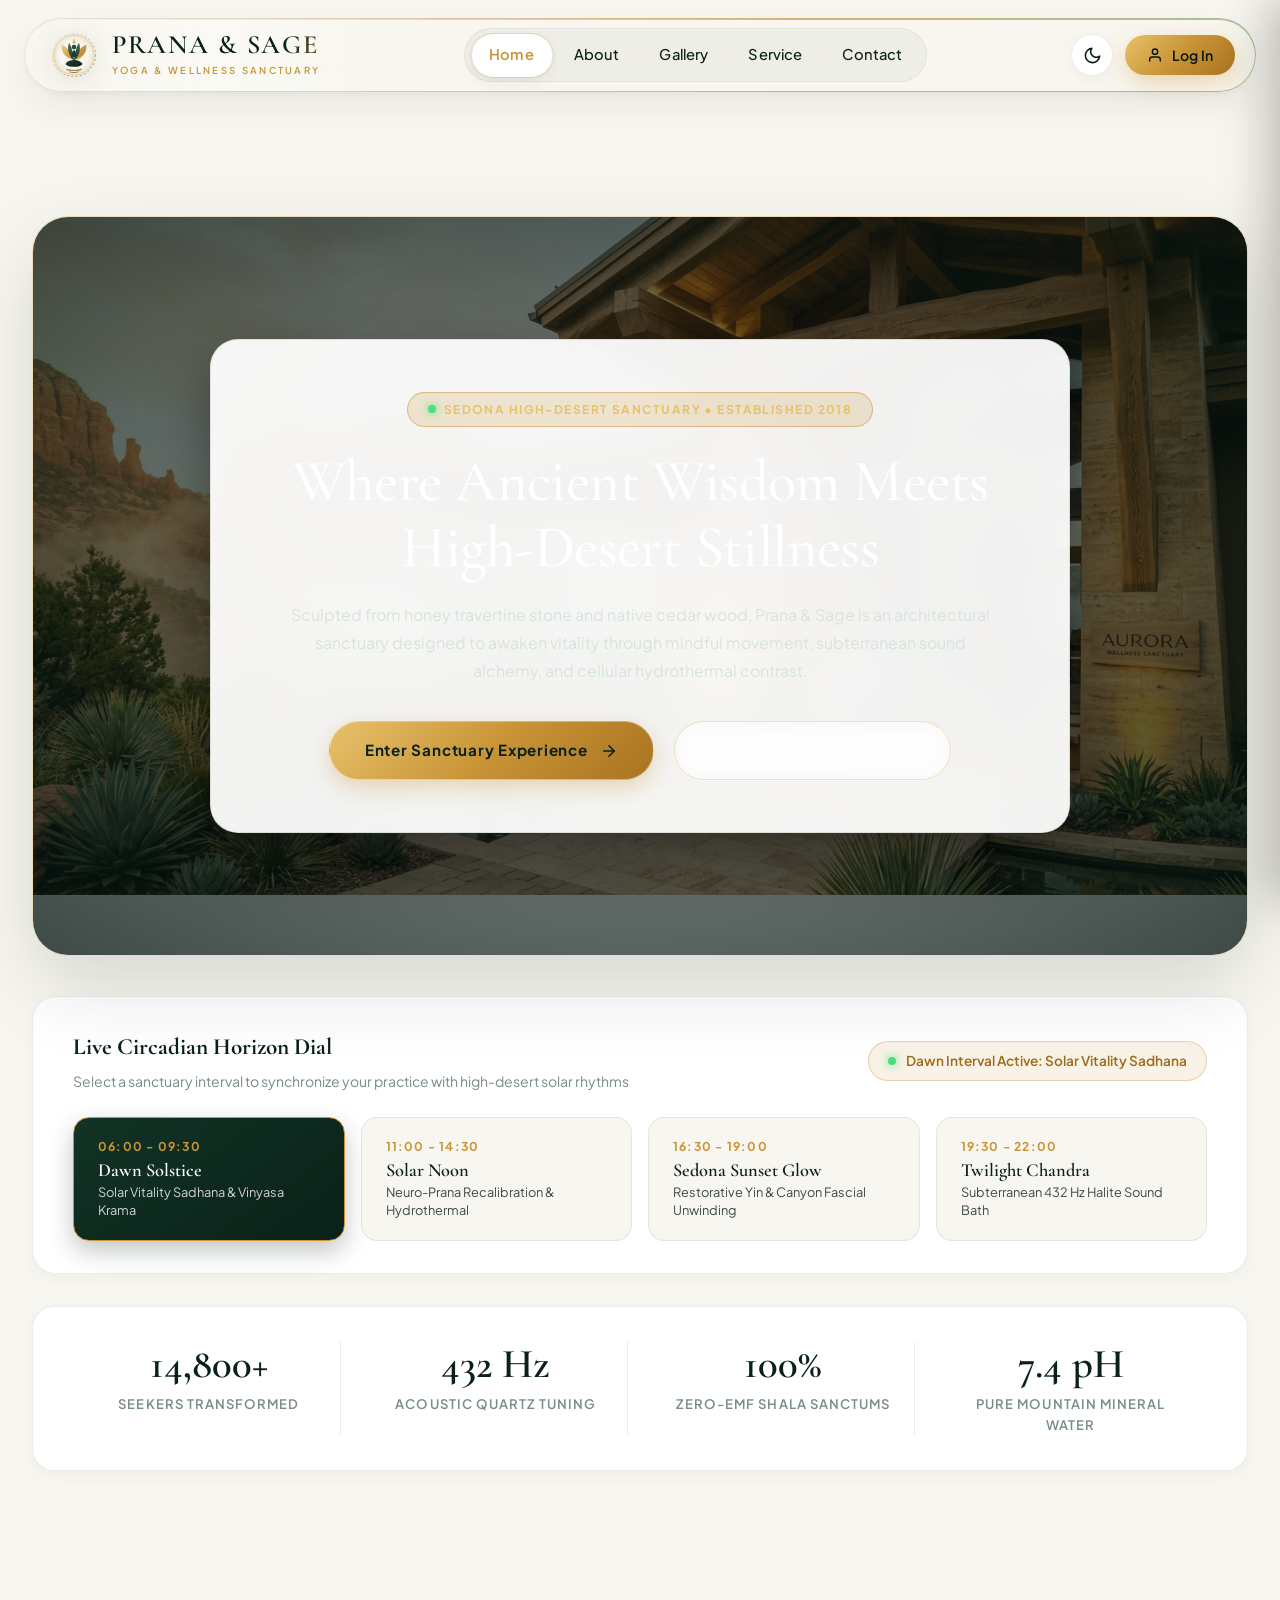
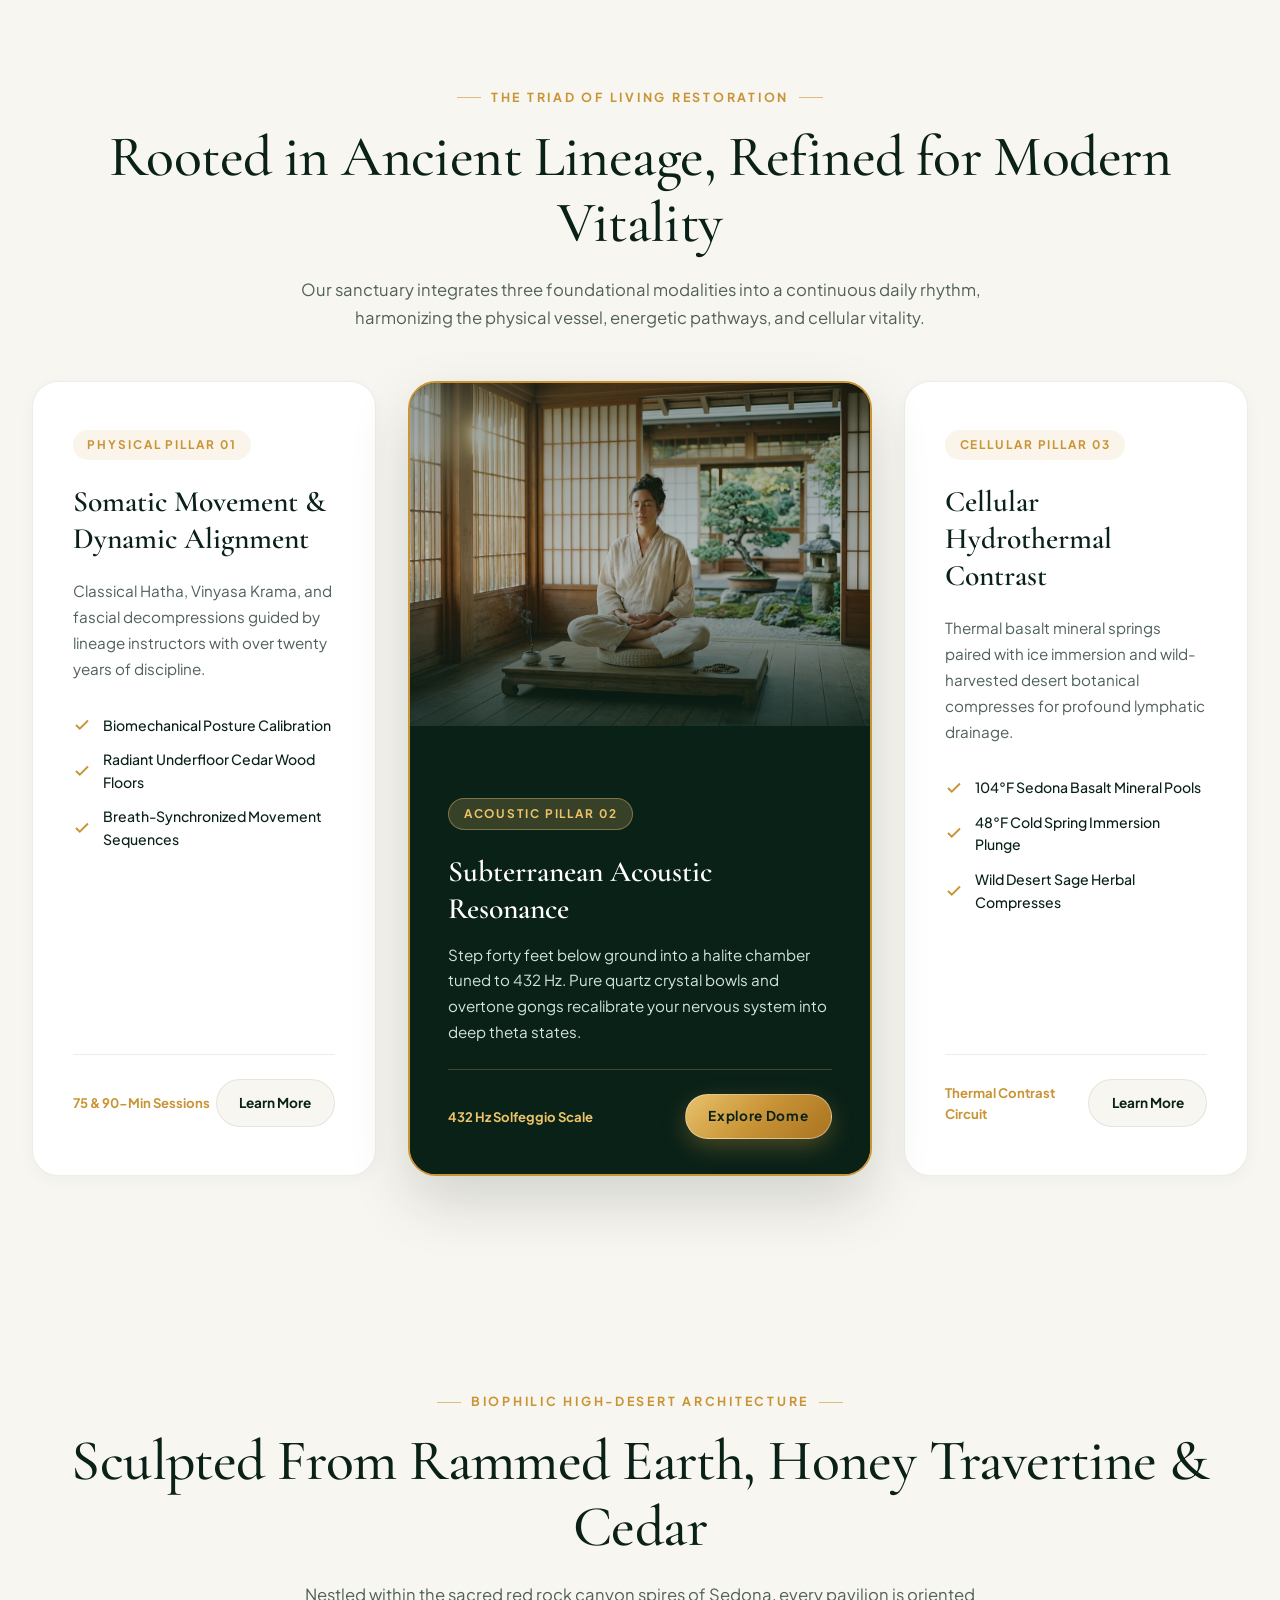
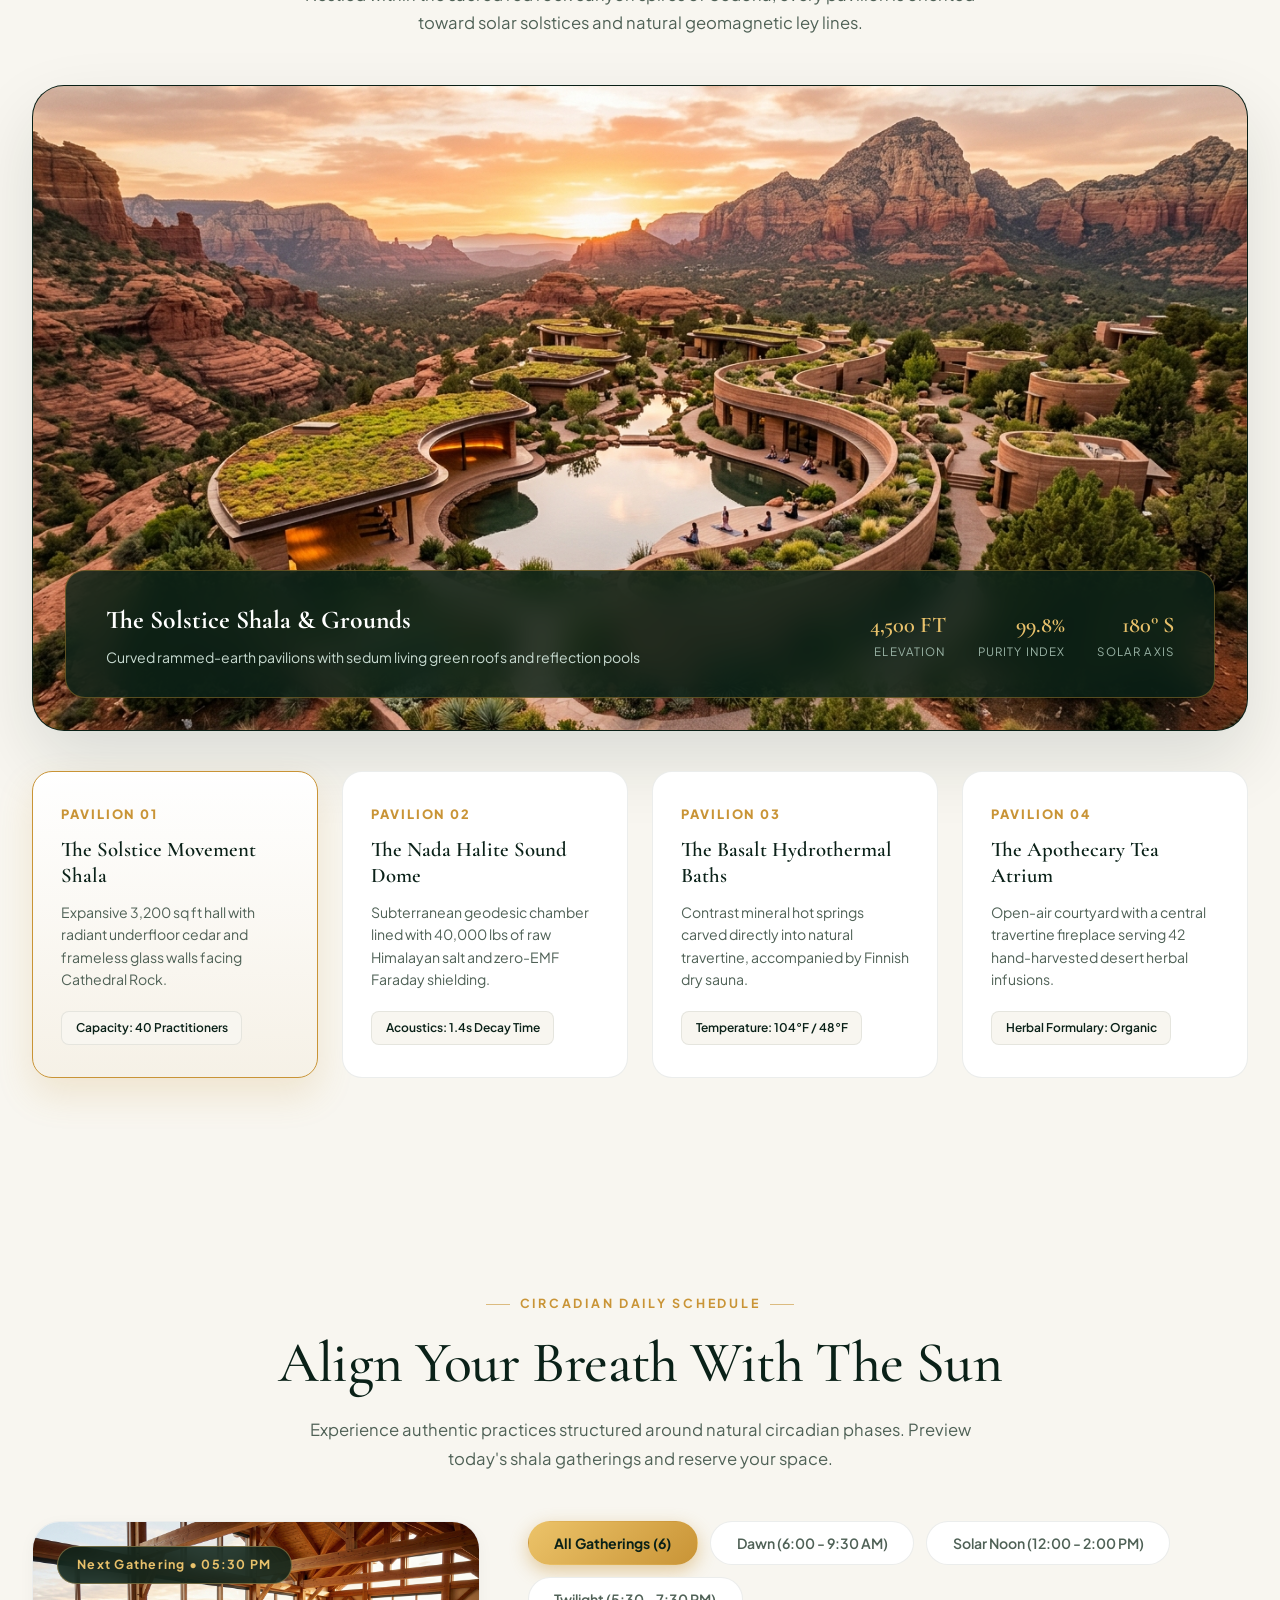
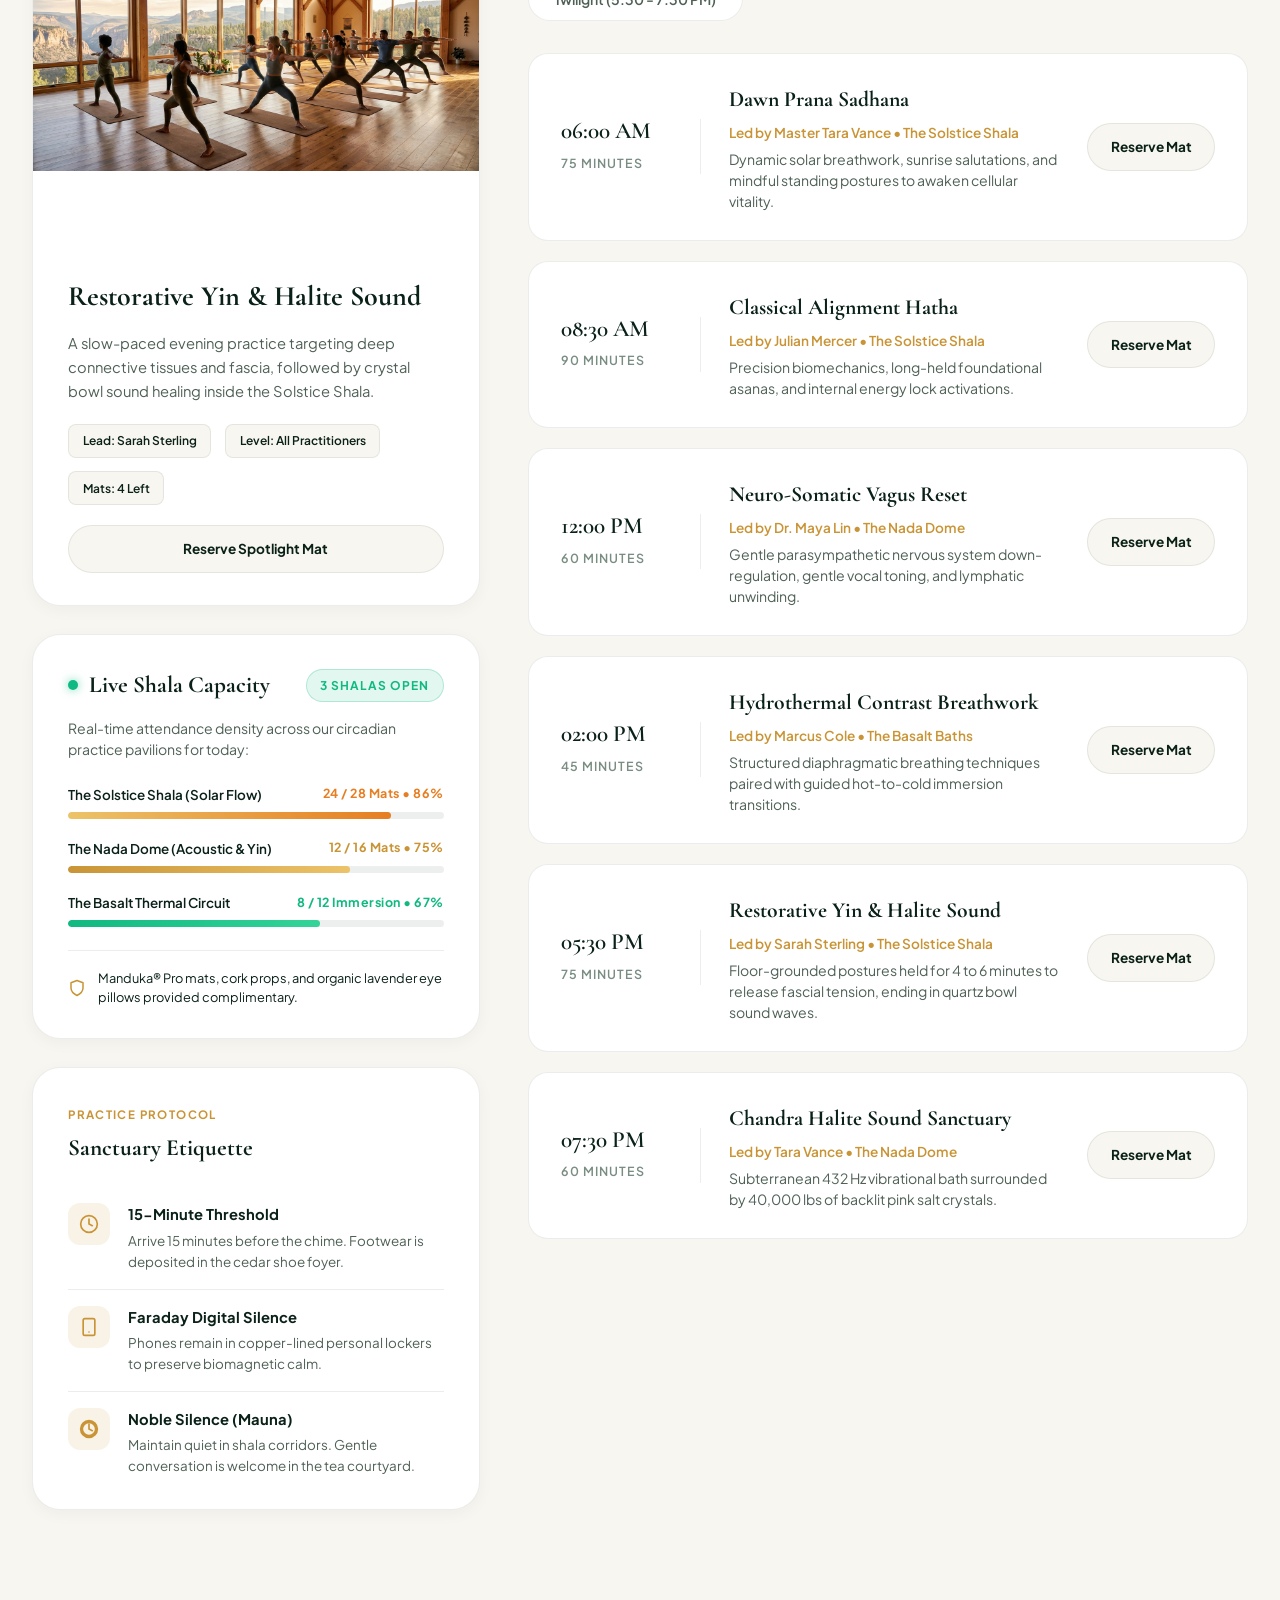
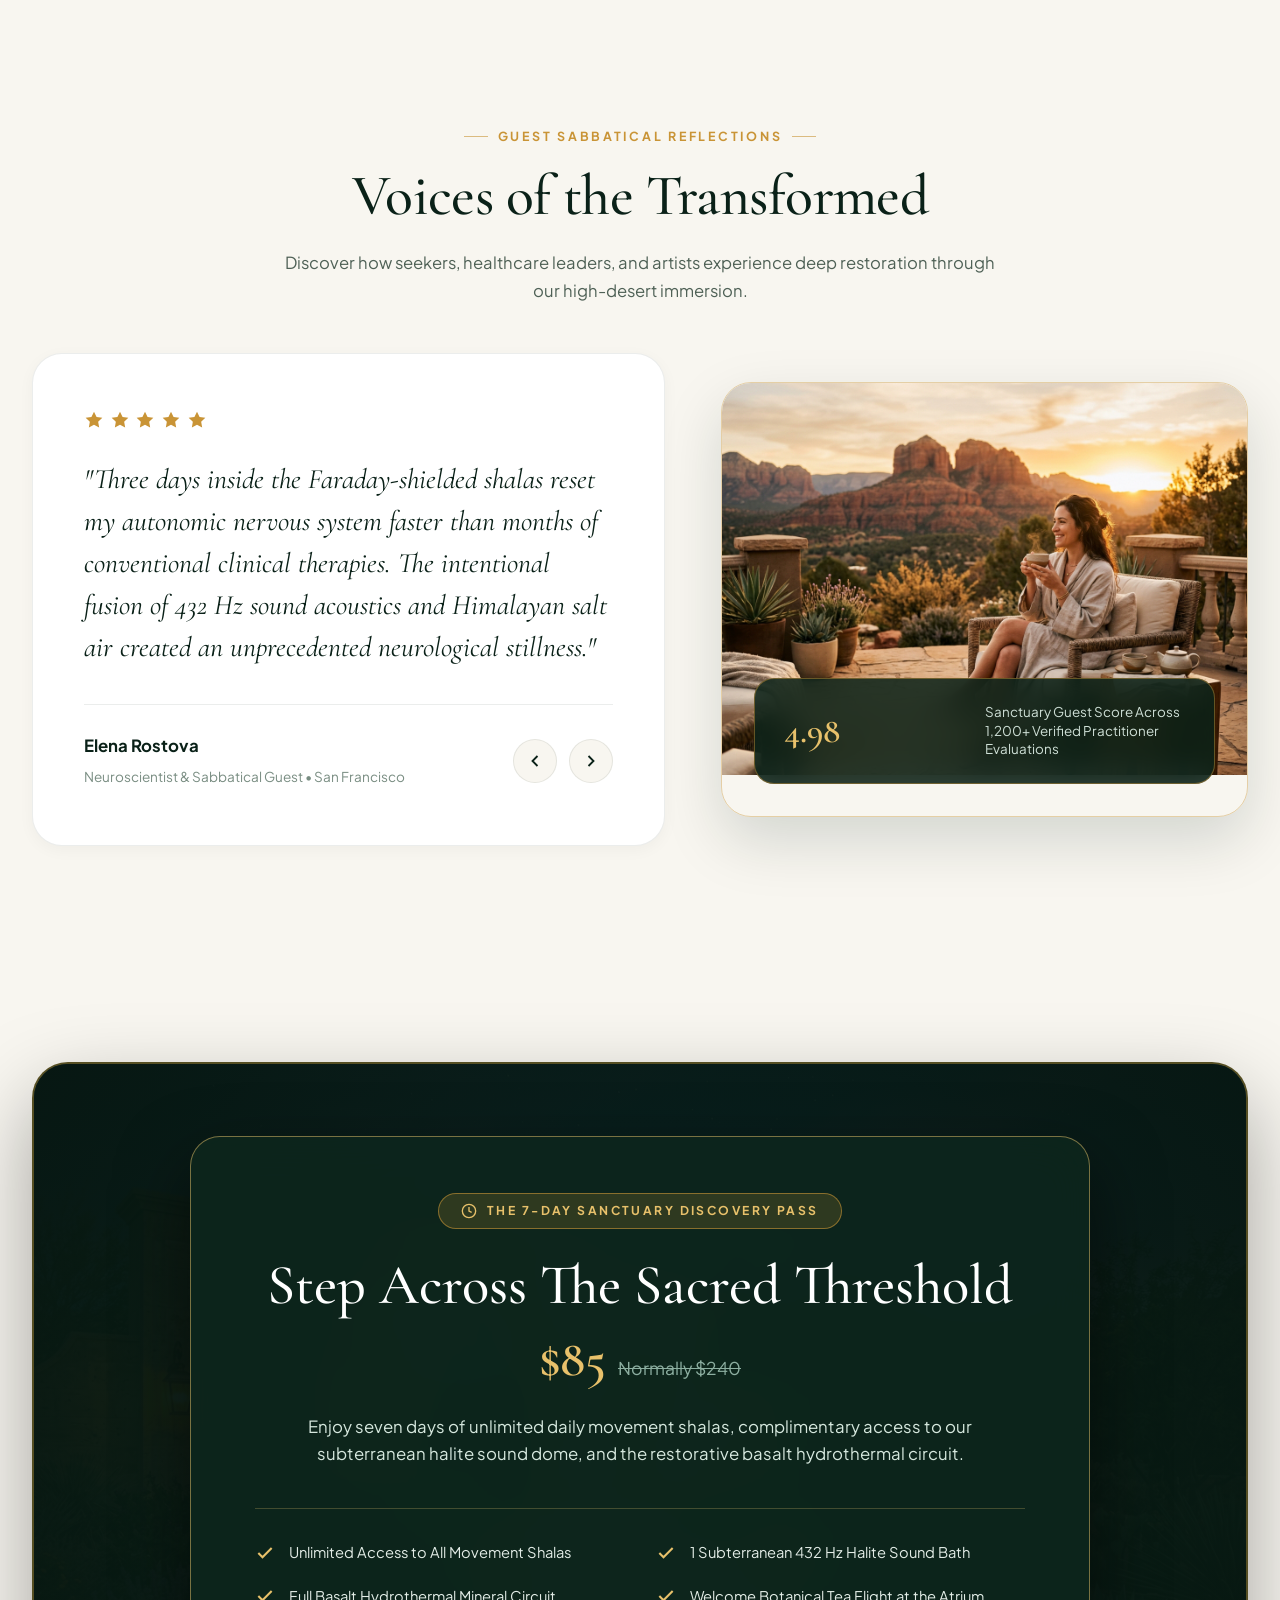
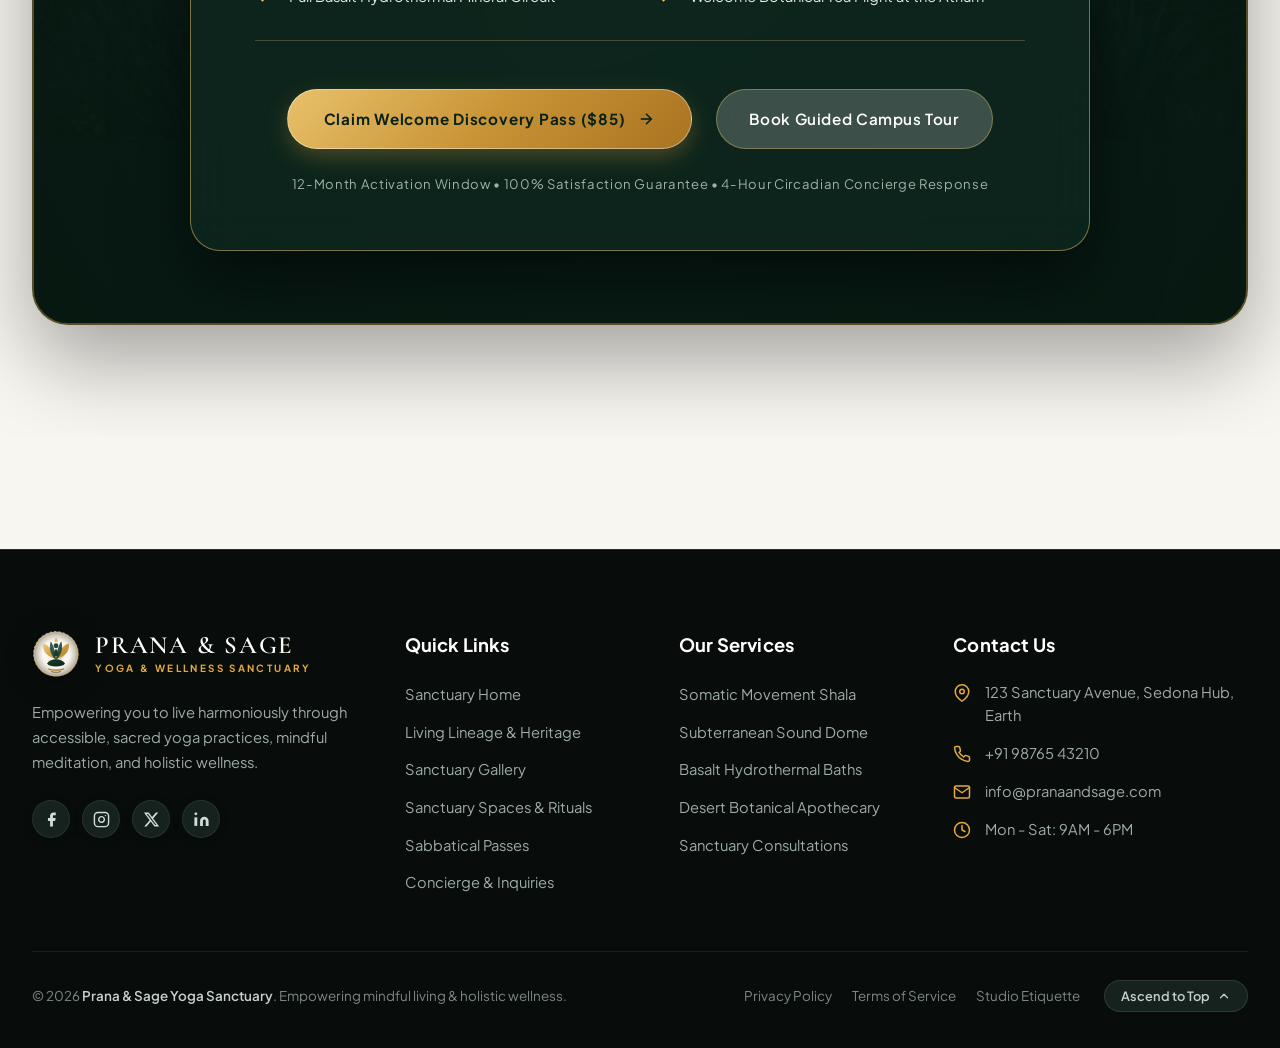
<file: index.html>
<!DOCTYPE html>
<html lang="en">
<head>
  <meta charset="UTF-8">
  <meta name="viewport" content="width=device-width, initial-scale=1.0">
  <meta name="description" content="Prana & Sage Luxury Yoga Studio & Wellness Center in Sedona. Awaken vitality through mindful movement, subterranean sound alchemy, and cellular hydrothermal restoration.">
  <title>Prana & Sage | Luxury Yoga Studio & Wellness Center</title>
  
  <!-- Favicon & Brand Icons -->
  <link rel="icon" type="image/svg+xml" href="favicon.svg">
  <link rel="icon" type="image/png" sizes="32x32" href="favicon.png">
  <link rel="shortcut icon" href="favicon.ico">
  <link rel="apple-touch-icon" sizes="180x180" href="apple-touch-icon.png">
  <link rel="manifest" href="site.webmanifest">
  <meta name="theme-color" content="#0F281E">
  
  <!-- Google Fonts: Cormorant Garamond (Luxury Serif) & Plus Jakarta Sans (Clean Modern Sans) -->
  <link rel="preconnect" href="https://fonts.googleapis.com">
  <link rel="preconnect" href="https://fonts.gstatic.com" crossorigin>
  <link href="https://fonts.googleapis.com/css2?family=Cormorant+Garamond:ital,wght@0,400;0,500;0,600;0,700;1,400&family=Plus+Jakarta+Sans:wght@300;400;500;600;700&display=swap" rel="stylesheet">

  <!-- ==========================================================================
       COMPLETE EMBEDDED STYLESHEET (Floating Zen Capsule Design & Creative Animations)
       ========================================================================== -->
  <style>
    /* ==========================================================================
       1. COLOR PALETTE & DESIGN SYSTEM TOKENS
       ========================================================================== */
    :root {
      /* Canvas & Backgrounds */
      --color-silk: #F8F6F0;
      --color-silk-translucent: rgba(248, 246, 240, 0.88);
      --color-surface: #FFFFFF;
      --color-surface-hover: #F2EFE8;
      --color-surface-translucent: rgba(255, 255, 255, 0.82);
      
      /* Borders & Dividers */
      --color-border: rgba(10, 33, 24, 0.08);
      --color-border-light: rgba(10, 33, 24, 0.04);
      --color-border-focus: rgba(201, 148, 54, 0.45);

      /* Deep Emerald Palette */
      --color-emerald-deep: #0A2118;
      --color-emerald-dark: #071711;
      --color-emerald-medium: #1C4434;
      --color-emerald-soft: #4A7A66;
      --color-emerald-mist: #EAF2EE;

      /* Champagne Gold & Sun Amber */
      --color-gold-primary: #C99436;
      --color-gold-hover: #B38029;
      --color-gold-light: #F7ECD2;
      --color-gold-dark: #9A6C1C;
      --color-gold-gradient: linear-gradient(135deg, #E8C16B 0%, #C99436 50%, #A97321 100%);
      --color-gold-gradient-hover: linear-gradient(135deg, #F0CC79 0%, #D8A243 50%, #B88028 100%);
      --color-gold-glow: 0 8px 24px -2px rgba(201, 148, 54, 0.38);

      /* Typography */
      --color-text-main: #0A2118;
      --color-text-body: #4F6156;
      --color-text-muted: #798D82;
      --color-white: #FFFFFF;

      --font-serif: 'Cormorant Garamond', Georgia, 'Times New Roman', serif;
      --font-sans: 'Plus Jakarta Sans', -apple-system, BlinkMacSystemFont, 'Segoe UI', Roboto, sans-serif;

      /* Elevation & Shadows */
      --shadow-subtle: 0 4px 16px rgba(10, 33, 24, 0.04);
      --shadow-capsule: 0 16px 40px -8px rgba(10, 33, 24, 0.09), 0 2px 8px rgba(10, 33, 24, 0.03);
      --shadow-scrolled: 0 20px 50px -10px rgba(10, 33, 24, 0.16), 0 0 0 1px rgba(201, 148, 54, 0.22);
      --shadow-dropdown: 0 24px 50px -6px rgba(10, 33, 24, 0.14), 0 4px 16px rgba(10, 33, 24, 0.04);
      --shadow-modal: 0 28px 70px -12px rgba(7, 23, 17, 0.4);

      /* Transitions */
      --transition-instant: 0.15s cubic-bezier(0.16, 1, 0.3, 1);
      --transition-smooth: 0.3s cubic-bezier(0.16, 1, 0.3, 1);
      --transition-spring: 0.45s cubic-bezier(0.34, 1.56, 0.64, 1);
    }

    /* Dark Mode Theme */
    body.dark-mode {
      --color-silk: #080E0B;
      --color-silk-translucent: rgba(8, 14, 11, 0.88);
      --color-surface: #101915;
      --color-surface-hover: #18251F;
      --color-surface-translucent: rgba(16, 25, 21, 0.82);

      --color-border: rgba(232, 193, 107, 0.14);
      --color-border-light: rgba(255, 255, 255, 0.06);
      --color-border-focus: rgba(232, 193, 107, 0.5);

      --color-emerald-deep: #F3F7F4;
      --color-emerald-dark: #FFFFFF;
      --color-emerald-medium: #7EB89F;
      --color-emerald-soft: #A2CBB7;
      --color-emerald-mist: #15241C;

      --color-gold-primary: #ECC369;
      --color-gold-hover: #F7D58B;
      --color-gold-light: #241F14;
      --color-gold-dark: #C99436;
      --color-gold-gradient: linear-gradient(135deg, #F5D588 0%, #ECC369 50%, #C48E2F 100%);
      --color-gold-gradient-hover: linear-gradient(135deg, #FFE09C 0%, #F5CE7A 50%, #D89F3A 100%);
      --color-gold-glow: 0 8px 28px -2px rgba(236, 195, 105, 0.45);

      --color-text-main: #F3F7F4;
      --color-text-body: #A4B7AD;
      --color-text-muted: #7E9388;
      --color-white: #101915;

      --shadow-subtle: 0 4px 16px rgba(0, 0, 0, 0.4);
      --shadow-capsule: 0 16px 45px -8px rgba(0, 0, 0, 0.65), 0 0 0 1px rgba(232, 193, 107, 0.18);
      --shadow-scrolled: 0 24px 60px -10px rgba(0, 0, 0, 0.8), 0 0 0 1px rgba(232, 193, 107, 0.32);
      --shadow-dropdown: 0 26px 56px -6px rgba(0, 0, 0, 0.8), 0 0 0 1px rgba(232, 193, 107, 0.2);
      --shadow-modal: 0 30px 75px -10px rgba(0, 0, 0, 0.9);
    }

    /* ==========================================================================
       2. RESET & CANVAS FOUNDATIONS
       ========================================================================== */
    *, *::before, *::after {
      box-sizing: border-box;
      margin: 0;
      padding: 0;
    }

    html {
      scroll-behavior: smooth;
      font-size: 16px;
    }

    body {
      font-family: var(--font-sans);
      background-color: var(--color-silk);
      color: var(--color-text-main);
      line-height: 1.6;
      -webkit-font-smoothing: antialiased;
      -moz-osx-font-smoothing: grayscale;
      overflow-x: hidden;
      min-height: 160vh; /* Smooth vertical scroll space to experience sticky capsule dynamics */
      transition: background-color var(--transition-smooth), color var(--transition-smooth);
      background-image: radial-gradient(circle at 50% 10%, rgba(201, 148, 54, 0.04) 0%, transparent 60%);
    }

    body.dark-mode {
      background-image: radial-gradient(circle at 50% 10%, rgba(232, 193, 107, 0.05) 0%, transparent 65%);
    }

    a {
      text-decoration: none;
      color: inherit;
      transition: color var(--transition-instant);
    }

    button {
      border: none;
      background: transparent;
      cursor: pointer;
      font-family: inherit;
    }

    ul {
      list-style: none;
    }

    /* ==========================================================================
       3. FLOATING ZEN CAPSULE NAVBAR
       ========================================================================== */
    .header-wrapper {
      position: fixed;
      top: 18px;
      left: 0;
      right: 0;
      z-index: 1000;
      padding: 0 1.5rem;
      pointer-events: none;
      transition: top 0.38s cubic-bezier(0.16, 1, 0.3, 1);
    }

    .header-wrapper.is-scrolled {
      top: 10px;
    }

    .navbar {
      pointer-events: auto;
      max-width: 1300px;
      margin: 0 auto;
      height: 74px;
      padding: 0 1.25rem 0 1.6rem;
      display: flex;
      align-items: center;
      justify-content: space-between;
      background: var(--color-silk-translucent);
      backdrop-filter: blur(28px) saturate(190%);
      -webkit-backdrop-filter: blur(28px) saturate(190%);
      border-radius: 999px;
      border: 1px solid var(--color-border);
      box-shadow: var(--shadow-capsule);
      position: relative;
      transition: height 0.35s cubic-bezier(0.16, 1, 0.3, 1), 
                  box-shadow 0.35s cubic-bezier(0.16, 1, 0.3, 1),
                  background-color var(--transition-smooth),
                  border-color var(--transition-smooth);
    }

    .header-wrapper.is-scrolled .navbar {
      height: 66px;
      background: var(--color-surface-translucent);
      box-shadow: var(--shadow-scrolled);
    }

    /* Flowing Celestial Aurora Perimeter Halo Border */
    @keyframes auroraFlow {
      0% {
        background-position: 0% 50%;
      }
      50% {
        background-position: 100% 50%;
      }
      100% {
        background-position: 0% 50%;
      }
    }

    .navbar::before {
      content: '';
      position: absolute;
      inset: -1px;
      border-radius: 999px;
      padding: 1.5px;
      background: linear-gradient(90deg, 
        transparent 0%, 
        var(--color-gold-primary) 25%, 
        #5CB590 50%, 
        var(--color-gold-primary) 75%, 
        transparent 100%
      );
      background-size: 250% 100%;
      animation: auroraFlow 9s ease-in-out infinite;
      -webkit-mask: linear-gradient(#fff 0 0) content-box, linear-gradient(#fff 0 0);
      -webkit-mask-composite: xor;
      mask-composite: exclude;
      opacity: 0.65;
      pointer-events: none;
    }

    /* Specular Crystal Light Gleam across the Floating Capsule */
    @keyframes capsuleSpecular {
      0% {
        transform: translateX(-150%) skewX(-20deg);
        opacity: 0;
      }
      15% {
        opacity: 0.65;
      }
      32% {
        transform: translateX(250%) skewX(-20deg);
        opacity: 0;
      }
      100% {
        transform: translateX(250%) skewX(-20deg);
        opacity: 0;
      }
    }

    .navbar::after {
      content: '';
      position: absolute;
      top: 0;
      left: 0;
      width: 32%;
      height: 100%;
      background: linear-gradient(90deg, 
        transparent 0%, 
        rgba(255, 255, 255, 0.32) 50%, 
        transparent 100%
      );
      border-radius: 999px;
      animation: capsuleSpecular 12s ease-in-out infinite;
      pointer-events: none;
      z-index: 1;
      overflow: hidden;
    }

    body.dark-mode .navbar::after {
      background: linear-gradient(90deg, 
        transparent 0%, 
        rgba(232, 193, 107, 0.18) 50%, 
        transparent 100%
      );
    }

    /* ==========================================================================
       4. BRAND LOGO & SACRED LOTUS ANIMATIONS
       ========================================================================== */
    .brand {
      display: flex;
      align-items: center;
      gap: 0.95rem;
      text-decoration: none;
      z-index: 1003;
      cursor: pointer;
      user-select: none;
    }

    .brand-icon {
      width: 46px;
      height: 46px;
      flex-shrink: 0;
      transition: transform var(--transition-spring), filter var(--transition-smooth);
      filter: drop-shadow(0 4px 12px rgba(10, 33, 24, 0.1));
    }

    .brand:hover .brand-icon {
      transform: scale(1.08) translateY(-1px);
      filter: drop-shadow(0 8px 22px rgba(201, 148, 54, 0.45));
    }

    /* 1. Mandala Sacred Orbit (Outer Clockwise, Inner Counter-Clockwise) */
    @keyframes lotusMandalaOrbit {
      from { transform: rotate(0deg); }
      to { transform: rotate(360deg); }
    }

    @keyframes mandalaCounterRotate {
      from { transform: rotate(360deg); }
      to { transform: rotate(0deg); }
    }

    .mandala-outer-ring {
      transform-origin: 32px 32px;
      animation: lotusMandalaOrbit 26s linear infinite;
      transition: animation-duration 0.6s ease;
    }

    .mandala-inner-ring {
      transform-origin: 32px 32px;
      animation: mandalaCounterRotate 36s linear infinite;
      stroke: var(--color-gold-primary);
      opacity: 0.55;
    }

    .brand:hover .mandala-outer-ring {
      animation-duration: 9s;
    }

    .brand:hover .mandala-inner-ring {
      animation-duration: 14s;
    }

    /* 2. Prana Breathing Pulse (Crown Chakra Bindu & Flame) */
    @keyframes pranaBreathe {
      0%, 100% {
        transform: scale(1);
        opacity: 0.85;
        filter: drop-shadow(0 0 2px rgba(201, 148, 54, 0.5));
      }
      50% {
        transform: scale(1.35);
        opacity: 1;
        filter: drop-shadow(0 0 7px rgba(201, 148, 54, 0.95)) drop-shadow(0 0 12px rgba(245, 214, 136, 0.85));
      }
    }

    .crown-bindu {
      transform-origin: 32px 14px;
      animation: pranaBreathe 4s ease-in-out infinite;
    }

    .crown-flame {
      transform-origin: 32px 11px;
      animation: pranaBreathe 4s ease-in-out infinite 0.4s;
    }

    /* 3. Chandra Moon Glow */
    @keyframes chandraGlow {
      0%, 100% { opacity: 0.25; }
      50% { opacity: 0.55; }
    }

    .chandra-moon {
      animation: chandraGlow 6s ease-in-out infinite;
    }

    /* 4. Lotus Petals Organic Spring Bloom on Hover */
    .brand-icon .lotus-petal {
      transform-origin: 32px 39px;
      transition: transform 0.55s cubic-bezier(0.34, 1.56, 0.64, 1);
    }

    .brand:hover .lotus-petal.petal-left-outer {
      transform: rotate(-7deg) scale(1.06);
    }

    .brand:hover .lotus-petal.petal-right-outer {
      transform: rotate(7deg) scale(1.06);
    }

    .brand:hover .lotus-petal.petal-left-inner {
      transform: rotate(-3.5deg) scale(1.03);
    }

    .brand:hover .lotus-petal.petal-right-inner {
      transform: rotate(3.5deg) scale(1.03);
    }

    /* 5. Grounding Sacred Energy Ripples */
    @keyframes groundingRipplePulse {
      0%, 100% { opacity: 0.7; transform: scaleX(1); }
      50% { opacity: 1; transform: scaleX(1.04); }
    }

    .grounding-ripple {
      transform-origin: 32px 52px;
      animation: groundingRipplePulse 5s ease-in-out infinite;
    }

    .brand-text {
      display: flex;
      flex-direction: column;
    }

    /* Luminous Gold Leaf Foil Shimmer on Brand Title */
    .brand-title {
      font-family: var(--font-serif);
      font-size: 1.65rem;
      font-weight: 600;
      letter-spacing: 0.07em;
      color: var(--color-text-main);
      line-height: 1.05;
      text-transform: uppercase;
      background: linear-gradient(120deg, 
        var(--color-text-main) 0%, 
        var(--color-text-main) 35%, 
        var(--color-gold-primary) 50%, 
        var(--color-text-main) 65%, 
        var(--color-text-main) 100%
      );
      background-size: 240% auto;
      -webkit-background-clip: text;
      -webkit-text-fill-color: transparent;
      transition: background-position 0.7s cubic-bezier(0.16, 1, 0.3, 1);
    }

    .brand:hover .brand-title {
      background-position: -120% center;
    }

    .brand-tagline {
      font-size: 0.6rem;
      text-transform: uppercase;
      letter-spacing: 0.24em;
      color: var(--color-gold-primary);
      font-weight: 600;
      margin-top: 3px;
      transition: color var(--transition-smooth);
    }

    /* ==========================================================================
       5. NAVIGATION MENU & DYNAMIC MAGNETIC SLIDING PILL (DESKTOP)
       ========================================================================== */
    .nav-menu {
      position: relative;
      display: flex;
      align-items: center;
      gap: 0.2rem;
      padding: 0.3rem 0.35rem;
      background: rgba(10, 33, 24, 0.035);
      border-radius: 999px;
      border: 1px solid rgba(10, 33, 24, 0.06);
      backdrop-filter: blur(10px);
      -webkit-backdrop-filter: blur(10px);
      transition: background-color var(--transition-smooth), border-color var(--transition-smooth);
    }

    body.dark-mode .nav-menu {
      background: rgba(232, 193, 107, 0.05);
      border-color: rgba(232, 193, 107, 0.12);
    }

    /* Dynamic Zen Magnetic Sliding Pill Indicator */
    .nav-slider-pill {
      position: absolute;
      top: 5px;
      bottom: 5px;
      left: 0;
      border-radius: 999px;
      background: var(--color-surface);
      box-shadow: 0 4px 14px rgba(10, 33, 24, 0.08), 0 0 0 1px rgba(201, 148, 54, 0.25);
      transition: transform 0.38s cubic-bezier(0.34, 1.25, 0.64, 1), 
                  width 0.38s cubic-bezier(0.34, 1.25, 0.64, 1),
                  opacity 0.2s ease;
      pointer-events: none;
      z-index: 1;
      will-change: transform, width;
    }

    body.dark-mode .nav-slider-pill {
      background: rgba(24, 38, 32, 0.92);
      box-shadow: 0 6px 18px rgba(0, 0, 0, 0.45), 0 0 0 1px rgba(232, 193, 107, 0.32);
    }

    .nav-item {
      position: relative;
      z-index: 2;
    }

    .nav-link {
      display: inline-flex;
      align-items: center;
      gap: 0.42rem;
      padding: 0.62rem 1.15rem;
      font-size: 0.92rem;
      font-weight: 500;
      color: var(--color-text-main);
      border-radius: 999px;
      letter-spacing: 0.01em;
      position: relative;
      z-index: 2;
      transition: color 0.22s ease, transform 0.22s ease;
      background: transparent !important;
    }

    .nav-link svg.chevron {
      width: 14px;
      height: 14px;
      stroke-width: 2.2;
      transition: transform var(--transition-spring), stroke var(--transition-instant);
      opacity: 0.75;
    }

    .nav-link:hover,
    .nav-item:hover > .nav-link {
      color: var(--color-gold-primary);
      transform: translateY(-1px);
    }

    .nav-item:hover > .nav-link svg.chevron {
      transform: rotate(180deg);
      opacity: 1;
      stroke: var(--color-gold-primary);
    }

    .nav-link.is-active {
      font-weight: 600;
      color: var(--color-gold-primary);
    }

    /* ==========================================================================
       6. LOTUS BLOSSOM CASCADING DROPDOWN MENU
       ========================================================================== */
    @keyframes blossomReveal {
      0% {
        opacity: 0;
        transform: translateY(14px) scale(0.92);
        filter: blur(4px);
      }
      100% {
        opacity: 1;
        transform: translateY(6px) scale(1);
        filter: blur(0);
      }
    }

    .dropdown-menu {
      position: absolute;
      top: 100%;
      left: 0;
      background-color: var(--color-surface);
      border-radius: 16px;
      padding: 0.55rem;
      min-width: 170px;
      border: 1px solid var(--color-border);
      box-shadow: var(--shadow-dropdown);
      opacity: 0;
      visibility: hidden;
      transform: translateY(12px) scale(0.94);
      transform-origin: top left;
      transition: opacity 0.22s ease, 
                  transform 0.25s cubic-bezier(0.16, 1, 0.3, 1), 
                  visibility 0.22s,
                  background-color var(--transition-smooth),
                  border-color var(--transition-smooth);
      pointer-events: none;
      z-index: 990;
    }

    body.dark-mode .dropdown-menu {
      background-color: rgba(16, 25, 21, 0.95);
      backdrop-filter: blur(24px);
      -webkit-backdrop-filter: blur(24px);
      border: 1px solid rgba(232, 193, 107, 0.22);
      box-shadow: 0 24px 52px -6px rgba(0, 0, 0, 0.75), 0 0 20px rgba(232, 193, 107, 0.12);
    }

    .nav-item:hover > .dropdown-menu,
    .nav-item:focus-within > .dropdown-menu {
      opacity: 1;
      visibility: visible;
      animation: blossomReveal 0.32s cubic-bezier(0.16, 1, 0.3, 1) forwards;
      pointer-events: auto;
    }

    .dropdown-item {
      display: flex;
      align-items: center;
      gap: 0.65rem;
      padding: 0.68rem 1rem;
      font-size: 0.92rem;
      font-weight: 500;
      color: var(--color-text-main);
      border-radius: 10px;
      transition: background-color 0.2s ease, color 0.2s ease, transform 0.22s cubic-bezier(0.34, 1.3, 0.64, 1);
      text-decoration: none;
      white-space: nowrap;
      position: relative;
    }

    .dropdown-item::before {
      content: '';
      width: 6px;
      height: 6px;
      border-radius: 50%;
      background: var(--color-gold-gradient);
      opacity: 0;
      transform: scale(0);
      transition: transform 0.25s cubic-bezier(0.34, 1.5, 0.64, 1), opacity 0.2s ease;
      box-shadow: 0 0 8px var(--color-gold-primary);
    }

    .dropdown-item:hover::before {
      opacity: 1;
      transform: scale(1);
    }

    .dropdown-item:hover {
      background-color: var(--color-surface-hover);
      color: var(--color-gold-primary);
      transform: translateX(5px);
    }

    /* ==========================================================================
       7. ACTION CONTROLS (Theme Switcher, Login CTA, Hamburger)
       ========================================================================== */
    .nav-actions {
      display: flex;
      align-items: center;
      gap: 0.75rem;
    }

    /* Circular Frosted Action Button */
    .action-btn {
      width: 42px;
      height: 42px;
      border-radius: 50%;
      display: flex;
      align-items: center;
      justify-content: center;
      color: var(--color-text-main);
      background-color: var(--color-surface);
      border: 1px solid var(--color-border);
      box-shadow: var(--shadow-subtle);
      transition: all var(--transition-instant);
      position: relative;
      overflow: hidden;
    }

    .action-btn:hover {
      background-color: var(--color-surface-hover);
      border-color: var(--color-border-focus);
      color: var(--color-gold-primary);
      transform: translateY(-1px);
    }

    .action-btn svg {
      width: 19px;
      height: 19px;
    }

    /* Pro Theme Toggle Button with Celestial Orbit Animation */
    .theme-toggle {
      cursor: pointer;
    }

    .theme-toggle svg {
      transition: transform 0.4s cubic-bezier(0.34, 1.56, 0.64, 1), color var(--transition-instant);
    }

    .theme-toggle:hover svg {
      transform: rotate(35deg) scale(1.15);
      color: var(--color-gold-primary);
    }

    body.dark-mode .theme-toggle:hover svg {
      transform: rotate(50deg) scale(1.15);
      color: var(--color-gold-primary);
    }

    /* Cosmic celestial 360 flip when toggled */
    .theme-toggle.switching svg {
      animation: celestialOrbit 0.5s cubic-bezier(0.34, 1.4, 0.64, 1);
    }

    @keyframes celestialOrbit {
      0% { transform: rotate(0deg) scale(1); }
      50% { transform: rotate(180deg) scale(0.35); opacity: 0.25; }
      100% { transform: rotate(360deg) scale(1); opacity: 1; }
    }

    /* Pro CTA Button ("Log In") with Breathing Golden Aura Pulse */
    @keyframes ctaPulse {
      0%, 100% {
        box-shadow: 0 4px 18px rgba(201, 148, 54, 0.35);
      }
      50% {
        box-shadow: 0 6px 26px rgba(201, 148, 54, 0.58), 0 0 16px rgba(245, 214, 136, 0.42);
      }
    }

    .btn-cta {
      display: inline-flex;
      align-items: center;
      gap: 0.55rem;
      background: var(--color-gold-gradient);
      color: #071711;
      font-size: 0.88rem;
      font-weight: 600;
      letter-spacing: 0.02em;
      padding: 0.68rem 1.35rem;
      border-radius: 999px;
      box-shadow: var(--color-gold-glow);
      transition: all var(--transition-smooth);
      white-space: nowrap;
      cursor: pointer;
      position: relative;
      overflow: hidden;
      animation: ctaPulse 4.5s ease-in-out infinite;
    }

    /* Shimmer Light Sheen Reflection on Hover */
    .btn-cta::after {
      content: '';
      position: absolute;
      top: -50%;
      left: -50%;
      width: 200%;
      height: 200%;
      background: linear-gradient(60deg, transparent 40%, rgba(255, 255, 255, 0.38) 50%, transparent 60%);
      transform: translateX(-100%);
      transition: transform 0.65s ease;
    }

    .btn-cta:hover::after {
      transform: translateX(100%);
    }

    .btn-cta:hover {
      background: var(--color-gold-gradient-hover);
      transform: translateY(-2px);
      box-shadow: 0 12px 30px -2px rgba(201, 148, 54, 0.6);
      color: #071711;
    }

    .btn-cta:active {
      transform: translateY(0);
    }

    .btn-cta svg {
      width: 16px;
      height: 16px;
      transition: transform var(--transition-instant);
    }

    .btn-cta:hover svg {
      transform: translateX(2px);
    }

    /* Interactive Zen Water Ripple on Button Click */
    .zen-ripple {
      position: absolute;
      border-radius: 50%;
      pointer-events: none;
      background: radial-gradient(circle, rgba(255, 255, 255, 0.75) 0%, rgba(201, 148, 54, 0.45) 50%, transparent 100%);
      transform: scale(0);
      animation: zenRippleExpand 0.65s cubic-bezier(0.1, 0.8, 0.3, 1) forwards;
      z-index: 10;
    }

    @keyframes zenRippleExpand {
      0% {
        transform: scale(0);
        opacity: 0.85;
      }
      100% {
        transform: scale(3.8);
        opacity: 0;
      }
    }

    /* Mobile Hamburger Trigger with Spring Dynamics */
    .mobile-toggle {
      display: none;
      width: 44px;
      height: 44px;
      border-radius: 50%;
      flex-direction: column;
      align-items: center;
      justify-content: center;
      gap: 5px;
      padding: 10px;
      cursor: pointer;
      z-index: 1005;
      background: var(--color-surface);
      border: 1px solid var(--color-border);
      box-shadow: var(--shadow-subtle);
      transition: all 0.3s cubic-bezier(0.34, 1.56, 0.64, 1);
      position: relative;
      overflow: hidden;
    }

    .mobile-toggle:hover {
      border-color: var(--color-gold-primary);
      box-shadow: 0 0 16px rgba(201, 148, 54, 0.32);
      transform: scale(1.06);
    }

    .mobile-toggle span {
      display: block;
      width: 20px;
      height: 2px;
      background-color: var(--color-text-main);
      border-radius: 2px;
      transition: transform var(--transition-smooth), opacity var(--transition-smooth), background-color var(--transition-smooth);
    }

    .mobile-toggle.is-active {
      background: var(--color-surface-hover);
      border-color: var(--color-gold-primary);
      box-shadow: 0 0 18px rgba(201, 148, 54, 0.4);
    }

    .mobile-toggle.is-active span {
      background-color: var(--color-gold-primary);
    }

    .mobile-toggle.is-active span:nth-child(1) {
      transform: translateY(7px) rotate(45deg);
    }
    .mobile-toggle.is-active span:nth-child(2) {
      opacity: 0;
    }
    .mobile-toggle.is-active span:nth-child(3) {
      transform: translateY(-7px) rotate(-45deg);
    }

    /* ==========================================================================
       8. RESPONSIVE MOBILE DRAWER (Slide-Over)
       ========================================================================== */
    .mobile-overlay {
      position: fixed;
      inset: 0;
      background: rgba(8, 14, 11, 0.65);
      backdrop-filter: blur(6px);
      opacity: 0;
      visibility: hidden;
      transition: opacity var(--transition-smooth), visibility var(--transition-smooth);
      z-index: 1001;
    }

    .mobile-overlay.is-active {
      opacity: 1;
      visibility: visible;
    }

    .mobile-drawer {
      position: fixed;
      top: 0;
      right: 0;
      bottom: 0;
      width: 86%;
      max-width: 380px;
      background: var(--color-silk);
      box-shadow: -12px 0 45px rgba(0, 0, 0, 0.25);
      z-index: 1002;
      transform: translateX(100%);
      transition: transform var(--transition-smooth), background-color var(--transition-smooth);
      display: flex;
      flex-direction: column;
      overflow-y: auto;
      padding: 2rem 1.6rem;
      border-left: 1px solid var(--color-border);
    }

    body.dark-mode .mobile-drawer {
      background: #09120E;
      border-left: 1px solid rgba(232, 193, 107, 0.15);
    }

    .mobile-drawer.is-active {
      transform: translateX(0);
    }

    .drawer-header {
      display: flex;
      align-items: center;
      justify-content: space-between;
      margin-bottom: 2rem;
      padding-bottom: 1.25rem;
      border-bottom: 1px solid var(--color-border);
    }

    .drawer-close-btn {
      width: 38px;
      height: 38px;
      border-radius: 50%;
      background: var(--color-surface);
      border: 1px solid var(--color-border);
      display: flex;
      align-items: center;
      justify-content: center;
      color: var(--color-text-main);
      transition: all var(--transition-instant);
    }

    .drawer-close-btn:hover {
      background: var(--color-surface-hover);
      color: var(--color-gold-primary);
    }

    .mobile-nav-list {
      display: flex;
      flex-direction: column;
      gap: 0.4rem;
    }

    .mobile-nav-item {
      border-bottom: 1px solid var(--color-border);
    }

    .mobile-drawer.is-active .mobile-nav-item {
      animation: drawerItemSlideIn 0.38s cubic-bezier(0.16, 1, 0.3, 1) backwards;
    }
    .mobile-drawer.is-active .mobile-nav-item:nth-child(1) { animation-delay: 0.08s; }
    .mobile-drawer.is-active .mobile-nav-item:nth-child(2) { animation-delay: 0.14s; }
    .mobile-drawer.is-active .mobile-nav-item:nth-child(3) { animation-delay: 0.20s; }
    .mobile-drawer.is-active .mobile-nav-item:nth-child(4) { animation-delay: 0.26s; }

    @keyframes drawerItemSlideIn {
      from {
        opacity: 0;
        transform: translateX(22px);
      }
      to {
        opacity: 1;
        transform: translateX(0);
      }
    }

    .mobile-nav-header {
      display: flex;
      align-items: center;
      justify-content: space-between;
      padding: 0.95rem 0;
      font-family: var(--font-serif);
      font-size: 1.35rem;
      font-weight: 600;
      color: var(--color-text-main);
      cursor: pointer;
      transition: color var(--transition-instant);
    }

    .mobile-nav-header svg {
      width: 18px;
      height: 18px;
      transition: transform var(--transition-instant);
      color: var(--color-text-muted);
    }

    .mobile-nav-item.open .mobile-nav-header svg {
      transform: rotate(180deg);
      color: var(--color-gold-primary);
    }

    .mobile-submenu {
      display: none;
      padding: 0 0 1rem 0.8rem;
    }

    .mobile-nav-item.open .mobile-submenu {
      display: block;
    }

    .mobile-sublink {
      display: flex;
      align-items: center;
      justify-content: space-between;
      padding: 0.6rem 0.5rem;
      font-size: 0.95rem;
      font-weight: 500;
      color: var(--color-text-body);
      border-radius: 8px;
      transition: all var(--transition-instant);
    }

    .mobile-sublink:hover {
      color: var(--color-gold-primary);
      background-color: var(--color-surface-hover);
    }

    .mobile-drawer-footer {
      margin-top: auto;
      padding-top: 2rem;
      display: flex;
      flex-direction: column;
      gap: 1.25rem;
    }

    .drawer-contact-info {
      display: flex;
      flex-direction: column;
      gap: 0.65rem;
      font-size: 0.84rem;
      color: var(--color-text-muted);
    }

    .drawer-contact-item {
      display: flex;
      align-items: center;
      gap: 0.65rem;
    }

    .drawer-contact-item svg {
      width: 16px;
      height: 16px;
      color: var(--color-gold-primary);
    }

    /* Inside Drawer: Circular Theme Switcher + Golden Pill Log In at the Bottom (Ref: media_1790079607491.png) */
    .drawer-actions-row {
      display: flex;
      align-items: center;
      gap: 0.85rem;
      margin-top: auto;
      padding-top: 2rem;
      border-top: 1px solid var(--color-border);
    }

    .drawer-theme-circle {
      width: 46px;
      height: 46px;
      border-radius: 50%;
      background: var(--color-surface);
      border: 1px solid var(--color-border);
      display: inline-flex;
      align-items: center;
      justify-content: center;
      color: var(--color-text-main);
      cursor: pointer;
      box-shadow: var(--shadow-subtle);
      transition: all var(--transition-instant);
      flex-shrink: 0;
      position: relative;
    }

    body.dark-mode .drawer-theme-circle {
      background: #111B17;
      border-color: rgba(232, 193, 107, 0.2);
    }

    .drawer-theme-circle:hover {
      border-color: var(--color-gold-primary);
      color: var(--color-gold-primary);
      transform: scale(1.06);
    }

    .drawer-theme-circle svg {
      width: 20px;
      height: 20px;
      transition: transform var(--transition-spring);
    }

    .drawer-theme-circle.switching svg {
      transform: rotate(360deg);
    }

    .drawer-login-pill {
      flex: 1;
      height: 46px;
      border-radius: 999px;
      background: linear-gradient(135deg, #F3D079 0%, #C99436 50%, #9D6C1A 100%);
      border: none;
      color: #071711;
      font-family: var(--font-sans);
      font-size: 0.95rem;
      font-weight: 700;
      letter-spacing: 0.02em;
      display: inline-flex;
      align-items: center;
      justify-content: center;
      gap: 0.6rem;
      cursor: pointer;
      box-shadow: 0 4px 18px rgba(201, 148, 54, 0.35);
      transition: all var(--transition-smooth);
      position: relative;
      overflow: hidden;
    }

    .drawer-login-pill:hover {
      background: linear-gradient(135deg, #F8DB91 0%, #D4A042 50%, #AC7822 100%);
      transform: translateY(-2px);
      box-shadow: 0 6px 22px rgba(201, 148, 54, 0.45);
    }

    .drawer-login-pill svg {
      width: 19px;
      height: 19px;
      stroke-width: 2.2;
    }

    /* ==========================================================================
       9. MEMBER LOGIN MODAL DIALOG
       ========================================================================== */
    .login-modal {
      position: fixed;
      inset: 0;
      background: rgba(8, 14, 11, 0.72);
      backdrop-filter: blur(10px);
      -webkit-backdrop-filter: blur(10px);
      z-index: 2000;
      display: flex;
      align-items: center;
      justify-content: center;
      padding: 1.5rem;
      opacity: 0;
      visibility: hidden;
      transition: opacity var(--transition-smooth), visibility var(--transition-smooth);
    }

    .login-modal.is-active {
      opacity: 1;
      visibility: visible;
    }

    .login-card {
      width: 100%;
      max-width: 440px;
      background: var(--color-surface);
      border-radius: 22px;
      padding: 2.6rem 2.2rem;
      box-shadow: var(--shadow-modal);
      border: 1px solid var(--color-border);
      position: relative;
      transform: translateY(-20px) scale(0.97);
      transition: transform var(--transition-smooth), background-color var(--transition-smooth), border-color var(--transition-smooth);
    }

    body.dark-mode .login-card {
      background: #101915;
      border: 1px solid rgba(232, 193, 107, 0.2);
    }

    .login-modal.is-active .login-card {
      transform: translateY(0) scale(1);
    }

    .login-close-btn {
      position: absolute;
      top: 1.25rem;
      right: 1.25rem;
      color: var(--color-text-muted);
      width: 34px;
      height: 34px;
      border-radius: 50%;
      display: flex;
      align-items: center;
      justify-content: center;
      background: var(--color-surface-hover);
      transition: all var(--transition-instant);
    }

    .login-close-btn:hover {
      color: var(--color-text-main);
      background: var(--color-border);
    }

    .login-header {
      text-align: center;
      margin-bottom: 1.85rem;
    }

    .login-subtitle {
      font-size: 0.74rem;
      text-transform: uppercase;
      letter-spacing: 0.22em;
      font-weight: 700;
      color: var(--color-gold-primary);
      display: block;
      margin-bottom: 0.35rem;
    }

    .login-title {
      font-family: var(--font-serif);
      font-size: 1.95rem;
      font-weight: 600;
      color: var(--color-text-main);
      line-height: 1.15;
    }

    .login-desc {
      font-size: 0.85rem;
      color: var(--color-text-muted);
      margin-top: 0.45rem;
    }

    .login-form {
      display: flex;
      flex-direction: column;
      gap: 1.15rem;
    }

    .form-group {
      display: flex;
      flex-direction: column;
      gap: 0.4rem;
      text-align: left;
    }

    .form-label {
      font-size: 0.8rem;
      font-weight: 600;
      color: var(--color-text-main);
      letter-spacing: 0.02em;
    }

    .form-input {
      width: 100%;
      padding: 0.8rem 1rem;
      border-radius: 12px;
      border: 1px solid var(--color-border);
      background: var(--color-silk);
      color: var(--color-text-main);
      font-family: var(--font-sans);
      font-size: 0.92rem;
      outline: none;
      transition: border-color var(--transition-instant), box-shadow var(--transition-instant);
    }

    .form-input:focus {
      border-color: var(--color-gold-primary);
      box-shadow: 0 0 0 3px rgba(201, 148, 54, 0.18);
    }

    .form-options {
      display: flex;
      align-items: center;
      justify-content: space-between;
      font-size: 0.82rem;
      color: var(--color-text-muted);
    }

    .remember-label {
      display: flex;
      align-items: center;
      gap: 0.45rem;
      cursor: pointer;
    }

    .forgot-link {
      color: var(--color-gold-primary);
      font-weight: 500;
    }

    .forgot-link:hover {
      text-decoration: underline;
    }

    .login-footer-note {
      text-align: center;
      margin-top: 1.25rem;
      font-size: 0.82rem;
      color: var(--color-text-muted);
    }

    .login-footer-note a {
      color: var(--color-gold-primary);
      font-weight: 600;
    }

    /* ==========================================================================
       10. RESPONSIVE MEDIA QUERIES (Mobile & Tablet: ONLY Logo & Hamburger in Top Bar)
       ========================================================================== */
    @media (max-width: 1024px) {
      .header-wrapper {
        top: 12px;
        padding: 0 1rem;
      }

      .header-wrapper.is-scrolled {
        top: 6px;
      }

      .navbar {
        height: 66px;
        padding: 0 1rem 0 1.25rem;
      }

      /* Hide Desktop Navigation Menu on Tablet and Mobile */
      .nav-menu {
        display: none !important;
      }
      
      /* In Mobile & Tab view: Dark mode and Login button are INSIDE hamburger menu, not in top navbar */
      .nav-actions .theme-toggle,
      .nav-actions .btn-login {
        display: none !important;
      }

      .nav-actions {
        display: flex !important;
        align-items: center;
        gap: 0;
      }

      /* Display Hamburger Toggle Button on right */
      .mobile-toggle {
        display: flex !important;
        width: 40px;
        height: 40px;
      }
    }

    @media (max-width: 576px) {
      .header-wrapper {
        top: 8px;
        padding: 0 0.65rem;
      }

      .navbar {
        padding: 0 0.75rem 0 1rem;
        height: 60px;
      }

      .header-wrapper.is-scrolled .navbar {
        height: 56px;
      }

      .brand-icon {
        width: 36px;
        height: 36px;
      }

      .brand-title {
        font-size: 1.25rem;
      }

      .brand-tagline {
        display: none; /* Hide tagline on narrow phones for clean fit */
      }

      .nav-actions .theme-toggle,
      .nav-actions .btn-login {
        display: none !important;
      }

      .mobile-toggle {
        width: 38px;
        height: 38px;
        padding: 8px;
      }

      .mobile-toggle span {
        width: 18px;
      }
    }

    /* ==========================================================================
       11. ACCESSIBILITY — PREFERS REDUCED MOTION
       ========================================================================== */
    @media (prefers-reduced-motion: reduce) {
      *, *::before, *::after {
        animation-duration: 0.01ms !important;
        animation-iteration-count: 1 !important;
        transition-duration: 0.01ms !important;
      }
    }

    /* ==========================================================================
       12. SLEEK LUXURY WELLNESS FOOTER (Matching media_1790076062019.png)
       ========================================================================== */
    .sanctuary-footer {
      width: 100%;
      background: #080D0B;
      color: #FFFFFF;
      margin-top: 7rem;
      padding: 5rem 0 2.25rem;
      border-top: 1px solid rgba(201, 148, 54, 0.22);
      position: relative;
    }

    .footer-container {
      max-width: 1240px;
      margin: 0 auto;
      padding: 0 2rem;
    }

    .footer-grid {
      display: grid;
      grid-template-columns: 1.45fr 1fr 1fr 1.35fr;
      gap: 3.5rem;
      align-items: start;
    }

    /* Column 1: Exact Brand Logo & Socials */
    .footer-brand-lockup {
      display: inline-flex;
      align-items: center;
      gap: 0.95rem;
      text-decoration: none;
      margin-bottom: 1.35rem;
      user-select: none;
      cursor: pointer;
    }

    .footer-brand-icon {
      width: 48px;
      height: 48px;
      flex-shrink: 0;
      transition: transform var(--transition-spring), filter var(--transition-smooth);
      filter: drop-shadow(0 4px 14px rgba(0, 0, 0, 0.45));
    }

    .footer-brand-lockup:hover .footer-brand-icon {
      transform: scale(1.08) translateY(-1px);
      filter: drop-shadow(0 6px 18px rgba(229, 169, 60, 0.45));
    }

    .footer-brand-title-text {
      font-family: var(--font-serif);
      font-size: 1.55rem;
      font-weight: 600;
      letter-spacing: 0.07em;
      line-height: 1.05;
      text-transform: uppercase;
      color: #FFFFFF;
      background: linear-gradient(120deg, 
        #FFFFFF 0%, 
        #FFFFFF 35%, 
        #E5A93C 50%, 
        #FFFFFF 65%, 
        #FFFFFF 100%
      );
      background-size: 240% auto;
      -webkit-background-clip: text;
      -webkit-text-fill-color: transparent;
      transition: background-position 0.7s cubic-bezier(0.16, 1, 0.3, 1);
    }

    .footer-brand-lockup:hover .footer-brand-title-text {
      background-position: -120% center;
    }

    .footer-brand-tagline-text {
      font-size: 0.62rem;
      text-transform: uppercase;
      letter-spacing: 0.24em;
      color: #E5A93C;
      font-weight: 700;
      margin-top: 3px;
    }

    .footer-brand-desc {
      color: #9EACA4;
      font-size: 0.92rem;
      line-height: 1.7;
      max-width: 320px;
      margin-bottom: 1.6rem;
    }

    .footer-social-row {
      display: flex;
      align-items: center;
      gap: 0.75rem;
    }

    .footer-social-circle {
      width: 38px;
      height: 38px;
      border-radius: 50%;
      background: #16221D;
      border: 1px solid rgba(255, 255, 255, 0.08);
      display: flex;
      align-items: center;
      justify-content: center;
      color: #D1DDD7;
      transition: all var(--transition-instant);
      box-shadow: 0 2px 8px rgba(0, 0, 0, 0.3);
    }

    .footer-social-circle svg {
      width: 17px;
      height: 17px;
    }

    .footer-social-circle:hover {
      background: #E5A93C;
      color: #080D0B;
      border-color: #E5A93C;
      transform: translateY(-3px);
      box-shadow: 0 6px 16px rgba(229, 169, 60, 0.38);
    }

    /* Columns 2 & 3: Headings & Navigation Lists */
    .footer-col-title {
      font-family: var(--font-sans);
      font-size: 1.15rem;
      font-weight: 700;
      color: #FFFFFF;
      margin-bottom: 1.35rem;
      letter-spacing: 0.01em;
    }

    .footer-nav-list {
      display: flex;
      flex-direction: column;
      gap: 0.75rem;
    }

    .footer-nav-list a {
      color: #9EACA4;
      font-size: 0.92rem;
      text-decoration: none;
      display: inline-block;
      transition: all var(--transition-instant);
    }

    .footer-nav-list a:hover {
      color: #E5A93C;
      transform: translateX(4px);
    }

    /* Column 4: Contact Us */
    .footer-contact-list {
      display: flex;
      flex-direction: column;
      gap: 0.95rem;
    }

    .footer-contact-item {
      display: flex;
      align-items: flex-start;
      gap: 0.85rem;
      font-size: 0.92rem;
      color: #9EACA4;
      line-height: 1.55;
    }

    .contact-icon {
      width: 18px;
      height: 18px;
      color: #E5A93C; /* Warm gold icons matching screenshot */
      flex-shrink: 0;
      margin-top: 3px;
    }

    .footer-contact-item a {
      color: #9EACA4;
      text-decoration: none;
      transition: color var(--transition-instant);
    }

    .footer-contact-item a:hover {
      color: #FFFFFF;
    }

    /* Bottom Bar */
    .footer-bottom-bar {
      border-top: 1px solid rgba(255, 255, 255, 0.08);
      padding-top: 1.75rem;
      margin-top: 3.5rem;
      display: flex;
      align-items: center;
      justify-content: space-between;
      flex-wrap: wrap;
      gap: 1.25rem;
      font-size: 0.84rem;
      color: #7B8881;
    }

    .footer-copyright strong {
      color: #C5D0CB;
      font-weight: 600;
    }

    .footer-bottom-right {
      display: flex;
      align-items: center;
      gap: 1.5rem;
      flex-wrap: wrap;
    }

    .footer-legal-nav {
      display: flex;
      align-items: center;
      gap: 1.25rem;
    }

    .footer-legal-nav a {
      color: #7B8881;
      text-decoration: none;
      transition: color var(--transition-instant);
    }

    .footer-legal-nav a:hover {
      color: #E5A93C;
    }

    .footer-ascend-btn {
      display: inline-flex;
      align-items: center;
      gap: 0.45rem;
      padding: 0.45rem 1rem;
      background: #16221D;
      border: 1px solid rgba(255, 255, 255, 0.1);
      border-radius: 999px;
      color: #C5D0CB;
      font-size: 0.8rem;
      font-weight: 600;
      cursor: pointer;
      transition: all var(--transition-instant);
    }

    .footer-ascend-btn:hover {
      background: #E5A93C;
      color: #080D0B;
      border-color: #E5A93C;
      transform: translateY(-2px);
    }

    .footer-ascend-btn svg {
      width: 14px;
      height: 14px;
    }

    /* Responsive Footer */
    @media (max-width: 1024px) {
      .footer-grid {
        grid-template-columns: repeat(2, 1fr);
        gap: 2.5rem;
      }
    }

    @media (max-width: 576px) {
      .footer-grid {
        grid-template-columns: 1fr;
        gap: 2.25rem;
      }
      .sanctuary-footer {
        padding: 3.5rem 0 2rem;
        margin-top: 5rem;
      }
      .footer-container {
        padding: 0 1.25rem;
      }
      .footer-bottom-bar {
        flex-direction: column;
        align-items: flex-start;
        gap: 1rem;
      }
      .footer-bottom-right {
        width: 100%;
        flex-direction: column;
        align-items: flex-start;
        gap: 1rem;
      }
      .footer-ascend-btn {
        width: 100%;
        justify-content: center;
      }
    }
  

    /* ==========================================================================
       FLAGSHIP HOME PAGE STYLES — 6 UNIQUE & CREATIVE SECTIONS
       ========================================================================== */

    .home-main {
      position: relative;
      width: 100%;
      overflow-x: hidden;
      padding-top: calc(var(--nav-height, 80px) + 2rem);
      background-color: var(--color-silk);
      transition: background-color var(--transition-smooth), color var(--transition-smooth);
    }

    /* Ambient Section Wrappers & Common Spacing */
    .home-section {
      position: relative;
      padding: 6.5rem 2rem;
      max-width: 1380px;
      margin: 0 auto;
    }

    .home-section-full {
      position: relative;
      padding: 7rem 2rem;
      width: 100%;
      max-width: 100%;
    }

    .home-section-inner {
      max-width: 1380px;
      margin: 0 auto;
      position: relative;
      z-index: 2;
    }

    .section-eyebrow {
      display: inline-flex;
      align-items: center;
      gap: 0.6rem;
      font-family: var(--font-sans);
      font-size: 0.78rem;
      font-weight: 700;
      letter-spacing: 0.22em;
      text-transform: uppercase;
      color: var(--color-gold-primary);
      margin-bottom: 1rem;
    }

    .section-eyebrow::before,
    .section-eyebrow::after {
      content: "";
      width: 24px;
      height: 1px;
      background: var(--color-gold-primary);
      opacity: 0.6;
    }

    .section-title {
      font-family: var(--font-serif);
      font-size: clamp(2.3rem, 4.5vw, 3.6rem);
      line-height: 1.15;
      font-weight: 500;
      color: var(--color-emerald-deep);
      margin-bottom: 1.25rem;
      letter-spacing: -0.01em;
    }

    body.dark-mode .section-title {
      color: #F8F6F0;
    }

    .section-subtitle {
      font-family: var(--font-sans);
      font-size: clamp(1rem, 1.3vw, 1.15rem);
      line-height: 1.7;
      color: var(--color-text-body);
      max-width: 720px;
      margin: 0 auto 3rem auto;
    }

    body.dark-mode .section-subtitle {
      color: #B5C9C0;
    }

    .text-center {
      text-align: center;
    }

    /* Common Buttons */
    .btn-gold-primary {
      display: inline-flex;
      align-items: center;
      justify-content: center;
      gap: 0.75rem;
      background: var(--color-gold-gradient);
      color: #0A2118 !important;
      font-family: var(--font-sans);
      font-size: 0.95rem;
      font-weight: 700;
      letter-spacing: 0.05em;
      padding: 1.05rem 2.2rem;
      border-radius: 999px;
      text-decoration: none;
      box-shadow: var(--color-gold-glow);
      transition: all var(--transition-smooth);
      border: 1px solid rgba(255, 255, 255, 0.4);
      cursor: pointer;
    }

    .btn-gold-primary:hover {
      transform: translateY(-2px);
      box-shadow: 0 12px 30px rgba(201, 148, 54, 0.45);
      filter: brightness(1.06);
    }

    .btn-outline-glass {
      display: inline-flex;
      align-items: center;
      justify-content: center;
      gap: 0.75rem;
      background: rgba(255, 255, 255, 0.2);
      backdrop-filter: blur(12px);
      -webkit-backdrop-filter: blur(12px);
      color: var(--color-emerald-deep);
      font-family: var(--font-sans);
      font-size: 0.95rem;
      font-weight: 600;
      letter-spacing: 0.04em;
      padding: 1.05rem 2rem;
      border-radius: 999px;
      text-decoration: none;
      border: 1px solid var(--color-border);
      transition: all var(--transition-smooth);
      cursor: pointer;
    }

    body.dark-mode .btn-outline-glass {
      color: #F8F6F0;
      background: rgba(16, 25, 21, 0.6);
      border-color: rgba(232, 193, 107, 0.25);
    }

    .btn-outline-glass:hover {
      background: rgba(255, 255, 255, 0.45);
      border-color: var(--color-gold-primary);
      transform: translateY(-2px);
    }

    body.dark-mode .btn-outline-glass:hover {
      background: rgba(232, 193, 107, 0.15);
      border-color: var(--color-gold-primary);
    }

    /* ==========================================================================
       SECTION 1: THE SANCTUARY GRAND THRESHOLD HERO (#home-hero)
       ========================================================================== */
    .hero-portal-wrap {
      position: relative;
      border-radius: 36px;
      overflow: hidden;
      border: 1px solid rgba(201, 148, 54, 0.35);
      box-shadow: 0 30px 80px rgba(10, 33, 24, 0.14);
      background: var(--color-surface);
      margin-bottom: 2.5rem;
    }

    .hero-image-box {
      position: relative;
      width: 100%;
      min-height: 82vh;
      display: flex;
    }

    .hero-image-box img {
      position: absolute;
      inset: 0;
      width: 100%;
      height: 100%;
      object-fit: cover;
      display: block;
      z-index: 1;
    }

    .hero-portal-overlay {
      position: relative;
      z-index: 2;
      width: 100%;
      min-height: 82vh;
      box-sizing: border-box;
      background: radial-gradient(
        ellipse at center,
        rgba(7, 23, 17, 0.42) 0%,
        rgba(7, 23, 17, 0.78) 100%
      );
      display: flex;
      flex-direction: column;
      justify-content: center;
      align-items: center;
      padding: 4.5rem 2rem;
      text-align: center;
    }

    .hero-glass-card {
      max-width: 860px;
      width: 100%;
      box-sizing: border-box;
      margin: 0 auto;
      background: rgba(10, 33, 24, 0.82);
      backdrop-filter: blur(20px);
      -webkit-backdrop-filter: blur(20px);
      border: 1px solid rgba(232, 193, 107, 0.45);
      padding: 3.25rem 3.5rem;
      border-radius: 28px;
      color: #FFFFFF;
      box-shadow: 0 24px 60px rgba(0, 0, 0, 0.45);
      display: flex;
      flex-direction: column;
      align-items: center;
      text-align: center;
    }

    .hero-badge-tag {
      display: inline-flex;
      align-items: center;
      gap: 0.5rem;
      padding: 0.45rem 1.2rem;
      border-radius: 999px;
      background: rgba(201, 148, 54, 0.2);
      border: 1px solid rgba(201, 148, 54, 0.5);
      font-size: 0.75rem;
      font-weight: 700;
      letter-spacing: 0.12em;
      text-transform: uppercase;
      color: #E8C16B;
      margin: 0 auto 1.35rem auto;
      max-width: 100%;
      box-sizing: border-box;
      text-align: center;
    }

    .hero-beacon-dot {
      width: 8px;
      height: 8px;
      border-radius: 50%;
      background: #4ADE80;
      box-shadow: 0 0 10px #4ADE80;
      animation: pulse-beacon 2s infinite ease-in-out;
    }

    @keyframes pulse-beacon {
      0%, 100% { transform: scale(1); opacity: 1; }
      50% { transform: scale(1.35); opacity: 0.6; }
    }

    .hero-headline {
      font-family: var(--font-serif);
      font-size: clamp(2.4rem, 4.6vw, 4rem);
      line-height: 1.12;
      font-weight: 500;
      color: #FFFFFF;
      margin-bottom: 1.25rem;
      letter-spacing: -0.01em;
      text-align: center;
    }

    .hero-lead-text {
      font-size: clamp(1rem, 1.25vw, 1.15rem);
      line-height: 1.75;
      color: #D6E4DC;
      margin: 0 auto 2.25rem auto;
      max-width: 720px;
      text-align: center;
    }

    .hero-actions-row {
      display: flex;
      align-items: center;
      justify-content: center;
      flex-wrap: wrap;
      gap: 1.25rem;
      width: 100%;
    }

    .hero-glass-card .btn-outline-glass {
      color: #FFFFFF !important;
      border-color: rgba(232, 193, 107, 0.45);
      background: rgba(255, 255, 255, 0.08);
    }

    /* Circadian Dial Bar */
    .circadian-horizon-card {
      background: var(--color-surface);
      border: 1px solid var(--color-border);
      border-radius: 24px;
      padding: 2rem 2.5rem;
      box-shadow: var(--shadow-subtle);
      margin-bottom: 2rem;
      transition: all var(--transition-smooth);
    }

    body.dark-mode .circadian-horizon-card {
      background: var(--color-surface);
      border-color: rgba(232, 193, 107, 0.16);
    }

    .circadian-header {
      display: flex;
      justify-content: space-between;
      align-items: center;
      margin-bottom: 1.5rem;
      flex-wrap: wrap;
      gap: 1rem;
    }

    .circadian-title-group h4 {
      font-family: var(--font-serif);
      font-size: 1.45rem;
      color: var(--color-emerald-deep);
      margin-bottom: 0.25rem;
    }

    body.dark-mode .circadian-title-group h4 {
      color: #F8F6F0;
    }

    .circadian-title-group p {
      font-size: 0.88rem;
      color: var(--color-text-muted);
    }

    .circadian-status-pill {
      display: inline-flex;
      align-items: center;
      gap: 0.6rem;
      padding: 0.5rem 1.2rem;
      border-radius: 999px;
      background: rgba(201, 148, 54, 0.12);
      border: 1px solid rgba(201, 148, 54, 0.35);
      font-size: 0.85rem;
      font-weight: 600;
      color: var(--color-gold-dark);
    }

    body.dark-mode .circadian-status-pill {
      color: #ECC369;
    }

    .circadian-dial-grid {
      display: grid;
      grid-template-columns: repeat(4, 1fr);
      gap: 1rem;
    }

    .circadian-node-btn {
      background: var(--color-silk);
      border: 1px solid var(--color-border);
      border-radius: 16px;
      padding: 1.25rem 1.5rem;
      text-align: left;
      cursor: pointer;
      transition: all var(--transition-smooth);
      color: inherit;
    }

    body.dark-mode .circadian-node-btn {
      background: #14201A;
      border-color: rgba(255, 255, 255, 0.08);
    }

    .circadian-node-btn:hover {
      border-color: var(--color-gold-primary);
      transform: translateY(-2px);
    }

    .circadian-node-btn.is-active {
      background: linear-gradient(145deg, #123326 0%, #0A2118 100%);
      border-color: var(--color-gold-primary);
      color: #FFFFFF;
      box-shadow: 0 10px 24px rgba(10, 33, 24, 0.25);
    }

    body.dark-mode .circadian-node-btn.is-active {
      background: linear-gradient(145deg, #1C382C 0%, #10261D 100%);
      border-color: #ECC369;
    }

    .node-time {
      font-size: 0.76rem;
      font-weight: 700;
      letter-spacing: 0.1em;
      text-transform: uppercase;
      color: var(--color-gold-primary);
      display: block;
      margin-bottom: 0.35rem;
    }

    .node-title {
      font-family: var(--font-serif);
      font-size: 1.15rem;
      font-weight: 600;
      margin-bottom: 0.2rem;
    }

    .circadian-node-btn.is-active .node-title {
      color: #FFFFFF;
    }

    .node-desc {
      font-size: 0.8rem;
      opacity: 0.8;
      line-height: 1.4;
    }

    /* Live Metrics Ribbon */
    .metrics-ribbon {
      display: grid;
      grid-template-columns: repeat(4, 1fr);
      gap: 1.5rem;
      padding: 2.2rem 2.8rem;
      border-radius: 22px;
      background: var(--color-surface);
      border: 1px solid var(--color-border);
      box-shadow: var(--shadow-subtle);
    }

    body.dark-mode .metrics-ribbon {
      background: var(--color-surface);
      border-color: rgba(232, 193, 107, 0.14);
    }

    .metric-item {
      text-align: center;
      border-right: 1px solid var(--color-border);
      padding: 0 1rem;
    }

    .metric-item:last-child {
      border-right: none;
    }

    .metric-num {
      font-family: var(--font-serif);
      font-size: clamp(2rem, 3.2vw, 2.75rem);
      font-weight: 600;
      color: var(--color-emerald-deep);
      line-height: 1.1;
      margin-bottom: 0.35rem;
    }

    body.dark-mode .metric-num {
      color: #E8C16B;
    }

    .metric-label {
      font-size: 0.82rem;
      font-weight: 600;
      letter-spacing: 0.08em;
      text-transform: uppercase;
      color: var(--color-text-muted);
    }

    /* ==========================================================================
       SECTION 2: LIVING LINEAGE & SACRED TRIAD (#home-philosophy)
       ========================================================================== */
    .home-triad-grid {
      display: grid;
      grid-template-columns: 1fr 1.35fr 1fr;
      gap: 2rem;
      align-items: stretch;
    }

    .triad-card {
      background: var(--color-surface);
      border: 1px solid var(--color-border);
      border-radius: 26px;
      padding: 3rem 2.5rem;
      display: flex;
      flex-direction: column;
      justify-content: space-between;
      box-shadow: var(--shadow-subtle);
      transition: all var(--transition-smooth);
    }

    body.dark-mode .triad-card {
      background: var(--color-surface);
      border-color: rgba(232, 193, 107, 0.16);
    }

    .triad-card:hover {
      transform: translateY(-4px);
      box-shadow: 0 20px 45px rgba(10, 33, 24, 0.1);
      border-color: var(--color-gold-primary);
    }

    .triad-step-pill {
      display: inline-block;
      align-self: flex-start;
      font-size: 0.74rem;
      font-weight: 700;
      letter-spacing: 0.16em;
      text-transform: uppercase;
      color: var(--color-gold-primary);
      padding: 0.35rem 0.9rem;
      background: rgba(201, 148, 54, 0.1);
      border-radius: 999px;
      margin-bottom: 1.5rem;
    }

    .triad-card-title {
      font-family: var(--font-serif);
      font-size: 1.85rem;
      font-weight: 600;
      color: var(--color-emerald-deep);
      line-height: 1.25;
      margin-bottom: 1.25rem;
    }

    body.dark-mode .triad-card-title {
      color: #F8F6F0;
    }

    .triad-card-body {
      font-size: 0.95rem;
      line-height: 1.7;
      color: var(--color-text-body);
      margin-bottom: 2rem;
    }

    body.dark-mode .triad-card-body {
      color: #B5C9C0;
    }

    .triad-specs-list {
      list-style: none;
      padding: 0;
      margin: 0 0 2rem 0;
    }

    .triad-specs-list li {
      display: flex;
      align-items: center;
      gap: 0.75rem;
      font-size: 0.88rem;
      font-weight: 500;
      color: var(--color-text-main);
      margin-bottom: 0.75rem;
    }

    body.dark-mode .triad-specs-list li {
      color: #E2ECE6;
    }

    .triad-specs-list li svg {
      width: 18px;
      height: 18px;
      color: var(--color-gold-primary);
      flex-shrink: 0;
    }

    .triad-card-footer {
      border-top: 1px solid var(--color-border);
      padding-top: 1.5rem;
      display: flex;
      justify-content: space-between;
      align-items: center;
    }

    .triad-metric-badge {
      font-size: 0.82rem;
      font-weight: 700;
      color: var(--color-gold-primary);
    }

    /* Central Focal Triad Card with Image */
    .triad-centerpiece {
      position: relative;
      border-radius: 28px;
      overflow: hidden;
      border: 2px solid var(--color-gold-primary);
      box-shadow: 0 25px 60px rgba(10, 33, 24, 0.16);
      display: flex;
      flex-direction: column;
      background: #0A2118;
      color: #FFFFFF;
    }

    .triad-image-container {
      position: relative;
      height: 380px;
      overflow: hidden;
    }

    .triad-image-container img {
      width: 100%;
      height: 100%;
      object-fit: cover;
      display: block;
      transition: transform 0.8s ease;
    }

    .triad-centerpiece:hover .triad-image-container img {
      transform: scale(1.04);
    }

    .triad-image-scrim {
      position: absolute;
      inset: 0;
      background: linear-gradient(to top, #0A2118 0%, rgba(10, 33, 24, 0.25) 50%, rgba(10, 33, 24, 0.45) 100%);
    }

    .triad-center-content {
      padding: 2.2rem 2.4rem;
      display: flex;
      flex-direction: column;
      justify-content: space-between;
      flex-grow: 1;
      background: #0A2118;
    }

    .triad-center-content .triad-card-title {
      color: #FFFFFF;
      margin-bottom: 0.85rem;
    }

    .triad-center-content .triad-card-body {
      color: #D2E4DA;
      margin-bottom: 1.5rem;
    }

    /* ==========================================================================
       SECTION 3: ARCHITECTURAL CAMPUS TOUR (#home-campus)
       ========================================================================== */
    .campus-panoramic-card {
      position: relative;
      border-radius: 32px;
      overflow: hidden;
      border: 1px solid var(--color-border);
      box-shadow: 0 30px 70px rgba(10, 33, 24, 0.12);
      margin-bottom: 2.5rem;
      aspect-ratio: 16 / 8.5;
      background: #0A2118;
    }

    .campus-panoramic-card img {
      width: 100%;
      height: 100%;
      object-fit: cover;
      display: block;
    }

    .campus-panoramic-hud {
      position: absolute;
      bottom: 2rem;
      left: 2rem;
      right: 2rem;
      padding: 1.8rem 2.5rem;
      border-radius: 20px;
      background: rgba(10, 33, 24, 0.82);
      backdrop-filter: blur(16px);
      -webkit-backdrop-filter: blur(16px);
      border: 1px solid rgba(201, 148, 54, 0.4);
      display: flex;
      justify-content: space-between;
      align-items: center;
      color: #FFFFFF;
      flex-wrap: wrap;
      gap: 1.5rem;
    }

    .campus-hud-left h4 {
      font-family: var(--font-serif);
      font-size: 1.6rem;
      color: #FFFFFF;
      margin-bottom: 0.3rem;
    }

    .campus-hud-left p {
      font-size: 0.88rem;
      color: #C8DBD1;
    }

    .campus-hud-stats {
      display: flex;
      align-items: center;
      gap: 2rem;
    }

    .hud-stat-item {
      text-align: right;
    }

    .hud-stat-val {
      font-family: var(--font-serif);
      font-size: 1.4rem;
      font-weight: 600;
      color: #E8C16B;
    }

    .hud-stat-lbl {
      font-size: 0.72rem;
      letter-spacing: 0.1em;
      text-transform: uppercase;
      color: #9AB4A6;
    }

    /* 4 Inspection Lenses */
    .campus-lenses-grid {
      display: grid;
      grid-template-columns: repeat(4, 1fr);
      gap: 1.5rem;
    }

    .campus-lens-card {
      background: var(--color-surface);
      border: 1px solid var(--color-border);
      border-radius: 20px;
      padding: 2rem 1.75rem;
      cursor: pointer;
      transition: all var(--transition-smooth);
      position: relative;
    }

    body.dark-mode .campus-lens-card {
      background: var(--color-surface);
      border-color: rgba(232, 193, 107, 0.16);
    }

    .campus-lens-card:hover {
      border-color: var(--color-gold-primary);
      transform: translateY(-3px);
    }

    .campus-lens-card.is-active {
      border-color: var(--color-gold-primary);
      box-shadow: 0 16px 36px rgba(201, 148, 54, 0.18);
      background: linear-gradient(180deg, var(--color-surface) 0%, rgba(201, 148, 54, 0.05) 100%);
    }

    .lens-number {
      font-family: var(--font-sans);
      font-size: 0.8rem;
      font-weight: 800;
      letter-spacing: 0.15em;
      color: var(--color-gold-primary);
      margin-bottom: 0.75rem;
      display: block;
    }

    .lens-title {
      font-family: var(--font-serif);
      font-size: 1.3rem;
      font-weight: 600;
      color: var(--color-emerald-deep);
      margin-bottom: 0.75rem;
      line-height: 1.25;
    }

    body.dark-mode .lens-title {
      color: #F8F6F0;
    }

    .lens-desc {
      font-size: 0.88rem;
      line-height: 1.6;
      color: var(--color-text-body);
      margin-bottom: 1.25rem;
    }

    body.dark-mode .lens-desc {
      color: #B5C9C0;
    }

    .lens-spec-pill {
      font-size: 0.75rem;
      font-weight: 600;
      color: var(--color-emerald-deep);
      background: var(--color-silk);
      padding: 0.4rem 0.85rem;
      border-radius: 8px;
      display: inline-block;
      border: 1px solid var(--color-border);
    }

    body.dark-mode .lens-spec-pill {
      color: #ECC369;
      background: #14201A;
      border-color: rgba(255, 255, 255, 0.06);
    }

    /* ==========================================================================
       SECTION 4: DAILY PRACTICE SCHEDULE & NAVIGATOR (#home-schedule)
       ========================================================================== */
    .home-schedule-layout {
      display: grid;
      grid-template-columns: 1.15fr 1.85fr;
      gap: 3rem;
      align-items: start;
    }

    .schedule-sidebar-col {
      display: flex;
      flex-direction: column;
      gap: 1.75rem;
    }

    .schedule-feature-box {
      background: var(--color-surface);
      border: 1px solid var(--color-border);
      border-radius: 28px;
      overflow: hidden;
      box-shadow: var(--shadow-subtle);
    }

    body.dark-mode .schedule-feature-box {
      background: var(--color-surface);
      border-color: rgba(232, 193, 107, 0.16);
    }

    .schedule-img-wrap {
      position: relative;
      height: 320px;
    }

    .schedule-img-wrap img {
      width: 100%;
      height: 100%;
      object-fit: cover;
      display: block;
    }

    .schedule-img-badge {
      position: absolute;
      top: 1.5rem;
      left: 1.5rem;
      padding: 0.5rem 1.2rem;
      border-radius: 999px;
      background: rgba(10, 33, 24, 0.85);
      backdrop-filter: blur(12px);
      color: #E8C16B;
      font-size: 0.78rem;
      font-weight: 700;
      letter-spacing: 0.1em;
      border: 1px solid rgba(232, 193, 107, 0.4);
    }

    .schedule-feature-body {
      padding: 2rem 2.2rem;
    }

    .schedule-feature-body h3 {
      font-family: var(--font-serif);
      font-size: 1.75rem;
      color: var(--color-emerald-deep);
      margin-bottom: 0.75rem;
    }

    body.dark-mode .schedule-feature-body h3 {
      color: #F8F6F0;
    }

    .schedule-feature-body p {
      font-size: 0.92rem;
      line-height: 1.65;
      color: var(--color-text-body);
      margin-bottom: 1.25rem;
    }

    body.dark-mode .schedule-feature-body p {
      color: #B5C9C0;
    }

    /* Shala Capacity Live Tracker Card */
    .schedule-capacity-card {
      background: var(--color-surface);
      border: 1px solid var(--color-border);
      border-radius: 28px;
      padding: 2rem 2.2rem;
      box-shadow: var(--shadow-subtle);
    }

    body.dark-mode .schedule-capacity-card {
      background: var(--color-surface);
      border-color: rgba(232, 193, 107, 0.16);
    }

    .capacity-card-head {
      display: flex;
      align-items: center;
      justify-content: space-between;
      gap: 1rem;
      margin-bottom: 0.85rem;
      flex-wrap: wrap;
    }

    .capacity-badge-title {
      display: flex;
      align-items: center;
      gap: 0.65rem;
    }

    .live-dot-pulse {
      width: 10px;
      height: 10px;
      border-radius: 50%;
      background: #10B981;
      box-shadow: 0 0 10px rgba(16, 185, 129, 0.6);
      animation: liveDotPulse 2s infinite ease-in-out;
      flex-shrink: 0;
    }

    @keyframes liveDotPulse {
      0%, 100% {
        transform: scale(1);
        opacity: 1;
      }
      50% {
        transform: scale(1.35);
        opacity: 0.55;
      }
    }

    .capacity-badge-title h4 {
      font-family: var(--font-serif);
      font-size: 1.45rem;
      color: var(--color-emerald-deep);
      margin: 0;
    }

    body.dark-mode .capacity-badge-title h4 {
      color: #F8F6F0;
    }

    .capacity-counter-pill {
      font-size: 0.75rem;
      font-weight: 700;
      letter-spacing: 0.08em;
      text-transform: uppercase;
      padding: 0.35rem 0.85rem;
      border-radius: 999px;
      background: rgba(16, 185, 129, 0.12);
      color: #10B981;
      border: 1px solid rgba(16, 185, 129, 0.25);
    }

    .capacity-subtext {
      font-size: 0.88rem;
      line-height: 1.55;
      color: var(--color-text-body);
      margin-bottom: 1.4rem;
    }

    body.dark-mode .capacity-subtext {
      color: #B5C9C0;
    }

    .capacity-bars-wrap {
      display: flex;
      flex-direction: column;
      gap: 1.15rem;
      margin-bottom: 1.4rem;
    }

    .capacity-item-header {
      display: flex;
      justify-content: space-between;
      align-items: center;
      font-size: 0.84rem;
      gap: 0.5rem;
    }

    .shala-name {
      font-weight: 600;
      color: var(--color-emerald-deep);
    }

    body.dark-mode .shala-name {
      color: #E2ECE7;
    }

    .shala-status {
      font-size: 0.78rem;
      font-weight: 700;
      letter-spacing: 0.04em;
    }

    .status-filling {
      color: #E67E22;
    }

    .status-moderate {
      color: var(--color-gold-primary);
    }

    .status-open {
      color: #10B981;
    }

    .capacity-bar-track {
      width: 100%;
      height: 7px;
      background: rgba(10, 33, 24, 0.07);
      border-radius: 999px;
      overflow: hidden;
      margin-top: 0.45rem;
    }

    body.dark-mode .capacity-bar-track {
      background: rgba(255, 255, 255, 0.08);
    }

    .capacity-bar-fill {
      height: 100%;
      border-radius: 999px;
    }

    .capacity-bar-fill.fill-amber {
      background: linear-gradient(90deg, #ECC369, #E67E22);
    }

    .capacity-bar-fill.fill-gold {
      background: linear-gradient(90deg, #C99436, #ECC369);
    }

    .capacity-bar-fill.fill-green {
      background: linear-gradient(90deg, #10B981, #34D399);
    }

    .capacity-amenity-footer {
      display: flex;
      align-items: center;
      gap: 0.75rem;
      padding-top: 1.15rem;
      border-top: 1px solid var(--color-border);
      font-size: 0.8rem;
      color: var(--color-text-subtle);
      line-height: 1.45;
    }

    body.dark-mode .capacity-amenity-footer {
      border-color: rgba(232, 193, 107, 0.12);
      color: #8C9E96;
    }

    .capacity-amenity-footer svg {
      color: var(--color-gold-primary);
      flex-shrink: 0;
    }

    /* Sanctuary Practice Protocol Card */
    .schedule-protocol-card {
      background: var(--color-surface);
      border: 1px solid var(--color-border);
      border-radius: 28px;
      padding: 2rem 2.2rem;
      box-shadow: var(--shadow-subtle);
    }

    body.dark-mode .schedule-protocol-card {
      background: var(--color-surface);
      border-color: rgba(232, 193, 107, 0.16);
    }

    .protocol-card-head {
      margin-bottom: 1.25rem;
    }

    .protocol-badge {
      font-size: 0.72rem;
      font-weight: 700;
      letter-spacing: 0.12em;
      text-transform: uppercase;
      color: var(--color-gold-primary);
      display: inline-block;
      margin-bottom: 0.35rem;
    }

    .protocol-card-head h4 {
      font-family: var(--font-serif);
      font-size: 1.45rem;
      color: var(--color-emerald-deep);
      margin: 0;
    }

    body.dark-mode .protocol-card-head h4 {
      color: #F8F6F0;
    }

    .protocol-list {
      list-style: none;
      padding: 0;
      margin: 0;
      display: flex;
      flex-direction: column;
    }

    .protocol-item {
      display: flex;
      align-items: flex-start;
      gap: 1.1rem;
      padding: 1rem 0;
      border-bottom: 1px solid var(--color-border);
    }

    .protocol-item:last-child {
      border-bottom: none;
      padding-bottom: 0;
    }

    body.dark-mode .protocol-item {
      border-color: rgba(232, 193, 107, 0.1);
    }

    .protocol-icon-box {
      width: 42px;
      height: 42px;
      border-radius: 12px;
      background: rgba(201, 148, 54, 0.12);
      color: var(--color-gold-primary);
      display: flex;
      align-items: center;
      justify-content: center;
      flex-shrink: 0;
    }

    body.dark-mode .protocol-icon-box {
      background: rgba(232, 193, 107, 0.14);
      color: #ECC369;
    }

    .protocol-text strong {
      display: block;
      font-size: 0.92rem;
      color: var(--color-emerald-deep);
      margin-bottom: 0.25rem;
      font-family: var(--font-sans);
    }

    body.dark-mode .protocol-text strong {
      color: #F8F6F0;
    }

    .protocol-text p {
      font-size: 0.84rem;
      line-height: 1.55;
      color: var(--color-text-body);
      margin: 0;
    }

    body.dark-mode .protocol-text p {
      color: #B5C9C0;
    }

    /* Private Practice Concierge Card */
    .schedule-concierge-card {
      background: linear-gradient(145deg, rgba(201, 148, 54, 0.08), rgba(10, 33, 24, 0.03));
      border: 1px solid rgba(201, 148, 54, 0.32);
      border-radius: 28px;
      padding: 2rem 2.2rem;
      position: relative;
      overflow: hidden;
      box-shadow: var(--shadow-subtle);
    }

    body.dark-mode .schedule-concierge-card {
      background: linear-gradient(145deg, rgba(201, 148, 54, 0.12), rgba(14, 26, 21, 0.65));
      border-color: rgba(232, 193, 107, 0.28);
    }

    .concierge-ornament {
      width: 44px;
      height: 44px;
      border-radius: 50%;
      background: linear-gradient(135deg, rgba(236, 195, 105, 0.2), rgba(201, 148, 54, 0.1));
      border: 1px solid rgba(201, 148, 54, 0.4);
      color: var(--color-gold-primary);
      display: flex;
      align-items: center;
      justify-content: center;
      margin-bottom: 1.15rem;
    }

    .concierge-kicker {
      font-size: 0.72rem;
      font-weight: 700;
      letter-spacing: 0.12em;
      text-transform: uppercase;
      color: var(--color-gold-primary);
      display: block;
      margin-bottom: 0.35rem;
    }

    .schedule-concierge-card h4 {
      font-family: var(--font-serif);
      font-size: 1.45rem;
      color: var(--color-emerald-deep);
      margin-bottom: 0.65rem;
    }

    body.dark-mode .schedule-concierge-card h4 {
      color: #F8F6F0;
    }

    .schedule-concierge-card p {
      font-size: 0.88rem;
      line-height: 1.6;
      color: var(--color-text-body);
      margin-bottom: 1.4rem;
    }

    body.dark-mode .schedule-concierge-card p {
      color: #B5C9C0;
    }

    .concierge-cta-btn {
      display: inline-flex;
      align-items: center;
      gap: 0.65rem;
      padding: 0.75rem 1.4rem;
      border-radius: 999px;
      background: var(--color-emerald-deep);
      color: #F8F6F0;
      font-size: 0.85rem;
      font-weight: 600;
      text-decoration: none;
      transition: all var(--transition-smooth);
      border: 1px solid rgba(232, 193, 107, 0.3);
    }

    body.dark-mode .concierge-cta-btn {
      background: linear-gradient(135deg, #ECC369, #C99436);
      color: #0A2118;
      border-color: transparent;
      font-weight: 700;
    }

    .concierge-cta-btn:hover {
      transform: translateY(-2px);
      box-shadow: 0 6px 16px rgba(201, 148, 54, 0.35);
    }

    /* Filter Tabs */
    .schedule-filter-bar {
      display: flex;
      gap: 0.75rem;
      margin-bottom: 2rem;
      flex-wrap: wrap;
    }

    .schedule-tab-btn {
      padding: 0.75rem 1.6rem;
      border-radius: 999px;
      font-family: var(--font-sans);
      font-size: 0.88rem;
      font-weight: 600;
      background: var(--color-surface);
      border: 1px solid var(--color-border);
      color: var(--color-text-body);
      cursor: pointer;
      transition: all var(--transition-smooth);
    }

    body.dark-mode .schedule-tab-btn {
      background: var(--color-surface);
      border-color: rgba(232, 193, 107, 0.16);
      color: #B5C9C0;
    }

    .schedule-tab-btn:hover {
      border-color: var(--color-gold-primary);
      color: var(--color-gold-primary);
    }

    body.dark-mode .schedule-tab-btn:hover:not(.is-active) {
      border-color: var(--color-gold-primary);
      color: #ECC369;
    }

    .schedule-tab-btn.is-active,
    body.dark-mode .schedule-tab-btn.is-active {
      background: linear-gradient(135deg, #ECC369, #C99436) !important;
      color: #0A2118 !important;
      font-weight: 700 !important;
      border-color: transparent !important;
      box-shadow: 0 6px 18px rgba(201, 148, 54, 0.45) !important;
    }

    .schedule-cards-list {
      display: flex;
      flex-direction: column;
      gap: 1.25rem;
    }

    .schedule-class-card {
      background: var(--color-surface);
      border: 1px solid var(--color-border);
      border-radius: 20px;
      padding: 1.75rem 2rem;
      display: grid;
      grid-template-columns: 140px 1fr auto;
      gap: 1.75rem;
      align-items: center;
      transition: all var(--transition-smooth);
    }

    body.dark-mode .schedule-class-card {
      background: var(--color-surface);
      border-color: rgba(232, 193, 107, 0.16);
    }

    .schedule-class-card:hover {
      border-color: var(--color-gold-primary);
      box-shadow: 0 10px 30px rgba(10, 33, 24, 0.08);
      transform: translateX(4px);
    }

    .class-time-slot {
      border-right: 1px solid var(--color-border);
      padding-right: 1rem;
    }

    .class-time {
      font-family: var(--font-serif);
      font-size: 1.45rem;
      font-weight: 600;
      color: var(--color-emerald-deep);
      line-height: 1.1;
      display: block;
      margin-bottom: 0.25rem;
    }

    body.dark-mode .class-time {
      color: #E8C16B;
    }

    .class-duration {
      font-size: 0.78rem;
      font-weight: 600;
      text-transform: uppercase;
      letter-spacing: 0.08em;
      color: var(--color-text-muted);
    }

    .class-info h4 {
      font-family: var(--font-serif);
      font-size: 1.35rem;
      color: var(--color-emerald-deep);
      margin-bottom: 0.35rem;
    }

    body.dark-mode .class-info h4 {
      color: #F8F6F0;
    }

    .class-instructor {
      font-size: 0.85rem;
      color: var(--color-gold-primary);
      font-weight: 600;
      margin-bottom: 0.3rem;
    }

    .class-desc {
      font-size: 0.88rem;
      color: var(--color-text-body);
      line-height: 1.5;
    }

    body.dark-mode .class-desc {
      color: #B5C9C0;
    }

    .class-action-btn {
      display: inline-flex;
      align-items: center;
      gap: 0.5rem;
      padding: 0.75rem 1.4rem;
      border-radius: 999px;
      font-size: 0.85rem;
      font-weight: 700;
      text-decoration: none;
      background: var(--color-silk);
      color: var(--color-emerald-deep);
      border: 1px solid var(--color-border);
      transition: all var(--transition-smooth);
      white-space: nowrap;
    }

    body.dark-mode .class-action-btn {
      background: #14201A;
      color: #E8C16B;
      border-color: rgba(232, 193, 107, 0.25);
    }

    .class-action-btn:hover {
      background: var(--color-gold-primary);
      color: #0A2118 !important;
      border-color: var(--color-gold-primary);
    }

    /* ==========================================================================
       SECTION 5: VOICES OF THE TRANSFORMED (#home-testimonials)
       ========================================================================== */
    .home-testimonials-wrap {
      display: grid;
      grid-template-columns: 1.2fr 1fr;
      gap: 3.5rem;
      align-items: center;
    }

    .testimonials-slider-box {
      background: var(--color-surface);
      border: 1px solid var(--color-border);
      border-radius: 30px;
      padding: 3.5rem 3.2rem;
      box-shadow: var(--shadow-subtle);
      position: relative;
    }

    body.dark-mode .testimonials-slider-box {
      background: var(--color-surface);
      border-color: rgba(232, 193, 107, 0.16);
    }

    .testimonial-stars {
      display: flex;
      gap: 0.35rem;
      color: #C99436;
      margin-bottom: 1.75rem;
    }

    .testimonial-stars svg {
      width: 20px;
      height: 20px;
      fill: #C99436;
    }

    .testimonial-quote-text {
      font-family: var(--font-serif);
      font-size: clamp(1.35rem, 2.2vw, 1.75rem);
      line-height: 1.5;
      color: var(--color-emerald-deep);
      font-style: italic;
      margin-bottom: 2.25rem;
      min-height: 140px;
    }

    body.dark-mode .testimonial-quote-text {
      color: #F8F6F0;
    }

    .testimonial-author-row {
      display: flex;
      justify-content: space-between;
      align-items: center;
      border-top: 1px solid var(--color-border);
      padding-top: 1.75rem;
    }

    .author-info h5 {
      font-family: var(--font-sans);
      font-size: 1.05rem;
      font-weight: 700;
      color: var(--color-emerald-deep);
      margin-bottom: 0.2rem;
    }

    body.dark-mode .author-info h5 {
      color: #F8F6F0;
    }

    .author-info span {
      font-size: 0.85rem;
      color: var(--color-text-muted);
    }

    .testimonial-controls {
      display: flex;
      gap: 0.75rem;
    }

    .t-arrow-btn {
      width: 44px;
      height: 44px;
      border-radius: 50%;
      border: 1px solid var(--color-border);
      background: var(--color-silk);
      color: var(--color-emerald-deep);
      display: flex;
      align-items: center;
      justify-content: center;
      cursor: pointer;
      transition: all var(--transition-smooth);
    }

    body.dark-mode .t-arrow-btn {
      background: #14201A;
      border-color: rgba(232, 193, 107, 0.25);
      color: #E8C16B;
    }

    .t-arrow-btn:hover {
      background: var(--color-gold-primary);
      color: #0A2118;
      border-color: var(--color-gold-primary);
    }

    .testimonial-ambient-frame {
      position: relative;
      border-radius: 30px;
      overflow: hidden;
      border: 1px solid rgba(201, 148, 54, 0.4);
      box-shadow: 0 24px 60px rgba(10, 33, 24, 0.15);
      aspect-ratio: 4 / 3.3;
    }

    .testimonial-ambient-frame img {
      width: 100%;
      height: 100%;
      object-fit: cover;
      display: block;
    }

    .testimonial-ambient-badge {
      position: absolute;
      bottom: 2rem;
      left: 2rem;
      right: 2rem;
      padding: 1.5rem 1.8rem;
      border-radius: 20px;
      background: rgba(10, 33, 24, 0.85);
      backdrop-filter: blur(14px);
      -webkit-backdrop-filter: blur(14px);
      border: 1px solid rgba(201, 148, 54, 0.45);
      color: #FFFFFF;
      display: flex;
      justify-content: space-between;
      align-items: center;
    }

    .ambient-badge-score {
      font-family: var(--font-serif);
      font-size: 2.2rem;
      font-weight: 600;
      color: #E8C16B;
      line-height: 1;
    }

    .ambient-badge-text {
      font-size: 0.84rem;
      color: #CFE0D7;
      line-height: 1.4;
      max-width: 200px;
    }

    /* ==========================================================================
       SECTION 6: GRAND INVITATION & MASTER GATEWAY PASS (#home-invitation)
       ========================================================================== */
    .gateway-monumental-canvas {
      position: relative;
      border-radius: 36px;
      overflow: hidden;
      border: 2px solid rgba(201, 148, 54, 0.4);
      box-shadow: 0 35px 85px rgba(0, 0, 0, 0.35);
      background: #0A2118;
      min-height: 640px;
      display: flex;
      align-items: center;
      justify-content: center;
      padding: 4.5rem 2rem;
    }

    .gateway-backdrop-img {
      position: absolute;
      inset: 0;
      width: 100%;
      height: 100%;
      object-fit: cover;
      display: block;
      opacity: 0.38;
      filter: saturate(1.2) brightness(0.75);
    }

    .gateway-scrim-radial {
      position: absolute;
      inset: 0;
      background: radial-gradient(
        circle at center,
        rgba(10, 33, 24, 0.72) 0%,
        rgba(7, 23, 17, 0.95) 100%
      );
    }

    .master-pass-card {
      position: relative;
      z-index: 3;
      max-width: 900px;
      width: 100%;
      background: rgba(13, 38, 29, 0.88);
      backdrop-filter: blur(24px);
      -webkit-backdrop-filter: blur(24px);
      border: 1px solid rgba(232, 193, 107, 0.5);
      border-radius: 30px;
      padding: 3.5rem 4rem;
      box-shadow: 0 30px 70px rgba(0, 0, 0, 0.55);
      color: #FFFFFF;
      text-align: center;
    }

    .pass-top-seal {
      display: inline-flex;
      align-items: center;
      gap: 0.6rem;
      padding: 0.45rem 1.4rem;
      border-radius: 999px;
      background: rgba(201, 148, 54, 0.18);
      border: 1px solid rgba(201, 148, 54, 0.6);
      font-size: 0.76rem;
      font-weight: 700;
      letter-spacing: 0.2em;
      text-transform: uppercase;
      color: #E8C16B;
      margin-bottom: 1.5rem;
    }

    .pass-monument-title {
      font-family: var(--font-serif);
      font-size: clamp(2.4rem, 4.4vw, 3.8rem);
      line-height: 1.15;
      font-weight: 500;
      color: #FFFFFF;
      margin-bottom: 1rem;
    }

    .pass-price-banner {
      display: inline-flex;
      align-items: baseline;
      gap: 0.75rem;
      margin-bottom: 1.75rem;
    }

    .pass-currency {
      font-family: var(--font-serif);
      font-size: 3.2rem;
      font-weight: 600;
      color: #E8C16B;
      line-height: 1;
    }

    .pass-orig-val {
      font-size: 1.1rem;
      color: #8CAEA0;
      text-decoration: line-through;
    }

    .pass-features-grid {
      display: grid;
      grid-template-columns: repeat(2, 1fr);
      gap: 1.25rem 2rem;
      text-align: left;
      margin: 2.5rem 0 3rem 0;
      padding: 2rem 0;
      border-top: 1px solid rgba(232, 193, 107, 0.25);
      border-bottom: 1px solid rgba(232, 193, 107, 0.25);
    }

    .pass-feat-item {
      display: flex;
      align-items: center;
      gap: 0.85rem;
      font-size: 0.92rem;
      color: #E2ECE6;
    }

    .pass-feat-item svg {
      width: 20px;
      height: 20px;
      color: #E8C16B;
      flex-shrink: 0;
    }

    .pass-buttons-row {
      display: flex;
      justify-content: center;
      align-items: center;
      gap: 1.5rem;
      flex-wrap: wrap;
      margin-bottom: 1.5rem;
    }

    .pass-guarantee-note {
      font-size: 0.82rem;
      color: #9AB4A6;
      letter-spacing: 0.05em;
    }

    /* ==========================================================================
       RESPONSIVE BREAKPOINTS (TABLET & MOBILE)
       ========================================================================== */
    @media (max-width: 1080px) {
      .home-triad-grid {
        grid-template-columns: 1fr;
      }
      .campus-lenses-grid {
        grid-template-columns: repeat(2, 1fr);
      }
      .home-schedule-layout {
        grid-template-columns: 1fr;
      }
      .schedule-feature-box {
        position: static;
      }
      .home-testimonials-wrap {
        grid-template-columns: 1fr;
      }
      .circadian-dial-grid {
        grid-template-columns: repeat(2, 1fr);
      }
      .metrics-ribbon {
        grid-template-columns: repeat(2, 1fr);
      }
      .metric-item:nth-child(2) {
        border-right: none;
      }
      .metric-item:nth-child(3),
      .metric-item:nth-child(4) {
        border-top: 1px solid var(--color-border);
        padding-top: 1.5rem;
      }
    }

    @media (max-width: 768px) {
      .home-section {
        padding: 4.5rem 1.25rem;
      }
      .home-section-full {
        padding: 4.5rem 1.25rem;
      }
      .hero-image-box {
        height: auto;
        min-height: auto;
      }
      .hero-portal-overlay {
        min-height: auto;
        padding: 3rem 1.25rem;
      }
      .hero-glass-card {
        padding: 2.25rem 1.5rem;
        border-radius: 22px;
      }
      .circadian-horizon-card {
        padding: 1.5rem;
      }
      .circadian-dial-grid {
        grid-template-columns: 1fr;
      }
      .metrics-ribbon {
        grid-template-columns: 1fr;
        padding: 1.75rem 1.25rem;
      }
      .metric-item {
        border-right: none;
        border-bottom: 1px solid var(--color-border);
        padding: 1rem 0;
      }
      .metric-item:last-child {
        border-bottom: none;
      }
      .campus-lenses-grid {
        grid-template-columns: 1fr;
      }
      .schedule-class-card {
        grid-template-columns: 1fr;
        gap: 1rem;
      }
      .class-time-slot {
        border-right: none;
        border-bottom: 1px solid var(--color-border);
        padding-bottom: 0.75rem;
      }
      .pass-features-grid {
        grid-template-columns: 1fr;
        gap: 1rem;
      }
      .master-pass-card {
        padding: 2.25rem 1.25rem;
      }
      .pass-buttons-row {
        flex-direction: column;
        align-items: stretch;
        gap: 0.85rem;
        width: 100%;
        max-width: 420px;
        margin: 0 auto 1.5rem auto;
      }
      .pass-buttons-row .btn-gold-primary,
      .pass-buttons-row .btn-outline-glass {
        width: 100%;
        max-width: 100%;
        box-sizing: border-box;
        padding: 0.88rem 1.15rem;
        font-size: 0.88rem;
        justify-content: center;
        text-align: center;
        min-height: 48px;
      }
      .campus-panoramic-hud {
        position: static;
        border-radius: 0;
        border: none;
        background: #0A2118;
      }
      .campus-panoramic-card {
        border-radius: 20px;
        aspect-ratio: auto;
        height: auto;
      }
      .campus-panoramic-card img {
        height: 280px;
      }
    }

</style>
  <!-- Master Mobile-First Responsive Stylesheet (All Screen Sizes: 320px, 480px, 768px, 1024px) -->
  <link rel="stylesheet" href="responsive.css">
</head>
<body>

  <!-- ==========================================================================
       FLOATING ZEN CAPSULE NAVIGATION BAR
       ========================================================================== -->
  <header class="header-wrapper" id="headerWrapper">
    <nav class="navbar" aria-label="Main Navigation">
      
      <!-- Brand Logo -->
      <a href="index.html" class="brand" aria-label="Prana & Sage Sanctuary Home">
        <!-- Sacred Lotus + Chandra Moon + Crown Aura Emblem in Emerald & Champagne Gold -->
        <svg class="brand-icon" viewBox="0 0 64 64" fill="none" xmlns="http://www.w3.org/2000/svg" aria-label="Yoga Sanctuary Emblem">
          <defs>
            <linearGradient id="yogaGoldGrad" x1="16" y1="10" x2="50" y2="52" gradientUnits="userSpaceOnUse">
              <stop offset="0%" stop-color="#F5D688"/>
              <stop offset="50%" stop-color="#C99436"/>
              <stop offset="100%" stop-color="#9A6C1C"/>
            </linearGradient>
            <linearGradient id="yogaEmeraldGrad" x1="20" y1="10" x2="44" y2="50" gradientUnits="userSpaceOnUse">
              <stop offset="0%" stop-color="#2D604C"/>
              <stop offset="100%" stop-color="#0A2118"/>
            </linearGradient>
            <radialGradient id="yogaAuraGrad" cx="32" cy="32" r="30" gradientUnits="userSpaceOnUse">
              <stop offset="60%" stop-color="#FAF7F2"/>
              <stop offset="100%" stop-color="#ECE3D2" stop-opacity="0.75"/>
            </radialGradient>
          </defs>

          <!-- Sacred Aura Medallion -->
          <circle cx="32" cy="32" r="30" fill="url(#yogaAuraGrad)" class="mandala-bg"/>
          <circle cx="32" cy="32" r="30" stroke="url(#yogaGoldGrad)" stroke-width="1.2" stroke-dasharray="2.5 3.5" opacity="0.8" class="mandala-outer-ring"/>
          <circle cx="32" cy="32" r="27.5" stroke="#DCD3C3" stroke-width="0.75" class="mandala-inner-ring"/>

          <!-- Chandra Moon (Lunar Restorative Balance) -->
          <path class="chandra-moon" d="M43 21C41 33 32 42 19 40C27 44 38 43 43 35C45.5 31 45.5 26 43 21Z" 
                fill="url(#yogaGoldGrad)" opacity="0.3"/>

          <!-- Ascending Sacred Lotus Petals (Flowing Prāna Energy) -->
          <path class="lotus-petal petal-left-outer" d="M32 38C22 37 13 29 15 18C21 19 28 27 32 38Z" 
                fill="url(#yogaGoldGrad)" fill-opacity="0.95"/>
          <path class="lotus-petal petal-right-outer" d="M32 38C42 37 51 29 49 18C43 19 36 27 32 38Z" 
                fill="url(#yogaGoldGrad)" fill-opacity="0.95"/>
          <path class="lotus-petal petal-left-inner" d="M32 40C25 34 22 24 25 15C29 21 31 29 32 40Z" 
                fill="url(#yogaEmeraldGrad)" fill-opacity="0.9"/>
          <path class="lotus-petal petal-right-inner" d="M32 40C39 34 42 24 39 15C35 21 33 29 32 40Z" 
                fill="url(#yogaEmeraldGrad)" fill-opacity="0.9"/>

          <!-- Meditating Yogi Figure in Lotus Pose with Anjali Mudra -->
          <path class="yogi-base" d="M20 44.5C23 40.5 27 39 32 39C37 39 41 40.5 44 44.5C42 47.5 38 48.5 32 48.5C26 48.5 22 47.5 20 44.5Z" 
                fill="url(#yogaEmeraldGrad)"/>
          <path class="yogi-torso" d="M32 25C29.5 27.5 28.5 30 29 34C30.5 35 33.5 35 35 34C35.5 30 34.5 27.5 32 25Z" 
                fill="url(#yogaEmeraldGrad)"/>
          <circle class="yogi-head" cx="32" cy="21" r="3.2" fill="url(#yogaEmeraldGrad)"/>

          <!-- Illuminated Crown Chakra Flame & Golden Bindu -->
          <circle class="crown-bindu" cx="32" cy="14" r="2.2" fill="url(#yogaGoldGrad)"/>
          <path class="crown-flame" d="M32 8.5C30.8 10.5 30.8 12.2 32 13.5C33.2 12.2 33.2 10.5 32 8.5Z" fill="url(#yogaGoldGrad)"/>

          <!-- Grounding Ripples -->
          <path class="grounding-ripple ripple-1" d="M22 52C26 54 38 54 42 52" stroke="url(#yogaGoldGrad)" stroke-width="1.6" stroke-linecap="round"/>
          <path class="grounding-ripple ripple-2" d="M26 55.5C28.5 56.8 35.5 56.8 38 55.5" stroke="url(#yogaEmeraldGrad)" stroke-width="1.2" stroke-linecap="round" opacity="0.6"/>
        </svg>
        <div class="brand-text">
          <span class="brand-title">Prana & Sage</span>
          <span class="brand-tagline">Yoga & Wellness Sanctuary</span>
        </div>
      </a>

      <!-- Desktop Links with Magnetic Satin Pill Slider -->
      <ul class="nav-menu" id="navMenu">
        <!-- Dynamic Floating Satin Pill Indicator -->
        <div class="nav-slider-pill" id="navSliderPill" aria-hidden="true"></div>
        
        <!-- 1. Home with Luxury Rich Dropdown (Active on this page) -->
        <li class="nav-item">
          <a href="index.html" class="nav-link is-active">Home</a>
        </li>

        <!-- 2. About -->
        <li class="nav-item">
          <a href="about.html" class="nav-link">About</a>
        </li>

        <!-- 3. Gallery -->
        <li class="nav-item">
          <a href="gallery.html" class="nav-link">Gallery</a>
        </li>

        <!-- 4. Service -->
        <li class="nav-item">
          <a href="service.html" class="nav-link">Service</a>
        </li>

        <!-- 5. Contact -->
        <li class="nav-item">
          <a href="contact.html" class="nav-link">Contact</a>
        </li>

      </ul>

      <!-- Action Area: Pro Theme Toggle, Gold CTA Button, Mobile Hamburger -->
      <div class="nav-actions">
        
        <!-- Dark Mode Toggle Button (Hidden in Tab & Mobile) -->
        <button class="action-btn theme-toggle" id="themeToggle" aria-label="Toggle dark mode" title="Toggle dark / light mode">
          <!-- Moon Icon (Active in Light Mode) -->
          <svg class="icon-moon" viewBox="0 0 24 24" fill="none" stroke="currentColor" stroke-width="2" stroke-linecap="round" stroke-linejoin="round">
            <path d="M21 12.79A9 9 0 1 1 11.21 3 7 7 0 0 0 21 12.79z"></path>
          </svg>
          <!-- Sun Icon (Active in Dark Mode) -->
          <svg class="icon-sun" viewBox="0 0 24 24" fill="none" stroke="currentColor" stroke-width="2" stroke-linecap="round" stroke-linejoin="round" style="display: none;">
            <circle cx="12" cy="12" r="5"></circle>
            <line x1="12" y1="1" x2="12" y2="3"></line>
            <line x1="12" y1="21" x2="12" y2="23"></line>
            <line x1="4.22" y1="4.22" x2="5.64" y2="5.64"></line>
            <line x1="18.36" y1="18.36" x2="19.78" y2="19.78"></line>
            <line x1="1" y1="12" x2="3" y2="12"></line>
            <line x1="21" y1="12" x2="23" y2="12"></line>
            <line x1="4.22" y1="19.78" x2="5.64" y2="18.36"></line>
            <line x1="18.36" y1="5.64" x2="19.78" y2="4.22"></line>
          </svg>
        </button>

        <!-- Member Login Button (Champagne Gold Shimmer CTA, Hidden in Tab & Mobile) -->
        <button class="btn-cta btn-login" id="loginBtn" aria-label="Member Login" onclick="window.location.href='login.html'">
          <svg viewBox="0 0 24 24" fill="none" stroke="currentColor" stroke-width="2.2" stroke-linecap="round" stroke-linejoin="round">
            <path d="M20 21v-2a4 4 0 0 0-4-4H8a4 4 0 0 0-4 4v2"></path>
            <circle cx="12" cy="7" r="4"></circle>
          </svg>
          <span>Log In</span>
        </button>

        <!-- Mobile Hamburger Trigger (ONLY item visible on Right in Tab & Mobile) -->
        <button class="mobile-toggle" id="mobileToggle" aria-label="Toggle navigation drawer" aria-expanded="false">
          <span></span>
          <span></span>
          <span></span>
        </button>

      </div>

    </nav>
  </header>

  <main class="home-main" id="mainContent">

    <!-- ==========================================================================
         SECTION 1: THE SANCTUARY GRAND THRESHOLD HERO (#home-hero)
         ========================================================================== -->
    <section class="home-section" id="home-hero" aria-label="Sanctuary Grand Threshold">
      
      <!-- Architectural Portal Frame -->
      <div class="hero-portal-wrap">
        <div class="hero-image-box">
          <img src="images/home_hero_threshold.jpg" alt="Monumental luxury wellness sanctuary grand threshold entrance with warm honey travertine stone and Sedona canyon spires" width="1920" height="1080" loading="eager">
          <div class="hero-portal-overlay">
            <div class="hero-glass-card">
              <div class="hero-badge-tag">
                <span class="hero-beacon-dot"></span>
                <span>Sedona High-Desert Sanctuary • Established 2018</span>
              </div>
              <h1 class="hero-headline">Where Ancient Wisdom Meets High-Desert Stillness</h1>
              <p class="hero-lead-text">
                Sculpted from honey travertine stone and native cedar wood, Prana &amp; Sage is an architectural sanctuary designed to awaken vitality through mindful movement, subterranean sound alchemy, and cellular hydrothermal contrast.
              </p>
              <div class="hero-actions-row">
                <a href="#home-philosophy" class="btn-gold-primary">
                  <span>Enter Sanctuary Experience</span>
                  <svg width="18" height="18" viewBox="0 0 24 24" fill="none" stroke="currentColor" stroke-width="2.2" stroke-linecap="round" stroke-linejoin="round">
                    <line x1="5" y1="12" x2="19" y2="12"></line>
                    <polyline points="12 5 19 12 12 19"></polyline>
                  </svg>
                </a>
                <a href="#home-schedule" class="btn-outline-glass">
                  <span>Explore Daily Schedule</span>
                  <svg width="18" height="18" viewBox="0 0 24 24" fill="none" stroke="currentColor" stroke-width="2" stroke-linecap="round" stroke-linejoin="round">
                    <circle cx="12" cy="12" r="10"></circle>
                    <polyline points="12 6 12 12 16 14"></polyline>
                  </svg>
                </a>
              </div>
            </div>
          </div>
        </div>
      </div>

      <!-- Interactive Circadian Horizon Dial -->
      <div class="circadian-horizon-card">
        <div class="circadian-header">
          <div class="circadian-title-group">
            <h4>Live Circadian Horizon Dial</h4>
            <p>Select a sanctuary interval to synchronize your practice with high-desert solar rhythms</p>
          </div>
          <div class="circadian-status-pill" id="circadianLivePill">
            <span class="hero-beacon-dot"></span>
            <span id="circadianLiveStatus">Dawn Interval Active: Solar Vitality Sadhana</span>
          </div>
        </div>
        <div class="circadian-dial-grid" id="circadianDialGrid">
          <button class="circadian-node-btn is-active" data-dial="dawn" aria-label="Dawn Solstice interval">
            <span class="node-time">06:00 - 09:30</span>
            <div class="node-title">Dawn Solstice</div>
            <div class="node-desc">Solar Vitality Sadhana &amp; Vinyasa Krama</div>
          </button>
          <button class="circadian-node-btn" data-dial="noon" aria-label="Solar Noon interval">
            <span class="node-time">11:00 - 14:30</span>
            <div class="node-title">Solar Noon</div>
            <div class="node-desc">Neuro-Prana Recalibration &amp; Hydrothermal</div>
          </button>
          <button class="circadian-node-btn" data-dial="sunset" aria-label="Sunset Sedona Glow interval">
            <span class="node-time">16:30 - 19:00</span>
            <div class="node-title">Sedona Sunset Glow</div>
            <div class="node-desc">Restorative Yin &amp; Canyon Fascial Unwinding</div>
          </button>
          <button class="circadian-node-btn" data-dial="twilight" aria-label="Twilight Chandra interval">
            <span class="node-time">19:30 - 22:00</span>
            <div class="node-title">Twilight Chandra</div>
            <div class="node-desc">Subterranean 432 Hz Halite Sound Bath</div>
          </button>
        </div>
      </div>

      <!-- Live Sanctuary Metrics Ribbon -->
      <div class="metrics-ribbon">
        <div class="metric-item">
          <div class="metric-num">14,800+</div>
          <div class="metric-label">Seekers Transformed</div>
        </div>
        <div class="metric-item">
          <div class="metric-num">432 Hz</div>
          <div class="metric-label">Acoustic Quartz Tuning</div>
        </div>
        <div class="metric-item">
          <div class="metric-num">100%</div>
          <div class="metric-label">Zero-EMF Shala Sanctums</div>
        </div>
        <div class="metric-item">
          <div class="metric-num">7.4 pH</div>
          <div class="metric-label">Pure Mountain Mineral Water</div>
        </div>
      </div>

    </section>

    <!-- ==========================================================================
         SECTION 2: LIVING LINEAGE & SACRED TRIAD (#home-philosophy)
         ========================================================================== -->
    <section class="home-section" id="home-philosophy" aria-label="The Living Lineage & Triad">
      <div class="text-center">
        <span class="section-eyebrow">The Triad of Living Restoration</span>
        <h2 class="section-title">Rooted in Ancient Lineage, Refined for Modern Vitality</h2>
        <p class="section-subtitle">
          Our sanctuary integrates three foundational modalities into a continuous daily rhythm, harmonizing the physical vessel, energetic pathways, and cellular vitality.
        </p>
      </div>

      <div class="home-triad-grid">
        <!-- Pillar 1: Somatic Movement -->
        <div class="triad-card">
          <div>
            <span class="triad-step-pill">Physical Pillar 01</span>
            <h3 class="triad-card-title">Somatic Movement &amp; Dynamic Alignment</h3>
            <p class="triad-card-body">
              Classical Hatha, Vinyasa Krama, and fascial decompressions guided by lineage instructors with over twenty years of discipline.
            </p>
            <ul class="triad-specs-list">
              <li>
                <svg viewBox="0 0 24 24" fill="none" stroke="currentColor" stroke-width="2.5"><polyline points="20 6 9 17 4 12"></polyline></svg>
                <span>Biomechanical Posture Calibration</span>
              </li>
              <li>
                <svg viewBox="0 0 24 24" fill="none" stroke="currentColor" stroke-width="2.5"><polyline points="20 6 9 17 4 12"></polyline></svg>
                <span>Radiant Underfloor Cedar Wood Floors</span>
              </li>
              <li>
                <svg viewBox="0 0 24 24" fill="none" stroke="currentColor" stroke-width="2.5"><polyline points="20 6 9 17 4 12"></polyline></svg>
                <span>Breath-Synchronized Movement Sequences</span>
              </li>
            </ul>
          </div>
          <div class="triad-card-footer">
            <span class="triad-metric-badge">75 &amp; 90-Min Sessions</span>
            <a href="service.html" class="class-action-btn">Learn More</a>
          </div>
        </div>

        <!-- Pillar 2: Central Focal Image Card -->
        <div class="triad-centerpiece">
          <div class="triad-image-container">
            <img src="images/home_triad_philosophy.jpg" alt="Serene practitioner in organic linen sitting in peaceful meditation inside a sunlit wooden temple" width="800" height="600" loading="lazy">
            <div class="triad-image-scrim"></div>
          </div>
          <div class="triad-center-content">
            <div>
              <span class="triad-step-pill" style="background: rgba(232, 193, 107, 0.2); color: #ECC369; border: 1px solid rgba(232, 193, 107, 0.4);">Acoustic Pillar 02</span>
              <h3 class="triad-card-title">Subterranean Acoustic Resonance</h3>
              <p class="triad-card-body">
                Step forty feet below ground into a halite chamber tuned to 432 Hz. Pure quartz crystal bowls and overtone gongs recalibrate your nervous system into deep theta states.
              </p>
            </div>
            <div class="triad-card-footer" style="border-top-color: rgba(232, 193, 107, 0.25);">
              <span class="triad-metric-badge" style="color: #ECC369;">432 Hz Solfeggio Scale</span>
              <a href="service.html" class="btn-gold-primary" style="padding: 0.65rem 1.4rem; font-size: 0.85rem;">Explore Dome</a>
            </div>
          </div>
        </div>

        <!-- Pillar 3: Hydrothermal Contrast -->
        <div class="triad-card">
          <div>
            <span class="triad-step-pill">Cellular Pillar 03</span>
            <h3 class="triad-card-title">Cellular Hydrothermal Contrast</h3>
            <p class="triad-card-body">
              Thermal basalt mineral springs paired with ice immersion and wild-harvested desert botanical compresses for profound lymphatic drainage.
            </p>
            <ul class="triad-specs-list">
              <li>
                <svg viewBox="0 0 24 24" fill="none" stroke="currentColor" stroke-width="2.5"><polyline points="20 6 9 17 4 12"></polyline></svg>
                <span>104°F Sedona Basalt Mineral Pools</span>
              </li>
              <li>
                <svg viewBox="0 0 24 24" fill="none" stroke="currentColor" stroke-width="2.5"><polyline points="20 6 9 17 4 12"></polyline></svg>
                <span>48°F Cold Spring Immersion Plunge</span>
              </li>
              <li>
                <svg viewBox="0 0 24 24" fill="none" stroke="currentColor" stroke-width="2.5"><polyline points="20 6 9 17 4 12"></polyline></svg>
                <span>Wild Desert Sage Herbal Compresses</span>
              </li>
            </ul>
          </div>
          <div class="triad-card-footer">
            <span class="triad-metric-badge">Thermal Contrast Circuit</span>
            <a href="service.html" class="class-action-btn">Learn More</a>
          </div>
        </div>
      </div>
    </section>

    <!-- ==========================================================================
         SECTION 3: ARCHITECTURAL CAMPUS TOUR (#home-campus)
         ========================================================================== -->
    <section class="home-section" id="home-campus" aria-label="Campus Architectural Tour">
      <div class="text-center">
        <span class="section-eyebrow">Biophilic High-Desert Architecture</span>
        <h2 class="section-title">Sculpted From Rammed Earth, Honey Travertine &amp; Cedar</h2>
        <p class="section-subtitle">
          Nestled within the sacred red rock canyon spires of Sedona, every pavilion is oriented toward solar solstices and natural geomagnetic ley lines.
        </p>
      </div>

      <!-- Panoramic Grounds Card -->
      <div class="campus-panoramic-card">
        <img src="images/home_campus_grounds.jpg" alt="Panoramic aerial view of luxury biophilic yoga sanctuary campus nestled in Sedona red rock canyons with green living roofs" width="1920" height="1080" loading="lazy">
        <div class="campus-panoramic-hud">
          <div class="campus-hud-left">
            <h4 id="hudCampusTitle">The Solstice Shala &amp; Grounds</h4>
            <p id="hudCampusDesc">Curved rammed-earth pavilions with sedum living green roofs and reflection pools</p>
          </div>
          <div class="campus-hud-stats">
            <div class="hud-stat-item">
              <div class="hud-stat-val" id="hudStatElevation">4,500 FT</div>
              <div class="hud-stat-lbl">Elevation</div>
            </div>
            <div class="hud-stat-item">
              <div class="hud-stat-val" id="hudStatAcoustics">99.8%</div>
              <div class="hud-stat-lbl">Purity Index</div>
            </div>
            <div class="hud-stat-item">
              <div class="hud-stat-val" id="hudStatOrientation">180° S</div>
              <div class="hud-stat-lbl">Solar Axis</div>
            </div>
          </div>
        </div>
      </div>

      <!-- 4 Inspection Lenses Grid -->
      <div class="campus-lenses-grid" id="campusLensesGrid">
        <div class="campus-lens-card is-active" data-lens="shala">
          <span class="lens-number">PAVILION 01</span>
          <h4 class="lens-title">The Solstice Movement Shala</h4>
          <p class="lens-desc">
            Expansive 3,200 sq ft hall with radiant underfloor cedar and frameless glass walls facing Cathedral Rock.
          </p>
          <span class="lens-spec-pill">Capacity: 40 Practitioners</span>
        </div>

        <div class="campus-lens-card" data-lens="sound">
          <span class="lens-number">PAVILION 02</span>
          <h4 class="lens-title">The Nada Halite Sound Dome</h4>
          <p class="lens-desc">
            Subterranean geodesic chamber lined with 40,000 lbs of raw Himalayan salt and zero-EMF Faraday shielding.
          </p>
          <span class="lens-spec-pill">Acoustics: 1.4s Decay Time</span>
        </div>

        <div class="campus-lens-card" data-lens="baths">
          <span class="lens-number">PAVILION 03</span>
          <h4 class="lens-title">The Basalt Hydrothermal Baths</h4>
          <p class="lens-desc">
            Contrast mineral hot springs carved directly into natural travertine, accompanied by Finnish dry sauna.
          </p>
          <span class="lens-spec-pill">Temperature: 104°F / 48°F</span>
        </div>

        <div class="campus-lens-card" data-lens="tea">
          <span class="lens-number">PAVILION 04</span>
          <h4 class="lens-title">The Apothecary Tea Atrium</h4>
          <p class="lens-desc">
            Open-air courtyard with a central travertine fireplace serving 42 hand-harvested desert herbal infusions.
          </p>
          <span class="lens-spec-pill">Herbal Formulary: Organic</span>
        </div>
      </div>
    </section>

    <!-- ==========================================================================
         SECTION 4: DAILY PRACTICE SCHEDULE & NAVIGATOR (#home-schedule)
         ========================================================================== -->
    <section class="home-section" id="home-schedule" aria-label="Daily Practice Schedule">
      <div class="text-center">
        <span class="section-eyebrow">Circadian Daily Schedule</span>
        <h2 class="section-title">Align Your Breath With The Sun</h2>
        <p class="section-subtitle">
          Experience authentic practices structured around natural circadian phases. Preview today's shala gatherings and reserve your space.
        </p>
      </div>

      <div class="home-schedule-layout">
        <!-- Left Column: Sanctuary Practice Navigator & Sidebar Modules -->
        <div class="schedule-sidebar-col">
          <!-- Module 1: Featured Spotlight Practice -->
          <div class="schedule-feature-box">
            <div class="schedule-img-wrap">
              <img src="images/home_daily_practice.jpg" alt="Mindful group practice moving in unison in sunlit wooden shala with high exposed timber beams" width="800" height="600" loading="lazy">
              <span class="schedule-img-badge">Next Gathering • 05:30 PM</span>
            </div>
            <div class="schedule-feature-body">
              <h3>Restorative Yin &amp; Halite Sound</h3>
              <p>
                A slow-paced evening practice targeting deep connective tissues and fascia, followed by crystal bowl sound healing inside the Solstice Shala.
              </p>
              <div style="display: flex; gap: 0.85rem; flex-wrap: wrap; margin-bottom: 1.25rem;">
                <span class="lens-spec-pill">Lead: Sarah Sterling</span>
                <span class="lens-spec-pill">Level: All Practitioners</span>
                <span class="lens-spec-pill">Mats: 4 Left</span>
              </div>
              <a href="contact.html" class="class-action-btn" style="display: inline-flex; align-items: center; justify-content: center; width: 100%; text-align: center;">Reserve Spotlight Mat</a>
            </div>
          </div>

          <!-- Module 2: Live Shala Capacity & Mat Availability -->
          <div class="schedule-capacity-card" aria-label="Live Shala Availability">
            <div class="capacity-card-head">
              <div class="capacity-badge-title">
                <span class="live-dot-pulse" aria-hidden="true"></span>
                <h4>Live Shala Capacity</h4>
              </div>
              <span class="capacity-counter-pill">3 Shalas Open</span>
            </div>
            <p class="capacity-subtext">Real-time attendance density across our circadian practice pavilions for today:</p>
            <div class="capacity-bars-wrap">
              <div class="capacity-item">
                <div class="capacity-item-header">
                  <span class="shala-name">The Solstice Shala (Solar Flow)</span>
                  <span class="shala-status status-filling">24 / 28 Mats • 86%</span>
                </div>
                <div class="capacity-bar-track">
                  <div class="capacity-bar-fill fill-amber" style="width: 86%;"></div>
                </div>
              </div>

              <div class="capacity-item">
                <div class="capacity-item-header">
                  <span class="shala-name">The Nada Dome (Acoustic &amp; Yin)</span>
                  <span class="shala-status status-moderate">12 / 16 Mats • 75%</span>
                </div>
                <div class="capacity-bar-track">
                  <div class="capacity-bar-fill fill-gold" style="width: 75%;"></div>
                </div>
              </div>

              <div class="capacity-item">
                <div class="capacity-item-header">
                  <span class="shala-name">The Basalt Thermal Circuit</span>
                  <span class="shala-status status-open">8 / 12 Immersion • 67%</span>
                </div>
                <div class="capacity-bar-track">
                  <div class="capacity-bar-fill fill-green" style="width: 67%;"></div>
                </div>
              </div>
            </div>
            <div class="capacity-amenity-footer">
              <svg width="18" height="18" viewBox="0 0 24 24" fill="none" stroke="currentColor" stroke-width="2" stroke-linecap="round" stroke-linejoin="round" aria-hidden="true"><path d="M12 22s8-4 8-10V5l-8-3-8 3v7c0 6 8 10 8 10z"/></svg>
              <span>Manduka® Pro mats, cork props, and organic lavender eye pillows provided complimentary.</span>
            </div>
          </div>

          <!-- Module 3: Mindful Sanctuary Arrival Protocol -->
          <div class="schedule-protocol-card" aria-label="Mindful Sanctuary Guidelines">
            <div class="protocol-card-head">
              <span class="protocol-badge">PRACTICE PROTOCOL</span>
              <h4>Sanctuary Etiquette</h4>
            </div>
            <ul class="protocol-list" role="list">
              <li class="protocol-item">
                <div class="protocol-icon-box" aria-hidden="true">
                  <svg width="20" height="20" viewBox="0 0 24 24" fill="none" stroke="currentColor" stroke-width="2" stroke-linecap="round" stroke-linejoin="round"><circle cx="12" cy="12" r="10"/><polyline points="12 6 12 12 16 14"/></svg>
                </div>
                <div class="protocol-text">
                  <strong>15-Minute Threshold</strong>
                  <p>Arrive 15 minutes before the chime. Footwear is deposited in the cedar shoe foyer.</p>
                </div>
              </li>
              <li class="protocol-item">
                <div class="protocol-icon-box" aria-hidden="true">
                  <svg width="20" height="20" viewBox="0 0 24 24" fill="none" stroke="currentColor" stroke-width="2" stroke-linecap="round" stroke-linejoin="round"><rect x="5" y="2" width="14" height="20" rx="2" ry="2"/><line x1="12" y1="18" x2="12.01" y2="18"/></svg>
                </div>
                <div class="protocol-text">
                  <strong>Faraday Digital Silence</strong>
                  <p>Phones remain in copper-lined personal lockers to preserve biomagnetic calm.</p>
                </div>
              </li>
              <li class="protocol-item">
                <div class="protocol-icon-box" aria-hidden="true">
                  <svg width="20" height="20" viewBox="0 0 24 24" fill="none" stroke="currentColor" stroke-width="2" stroke-linecap="round" stroke-linejoin="round"><path d="M12 2a10 10 0 1 0 10 10A10 10 0 0 0 12 2zm0 18a8 8 0 1 1 8-8 8 8 0 0 1-8 8z"/><path d="M12 6v6l4 2"/></svg>
                </div>
                <div class="protocol-text">
                  <strong>Noble Silence (Mauna)</strong>
                  <p>Maintain quiet in shala corridors. Gentle conversation is welcome in the tea courtyard.</p>
                </div>
              </li>
            </ul>
          </div>
        </div>

        <!-- Right Column: Interactive Schedule Filter and Cards -->
        <div>
          <div class="schedule-filter-bar" id="scheduleFilterBar">
            <button class="schedule-tab-btn is-active" data-filter="all">All Gatherings (6)</button>
            <button class="schedule-tab-btn" data-filter="dawn">Dawn (6:00 - 9:30 AM)</button>
            <button class="schedule-tab-btn" data-filter="noon">Solar Noon (12:00 - 2:00 PM)</button>
            <button class="schedule-tab-btn" data-filter="twilight">Twilight (5:30 - 7:30 PM)</button>
          </div>

          <div class="schedule-cards-list" id="scheduleCardsList">
            <!-- Card 1 -->
            <div class="schedule-class-card" data-time="dawn">
              <div class="class-time-slot">
                <span class="class-time">06:00 AM</span>
                <span class="class-duration">75 Minutes</span>
              </div>
              <div class="class-info">
                <h4>Dawn Prana Sadhana</h4>
                <div class="class-instructor">Led by Master Tara Vance • The Solstice Shala</div>
                <div class="class-desc">Dynamic solar breathwork, sunrise salutations, and mindful standing postures to awaken cellular vitality.</div>
              </div>
              <div>
                <a href="contact.html" class="class-action-btn">Reserve Mat</a>
              </div>
            </div>

            <!-- Card 2 -->
            <div class="schedule-class-card" data-time="dawn">
              <div class="class-time-slot">
                <span class="class-time">08:30 AM</span>
                <span class="class-duration">90 Minutes</span>
              </div>
              <div class="class-info">
                <h4>Classical Alignment Hatha</h4>
                <div class="class-instructor">Led by Julian Mercer • The Solstice Shala</div>
                <div class="class-desc">Precision biomechanics, long-held foundational asanas, and internal energy lock activations.</div>
              </div>
              <div>
                <a href="contact.html" class="class-action-btn">Reserve Mat</a>
              </div>
            </div>

            <!-- Card 3 -->
            <div class="schedule-class-card" data-time="noon">
              <div class="class-time-slot">
                <span class="class-time">12:00 PM</span>
                <span class="class-duration">60 Minutes</span>
              </div>
              <div class="class-info">
                <h4>Neuro-Somatic Vagus Reset</h4>
                <div class="class-instructor">Led by Dr. Maya Lin • The Nada Dome</div>
                <div class="class-desc">Gentle parasympathetic nervous system down-regulation, gentle vocal toning, and lymphatic unwinding.</div>
              </div>
              <div>
                <a href="contact.html" class="class-action-btn">Reserve Mat</a>
              </div>
            </div>

            <!-- Card 4 -->
            <div class="schedule-class-card" data-time="noon">
              <div class="class-time-slot">
                <span class="class-time">02:00 PM</span>
                <span class="class-duration">45 Minutes</span>
              </div>
              <div class="class-info">
                <h4>Hydrothermal Contrast Breathwork</h4>
                <div class="class-instructor">Led by Marcus Cole • The Basalt Baths</div>
                <div class="class-desc">Structured diaphragmatic breathing techniques paired with guided hot-to-cold immersion transitions.</div>
              </div>
              <div>
                <a href="contact.html" class="class-action-btn">Reserve Mat</a>
              </div>
            </div>

            <!-- Card 5 -->
            <div class="schedule-class-card" data-time="twilight">
              <div class="class-time-slot">
                <span class="class-time">05:30 PM</span>
                <span class="class-duration">75 Minutes</span>
              </div>
              <div class="class-info">
                <h4>Restorative Yin &amp; Halite Sound</h4>
                <div class="class-instructor">Led by Sarah Sterling • The Solstice Shala</div>
                <div class="class-desc">Floor-grounded postures held for 4 to 6 minutes to release fascial tension, ending in quartz bowl sound waves.</div>
              </div>
              <div>
                <a href="contact.html" class="class-action-btn">Reserve Mat</a>
              </div>
            </div>

            <!-- Card 6 -->
            <div class="schedule-class-card" data-time="twilight">
              <div class="class-time-slot">
                <span class="class-time">07:30 PM</span>
                <span class="class-duration">60 Minutes</span>
              </div>
              <div class="class-info">
                <h4>Chandra Halite Sound Sanctuary</h4>
                <div class="class-instructor">Led by Tara Vance • The Nada Dome</div>
                <div class="class-desc">Subterranean 432 Hz vibrational bath surrounded by 40,000 lbs of backlit pink salt crystals.</div>
              </div>
              <div>
                <a href="contact.html" class="class-action-btn">Reserve Mat</a>
              </div>
            </div>
          </div>
        </div>
      </div>
    </section>

    <!-- ==========================================================================
         SECTION 5: VOICES OF THE TRANSFORMED (#home-testimonials)
         ========================================================================== -->
    <section class="home-section" id="home-testimonials" aria-label="Sabbatical Testimonials">
      <div class="text-center">
        <span class="section-eyebrow">Guest Sabbatical Reflections</span>
        <h2 class="section-title">Voices of the Transformed</h2>
        <p class="section-subtitle">
          Discover how seekers, healthcare leaders, and artists experience deep restoration through our high-desert immersion.
        </p>
      </div>

      <div class="home-testimonials-wrap">
        <!-- Interactive Testimonial Slider Box -->
        <div class="testimonials-slider-box">
          <div class="testimonial-stars" aria-label="5 Star Rating">
            <svg viewBox="0 0 24 24"><polygon points="12 2 15.09 8.26 22 9.27 17 14.14 18.18 21.02 12 17.77 5.82 21.02 7 14.14 2 9.27 8.91 8.26 12 2"></polygon></svg>
            <svg viewBox="0 0 24 24"><polygon points="12 2 15.09 8.26 22 9.27 17 14.14 18.18 21.02 12 17.77 5.82 21.02 7 14.14 2 9.27 8.91 8.26 12 2"></polygon></svg>
            <svg viewBox="0 0 24 24"><polygon points="12 2 15.09 8.26 22 9.27 17 14.14 18.18 21.02 12 17.77 5.82 21.02 7 14.14 2 9.27 8.91 8.26 12 2"></polygon></svg>
            <svg viewBox="0 0 24 24"><polygon points="12 2 15.09 8.26 22 9.27 17 14.14 18.18 21.02 12 17.77 5.82 21.02 7 14.14 2 9.27 8.91 8.26 12 2"></polygon></svg>
            <svg viewBox="0 0 24 24"><polygon points="12 2 15.09 8.26 22 9.27 17 14.14 18.18 21.02 12 17.77 5.82 21.02 7 14.14 2 9.27 8.91 8.26 12 2"></polygon></svg>
          </div>

          <p class="testimonial-quote-text" id="testimonialQuote">
            "Three days inside the Faraday-shielded shalas reset my autonomic nervous system faster than months of conventional clinical therapies. The intentional fusion of 432 Hz sound acoustics and Himalayan salt air created an unprecedented neurological stillness."
          </p>

          <div class="testimonial-author-row">
            <div class="author-info">
              <h5 id="testimonialAuthor">Elena Rostova</h5>
              <span id="testimonialRole">Neuroscientist &amp; Sabbatical Guest • San Francisco</span>
            </div>
            <div class="testimonial-controls">
              <button class="t-arrow-btn" id="prevTestimonial" aria-label="Previous Testimonial">
                <svg width="20" height="20" viewBox="0 0 24 24" fill="none" stroke="currentColor" stroke-width="2.2"><polyline points="15 18 9 12 15 6"></polyline></svg>
              </button>
              <button class="t-arrow-btn" id="nextTestimonial" aria-label="Next Testimonial">
                <svg width="20" height="20" viewBox="0 0 24 24" fill="none" stroke="currentColor" stroke-width="2.2"><polyline points="9 18 15 12 9 6"></polyline></svg>
              </button>
            </div>
          </div>
        </div>

        <!-- Ambient Guest Image Frame -->
        <div class="testimonial-ambient-frame">
          <img src="images/home_testimonials_mosaic.jpg" alt="Serene guest in linen robe sitting on luxury stone terrace sipping herbal tea overlooking Sedona red rock mountains at sunset" width="800" height="600" loading="lazy">
          <div class="testimonial-ambient-badge">
            <div class="ambient-badge-score">4.98</div>
            <div class="ambient-badge-text">
              Sanctuary Guest Score Across 1,200+ Verified Practitioner Evaluations
            </div>
          </div>
        </div>
      </div>
    </section>

    <!-- ==========================================================================
         SECTION 6: GRAND INVITATION & MASTER GATEWAY PASS (#home-invitation)
         ========================================================================== -->
    <section class="home-section-full" id="home-invitation" aria-label="Grand Sedona Invitation">
      <div class="home-section-inner">
        <div class="gateway-monumental-canvas">
          <img src="images/home_invitation_gateway.jpg" alt="Grand illuminated stone gateway entrance to Prana & Sage luxury wellness sanctuary at twilight with copper lanterns" class="gateway-backdrop-img" width="1920" height="1080" loading="lazy">
          <div class="gateway-scrim-radial"></div>

          <!-- Embossed Golden Master Pass Card -->
          <div class="master-pass-card">
            <div class="pass-top-seal">
              <svg width="16" height="16" viewBox="0 0 24 24" fill="none" stroke="currentColor" stroke-width="2"><circle cx="12" cy="12" r="10"></circle><polyline points="12 6 12 12 16 14"></polyline></svg>
              <span>The 7-Day Sanctuary Discovery Pass</span>
            </div>
            <h2 class="pass-monument-title">Step Across The Sacred Threshold</h2>
            <div class="pass-price-banner">
              <span class="pass-currency">$85</span>
              <span class="pass-orig-val">Normally $240</span>
            </div>
            <p style="max-width: 680px; margin: 0 auto; color: #D6E8DE; font-size: 1.05rem; line-height: 1.65;">
              Enjoy seven days of unlimited daily movement shalas, complimentary access to our subterranean halite sound dome, and the restorative basalt hydrothermal circuit.
            </p>

            <div class="pass-features-grid">
              <div class="pass-feat-item">
                <svg viewBox="0 0 24 24" fill="none" stroke="currentColor" stroke-width="2.5"><polyline points="20 6 9 17 4 12"></polyline></svg>
                <span>Unlimited Access to All Movement Shalas</span>
              </div>
              <div class="pass-feat-item">
                <svg viewBox="0 0 24 24" fill="none" stroke="currentColor" stroke-width="2.5"><polyline points="20 6 9 17 4 12"></polyline></svg>
                <span>1 Subterranean 432 Hz Halite Sound Bath</span>
              </div>
              <div class="pass-feat-item">
                <svg viewBox="0 0 24 24" fill="none" stroke="currentColor" stroke-width="2.5"><polyline points="20 6 9 17 4 12"></polyline></svg>
                <span>Full Basalt Hydrothermal Mineral Circuit</span>
              </div>
              <div class="pass-feat-item">
                <svg viewBox="0 0 24 24" fill="none" stroke="currentColor" stroke-width="2.5"><polyline points="20 6 9 17 4 12"></polyline></svg>
                <span>Welcome Botanical Tea Flight at the Atrium</span>
              </div>
            </div>

            <div class="pass-buttons-row">
              <a href="contact.html" class="btn-gold-primary">
                <span>Claim Welcome Discovery Pass ($85)</span>
                <svg width="18" height="18" viewBox="0 0 24 24" fill="none" stroke="currentColor" stroke-width="2.2"><line x1="5" y1="12" x2="19" y2="12"></line><polyline points="12 5 19 12 12 19"></polyline></svg>
              </a>
              <a href="contact.html" class="btn-outline-glass" style="color: #FFFFFF; border-color: rgba(232, 193, 107, 0.4);">
                <span>Book Guided Campus Tour</span>
              </a>
            </div>

            <div class="pass-guarantee-note">
              12-Month Activation Window • 100% Satisfaction Guarantee • 4-Hour Circadian Concierge Response
            </div>
          </div>
        </div>
      </div>
    </section>

  </main>


<footer class="sanctuary-footer" id="sanctuaryFooter" aria-label="Sanctuary Directory and Contact">
    <div class="footer-container">
      <div class="footer-grid">

        <!-- Column 1: Exact Brand Logo & Socials -->
        <div class="footer-col-brand">
          <a href="index.html" class="brand footer-brand-lockup" aria-label="Prana &amp; Sage Sanctuary Home">
            <!-- Sacred Lotus + Chandra Moon + Crown Aura Emblem in Emerald & Champagne Gold -->
            <svg class="brand-icon footer-brand-icon" viewBox="0 0 64 64" fill="none" xmlns="http://www.w3.org/2000/svg" aria-label="Yoga Sanctuary Emblem">
              <defs>
                <linearGradient id="footerYogaGoldGrad" x1="16" y1="10" x2="50" y2="52" gradientUnits="userSpaceOnUse">
                  <stop offset="0%" stop-color="#F5D688"/>
                  <stop offset="50%" stop-color="#C99436"/>
                  <stop offset="100%" stop-color="#9A6C1C"/>
                </linearGradient>
                <linearGradient id="footerYogaEmeraldGrad" x1="20" y1="10" x2="44" y2="50" gradientUnits="userSpaceOnUse">
                  <stop offset="0%" stop-color="#2D604C"/>
                  <stop offset="100%" stop-color="#0A2118"/>
                </linearGradient>
                <radialGradient id="footerYogaAuraGrad" cx="32" cy="32" r="30" gradientUnits="userSpaceOnUse">
                  <stop offset="60%" stop-color="#FAF7F2"/>
                  <stop offset="100%" stop-color="#ECE3D2" stop-opacity="0.75"/>
                </radialGradient>
              </defs>

              <!-- Sacred Aura Medallion -->
              <circle cx="32" cy="32" r="30" fill="url(#footerYogaAuraGrad)" class="mandala-bg"/>
              <circle cx="32" cy="32" r="30" stroke="url(#footerYogaGoldGrad)" stroke-width="1.2" stroke-dasharray="2.5 3.5" opacity="0.8" class="mandala-outer-ring"/>
              <circle cx="32" cy="32" r="27.5" stroke="#DCD3C3" stroke-width="0.75" class="mandala-inner-ring"/>

              <!-- Chandra Moon (Lunar Restorative Balance) -->
              <path class="chandra-moon" d="M43 21C41 33 32 42 19 40C27 44 38 43 43 35C45.5 31 45.5 26 43 21Z" 
                    fill="url(#footerYogaGoldGrad)" opacity="0.3"/>

              <!-- Ascending Sacred Lotus Petals (Flowing Prāna Energy) -->
              <path class="lotus-petal petal-left-outer" d="M32 38C22 37 13 29 15 18C21 19 28 27 32 38Z" 
                    fill="url(#footerYogaGoldGrad)" fill-opacity="0.95"/>
              <path class="lotus-petal petal-right-outer" d="M32 38C42 37 51 29 49 18C43 19 36 27 32 38Z" 
                    fill="url(#footerYogaGoldGrad)" fill-opacity="0.95"/>
              <path class="lotus-petal petal-left-inner" d="M32 40C25 34 22 24 25 15C29 21 31 29 32 40Z" 
                    fill="url(#footerYogaEmeraldGrad)" fill-opacity="0.9"/>
              <path class="lotus-petal petal-right-inner" d="M32 40C39 34 42 24 39 15C35 21 33 29 32 40Z" 
                    fill="url(#footerYogaEmeraldGrad)" fill-opacity="0.9"/>

              <!-- Meditating Yogi Figure in Lotus Pose with Anjali Mudra -->
              <path class="yogi-base" d="M20 44.5C23 40.5 27 39 32 39C37 39 41 40.5 44 44.5C42 47.5 38 48.5 32 48.5C26 48.5 22 47.5 20 44.5Z" 
                    fill="url(#footerYogaEmeraldGrad)"/>
              <path class="yogi-torso" d="M32 25C29.5 27.5 28.5 30 29 34C30.5 35 33.5 35 35 34C35.5 30 34.5 27.5 32 25Z" 
                    fill="url(#footerYogaEmeraldGrad)"/>
              <circle class="yogi-head" cx="32" cy="21" r="3.2" fill="url(#footerYogaEmeraldGrad)"/>

              <!-- Illuminated Crown Chakra Flame & Golden Bindu -->
              <circle class="crown-bindu" cx="32" cy="14" r="2.2" fill="url(#footerYogaGoldGrad)"/>
              <path class="crown-flame" d="M32 8.5C30.8 10.5 30.8 12.2 32 13.5C33.2 12.2 33.2 10.5 32 8.5Z" fill="url(#footerYogaGoldGrad)"/>

              <!-- Grounding Ripples -->
              <path class="grounding-ripple ripple-1" d="M22 52C26 54 38 54 42 52" stroke="url(#footerYogaGoldGrad)" stroke-width="1.6" stroke-linecap="round"/>
              <path class="grounding-ripple ripple-2" d="M26 55.5C28.5 56.8 35.5 56.8 38 55.5" stroke="url(#footerYogaEmeraldGrad)" stroke-width="1.2" stroke-linecap="round" opacity="0.6"/>
            </svg>
            <div class="brand-text">
              <span class="brand-title footer-brand-title-text">Prana &amp; Sage</span>
              <span class="brand-tagline footer-brand-tagline-text">Yoga &amp; Wellness Sanctuary</span>
            </div>
          </a>
          <p class="footer-brand-desc">
            Empowering you to live harmoniously through accessible, sacred yoga practices, mindful meditation, and holistic wellness.
          </p>
          <div class="footer-social-row" aria-label="Social Channels">
            <!-- Facebook -->
            <a href="https://facebook.com" target="_blank" rel="noopener noreferrer" class="footer-social-circle" aria-label="Facebook">
              <svg viewBox="0 0 24 24" fill="currentColor">
                <path d="M18 2h-3a5 5 0 0 0-5 5v3H7v4h3v8h4v-8h3l1-4h-4V7a1 1 0 0 1 1-1h3z"/>
              </svg>
            </a>
            <!-- Instagram -->
            <a href="https://instagram.com" target="_blank" rel="noopener noreferrer" class="footer-social-circle" aria-label="Instagram">
              <svg viewBox="0 0 24 24" fill="none" stroke="currentColor" stroke-width="2" stroke-linecap="round" stroke-linejoin="round">
                <rect x="2" y="2" width="20" height="20" rx="5" ry="5"/>
                <path d="M16 11.37A4 4 0 1 1 12.63 8 4 4 0 0 1 16 11.37z"/>
                <line x1="17.5" y1="6.5" x2="17.51" y2="6.5"/>
              </svg>
            </a>
            <!-- Twitter / X -->
            <a href="https://twitter.com" target="_blank" rel="noopener noreferrer" class="footer-social-circle" aria-label="Twitter">
              <svg viewBox="0 0 24 24" fill="currentColor">
                <path d="M18.244 2.25h3.308l-7.227 8.26 8.502 11.24H16.17l-5.214-6.817L4.99 21.75H1.68l7.73-8.835L1.254 2.25H8.08l4.713 6.231zm-1.161 17.52h1.833L7.084 4.126H5.117z"/>
              </svg>
            </a>
            <!-- LinkedIn -->
            <a href="https://linkedin.com" target="_blank" rel="noopener noreferrer" class="footer-social-circle" aria-label="LinkedIn">
              <svg viewBox="0 0 24 24" fill="currentColor">
                <path d="M16 8a6 6 0 0 1 6 6v7h-4v-7a2 2 0 0 0-2-2 2 2 0 0 0-2 2v7h-4v-7a6 6 0 0 1 6-6z"/>
                <rect x="2" y="9" width="4" height="12"/>
                <circle cx="4" cy="4" r="2"/>
              </svg>
            </a>
          </div>
        </div>

        <!-- Column 2: Quick Links -->
        <div class="footer-col">
          <h4 class="footer-col-title">Quick Links</h4>
          <ul class="footer-nav-list">
            <li><a href="index.html">Sanctuary Home</a></li>
            <li><a href="about.html">Living Lineage &amp; Heritage</a></li>
            <li><a href="gallery.html">Sanctuary Gallery</a></li>
            <li><a href="service.html">Sanctuary Spaces &amp; Rituals</a></li>
            <li><a href="service.html#service-memberships">Sabbatical Passes</a></li>
            <li><a href="contact.html">Concierge &amp; Inquiries</a></li>
          </ul>
        </div>

        <!-- Column 3: Our Services -->
        <div class="footer-col">
          <h4 class="footer-col-title">Our Services</h4>
          <ul class="footer-nav-list">
            <li><a href="service.html#service-movement">Somatic Movement Shala</a></li>
            <li><a href="service.html#service-sound">Subterranean Sound Dome</a></li>
            <li><a href="service.html#service-thermal">Basalt Hydrothermal Baths</a></li>
            <li><a href="service.html#service-apothecary">Desert Botanical Apothecary</a></li>
            <li><a href="contact.html#concierge-direct">Sanctuary Consultations</a></li>
          </ul>
        </div>

        <!-- Column 4: Contact Us -->
        <div class="footer-col">
          <h4 class="footer-col-title">Contact Us</h4>
          <div class="footer-contact-list">
            <div class="footer-contact-item">
              <svg class="contact-icon" viewBox="0 0 24 24" fill="none" stroke="currentColor" stroke-width="2" stroke-linecap="round" stroke-linejoin="round">
                <path d="M21 10c0 7-9 13-9 13s-9-6-9-13a9 9 0 0 1 18 0z"></path>
                <circle cx="12" cy="10" r="3"></circle>
              </svg>
              <span>123 Sanctuary Avenue, Sedona Hub, Earth</span>
            </div>

            <div class="footer-contact-item">
              <svg class="contact-icon" viewBox="0 0 24 24" fill="none" stroke="currentColor" stroke-width="2" stroke-linecap="round" stroke-linejoin="round">
                <path d="M22 16.92v3a2 2 0 0 1-2.18 2 19.79 19.79 0 0 1-8.63-3.07 19.5 19.5 0 0 1-6-6 19.79 19.79 0 0 1-3.07-8.67A2 2 0 0 1 4.11 2h3a2 2 0 0 1 2 1.72 12.84 12.84 0 0 0 .7 2.81 2 2 0 0 1-.45 2.11L8.09 9.91a16 16 0 0 0 6 6l1.27-1.27a2 2 0 0 1 2.11-.45 12.84 12.84 0 0 0 2.81.7A2 2 0 0 1 22 16.92z"></path>
              </svg>
              <a href="tel:+919876543210">+91 98765 43210</a>
            </div>

            <div class="footer-contact-item">
              <svg class="contact-icon" viewBox="0 0 24 24" fill="none" stroke="currentColor" stroke-width="2" stroke-linecap="round" stroke-linejoin="round">
                <path d="M4 4h16c1.1 0 2 .9 2 2v12c0 1.1-.9 2-2 2H4c-1.1 0-2-.9-2-2V6c0-1.1.9-2 2-2z"></path>
                <polyline points="22,6 12,13 2,6"></polyline>
              </svg>
              <a href="mailto:info@growwvirtual.com">info@pranaandsage.com</a>
            </div>

            <div class="footer-contact-item">
              <svg class="contact-icon" viewBox="0 0 24 24" fill="none" stroke="currentColor" stroke-width="2" stroke-linecap="round" stroke-linejoin="round">
                <circle cx="12" cy="12" r="10"></circle>
                <polyline points="12 6 12 12 16 14"></polyline>
              </svg>
              <span>Mon - Sat: 9AM - 6PM</span>
            </div>
          </div>
        </div>

      </div>

      <!-- Footer Bottom Bar -->
      <div class="footer-bottom-bar">
        <div class="footer-copyright">
          &copy; 2026 <strong>Prana &amp; Sage Yoga Sanctuary</strong>. Empowering mindful living &amp; holistic wellness.
        </div>
        <div class="footer-bottom-right">
          <nav class="footer-legal-nav" aria-label="Sanctuary Legal &amp; Policies">
            <a href="#privacy">Privacy Policy</a>
            <a href="#terms">Terms of Service</a>
            <a href="#etiquette">Studio Etiquette</a>
          </nav>
          <button class="footer-ascend-btn" id="ascendTopBtn" aria-label="Ascend to top of page" title="Ascend to Top">
            <span>Ascend to Top</span>
            <svg viewBox="0 0 24 24" fill="none" stroke="currentColor" stroke-width="2.2" stroke-linecap="round" stroke-linejoin="round">
              <polyline points="18 15 12 9 6 15"></polyline>
            </svg>
          </button>
        </div>
      </div>
    </div>
  </footer>

  <!-- ==========================================================================
       RESPONSIVE MOBILE DRAWER
       ========================================================================== -->
  <div class="mobile-overlay" id="mobileOverlay"></div>

  <aside class="mobile-drawer" id="mobileDrawer" aria-label="Mobile Navigation Menu">
    <div class="drawer-header">
      <div style="display: flex; align-items: center; gap: 0.75rem;">
        <svg class="brand-icon" style="width: 36px; height: 36px;" viewBox="0 0 64 64" fill="none" xmlns="http://www.w3.org/2000/svg">
          <circle cx="32" cy="32" r="30" fill="#FAF7F2"/>
          <circle cx="32" cy="32" r="30" stroke="#C99436" stroke-width="1.2" stroke-dasharray="2.5 3.5" opacity="0.75"/>
          <circle cx="32" cy="32" r="27.5" stroke="#DCD3C3" stroke-width="0.75"/>
          <path d="M43 21C41 33 32 42 19 40C27 44 38 43 43 35C45.5 31 45.5 26 43 21Z" fill="#C99436" opacity="0.3"/>
          <path d="M32 38C22 37 13 29 15 18C21 19 28 27 32 38Z" fill="#C99436" fill-opacity="0.95"/>
          <path d="M32 38C42 37 51 29 49 18C43 19 36 27 32 38Z" fill="#C99436" fill-opacity="0.95"/>
          <path d="M32 40C25 34 22 24 25 15C29 21 31 29 32 40Z" fill="#0A2118" fill-opacity="0.9"/>
          <path d="M32 40C39 34 42 24 39 15C35 21 33 29 32 40Z" fill="#0A2118" fill-opacity="0.9"/>
          <path d="M20 44.5C23 40.5 27 39 32 39C37 39 41 40.5 44 44.5C42 47.5 38 48.5 32 48.5C26 48.5 22 47.5 20 44.5Z" fill="#0A2118"/>
          <circle cx="32" cy="21" r="3.2" fill="#0A2118"/>
          <circle cx="32" cy="14" r="2.2" fill="#C99436"/>
          <path d="M32 8.5C30.8 10.5 30.8 12.2 32 13.5C33.2 12.2 33.2 10.5 32 8.5Z" fill="#C99436"/>
          <path d="M22 52C26 54 38 54 42 52" stroke="#C99436" stroke-width="1.6" stroke-linecap="round"/>
        </svg>
        <div class="brand-text">
          <span class="brand-title" style="font-size: 1.35rem;">Prana & Sage</span>
          <span class="brand-tagline">Yoga Sanctuary</span>
        </div>
      </div>
      <button class="drawer-close-btn" id="drawerCloseBtn" aria-label="Close menu">
        <svg width="20" height="20" viewBox="0 0 24 24" fill="none" stroke="currentColor" stroke-width="2">
          <line x1="18" y1="6" x2="6" y2="18"></line>
          <line x1="6" y1="6" x2="18" y2="18"></line>
        </svg>
      </button>
    </div>

    <!-- Mobile Accordion Nav: Home, About, Service, Contact -->
    <ul class="mobile-nav-list">
      
      <!-- Home with Accordion (Active) -->
      <li class="mobile-nav-item">
        <a href="index.html" class="mobile-nav-header" onclick="closeDrawer()">
          <span style="color: var(--color-gold-primary); font-weight: 700;">Home</span>
        </a>
      </li>

      <!-- About (Direct link) -->
      <li class="mobile-nav-item">
        <a href="about.html" class="mobile-nav-header" onclick="closeDrawer()">
          <span>About</span>
        </a>
      </li>

      <!-- Gallery (Direct link) -->
      <li class="mobile-nav-item">
        <a href="gallery.html" class="mobile-nav-header" onclick="closeDrawer()">
          <span>Gallery</span>
        </a>
      </li>

      <!-- Service (Direct link) -->
      <li class="mobile-nav-item">
        <a href="service.html" class="mobile-nav-header" onclick="closeDrawer()">
          <span>Service</span>
        </a>
      </li>

      <!-- Contact (Direct link) -->
      <li class="mobile-nav-item">
        <a href="contact.html" class="mobile-nav-header" onclick="closeDrawer()">
          <span>Contact</span>
        </a>
      </li>

    </ul>

    <!-- Quick Action Row at the Bottom: Circular Theme Switcher + Golden Pill Log In (Ref: media_1790079607491.png) -->
    <div class="drawer-actions-row">
      <!-- Circular Theme Toggle -->
      <button id="mobileThemeToggle" class="drawer-theme-circle" aria-label="Toggle dark mode" title="Toggle dark / light mode">
        <!-- Moon Icon (Active in Light Mode) -->
        <svg class="mobile-icon-moon" viewBox="0 0 24 24" fill="none" stroke="currentColor" stroke-width="2" stroke-linecap="round" stroke-linejoin="round">
          <path d="M21 12.79A9 9 0 1 1 11.21 3 7 7 0 0 0 21 12.79z"></path>
        </svg>
        <!-- Sun Icon (Active in Dark Mode) -->
        <svg class="mobile-icon-sun" viewBox="0 0 24 24" fill="none" stroke="currentColor" stroke-width="2" stroke-linecap="round" stroke-linejoin="round" style="display: none;">
          <circle cx="12" cy="12" r="5"></circle>
          <line x1="12" y1="1" x2="12" y2="3"></line>
          <line x1="12" y1="21" x2="12" y2="23"></line>
          <line x1="4.22" y1="4.22" x2="5.64" y2="5.64"></line>
          <line x1="18.36" y1="18.36" x2="19.78" y2="19.78"></line>
          <line x1="1" y1="12" x2="3" y2="12"></line>
          <line x1="21" y1="12" x2="23" y2="12"></line>
          <line x1="4.22" y1="19.78" x2="5.64" y2="18.36"></line>
          <line x1="18.36" y1="5.64" x2="19.78" y2="4.22"></line>
        </svg>
      </button>

      <!-- Golden Pill Log In Button -->
      <button class="drawer-login-pill" id="mobileLoginBtn" aria-label="Member Login" onclick="window.location.href='login.html'">
        <svg viewBox="0 0 24 24" fill="none" stroke="currentColor" stroke-width="2.2" stroke-linecap="round" stroke-linejoin="round">
          <path d="M20 21v-2a4 4 0 0 0-4-4H8a4 4 0 0 0-4 4v2"></path>
          <circle cx="12" cy="7" r="4"></circle>
        </svg>
        <span>Log In</span>
      </button>
    </div>
  </aside>

  <!-- ==========================================================================
       MEMBER LOGIN MODAL DIALOG
       ========================================================================== -->
  <div class="login-modal" id="loginModal" role="dialog" aria-modal="true" aria-label="Member Login">
    <div class="login-card">
      <button class="login-close-btn" id="loginCloseBtn" aria-label="Close login dialog">
        <svg width="18" height="18" viewBox="0 0 24 24" fill="none" stroke="currentColor" stroke-width="2">
          <line x1="18" y1="6" x2="6" y2="18"></line>
          <line x1="6" y1="6" x2="18" y2="18"></line>
        </svg>
      </button>

      <div class="login-header">
        <span class="login-subtitle">Welcome Back</span>
        <h3 class="login-title">Sanctuary Member Portal</h3>
        <p class="login-desc">Sign in to book mats, manage passes, and access on-demand sessions.</p>
      </div>

      <form class="login-form" id="loginForm" onsubmit="event.preventDefault(); alert('Welcome back to Prana & Sage Sanctuary!'); document.getElementById('loginModal').classList.remove('is-active'); document.body.style.overflow = '';">
        <div class="form-group">
          <label class="form-label" for="loginEmail">Email Address</label>
          <input type="email" id="loginEmail" class="form-input" placeholder="student@pranaandsage.com" required>
        </div>
        <div class="form-group">
          <label class="form-label" for="loginPass">Password</label>
          <input type="password" id="loginPass" class="form-input" placeholder="••••••••" required>
        </div>
        <div class="form-options">
          <label class="remember-label">
            <input type="checkbox" checked style="accent-color: var(--color-gold-primary);">
            <span>Remember me</span>
          </label>
          <a href="#" class="forgot-link">Forgot password?</a>
        </div>
        <button type="submit" class="btn-cta" style="width: 100%; justify-content: center; margin-top: 0.5rem;">
          Sign In to Portal
        </button>
        <p class="login-footer-note">New to Prana? <a href="#about" onclick="document.getElementById('loginModal').classList.remove('is-active'); document.body.style.overflow = '';">Start with an Intro Pass</a></p>
      </form>
    </div>
  </div>


  <!-- ==========================================================================
       JAVASCRIPT (INTERACTIONS, CONTROLS & CREATIVE ANIMATIONS)
       ========================================================================== -->
  <script>
    document.addEventListener('DOMContentLoaded', () => {
      const headerWrapper = document.getElementById('headerWrapper');
      const mobileToggle = document.getElementById('mobileToggle');
      const mobileDrawer = document.getElementById('mobileDrawer');
      const mobileOverlay = document.getElementById('mobileOverlay');
      const drawerCloseBtn = document.getElementById('drawerCloseBtn');

      // Theme toggle elements
      const themeToggle = document.getElementById('themeToggle');
      const mobileThemeToggle = document.getElementById('mobileThemeToggle');
      const iconMoon = document.querySelector('.icon-moon');
      const iconSun = document.querySelector('.icon-sun');
      const mobileIconMoon = document.querySelector('.mobile-icon-moon');
      const mobileIconSun = document.querySelector('.mobile-icon-sun');
      const mobileThemeText = document.querySelector('.mobile-theme-text');

      // Login modal elements
      const loginBtn = document.getElementById('loginBtn');
      const mobileLoginBtn = document.getElementById('mobileLoginBtn');
      const loginModal = document.getElementById('loginModal');
      const loginCloseBtn = document.getElementById('loginCloseBtn');
      const loginEmail = document.getElementById('loginEmail');

      // Magnetic Nav Slider Pill
      const navMenu = document.getElementById('navMenu');
      const sliderPill = document.getElementById('navSliderPill');
      const navLinks = document.querySelectorAll('.nav-menu .nav-link');

      // 1. Dynamic Magnetic Zen Slider Pill
      const updateSlider = (targetLink) => {
        if (!targetLink || !sliderPill || !navMenu) return;
        const rect = targetLink.getBoundingClientRect();
        const menuRect = navMenu.getBoundingClientRect();
        const left = rect.left - menuRect.left;
        sliderPill.style.transform = `translateX(${left}px)`;
        sliderPill.style.width = `${rect.width}px`;
        sliderPill.style.opacity = '1';
      };

      const activeLink = document.querySelector('.nav-menu .nav-link.is-active');
      if (activeLink) {
        setTimeout(() => updateSlider(activeLink), 80);
      }

      navLinks.forEach(link => {
        link.addEventListener('mouseenter', () => updateSlider(link));
        link.addEventListener('click', () => {
          navLinks.forEach(l => l.classList.remove('is-active'));
          link.classList.add('is-active');
          updateSlider(link);
        });
      });

      if (navMenu) {
        navMenu.addEventListener('mouseleave', () => {
          const currentActive = document.querySelector('.nav-menu .nav-link.is-active');
          if (currentActive) updateSlider(currentActive);
        });
      }

      window.addEventListener('resize', () => {
        const currentActive = document.querySelector('.nav-menu .nav-link.is-active');
        if (currentActive) updateSlider(currentActive);
      });

      // 2. Floating Capsule Scrolled Elevation
      const handleScroll = () => {
        if (window.scrollY > 20) {
          headerWrapper.classList.add('is-scrolled');
        } else {
          headerWrapper.classList.remove('is-scrolled');
        }
      };
      window.addEventListener('scroll', handleScroll, { passive: true });
      handleScroll();

      // 3. Interactive Zen Water Ripple Effect
      const createZenRipple = (e) => {
        const target = e.currentTarget;
        const circle = document.createElement('span');
        const diameter = Math.max(target.clientWidth, target.clientHeight);
        const radius = diameter / 2;
        const rect = target.getBoundingClientRect();
        
        circle.style.width = circle.style.height = `${diameter}px`;
        circle.style.left = `${e.clientX - rect.left - radius}px`;
        circle.style.top = `${e.clientY - rect.top - radius}px`;
        circle.classList.add('zen-ripple');

        const existingRipple = target.getElementsByClassName('zen-ripple')[0];
        if (existingRipple) existingRipple.remove();

        target.appendChild(circle);
        setTimeout(() => circle.remove(), 700);
      };

      document.querySelectorAll('.btn-cta, .action-btn, .mobile-toggle').forEach(el => {
        el.addEventListener('click', createZenRipple);
      });

      // 4. Mobile Drawer Controls
      window.closeDrawer = () => {
        mobileDrawer.classList.remove('is-active');
        mobileOverlay.classList.remove('is-active');
        mobileToggle.classList.remove('is-active');
        mobileToggle.setAttribute('aria-expanded', 'false');
        document.body.style.overflow = '';
      };

      const openDrawer = () => {
        mobileDrawer.classList.add('is-active');
        mobileOverlay.classList.add('is-active');
        mobileToggle.classList.add('is-active');
        mobileToggle.setAttribute('aria-expanded', 'true');
        document.body.style.overflow = 'hidden';
      };

      mobileToggle.addEventListener('click', () => {
        if (mobileDrawer.classList.contains('is-active')) {
          window.closeDrawer();
        } else {
          openDrawer();
        }
      });

      mobileOverlay.addEventListener('click', window.closeDrawer);
      drawerCloseBtn.addEventListener('click', window.closeDrawer);

      // 5. Mobile Accordions
      const accordionHeaders = document.querySelectorAll('[data-toggle="accordion"]');
      accordionHeaders.forEach(header => {
        header.addEventListener('click', () => {
          const parentItem = header.closest('.mobile-nav-item');
          const isOpen = parentItem.classList.contains('open');

          document.querySelectorAll('.mobile-nav-item.open').forEach(item => {
            if (item !== parentItem) item.classList.remove('open');
          });

          if (isOpen) {
            parentItem.classList.remove('open');
          } else {
            parentItem.classList.add('open');
          }
        });
      });

      // 6. Dark Mode / Light Mode Theme Switching with Celestial Orbit Animation
      const setTheme = (isDark) => {
        if (isDark) {
          document.body.classList.add('dark-mode');
          if (iconMoon) iconMoon.style.display = 'none';
          if (iconSun) iconSun.style.display = 'block';
          if (mobileIconMoon) mobileIconMoon.style.display = 'none';
          if (mobileIconSun) mobileIconSun.style.display = 'block';
          if (mobileThemeText) mobileThemeText.textContent = 'Switch to Light Mode';
          localStorage.setItem('sanctuary_theme', 'dark');
        } else {
          document.body.classList.remove('dark-mode');
          if (iconMoon) iconMoon.style.display = 'block';
          if (iconSun) iconSun.style.display = 'none';
          if (mobileIconMoon) mobileIconMoon.style.display = 'block';
          if (mobileIconSun) mobileIconSun.style.display = 'none';
          if (mobileThemeText) mobileThemeText.textContent = 'Switch to Dark Mode';
          localStorage.setItem('sanctuary_theme', 'light');
        }
        
        // Refresh slider pill position
        const curActive = document.querySelector('.nav-menu .nav-link.is-active');
        if (curActive) updateSlider(curActive);
      };

      // Load saved preference or system preference
      const savedTheme = localStorage.getItem('sanctuary_theme');
      const prefersDark = window.matchMedia && window.matchMedia('(prefers-color-scheme: dark)').matches;
      setTheme(savedTheme === 'dark' || (!savedTheme && prefersDark));

      const toggleTheme = () => {
        const isCurrentlyDark = document.body.classList.contains('dark-mode');
        
        // Trigger celestial 360 orbit animation
        if (themeToggle) {
          themeToggle.classList.add('switching');
          setTimeout(() => themeToggle.classList.remove('switching'), 550);
        }
        if (mobileThemeToggle) {
          mobileThemeToggle.classList.add('switching');
          setTimeout(() => mobileThemeToggle.classList.remove('switching'), 550);
        }

        setTheme(!isCurrentlyDark);
      };

      if (themeToggle) themeToggle.addEventListener('click', toggleTheme);
      if (mobileThemeToggle) mobileThemeToggle.addEventListener('click', toggleTheme);

      // 7. Member Login Modal Controls
      const openLogin = () => {
        if (window.closeDrawer) window.closeDrawer();
        loginModal.classList.add('is-active');
        setTimeout(() => loginEmail && loginEmail.focus(), 120);
        document.body.style.overflow = 'hidden';
      };

      const closeLogin = () => {
        loginModal.classList.remove('is-active');
        document.body.style.overflow = '';
      };

      if (loginBtn) loginBtn.addEventListener('click', (e) => { e.preventDefault(); window.location.href = 'login.html'; });
      if (mobileLoginBtn) mobileLoginBtn.addEventListener('click', (e) => { e.preventDefault(); window.location.href = 'login.html'; });
      if (loginCloseBtn) loginCloseBtn.addEventListener('click', closeLogin);

      loginModal.addEventListener('click', (e) => {
        if (e.target === loginModal) closeLogin();
      });

      // 8. Global Escape Key Handler
      document.addEventListener('keydown', (e) => {
        if (e.key === 'Escape') {
          if (loginModal.classList.contains('is-active')) closeLogin();
          if (mobileDrawer.classList.contains('is-active')) window.closeDrawer();
        }
      });

      // 9. Sanctuary Footer Controls: Ascend to Top
      
      // ==========================================================================
      // FLAGSHIP HOME PAGE INTERACTIVE CONTROLLERS
      // ==========================================================================

      // 1. Circadian Horizon Dial Controller
      const circadianData = {
        dawn: {
          status: "Dawn Interval Active: Solar Vitality Sadhana",
          time: "06:00 - 09:30 AM"
        },
        noon: {
          status: "Solar Noon Interval Active: Neuro-Prana Recalibration",
          time: "11:00 AM - 02:30 PM"
        },
        sunset: {
          status: "Sunset Interval Active: Restorative Yin & Canyon Glow",
          time: "04:30 - 07:00 PM"
        },
        twilight: {
          status: "Twilight Interval Active: Subterranean 432 Hz Sound Bath",
          time: "07:30 - 10:00 PM"
        }
      };

      const circadianButtons = document.querySelectorAll('#circadianDialGrid .circadian-node-btn');
      const circadianLiveStatus = document.getElementById('circadianLiveStatus');

      circadianButtons.forEach(btn => {
        btn.addEventListener('click', () => {
          circadianButtons.forEach(b => b.classList.remove('is-active'));
          btn.classList.add('is-active');
          const dialKey = btn.getAttribute('data-dial');
          if (circadianData[dialKey] && circadianLiveStatus) {
            circadianLiveStatus.textContent = circadianData[dialKey].status;
          }
        });
      });

      // 2. Architectural Campus Inspection Lenses Controller
      const campusData = {
        shala: {
          title: "The Solstice Movement Shala",
          desc: "Curved rammed-earth pavilions with underfloor cedar and panoramic canyon glass",
          elevation: "4,500 FT",
          purity: "99.8%",
          orientation: "180° S"
        },
        sound: {
          title: "The Nada Halite Sound Dome",
          desc: "Subterranean acoustic chamber lined with 40,000 lbs of raw Himalayan salt",
          elevation: "4,460 FT",
          purity: "100%",
          orientation: "Sub-Earth"
        },
        baths: {
          title: "The Basalt Hydrothermal Baths",
          desc: "Twin natural mineral hot pools carved into honey travertine paired with Nordic sauna",
          elevation: "4,480 FT",
          purity: "7.4 pH",
          orientation: "Thermal"
        },
        tea: {
          title: "The Apothecary Tea Atrium",
          desc: "Open-air cedar courtyard with travertine fireplace and 42 organic desert herbal blends",
          elevation: "4,510 FT",
          purity: "Organic",
          orientation: "East Sun"
        }
      };

      const lensCards = document.querySelectorAll('#campusLensesGrid .campus-lens-card');
      const hudTitle = document.getElementById('hudCampusTitle');
      const hudDesc = document.getElementById('hudCampusDesc');
      const hudStatElevation = document.getElementById('hudStatElevation');
      const hudStatAcoustics = document.getElementById('hudStatAcoustics');
      const hudStatOrientation = document.getElementById('hudStatOrientation');

      lensCards.forEach(card => {
        card.addEventListener('click', () => {
          lensCards.forEach(c => c.classList.remove('is-active'));
          card.classList.add('is-active');
          const lensKey = card.getAttribute('data-lens');
          if (campusData[lensKey]) {
            const data = campusData[lensKey];
            if (hudTitle) hudTitle.textContent = data.title;
            if (hudDesc) hudDesc.textContent = data.desc;
            if (hudStatElevation) hudStatElevation.textContent = data.elevation;
            if (hudStatAcoustics) hudStatAcoustics.textContent = data.purity;
            if (hudStatOrientation) hudStatOrientation.textContent = data.orientation;
          }
        });
      });

      // 3. Daily Practice Schedule Filter Controller
      const scheduleFilterBtns = document.querySelectorAll('#scheduleFilterBar .schedule-tab-btn');
      const scheduleClassCards = document.querySelectorAll('#scheduleCardsList .schedule-class-card');

      scheduleFilterBtns.forEach(btn => {
        btn.addEventListener('click', () => {
          scheduleFilterBtns.forEach(b => b.classList.remove('is-active'));
          btn.classList.add('is-active');
          const filter = btn.getAttribute('data-filter');

          scheduleClassCards.forEach(card => {
            const timeSlot = card.getAttribute('data-time');
            if (filter === 'all' || filter === timeSlot) {
              card.style.display = 'grid';
              card.style.opacity = '1';
            } else {
              card.style.display = 'none';
              card.style.opacity = '0';
            }
          });
        });
      });

      // 4. Testimonials Slider Controller
      const testimonials = [
        {
          quote: '"Three days inside the Faraday-shielded shalas reset my autonomic nervous system faster than months of conventional clinical therapies. The intentional fusion of 432 Hz sound acoustics and Himalayan salt air created an unprecedented neurological stillness."',
          author: "Elena Rostova",
          role: "Neuroscientist & Sabbatical Guest • San Francisco"
        },
        {
          quote: '"The biophilic design is not merely decorative; it fundamentally alters your breathing pattern the instant you cross the travertine threshold. Prana & Sage is the rarest kind of wellness space: unpretentious, scientifically precise, and deeply reverent."',
          author: "Marcus Vance",
          role: "Architectural Director & Member • London"
        },
        {
          quote: '"As an integrative physician, I refer patients who have exhausted traditional stress management techniques. The hydrothermal contrast circuits paired with restorative somatic alignment produce measurable improvements in heart rate variability."',
          author: "Dr. Ananya Rao",
          role: "Integrative Physician & Educator • New York"
        }
      ];

      let currentTestimonialIdx = 0;
      const tQuote = document.getElementById('testimonialQuote');
      const tAuthor = document.getElementById('testimonialAuthor');
      const tRole = document.getElementById('testimonialRole');
      const prevBtn = document.getElementById('prevTestimonial');
      const nextBtn = document.getElementById('nextTestimonial');

      function updateTestimonial(idx) {
        if (!tQuote || !tAuthor || !tRole) return;
        tQuote.style.opacity = '0';
        tQuote.style.transform = 'translateY(8px)';
        setTimeout(() => {
          tQuote.textContent = testimonials[idx].quote;
          tAuthor.textContent = testimonials[idx].author;
          tRole.textContent = testimonials[idx].role;
          tQuote.style.opacity = '1';
          tQuote.style.transform = 'translateY(0)';
        }, 180);
      }

      if (prevBtn) {
        prevBtn.addEventListener('click', () => {
          currentTestimonialIdx = (currentTestimonialIdx - 1 + testimonials.length) % testimonials.length;
          updateTestimonial(currentTestimonialIdx);
        });
      }

      if (nextBtn) {
        nextBtn.addEventListener('click', () => {
          currentTestimonialIdx = (currentTestimonialIdx + 1) % testimonials.length;
          updateTestimonial(currentTestimonialIdx);
        });
      }


      const ascendTopBtn = document.getElementById('ascendTopBtn');
      if (ascendTopBtn) {
        ascendTopBtn.addEventListener('click', () => {
          window.scrollTo({
            top: 0,
            behavior: 'smooth'
          });
        });
      }
    });
  </script>
</body>
</html>
</file>
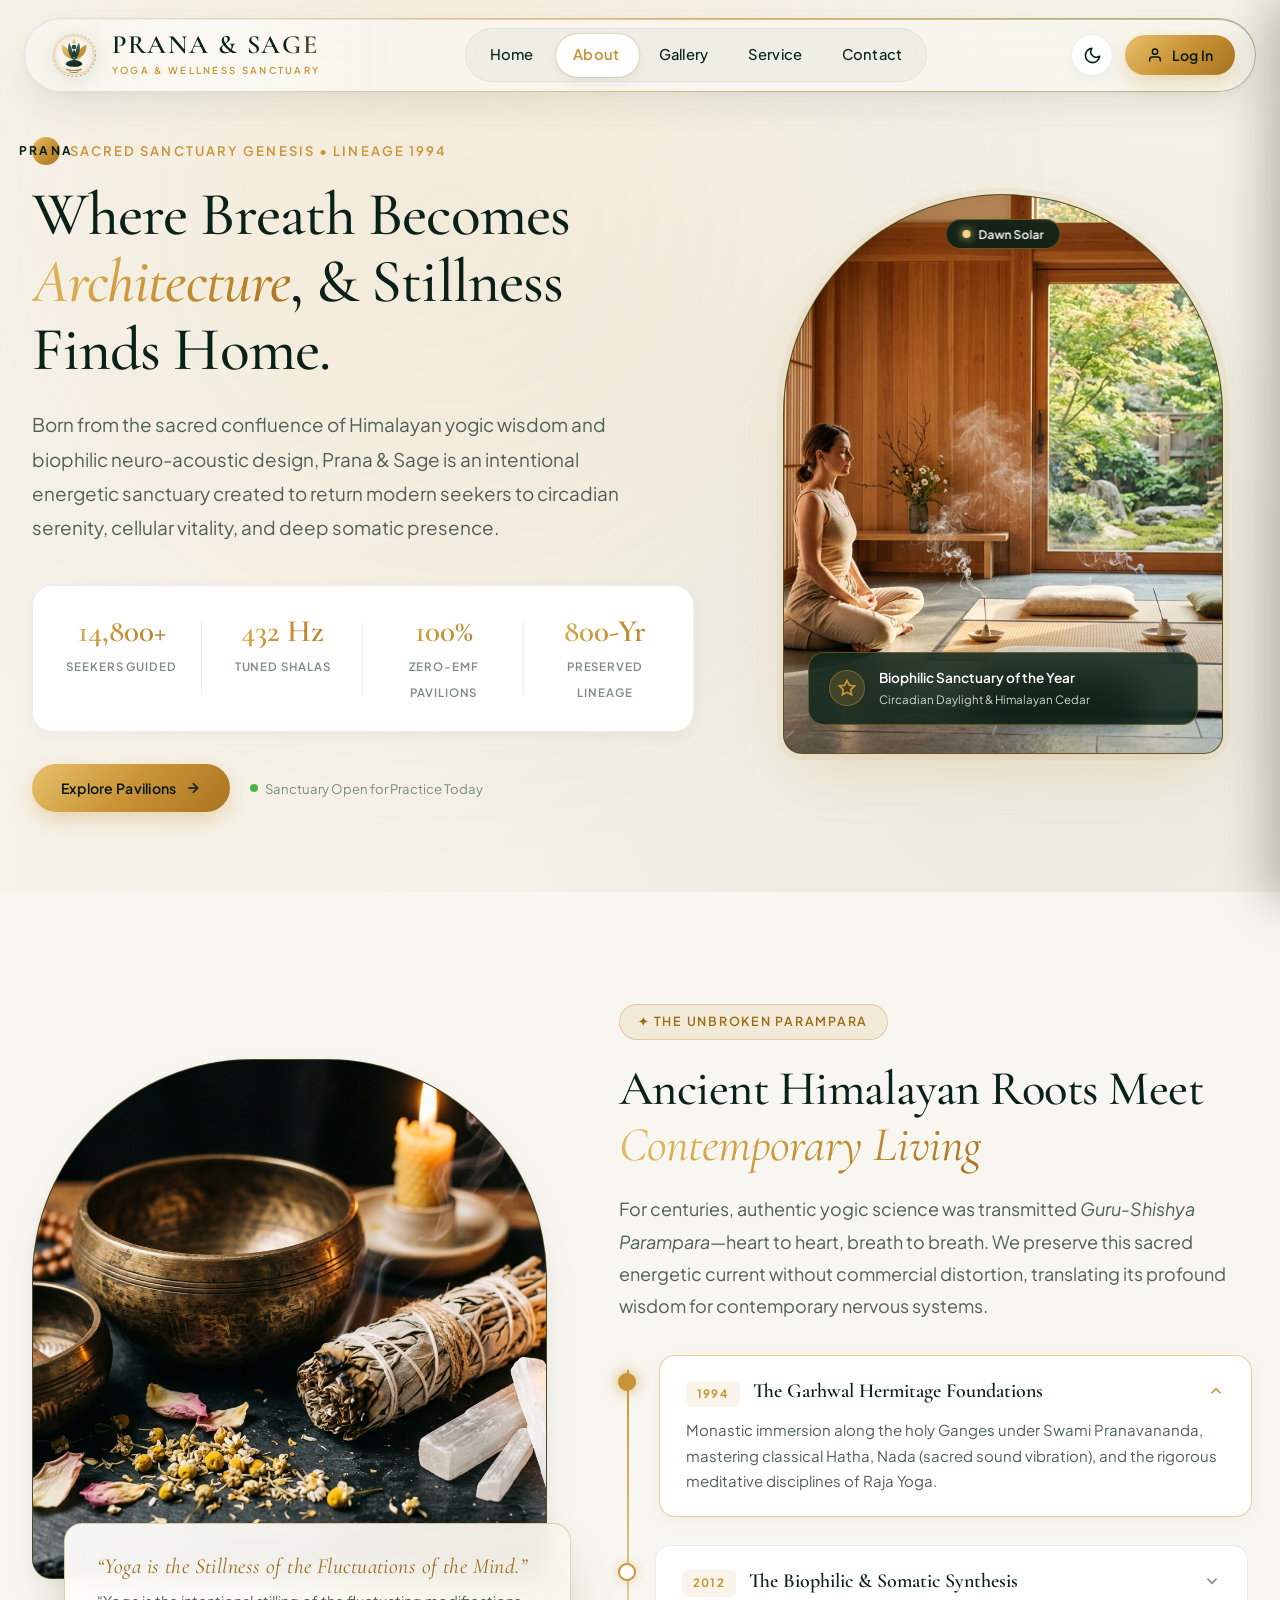
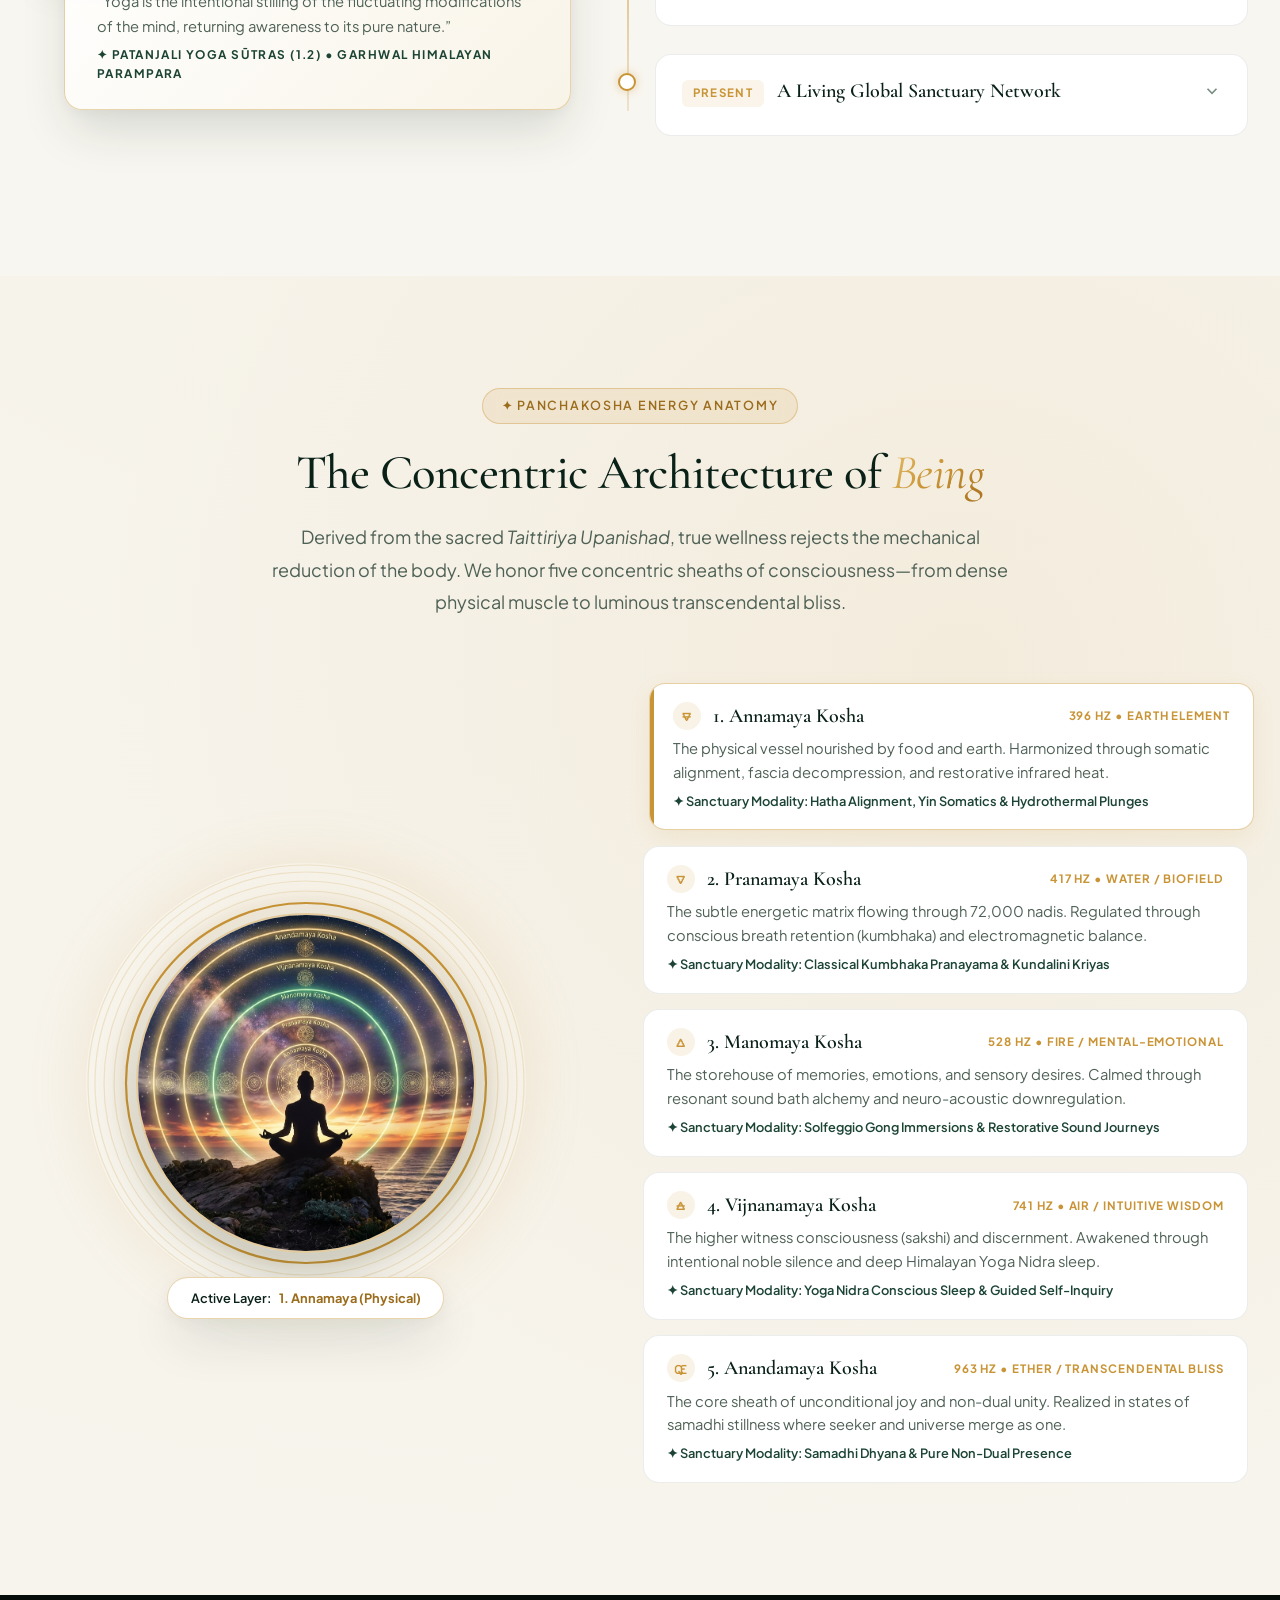
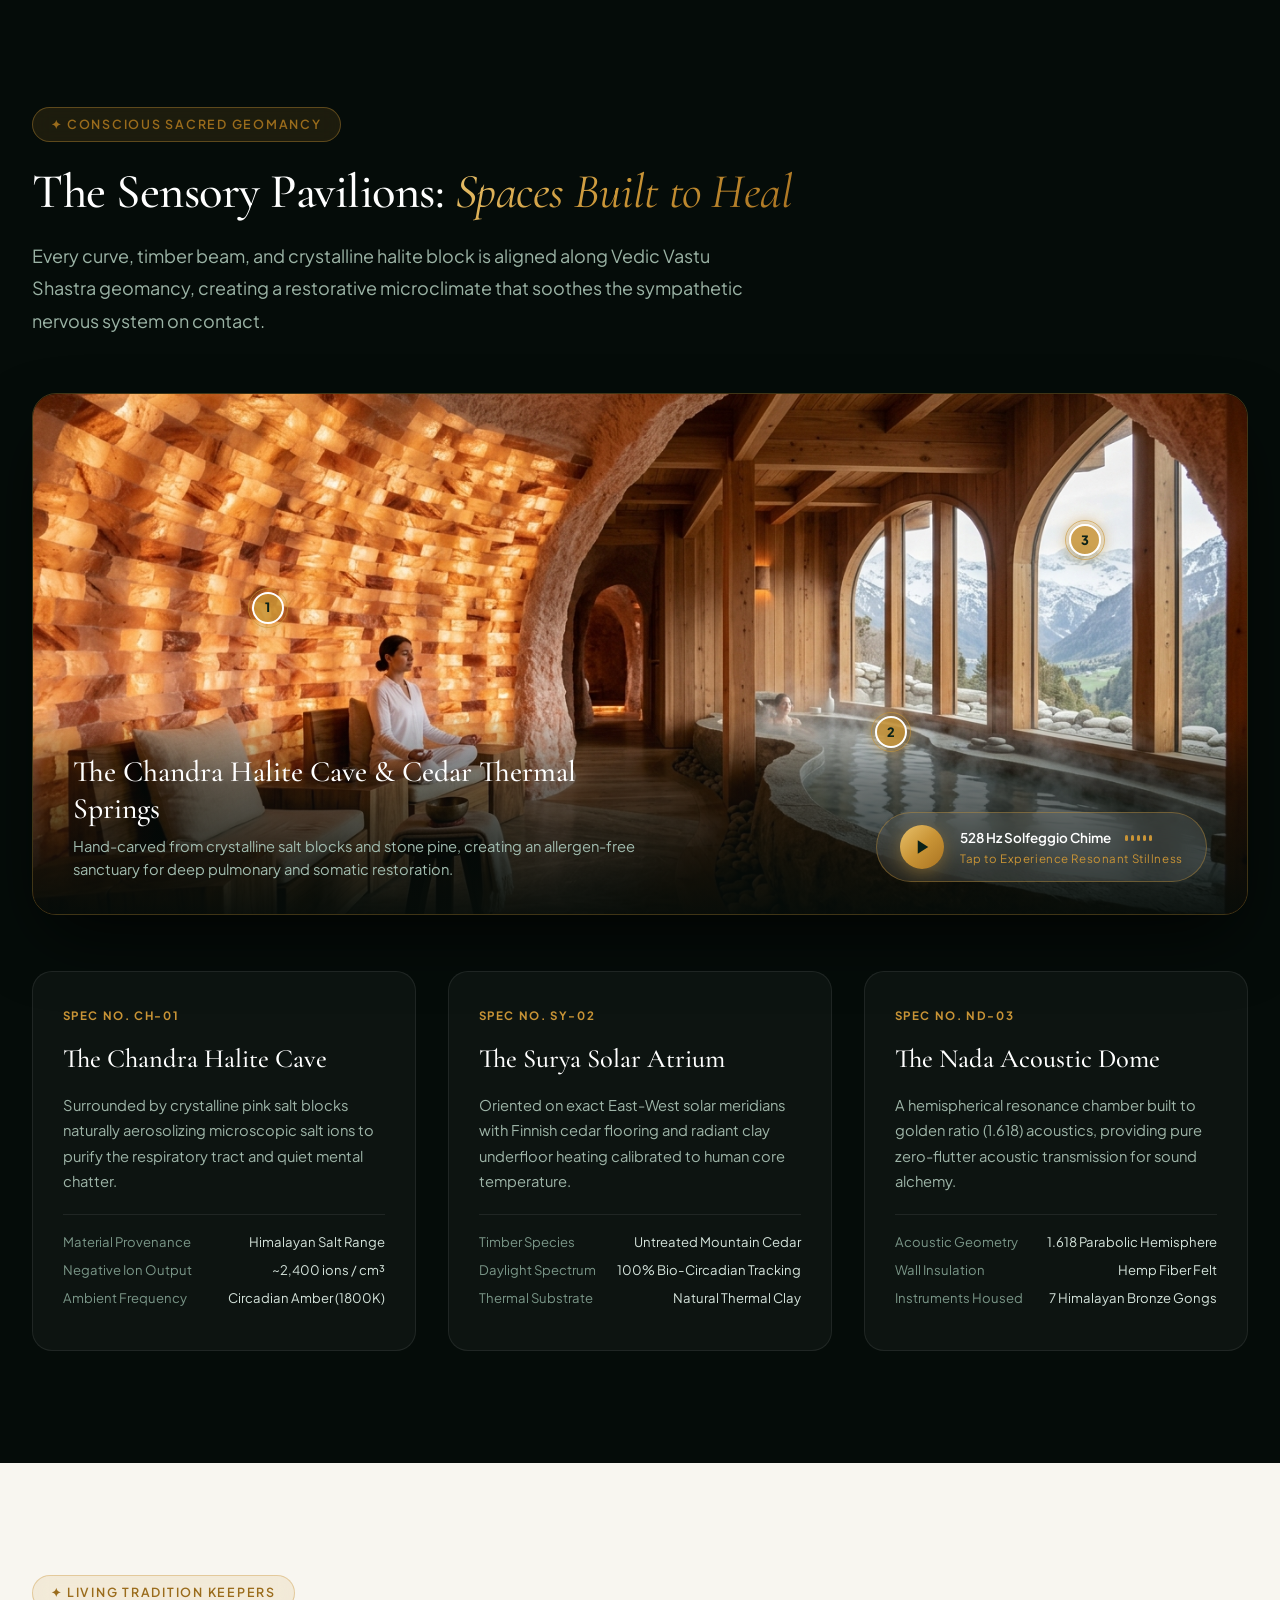
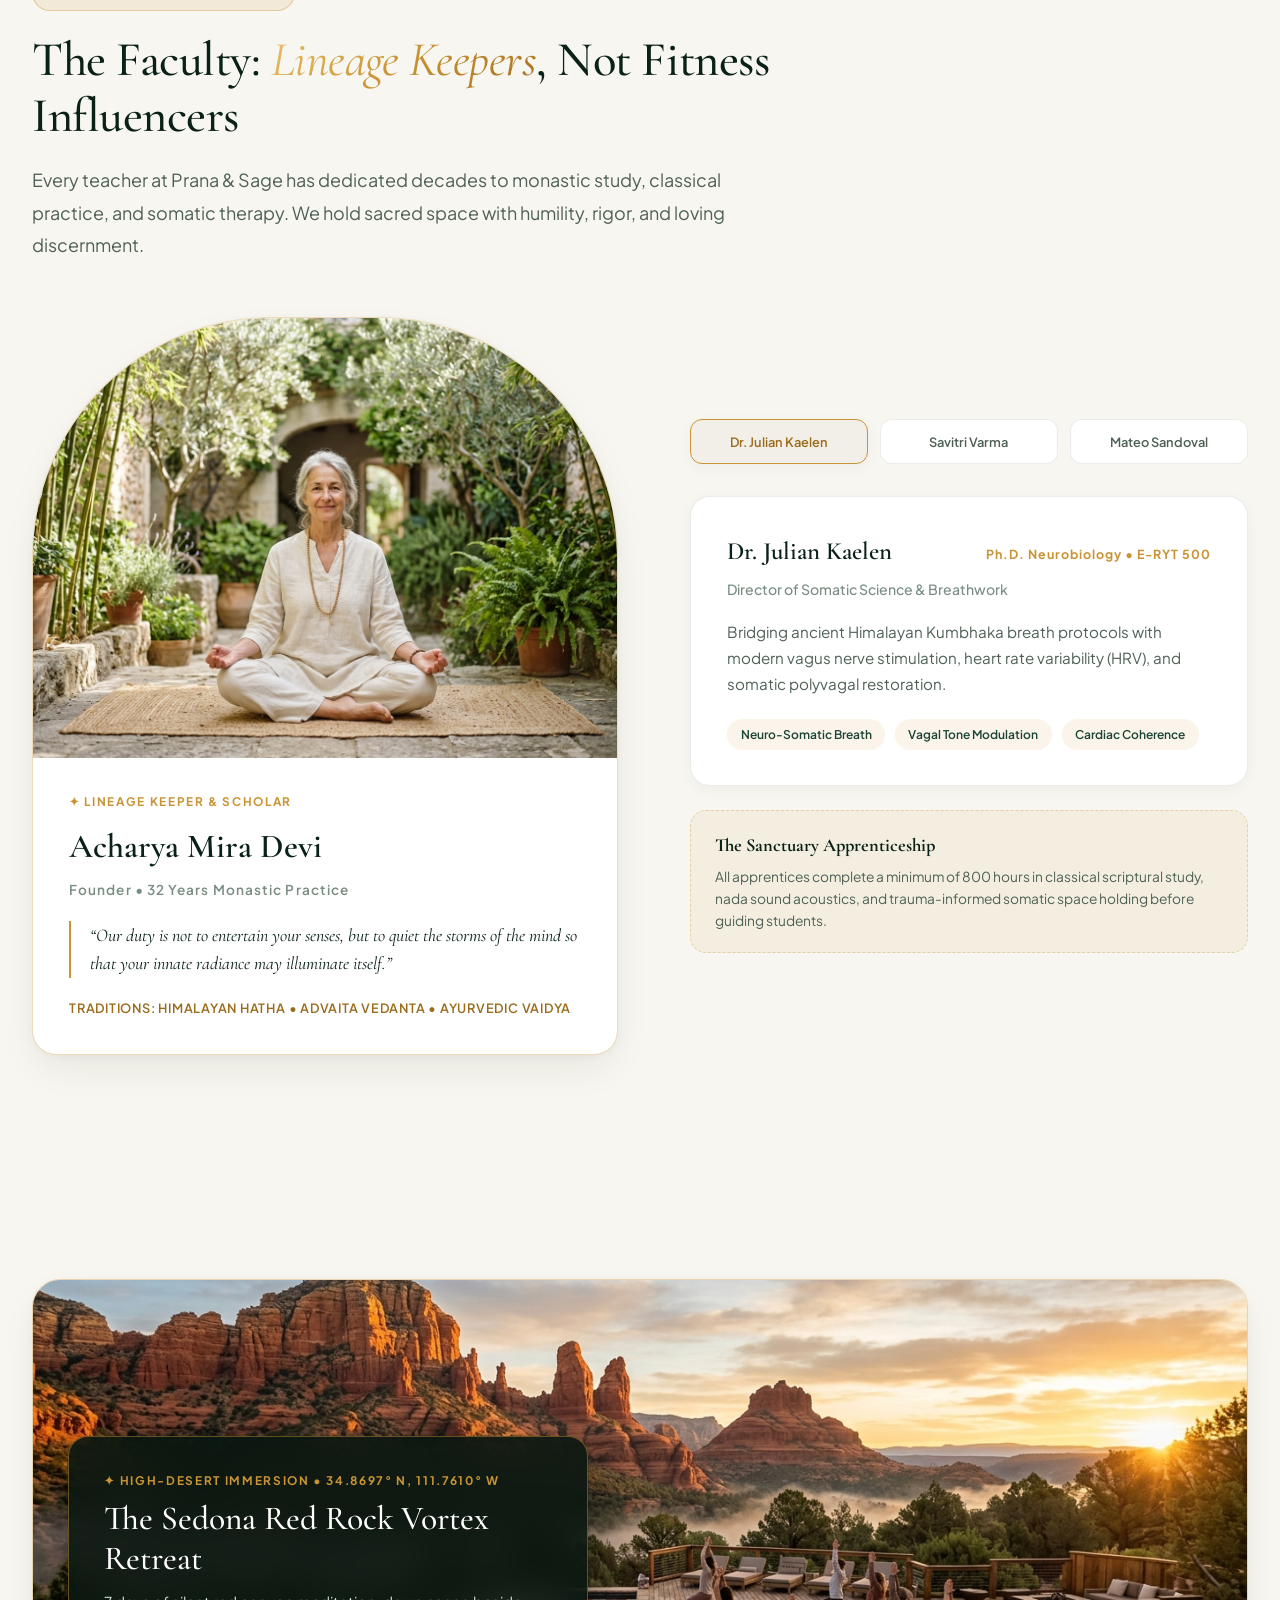
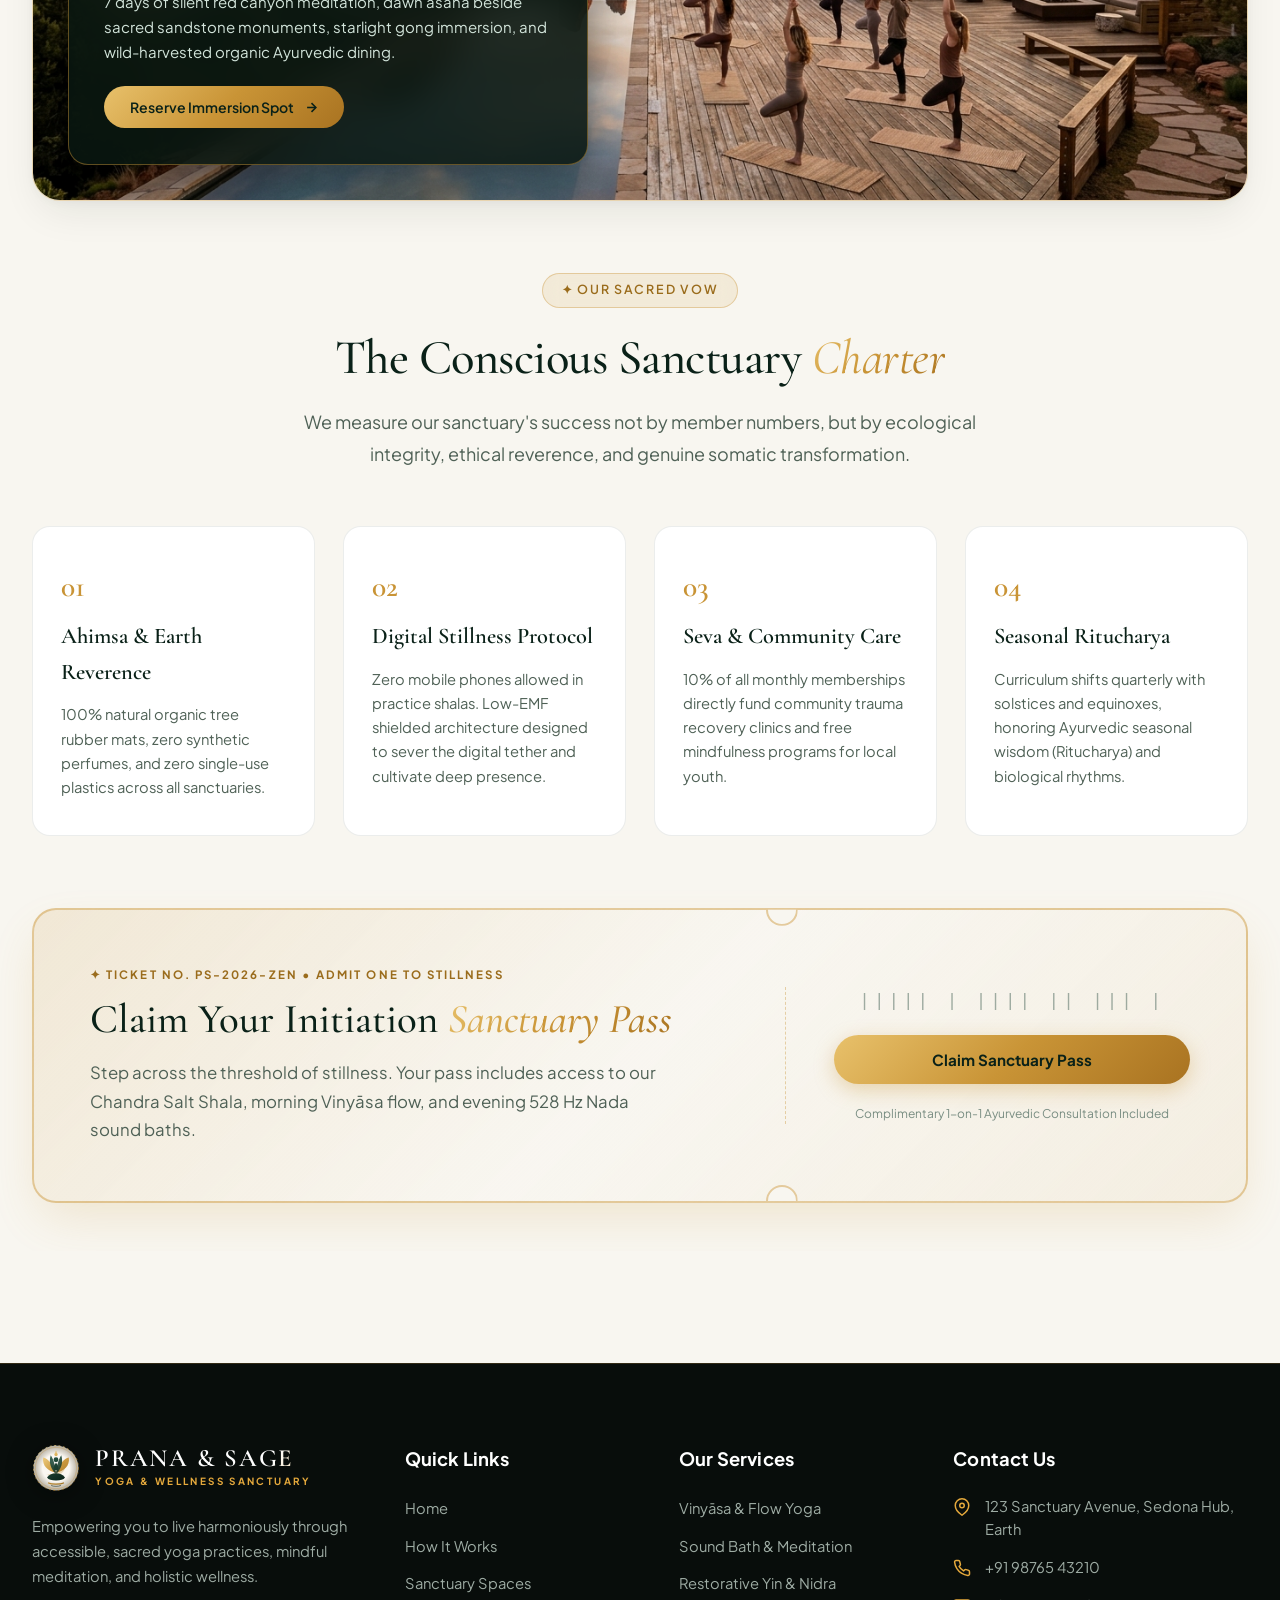
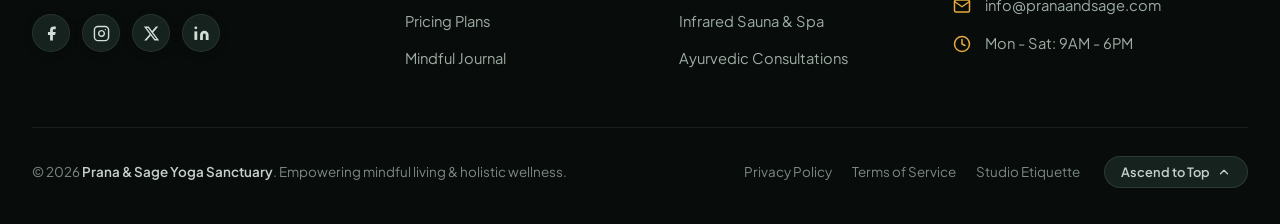
<file: about.html>
<!DOCTYPE html>
<html lang="en">
<head>
  <meta charset="UTF-8">
  <meta name="viewport" content="width=device-width, initial-scale=1.0">
  <meta name="description" content="Prana & Sage Luxury Yoga Studio & Wellness Center navigation bar. Experience mindful movement, sound therapy, and holistic restoration.">
  <title>Prana & Sage | Luxury Yoga Studio & Wellness Center</title>
  
  <!-- Favicon & Brand Icons -->
  <link rel="icon" type="image/svg+xml" href="favicon.svg">
  <link rel="icon" type="image/png" sizes="32x32" href="favicon.png">
  <link rel="shortcut icon" href="favicon.ico">
  <link rel="apple-touch-icon" sizes="180x180" href="apple-touch-icon.png">
  <link rel="manifest" href="site.webmanifest">
  <meta name="theme-color" content="#0F281E">
  
  <!-- Google Fonts: Cormorant Garamond (Luxury Serif) & Plus Jakarta Sans (Clean Modern Sans) -->
  <link rel="preconnect" href="https://fonts.googleapis.com">
  <link rel="preconnect" href="https://fonts.gstatic.com" crossorigin>
  <link href="https://fonts.googleapis.com/css2?family=Cormorant+Garamond:ital,wght@0,400;0,500;0,600;0,700;1,400&family=Plus+Jakarta+Sans:wght@300;400;500;600;700&display=swap" rel="stylesheet">

  <!-- ==========================================================================
       COMPLETE EMBEDDED STYLESHEET (Floating Zen Capsule Design & Creative Animations)
       ========================================================================== -->
  <style>
    /* ==========================================================================
       1. COLOR PALETTE & DESIGN SYSTEM TOKENS
       ========================================================================== */
    :root {
      /* Canvas & Backgrounds */
      --color-silk: #F8F6F0;
      --color-silk-translucent: rgba(248, 246, 240, 0.88);
      --color-surface: #FFFFFF;
      --color-surface-hover: #F2EFE8;
      --color-surface-translucent: rgba(255, 255, 255, 0.82);
      
      /* Borders & Dividers */
      --color-border: rgba(10, 33, 24, 0.08);
      --color-border-light: rgba(10, 33, 24, 0.04);
      --color-border-focus: rgba(201, 148, 54, 0.45);

      /* Deep Emerald Palette */
      --color-emerald-deep: #0A2118;
      --color-emerald-dark: #071711;
      --color-emerald-medium: #1C4434;
      --color-emerald-soft: #4A7A66;
      --color-emerald-mist: #EAF2EE;

      /* Champagne Gold & Sun Amber */
      --color-gold-primary: #C99436;
      --color-gold-hover: #B38029;
      --color-gold-light: #F7ECD2;
      --color-gold-dark: #9A6C1C;
      --color-gold-gradient: linear-gradient(135deg, #E8C16B 0%, #C99436 50%, #A97321 100%);
      --color-gold-gradient-hover: linear-gradient(135deg, #F0CC79 0%, #D8A243 50%, #B88028 100%);
      --color-gold-glow: 0 8px 24px -2px rgba(201, 148, 54, 0.38);

      /* Typography */
      --color-text-main: #0A2118;
      --color-text-body: #4F6156;
      --color-text-muted: #798D82;
      --color-white: #FFFFFF;

      --font-serif: 'Cormorant Garamond', Georgia, 'Times New Roman', serif;
      --font-sans: 'Plus Jakarta Sans', -apple-system, BlinkMacSystemFont, 'Segoe UI', Roboto, sans-serif;

      /* Elevation & Shadows */
      --shadow-subtle: 0 4px 16px rgba(10, 33, 24, 0.04);
      --shadow-capsule: 0 16px 40px -8px rgba(10, 33, 24, 0.09), 0 2px 8px rgba(10, 33, 24, 0.03);
      --shadow-scrolled: 0 20px 50px -10px rgba(10, 33, 24, 0.16), 0 0 0 1px rgba(201, 148, 54, 0.22);
      --shadow-dropdown: 0 24px 50px -6px rgba(10, 33, 24, 0.14), 0 4px 16px rgba(10, 33, 24, 0.04);
      --shadow-modal: 0 28px 70px -12px rgba(7, 23, 17, 0.4);

      /* Transitions */
      --transition-instant: 0.15s cubic-bezier(0.16, 1, 0.3, 1);
      --transition-smooth: 0.3s cubic-bezier(0.16, 1, 0.3, 1);
      --transition-spring: 0.45s cubic-bezier(0.34, 1.56, 0.64, 1);
    }

    /* Dark Mode Theme */
    body.dark-mode {
      --color-silk: #080E0B;
      --color-silk-translucent: rgba(8, 14, 11, 0.88);
      --color-surface: #101915;
      --color-surface-hover: #18251F;
      --color-surface-translucent: rgba(16, 25, 21, 0.82);

      --color-border: rgba(232, 193, 107, 0.14);
      --color-border-light: rgba(255, 255, 255, 0.06);
      --color-border-focus: rgba(232, 193, 107, 0.5);

      --color-emerald-deep: #F3F7F4;
      --color-emerald-dark: #FFFFFF;
      --color-emerald-medium: #7EB89F;
      --color-emerald-soft: #A2CBB7;
      --color-emerald-mist: #15241C;

      --color-gold-primary: #ECC369;
      --color-gold-hover: #F7D58B;
      --color-gold-light: #241F14;
      --color-gold-dark: #C99436;
      --color-gold-gradient: linear-gradient(135deg, #F5D588 0%, #ECC369 50%, #C48E2F 100%);
      --color-gold-gradient-hover: linear-gradient(135deg, #FFE09C 0%, #F5CE7A 50%, #D89F3A 100%);
      --color-gold-glow: 0 8px 28px -2px rgba(236, 195, 105, 0.45);

      --color-text-main: #F3F7F4;
      --color-text-body: #A4B7AD;
      --color-text-muted: #7E9388;
      --color-white: #101915;

      --shadow-subtle: 0 4px 16px rgba(0, 0, 0, 0.4);
      --shadow-capsule: 0 16px 45px -8px rgba(0, 0, 0, 0.65), 0 0 0 1px rgba(232, 193, 107, 0.18);
      --shadow-scrolled: 0 24px 60px -10px rgba(0, 0, 0, 0.8), 0 0 0 1px rgba(232, 193, 107, 0.32);
      --shadow-dropdown: 0 26px 56px -6px rgba(0, 0, 0, 0.8), 0 0 0 1px rgba(232, 193, 107, 0.2);
      --shadow-modal: 0 30px 75px -10px rgba(0, 0, 0, 0.9);
    }

    /* ==========================================================================
       2. RESET & CANVAS FOUNDATIONS
       ========================================================================== */
    *, *::before, *::after {
      box-sizing: border-box;
      margin: 0;
      padding: 0;
    }

    html {
      scroll-behavior: smooth;
      font-size: 16px;
    }

    body {
      font-family: var(--font-sans);
      background-color: var(--color-silk);
      color: var(--color-text-main);
      line-height: 1.6;
      -webkit-font-smoothing: antialiased;
      -moz-osx-font-smoothing: grayscale;
      overflow-x: hidden;
      min-height: 160vh; /* Smooth vertical scroll space to experience sticky capsule dynamics */
      transition: background-color var(--transition-smooth), color var(--transition-smooth);
      background-image: radial-gradient(circle at 50% 10%, rgba(201, 148, 54, 0.04) 0%, transparent 60%);
    }

    body.dark-mode {
      background-image: radial-gradient(circle at 50% 10%, rgba(232, 193, 107, 0.05) 0%, transparent 65%);
    }

    a {
      text-decoration: none;
      color: inherit;
      transition: color var(--transition-instant);
    }

    button {
      border: none;
      background: transparent;
      cursor: pointer;
      font-family: inherit;
    }

    ul {
      list-style: none;
    }

    /* ==========================================================================
       3. FLOATING ZEN CAPSULE NAVBAR
       ========================================================================== */
    .header-wrapper {
      position: fixed;
      top: 18px;
      left: 0;
      right: 0;
      z-index: 1000;
      padding: 0 1.5rem;
      pointer-events: none;
      transition: top 0.38s cubic-bezier(0.16, 1, 0.3, 1);
    }

    .header-wrapper.is-scrolled {
      top: 10px;
    }

    .navbar {
      pointer-events: auto;
      max-width: 1300px;
      margin: 0 auto;
      height: 74px;
      padding: 0 1.25rem 0 1.6rem;
      display: flex;
      align-items: center;
      justify-content: space-between;
      background: var(--color-silk-translucent);
      backdrop-filter: blur(28px) saturate(190%);
      -webkit-backdrop-filter: blur(28px) saturate(190%);
      border-radius: 999px;
      border: 1px solid var(--color-border);
      box-shadow: var(--shadow-capsule);
      position: relative;
      transition: height 0.35s cubic-bezier(0.16, 1, 0.3, 1), 
                  box-shadow 0.35s cubic-bezier(0.16, 1, 0.3, 1),
                  background-color var(--transition-smooth),
                  border-color var(--transition-smooth);
    }

    .header-wrapper.is-scrolled .navbar {
      height: 66px;
      background: var(--color-surface-translucent);
      box-shadow: var(--shadow-scrolled);
    }

    /* Flowing Celestial Aurora Perimeter Halo Border */
    @keyframes auroraFlow {
      0% {
        background-position: 0% 50%;
      }
      50% {
        background-position: 100% 50%;
      }
      100% {
        background-position: 0% 50%;
      }
    }

    .navbar::before {
      content: '';
      position: absolute;
      inset: -1px;
      border-radius: 999px;
      padding: 1.5px;
      background: linear-gradient(90deg, 
        transparent 0%, 
        var(--color-gold-primary) 25%, 
        #5CB590 50%, 
        var(--color-gold-primary) 75%, 
        transparent 100%
      );
      background-size: 250% 100%;
      animation: auroraFlow 9s ease-in-out infinite;
      -webkit-mask: linear-gradient(#fff 0 0) content-box, linear-gradient(#fff 0 0);
      -webkit-mask-composite: xor;
      mask-composite: exclude;
      opacity: 0.65;
      pointer-events: none;
    }

    /* Specular Crystal Light Gleam across the Floating Capsule */
    @keyframes capsuleSpecular {
      0% {
        transform: translateX(-150%) skewX(-20deg);
        opacity: 0;
      }
      15% {
        opacity: 0.65;
      }
      32% {
        transform: translateX(250%) skewX(-20deg);
        opacity: 0;
      }
      100% {
        transform: translateX(250%) skewX(-20deg);
        opacity: 0;
      }
    }

    .navbar::after {
      content: '';
      position: absolute;
      top: 0;
      left: 0;
      width: 32%;
      height: 100%;
      background: linear-gradient(90deg, 
        transparent 0%, 
        rgba(255, 255, 255, 0.32) 50%, 
        transparent 100%
      );
      border-radius: 999px;
      animation: capsuleSpecular 12s ease-in-out infinite;
      pointer-events: none;
      z-index: 1;
      overflow: hidden;
    }

    body.dark-mode .navbar::after {
      background: linear-gradient(90deg, 
        transparent 0%, 
        rgba(232, 193, 107, 0.18) 50%, 
        transparent 100%
      );
    }

    /* ==========================================================================
       4. BRAND LOGO & SACRED LOTUS ANIMATIONS
       ========================================================================== */
    .brand {
      display: flex;
      align-items: center;
      gap: 0.95rem;
      text-decoration: none;
      z-index: 1003;
      cursor: pointer;
      user-select: none;
    }

    .brand-icon {
      width: 46px;
      height: 46px;
      flex-shrink: 0;
      transition: transform var(--transition-spring), filter var(--transition-smooth);
      filter: drop-shadow(0 4px 12px rgba(10, 33, 24, 0.1));
    }

    .brand:hover .brand-icon {
      transform: scale(1.08) translateY(-1px);
      filter: drop-shadow(0 8px 22px rgba(201, 148, 54, 0.45));
    }

    /* 1. Mandala Sacred Orbit (Outer Clockwise, Inner Counter-Clockwise) */
    @keyframes lotusMandalaOrbit {
      from { transform: rotate(0deg); }
      to { transform: rotate(360deg); }
    }

    @keyframes mandalaCounterRotate {
      from { transform: rotate(360deg); }
      to { transform: rotate(0deg); }
    }

    .mandala-outer-ring {
      transform-origin: 32px 32px;
      animation: lotusMandalaOrbit 26s linear infinite;
      transition: animation-duration 0.6s ease;
    }

    .mandala-inner-ring {
      transform-origin: 32px 32px;
      animation: mandalaCounterRotate 36s linear infinite;
      stroke: var(--color-gold-primary);
      opacity: 0.55;
    }

    .brand:hover .mandala-outer-ring {
      animation-duration: 9s;
    }

    .brand:hover .mandala-inner-ring {
      animation-duration: 14s;
    }

    /* 2. Prana Breathing Pulse (Crown Chakra Bindu & Flame) */
    @keyframes pranaBreathe {
      0%, 100% {
        transform: scale(1);
        opacity: 0.85;
        filter: drop-shadow(0 0 2px rgba(201, 148, 54, 0.5));
      }
      50% {
        transform: scale(1.35);
        opacity: 1;
        filter: drop-shadow(0 0 7px rgba(201, 148, 54, 0.95)) drop-shadow(0 0 12px rgba(245, 214, 136, 0.85));
      }
    }

    .crown-bindu {
      transform-origin: 32px 14px;
      animation: pranaBreathe 4s ease-in-out infinite;
    }

    .crown-flame {
      transform-origin: 32px 11px;
      animation: pranaBreathe 4s ease-in-out infinite 0.4s;
    }

    /* 3. Chandra Moon Glow */
    @keyframes chandraGlow {
      0%, 100% { opacity: 0.25; }
      50% { opacity: 0.55; }
    }

    .chandra-moon {
      animation: chandraGlow 6s ease-in-out infinite;
    }

    /* 4. Lotus Petals Organic Spring Bloom on Hover */
    .brand-icon .lotus-petal {
      transform-origin: 32px 39px;
      transition: transform 0.55s cubic-bezier(0.34, 1.56, 0.64, 1);
    }

    .brand:hover .lotus-petal.petal-left-outer {
      transform: rotate(-7deg) scale(1.06);
    }

    .brand:hover .lotus-petal.petal-right-outer {
      transform: rotate(7deg) scale(1.06);
    }

    .brand:hover .lotus-petal.petal-left-inner {
      transform: rotate(-3.5deg) scale(1.03);
    }

    .brand:hover .lotus-petal.petal-right-inner {
      transform: rotate(3.5deg) scale(1.03);
    }

    /* 5. Grounding Sacred Energy Ripples */
    @keyframes groundingRipplePulse {
      0%, 100% { opacity: 0.7; transform: scaleX(1); }
      50% { opacity: 1; transform: scaleX(1.04); }
    }

    .grounding-ripple {
      transform-origin: 32px 52px;
      animation: groundingRipplePulse 5s ease-in-out infinite;
    }

    .brand-text {
      display: flex;
      flex-direction: column;
    }

    /* Luminous Gold Leaf Foil Shimmer on Brand Title */
    .brand-title {
      font-family: var(--font-serif);
      font-size: 1.65rem;
      font-weight: 600;
      letter-spacing: 0.07em;
      color: var(--color-text-main);
      line-height: 1.05;
      text-transform: uppercase;
      background: linear-gradient(120deg, 
        var(--color-text-main) 0%, 
        var(--color-text-main) 35%, 
        var(--color-gold-primary) 50%, 
        var(--color-text-main) 65%, 
        var(--color-text-main) 100%
      );
      background-size: 240% auto;
      -webkit-background-clip: text;
      -webkit-text-fill-color: transparent;
      transition: background-position 0.7s cubic-bezier(0.16, 1, 0.3, 1);
    }

    .brand:hover .brand-title {
      background-position: -120% center;
    }

    .brand-tagline {
      font-size: 0.6rem;
      text-transform: uppercase;
      letter-spacing: 0.24em;
      color: var(--color-gold-primary);
      font-weight: 600;
      margin-top: 3px;
      transition: color var(--transition-smooth);
    }

    /* ==========================================================================
       5. NAVIGATION MENU & DYNAMIC MAGNETIC SLIDING PILL (DESKTOP)
       ========================================================================== */
    .nav-menu {
      position: relative;
      display: flex;
      align-items: center;
      gap: 0.2rem;
      padding: 0.3rem 0.35rem;
      background: rgba(10, 33, 24, 0.035);
      border-radius: 999px;
      border: 1px solid rgba(10, 33, 24, 0.06);
      backdrop-filter: blur(10px);
      -webkit-backdrop-filter: blur(10px);
      transition: background-color var(--transition-smooth), border-color var(--transition-smooth);
    }

    body.dark-mode .nav-menu {
      background: rgba(232, 193, 107, 0.05);
      border-color: rgba(232, 193, 107, 0.12);
    }

    /* Dynamic Zen Magnetic Sliding Pill Indicator */
    .nav-slider-pill {
      position: absolute;
      top: 5px;
      bottom: 5px;
      left: 0;
      border-radius: 999px;
      background: var(--color-surface);
      box-shadow: 0 4px 14px rgba(10, 33, 24, 0.08), 0 0 0 1px rgba(201, 148, 54, 0.25);
      transition: transform 0.38s cubic-bezier(0.34, 1.25, 0.64, 1), 
                  width 0.38s cubic-bezier(0.34, 1.25, 0.64, 1),
                  opacity 0.2s ease;
      pointer-events: none;
      z-index: 1;
      will-change: transform, width;
    }

    body.dark-mode .nav-slider-pill {
      background: rgba(24, 38, 32, 0.92);
      box-shadow: 0 6px 18px rgba(0, 0, 0, 0.45), 0 0 0 1px rgba(232, 193, 107, 0.32);
    }

    .nav-item {
      position: relative;
      z-index: 2;
    }

    .nav-link {
      display: inline-flex;
      align-items: center;
      gap: 0.42rem;
      padding: 0.62rem 1.15rem;
      font-size: 0.92rem;
      font-weight: 500;
      color: var(--color-text-main);
      border-radius: 999px;
      letter-spacing: 0.01em;
      position: relative;
      z-index: 2;
      transition: color 0.22s ease, transform 0.22s ease;
      background: transparent !important;
    }

    .nav-link svg.chevron {
      width: 14px;
      height: 14px;
      stroke-width: 2.2;
      transition: transform var(--transition-spring), stroke var(--transition-instant);
      opacity: 0.75;
    }

    .nav-link:hover,
    .nav-item:hover > .nav-link {
      color: var(--color-gold-primary);
      transform: translateY(-1px);
    }

    .nav-item:hover > .nav-link svg.chevron {
      transform: rotate(180deg);
      opacity: 1;
      stroke: var(--color-gold-primary);
    }

    .nav-link.is-active {
      font-weight: 600;
      color: var(--color-gold-primary);
    }

    /* ==========================================================================
       6. LOTUS BLOSSOM CASCADING DROPDOWN MENU
       ========================================================================== */
    @keyframes blossomReveal {
      0% {
        opacity: 0;
        transform: translateY(14px) scale(0.92);
        filter: blur(4px);
      }
      100% {
        opacity: 1;
        transform: translateY(6px) scale(1);
        filter: blur(0);
      }
    }

    .dropdown-menu {
      position: absolute;
      top: 100%;
      left: 0;
      background-color: var(--color-surface);
      border-radius: 16px;
      padding: 0.55rem;
      min-width: 170px;
      border: 1px solid var(--color-border);
      box-shadow: var(--shadow-dropdown);
      opacity: 0;
      visibility: hidden;
      transform: translateY(12px) scale(0.94);
      transform-origin: top left;
      transition: opacity 0.22s ease, 
                  transform 0.25s cubic-bezier(0.16, 1, 0.3, 1), 
                  visibility 0.22s,
                  background-color var(--transition-smooth),
                  border-color var(--transition-smooth);
      pointer-events: none;
      z-index: 990;
    }

    body.dark-mode .dropdown-menu {
      background-color: rgba(16, 25, 21, 0.95);
      backdrop-filter: blur(24px);
      -webkit-backdrop-filter: blur(24px);
      border: 1px solid rgba(232, 193, 107, 0.22);
      box-shadow: 0 24px 52px -6px rgba(0, 0, 0, 0.75), 0 0 20px rgba(232, 193, 107, 0.12);
    }

    .nav-item:hover > .dropdown-menu,
    .nav-item:focus-within > .dropdown-menu {
      opacity: 1;
      visibility: visible;
      animation: blossomReveal 0.32s cubic-bezier(0.16, 1, 0.3, 1) forwards;
      pointer-events: auto;
    }

    .dropdown-item {
      display: flex;
      align-items: center;
      gap: 0.65rem;
      padding: 0.68rem 1rem;
      font-size: 0.92rem;
      font-weight: 500;
      color: var(--color-text-main);
      border-radius: 10px;
      transition: background-color 0.2s ease, color 0.2s ease, transform 0.22s cubic-bezier(0.34, 1.3, 0.64, 1);
      text-decoration: none;
      white-space: nowrap;
      position: relative;
    }

    .dropdown-item::before {
      content: '';
      width: 6px;
      height: 6px;
      border-radius: 50%;
      background: var(--color-gold-gradient);
      opacity: 0;
      transform: scale(0);
      transition: transform 0.25s cubic-bezier(0.34, 1.5, 0.64, 1), opacity 0.2s ease;
      box-shadow: 0 0 8px var(--color-gold-primary);
    }

    .dropdown-item:hover::before {
      opacity: 1;
      transform: scale(1);
    }

    .dropdown-item:hover {
      background-color: var(--color-surface-hover);
      color: var(--color-gold-primary);
      transform: translateX(5px);
    }

    /* ==========================================================================
       7. ACTION CONTROLS (Theme Switcher, Login CTA, Hamburger)
       ========================================================================== */
    .nav-actions {
      display: flex;
      align-items: center;
      gap: 0.75rem;
    }

    /* Circular Frosted Action Button */
    .action-btn {
      width: 42px;
      height: 42px;
      border-radius: 50%;
      display: flex;
      align-items: center;
      justify-content: center;
      color: var(--color-text-main);
      background-color: var(--color-surface);
      border: 1px solid var(--color-border);
      box-shadow: var(--shadow-subtle);
      transition: all var(--transition-instant);
      position: relative;
      overflow: hidden;
    }

    .action-btn:hover {
      background-color: var(--color-surface-hover);
      border-color: var(--color-border-focus);
      color: var(--color-gold-primary);
      transform: translateY(-1px);
    }

    .action-btn svg {
      width: 19px;
      height: 19px;
    }

    /* Pro Theme Toggle Button with Celestial Orbit Animation */
    .theme-toggle {
      cursor: pointer;
    }

    .theme-toggle svg {
      transition: transform 0.4s cubic-bezier(0.34, 1.56, 0.64, 1), color var(--transition-instant);
    }

    .theme-toggle:hover svg {
      transform: rotate(35deg) scale(1.15);
      color: var(--color-gold-primary);
    }

    body.dark-mode .theme-toggle:hover svg {
      transform: rotate(50deg) scale(1.15);
      color: var(--color-gold-primary);
    }

    /* Cosmic celestial 360 flip when toggled */
    .theme-toggle.switching svg {
      animation: celestialOrbit 0.5s cubic-bezier(0.34, 1.4, 0.64, 1);
    }

    @keyframes celestialOrbit {
      0% { transform: rotate(0deg) scale(1); }
      50% { transform: rotate(180deg) scale(0.35); opacity: 0.25; }
      100% { transform: rotate(360deg) scale(1); opacity: 1; }
    }

    /* Pro CTA Button ("Log In") with Breathing Golden Aura Pulse */
    @keyframes ctaPulse {
      0%, 100% {
        box-shadow: 0 4px 18px rgba(201, 148, 54, 0.35);
      }
      50% {
        box-shadow: 0 6px 26px rgba(201, 148, 54, 0.58), 0 0 16px rgba(245, 214, 136, 0.42);
      }
    }

    .btn-cta {
      display: inline-flex;
      align-items: center;
      gap: 0.55rem;
      background: var(--color-gold-gradient);
      color: #071711;
      font-size: 0.88rem;
      font-weight: 600;
      letter-spacing: 0.02em;
      padding: 0.68rem 1.35rem;
      border-radius: 999px;
      box-shadow: var(--color-gold-glow);
      transition: all var(--transition-smooth);
      white-space: nowrap;
      cursor: pointer;
      position: relative;
      overflow: hidden;
      animation: ctaPulse 4.5s ease-in-out infinite;
    }

    /* Shimmer Light Sheen Reflection on Hover */
    .btn-cta::after {
      content: '';
      position: absolute;
      top: -50%;
      left: -50%;
      width: 200%;
      height: 200%;
      background: linear-gradient(60deg, transparent 40%, rgba(255, 255, 255, 0.38) 50%, transparent 60%);
      transform: translateX(-100%);
      transition: transform 0.65s ease;
    }

    .btn-cta:hover::after {
      transform: translateX(100%);
    }

    .btn-cta:hover {
      background: var(--color-gold-gradient-hover);
      transform: translateY(-2px);
      box-shadow: 0 12px 30px -2px rgba(201, 148, 54, 0.6);
      color: #071711;
    }

    .btn-cta:active {
      transform: translateY(0);
    }

    .btn-cta svg {
      width: 16px;
      height: 16px;
      transition: transform var(--transition-instant);
    }

    .btn-cta:hover svg {
      transform: translateX(2px);
    }

    /* Interactive Zen Water Ripple on Button Click */
    .zen-ripple {
      position: absolute;
      border-radius: 50%;
      pointer-events: none;
      background: radial-gradient(circle, rgba(255, 255, 255, 0.75) 0%, rgba(201, 148, 54, 0.45) 50%, transparent 100%);
      transform: scale(0);
      animation: zenRippleExpand 0.65s cubic-bezier(0.1, 0.8, 0.3, 1) forwards;
      z-index: 10;
    }

    @keyframes zenRippleExpand {
      0% {
        transform: scale(0);
        opacity: 0.85;
      }
      100% {
        transform: scale(3.8);
        opacity: 0;
      }
    }

    /* Mobile Hamburger Trigger with Spring Dynamics */
    .mobile-toggle {
      display: none;
      width: 44px;
      height: 44px;
      border-radius: 50%;
      flex-direction: column;
      align-items: center;
      justify-content: center;
      gap: 5px;
      padding: 10px;
      cursor: pointer;
      z-index: 1005;
      background: var(--color-surface);
      border: 1px solid var(--color-border);
      box-shadow: var(--shadow-subtle);
      transition: all 0.3s cubic-bezier(0.34, 1.56, 0.64, 1);
      position: relative;
      overflow: hidden;
    }

    .mobile-toggle:hover {
      border-color: var(--color-gold-primary);
      box-shadow: 0 0 16px rgba(201, 148, 54, 0.32);
      transform: scale(1.06);
    }

    .mobile-toggle span {
      display: block;
      width: 20px;
      height: 2px;
      background-color: var(--color-text-main);
      border-radius: 2px;
      transition: transform var(--transition-smooth), opacity var(--transition-smooth), background-color var(--transition-smooth);
    }

    .mobile-toggle.is-active {
      background: var(--color-surface-hover);
      border-color: var(--color-gold-primary);
      box-shadow: 0 0 18px rgba(201, 148, 54, 0.4);
    }

    .mobile-toggle.is-active span {
      background-color: var(--color-gold-primary);
    }

    .mobile-toggle.is-active span:nth-child(1) {
      transform: translateY(7px) rotate(45deg);
    }
    .mobile-toggle.is-active span:nth-child(2) {
      opacity: 0;
    }
    .mobile-toggle.is-active span:nth-child(3) {
      transform: translateY(-7px) rotate(-45deg);
    }

    /* ==========================================================================
       8. RESPONSIVE MOBILE DRAWER (Slide-Over)
       ========================================================================== */
    .mobile-overlay {
      position: fixed;
      inset: 0;
      background: rgba(8, 14, 11, 0.65);
      backdrop-filter: blur(6px);
      opacity: 0;
      visibility: hidden;
      transition: opacity var(--transition-smooth), visibility var(--transition-smooth);
      z-index: 1001;
    }

    .mobile-overlay.is-active {
      opacity: 1;
      visibility: visible;
    }

    .mobile-drawer {
      position: fixed;
      top: 0;
      right: 0;
      bottom: 0;
      width: 86%;
      max-width: 380px;
      background: var(--color-silk);
      box-shadow: -12px 0 45px rgba(0, 0, 0, 0.25);
      z-index: 1002;
      transform: translateX(100%);
      transition: transform var(--transition-smooth), background-color var(--transition-smooth);
      display: flex;
      flex-direction: column;
      overflow-y: auto;
      padding: 2rem 1.6rem;
      border-left: 1px solid var(--color-border);
    }

    body.dark-mode .mobile-drawer {
      background: #09120E;
      border-left: 1px solid rgba(232, 193, 107, 0.15);
    }

    .mobile-drawer.is-active {
      transform: translateX(0);
    }

    .drawer-header {
      display: flex;
      align-items: center;
      justify-content: space-between;
      margin-bottom: 2rem;
      padding-bottom: 1.25rem;
      border-bottom: 1px solid var(--color-border);
    }

    .drawer-close-btn {
      width: 38px;
      height: 38px;
      border-radius: 50%;
      background: var(--color-surface);
      border: 1px solid var(--color-border);
      display: flex;
      align-items: center;
      justify-content: center;
      color: var(--color-text-main);
      transition: all var(--transition-instant);
    }

    .drawer-close-btn:hover {
      background: var(--color-surface-hover);
      color: var(--color-gold-primary);
    }

    .mobile-nav-list {
      display: flex;
      flex-direction: column;
      gap: 0.4rem;
    }

    .mobile-nav-item {
      border-bottom: 1px solid var(--color-border);
    }

    .mobile-drawer.is-active .mobile-nav-item {
      animation: drawerItemSlideIn 0.38s cubic-bezier(0.16, 1, 0.3, 1) backwards;
    }
    .mobile-drawer.is-active .mobile-nav-item:nth-child(1) { animation-delay: 0.08s; }
    .mobile-drawer.is-active .mobile-nav-item:nth-child(2) { animation-delay: 0.14s; }
    .mobile-drawer.is-active .mobile-nav-item:nth-child(3) { animation-delay: 0.20s; }
    .mobile-drawer.is-active .mobile-nav-item:nth-child(4) { animation-delay: 0.26s; }

    @keyframes drawerItemSlideIn {
      from {
        opacity: 0;
        transform: translateX(22px);
      }
      to {
        opacity: 1;
        transform: translateX(0);
      }
    }

    .mobile-nav-header {
      display: flex;
      align-items: center;
      justify-content: space-between;
      padding: 0.95rem 0;
      font-family: var(--font-serif);
      font-size: 1.35rem;
      font-weight: 600;
      color: var(--color-text-main);
      cursor: pointer;
      transition: color var(--transition-instant);
    }

    .mobile-nav-header svg {
      width: 18px;
      height: 18px;
      transition: transform var(--transition-instant);
      color: var(--color-text-muted);
    }

    .mobile-nav-item.open .mobile-nav-header svg {
      transform: rotate(180deg);
      color: var(--color-gold-primary);
    }

    .mobile-submenu {
      display: none;
      padding: 0 0 1rem 0.8rem;
    }

    .mobile-nav-item.open .mobile-submenu {
      display: block;
    }

    .mobile-sublink {
      display: flex;
      align-items: center;
      justify-content: space-between;
      padding: 0.6rem 0.5rem;
      font-size: 0.95rem;
      font-weight: 500;
      color: var(--color-text-body);
      border-radius: 8px;
      transition: all var(--transition-instant);
    }

    .mobile-sublink:hover {
      color: var(--color-gold-primary);
      background-color: var(--color-surface-hover);
    }

    .mobile-drawer-footer {
      margin-top: auto;
      padding-top: 2rem;
      display: flex;
      flex-direction: column;
      gap: 1.25rem;
    }

    .drawer-contact-info {
      display: flex;
      flex-direction: column;
      gap: 0.65rem;
      font-size: 0.84rem;
      color: var(--color-text-muted);
    }

    .drawer-contact-item {
      display: flex;
      align-items: center;
      gap: 0.65rem;
    }

    .drawer-contact-item svg {
      width: 16px;
      height: 16px;
      color: var(--color-gold-primary);
    }

    /* Inside Drawer: Circular Theme Switcher + Golden Pill Log In at the Bottom (Ref: media_1790079607491.png) */
    .drawer-actions-row {
      display: flex;
      align-items: center;
      gap: 0.85rem;
      margin-top: auto;
      padding-top: 2rem;
      border-top: 1px solid var(--color-border);
    }

    .drawer-theme-circle {
      width: 46px;
      height: 46px;
      border-radius: 50%;
      background: var(--color-surface);
      border: 1px solid var(--color-border);
      display: inline-flex;
      align-items: center;
      justify-content: center;
      color: var(--color-text-main);
      cursor: pointer;
      box-shadow: var(--shadow-subtle);
      transition: all var(--transition-instant);
      flex-shrink: 0;
      position: relative;
    }

    body.dark-mode .drawer-theme-circle {
      background: #111B17;
      border-color: rgba(232, 193, 107, 0.2);
    }

    .drawer-theme-circle:hover {
      border-color: var(--color-gold-primary);
      color: var(--color-gold-primary);
      transform: scale(1.06);
    }

    .drawer-theme-circle svg {
      width: 20px;
      height: 20px;
      transition: transform var(--transition-spring);
    }

    .drawer-theme-circle.switching svg {
      transform: rotate(360deg);
    }

    .drawer-login-pill {
      flex: 1;
      height: 46px;
      border-radius: 999px;
      background: linear-gradient(135deg, #F3D079 0%, #C99436 50%, #9D6C1A 100%);
      border: none;
      color: #071711;
      font-family: var(--font-sans);
      font-size: 0.95rem;
      font-weight: 700;
      letter-spacing: 0.02em;
      display: inline-flex;
      align-items: center;
      justify-content: center;
      gap: 0.6rem;
      cursor: pointer;
      box-shadow: 0 4px 18px rgba(201, 148, 54, 0.35);
      transition: all var(--transition-smooth);
      position: relative;
      overflow: hidden;
    }

    .drawer-login-pill:hover {
      background: linear-gradient(135deg, #F8DB91 0%, #D4A042 50%, #AC7822 100%);
      transform: translateY(-2px);
      box-shadow: 0 6px 22px rgba(201, 148, 54, 0.45);
    }

    .drawer-login-pill svg {
      width: 19px;
      height: 19px;
      stroke-width: 2.2;
    }

    /* ==========================================================================
       9. MEMBER LOGIN MODAL DIALOG
       ========================================================================== */
    .login-modal {
      position: fixed;
      inset: 0;
      background: rgba(8, 14, 11, 0.72);
      backdrop-filter: blur(10px);
      -webkit-backdrop-filter: blur(10px);
      z-index: 2000;
      display: flex;
      align-items: center;
      justify-content: center;
      padding: 1.5rem;
      opacity: 0;
      visibility: hidden;
      transition: opacity var(--transition-smooth), visibility var(--transition-smooth);
    }

    .login-modal.is-active {
      opacity: 1;
      visibility: visible;
    }

    .login-card {
      width: 100%;
      max-width: 440px;
      background: var(--color-surface);
      border-radius: 22px;
      padding: 2.6rem 2.2rem;
      box-shadow: var(--shadow-modal);
      border: 1px solid var(--color-border);
      position: relative;
      transform: translateY(-20px) scale(0.97);
      transition: transform var(--transition-smooth), background-color var(--transition-smooth), border-color var(--transition-smooth);
    }

    body.dark-mode .login-card {
      background: #101915;
      border: 1px solid rgba(232, 193, 107, 0.2);
    }

    .login-modal.is-active .login-card {
      transform: translateY(0) scale(1);
    }

    .login-close-btn {
      position: absolute;
      top: 1.25rem;
      right: 1.25rem;
      color: var(--color-text-muted);
      width: 34px;
      height: 34px;
      border-radius: 50%;
      display: flex;
      align-items: center;
      justify-content: center;
      background: var(--color-surface-hover);
      transition: all var(--transition-instant);
    }

    .login-close-btn:hover {
      color: var(--color-text-main);
      background: var(--color-border);
    }

    .login-header {
      text-align: center;
      margin-bottom: 1.85rem;
    }

    .login-subtitle {
      font-size: 0.74rem;
      text-transform: uppercase;
      letter-spacing: 0.22em;
      font-weight: 700;
      color: var(--color-gold-primary);
      display: block;
      margin-bottom: 0.35rem;
    }

    .login-title {
      font-family: var(--font-serif);
      font-size: 1.95rem;
      font-weight: 600;
      color: var(--color-text-main);
      line-height: 1.15;
    }

    .login-desc {
      font-size: 0.85rem;
      color: var(--color-text-muted);
      margin-top: 0.45rem;
    }

    .login-form {
      display: flex;
      flex-direction: column;
      gap: 1.15rem;
    }

    .form-group {
      display: flex;
      flex-direction: column;
      gap: 0.4rem;
      text-align: left;
    }

    .form-label {
      font-size: 0.8rem;
      font-weight: 600;
      color: var(--color-text-main);
      letter-spacing: 0.02em;
    }

    .form-input {
      width: 100%;
      padding: 0.8rem 1rem;
      border-radius: 12px;
      border: 1px solid var(--color-border);
      background: var(--color-silk);
      color: var(--color-text-main);
      font-family: var(--font-sans);
      font-size: 0.92rem;
      outline: none;
      transition: border-color var(--transition-instant), box-shadow var(--transition-instant);
    }

    .form-input:focus {
      border-color: var(--color-gold-primary);
      box-shadow: 0 0 0 3px rgba(201, 148, 54, 0.18);
    }

    .form-options {
      display: flex;
      align-items: center;
      justify-content: space-between;
      font-size: 0.82rem;
      color: var(--color-text-muted);
    }

    .remember-label {
      display: flex;
      align-items: center;
      gap: 0.45rem;
      cursor: pointer;
    }

    .forgot-link {
      color: var(--color-gold-primary);
      font-weight: 500;
    }

    .forgot-link:hover {
      text-decoration: underline;
    }

    .login-footer-note {
      text-align: center;
      margin-top: 1.25rem;
      font-size: 0.82rem;
      color: var(--color-text-muted);
    }

    .login-footer-note a {
      color: var(--color-gold-primary);
      font-weight: 600;
    }

    /* ==========================================================================
       10. RESPONSIVE MEDIA QUERIES (Mobile & Tablet: ONLY Logo & Hamburger in Top Bar)
       ========================================================================== */
    @media (max-width: 1024px) {
      .header-wrapper {
        top: 12px;
        padding: 0 1rem;
      }

      .header-wrapper.is-scrolled {
        top: 6px;
      }

      .navbar {
        height: 66px;
        padding: 0 1rem 0 1.25rem;
      }

      /* Hide Desktop Navigation Menu on Tablet and Mobile */
      .nav-menu {
        display: none !important;
      }
      
      /* In Mobile & Tab view: Dark mode and Login button are INSIDE hamburger menu, not in top navbar */
      .nav-actions .theme-toggle,
      .nav-actions .btn-login {
        display: none !important;
      }

      .nav-actions {
        display: flex !important;
        align-items: center;
        gap: 0;
      }

      /* Display Hamburger Toggle Button on right */
      .mobile-toggle {
        display: flex !important;
        width: 40px;
        height: 40px;
      }
    }

    @media (max-width: 576px) {
      .header-wrapper {
        top: 8px;
        padding: 0 0.65rem;
      }

      .navbar {
        padding: 0 0.75rem 0 1rem;
        height: 60px;
      }

      .header-wrapper.is-scrolled .navbar {
        height: 56px;
      }

      .brand-icon {
        width: 36px;
        height: 36px;
      }

      .brand-title {
        font-size: 1.25rem;
      }

      .brand-tagline {
        display: none; /* Hide tagline on narrow phones for clean fit */
      }

      .nav-actions .theme-toggle,
      .nav-actions .btn-login {
        display: none !important;
      }

      .mobile-toggle {
        width: 38px;
        height: 38px;
        padding: 8px;
      }

      .mobile-toggle span {
        width: 18px;
      }
    }

    /* ==========================================================================
       11. ACCESSIBILITY — PREFERS REDUCED MOTION
       ========================================================================== */
    @media (prefers-reduced-motion: reduce) {
      *, *::before, *::after {
        animation-duration: 0.01ms !important;
        animation-iteration-count: 1 !important;
        transition-duration: 0.01ms !important;
      }
    }

    /* ==========================================================================
       12. SLEEK LUXURY WELLNESS FOOTER (Matching media_1790076062019.png)
       ========================================================================== */
    .sanctuary-footer {
      width: 100%;
      background: #080D0B;
      color: #FFFFFF;
      margin-top: 7rem;
      padding: 5rem 0 2.25rem;
      border-top: 1px solid rgba(201, 148, 54, 0.22);
      position: relative;
    }

    .footer-container {
      max-width: 1240px;
      margin: 0 auto;
      padding: 0 2rem;
    }

    .footer-grid {
      display: grid;
      grid-template-columns: 1.45fr 1fr 1fr 1.35fr;
      gap: 3.5rem;
      align-items: start;
    }

    /* Column 1: Exact Brand Logo & Socials */
    .footer-brand-lockup {
      display: inline-flex;
      align-items: center;
      gap: 0.95rem;
      text-decoration: none;
      margin-bottom: 1.35rem;
      user-select: none;
      cursor: pointer;
    }

    .footer-brand-icon {
      width: 48px;
      height: 48px;
      flex-shrink: 0;
      transition: transform var(--transition-spring), filter var(--transition-smooth);
      filter: drop-shadow(0 4px 14px rgba(0, 0, 0, 0.45));
    }

    .footer-brand-lockup:hover .footer-brand-icon {
      transform: scale(1.08) translateY(-1px);
      filter: drop-shadow(0 6px 18px rgba(229, 169, 60, 0.45));
    }

    .footer-brand-title-text {
      font-family: var(--font-serif);
      font-size: 1.55rem;
      font-weight: 600;
      letter-spacing: 0.07em;
      line-height: 1.05;
      text-transform: uppercase;
      color: #FFFFFF;
      background: linear-gradient(120deg, 
        #FFFFFF 0%, 
        #FFFFFF 35%, 
        #E5A93C 50%, 
        #FFFFFF 65%, 
        #FFFFFF 100%
      );
      background-size: 240% auto;
      -webkit-background-clip: text;
      -webkit-text-fill-color: transparent;
      transition: background-position 0.7s cubic-bezier(0.16, 1, 0.3, 1);
    }

    .footer-brand-lockup:hover .footer-brand-title-text {
      background-position: -120% center;
    }

    .footer-brand-tagline-text {
      font-size: 0.62rem;
      text-transform: uppercase;
      letter-spacing: 0.24em;
      color: #E5A93C;
      font-weight: 700;
      margin-top: 3px;
    }

    .footer-brand-desc {
      color: #9EACA4;
      font-size: 0.92rem;
      line-height: 1.7;
      max-width: 320px;
      margin-bottom: 1.6rem;
    }

    .footer-social-row {
      display: flex;
      align-items: center;
      gap: 0.75rem;
    }

    .footer-social-circle {
      width: 38px;
      height: 38px;
      border-radius: 50%;
      background: #16221D;
      border: 1px solid rgba(255, 255, 255, 0.08);
      display: flex;
      align-items: center;
      justify-content: center;
      color: #D1DDD7;
      transition: all var(--transition-instant);
      box-shadow: 0 2px 8px rgba(0, 0, 0, 0.3);
    }

    .footer-social-circle svg {
      width: 17px;
      height: 17px;
    }

    .footer-social-circle:hover {
      background: #E5A93C;
      color: #080D0B;
      border-color: #E5A93C;
      transform: translateY(-3px);
      box-shadow: 0 6px 16px rgba(229, 169, 60, 0.38);
    }

    /* Columns 2 & 3: Headings & Navigation Lists */
    .footer-col-title {
      font-family: var(--font-sans);
      font-size: 1.15rem;
      font-weight: 700;
      color: #FFFFFF;
      margin-bottom: 1.35rem;
      letter-spacing: 0.01em;
    }

    .footer-nav-list {
      display: flex;
      flex-direction: column;
      gap: 0.75rem;
    }

    .footer-nav-list a {
      color: #9EACA4;
      font-size: 0.92rem;
      text-decoration: none;
      display: inline-block;
      transition: all var(--transition-instant);
    }

    .footer-nav-list a:hover {
      color: #E5A93C;
      transform: translateX(4px);
    }

    /* Column 4: Contact Us */
    .footer-contact-list {
      display: flex;
      flex-direction: column;
      gap: 0.95rem;
    }

    .footer-contact-item {
      display: flex;
      align-items: flex-start;
      gap: 0.85rem;
      font-size: 0.92rem;
      color: #9EACA4;
      line-height: 1.55;
    }

    .contact-icon {
      width: 18px;
      height: 18px;
      color: #E5A93C; /* Warm gold icons matching screenshot */
      flex-shrink: 0;
      margin-top: 3px;
    }

    .footer-contact-item a {
      color: #9EACA4;
      text-decoration: none;
      transition: color var(--transition-instant);
    }

    .footer-contact-item a:hover {
      color: #FFFFFF;
    }

    /* Bottom Bar */
    .footer-bottom-bar {
      border-top: 1px solid rgba(255, 255, 255, 0.08);
      padding-top: 1.75rem;
      margin-top: 3.5rem;
      display: flex;
      align-items: center;
      justify-content: space-between;
      flex-wrap: wrap;
      gap: 1.25rem;
      font-size: 0.84rem;
      color: #7B8881;
    }

    .footer-copyright strong {
      color: #C5D0CB;
      font-weight: 600;
    }

    .footer-bottom-right {
      display: flex;
      align-items: center;
      gap: 1.5rem;
      flex-wrap: wrap;
    }

    .footer-legal-nav {
      display: flex;
      align-items: center;
      gap: 1.25rem;
    }

    .footer-legal-nav a {
      color: #7B8881;
      text-decoration: none;
      transition: color var(--transition-instant);
    }

    .footer-legal-nav a:hover {
      color: #E5A93C;
    }

    .footer-ascend-btn {
      display: inline-flex;
      align-items: center;
      gap: 0.45rem;
      padding: 0.45rem 1rem;
      background: #16221D;
      border: 1px solid rgba(255, 255, 255, 0.1);
      border-radius: 999px;
      color: #C5D0CB;
      font-size: 0.8rem;
      font-weight: 600;
      cursor: pointer;
      transition: all var(--transition-instant);
    }

    .footer-ascend-btn:hover {
      background: #E5A93C;
      color: #080D0B;
      border-color: #E5A93C;
      transform: translateY(-2px);
    }

    .footer-ascend-btn svg {
      width: 14px;
      height: 14px;
    }

    /* Responsive Footer */
    @media (max-width: 1024px) {
      .footer-grid {
        grid-template-columns: repeat(2, 1fr);
        gap: 2.5rem;
      }
    }

    @media (max-width: 576px) {
      .footer-grid {
        grid-template-columns: 1fr;
        gap: 2.25rem;
      }
      .sanctuary-footer {
        padding: 3.5rem 0 2rem;
        margin-top: 5rem;
      }
      .footer-container {
        padding: 0 1.25rem;
      }
      .footer-bottom-bar {
        flex-direction: column;
        align-items: flex-start;
        gap: 1rem;
      }
      .footer-bottom-right {
        width: 100%;
        flex-direction: column;
        align-items: flex-start;
        gap: 1rem;
      }
      .footer-ascend-btn {
        width: 100%;
        justify-content: center;
      }
    }

    /* ==========================================================================
       13. ABOUT PAGE — HIGH-ART LUXURY EDITORIAL LAYOUT (6 UNIQUE SECTIONS)
       ========================================================================== */
    .about-main {
      width: 100%;
      overflow-x: hidden;
      position: relative;
    }

    .about-container {
      max-width: 1240px;
      margin: 0 auto;
      padding: 0 2rem;
    }

    /* Sacred Badge */
    .about-badge {
      display: inline-flex;
      align-items: center;
      gap: 0.55rem;
      padding: 0.42rem 1.15rem;
      background: rgba(201, 148, 54, 0.12);
      border: 1px solid rgba(201, 148, 54, 0.38);
      border-radius: 999px;
      font-size: 0.78rem;
      font-weight: 600;
      letter-spacing: 0.14em;
      text-transform: uppercase;
      color: var(--color-gold-dark);
      margin-bottom: 1.35rem;
      backdrop-filter: blur(10px);
    }
    body.dark-mode .about-badge {
      background: rgba(236, 195, 105, 0.14);
      border-color: rgba(236, 195, 105, 0.38);
      color: var(--color-gold-primary);
    }

    .about-sec-title {
      font-family: var(--font-serif);
      font-size: clamp(2.3rem, 3.8vw, 3.5rem);
      font-weight: 500;
      line-height: 1.15;
      color: var(--color-emerald-deep);
      margin-bottom: 1.25rem;
      letter-spacing: -0.01em;
    }
    .about-sec-title em {
      font-style: italic;
      font-weight: 400;
      background: var(--color-gold-gradient);
      -webkit-background-clip: text;
      -webkit-text-fill-color: transparent;
    }

    .about-sec-lead {
      font-size: 1.125rem;
      line-height: 1.8;
      color: var(--color-text-body);
      max-width: 740px;
    }

    /* --------------------------------------------------------------------------
       SECTION 1: HERO GENESIS (Asymmetric Editorial Overlap & Arched Portal)
       -------------------------------------------------------------------------- */
    .about-hero-section {
      padding: 8.5rem 0 5rem;
      position: relative;
      background: radial-gradient(circle at 35% 25%, rgba(201, 148, 54, 0.09) 0%, transparent 60%),
                  radial-gradient(circle at 85% 75%, rgba(10, 33, 24, 0.05) 0%, transparent 60%);
    }

    .hero-editorial-grid {
      display: grid;
      grid-template-columns: 1.15fr 0.85fr;
      gap: 4rem;
      align-items: center;
    }

    .hero-editorial-text {
      position: relative;
      z-index: 2;
    }

    .hero-seal-tag {
      display: inline-flex;
      align-items: center;
      gap: 0.6rem;
      font-size: 0.82rem;
      letter-spacing: 0.16em;
      text-transform: uppercase;
      font-weight: 600;
      color: var(--color-gold-primary);
      margin-bottom: 1rem;
    }
    .hero-seal-symbol {
      width: 28px;
      height: 28px;
      border-radius: 50%;
      background: var(--color-gold-gradient);
      color: #0A2118;
      display: inline-flex;
      align-items: center;
      justify-content: center;
      font-weight: 700;
      font-size: 0.75rem;
    }

    .about-hero-title {
      font-family: var(--font-serif);
      font-size: clamp(2.8rem, 4.8vw, 4.4rem);
      font-weight: 500;
      line-height: 1.1;
      color: var(--color-emerald-deep);
      margin-bottom: 1.5rem;
      letter-spacing: -0.015em;
    }
    .about-hero-title em {
      font-style: italic;
      background: var(--color-gold-gradient);
      -webkit-background-clip: text;
      -webkit-text-fill-color: transparent;
    }

    .about-hero-desc {
      font-size: 1.18rem;
      line-height: 1.82;
      color: var(--color-text-body);
      margin-bottom: 2.5rem;
      max-width: 620px;
    }

    /* Circadian Metric Ribbon (Horizontal Stela) */
    .hero-metric-ribbon {
      display: grid;
      grid-template-columns: repeat(4, 1fr);
      background: var(--color-surface);
      border: 1px solid var(--color-border);
      border-radius: 20px;
      padding: 1.25rem 0.5rem;
      box-shadow: var(--shadow-subtle);
      position: relative;
    }
    .ribbon-cell {
      text-align: center;
      padding: 0.5rem 1rem;
      position: relative;
    }
    .ribbon-cell:not(:last-child)::after {
      content: '';
      position: absolute;
      right: 0;
      top: 15%;
      bottom: 15%;
      width: 1px;
      background: var(--color-border);
    }
    .ribbon-num {
      font-family: var(--font-serif);
      font-size: 1.95rem;
      font-weight: 600;
      line-height: 1.1;
      background: var(--color-gold-gradient);
      -webkit-background-clip: text;
      -webkit-text-fill-color: transparent;
      margin-bottom: 0.25rem;
      display: block;
    }
    .ribbon-label {
      font-size: 0.72rem;
      font-weight: 600;
      letter-spacing: 0.08em;
      text-transform: uppercase;
      color: var(--color-text-muted);
    }

    /* Right Column: Arched Sanctuary Portal Window */
    .hero-arch-showcase {
      position: relative;
      display: flex;
      justify-content: center;
    }
    .hero-arch-portal {
      position: relative;
      width: 100%;
      max-width: 440px;
      height: 560px;
      border-radius: 280px 280px 24px 24px;
      overflow: hidden;
      border: 1.5px solid rgba(201, 148, 54, 0.45);
      box-shadow: 0 25px 60px -15px rgba(201, 148, 54, 0.22), 0 0 0 6px rgba(201, 148, 54, 0.08);
      background: #0A2118;
    }
    .hero-arch-img {
      width: 100% !important;
      height: 100% !important;
      object-fit: cover !important;
      display: block !important;
      transition: transform 1.2s cubic-bezier(0.16, 1, 0.3, 1), filter 0.6s ease;
    }
    .hero-arch-portal:hover .hero-arch-img {
      transform: scale(1.04);
    }
    .hero-arch-portal.candlelight-mood .hero-arch-img {
      filter: sepia(0.25) saturate(1.2) brightness(0.92);
    }

    /* Circadian Light Mood Switcher */
    /* Circadian Light Mood Switcher */
    .circadian-mood-pill {
      position: absolute;
      top: 1.5rem;
      left: 50%;
      transform: translateX(-50%);
      background: rgba(10, 33, 24, 0.9);
      backdrop-filter: blur(12px);
      border: 1px solid rgba(201, 148, 54, 0.45);
      border-radius: 999px;
      padding: 0.4rem 1rem;
      display: flex;
      align-items: center;
      gap: 0.5rem;
      z-index: 3;
      font-size: 0.74rem;
      font-weight: 600;
      color: #FFFFFF;
      cursor: pointer;
      user-select: none;
      white-space: nowrap;
      transition: all var(--transition-smooth);
    }
    .circadian-mood-pill:hover {
      border-color: var(--color-gold-primary);
      transform: translateX(-50%) translateY(-2px);
    }
    .mood-indicator-dot {
      width: 8px;
      height: 8px;
      border-radius: 50%;
      background: #F5D588;
      box-shadow: 0 0 8px #F5D588;
      flex-shrink: 0;
    }

    .hero-floating-glass-tag {
      position: absolute;
      bottom: 1.75rem;
      left: 1.5rem;
      right: 1.5rem;
      background: rgba(10, 33, 24, 0.82);
      backdrop-filter: blur(16px);
      border: 1px solid rgba(201, 148, 54, 0.4);
      border-radius: 16px;
      padding: 0.9rem 1.25rem;
      color: #FFFFFF;
      display: flex;
      align-items: center;
      gap: 0.85rem;
      z-index: 3;
    }
    .glass-tag-icon {
      width: 36px;
      height: 36px;
      border-radius: 50%;
      background: rgba(201, 148, 54, 0.2);
      border: 1px solid rgba(201, 148, 54, 0.4);
      display: flex;
      align-items: center;
      justify-content: center;
      color: var(--color-gold-primary);
      flex-shrink: 0;
    }
    .glass-tag-text h4 {
      font-size: 0.85rem;
      font-weight: 600;
      color: #FFFFFF;
      margin-bottom: 0.15rem;
    }
    .glass-tag-text p {
      font-size: 0.72rem;
      color: #C8DCD1;
    }

    /* --------------------------------------------------------------------------
       SECTION 2: SACRED LINEAGE (Temple Alcove & Living Parampara Pathway)
       -------------------------------------------------------------------------- */
    .about-lineage-section {
      padding: 7rem 0;
      background: var(--color-silk);
      position: relative;
    }

    .lineage-editorial-layout {
      display: grid;
      grid-template-columns: 0.9fr 1.1fr;
      gap: 4.5rem;
      align-items: center;
    }

    /* Left: Sacred Temple Alcove Frame */
    .lineage-alcove-wrapper {
      position: relative;
    }
    .temple-alcove-frame {
      position: relative;
      border-radius: 220px 220px 20px 20px;
      overflow: hidden;
      border: 1.5px solid rgba(201, 148, 54, 0.35);
      box-shadow: var(--shadow-capsule);
      height: 520px;
      background: #0A2118;
    }
    .temple-alcove-img {
      width: 100% !important;
      height: 100% !important;
      object-fit: cover !important;
      display: block !important;
      transition: transform 0.8s ease;
    }
    .temple-alcove-frame:hover .temple-alcove-img {
      transform: scale(1.03);
    }

    /* Sacred Palm-Leaf Scripture Card */
    .palm-leaf-scripture {
      position: relative;
      margin-top: -3.5rem;
      margin-left: 2rem;
      margin-right: -1.5rem;
      z-index: 3;
      background: linear-gradient(135deg, rgba(255, 255, 255, 0.94) 0%, rgba(248, 243, 230, 0.94) 100%);
      border: 1px solid rgba(201, 148, 54, 0.4);
      border-radius: 18px;
      padding: 1.6rem 2rem;
      box-shadow: var(--shadow-dropdown);
      backdrop-filter: blur(12px);
    }
    body.dark-mode .palm-leaf-scripture {
      background: linear-gradient(135deg, rgba(16, 25, 21, 0.95) 0%, rgba(20, 35, 28, 0.95) 100%);
      border-color: rgba(236, 195, 105, 0.3);
    }
    .sanskrit-shloka {
      font-family: var(--font-serif);
      font-size: 1.35rem;
      font-style: italic;
      color: var(--color-gold-dark);
      margin-bottom: 0.35rem;
      letter-spacing: 0.02em;
    }
    body.dark-mode .sanskrit-shloka {
      color: var(--color-gold-primary);
    }
    .shloka-translation {
      font-size: 0.92rem;
      line-height: 1.65;
      color: var(--color-text-body);
      margin-bottom: 0.5rem;
    }
    .shloka-source {
      font-size: 0.74rem;
      font-weight: 700;
      letter-spacing: 0.12em;
      text-transform: uppercase;
      color: var(--color-emerald-medium);
    }
    body.dark-mode .shloka-source {
      color: var(--color-emerald-soft);
    }

    /* Right: Living Golden Thread Timeline */
    .golden-thread-timeline {
      position: relative;
      padding-left: 2.25rem;
      margin-top: 2rem;
    }
    .golden-thread-timeline::before {
      content: '';
      position: absolute;
      left: 8px;
      top: 15px;
      bottom: 25px;
      width: 2px;
      background: linear-gradient(to bottom, var(--color-gold-primary) 0%, rgba(201, 148, 54, 0.2) 100%);
    }

    .timeline-milestone-step {
      position: relative;
      margin-bottom: 1.75rem;
      cursor: pointer;
    }
    .timeline-node {
      position: absolute;
      left: -2.25rem;
      top: 1.15rem;
      width: 18px;
      height: 18px;
      border-radius: 50%;
      background: var(--color-surface);
      border: 2px solid var(--color-gold-primary);
      box-shadow: 0 0 10px rgba(201, 148, 54, 0.4);
      transition: all var(--transition-smooth);
      transform: translateX(-1px);
    }
    .timeline-milestone-step.is-active .timeline-node {
      background: var(--color-gold-primary);
      box-shadow: 0 0 14px rgba(201, 148, 54, 0.8);
    }

    .timeline-parchment-tablet {
      background: var(--color-surface);
      border: 1px solid var(--color-border);
      border-radius: 16px;
      padding: 1.4rem 1.65rem;
      transition: all var(--transition-smooth);
    }
    .timeline-milestone-step:hover .timeline-parchment-tablet,
    .timeline-milestone-step.is-active .timeline-parchment-tablet {
      border-color: rgba(201, 148, 54, 0.45);
      box-shadow: var(--shadow-subtle);
      transform: translateX(4px);
    }
    .milestone-top-bar {
      display: flex;
      align-items: flex-start;
      gap: 0.85rem;
      margin-bottom: 0.4rem;
      cursor: pointer;
    }
    .milestone-epoch {
      font-size: 0.72rem;
      font-weight: 700;
      letter-spacing: 0.12em;
      text-transform: uppercase;
      color: var(--color-gold-primary);
      background: rgba(201, 148, 54, 0.1);
      padding: 0.25rem 0.65rem;
      border-radius: 6px;
      flex-shrink: 0;
      margin-top: 0.15rem;
    }
    .milestone-heading {
      font-family: var(--font-serif);
      font-size: 1.25rem;
      font-weight: 600;
      color: var(--color-emerald-deep);
      flex: 1;
      margin: 0;
      line-height: 1.35;
    }
    .milestone-chevron {
      width: 18px;
      height: 18px;
      min-width: 18px;
      flex-shrink: 0;
      color: var(--color-text-muted);
      transition: transform var(--transition-smooth);
      margin-top: 0.25rem;
    }
    .timeline-milestone-step.is-active .milestone-chevron {
      transform: rotate(180deg);
      color: var(--color-gold-primary);
    }
    .milestone-expanded-body {
      font-size: 0.94rem;
      line-height: 1.68;
      color: var(--color-text-body);
      margin-top: 0.65rem;
      display: none;
    }
    .timeline-milestone-step.is-active .milestone-expanded-body {
      display: block;
    }

    /* --------------------------------------------------------------------------
       SECTION 3: THE FIVE KOSHAS (Interactive Concentric Mandala Navigator)
       -------------------------------------------------------------------------- */
    .about-koshas-section {
      padding: 7rem 0;
      position: relative;
      background: radial-gradient(circle at 75% 30%, rgba(201, 148, 54, 0.08) 0%, transparent 65%);
    }

    .koshas-header-block {
      text-align: center;
      margin-bottom: 4rem;
    }

    .koshas-interactive-stage {
      display: grid;
      grid-template-columns: 0.95fr 1.05fr;
      gap: 4rem;
      align-items: center;
    }

    /* Left: Concentric Mandala Artwork */
    .koshas-mandala-display {
      position: relative;
      display: flex;
      justify-content: center;
      align-items: center;
    }
    .mandala-outer-halo {
      position: relative;
      width: 440px;
      height: 440px;
      border-radius: 50%;
      display: flex;
      align-items: center;
      justify-content: center;
      background: radial-gradient(circle, rgba(201, 148, 54, 0.08) 0%, transparent 70%);
      box-shadow: 0 0 60px rgba(201, 148, 54, 0.15);
    }

    /* SVG Concentric Aura Rings */
    .mandala-rings-svg {
      position: absolute;
      top: 0;
      left: 0;
      width: 100%;
      height: 100%;
      pointer-events: none;
    }
    .kosha-aura-circle {
      fill: none;
      stroke: rgba(201, 148, 54, 0.2);
      stroke-width: 1.2;
      transition: all 0.6s ease;
    }
    .kosha-aura-circle.is-lit {
      stroke: var(--color-gold-primary);
      stroke-width: 2.2;
      filter: drop-shadow(0 0 8px rgba(201, 148, 54, 0.65));
    }

    .koshas-core-artwork {
      width: 340px;
      height: 340px;
      border-radius: 50%;
      overflow: hidden;
      border: 2px solid rgba(201, 148, 54, 0.4);
      box-shadow: 0 16px 40px rgba(10, 33, 24, 0.2);
      position: relative;
      z-index: 2;
    }
    .koshas-mandala-img {
      width: 100% !important;
      height: 100% !important;
      object-fit: cover !important;
      display: block !important;
      transition: transform 0.8s ease;
    }

    .kosha-sheath-floating-badge {
      position: absolute;
      bottom: -1rem;
      background: var(--color-surface);
      border: 1px solid rgba(201, 148, 54, 0.4);
      box-shadow: var(--shadow-dropdown);
      padding: 0.6rem 1.4rem;
      border-radius: 999px;
      z-index: 4;
      font-size: 0.8rem;
      font-weight: 600;
      display: inline-flex;
      align-items: center;
      gap: 0.5rem;
      color: var(--color-emerald-deep);
    }
    .sheath-active-name {
      color: var(--color-gold-dark);
    }
    body.dark-mode .sheath-active-name {
      color: var(--color-gold-primary);
    }

    /* Right: Interactive 5-Tier Stepper */
    .kosha-concentric-stepper {
      display: flex;
      flex-direction: column;
      gap: 0.95rem;
    }
    .kosha-tier-tab {
      background: var(--color-surface);
      border: 1px solid var(--color-border);
      border-radius: 16px;
      padding: 1.15rem 1.45rem;
      cursor: pointer;
      transition: all var(--transition-smooth);
      position: relative;
      overflow: hidden;
    }
    .kosha-tier-tab::before {
      content: '';
      position: absolute;
      left: 0;
      top: 0;
      bottom: 0;
      width: 4px;
      background: var(--color-gold-primary);
      opacity: 0;
      transition: opacity var(--transition-smooth);
    }
    .kosha-tier-tab:hover,
    .kosha-tier-tab.is-active {
      border-color: rgba(201, 148, 54, 0.45);
      box-shadow: 0 8px 24px -4px rgba(201, 148, 54, 0.15);
      transform: translateX(6px);
    }
    .kosha-tier-tab.is-active::before {
      opacity: 1;
    }

    .tier-header-row {
      display: flex;
      justify-content: space-between;
      align-items: center;
      gap: 0.75rem;
      flex-wrap: wrap;
      margin-bottom: 0.45rem;
    }
    .tier-left-lockup {
      display: flex;
      align-items: center;
      gap: 0.75rem;
      min-width: 0;
    }
    .tier-element-symbol {
      width: 28px;
      height: 28px;
      min-width: 28px;
      border-radius: 50%;
      background: rgba(201, 148, 54, 0.12);
      color: var(--color-gold-primary);
      display: flex;
      align-items: center;
      justify-content: center;
      font-size: 0.85rem;
      font-weight: 700;
      flex-shrink: 0;
    }
    .tier-name {
      font-family: var(--font-serif);
      font-size: 1.25rem;
      font-weight: 600;
      color: var(--color-emerald-deep);
      margin: 0;
      line-height: 1.3;
    }
    .tier-freq-tag {
      font-size: 0.72rem;
      font-weight: 700;
      letter-spacing: 0.08em;
      text-transform: uppercase;
      color: var(--color-gold-primary);
      white-space: normal;
      line-height: 1.35;
    }
    .tier-desc {
      font-size: 0.92rem;
      line-height: 1.6;
      color: var(--color-text-body);
      margin-bottom: 0.4rem;
    }
    .tier-practice-pill {
      font-size: 0.8rem;
      font-weight: 600;
      color: var(--color-emerald-medium);
      display: flex;
      align-items: center;
      gap: 0.4rem;
    }
    body.dark-mode .tier-practice-pill {
      color: var(--color-emerald-soft);
    }

    /* --------------------------------------------------------------------------
       SECTION 4: BIOPHILIC ARCHITECTURE (Tactile Blueprint & Live Sound Visualizer)
       -------------------------------------------------------------------------- */
    .about-pavilion-section {
      padding: 7rem 0;
      background: #050C09;
      color: #FFFFFF;
      position: relative;
    }
    .about-pavilion-section .about-sec-title {
      color: #FFFFFF;
    }
    .about-pavilion-section .about-sec-lead {
      color: #9BB3A5;
    }

    /* Widescreen Cinematic Architectural Frame */
    .pavilion-cinematic-stage {
      position: relative;
      border-radius: 24px;
      overflow: hidden;
      margin-top: 3.5rem;
      margin-bottom: 3.5rem;
      border: 1px solid rgba(201, 148, 54, 0.3);
      box-shadow: 0 30px 70px -15px rgba(0, 0, 0, 0.75);
    }
    .pavilion-stage-img {
      width: 100% !important;
      height: 520px !important;
      object-fit: cover !important;
      display: block !important;
      transition: transform 1.2s cubic-bezier(0.16, 1, 0.3, 1);
    }
    .pavilion-cinematic-stage:hover .pavilion-stage-img {
      transform: scale(1.025);
    }

    /* Interactive Architectural Hotspots */
    .hotspot-pin {
      position: absolute;
      width: 32px;
      height: 32px;
      border-radius: 50%;
      background: rgba(201, 148, 54, 0.85);
      border: 2px solid #FFFFFF;
      box-shadow: 0 0 16px rgba(201, 148, 54, 0.9);
      cursor: pointer;
      display: flex;
      align-items: center;
      justify-content: center;
      color: #0A2118;
      font-weight: 800;
      font-size: 0.8rem;
      transition: transform var(--transition-spring);
      z-index: 5;
    }
    .hotspot-pin::after {
      content: '';
      position: absolute;
      top: -6px;
      left: -6px;
      right: -6px;
      bottom: -6px;
      border-radius: 50%;
      border: 1.5px solid rgba(201, 148, 54, 0.6);
      animation: hotspotPulse 2.2s infinite;
    }
    @keyframes hotspotPulse {
      0% { transform: scale(1); opacity: 1; }
      100% { transform: scale(1.6); opacity: 0; }
    }
    .hotspot-pin:hover {
      transform: scale(1.2);
    }
    .pin-salt { top: 38%; left: 18%; }
    .pin-cedar { top: 62%; right: 28%; }
    .pin-acoustics { top: 25%; right: 12%; }

    /* Hotspot Tooltip Cards */
    .hotspot-tooltip {
      position: absolute;
      background: rgba(6, 14, 11, 0.92);
      backdrop-filter: blur(14px);
      border: 1px solid rgba(201, 148, 54, 0.5);
      border-radius: 14px;
      padding: 0.85rem 1.15rem;
      width: 230px;
      color: #FFFFFF;
      pointer-events: none;
      opacity: 0;
      transform: translateY(8px);
      transition: all var(--transition-smooth);
      z-index: 6;
      box-shadow: 0 12px 30px rgba(0, 0, 0, 0.5);
    }
    .hotspot-pin:hover .hotspot-tooltip,
    .hotspot-pin.is-active .hotspot-tooltip {
      opacity: 1;
      transform: translateY(0);
    }
    .tooltip-title {
      font-size: 0.82rem;
      font-weight: 700;
      color: var(--color-gold-primary);
      margin-bottom: 0.25rem;
      display: block;
    }
    .tooltip-desc {
      font-size: 0.74rem;
      line-height: 1.5;
      color: #D2E4DA;
    }

    /* Solfeggio Sound Console with Animated Waveform Visualizer */
    .pavilion-stage-footer {
      position: absolute;
      bottom: 0;
      left: 0;
      right: 0;
      padding: 2.5rem 2.5rem 2rem;
      background: linear-gradient(to top, rgba(5, 12, 9, 0.95) 0%, rgba(5, 12, 9, 0.55) 65%, transparent 100%);
      display: flex;
      justify-content: space-between;
      align-items: flex-end;
      gap: 2.5rem;
    }
    .pavilion-stage-content {
      max-width: 580px;
    }
    .pavilion-stage-content h3 {
      font-family: var(--font-serif);
      font-size: 1.85rem;
      font-weight: 500;
      color: #FFFFFF;
      margin-bottom: 0.45rem;
      line-height: 1.25;
    }
    .pavilion-stage-content p {
      font-size: 0.92rem;
      color: #A2BDB0;
      line-height: 1.6;
      margin: 0;
    }
    .sound-console-hud {
      display: inline-flex;
      align-items: center;
      gap: 1rem;
      background: rgba(255, 255, 255, 0.08);
      backdrop-filter: blur(16px);
      border: 1px solid rgba(201, 148, 54, 0.4);
      border-radius: 999px;
      padding: 0.75rem 1.45rem;
      flex-shrink: 0;
    }
    .sound-console-play-btn {
      width: 44px;
      height: 44px;
      min-width: 44px;
      border-radius: 50%;
      background: var(--color-gold-gradient);
      border: none;
      display: flex;
      align-items: center;
      justify-content: center;
      cursor: pointer;
      color: #0A2118;
      box-shadow: 0 4px 18px rgba(201, 148, 54, 0.45);
      transition: transform var(--transition-spring);
      flex-shrink: 0;
    }
    .sound-console-play-btn:hover {
      transform: scale(1.1);
    }
    .sound-console-play-btn svg#bowlPlayIcon {
      margin-left: 2px;
    }
    .sound-console-info {
      display: flex;
      flex-direction: column;
      gap: 0.2rem;
      min-width: 0;
    }
    .sound-console-title-row {
      display: flex;
      align-items: center;
      gap: 0.65rem;
    }
    .sound-console-title {
      font-size: 0.84rem;
      font-weight: 600;
      color: #FFFFFF;
      white-space: nowrap;
    }
    .sound-console-subtitle {
      font-size: 0.72rem;
      color: var(--color-gold-primary);
      letter-spacing: 0.05em;
      line-height: 1.3;
      white-space: nowrap;
    }
    /* Animated Waveform Bars */
    .sound-waveform-anim {
      display: flex;
      align-items: center;
      gap: 3px;
      height: 20px;
      padding: 0 0.25rem;
      flex-shrink: 0;
    }
    .sound-wave-bar {
      width: 3px;
      height: 6px;
      background: var(--color-gold-primary);
      border-radius: 2px;
      transition: height 0.15s ease;
    }
    .sound-waveform-anim.is-playing .sound-wave-bar:nth-child(1) { animation: wavePulse 0.6s infinite ease-in-out 0.1s; }
    .sound-waveform-anim.is-playing .sound-wave-bar:nth-child(2) { animation: wavePulse 0.6s infinite ease-in-out 0.25s; }
    .sound-waveform-anim.is-playing .sound-wave-bar:nth-child(3) { animation: wavePulse 0.6s infinite ease-in-out 0.4s; }
    .sound-waveform-anim.is-playing .sound-wave-bar:nth-child(4) { animation: wavePulse 0.6s infinite ease-in-out 0.15s; }
    .sound-waveform-anim.is-playing .sound-wave-bar:nth-child(5) { animation: wavePulse 0.6s infinite ease-in-out 0.3s; }
    @keyframes wavePulse {
      0%, 100% { height: 5px; }
      50% { height: 20px; }
    }

    /* 3 Tactile Blueprint Dossier Tiles */
    .blueprint-dossier-grid {
      display: grid;
      grid-template-columns: repeat(3, 1fr);
      gap: 2rem;
    }
    .blueprint-spec-card {
      background: rgba(255, 255, 255, 0.035);
      border: 1px solid rgba(255, 255, 255, 0.08);
      border-radius: 20px;
      padding: 2.2rem 1.85rem;
      transition: all var(--transition-smooth);
      position: relative;
    }
    .blueprint-spec-card:hover {
      background: rgba(255, 255, 255, 0.065);
      border-color: rgba(201, 148, 54, 0.45);
      transform: translateY(-5px);
    }
    .blueprint-code {
      font-size: 0.72rem;
      font-weight: 700;
      letter-spacing: 0.14em;
      text-transform: uppercase;
      color: var(--color-gold-primary);
      margin-bottom: 0.75rem;
      display: block;
    }
    .blueprint-title {
      font-family: var(--font-serif);
      font-size: 1.65rem;
      font-weight: 500;
      color: #FFFFFF;
      margin-bottom: 0.85rem;
    }
    .blueprint-desc {
      font-size: 0.92rem;
      line-height: 1.7;
      color: #9EB5A8;
      margin-bottom: 1.25rem;
    }
    .blueprint-metrics-table {
      list-style: none;
      padding: 0;
      margin: 0;
      border-top: 1px solid rgba(255, 255, 255, 0.08);
      padding-top: 1rem;
    }
    .blueprint-metrics-table li {
      font-size: 0.82rem;
      color: #D5E4DC;
      margin-bottom: 0.45rem;
      display: flex;
      align-items: center;
      justify-content: space-between;
    }
    .blueprint-metrics-table li span:first-child {
      color: #7A9688;
    }

    /* --------------------------------------------------------------------------
       SECTION 5: LINEAGE KEEPERS & FACULTY (Editorial Atelier & Guide Deck)
       -------------------------------------------------------------------------- */
    .about-faculty-section {
      padding: 7rem 0;
      background: var(--color-silk);
      position: relative;
    }

    .faculty-atelier-layout {
      display: grid;
      grid-template-columns: 1.05fr 1fr;
      gap: 4.5rem;
      align-items: center;
    }

    /* Left: Master's Atelier Arched Frame */
    .master-atelier-card {
      background: var(--color-surface);
      border-radius: 240px 240px 24px 24px;
      overflow: hidden;
      border: 1.5px solid rgba(201, 148, 54, 0.35);
      box-shadow: var(--shadow-capsule);
      position: relative;
    }
    .master-portrait-wrapper {
      position: relative;
      height: 440px;
      overflow: hidden;
    }
    .master-portrait-img {
      width: 100% !important;
      height: 100% !important;
      object-fit: cover !important;
      display: block !important;
      transition: transform 0.8s ease;
    }
    .master-atelier-card:hover .master-portrait-img {
      transform: scale(1.03);
    }
    .master-atelier-meta {
      padding: 2.2rem 2.25rem;
    }
    .master-seal-badge {
      font-size: 0.74rem;
      font-weight: 700;
      letter-spacing: 0.14em;
      text-transform: uppercase;
      color: var(--color-gold-primary);
      margin-bottom: 0.5rem;
      display: block;
    }
    .master-name {
      font-family: var(--font-serif);
      font-size: 2.1rem;
      font-weight: 600;
      color: var(--color-emerald-deep);
      margin-bottom: 0.3rem;
    }
    .master-role-title {
      font-size: 0.85rem;
      font-weight: 600;
      letter-spacing: 0.08em;
      color: var(--color-text-muted);
      margin-bottom: 1.25rem;
      display: block;
    }
    .master-letter-quote {
      font-family: var(--font-serif);
      font-style: italic;
      font-size: 1.12rem;
      line-height: 1.6;
      color: var(--color-emerald-deep);
      border-left: 2.5px solid var(--color-gold-primary);
      padding-left: 1.2rem;
      margin-bottom: 1.25rem;
    }
    .master-monastic-strip {
      font-size: 0.8rem;
      font-weight: 600;
      color: var(--color-gold-dark);
      letter-spacing: 0.06em;
      text-transform: uppercase;
    }
    body.dark-mode .master-monastic-strip {
      color: var(--color-gold-primary);
    }

    /* Right: Dynamic Guide Deck Switcher */
    .faculty-deck-column {
      display: flex;
      flex-direction: column;
      gap: 1.5rem;
    }
    .guide-selector-tabs {
      display: flex;
      gap: 0.75rem;
      margin-bottom: 0.5rem;
    }
    .guide-tab-btn {
      flex: 1;
      padding: 0.85rem 1rem;
      border-radius: 12px;
      border: 1px solid var(--color-border);
      background: var(--color-surface);
      font-size: 0.8rem;
      font-weight: 600;
      color: var(--color-text-body);
      cursor: pointer;
      transition: all var(--transition-smooth);
      text-align: center;
    }
    .guide-tab-btn.is-active,
    .guide-tab-btn:hover {
      background: var(--color-surface-hover);
      border-color: rgba(201, 148, 54, 0.45);
      color: var(--color-emerald-deep);
      box-shadow: var(--shadow-subtle);
    }
    .guide-tab-btn.is-active {
      color: var(--color-gold-dark);
      border-color: var(--color-gold-primary);
    }
    body.dark-mode .guide-tab-btn.is-active {
      color: var(--color-gold-primary);
    }

    .guide-dossier-card {
      background: var(--color-surface);
      border: 1px solid var(--color-border);
      border-radius: 20px;
      padding: 2.2rem 2.25rem;
      box-shadow: var(--shadow-subtle);
    }
    .dossier-top {
      display: flex;
      justify-content: space-between;
      align-items: baseline;
      margin-bottom: 0.4rem;
    }
    .dossier-name {
      font-family: var(--font-serif);
      font-size: 1.55rem;
      font-weight: 600;
      color: var(--color-emerald-deep);
    }
    .dossier-creds {
      font-size: 0.78rem;
      font-weight: 700;
      color: var(--color-gold-primary);
      letter-spacing: 0.08em;
    }
    .dossier-field {
      font-size: 0.88rem;
      font-weight: 500;
      color: var(--color-text-muted);
      margin-bottom: 1.15rem;
      display: block;
    }
    .dossier-methodology {
      font-size: 0.95rem;
      line-height: 1.7;
      color: var(--color-text-body);
      margin-bottom: 1.4rem;
    }
    .dossier-tags-row {
      display: flex;
      gap: 0.6rem;
      flex-wrap: wrap;
    }
    .dossier-tag {
      font-size: 0.75rem;
      font-weight: 600;
      background: rgba(201, 148, 54, 0.1);
      color: var(--color-emerald-medium);
      padding: 0.35rem 0.85rem;
      border-radius: 999px;
    }
    body.dark-mode .dossier-tag {
      color: var(--color-emerald-soft);
    }

    /* --------------------------------------------------------------------------
       SECTION 6: CONSCIOUS CHARTER & SEDONA RETREAT (Split Horizon & Golden Pass)
       -------------------------------------------------------------------------- */
    .about-charter-section {
      padding: 7rem 0 3rem;
      position: relative;
    }

    /* Split Horizon Retreat Showcase */
    .retreat-horizon-wrapper {
      position: relative;
      border-radius: 28px;
      overflow: hidden;
      margin-bottom: 4.5rem;
      box-shadow: var(--shadow-capsule);
      border: 1.5px solid rgba(201, 148, 54, 0.35);
    }
    .retreat-horizon-img {
      width: 100% !important;
      height: 520px !important;
      object-fit: cover !important;
      display: block !important;
      transition: transform 1.2s ease;
    }
    .retreat-horizon-wrapper:hover .retreat-horizon-img {
      transform: scale(1.025);
    }

    .retreat-floating-card {
      position: absolute;
      bottom: 2.2rem;
      left: 2.2rem;
      max-width: 520px;
      background: rgba(8, 22, 17, 0.88);
      backdrop-filter: blur(18px);
      border: 1px solid rgba(201, 148, 54, 0.45);
      border-radius: 20px;
      padding: 2.2rem;
      color: #FFFFFF;
      box-shadow: 0 20px 50px rgba(0, 0, 0, 0.5);
    }
    .retreat-coords-badge {
      font-size: 0.74rem;
      font-weight: 700;
      letter-spacing: 0.14em;
      text-transform: uppercase;
      color: var(--color-gold-primary);
      margin-bottom: 0.5rem;
      display: block;
    }
    .retreat-card-title {
      font-family: var(--font-serif);
      font-size: 2.1rem;
      font-weight: 500;
      line-height: 1.18;
      margin-bottom: 0.75rem;
    }
    .retreat-card-desc {
      font-size: 0.94rem;
      line-height: 1.65;
      color: #D2E4DA;
      margin-bottom: 1.35rem;
    }
    .btn-retreat-inquire {
      display: inline-flex;
      align-items: center;
      gap: 0.6rem;
      background: var(--color-gold-gradient);
      color: #0A2118;
      font-weight: 600;
      font-size: 0.88rem;
      padding: 0.75rem 1.6rem;
      border-radius: 999px;
      text-decoration: none;
      transition: all var(--transition-smooth);
      border: none;
      cursor: pointer;
    }
    .btn-retreat-inquire:hover {
      box-shadow: var(--color-gold-glow);
      transform: translateY(-2px);
    }

    /* Sacred Charter Diamond Compass (4 Pillars) */
    .charter-compass-grid {
      display: grid;
      grid-template-columns: repeat(4, 1fr);
      gap: 1.75rem;
      margin-bottom: 4.5rem;
    }
    .compass-pillar-tile {
      background: var(--color-surface);
      border: 1px solid var(--color-border);
      border-radius: 18px;
      padding: 2.2rem 1.75rem;
      transition: all var(--transition-smooth);
      position: relative;
    }
    .compass-pillar-tile:hover {
      border-color: rgba(201, 148, 54, 0.45);
      transform: translateY(-5px);
      box-shadow: var(--shadow-capsule);
    }
    .pillar-gold-num {
      font-family: var(--font-serif);
      font-size: 1.85rem;
      font-weight: 600;
      color: var(--color-gold-primary);
      margin-bottom: 0.5rem;
      display: block;
    }
    .pillar-gold-title {
      font-family: var(--font-serif);
      font-size: 1.4rem;
      font-weight: 600;
      color: var(--color-emerald-deep);
      margin-bottom: 0.8rem;
    }
    .pillar-gold-desc {
      font-size: 0.92rem;
      line-height: 1.65;
      color: var(--color-text-body);
    }

    /* Embossed Golden Sanctuary Pass (Physical Invitation Boarding Pass Aesthetic) */
    .golden-sanctuary-pass {
      background: linear-gradient(135deg, rgba(201, 148, 54, 0.14) 0%, rgba(248, 246, 240, 0.9) 50%, rgba(201, 148, 54, 0.08) 100%);
      border: 2px solid rgba(201, 148, 54, 0.45);
      border-radius: 24px;
      padding: 3.5rem 3.5rem;
      display: grid;
      grid-template-columns: 1.6fr 1fr;
      gap: 3rem;
      align-items: center;
      position: relative;
      box-shadow: 0 20px 50px -10px rgba(201, 148, 54, 0.2);
    }
    body.dark-mode .golden-sanctuary-pass {
      background: linear-gradient(135deg, rgba(236, 195, 105, 0.12) 0%, rgba(16, 25, 21, 0.85) 50%, rgba(236, 195, 105, 0.06) 100%);
      border-color: rgba(236, 195, 105, 0.35);
    }

    /* Ticket Perforated Notches */
    .ticket-notch-top,
    .ticket-notch-bottom {
      position: absolute;
      width: 32px;
      height: 32px;
      border-radius: 50%;
      background: var(--color-silk);
      border: 2px solid rgba(201, 148, 54, 0.45);
      z-index: 3;
    }
    .ticket-notch-top {
      top: -16px;
      right: 37%;
      clip-path: polygon(0 50%, 100% 50%, 100% 100%, 0 100%);
    }
    .ticket-notch-bottom {
      bottom: -16px;
      right: 37%;
      clip-path: polygon(0 0, 100% 0, 100% 50%, 0 50%);
    }

    .pass-serial-tag {
      font-size: 0.72rem;
      font-weight: 700;
      letter-spacing: 0.18em;
      text-transform: uppercase;
      color: var(--color-gold-dark);
      margin-bottom: 0.75rem;
      display: block;
    }
    body.dark-mode .pass-serial-tag {
      color: var(--color-gold-primary);
    }
    .pass-main-title {
      font-family: var(--font-serif);
      font-size: clamp(2.2rem, 3.2vw, 3rem);
      font-weight: 500;
      color: var(--color-emerald-deep);
      line-height: 1.15;
      margin-bottom: 1rem;
    }
    .pass-main-title em {
      font-style: italic;
      background: var(--color-gold-gradient);
      -webkit-background-clip: text;
      -webkit-text-fill-color: transparent;
    }
    .pass-main-lead {
      font-size: 1.05rem;
      line-height: 1.7;
      color: var(--color-text-body);
      max-width: 580px;
    }

    .pass-action-box {
      border-left: 1px dashed rgba(201, 148, 54, 0.4);
      padding-left: 3rem;
      text-align: center;
      display: flex;
      flex-direction: column;
      align-items: center;
      gap: 1.25rem;
    }
    .pass-barcode-motif {
      font-family: 'Courier New', monospace;
      letter-spacing: 4px;
      font-size: 1.1rem;
      color: var(--color-text-muted);
      opacity: 0.7;
      user-select: none;
    }
    .btn-claim-pass {
      display: inline-flex;
      align-items: center;
      justify-content: center;
      gap: 0.65rem;
      background: var(--color-gold-gradient);
      color: #0A2118;
      font-weight: 700;
      font-size: 0.95rem;
      padding: 0.95rem 2.2rem;
      border-radius: 999px;
      border: none;
      cursor: pointer;
      box-shadow: 0 6px 20px rgba(201, 148, 54, 0.35);
      transition: all var(--transition-smooth);
      width: 100%;
      max-width: 260px;
    }
    .btn-claim-pass:hover {
      box-shadow: var(--color-gold-glow);
      transform: translateY(-2px);
    }
    .pass-note {
      font-size: 0.75rem;
      color: var(--color-text-muted);
    }

    /* --------------------------------------------------------------------------
       RESPONSIVE BREAKPOINTS (Unique & Creative Layout)
       -------------------------------------------------------------------------- */
    @media (max-width: 1024px) {
      .hero-editorial-grid,
      .lineage-editorial-layout,
      .koshas-interactive-stage,
      .faculty-atelier-layout,
      .golden-sanctuary-pass {
        grid-template-columns: 1fr;
        gap: 3rem;
      }
      .hero-arch-portal {
        max-width: 100%;
        height: 460px;
      }
      .temple-alcove-frame {
        height: 420px;
      }
      .palm-leaf-scripture {
        margin-left: 0;
        margin-right: 0;
        margin-top: 1.5rem;
      }
      .mandala-outer-halo {
        width: 380px;
        height: 380px;
      }
      .koshas-core-artwork {
        width: 280px;
        height: 280px;
      }
      .blueprint-dossier-grid {
        grid-template-columns: 1fr;
        gap: 1.5rem;
      }
      .charter-compass-grid {
        grid-template-columns: repeat(2, 1fr);
      }
      .pass-action-box {
        border-left: none;
        border-top: 1px dashed rgba(201, 148, 54, 0.4);
        padding-left: 0;
        padding-top: 2rem;
        width: 100%;
      }
      .ticket-notch-top,
      .ticket-notch-bottom {
        display: none;
      }
      .pavilion-cinematic-stage {
        display: flex;
        flex-direction: column;
      }
      .pavilion-stage-img,
      .retreat-horizon-img {
        height: 400px !important;
      }
      .pavilion-stage-footer {
        position: relative;
        bottom: auto;
        left: auto;
        right: auto;
        background: #06110D;
        padding: 2.25rem 2rem;
        flex-direction: column;
        align-items: flex-start;
        gap: 1.5rem;
        border-top: 1px solid rgba(201, 148, 54, 0.25);
      }
      .sound-console-hud {
        width: 100%;
        max-width: 420px;
      }
    }

    @media (max-width: 768px) {
      .about-hero-section {
        padding: 6.5rem 0 3.5rem;
      }
      .hero-metric-ribbon {
        grid-template-columns: repeat(2, 1fr);
        gap: 1rem;
      }
      .ribbon-cell:nth-child(2)::after {
        display: none;
      }
      .charter-compass-grid {
        grid-template-columns: 1fr;
      }
      .golden-sanctuary-pass {
        padding: 2.5rem 1.5rem;
      }
      .retreat-floating-card {
        position: relative;
        bottom: 0;
        left: 0;
        max-width: 100%;
        margin-top: 1rem;
        border-radius: 18px;
      }
      .pavilion-stage-img,
      .retreat-horizon-img {
        height: 340px !important;
      }
      .pavilion-stage-footer {
        padding: 1.75rem 1.4rem;
        gap: 1.25rem;
      }
    }

    @media (max-width: 480px) {
      .hero-metric-ribbon {
        grid-template-columns: 1fr;
      }
      .ribbon-cell::after {
        display: none;
      }
      .about-hero-title {
        font-size: 2.2rem;
      }
      .about-sec-title {
        font-size: 1.85rem;
      }
      .guide-selector-tabs {
        flex-direction: column;
      }
      .pavilion-stage-img,
      .retreat-horizon-img {
        height: 280px !important;
      }
      .sound-console-hud {
        padding: 0.65rem 1.15rem;
      }
      .sound-console-title {
        font-size: 0.8rem;
      }
      .sound-console-subtitle {
        font-size: 0.68rem;
      }
    }
  </style>
  <!-- Master Mobile-First Responsive Stylesheet (All Screen Sizes: 320px, 480px, 768px, 1024px) -->
  <link rel="stylesheet" href="responsive.css">
</head>
<body>

  <!-- ==========================================================================
       FLOATING ZEN CAPSULE NAVIGATION BAR
       ========================================================================== -->
  <header class="header-wrapper" id="headerWrapper">
    <nav class="navbar" aria-label="Main Navigation">
      
      <!-- Brand Logo -->
      <a href="index.html" class="brand" aria-label="Prana & Sage Sanctuary Home">
        <!-- Sacred Lotus + Chandra Moon + Crown Aura Emblem in Emerald & Champagne Gold -->
        <svg class="brand-icon" viewBox="0 0 64 64" fill="none" xmlns="http://www.w3.org/2000/svg" aria-label="Yoga Sanctuary Emblem">
          <defs>
            <linearGradient id="yogaGoldGrad" x1="16" y1="10" x2="50" y2="52" gradientUnits="userSpaceOnUse">
              <stop offset="0%" stop-color="#F5D688"/>
              <stop offset="50%" stop-color="#C99436"/>
              <stop offset="100%" stop-color="#9A6C1C"/>
            </linearGradient>
            <linearGradient id="yogaEmeraldGrad" x1="20" y1="10" x2="44" y2="50" gradientUnits="userSpaceOnUse">
              <stop offset="0%" stop-color="#2D604C"/>
              <stop offset="100%" stop-color="#0A2118"/>
            </linearGradient>
            <radialGradient id="yogaAuraGrad" cx="32" cy="32" r="30" gradientUnits="userSpaceOnUse">
              <stop offset="60%" stop-color="#FAF7F2"/>
              <stop offset="100%" stop-color="#ECE3D2" stop-opacity="0.75"/>
            </radialGradient>
          </defs>

          <!-- Sacred Aura Medallion -->
          <circle cx="32" cy="32" r="30" fill="url(#yogaAuraGrad)" class="mandala-bg"/>
          <circle cx="32" cy="32" r="30" stroke="url(#yogaGoldGrad)" stroke-width="1.2" stroke-dasharray="2.5 3.5" opacity="0.8" class="mandala-outer-ring"/>
          <circle cx="32" cy="32" r="27.5" stroke="#DCD3C3" stroke-width="0.75" class="mandala-inner-ring"/>

          <!-- Chandra Moon (Lunar Restorative Balance) -->
          <path class="chandra-moon" d="M43 21C41 33 32 42 19 40C27 44 38 43 43 35C45.5 31 45.5 26 43 21Z" 
                fill="url(#yogaGoldGrad)" opacity="0.3"/>

          <!-- Ascending Sacred Lotus Petals (Flowing Prāna Energy) -->
          <path class="lotus-petal petal-left-outer" d="M32 38C22 37 13 29 15 18C21 19 28 27 32 38Z" 
                fill="url(#yogaGoldGrad)" fill-opacity="0.95"/>
          <path class="lotus-petal petal-right-outer" d="M32 38C42 37 51 29 49 18C43 19 36 27 32 38Z" 
                fill="url(#yogaGoldGrad)" fill-opacity="0.95"/>
          <path class="lotus-petal petal-left-inner" d="M32 40C25 34 22 24 25 15C29 21 31 29 32 40Z" 
                fill="url(#yogaEmeraldGrad)" fill-opacity="0.9"/>
          <path class="lotus-petal petal-right-inner" d="M32 40C39 34 42 24 39 15C35 21 33 29 32 40Z" 
                fill="url(#yogaEmeraldGrad)" fill-opacity="0.9"/>

          <!-- Meditating Yogi Figure in Lotus Pose with Anjali Mudra -->
          <path class="yogi-base" d="M20 44.5C23 40.5 27 39 32 39C37 39 41 40.5 44 44.5C42 47.5 38 48.5 32 48.5C26 48.5 22 47.5 20 44.5Z" 
                fill="url(#yogaEmeraldGrad)"/>
          <path class="yogi-torso" d="M32 25C29.5 27.5 28.5 30 29 34C30.5 35 33.5 35 35 34C35.5 30 34.5 27.5 32 25Z" 
                fill="url(#yogaEmeraldGrad)"/>
          <circle class="yogi-head" cx="32" cy="21" r="3.2" fill="url(#yogaEmeraldGrad)"/>

          <!-- Illuminated Crown Chakra Flame & Golden Bindu -->
          <circle class="crown-bindu" cx="32" cy="14" r="2.2" fill="url(#yogaGoldGrad)"/>
          <path class="crown-flame" d="M32 8.5C30.8 10.5 30.8 12.2 32 13.5C33.2 12.2 33.2 10.5 32 8.5Z" fill="url(#yogaGoldGrad)"/>

          <!-- Grounding Ripples -->
          <path class="grounding-ripple ripple-1" d="M22 52C26 54 38 54 42 52" stroke="url(#yogaGoldGrad)" stroke-width="1.6" stroke-linecap="round"/>
          <path class="grounding-ripple ripple-2" d="M26 55.5C28.5 56.8 35.5 56.8 38 55.5" stroke="url(#yogaEmeraldGrad)" stroke-width="1.2" stroke-linecap="round" opacity="0.6"/>
        </svg>
        <div class="brand-text">
          <span class="brand-title">Prana & Sage</span>
          <span class="brand-tagline">Yoga & Wellness Sanctuary</span>
        </div>
      </a>

      <!-- Desktop Links with Magnetic Satin Pill Slider -->
      <ul class="nav-menu" id="navMenu">
        <!-- Dynamic Floating Satin Pill Indicator -->
        <div class="nav-slider-pill" id="navSliderPill" aria-hidden="true"></div>
        
        <!-- 1. Home with Luxury Rich Dropdown -->
        <li class="nav-item">
          <a href="index.html" class="nav-link">Home</a>
        </li>

        <!-- 2. About (Active on this page) -->
        <li class="nav-item">
          <a href="about.html" class="nav-link is-active">About</a>
        </li>

        <!-- 3. Gallery -->
        <li class="nav-item">
          <a href="gallery.html" class="nav-link">Gallery</a>
        </li>

        <!-- 4. Service -->
        <li class="nav-item">
          <a href="service.html" class="nav-link">Service</a>
        </li>

        <!-- 5. Contact -->
        <li class="nav-item">
          <a href="contact.html" class="nav-link">Contact</a>
        </li>

      </ul>

      <!-- Action Area: Pro Theme Toggle, Gold CTA Button, Mobile Hamburger -->
      <div class="nav-actions">
        
        <!-- Dark Mode Toggle Button (Hidden in Tab & Mobile) -->
        <button class="action-btn theme-toggle" id="themeToggle" aria-label="Toggle dark mode" title="Toggle dark / light mode">
          <!-- Moon Icon (Active in Light Mode) -->
          <svg class="icon-moon" viewBox="0 0 24 24" fill="none" stroke="currentColor" stroke-width="2" stroke-linecap="round" stroke-linejoin="round">
            <path d="M21 12.79A9 9 0 1 1 11.21 3 7 7 0 0 0 21 12.79z"></path>
          </svg>
          <!-- Sun Icon (Active in Dark Mode) -->
          <svg class="icon-sun" viewBox="0 0 24 24" fill="none" stroke="currentColor" stroke-width="2" stroke-linecap="round" stroke-linejoin="round" style="display: none;">
            <circle cx="12" cy="12" r="5"></circle>
            <line x1="12" y1="1" x2="12" y2="3"></line>
            <line x1="12" y1="21" x2="12" y2="23"></line>
            <line x1="4.22" y1="4.22" x2="5.64" y2="5.64"></line>
            <line x1="18.36" y1="18.36" x2="19.78" y2="19.78"></line>
            <line x1="1" y1="12" x2="3" y2="12"></line>
            <line x1="21" y1="12" x2="23" y2="12"></line>
            <line x1="4.22" y1="19.78" x2="5.64" y2="18.36"></line>
            <line x1="18.36" y1="5.64" x2="19.78" y2="4.22"></line>
          </svg>
        </button>

        <!-- Member Login Button (Champagne Gold Shimmer CTA, Hidden in Tab & Mobile) -->
        <button class="btn-cta btn-login" id="loginBtn" aria-label="Member Login" onclick="window.location.href='login.html'">
          <svg viewBox="0 0 24 24" fill="none" stroke="currentColor" stroke-width="2.2" stroke-linecap="round" stroke-linejoin="round">
            <path d="M20 21v-2a4 4 0 0 0-4-4H8a4 4 0 0 0-4 4v2"></path>
            <circle cx="12" cy="7" r="4"></circle>
          </svg>
          <span>Log In</span>
        </button>

        <!-- Mobile Hamburger Trigger (ONLY item visible on Right in Tab & Mobile) -->
        <button class="mobile-toggle" id="mobileToggle" aria-label="Toggle navigation drawer" aria-expanded="false">
          <span></span>
          <span></span>
          <span></span>
        </button>

      </div>

    </nav>
  </header>

  <!-- ==========================================================================
       MAIN CONTENT: ABOUT PRĀṆA & SAGE (6 UNIQUE SENSORY SECTIONS)
       ========================================================================== -->
    <main class="about-main" id="mainContent">

    <!-- SECTION 1: HERO GENESIS (Asymmetric Editorial Overlap & Arched Portal) -->
    <section class="about-hero-section" id="hero-genesis" aria-labelledby="hero-title">
      <div class="about-container">
        
        <div class="hero-editorial-grid">
          
          <!-- Left Column: Asymmetric Editorial Typography & Stela Ribbon -->
          <div class="hero-editorial-text">
            <div class="hero-seal-tag">
              <span class="hero-seal-symbol">PRANA</span>
              <span>Sacred Sanctuary Genesis • Lineage 1994</span>
            </div>
            
            <h1 class="about-hero-title" id="hero-title">
              Where Breath Becomes <em>Architecture</em>, &amp; Stillness Finds Home.
            </h1>
            
            <p class="about-hero-desc">
              Born from the sacred confluence of Himalayan yogic wisdom and biophilic neuro-acoustic design, Prana &amp; Sage is an intentional energetic sanctuary created to return modern seekers to circadian serenity, cellular vitality, and deep somatic presence.
            </p>

            <!-- Circadian Metric Ribbon (Horizontal Stela) -->
            <div class="hero-metric-ribbon" role="region" aria-label="Sanctuary Milestones">
              <div class="ribbon-cell">
                <span class="ribbon-num">14,800+</span>
                <span class="ribbon-label">Seekers Guided</span>
              </div>
              <div class="ribbon-cell">
                <span class="ribbon-num">432 Hz</span>
                <span class="ribbon-label">Tuned Shalas</span>
              </div>
              <div class="ribbon-cell">
                <span class="ribbon-num">100%</span>
                <span class="ribbon-label">Zero-EMF Pavilions</span>
              </div>
              <div class="ribbon-cell">
                <span class="ribbon-num">800-Yr</span>
                <span class="ribbon-label">Preserved Lineage</span>
              </div>
            </div>

            <div style="margin-top: 2rem; display: flex; align-items: center; gap: 1.25rem; flex-wrap: wrap;">
              <a href="#sanctuary-architecture" class="btn-cta" style="padding: 0.8rem 1.8rem;">
                <span>Explore Pavilions</span>
                <svg width="15" height="15" viewBox="0 0 24 24" fill="none" stroke="currentColor" stroke-width="2.2">
                  <line x1="5" y1="12" x2="19" y2="12"></line>
                  <polyline points="12 5 19 12 12 19"></polyline>
                </svg>
              </a>
              <span style="font-size: 0.82rem; color: var(--color-text-muted); display: flex; align-items: center; gap: 0.4rem;">
                <span style="display: inline-block; width: 8px; height: 8px; border-radius: 50%; background: #4BB543;"></span>
                Sanctuary Open for Practice Today
              </span>
            </div>
          </div>

          <!-- Right Column: Arched Sanctuary Portal Window -->
          <div class="hero-arch-showcase">
            <div class="hero-arch-portal" id="heroArchPortal">
              <!-- Circadian Light Mood Switcher -->
              <button class="circadian-mood-pill" id="circadianMoodToggle" aria-label="Toggle Dawn or Twilight Light Mood" title="Switch between Dawn & Candlelight Atmosphere">
                <span class="mood-indicator-dot"></span>
                <span id="moodLabel">Dawn Solar</span>
              </button>

              <img src="images/hero_sanctuary.jpg" alt="Prana &amp; Sage Sunlit Sanctuary with meditation cushions, warm arched windows, and morning radiance" class="hero-arch-img" loading="eager">

              <!-- Floating Glass Tag -->
              <div class="hero-floating-glass-tag">
                <div class="glass-tag-icon">
                  <svg width="18" height="18" viewBox="0 0 24 24" fill="none" stroke="currentColor" stroke-width="2.2">
                    <polygon points="12 2 15.09 8.26 22 9.27 17 14.14 18.18 21.02 12 17.77 5.82 21.02 7 14.14 2 9.27 8.91 8.26 12 2"></polygon>
                  </svg>
                </div>
                <div class="glass-tag-text">
                  <h4>Biophilic Sanctuary of the Year</h4>
                  <p>Circadian Daylight &amp; Himalayan Cedar</p>
                </div>
              </div>
            </div>
          </div>

        </div>

      </div>
    </section>

    <!-- SECTION 2: SACRED LINEAGE (Temple Alcove & Living Parampara Pathway) -->
    <section class="about-lineage-section" id="sacred-lineage" aria-labelledby="lineage-title">
      <div class="about-container">
        
        <div class="lineage-editorial-layout">
          
          <!-- Left: Temple Alcove & Ancient Palm-Leaf Scripture -->
          <div class="lineage-alcove-wrapper">
            <div class="temple-alcove-frame">
              <img src="images/sacred_lineage.jpg" alt="Master teacher conferring ancient Sanskrit palm leaf scriptures in sacred temple shala" class="temple-alcove-img" loading="lazy">
            </div>

            <!-- Sacred Palm-Leaf Scripture Card -->
            <div class="palm-leaf-scripture">
              <div class="sanskrit-shloka">&ldquo;Yoga is the Stillness of the Fluctuations of the Mind.&rdquo;</div>
              <p class="shloka-translation">
                &ldquo;Yoga is the intentional stilling of the fluctuating modifications of the mind, returning awareness to its pure nature.&rdquo;
              </p>
              <div class="shloka-source">✦ Patanjali Yoga Sūtras (1.2) • Garhwal Himalayan Parampara</div>
            </div>
          </div>

          <!-- Right: The Living Golden Thread Timeline -->
          <div class="lineage-pathway-column">
            <div class="about-badge">✦ The Unbroken Parampara</div>
            <h2 class="about-sec-title" id="lineage-title">
              Ancient Himalayan Roots Meet <em>Contemporary Living</em>
            </h2>
            <p class="about-sec-lead">
              For centuries, authentic yogic science was transmitted <em>Guru-Shishya Parampara</em>—heart to heart, breath to breath. We preserve this sacred energetic current without commercial distortion, translating its profound wisdom for contemporary nervous systems.
            </p>

            <div class="golden-thread-timeline" role="region" aria-label="Lineage Chronology">
              
              <!-- Milestone 1 -->
              <div class="timeline-milestone-step is-active" data-step="1">
                <div class="timeline-node"></div>
                <div class="timeline-parchment-tablet">
                  <div class="milestone-top-bar">
                    <span class="milestone-epoch">1994</span>
                    <h3 class="milestone-heading">The Garhwal Hermitage Foundations</h3>
                    <svg class="milestone-chevron" viewBox="0 0 24 24" fill="none" stroke="currentColor" stroke-width="2.2">
                      <polyline points="6 9 12 15 18 9"></polyline>
                    </svg>
                  </div>
                  <div class="milestone-expanded-body">
                    Monastic immersion along the holy Ganges under Swami Pranavananda, mastering classical Hatha, Nada (sacred sound vibration), and the rigorous meditative disciplines of Raja Yoga.
                  </div>
                </div>
              </div>

              <!-- Milestone 2 -->
              <div class="timeline-milestone-step" data-step="2">
                <div class="timeline-node"></div>
                <div class="timeline-parchment-tablet">
                  <div class="milestone-top-bar">
                    <span class="milestone-epoch">2012</span>
                    <h3 class="milestone-heading">The Biophilic &amp; Somatic Synthesis</h3>
                    <svg class="milestone-chevron" viewBox="0 0 24 24" fill="none" stroke="currentColor" stroke-width="2.2">
                      <polyline points="6 9 12 15 18 9"></polyline>
                    </svg>
                  </div>
                  <div class="milestone-expanded-body">
                    Synthesizing classical Vastu Shastra geomancy with modern polyvagal somatic trauma release, creating practice spaces engineered to downregulate human stress upon arrival.
                  </div>
                </div>
              </div>

              <!-- Milestone 3 -->
              <div class="timeline-milestone-step" data-step="3">
                <div class="timeline-node"></div>
                <div class="timeline-parchment-tablet">
                  <div class="milestone-top-bar">
                    <span class="milestone-epoch">PRESENT</span>
                    <h3 class="milestone-heading">A Living Global Sanctuary Network</h3>
                    <svg class="milestone-chevron" viewBox="0 0 24 24" fill="none" stroke="currentColor" stroke-width="2.2">
                      <polyline points="6 9 12 15 18 9"></polyline>
                    </svg>
                  </div>
                  <div class="milestone-expanded-body">
                    Establishing zero-carbon sanctuaries constructed exclusively from breathable rammed earth, untreated Austrian stone cedar, and authentic Himalayan halite salt chambers.
                  </div>
                </div>
              </div>

            </div>

          </div>

        </div>

      </div>
    </section>

    <!-- SECTION 3: THE FIVE KOSHAS (Concentric Mandala Navigator) -->
    <section class="about-koshas-section" id="five-koshas" aria-labelledby="koshas-title">
      <div class="about-container">
        
        <div class="koshas-header-block">
          <div class="about-badge">✦ Panchakosha Energy Anatomy</div>
          <h2 class="about-sec-title" id="koshas-title">
            The Concentric Architecture of <em>Being</em>
          </h2>
          <p class="about-sec-lead" style="margin: 0 auto;">
            Derived from the sacred <em>Taittiriya Upanishad</em>, true wellness rejects the mechanical reduction of the body. We honor five concentric sheaths of consciousness—from dense physical muscle to luminous transcendental bliss.
          </p>
        </div>

        <div class="koshas-interactive-stage">
          
          <!-- Left: Concentric Mandala Artwork Display -->
          <div class="koshas-mandala-display">
            <div class="mandala-outer-halo">
              <!-- SVG Concentric Aura Rings corresponding to the 5 Koshas -->
              <svg class="mandala-rings-svg" viewBox="0 0 440 440">
                <circle class="kosha-aura-circle circle-1 is-lit" cx="220" cy="220" r="180" />
                <circle class="kosha-aura-circle circle-2" cx="220" cy="220" r="192" />
                <circle class="kosha-aura-circle circle-3" cx="220" cy="220" r="202" />
                <circle class="kosha-aura-circle circle-4" cx="220" cy="220" r="211" />
                <circle class="kosha-aura-circle circle-5" cx="220" cy="220" r="218" />
              </svg>

              <div class="koshas-core-artwork">
                <img src="images/five_koshas.jpg" alt="Luminous ethereal energy body visualization portraying the five radiant koshas and ascending chakras" class="koshas-mandala-img" loading="lazy">
              </div>

              <!-- Floating Active Sheath Badge -->
              <div class="kosha-sheath-floating-badge" id="koshaFloatingBadge">
                <span>Active Layer:</span>
                <strong class="sheath-active-name" id="activeSheathName">1. Annamaya (Physical)</strong>
              </div>
            </div>
          </div>

          <!-- Right: Interactive 5-Tier Sheath Stepper -->
          <div class="kosha-concentric-stepper" role="tablist" aria-label="Five Koshas System">
            
            <!-- Tier 1: Annamaya -->
            <div class="kosha-tier-tab is-active" data-tier="1" tabindex="0" role="tab" aria-selected="true">
              <div class="tier-header-row">
                <div class="tier-left-lockup">
                  <div class="tier-element-symbol">🜃</div>
                  <h3 class="tier-name">1. Annamaya Kosha</h3>
                </div>
                <span class="tier-freq-tag">396 Hz • Earth Element</span>
              </div>
              <p class="tier-desc">
                The physical vessel nourished by food and earth. Harmonized through somatic alignment, fascia decompression, and restorative infrared heat.
              </p>
              <div class="tier-practice-pill">
                ✦ Sanctuary Modality: Hatha Alignment, Yin Somatics &amp; Hydrothermal Plunges
              </div>
            </div>

            <!-- Tier 2: Pranamaya -->
            <div class="kosha-tier-tab" data-tier="2" tabindex="0" role="tab" aria-selected="false">
              <div class="tier-header-row">
                <div class="tier-left-lockup">
                  <div class="tier-element-symbol">🜄</div>
                  <h3 class="tier-name">2. Pranamaya Kosha</h3>
                </div>
                <span class="tier-freq-tag">417 Hz • Water / Biofield</span>
              </div>
              <p class="tier-desc">
                The subtle energetic matrix flowing through 72,000 nadis. Regulated through conscious breath retention (kumbhaka) and electromagnetic balance.
              </p>
              <div class="tier-practice-pill">
                ✦ Sanctuary Modality: Classical Kumbhaka Pranayama &amp; Kundalini Kriyas
              </div>
            </div>

            <!-- Tier 3: Manomaya -->
            <div class="kosha-tier-tab" data-tier="3" tabindex="0" role="tab" aria-selected="false">
              <div class="tier-header-row">
                <div class="tier-left-lockup">
                  <div class="tier-element-symbol">🜂</div>
                  <h3 class="tier-name">3. Manomaya Kosha</h3>
                </div>
                <span class="tier-freq-tag">528 Hz • Fire / Mental-Emotional</span>
              </div>
              <p class="tier-desc">
                The storehouse of memories, emotions, and sensory desires. Calmed through resonant sound bath alchemy and neuro-acoustic downregulation.
              </p>
              <div class="tier-practice-pill">
                ✦ Sanctuary Modality: Solfeggio Gong Immersions &amp; Restorative Sound Journeys
              </div>
            </div>

            <!-- Tier 4: Vijnanamaya -->
            <div class="kosha-tier-tab" data-tier="4" tabindex="0" role="tab" aria-selected="false">
              <div class="tier-header-row">
                <div class="tier-left-lockup">
                  <div class="tier-element-symbol">🜁</div>
                  <h3 class="tier-name">4. Vijnanamaya Kosha</h3>
                </div>
                <span class="tier-freq-tag">741 Hz • Air / Intuitive Wisdom</span>
              </div>
              <p class="tier-desc">
                The higher witness consciousness (sakshi) and discernment. Awakened through intentional noble silence and deep Himalayan Yoga Nidra sleep.
              </p>
              <div class="tier-practice-pill">
                ✦ Sanctuary Modality: Yoga Nidra Conscious Sleep &amp; Guided Self-Inquiry
              </div>
            </div>

            <!-- Tier 5: Anandamaya -->
            <div class="kosha-tier-tab" data-tier="5" tabindex="0" role="tab" aria-selected="false">
              <div class="tier-header-row">
                <div class="tier-left-lockup">
                  <div class="tier-element-symbol">🜀</div>
                  <h3 class="tier-name">5. Anandamaya Kosha</h3>
                </div>
                <span class="tier-freq-tag">963 Hz • Ether / Transcendental Bliss</span>
              </div>
              <p class="tier-desc">
                The core sheath of unconditional joy and non-dual unity. Realized in states of samadhi stillness where seeker and universe merge as one.
              </p>
              <div class="tier-practice-pill">
                ✦ Sanctuary Modality: Samadhi Dhyana &amp; Pure Non-Dual Presence
              </div>
            </div>

          </div>

        </div>

      </div>
    </section>

    <!-- SECTION 4: BIOPHILIC PAVILIONS (Tactile Blueprint & Live Sound Visualizer) -->
    <section class="about-pavilion-section" id="sanctuary-architecture" aria-labelledby="pavilion-title">
      <div class="about-container">
        
        <div style="max-width: 820px;">
          <div class="about-badge">✦ Conscious Sacred Geomancy</div>
          <h2 class="about-sec-title" id="pavilion-title">
            The Sensory Pavilions: <em>Spaces Built to Heal</em>
          </h2>
          <p class="about-sec-lead">
            Every curve, timber beam, and crystalline halite block is aligned along Vedic Vastu Shastra geomancy, creating a restorative microclimate that soothes the sympathetic nervous system on contact.
          </p>
        </div>

        <!-- Widescreen Cinematic Architectural Frame with Interactive Hotspots -->
        <div class="pavilion-cinematic-stage">
          <img src="images/pavilion_space.jpg" alt="Himalayan pink salt cave meditation dome and cedarwood thermal bath pavilion with mountain vista" class="pavilion-stage-img" loading="lazy">
          
          <!-- Hotspot 1: Salt Cave -->
          <div class="hotspot-pin pin-salt" tabindex="0" aria-label="Salt Cave Hotspot">
            <span>1</span>
            <div class="hotspot-tooltip">
              <span class="tooltip-title">40,000 lbs Himalayan Halite</span>
              <p class="tooltip-desc">Crystalline salt walls emit negative ions, purifying lung airways and neutralizing environmental electromagnetic pollution.</p>
            </div>
          </div>

          <!-- Hotspot 2: Cedar Bath -->
          <div class="hotspot-pin pin-cedar" tabindex="0" aria-label="Cedar Springs Hotspot">
            <span>2</span>
            <div class="hotspot-tooltip">
              <span class="tooltip-title">Untreated Austrian Cedar</span>
              <p class="tooltip-desc">Rich in natural aromatic phytoncides that measurably reduce salivary cortisol and induce profound nervous system ease.</p>
            </div>
          </div>

          <!-- Hotspot 3: Window Alignment -->
          <div class="hotspot-pin pin-acoustics" tabindex="0" aria-label="Circadian Alignment Hotspot">
            <span>3</span>
            <div class="hotspot-tooltip">
              <span class="tooltip-title">Circadian Solar Portal</span>
              <p class="tooltip-desc">Double-vaulted parabolic arches track dawn and dusk light angles, resetting biological circadian melatonin rhythms.</p>
            </div>
          </div>

          <!-- Footer Bar: Sound Console with Animated Waveform Visualizer -->
          <div class="pavilion-stage-footer">
            <div class="pavilion-stage-content">
              <h3>The Chandra Halite Cave &amp; Cedar Thermal Springs</h3>
              <p>Hand-carved from crystalline salt blocks and stone pine, creating an allergen-free sanctuary for deep pulmonary and somatic restoration.</p>
            </div>

            <!-- Sound Console HUD with Waveform Visualizer -->
            <div class="sound-console-hud" role="region" aria-label="Harmonic Sound Player">
              <button class="sound-console-play-btn" id="soundBowlBtn" aria-label="Play 528 Hz Singing Bowl Harmonic Resonance">
                <svg id="bowlPlayIcon" width="18" height="18" viewBox="0 0 24 24" fill="currentColor">
                  <polygon points="5 3 19 12 5 21 5 3"></polygon>
                </svg>
                <svg id="bowlPauseIcon" width="18" height="18" viewBox="0 0 24 24" fill="currentColor" style="display: none;">
                  <rect x="6" y="4" width="4" height="16"></rect>
                  <rect x="14" y="4" width="4" height="16"></rect>
                </svg>
              </button>

              <div class="sound-console-info">
                <div class="sound-console-title-row">
                  <span class="sound-console-title">528 Hz Solfeggio Chime</span>
                  <div class="sound-waveform-anim" id="soundWaveform">
                    <span class="sound-wave-bar"></span>
                    <span class="sound-wave-bar"></span>
                    <span class="sound-wave-bar"></span>
                    <span class="sound-wave-bar"></span>
                    <span class="sound-wave-bar"></span>
                  </div>
                </div>
                <span class="sound-console-subtitle">Tap to Experience Resonant Stillness</span>
              </div>
            </div>

          </div>
        </div>

        <!-- 3 Tactile Blueprint Dossier Tiles -->
        <div class="blueprint-dossier-grid">
          
          <div class="blueprint-spec-card">
            <span class="blueprint-code">SPEC NO. CH-01</span>
            <h3 class="blueprint-title">The Chandra Halite Cave</h3>
            <p class="blueprint-desc">
              Surrounded by crystalline pink salt blocks naturally aerosolizing microscopic salt ions to purify the respiratory tract and quiet mental chatter.
            </p>
            <ul class="blueprint-metrics-table">
              <li><span>Material Provenance</span> <span>Himalayan Salt Range</span></li>
              <li><span>Negative Ion Output</span> <span>~2,400 ions / cm³</span></li>
              <li><span>Ambient Frequency</span> <span>Circadian Amber (1800K)</span></li>
            </ul>
          </div>

          <div class="blueprint-spec-card">
            <span class="blueprint-code">SPEC NO. SY-02</span>
            <h3 class="blueprint-title">The Surya Solar Atrium</h3>
            <p class="blueprint-desc">
              Oriented on exact East-West solar meridians with Finnish cedar flooring and radiant clay underfloor heating calibrated to human core temperature.
            </p>
            <ul class="blueprint-metrics-table">
              <li><span>Timber Species</span> <span>Untreated Mountain Cedar</span></li>
              <li><span>Daylight Spectrum</span> <span>100% Bio-Circadian Tracking</span></li>
              <li><span>Thermal Substrate</span> <span>Natural Thermal Clay</span></li>
            </ul>
          </div>

          <div class="blueprint-spec-card">
            <span class="blueprint-code">SPEC NO. ND-03</span>
            <h3 class="blueprint-title">The Nada Acoustic Dome</h3>
            <p class="blueprint-desc">
              A hemispherical resonance chamber built to golden ratio (1.618) acoustics, providing pure zero-flutter acoustic transmission for sound alchemy.
            </p>
            <ul class="blueprint-metrics-table">
              <li><span>Acoustic Geometry</span> <span>1.618 Parabolic Hemisphere</span></li>
              <li><span>Wall Insulation</span> <span>Hemp Fiber Felt</span></li>
              <li><span>Instruments Housed</span> <span>7 Himalayan Bronze Gongs</span></li>
            </ul>
          </div>

        </div>

      </div>
    </section>

    <!-- SECTION 5: LINEAGE KEEPERS (Master's Atelier & Dynamic Guide Deck) -->
    <section class="about-faculty-section" id="sanctuary-faculty" aria-labelledby="faculty-title">
      <div class="about-container">
        
        <div style="max-width: 800px; margin-bottom: 3.5rem;">
          <div class="about-badge">✦ Living Tradition Keepers</div>
          <h2 class="about-sec-title" id="faculty-title">
            The Faculty: <em>Lineage Keepers</em>, Not Fitness Influencers
          </h2>
          <p class="about-sec-lead">
            Every teacher at Prana &amp; Sage has dedicated decades to monastic study, classical practice, and somatic therapy. We hold sacred space with humility, rigor, and loving discernment.
          </p>
        </div>

        <div class="faculty-atelier-layout">
          
          <!-- Left: Master's Atelier Arched Frame -->
          <div class="master-atelier-card">
            <div class="master-portrait-wrapper">
              <img src="images/founder_master.jpg" alt="Acharya Mira Devi, founder and lineage master sitting peacefully in sunlit courtyard" class="master-portrait-img" loading="lazy">
            </div>
            
            <div class="master-atelier-meta">
              <span class="master-seal-badge">✦ Lineage Keeper &amp; Scholar</span>
              <h3 class="master-name">Acharya Mira Devi</h3>
              <span class="master-role-title">Founder • 32 Years Monastic Practice</span>
              
              <div class="master-letter-quote">
                &ldquo;Our duty is not to entertain your senses, but to quiet the storms of the mind so that your innate radiance may illuminate itself.&rdquo;
              </div>

              <div class="master-monastic-strip">
                Traditions: Himalayan Hatha • Advaita Vedanta • Ayurvedic Vaidya
              </div>
            </div>
          </div>

          <!-- Right: Dynamic Guide Deck Switcher -->
          <div class="faculty-deck-column">
            
            <!-- Selector Tabs -->
            <div class="guide-selector-tabs" role="tablist">
              <button class="guide-tab-btn is-active" data-guide="1" role="tab">Dr. Julian Kaelen</button>
              <button class="guide-tab-btn" data-guide="2" role="tab">Savitri Varma</button>
              <button class="guide-tab-btn" data-guide="3" role="tab">Mateo Sandoval</button>
            </div>

            <!-- Dynamic Guide Dossier Card -->
            <div class="guide-dossier-card" id="guideDossierContent">
              <div class="dossier-top">
                <h4 class="dossier-name" id="dossierName">Dr. Julian Kaelen</h4>
                <span class="dossier-creds" id="dossierCreds">Ph.D. Neurobiology • E-RYT 500</span>
              </div>
              <span class="dossier-field" id="dossierField">Director of Somatic Science &amp; Breathwork</span>
              <p class="dossier-methodology" id="dossierMethodology">
                Bridging ancient Himalayan Kumbhaka breath protocols with modern vagus nerve stimulation, heart rate variability (HRV), and somatic polyvagal restoration.
              </p>
              <div class="dossier-tags-row" id="dossierTags">
                <span class="dossier-tag">Neuro-Somatic Breath</span>
                <span class="dossier-tag">Vagal Tone Modulation</span>
                <span class="dossier-tag">Cardiac Coherence</span>
              </div>
            </div>

            <!-- Lineage Commitment Note -->
            <div style="background: rgba(201, 148, 54, 0.08); border: 1px dashed rgba(201, 148, 54, 0.35); border-radius: 16px; padding: 1.25rem 1.5rem;">
              <h5 style="font-family: var(--font-serif); font-size: 1.15rem; color: var(--color-emerald-deep); margin-bottom: 0.35rem;">
                The Sanctuary Apprenticeship
              </h5>
              <p style="font-size: 0.86rem; line-height: 1.6; color: var(--color-text-body); margin: 0;">
                All apprentices complete a minimum of 800 hours in classical scriptural study, nada sound acoustics, and trauma-informed somatic space holding before guiding students.
              </p>
            </div>

          </div>

        </div>

      </div>
    </section>

    <!-- SECTION 6: CONSCIOUS CHARTER (Split Horizon & Embossed Golden Pass) -->
    <section class="about-charter-section" id="sanctuary-charter" aria-labelledby="charter-title">
      <div class="about-container">
        
        <!-- Split Horizon Retreat Showcase -->
        <div class="retreat-horizon-wrapper">
          <img src="images/sedona_retreat.jpg" alt="Panoramic sunrise over Sedona red rock cliffs with infinity reflection pool and yogis in tree pose" class="retreat-horizon-img" loading="lazy">
          
          <div class="retreat-floating-card">
            <span class="retreat-coords-badge">✦ High-Desert Immersion • 34.8697° N, 111.7610° W</span>
            <h3 class="retreat-card-title">The Sedona Red Rock Vortex Retreat</h3>
            <p class="retreat-card-desc">
              7 days of silent red canyon meditation, dawn asana beside sacred sandstone monuments, starlight gong immersion, and wild-harvested organic Ayurvedic dining.
            </p>
            <button class="btn-retreat-inquire" onclick="document.getElementById('loginModal').classList.add('is-active'); document.body.style.overflow = 'hidden';">
              <span>Reserve Immersion Spot</span>
              <svg width="15" height="15" viewBox="0 0 24 24" fill="none" stroke="currentColor" stroke-width="2.5">
                <line x1="5" y1="12" x2="19" y2="12"></line>
                <polyline points="12 5 19 12 12 19"></polyline>
              </svg>
            </button>
          </div>
        </div>

        <!-- The 4 Pillars of the Sanctuary Charter -->
        <div style="text-align: center; margin-bottom: 3.5rem;">
          <div class="about-badge">✦ Our Sacred Vow</div>
          <h2 class="about-sec-title" id="charter-title">
            The Conscious Sanctuary <em>Charter</em>
          </h2>
          <p class="about-sec-lead" style="margin: 0 auto;">
            We measure our sanctuary's success not by member numbers, but by ecological integrity, ethical reverence, and genuine somatic transformation.
          </p>
        </div>

        <div class="charter-compass-grid">
          
          <div class="compass-pillar-tile">
            <span class="pillar-gold-num">01</span>
            <h3 class="pillar-gold-title">Ahimsa &amp; Earth Reverence</h3>
            <p class="pillar-gold-desc">
              100% natural organic tree rubber mats, zero synthetic perfumes, and zero single-use plastics across all sanctuaries.
            </p>
          </div>

          <div class="compass-pillar-tile">
            <span class="pillar-gold-num">02</span>
            <h3 class="pillar-gold-title">Digital Stillness Protocol</h3>
            <p class="pillar-gold-desc">
              Zero mobile phones allowed in practice shalas. Low-EMF shielded architecture designed to sever the digital tether and cultivate deep presence.
            </p>
          </div>

          <div class="compass-pillar-tile">
            <span class="pillar-gold-num">03</span>
            <h3 class="pillar-gold-title">Seva &amp; Community Care</h3>
            <p class="pillar-gold-desc">
              10% of all monthly memberships directly fund community trauma recovery clinics and free mindfulness programs for local youth.
            </p>
          </div>

          <div class="compass-pillar-tile">
            <span class="pillar-gold-num">04</span>
            <h3 class="pillar-gold-title">Seasonal Ritucharya</h3>
            <p class="pillar-gold-desc">
              Curriculum shifts quarterly with solstices and equinoxes, honoring Ayurvedic seasonal wisdom (Ritucharya) and biological rhythms.
            </p>
          </div>

        </div>

        <!-- Embossed Golden Sanctuary Pass (Physical Invitation Boarding Pass Aesthetic) -->
        <div class="golden-sanctuary-pass">
          <div class="ticket-notch-top"></div>
          <div class="ticket-notch-bottom"></div>

          <div>
            <span class="pass-serial-tag">✦ TICKET NO. PS-2026-ZEN • ADMIT ONE TO STILLNESS</span>
            <h2 class="pass-main-title">
              Claim Your Initiation <em>Sanctuary Pass</em>
            </h2>
            <p class="pass-main-lead">
              Step across the threshold of stillness. Your pass includes access to our Chandra Salt Shala, morning Vinyāsa flow, and evening 528 Hz Nada sound baths.
            </p>
          </div>

          <div class="pass-action-box">
            <div class="pass-barcode-motif">||||| | |||| || ||| |</div>
            <button class="btn-claim-pass" onclick="document.getElementById('loginModal').classList.add('is-active'); document.body.style.overflow = 'hidden';">
              <span>Claim Sanctuary Pass</span>
            </button>
            <span class="pass-note">Complimentary 1-on-1 Ayurvedic Consultation Included</span>
          </div>
        </div>

      </div>
    </section>

  </main>

  <!-- ==========================================================================
       SANCTUARY FOOTER (SLEEK LUXURY 4-COLUMN DESIGN — REF: media_1790076062019.png)
       ========================================================================== -->
  <footer class="sanctuary-footer" id="sanctuaryFooter" aria-label="Sanctuary Directory and Contact">
    <div class="footer-container">
      <div class="footer-grid">

        <!-- Column 1: Exact Brand Logo & Socials -->
        <div class="footer-col-brand">
          <a href="index.html" class="brand footer-brand-lockup" aria-label="Prana &amp; Sage Sanctuary Home">
            <!-- Sacred Lotus + Chandra Moon + Crown Aura Emblem in Emerald & Champagne Gold -->
            <svg class="brand-icon footer-brand-icon" viewBox="0 0 64 64" fill="none" xmlns="http://www.w3.org/2000/svg" aria-label="Yoga Sanctuary Emblem">
              <defs>
                <linearGradient id="footerYogaGoldGrad" x1="16" y1="10" x2="50" y2="52" gradientUnits="userSpaceOnUse">
                  <stop offset="0%" stop-color="#F5D688"/>
                  <stop offset="50%" stop-color="#C99436"/>
                  <stop offset="100%" stop-color="#9A6C1C"/>
                </linearGradient>
                <linearGradient id="footerYogaEmeraldGrad" x1="20" y1="10" x2="44" y2="50" gradientUnits="userSpaceOnUse">
                  <stop offset="0%" stop-color="#2D604C"/>
                  <stop offset="100%" stop-color="#0A2118"/>
                </linearGradient>
                <radialGradient id="footerYogaAuraGrad" cx="32" cy="32" r="30" gradientUnits="userSpaceOnUse">
                  <stop offset="60%" stop-color="#FAF7F2"/>
                  <stop offset="100%" stop-color="#ECE3D2" stop-opacity="0.75"/>
                </radialGradient>
              </defs>

              <!-- Sacred Aura Medallion -->
              <circle cx="32" cy="32" r="30" fill="url(#footerYogaAuraGrad)" class="mandala-bg"/>
              <circle cx="32" cy="32" r="30" stroke="url(#footerYogaGoldGrad)" stroke-width="1.2" stroke-dasharray="2.5 3.5" opacity="0.8" class="mandala-outer-ring"/>
              <circle cx="32" cy="32" r="27.5" stroke="#DCD3C3" stroke-width="0.75" class="mandala-inner-ring"/>

              <!-- Chandra Moon (Lunar Restorative Balance) -->
              <path class="chandra-moon" d="M43 21C41 33 32 42 19 40C27 44 38 43 43 35C45.5 31 45.5 26 43 21Z" 
                    fill="url(#footerYogaGoldGrad)" opacity="0.3"/>

              <!-- Ascending Sacred Lotus Petals (Flowing Prāna Energy) -->
              <path class="lotus-petal petal-left-outer" d="M32 38C22 37 13 29 15 18C21 19 28 27 32 38Z" 
                    fill="url(#footerYogaGoldGrad)" fill-opacity="0.95"/>
              <path class="lotus-petal petal-right-outer" d="M32 38C42 37 51 29 49 18C43 19 36 27 32 38Z" 
                    fill="url(#footerYogaGoldGrad)" fill-opacity="0.95"/>
              <path class="lotus-petal petal-left-inner" d="M32 40C25 34 22 24 25 15C29 21 31 29 32 40Z" 
                    fill="url(#footerYogaEmeraldGrad)" fill-opacity="0.9"/>
              <path class="lotus-petal petal-right-inner" d="M32 40C39 34 42 24 39 15C35 21 33 29 32 40Z" 
                    fill="url(#footerYogaEmeraldGrad)" fill-opacity="0.9"/>

              <!-- Meditating Yogi Figure in Lotus Pose with Anjali Mudra -->
              <path class="yogi-base" d="M20 44.5C23 40.5 27 39 32 39C37 39 41 40.5 44 44.5C42 47.5 38 48.5 32 48.5C26 48.5 22 47.5 20 44.5Z" 
                    fill="url(#footerYogaEmeraldGrad)"/>
              <path class="yogi-torso" d="M32 25C29.5 27.5 28.5 30 29 34C30.5 35 33.5 35 35 34C35.5 30 34.5 27.5 32 25Z" 
                    fill="url(#footerYogaEmeraldGrad)"/>
              <circle class="yogi-head" cx="32" cy="21" r="3.2" fill="url(#footerYogaEmeraldGrad)"/>

              <!-- Illuminated Crown Chakra Flame & Golden Bindu -->
              <circle class="crown-bindu" cx="32" cy="14" r="2.2" fill="url(#footerYogaGoldGrad)"/>
              <path class="crown-flame" d="M32 8.5C30.8 10.5 30.8 12.2 32 13.5C33.2 12.2 33.2 10.5 32 8.5Z" fill="url(#footerYogaGoldGrad)"/>

              <!-- Grounding Ripples -->
              <path class="grounding-ripple ripple-1" d="M22 52C26 54 38 54 42 52" stroke="url(#footerYogaGoldGrad)" stroke-width="1.6" stroke-linecap="round"/>
              <path class="grounding-ripple ripple-2" d="M26 55.5C28.5 56.8 35.5 56.8 38 55.5" stroke="url(#footerYogaEmeraldGrad)" stroke-width="1.2" stroke-linecap="round" opacity="0.6"/>
            </svg>
            <div class="brand-text">
              <span class="brand-title footer-brand-title-text">Prana &amp; Sage</span>
              <span class="brand-tagline footer-brand-tagline-text">Yoga &amp; Wellness Sanctuary</span>
            </div>
          </a>
          <p class="footer-brand-desc">
            Empowering you to live harmoniously through accessible, sacred yoga practices, mindful meditation, and holistic wellness.
          </p>
          <div class="footer-social-row" aria-label="Social Channels">
            <!-- Facebook -->
            <a href="https://facebook.com" target="_blank" rel="noopener noreferrer" class="footer-social-circle" aria-label="Facebook">
              <svg viewBox="0 0 24 24" fill="currentColor">
                <path d="M18 2h-3a5 5 0 0 0-5 5v3H7v4h3v8h4v-8h3l1-4h-4V7a1 1 0 0 1 1-1h3z"/>
              </svg>
            </a>
            <!-- Instagram -->
            <a href="https://instagram.com" target="_blank" rel="noopener noreferrer" class="footer-social-circle" aria-label="Instagram">
              <svg viewBox="0 0 24 24" fill="none" stroke="currentColor" stroke-width="2" stroke-linecap="round" stroke-linejoin="round">
                <rect x="2" y="2" width="20" height="20" rx="5" ry="5"/>
                <path d="M16 11.37A4 4 0 1 1 12.63 8 4 4 0 0 1 16 11.37z"/>
                <line x1="17.5" y1="6.5" x2="17.51" y2="6.5"/>
              </svg>
            </a>
            <!-- Twitter / X -->
            <a href="https://twitter.com" target="_blank" rel="noopener noreferrer" class="footer-social-circle" aria-label="Twitter">
              <svg viewBox="0 0 24 24" fill="currentColor">
                <path d="M18.244 2.25h3.308l-7.227 8.26 8.502 11.24H16.17l-5.214-6.817L4.99 21.75H1.68l7.73-8.835L1.254 2.25H8.08l4.713 6.231zm-1.161 17.52h1.833L7.084 4.126H5.117z"/>
              </svg>
            </a>
            <!-- LinkedIn -->
            <a href="https://linkedin.com" target="_blank" rel="noopener noreferrer" class="footer-social-circle" aria-label="LinkedIn">
              <svg viewBox="0 0 24 24" fill="currentColor">
                <path d="M16 8a6 6 0 0 1 6 6v7h-4v-7a2 2 0 0 0-2-2 2 2 0 0 0-2 2v7h-4v-7a6 6 0 0 1 6-6z"/>
                <rect x="2" y="9" width="4" height="12"/>
                <circle cx="4" cy="4" r="2"/>
              </svg>
            </a>
          </div>
        </div>

        <!-- Column 2: Quick Links -->
        <div class="footer-col">
          <h4 class="footer-col-title">Quick Links</h4>
          <ul class="footer-nav-list">
            <li><a href="index.html">Home</a></li>
            <li><a href="about.html">How It Works</a></li>
            <li><a href="#sanctuary-architecture">Sanctuary Spaces</a></li>
            <li><a href="service.html">Pricing Plans</a></li>
            <li><a href="contact.html">Mindful Journal</a></li>
          </ul>
        </div>

        <!-- Column 3: Our Services -->
        <div class="footer-col">
          <h4 class="footer-col-title">Our Services</h4>
          <ul class="footer-nav-list">
            <li><a href="service.html">Vinyāsa &amp; Flow Yoga</a></li>
            <li><a href="#sanctuary-architecture">Sound Bath &amp; Meditation</a></li>
            <li><a href="#five-koshas">Restorative Yin &amp; Nidra</a></li>
            <li><a href="#sanctuary-architecture">Infrared Sauna &amp; Spa</a></li>
            <li><a href="contact.html">Ayurvedic Consultations</a></li>
          </ul>
        </div>

        <!-- Column 4: Contact Us -->
        <div class="footer-col">
          <h4 class="footer-col-title">Contact Us</h4>
          <div class="footer-contact-list">
            <div class="footer-contact-item">
              <svg class="contact-icon" viewBox="0 0 24 24" fill="none" stroke="currentColor" stroke-width="2" stroke-linecap="round" stroke-linejoin="round">
                <path d="M21 10c0 7-9 13-9 13s-9-6-9-13a9 9 0 0 1 18 0z"></path>
                <circle cx="12" cy="10" r="3"></circle>
              </svg>
              <span>123 Sanctuary Avenue, Sedona Hub, Earth</span>
            </div>

            <div class="footer-contact-item">
              <svg class="contact-icon" viewBox="0 0 24 24" fill="none" stroke="currentColor" stroke-width="2" stroke-linecap="round" stroke-linejoin="round">
                <path d="M22 16.92v3a2 2 0 0 1-2.18 2 19.79 19.79 0 0 1-8.63-3.07 19.5 19.5 0 0 1-6-6 19.79 19.79 0 0 1-3.07-8.67A2 2 0 0 1 4.11 2h3a2 2 0 0 1 2 1.72 12.84 12.84 0 0 0 .7 2.81 2 2 0 0 1-.45 2.11L8.09 9.91a16 16 0 0 0 6 6l1.27-1.27a2 2 0 0 1 2.11-.45 12.84 12.84 0 0 0 2.81.7A2 2 0 0 1 22 16.92z"></path>
              </svg>
              <a href="tel:+919876543210">+91 98765 43210</a>
            </div>

            <div class="footer-contact-item">
              <svg class="contact-icon" viewBox="0 0 24 24" fill="none" stroke="currentColor" stroke-width="2" stroke-linecap="round" stroke-linejoin="round">
                <path d="M4 4h16c1.1 0 2 .9 2 2v12c0 1.1-.9 2-2 2H4c-1.1 0-2-.9-2-2V6c0-1.1.9-2 2-2z"></path>
                <polyline points="22,6 12,13 2,6"></polyline>
              </svg>
              <a href="mailto:info@growwvirtual.com">info@pranaandsage.com</a>
            </div>

            <div class="footer-contact-item">
              <svg class="contact-icon" viewBox="0 0 24 24" fill="none" stroke="currentColor" stroke-width="2" stroke-linecap="round" stroke-linejoin="round">
                <circle cx="12" cy="12" r="10"></circle>
                <polyline points="12 6 12 12 16 14"></polyline>
              </svg>
              <span>Mon - Sat: 9AM - 6PM</span>
            </div>
          </div>
        </div>

      </div>

      <!-- Footer Bottom Bar -->
      <div class="footer-bottom-bar">
        <div class="footer-copyright">
          &copy; 2026 <strong>Prana &amp; Sage Yoga Sanctuary</strong>. Empowering mindful living &amp; holistic wellness.
        </div>
        <div class="footer-bottom-right">
          <nav class="footer-legal-nav" aria-label="Sanctuary Legal &amp; Policies">
            <a href="#privacy">Privacy Policy</a>
            <a href="#terms">Terms of Service</a>
            <a href="#etiquette">Studio Etiquette</a>
          </nav>
          <button class="footer-ascend-btn" id="ascendTopBtn" aria-label="Ascend to top of page" title="Ascend to Top">
            <span>Ascend to Top</span>
            <svg viewBox="0 0 24 24" fill="none" stroke="currentColor" stroke-width="2.2" stroke-linecap="round" stroke-linejoin="round">
              <polyline points="18 15 12 9 6 15"></polyline>
            </svg>
          </button>
        </div>
      </div>
    </div>
  </footer>

  <!-- ==========================================================================
       RESPONSIVE MOBILE DRAWER
       ========================================================================== -->
  <div class="mobile-overlay" id="mobileOverlay"></div>

  <aside class="mobile-drawer" id="mobileDrawer" aria-label="Mobile Navigation Menu">
    <div class="drawer-header">
      <div style="display: flex; align-items: center; gap: 0.75rem;">
        <svg class="brand-icon" style="width: 36px; height: 36px;" viewBox="0 0 64 64" fill="none" xmlns="http://www.w3.org/2000/svg">
          <circle cx="32" cy="32" r="30" fill="#FAF7F2"/>
          <circle cx="32" cy="32" r="30" stroke="#C99436" stroke-width="1.2" stroke-dasharray="2.5 3.5" opacity="0.75"/>
          <circle cx="32" cy="32" r="27.5" stroke="#DCD3C3" stroke-width="0.75"/>
          <path d="M43 21C41 33 32 42 19 40C27 44 38 43 43 35C45.5 31 45.5 26 43 21Z" fill="#C99436" opacity="0.3"/>
          <path d="M32 38C22 37 13 29 15 18C21 19 28 27 32 38Z" fill="#C99436" fill-opacity="0.95"/>
          <path d="M32 38C42 37 51 29 49 18C43 19 36 27 32 38Z" fill="#C99436" fill-opacity="0.95"/>
          <path d="M32 40C25 34 22 24 25 15C29 21 31 29 32 40Z" fill="#0A2118" fill-opacity="0.9"/>
          <path d="M32 40C39 34 42 24 39 15C35 21 33 29 32 40Z" fill="#0A2118" fill-opacity="0.9"/>
          <path d="M20 44.5C23 40.5 27 39 32 39C37 39 41 40.5 44 44.5C42 47.5 38 48.5 32 48.5C26 48.5 22 47.5 20 44.5Z" fill="#0A2118"/>
          <circle cx="32" cy="21" r="3.2" fill="#0A2118"/>
          <circle cx="32" cy="14" r="2.2" fill="#C99436"/>
          <path d="M32 8.5C30.8 10.5 30.8 12.2 32 13.5C33.2 12.2 33.2 10.5 32 8.5Z" fill="#C99436"/>
          <path d="M22 52C26 54 38 54 42 52" stroke="#C99436" stroke-width="1.6" stroke-linecap="round"/>
        </svg>
        <div class="brand-text">
          <span class="brand-title" style="font-size: 1.35rem;">Prana & Sage</span>
          <span class="brand-tagline">Yoga Sanctuary</span>
        </div>
      </div>
      <button class="drawer-close-btn" id="drawerCloseBtn" aria-label="Close menu">
        <svg width="20" height="20" viewBox="0 0 24 24" fill="none" stroke="currentColor" stroke-width="2">
          <line x1="18" y1="6" x2="6" y2="18"></line>
          <line x1="6" y1="6" x2="18" y2="18"></line>
        </svg>
      </button>
    </div>

    <!-- Mobile Accordion Nav: Home (Home 1, Home 2), About, Service, Contact -->
    <ul class="mobile-nav-list">
      
      <!-- Home with Accordion -->
      <li class="mobile-nav-item">
        <a href="index.html" class="mobile-nav-header" onclick="closeDrawer()">
          <span>Home</span>
        </a>
      </li>

      <!-- About (Direct link - Active) -->
      <li class="mobile-nav-item">
        <a href="about.html" class="mobile-nav-header" onclick="closeDrawer()">
          <span style="color: var(--color-gold-primary); font-weight: 600;">About</span>
        </a>
      </li>

      <!-- Gallery (Direct link) -->
      <li class="mobile-nav-item">
        <a href="gallery.html" class="mobile-nav-header" onclick="closeDrawer()">
          <span>Gallery</span>
        </a>
      </li>

      <!-- Service (Direct link) -->
      <li class="mobile-nav-item">
        <a href="service.html" class="mobile-nav-header" onclick="closeDrawer()">
          <span>Service</span>
        </a>
      </li>

      <!-- Contact (Direct link) -->
      <li class="mobile-nav-item">
        <a href="contact.html" class="mobile-nav-header" onclick="closeDrawer()">
          <span>Contact</span>
        </a>
      </li>

    </ul>

    <!-- Quick Action Row at the Bottom: Circular Theme Switcher + Golden Pill Log In (Ref: media_1790079607491.png) -->
    <div class="drawer-actions-row">
      <!-- Circular Theme Toggle -->
      <button id="mobileThemeToggle" class="drawer-theme-circle" aria-label="Toggle dark mode" title="Toggle dark / light mode">
        <!-- Moon Icon (Active in Light Mode) -->
        <svg class="mobile-icon-moon" viewBox="0 0 24 24" fill="none" stroke="currentColor" stroke-width="2" stroke-linecap="round" stroke-linejoin="round">
          <path d="M21 12.79A9 9 0 1 1 11.21 3 7 7 0 0 0 21 12.79z"></path>
        </svg>
        <!-- Sun Icon (Active in Dark Mode) -->
        <svg class="mobile-icon-sun" viewBox="0 0 24 24" fill="none" stroke="currentColor" stroke-width="2" stroke-linecap="round" stroke-linejoin="round" style="display: none;">
          <circle cx="12" cy="12" r="5"></circle>
          <line x1="12" y1="1" x2="12" y2="3"></line>
          <line x1="12" y1="21" x2="12" y2="23"></line>
          <line x1="4.22" y1="4.22" x2="5.64" y2="5.64"></line>
          <line x1="18.36" y1="18.36" x2="19.78" y2="19.78"></line>
          <line x1="1" y1="12" x2="3" y2="12"></line>
          <line x1="21" y1="12" x2="23" y2="12"></line>
          <line x1="4.22" y1="19.78" x2="5.64" y2="18.36"></line>
          <line x1="18.36" y1="5.64" x2="19.78" y2="4.22"></line>
        </svg>
      </button>

      <!-- Golden Pill Log In Button -->
      <button class="drawer-login-pill" id="mobileLoginBtn" aria-label="Member Login" onclick="window.location.href='login.html'">
        <svg viewBox="0 0 24 24" fill="none" stroke="currentColor" stroke-width="2.2" stroke-linecap="round" stroke-linejoin="round">
          <path d="M20 21v-2a4 4 0 0 0-4-4H8a4 4 0 0 0-4 4v2"></path>
          <circle cx="12" cy="7" r="4"></circle>
        </svg>
        <span>Log In</span>
      </button>
    </div>
  </aside>

  <!-- ==========================================================================
       MEMBER LOGIN MODAL DIALOG
       ========================================================================== -->
  <div class="login-modal" id="loginModal" role="dialog" aria-modal="true" aria-label="Member Login">
    <div class="login-card">
      <button class="login-close-btn" id="loginCloseBtn" aria-label="Close login dialog">
        <svg width="18" height="18" viewBox="0 0 24 24" fill="none" stroke="currentColor" stroke-width="2">
          <line x1="18" y1="6" x2="6" y2="18"></line>
          <line x1="6" y1="6" x2="18" y2="18"></line>
        </svg>
      </button>

      <div class="login-header">
        <span class="login-subtitle">Welcome Back</span>
        <h3 class="login-title">Sanctuary Member Portal</h3>
        <p class="login-desc">Sign in to book mats, manage passes, and access on-demand sessions.</p>
      </div>

      <form class="login-form" id="loginForm" onsubmit="event.preventDefault(); alert('Welcome back to Prana & Sage Sanctuary!'); document.getElementById('loginModal').classList.remove('is-active'); document.body.style.overflow = '';">
        <div class="form-group">
          <label class="form-label" for="loginEmail">Email Address</label>
          <input type="email" id="loginEmail" class="form-input" placeholder="student@pranaandsage.com" required>
        </div>
        <div class="form-group">
          <label class="form-label" for="loginPass">Password</label>
          <input type="password" id="loginPass" class="form-input" placeholder="••••••••" required>
        </div>
        <div class="form-options">
          <label class="remember-label">
            <input type="checkbox" checked style="accent-color: var(--color-gold-primary);">
            <span>Remember me</span>
          </label>
          <a href="#" class="forgot-link">Forgot password?</a>
        </div>
        <button type="submit" class="btn-cta" style="width: 100%; justify-content: center; margin-top: 0.5rem;">
          Sign In to Portal
        </button>
        <p class="login-footer-note">New to Prana? <a href="#about" onclick="document.getElementById('loginModal').classList.remove('is-active'); document.body.style.overflow = '';">Start with an Intro Pass</a></p>
      </form>
    </div>
  </div>


  <!-- ==========================================================================
       JAVASCRIPT (INTERACTIONS, CONTROLS & CREATIVE ANIMATIONS)
       ========================================================================== -->
  <script>
    document.addEventListener('DOMContentLoaded', () => {
      const headerWrapper = document.getElementById('headerWrapper');
      const mobileToggle = document.getElementById('mobileToggle');
      const mobileDrawer = document.getElementById('mobileDrawer');
      const mobileOverlay = document.getElementById('mobileOverlay');
      const drawerCloseBtn = document.getElementById('drawerCloseBtn');

      // Theme toggle elements
      const themeToggle = document.getElementById('themeToggle');
      const mobileThemeToggle = document.getElementById('mobileThemeToggle');
      const iconMoon = document.querySelector('.icon-moon');
      const iconSun = document.querySelector('.icon-sun');
      const mobileIconMoon = document.querySelector('.mobile-icon-moon');
      const mobileIconSun = document.querySelector('.mobile-icon-sun');
      const mobileThemeText = document.querySelector('.mobile-theme-text');

      // Login modal elements
      const loginBtn = document.getElementById('loginBtn');
      const mobileLoginBtn = document.getElementById('mobileLoginBtn');
      const loginModal = document.getElementById('loginModal');
      const loginCloseBtn = document.getElementById('loginCloseBtn');
      const loginEmail = document.getElementById('loginEmail');

      // Magnetic Nav Slider Pill
      const navMenu = document.getElementById('navMenu');
      const sliderPill = document.getElementById('navSliderPill');
      const navLinks = document.querySelectorAll('.nav-menu .nav-link');

      // 1. Dynamic Magnetic Zen Slider Pill
      const updateSlider = (targetLink) => {
        if (!targetLink || !sliderPill || !navMenu) return;
        const rect = targetLink.getBoundingClientRect();
        const menuRect = navMenu.getBoundingClientRect();
        const left = rect.left - menuRect.left;
        sliderPill.style.transform = `translateX(${left}px)`;
        sliderPill.style.width = `${rect.width}px`;
        sliderPill.style.opacity = '1';
      };

      const activeLink = document.querySelector('.nav-menu .nav-link.is-active');
      if (activeLink) {
        setTimeout(() => updateSlider(activeLink), 80);
      }

      navLinks.forEach(link => {
        link.addEventListener('mouseenter', () => updateSlider(link));
        link.addEventListener('click', () => {
          navLinks.forEach(l => l.classList.remove('is-active'));
          link.classList.add('is-active');
          updateSlider(link);
        });
      });

      if (navMenu) {
        navMenu.addEventListener('mouseleave', () => {
          const currentActive = document.querySelector('.nav-menu .nav-link.is-active');
          if (currentActive) updateSlider(currentActive);
        });
      }

      window.addEventListener('resize', () => {
        const currentActive = document.querySelector('.nav-menu .nav-link.is-active');
        if (currentActive) updateSlider(currentActive);
      });

      // 2. Floating Capsule Scrolled Elevation
      const handleScroll = () => {
        if (window.scrollY > 20) {
          headerWrapper.classList.add('is-scrolled');
        } else {
          headerWrapper.classList.remove('is-scrolled');
        }
      };
      window.addEventListener('scroll', handleScroll, { passive: true });
      handleScroll();

      // 3. Interactive Zen Water Ripple Effect
      const createZenRipple = (e) => {
        const target = e.currentTarget;
        const circle = document.createElement('span');
        const diameter = Math.max(target.clientWidth, target.clientHeight);
        const radius = diameter / 2;
        const rect = target.getBoundingClientRect();
        
        circle.style.width = circle.style.height = `${diameter}px`;
        circle.style.left = `${e.clientX - rect.left - radius}px`;
        circle.style.top = `${e.clientY - rect.top - radius}px`;
        circle.classList.add('zen-ripple');

        const existingRipple = target.getElementsByClassName('zen-ripple')[0];
        if (existingRipple) existingRipple.remove();

        target.appendChild(circle);
        setTimeout(() => circle.remove(), 700);
      };

      document.querySelectorAll('.btn-cta, .action-btn, .mobile-toggle').forEach(el => {
        el.addEventListener('click', createZenRipple);
      });

      // 4. Mobile Drawer Controls
      window.closeDrawer = () => {
        mobileDrawer.classList.remove('is-active');
        mobileOverlay.classList.remove('is-active');
        mobileToggle.classList.remove('is-active');
        mobileToggle.setAttribute('aria-expanded', 'false');
        document.body.style.overflow = '';
      };

      const openDrawer = () => {
        mobileDrawer.classList.add('is-active');
        mobileOverlay.classList.add('is-active');
        mobileToggle.classList.add('is-active');
        mobileToggle.setAttribute('aria-expanded', 'true');
        document.body.style.overflow = 'hidden';
      };

      mobileToggle.addEventListener('click', () => {
        if (mobileDrawer.classList.contains('is-active')) {
          window.closeDrawer();
        } else {
          openDrawer();
        }
      });

      mobileOverlay.addEventListener('click', window.closeDrawer);
      drawerCloseBtn.addEventListener('click', window.closeDrawer);

      // 5. Mobile Accordions
      const accordionHeaders = document.querySelectorAll('[data-toggle="accordion"]');
      accordionHeaders.forEach(header => {
        header.addEventListener('click', () => {
          const parentItem = header.closest('.mobile-nav-item');
          const isOpen = parentItem.classList.contains('open');

          document.querySelectorAll('.mobile-nav-item.open').forEach(item => {
            if (item !== parentItem) item.classList.remove('open');
          });

          if (isOpen) {
            parentItem.classList.remove('open');
          } else {
            parentItem.classList.add('open');
          }
        });
      });

      // 6. Dark Mode / Light Mode Theme Switching with Celestial Orbit Animation
      const setTheme = (isDark) => {
        if (isDark) {
          document.body.classList.add('dark-mode');
          if (iconMoon) iconMoon.style.display = 'none';
          if (iconSun) iconSun.style.display = 'block';
          if (mobileIconMoon) mobileIconMoon.style.display = 'none';
          if (mobileIconSun) mobileIconSun.style.display = 'block';
          if (mobileThemeText) mobileThemeText.textContent = 'Switch to Light Mode';
          localStorage.setItem('sanctuary_theme', 'dark');
        } else {
          document.body.classList.remove('dark-mode');
          if (iconMoon) iconMoon.style.display = 'block';
          if (iconSun) iconSun.style.display = 'none';
          if (mobileIconMoon) mobileIconMoon.style.display = 'block';
          if (mobileIconSun) mobileIconSun.style.display = 'none';
          if (mobileThemeText) mobileThemeText.textContent = 'Switch to Dark Mode';
          localStorage.setItem('sanctuary_theme', 'light');
        }
        
        // Refresh slider pill position
        const curActive = document.querySelector('.nav-menu .nav-link.is-active');
        if (curActive) updateSlider(curActive);
      };

      // Load saved preference or system preference
      const savedTheme = localStorage.getItem('sanctuary_theme');
      const prefersDark = window.matchMedia && window.matchMedia('(prefers-color-scheme: dark)').matches;
      setTheme(savedTheme === 'dark' || (!savedTheme && prefersDark));

      const toggleTheme = () => {
        const isCurrentlyDark = document.body.classList.contains('dark-mode');
        
        // Trigger celestial 360 orbit animation
        if (themeToggle) {
          themeToggle.classList.add('switching');
          setTimeout(() => themeToggle.classList.remove('switching'), 550);
        }
        if (mobileThemeToggle) {
          mobileThemeToggle.classList.add('switching');
          setTimeout(() => mobileThemeToggle.classList.remove('switching'), 550);
        }

        setTheme(!isCurrentlyDark);
      };

      if (themeToggle) themeToggle.addEventListener('click', toggleTheme);
      if (mobileThemeToggle) mobileThemeToggle.addEventListener('click', toggleTheme);

      // 7. Member Login Modal Controls
      const openLogin = () => {
        if (window.closeDrawer) window.closeDrawer();
        loginModal.classList.add('is-active');
        setTimeout(() => loginEmail && loginEmail.focus(), 120);
        document.body.style.overflow = 'hidden';
      };

      const closeLogin = () => {
        loginModal.classList.remove('is-active');
        document.body.style.overflow = '';
      };

      if (loginBtn) loginBtn.addEventListener('click', (e) => { e.preventDefault(); window.location.href = 'login.html'; });
      if (mobileLoginBtn) mobileLoginBtn.addEventListener('click', (e) => { e.preventDefault(); window.location.href = 'login.html'; });
      if (loginCloseBtn) loginCloseBtn.addEventListener('click', closeLogin);

      loginModal.addEventListener('click', (e) => {
        if (e.target === loginModal) closeLogin();
      });

      // 8. Global Escape Key Handler
      document.addEventListener('keydown', (e) => {
        if (e.key === 'Escape') {
          if (loginModal.classList.contains('is-active')) closeLogin();
          if (mobileDrawer.classList.contains('is-active')) window.closeDrawer();
        }
      });

      // 9. Sanctuary Footer Controls: Ascend to Top
      const ascendTopBtn = document.getElementById('ascendTopBtn');
      if (ascendTopBtn) {
        ascendTopBtn.addEventListener('click', () => {
          window.scrollTo({
            top: 0,
            behavior: 'smooth'
          });
        });
      }

            // 10. Lineage Milestones Accordion (Golden Thread Pathway)
      const milestoneSteps = document.querySelectorAll('.timeline-milestone-step');
      milestoneSteps.forEach(step => {
        step.addEventListener('click', () => {
          const isActive = step.classList.contains('is-active');
          milestoneSteps.forEach(s => s.classList.remove('is-active'));
          if (!isActive) {
            step.classList.add('is-active');
          }
        });
      });

      // 11. Five Koshas Interactive Concentric Mandala Stepper
      const koshaTabs = document.querySelectorAll('.kosha-tier-tab');
      const koshaAuraCircles = document.querySelectorAll('.kosha-aura-circle');
      const activeSheathName = document.getElementById('activeSheathName');
      const sheathNames = [
        '1. Annamaya (Physical)',
        '2. Pranamaya (Biofield & Breath)',
        '3. Manomaya (Mental-Emotional)',
        '4. Vijnanamaya (Intuitive Wisdom)',
        '5. Anandamaya (Transcendental Bliss)'
      ];

      koshaTabs.forEach(tab => {
        tab.addEventListener('click', () => {
          const tier = parseInt(tab.getAttribute('data-tier'), 10) || 1;
          koshaTabs.forEach(t => {
            t.classList.remove('is-active');
            t.setAttribute('aria-selected', 'false');
          });
          tab.classList.add('is-active');
          tab.setAttribute('aria-selected', 'true');

          if (activeSheathName && sheathNames[tier - 1]) {
            activeSheathName.textContent = sheathNames[tier - 1];
          }

          // Light up corresponding concentric aura circle
          koshaAuraCircles.forEach((circle, idx) => {
            if (idx === tier - 1) {
              circle.classList.add('is-lit');
            } else {
              circle.classList.remove('is-lit');
            }
          });
        });
        tab.addEventListener('keydown', (e) => {
          if (e.key === 'Enter' || e.key === ' ') {
            e.preventDefault();
            tab.click();
          }
        });
      });

      // 12. Circadian Light Mood Toggle (Hero Portal)
      const circadianMoodToggle = document.getElementById('circadianMoodToggle');
      const heroArchPortal = document.getElementById('heroArchPortal');
      const moodLabel = document.getElementById('moodLabel');
      if (circadianMoodToggle && heroArchPortal) {
        circadianMoodToggle.addEventListener('click', () => {
          const isCandlelight = heroArchPortal.classList.toggle('candlelight-mood');
          if (moodLabel) {
            moodLabel.textContent = isCandlelight ? 'Candlelight Rest' : 'Dawn Solar';
          }
        });
      }

      // 13. Dynamic Faculty Guide Deck Switcher
      const guideTabs = document.querySelectorAll('.guide-tab-btn');
      const dossierName = document.getElementById('dossierName');
      const dossierCreds = document.getElementById('dossierCreds');
      const dossierField = document.getElementById('dossierField');
      const dossierMethodology = document.getElementById('dossierMethodology');
      const dossierTags = document.getElementById('dossierTags');

      const guideData = {
        '1': {
          name: 'Dr. Julian Kaelen',
          creds: 'Ph.D. Neurobiology • E-RYT 500',
          field: 'Director of Somatic Science & Breathwork',
          methodology: 'Bridging ancient Himalayan Kumbhaka breath protocols with modern vagus nerve stimulation, heart rate variability (HRV), and somatic polyvagal restoration.',
          tags: ['Neuro-Somatic Breath', 'Vagal Tone Modulation', 'Cardiac Coherence']
        },
        '2': {
          name: 'Savitri Varma',
          creds: 'Master of Nada Yoga • Dhrupad Vocalist',
          field: 'Keeper of Sacred Soundscapes & Mantra',
          methodology: 'Trained in classical North Indian Dhrupad vocalization, overtone harmonics, and hand-hammered 7-metal Tibetan bronze bowls to induce profound parasympathetic alpha waves.',
          tags: ['Nada Yoga Alchemy', 'Dhrupad Overtones', '432 Hz Solfeggio Gong']
        },
        '3': {
          name: 'Mateo Sandoval',
          creds: 'Somatic Movement Specialist • Yin Mentor',
          field: 'Lead Restorative Yin & Fascial Release',
          methodology: 'Integrating Daoist meridian energetics, trauma-informed connective tissue release, and sustained contemplative postures to liberate chronic tension held in deep fascial layers.',
          tags: ['Restorative Yin', 'Fascia Decompression', 'Trauma-Informed Somatics']
        }
      };

      guideTabs.forEach(tab => {
        tab.addEventListener('click', () => {
          const gId = tab.getAttribute('data-guide');
          guideTabs.forEach(t => t.classList.remove('is-active'));
          tab.classList.add('is-active');

          const data = guideData[gId];
          if (data && dossierName) {
            dossierName.textContent = data.name;
            dossierCreds.textContent = data.creds;
            dossierField.textContent = data.field;
            dossierMethodology.textContent = data.methodology;
            if (dossierTags) {
              dossierTags.innerHTML = data.tags.map(tag => `<span class="dossier-tag">${tag}</span>`).join('');
            }
          }
        });
      });

      // 14. Interactive Hotspots (Pavilions)
      const hotspotPins = document.querySelectorAll('.hotspot-pin');
      hotspotPins.forEach(pin => {
        pin.addEventListener('click', (e) => {
          e.stopPropagation();
          const isActive = pin.classList.contains('is-active');
          hotspotPins.forEach(p => p.classList.remove('is-active'));
          if (!isActive) pin.classList.add('is-active');
        });
      });
      document.addEventListener('click', () => {
        hotspotPins.forEach(p => p.classList.remove('is-active'));
      });

      // 15. Tibetan Singing Bowl Web Audio API with Live Animated Waveform Visualizer
      const soundBowlBtn = document.getElementById('soundBowlBtn');
      const bowlPlayIcon = document.getElementById('bowlPlayIcon');
      const bowlPauseIcon = document.getElementById('bowlPauseIcon');
      const soundWaveform = document.getElementById('soundWaveform');
      let audioCtx = null;

      const playSingingBowlChime = () => {
        try {
          const AudioContext = window.AudioContext || window.webkitAudioContext;
          if (!AudioContext) return;
          if (!audioCtx) audioCtx = new AudioContext();
          if (audioCtx.state === 'suspended') audioCtx.resume();

          const now = audioCtx.currentTime;
          const fundamental = 528; // Solfeggio 528 Hz Harmonic
          const harmonics = [1, 2.01, 3.015, 4.02];
          const gains = [0.45, 0.22, 0.12, 0.06];

          harmonics.forEach((h, idx) => {
            const osc = audioCtx.createOscillator();
            const gain = audioCtx.createGain();

            osc.type = 'sine';
            osc.frequency.setValueAtTime(fundamental * h, now);

            // Natural organic singing bowl decay curve
            gain.gain.setValueAtTime(0.001, now);
            gain.gain.exponentialRampToValueAtTime(gains[idx], now + 0.08);
            gain.gain.exponentialRampToValueAtTime(0.0001, now + 3.8);

            osc.connect(gain);
            gain.connect(audioCtx.destination);

            osc.start(now);
            osc.stop(now + 4.0);
          });

          if (bowlPlayIcon) bowlPlayIcon.style.display = 'none';
          if (bowlPauseIcon) bowlPauseIcon.style.display = 'block';
          if (soundWaveform) soundWaveform.classList.add('is-playing');

          setTimeout(() => {
            if (bowlPlayIcon) bowlPlayIcon.style.display = 'block';
            if (bowlPauseIcon) bowlPauseIcon.style.display = 'none';
            if (soundWaveform) soundWaveform.classList.remove('is-playing');
          }, 3800);
        } catch (e) {
          console.log('Audio Context unavailable:', e);
        }
      };

      if (soundBowlBtn) {
        soundBowlBtn.addEventListener('click', playSingingBowlChime);
      }
    });
  </script>
</body>
</html>
</file>
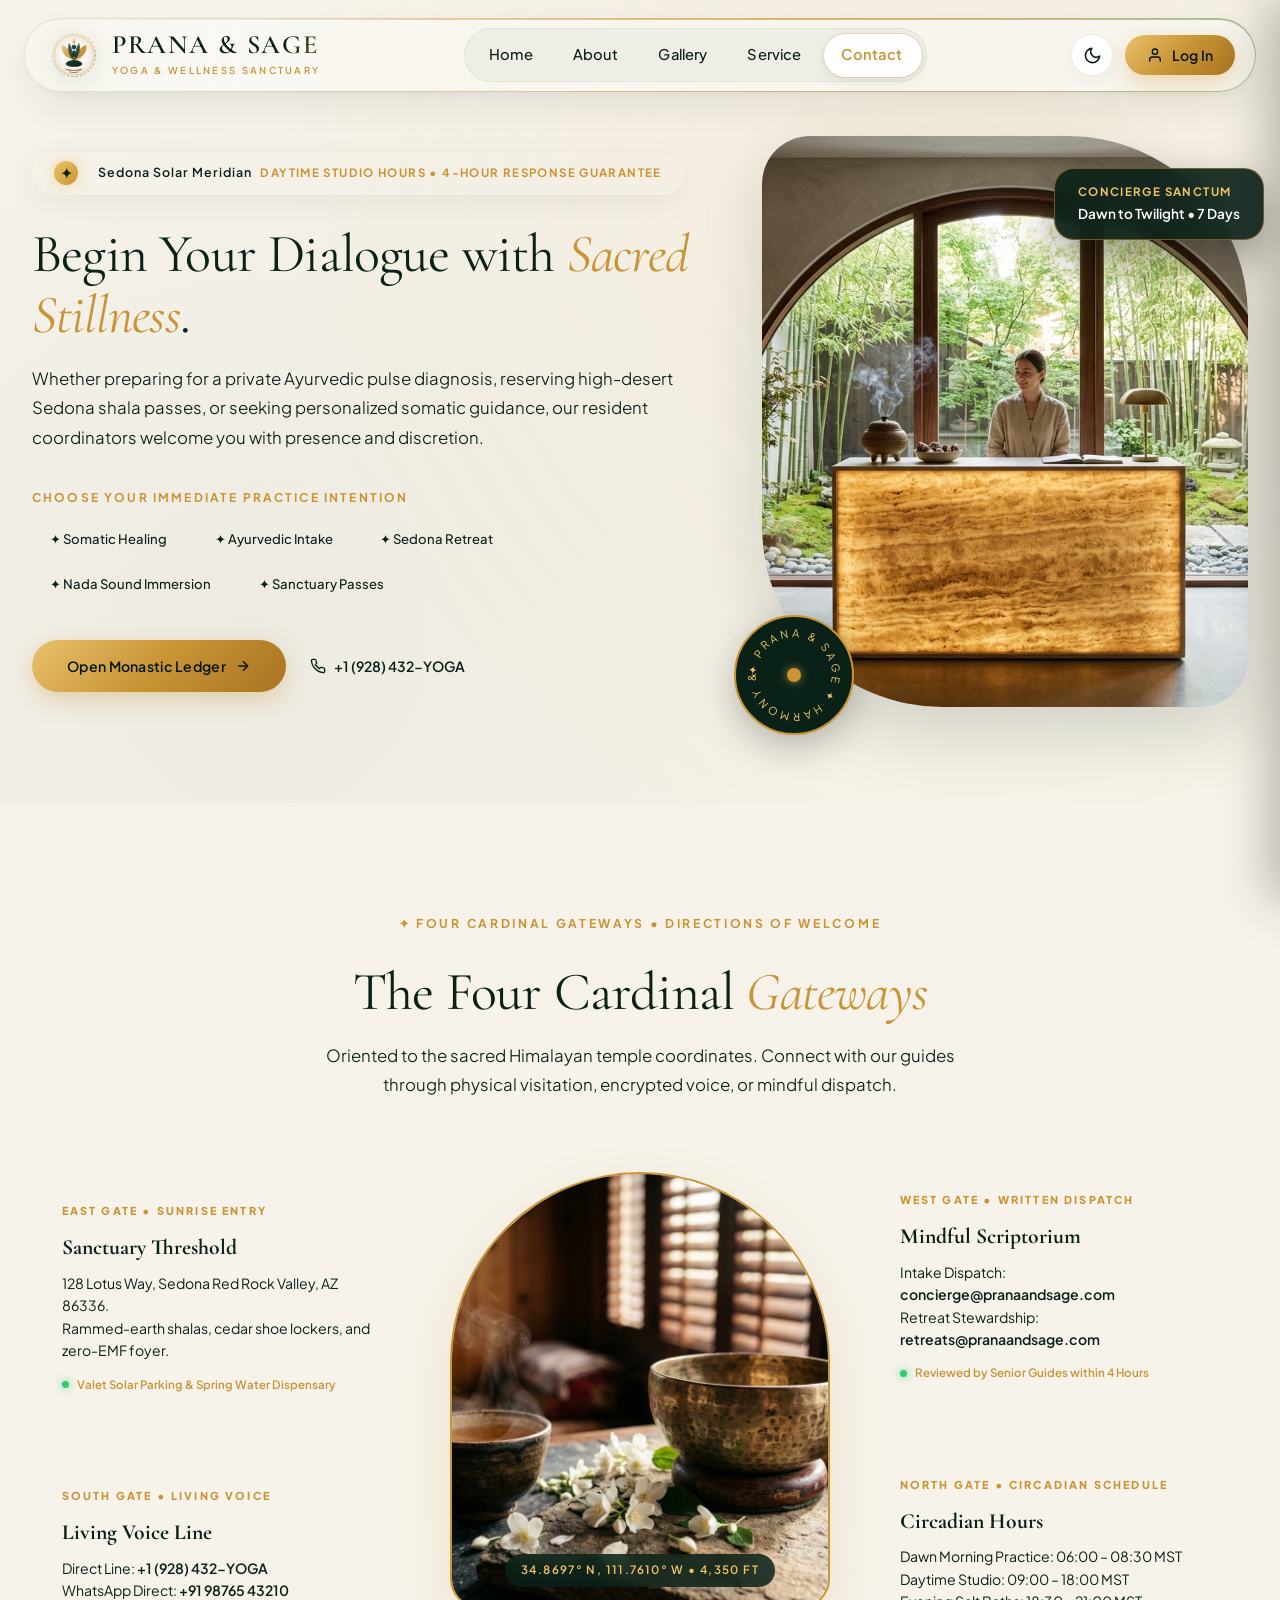
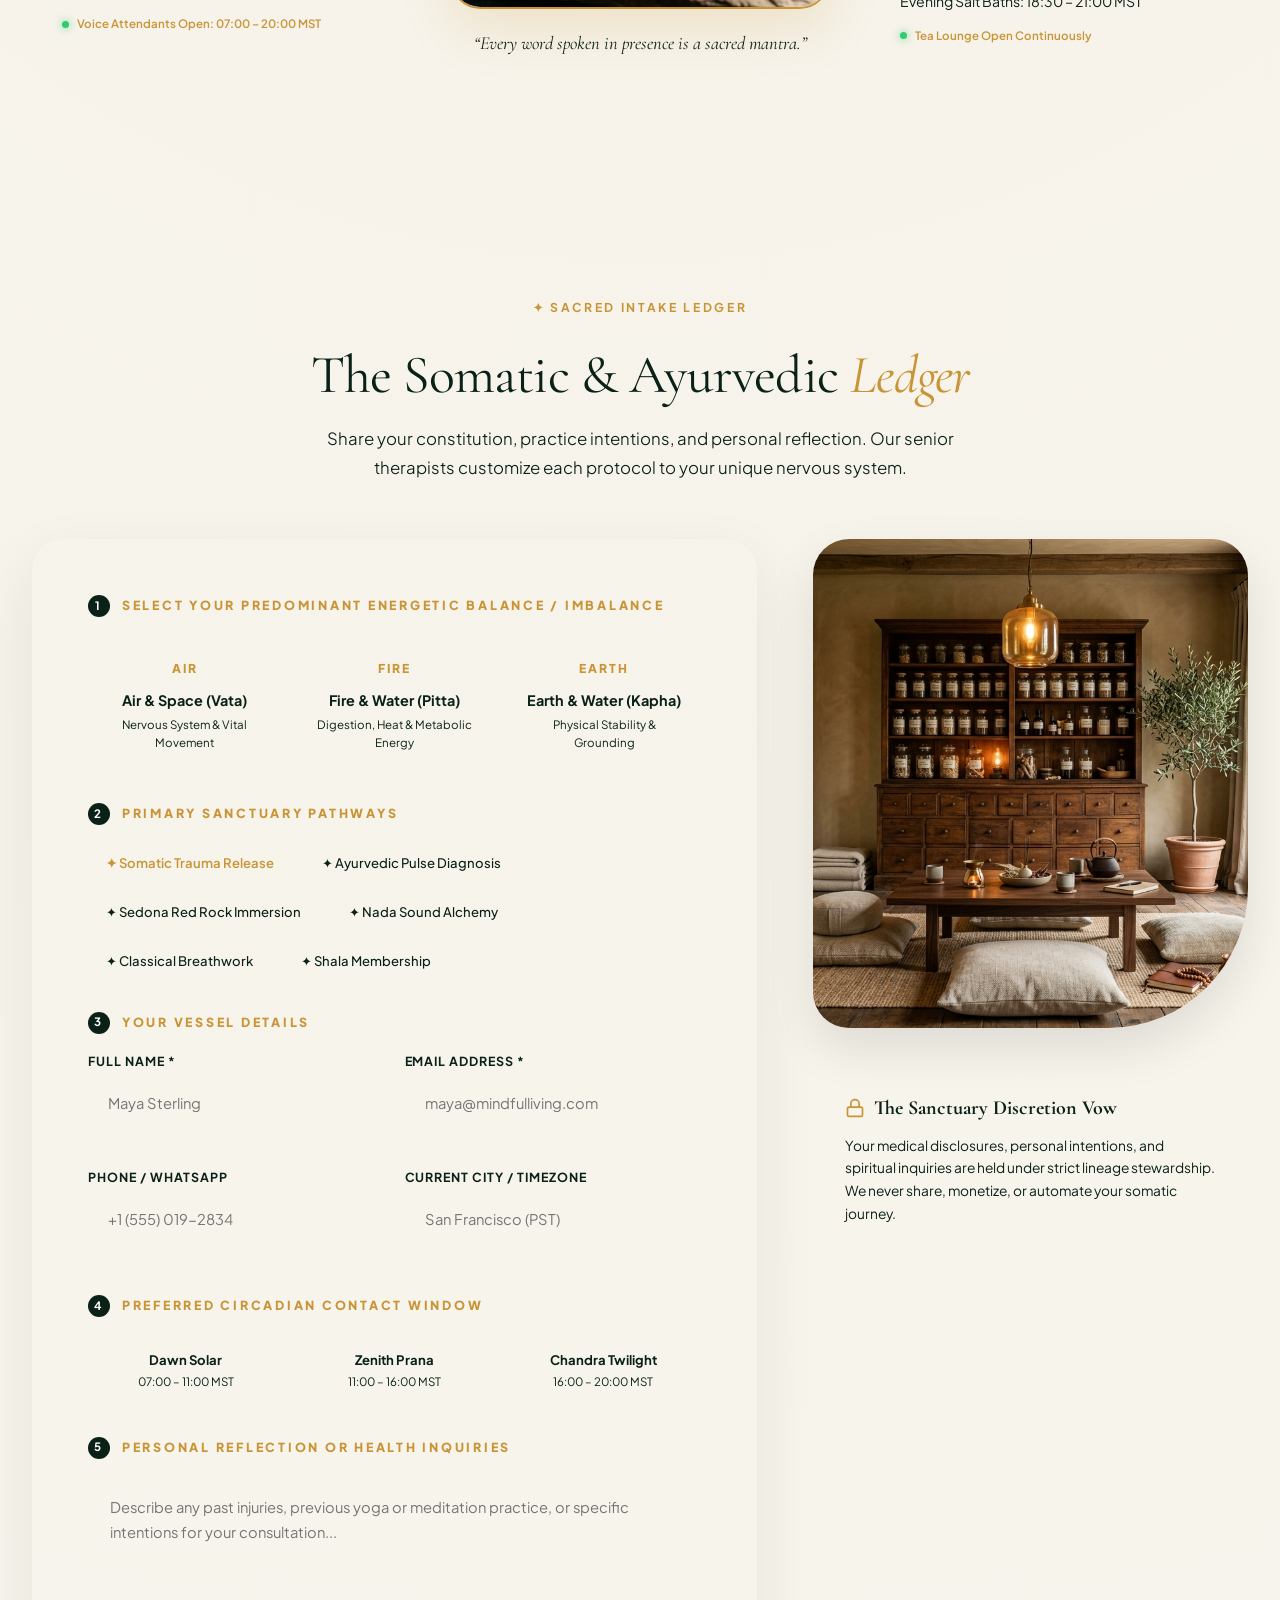
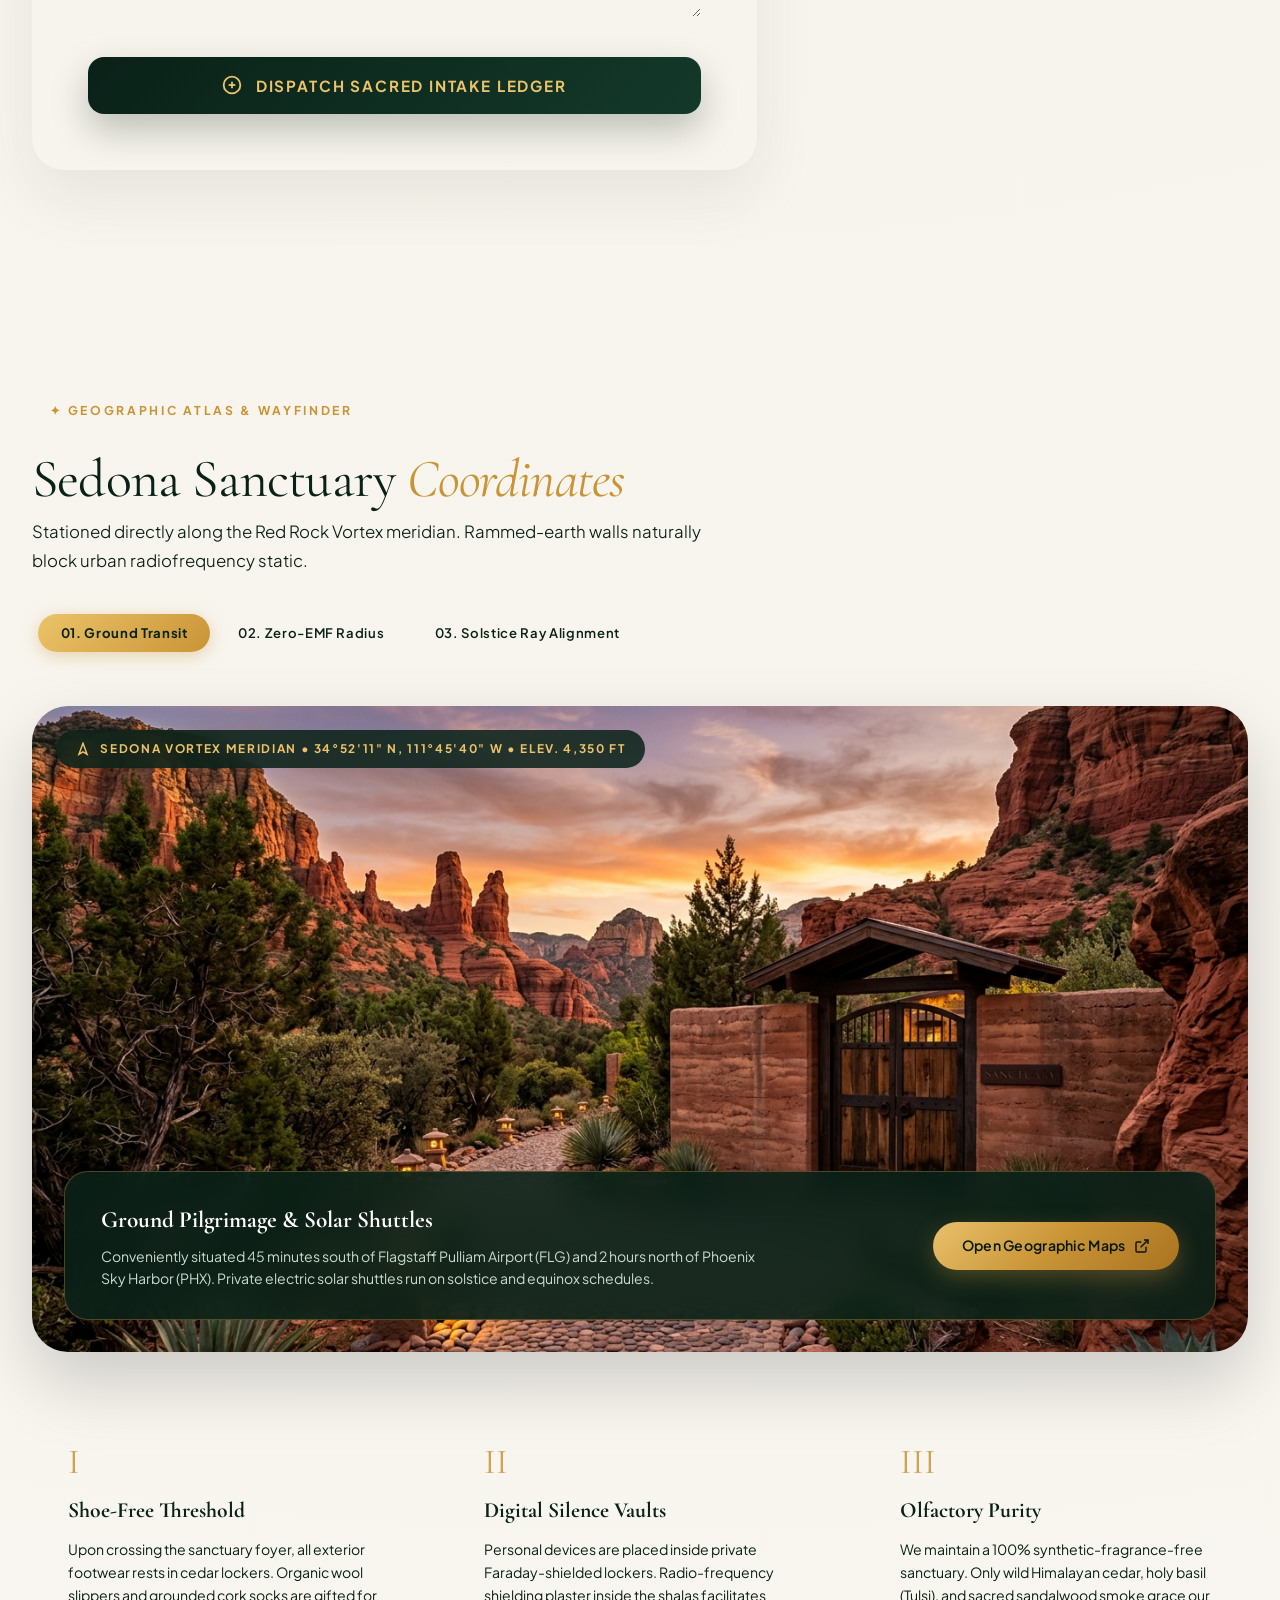
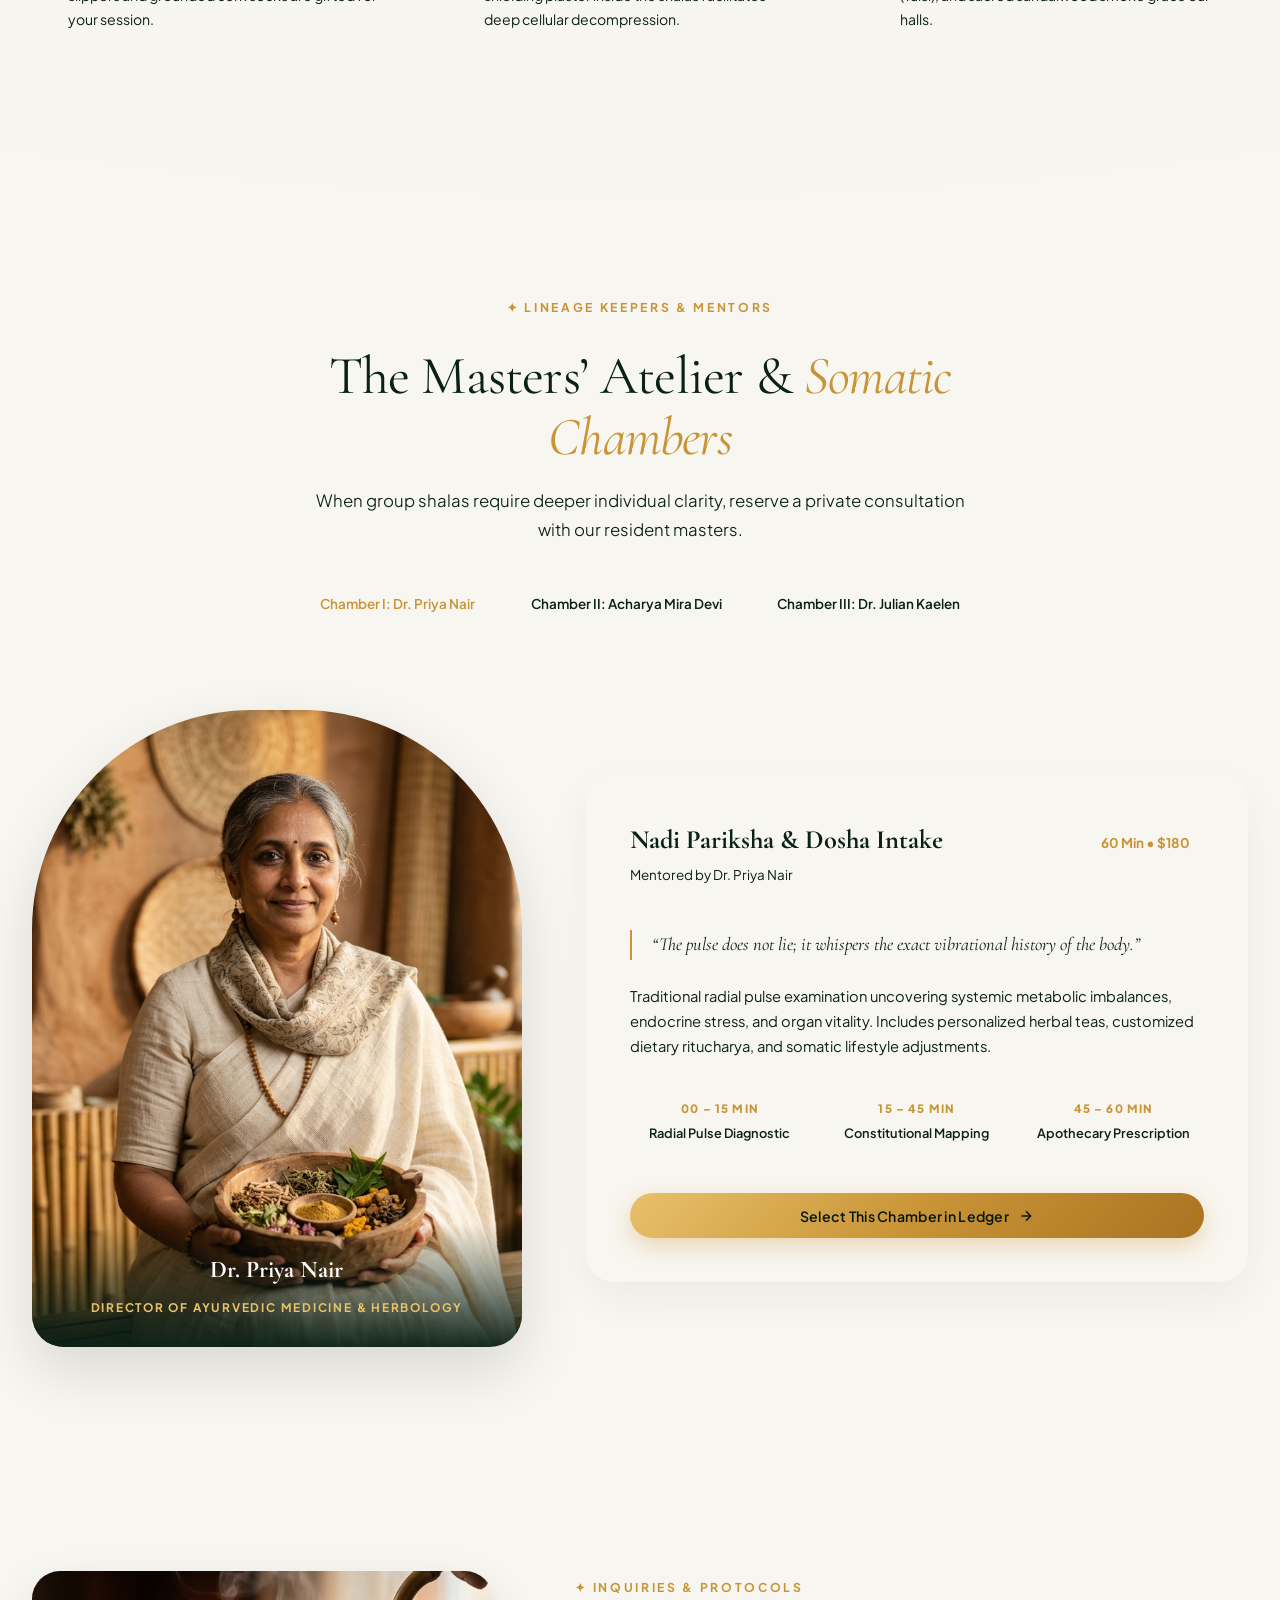
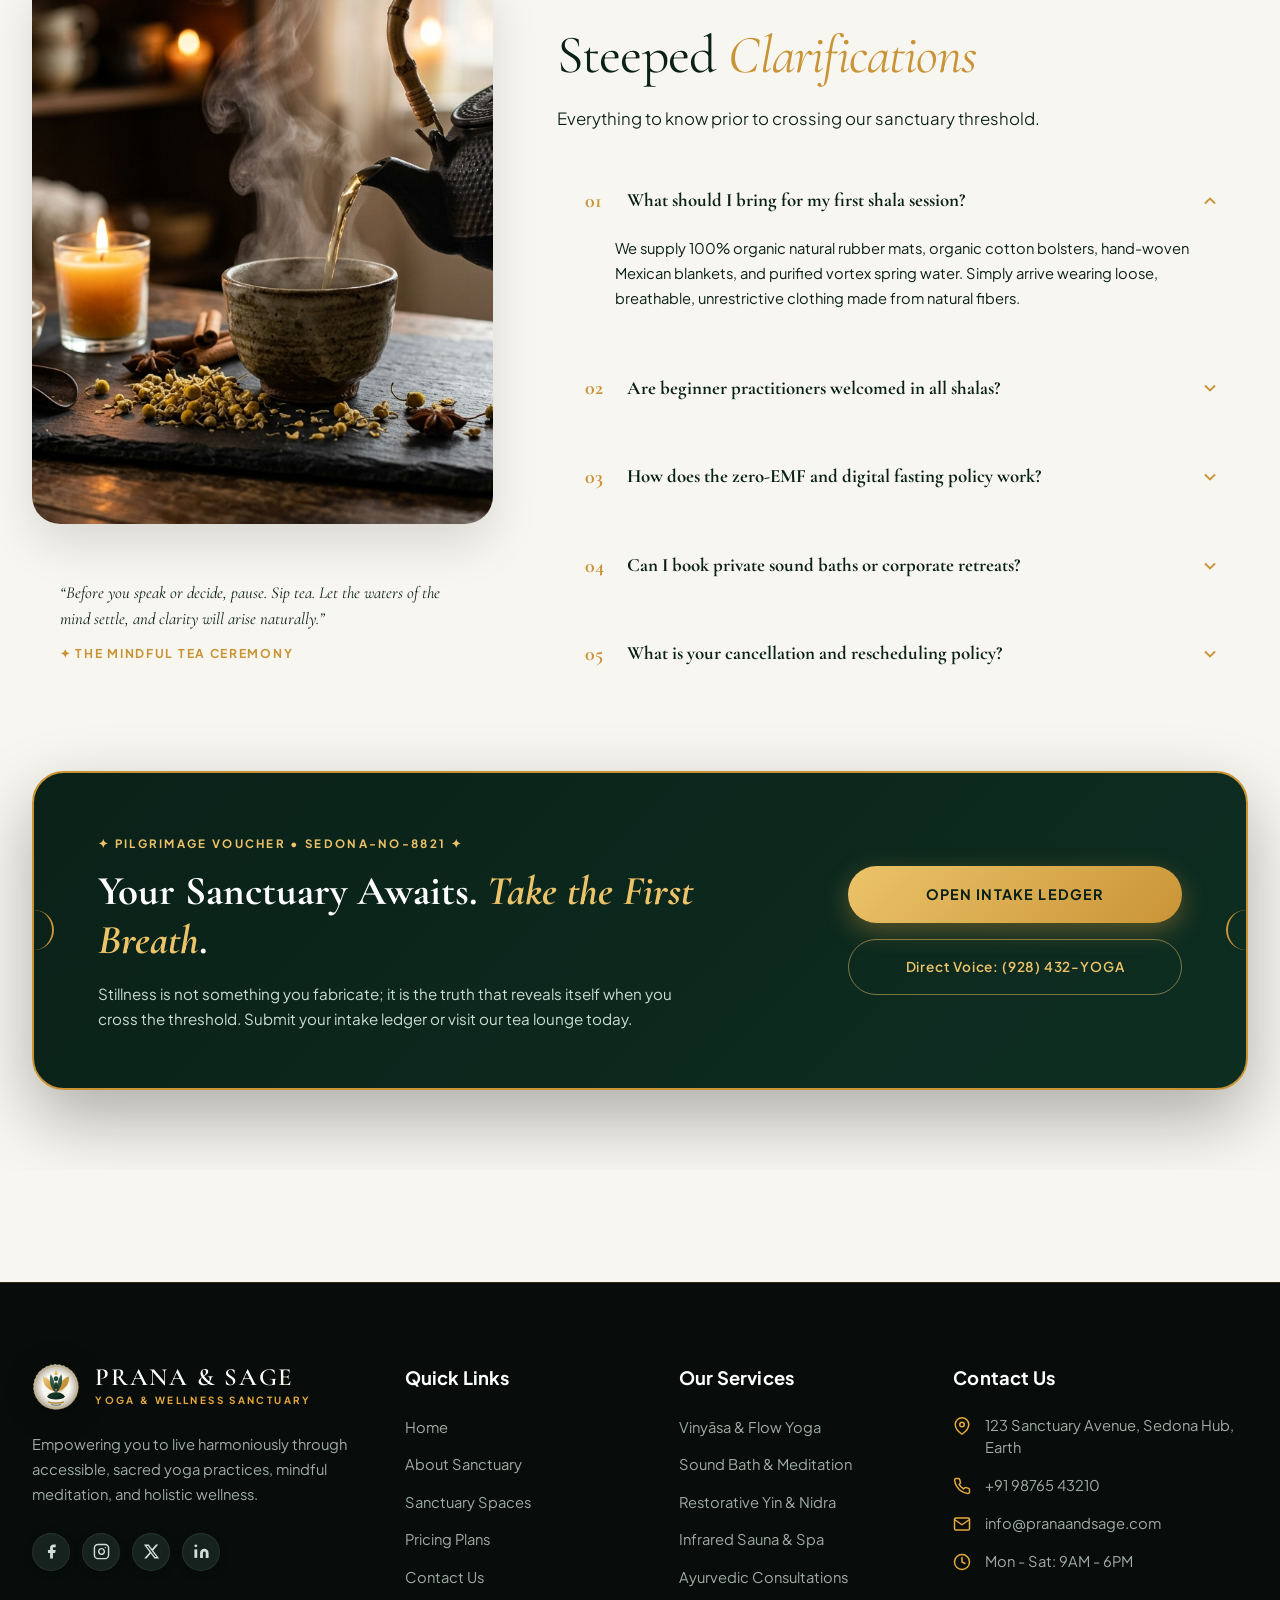
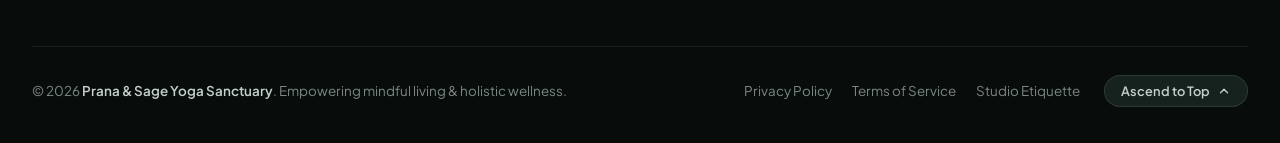
<file: contact.html>
<!DOCTYPE html>
<html lang="en">
<head>
  <meta charset="UTF-8">
  <meta name="viewport" content="width=device-width, initial-scale=1.0">
  <meta name="description" content="Prana & Sage Luxury Yoga Studio & Wellness Center navigation bar. Experience mindful movement, sound therapy, and holistic restoration.">
  <title>Prana & Sage | Luxury Yoga Studio & Wellness Center</title>
  
  <!-- Favicon & Brand Icons -->
  <link rel="icon" type="image/svg+xml" href="favicon.svg">
  <link rel="icon" type="image/png" sizes="32x32" href="favicon.png">
  <link rel="shortcut icon" href="favicon.ico">
  <link rel="apple-touch-icon" sizes="180x180" href="apple-touch-icon.png">
  <link rel="manifest" href="site.webmanifest">
  <meta name="theme-color" content="#0F281E">
  
  <!-- Google Fonts: Cormorant Garamond (Luxury Serif) & Plus Jakarta Sans (Clean Modern Sans) -->
  <link rel="preconnect" href="https://fonts.googleapis.com">
  <link rel="preconnect" href="https://fonts.gstatic.com" crossorigin>
  <link href="https://fonts.googleapis.com/css2?family=Cormorant+Garamond:ital,wght@0,400;0,500;0,600;0,700;1,400&family=Plus+Jakarta+Sans:wght@300;400;500;600;700&display=swap" rel="stylesheet">

  <!-- ==========================================================================
       COMPLETE EMBEDDED STYLESHEET (Floating Zen Capsule Design & Creative Animations)
       ========================================================================== -->
  <style>
    /* ==========================================================================
       1. COLOR PALETTE & DESIGN SYSTEM TOKENS
       ========================================================================== */
    :root {
      /* Canvas & Backgrounds */
      --color-silk: #F8F6F0;
      --color-silk-translucent: rgba(248, 246, 240, 0.88);
      --color-surface: #FFFFFF;
      --color-surface-hover: #F2EFE8;
      --color-surface-translucent: rgba(255, 255, 255, 0.82);
      
      /* Borders & Dividers */
      --color-border: rgba(10, 33, 24, 0.08);
      --color-border-light: rgba(10, 33, 24, 0.04);
      --color-border-focus: rgba(201, 148, 54, 0.45);

      /* Deep Emerald Palette */
      --color-emerald-deep: #0A2118;
      --color-emerald-dark: #071711;
      --color-emerald-medium: #1C4434;
      --color-emerald-soft: #4A7A66;
      --color-emerald-mist: #EAF2EE;

      /* Champagne Gold & Sun Amber */
      --color-gold-primary: #C99436;
      --color-gold-hover: #B38029;
      --color-gold-light: #F7ECD2;
      --color-gold-dark: #9A6C1C;
      --color-gold-gradient: linear-gradient(135deg, #E8C16B 0%, #C99436 50%, #A97321 100%);
      --color-gold-gradient-hover: linear-gradient(135deg, #F0CC79 0%, #D8A243 50%, #B88028 100%);
      --color-gold-glow: 0 8px 24px -2px rgba(201, 148, 54, 0.38);

      /* Typography */
      --color-text-main: #0A2118;
      --color-text-body: #4F6156;
      --color-text-muted: #798D82;
      --color-white: #FFFFFF;

      --font-serif: 'Cormorant Garamond', Georgia, 'Times New Roman', serif;
      --font-sans: 'Plus Jakarta Sans', -apple-system, BlinkMacSystemFont, 'Segoe UI', Roboto, sans-serif;

      /* Elevation & Shadows */
      --shadow-subtle: 0 4px 16px rgba(10, 33, 24, 0.04);
      --shadow-capsule: 0 16px 40px -8px rgba(10, 33, 24, 0.09), 0 2px 8px rgba(10, 33, 24, 0.03);
      --shadow-scrolled: 0 20px 50px -10px rgba(10, 33, 24, 0.16), 0 0 0 1px rgba(201, 148, 54, 0.22);
      --shadow-dropdown: 0 24px 50px -6px rgba(10, 33, 24, 0.14), 0 4px 16px rgba(10, 33, 24, 0.04);
      --shadow-modal: 0 28px 70px -12px rgba(7, 23, 17, 0.4);

      /* Transitions */
      --transition-instant: 0.15s cubic-bezier(0.16, 1, 0.3, 1);
      --transition-smooth: 0.3s cubic-bezier(0.16, 1, 0.3, 1);
      --transition-spring: 0.45s cubic-bezier(0.34, 1.56, 0.64, 1);
    }

    /* Dark Mode Theme */
    body.dark-mode {
      --color-silk: #080E0B;
      --color-silk-translucent: rgba(8, 14, 11, 0.88);
      --color-surface: #101915;
      --color-surface-hover: #18251F;
      --color-surface-translucent: rgba(16, 25, 21, 0.82);

      --color-border: rgba(232, 193, 107, 0.14);
      --color-border-light: rgba(255, 255, 255, 0.06);
      --color-border-focus: rgba(232, 193, 107, 0.5);

      --color-emerald-deep: #F3F7F4;
      --color-emerald-dark: #FFFFFF;
      --color-emerald-medium: #7EB89F;
      --color-emerald-soft: #A2CBB7;
      --color-emerald-mist: #15241C;

      --color-gold-primary: #ECC369;
      --color-gold-hover: #F7D58B;
      --color-gold-light: #241F14;
      --color-gold-dark: #C99436;
      --color-gold-gradient: linear-gradient(135deg, #F5D588 0%, #ECC369 50%, #C48E2F 100%);
      --color-gold-gradient-hover: linear-gradient(135deg, #FFE09C 0%, #F5CE7A 50%, #D89F3A 100%);
      --color-gold-glow: 0 8px 28px -2px rgba(236, 195, 105, 0.45);

      --color-text-main: #F3F7F4;
      --color-text-body: #A4B7AD;
      --color-text-muted: #7E9388;
      --color-white: #101915;

      --shadow-subtle: 0 4px 16px rgba(0, 0, 0, 0.4);
      --shadow-capsule: 0 16px 45px -8px rgba(0, 0, 0, 0.65), 0 0 0 1px rgba(232, 193, 107, 0.18);
      --shadow-scrolled: 0 24px 60px -10px rgba(0, 0, 0, 0.8), 0 0 0 1px rgba(232, 193, 107, 0.32);
      --shadow-dropdown: 0 26px 56px -6px rgba(0, 0, 0, 0.8), 0 0 0 1px rgba(232, 193, 107, 0.2);
      --shadow-modal: 0 30px 75px -10px rgba(0, 0, 0, 0.9);
    }

    /* ==========================================================================
       2. RESET & CANVAS FOUNDATIONS
       ========================================================================== */
    *, *::before, *::after {
      box-sizing: border-box;
      margin: 0;
      padding: 0;
    }

    html {
      scroll-behavior: smooth;
      font-size: 16px;
    }

    body {
      font-family: var(--font-sans);
      background-color: var(--color-silk);
      color: var(--color-text-main);
      line-height: 1.6;
      -webkit-font-smoothing: antialiased;
      -moz-osx-font-smoothing: grayscale;
      overflow-x: hidden;
      min-height: 160vh; /* Smooth vertical scroll space to experience sticky capsule dynamics */
      transition: background-color var(--transition-smooth), color var(--transition-smooth);
      background-image: radial-gradient(circle at 50% 10%, rgba(201, 148, 54, 0.04) 0%, transparent 60%);
    }

    body.dark-mode {
      background-image: radial-gradient(circle at 50% 10%, rgba(232, 193, 107, 0.05) 0%, transparent 65%);
    }

    a {
      text-decoration: none;
      color: inherit;
      transition: color var(--transition-instant);
    }

    button {
      border: none;
      background: transparent;
      cursor: pointer;
      font-family: inherit;
    }

    ul {
      list-style: none;
    }

    /* ==========================================================================
       3. FLOATING ZEN CAPSULE NAVBAR
       ========================================================================== */
    .header-wrapper {
      position: fixed;
      top: 18px;
      left: 0;
      right: 0;
      z-index: 1000;
      padding: 0 1.5rem;
      pointer-events: none;
      transition: top 0.38s cubic-bezier(0.16, 1, 0.3, 1);
    }

    .header-wrapper.is-scrolled {
      top: 10px;
    }

    .navbar {
      pointer-events: auto;
      max-width: 1300px;
      margin: 0 auto;
      height: 74px;
      padding: 0 1.25rem 0 1.6rem;
      display: flex;
      align-items: center;
      justify-content: space-between;
      background: var(--color-silk-translucent);
      backdrop-filter: blur(28px) saturate(190%);
      -webkit-backdrop-filter: blur(28px) saturate(190%);
      border-radius: 999px;
      border: 1px solid var(--color-border);
      box-shadow: var(--shadow-capsule);
      position: relative;
      transition: height 0.35s cubic-bezier(0.16, 1, 0.3, 1), 
                  box-shadow 0.35s cubic-bezier(0.16, 1, 0.3, 1),
                  background-color var(--transition-smooth),
                  border-color var(--transition-smooth);
    }

    .header-wrapper.is-scrolled .navbar {
      height: 66px;
      background: var(--color-surface-translucent);
      box-shadow: var(--shadow-scrolled);
    }

    /* Flowing Celestial Aurora Perimeter Halo Border */
    @keyframes auroraFlow {
      0% {
        background-position: 0% 50%;
      }
      50% {
        background-position: 100% 50%;
      }
      100% {
        background-position: 0% 50%;
      }
    }

    .navbar::before {
      content: '';
      position: absolute;
      inset: -1px;
      border-radius: 999px;
      padding: 1.5px;
      background: linear-gradient(90deg, 
        transparent 0%, 
        var(--color-gold-primary) 25%, 
        #5CB590 50%, 
        var(--color-gold-primary) 75%, 
        transparent 100%
      );
      background-size: 250% 100%;
      animation: auroraFlow 9s ease-in-out infinite;
      -webkit-mask: linear-gradient(#fff 0 0) content-box, linear-gradient(#fff 0 0);
      -webkit-mask-composite: xor;
      mask-composite: exclude;
      opacity: 0.65;
      pointer-events: none;
    }

    /* Specular Crystal Light Gleam across the Floating Capsule */
    @keyframes capsuleSpecular {
      0% {
        transform: translateX(-150%) skewX(-20deg);
        opacity: 0;
      }
      15% {
        opacity: 0.65;
      }
      32% {
        transform: translateX(250%) skewX(-20deg);
        opacity: 0;
      }
      100% {
        transform: translateX(250%) skewX(-20deg);
        opacity: 0;
      }
    }

    .navbar::after {
      content: '';
      position: absolute;
      top: 0;
      left: 0;
      width: 32%;
      height: 100%;
      background: linear-gradient(90deg, 
        transparent 0%, 
        rgba(255, 255, 255, 0.32) 50%, 
        transparent 100%
      );
      border-radius: 999px;
      animation: capsuleSpecular 12s ease-in-out infinite;
      pointer-events: none;
      z-index: 1;
      overflow: hidden;
    }

    body.dark-mode .navbar::after {
      background: linear-gradient(90deg, 
        transparent 0%, 
        rgba(232, 193, 107, 0.18) 50%, 
        transparent 100%
      );
    }

    /* ==========================================================================
       4. BRAND LOGO & SACRED LOTUS ANIMATIONS
       ========================================================================== */
    .brand {
      display: flex;
      align-items: center;
      gap: 0.95rem;
      text-decoration: none;
      z-index: 1003;
      cursor: pointer;
      user-select: none;
    }

    .brand-icon {
      width: 46px;
      height: 46px;
      flex-shrink: 0;
      transition: transform var(--transition-spring), filter var(--transition-smooth);
      filter: drop-shadow(0 4px 12px rgba(10, 33, 24, 0.1));
    }

    .brand:hover .brand-icon {
      transform: scale(1.08) translateY(-1px);
      filter: drop-shadow(0 8px 22px rgba(201, 148, 54, 0.45));
    }

    /* 1. Mandala Sacred Orbit (Outer Clockwise, Inner Counter-Clockwise) */
    @keyframes lotusMandalaOrbit {
      from { transform: rotate(0deg); }
      to { transform: rotate(360deg); }
    }

    @keyframes mandalaCounterRotate {
      from { transform: rotate(360deg); }
      to { transform: rotate(0deg); }
    }

    .mandala-outer-ring {
      transform-origin: 32px 32px;
      animation: lotusMandalaOrbit 26s linear infinite;
      transition: animation-duration 0.6s ease;
    }

    .mandala-inner-ring {
      transform-origin: 32px 32px;
      animation: mandalaCounterRotate 36s linear infinite;
      stroke: var(--color-gold-primary);
      opacity: 0.55;
    }

    .brand:hover .mandala-outer-ring {
      animation-duration: 9s;
    }

    .brand:hover .mandala-inner-ring {
      animation-duration: 14s;
    }

    /* 2. Prana Breathing Pulse (Crown Chakra Bindu & Flame) */
    @keyframes pranaBreathe {
      0%, 100% {
        transform: scale(1);
        opacity: 0.85;
        filter: drop-shadow(0 0 2px rgba(201, 148, 54, 0.5));
      }
      50% {
        transform: scale(1.35);
        opacity: 1;
        filter: drop-shadow(0 0 7px rgba(201, 148, 54, 0.95)) drop-shadow(0 0 12px rgba(245, 214, 136, 0.85));
      }
    }

    .crown-bindu {
      transform-origin: 32px 14px;
      animation: pranaBreathe 4s ease-in-out infinite;
    }

    .crown-flame {
      transform-origin: 32px 11px;
      animation: pranaBreathe 4s ease-in-out infinite 0.4s;
    }

    /* 3. Chandra Moon Glow */
    @keyframes chandraGlow {
      0%, 100% { opacity: 0.25; }
      50% { opacity: 0.55; }
    }

    .chandra-moon {
      animation: chandraGlow 6s ease-in-out infinite;
    }

    /* 4. Lotus Petals Organic Spring Bloom on Hover */
    .brand-icon .lotus-petal {
      transform-origin: 32px 39px;
      transition: transform 0.55s cubic-bezier(0.34, 1.56, 0.64, 1);
    }

    .brand:hover .lotus-petal.petal-left-outer {
      transform: rotate(-7deg) scale(1.06);
    }

    .brand:hover .lotus-petal.petal-right-outer {
      transform: rotate(7deg) scale(1.06);
    }

    .brand:hover .lotus-petal.petal-left-inner {
      transform: rotate(-3.5deg) scale(1.03);
    }

    .brand:hover .lotus-petal.petal-right-inner {
      transform: rotate(3.5deg) scale(1.03);
    }

    /* 5. Grounding Sacred Energy Ripples */
    @keyframes groundingRipplePulse {
      0%, 100% { opacity: 0.7; transform: scaleX(1); }
      50% { opacity: 1; transform: scaleX(1.04); }
    }

    .grounding-ripple {
      transform-origin: 32px 52px;
      animation: groundingRipplePulse 5s ease-in-out infinite;
    }

    .brand-text {
      display: flex;
      flex-direction: column;
    }

    /* Luminous Gold Leaf Foil Shimmer on Brand Title */
    .brand-title {
      font-family: var(--font-serif);
      font-size: 1.65rem;
      font-weight: 600;
      letter-spacing: 0.07em;
      color: var(--color-text-main);
      line-height: 1.05;
      text-transform: uppercase;
      background: linear-gradient(120deg, 
        var(--color-text-main) 0%, 
        var(--color-text-main) 35%, 
        var(--color-gold-primary) 50%, 
        var(--color-text-main) 65%, 
        var(--color-text-main) 100%
      );
      background-size: 240% auto;
      -webkit-background-clip: text;
      -webkit-text-fill-color: transparent;
      transition: background-position 0.7s cubic-bezier(0.16, 1, 0.3, 1);
    }

    .brand:hover .brand-title {
      background-position: -120% center;
    }

    .brand-tagline {
      font-size: 0.6rem;
      text-transform: uppercase;
      letter-spacing: 0.24em;
      color: var(--color-gold-primary);
      font-weight: 600;
      margin-top: 3px;
      transition: color var(--transition-smooth);
    }

    /* ==========================================================================
       5. NAVIGATION MENU & DYNAMIC MAGNETIC SLIDING PILL (DESKTOP)
       ========================================================================== */
    .nav-menu {
      position: relative;
      display: flex;
      align-items: center;
      gap: 0.2rem;
      padding: 0.3rem 0.35rem;
      background: rgba(10, 33, 24, 0.035);
      border-radius: 999px;
      border: 1px solid rgba(10, 33, 24, 0.06);
      backdrop-filter: blur(10px);
      -webkit-backdrop-filter: blur(10px);
      transition: background-color var(--transition-smooth), border-color var(--transition-smooth);
    }

    body.dark-mode .nav-menu {
      background: rgba(232, 193, 107, 0.05);
      border-color: rgba(232, 193, 107, 0.12);
    }

    /* Dynamic Zen Magnetic Sliding Pill Indicator */
    .nav-slider-pill {
      position: absolute;
      top: 5px;
      bottom: 5px;
      left: 0;
      border-radius: 999px;
      background: var(--color-surface);
      box-shadow: 0 4px 14px rgba(10, 33, 24, 0.08), 0 0 0 1px rgba(201, 148, 54, 0.25);
      transition: transform 0.38s cubic-bezier(0.34, 1.25, 0.64, 1), 
                  width 0.38s cubic-bezier(0.34, 1.25, 0.64, 1),
                  opacity 0.2s ease;
      pointer-events: none;
      z-index: 1;
      will-change: transform, width;
    }

    body.dark-mode .nav-slider-pill {
      background: rgba(24, 38, 32, 0.92);
      box-shadow: 0 6px 18px rgba(0, 0, 0, 0.45), 0 0 0 1px rgba(232, 193, 107, 0.32);
    }

    .nav-item {
      position: relative;
      z-index: 2;
    }

    .nav-link {
      display: inline-flex;
      align-items: center;
      gap: 0.42rem;
      padding: 0.62rem 1.15rem;
      font-size: 0.92rem;
      font-weight: 500;
      color: var(--color-text-main);
      border-radius: 999px;
      letter-spacing: 0.01em;
      position: relative;
      z-index: 2;
      transition: color 0.22s ease, transform 0.22s ease;
      background: transparent !important;
    }

    .nav-link svg.chevron {
      width: 14px;
      height: 14px;
      stroke-width: 2.2;
      transition: transform var(--transition-spring), stroke var(--transition-instant);
      opacity: 0.75;
    }

    .nav-link:hover,
    .nav-item:hover > .nav-link {
      color: var(--color-gold-primary);
      transform: translateY(-1px);
    }

    .nav-item:hover > .nav-link svg.chevron {
      transform: rotate(180deg);
      opacity: 1;
      stroke: var(--color-gold-primary);
    }

    .nav-link.is-active {
      font-weight: 600;
      color: var(--color-gold-primary);
    }

    /* ==========================================================================
       6. LOTUS BLOSSOM CASCADING DROPDOWN MENU
       ========================================================================== */
    @keyframes blossomReveal {
      0% {
        opacity: 0;
        transform: translateY(14px) scale(0.92);
        filter: blur(4px);
      }
      100% {
        opacity: 1;
        transform: translateY(6px) scale(1);
        filter: blur(0);
      }
    }

    .dropdown-menu {
      position: absolute;
      top: 100%;
      left: 0;
      background-color: var(--color-surface);
      border-radius: 16px;
      padding: 0.55rem;
      min-width: 170px;
      border: 1px solid var(--color-border);
      box-shadow: var(--shadow-dropdown);
      opacity: 0;
      visibility: hidden;
      transform: translateY(12px) scale(0.94);
      transform-origin: top left;
      transition: opacity 0.22s ease, 
                  transform 0.25s cubic-bezier(0.16, 1, 0.3, 1), 
                  visibility 0.22s,
                  background-color var(--transition-smooth),
                  border-color var(--transition-smooth);
      pointer-events: none;
      z-index: 990;
    }

    body.dark-mode .dropdown-menu {
      background-color: rgba(16, 25, 21, 0.95);
      backdrop-filter: blur(24px);
      -webkit-backdrop-filter: blur(24px);
      border: 1px solid rgba(232, 193, 107, 0.22);
      box-shadow: 0 24px 52px -6px rgba(0, 0, 0, 0.75), 0 0 20px rgba(232, 193, 107, 0.12);
    }

    .nav-item:hover > .dropdown-menu,
    .nav-item:focus-within > .dropdown-menu {
      opacity: 1;
      visibility: visible;
      animation: blossomReveal 0.32s cubic-bezier(0.16, 1, 0.3, 1) forwards;
      pointer-events: auto;
    }

    .dropdown-item {
      display: flex;
      align-items: center;
      gap: 0.65rem;
      padding: 0.68rem 1rem;
      font-size: 0.92rem;
      font-weight: 500;
      color: var(--color-text-main);
      border-radius: 10px;
      transition: background-color 0.2s ease, color 0.2s ease, transform 0.22s cubic-bezier(0.34, 1.3, 0.64, 1);
      text-decoration: none;
      white-space: nowrap;
      position: relative;
    }

    .dropdown-item::before {
      content: '';
      width: 6px;
      height: 6px;
      border-radius: 50%;
      background: var(--color-gold-gradient);
      opacity: 0;
      transform: scale(0);
      transition: transform 0.25s cubic-bezier(0.34, 1.5, 0.64, 1), opacity 0.2s ease;
      box-shadow: 0 0 8px var(--color-gold-primary);
    }

    .dropdown-item:hover::before {
      opacity: 1;
      transform: scale(1);
    }

    .dropdown-item:hover {
      background-color: var(--color-surface-hover);
      color: var(--color-gold-primary);
      transform: translateX(5px);
    }

    /* ==========================================================================
       7. ACTION CONTROLS (Theme Switcher, Login CTA, Hamburger)
       ========================================================================== */
    .nav-actions {
      display: flex;
      align-items: center;
      gap: 0.75rem;
    }

    /* Circular Frosted Action Button */
    .action-btn {
      width: 42px;
      height: 42px;
      border-radius: 50%;
      display: flex;
      align-items: center;
      justify-content: center;
      color: var(--color-text-main);
      background-color: var(--color-surface);
      border: 1px solid var(--color-border);
      box-shadow: var(--shadow-subtle);
      transition: all var(--transition-instant);
      position: relative;
      overflow: hidden;
    }

    .action-btn:hover {
      background-color: var(--color-surface-hover);
      border-color: var(--color-border-focus);
      color: var(--color-gold-primary);
      transform: translateY(-1px);
    }

    .action-btn svg {
      width: 19px;
      height: 19px;
    }

    /* Pro Theme Toggle Button with Celestial Orbit Animation */
    .theme-toggle {
      cursor: pointer;
    }

    .theme-toggle svg {
      transition: transform 0.4s cubic-bezier(0.34, 1.56, 0.64, 1), color var(--transition-instant);
    }

    .theme-toggle:hover svg {
      transform: rotate(35deg) scale(1.15);
      color: var(--color-gold-primary);
    }

    body.dark-mode .theme-toggle:hover svg {
      transform: rotate(50deg) scale(1.15);
      color: var(--color-gold-primary);
    }

    /* Cosmic celestial 360 flip when toggled */
    .theme-toggle.switching svg {
      animation: celestialOrbit 0.5s cubic-bezier(0.34, 1.4, 0.64, 1);
    }

    @keyframes celestialOrbit {
      0% { transform: rotate(0deg) scale(1); }
      50% { transform: rotate(180deg) scale(0.35); opacity: 0.25; }
      100% { transform: rotate(360deg) scale(1); opacity: 1; }
    }

    /* Pro CTA Button ("Log In") with Breathing Golden Aura Pulse */
    @keyframes ctaPulse {
      0%, 100% {
        box-shadow: 0 4px 18px rgba(201, 148, 54, 0.35);
      }
      50% {
        box-shadow: 0 6px 26px rgba(201, 148, 54, 0.58), 0 0 16px rgba(245, 214, 136, 0.42);
      }
    }

    .btn-cta {
      display: inline-flex;
      align-items: center;
      gap: 0.55rem;
      background: var(--color-gold-gradient);
      color: #071711;
      font-size: 0.88rem;
      font-weight: 600;
      letter-spacing: 0.02em;
      padding: 0.68rem 1.35rem;
      border-radius: 999px;
      box-shadow: var(--color-gold-glow);
      transition: all var(--transition-smooth);
      white-space: nowrap;
      cursor: pointer;
      position: relative;
      overflow: hidden;
      animation: ctaPulse 4.5s ease-in-out infinite;
    }

    /* Shimmer Light Sheen Reflection on Hover */
    .btn-cta::after {
      content: '';
      position: absolute;
      top: -50%;
      left: -50%;
      width: 200%;
      height: 200%;
      background: linear-gradient(60deg, transparent 40%, rgba(255, 255, 255, 0.38) 50%, transparent 60%);
      transform: translateX(-100%);
      transition: transform 0.65s ease;
    }

    .btn-cta:hover::after {
      transform: translateX(100%);
    }

    .btn-cta:hover {
      background: var(--color-gold-gradient-hover);
      transform: translateY(-2px);
      box-shadow: 0 12px 30px -2px rgba(201, 148, 54, 0.6);
      color: #071711;
    }

    .btn-cta:active {
      transform: translateY(0);
    }

    .btn-cta svg {
      width: 16px;
      height: 16px;
      transition: transform var(--transition-instant);
    }

    .btn-cta:hover svg {
      transform: translateX(2px);
    }

    /* Interactive Zen Water Ripple on Button Click */
    .zen-ripple {
      position: absolute;
      border-radius: 50%;
      pointer-events: none;
      background: radial-gradient(circle, rgba(255, 255, 255, 0.75) 0%, rgba(201, 148, 54, 0.45) 50%, transparent 100%);
      transform: scale(0);
      animation: zenRippleExpand 0.65s cubic-bezier(0.1, 0.8, 0.3, 1) forwards;
      z-index: 10;
    }

    @keyframes zenRippleExpand {
      0% {
        transform: scale(0);
        opacity: 0.85;
      }
      100% {
        transform: scale(3.8);
        opacity: 0;
      }
    }

    /* Mobile Hamburger Trigger with Spring Dynamics */
    .mobile-toggle {
      display: none;
      width: 44px;
      height: 44px;
      border-radius: 50%;
      flex-direction: column;
      align-items: center;
      justify-content: center;
      gap: 5px;
      padding: 10px;
      cursor: pointer;
      z-index: 1005;
      background: var(--color-surface);
      border: 1px solid var(--color-border);
      box-shadow: var(--shadow-subtle);
      transition: all 0.3s cubic-bezier(0.34, 1.56, 0.64, 1);
      position: relative;
      overflow: hidden;
    }

    .mobile-toggle:hover {
      border-color: var(--color-gold-primary);
      box-shadow: 0 0 16px rgba(201, 148, 54, 0.32);
      transform: scale(1.06);
    }

    .mobile-toggle span {
      display: block;
      width: 20px;
      height: 2px;
      background-color: var(--color-text-main);
      border-radius: 2px;
      transition: transform var(--transition-smooth), opacity var(--transition-smooth), background-color var(--transition-smooth);
    }

    .mobile-toggle.is-active {
      background: var(--color-surface-hover);
      border-color: var(--color-gold-primary);
      box-shadow: 0 0 18px rgba(201, 148, 54, 0.4);
    }

    .mobile-toggle.is-active span {
      background-color: var(--color-gold-primary);
    }

    .mobile-toggle.is-active span:nth-child(1) {
      transform: translateY(7px) rotate(45deg);
    }
    .mobile-toggle.is-active span:nth-child(2) {
      opacity: 0;
    }
    .mobile-toggle.is-active span:nth-child(3) {
      transform: translateY(-7px) rotate(-45deg);
    }

    /* ==========================================================================
       8. RESPONSIVE MOBILE DRAWER (Slide-Over)
       ========================================================================== */
    .mobile-overlay {
      position: fixed;
      inset: 0;
      background: rgba(8, 14, 11, 0.65);
      backdrop-filter: blur(6px);
      opacity: 0;
      visibility: hidden;
      transition: opacity var(--transition-smooth), visibility var(--transition-smooth);
      z-index: 1001;
    }

    .mobile-overlay.is-active {
      opacity: 1;
      visibility: visible;
    }

    .mobile-drawer {
      position: fixed;
      top: 0;
      right: 0;
      bottom: 0;
      width: 86%;
      max-width: 380px;
      background: var(--color-silk);
      box-shadow: -12px 0 45px rgba(0, 0, 0, 0.25);
      z-index: 1002;
      transform: translateX(100%);
      transition: transform var(--transition-smooth), background-color var(--transition-smooth);
      display: flex;
      flex-direction: column;
      overflow-y: auto;
      padding: 2rem 1.6rem;
      border-left: 1px solid var(--color-border);
    }

    body.dark-mode .mobile-drawer {
      background: #09120E;
      border-left: 1px solid rgba(232, 193, 107, 0.15);
    }

    .mobile-drawer.is-active {
      transform: translateX(0);
    }

    .drawer-header {
      display: flex;
      align-items: center;
      justify-content: space-between;
      margin-bottom: 2rem;
      padding-bottom: 1.25rem;
      border-bottom: 1px solid var(--color-border);
    }

    .drawer-close-btn {
      width: 38px;
      height: 38px;
      border-radius: 50%;
      background: var(--color-surface);
      border: 1px solid var(--color-border);
      display: flex;
      align-items: center;
      justify-content: center;
      color: var(--color-text-main);
      transition: all var(--transition-instant);
    }

    .drawer-close-btn:hover {
      background: var(--color-surface-hover);
      color: var(--color-gold-primary);
    }

    .mobile-nav-list {
      display: flex;
      flex-direction: column;
      gap: 0.4rem;
    }

    .mobile-nav-item {
      border-bottom: 1px solid var(--color-border);
    }

    .mobile-drawer.is-active .mobile-nav-item {
      animation: drawerItemSlideIn 0.38s cubic-bezier(0.16, 1, 0.3, 1) backwards;
    }
    .mobile-drawer.is-active .mobile-nav-item:nth-child(1) { animation-delay: 0.08s; }
    .mobile-drawer.is-active .mobile-nav-item:nth-child(2) { animation-delay: 0.14s; }
    .mobile-drawer.is-active .mobile-nav-item:nth-child(3) { animation-delay: 0.20s; }
    .mobile-drawer.is-active .mobile-nav-item:nth-child(4) { animation-delay: 0.26s; }

    @keyframes drawerItemSlideIn {
      from {
        opacity: 0;
        transform: translateX(22px);
      }
      to {
        opacity: 1;
        transform: translateX(0);
      }
    }

    .mobile-nav-header {
      display: flex;
      align-items: center;
      justify-content: space-between;
      padding: 0.95rem 0;
      font-family: var(--font-serif);
      font-size: 1.35rem;
      font-weight: 600;
      color: var(--color-text-main);
      cursor: pointer;
      transition: color var(--transition-instant);
    }

    .mobile-nav-header svg {
      width: 18px;
      height: 18px;
      transition: transform var(--transition-instant);
      color: var(--color-text-muted);
    }

    .mobile-nav-item.open .mobile-nav-header svg {
      transform: rotate(180deg);
      color: var(--color-gold-primary);
    }

    .mobile-submenu {
      display: none;
      padding: 0 0 1rem 0.8rem;
    }

    .mobile-nav-item.open .mobile-submenu {
      display: block;
    }

    .mobile-sublink {
      display: flex;
      align-items: center;
      justify-content: space-between;
      padding: 0.6rem 0.5rem;
      font-size: 0.95rem;
      font-weight: 500;
      color: var(--color-text-body);
      border-radius: 8px;
      transition: all var(--transition-instant);
    }

    .mobile-sublink:hover {
      color: var(--color-gold-primary);
      background-color: var(--color-surface-hover);
    }

    .mobile-drawer-footer {
      margin-top: auto;
      padding-top: 2rem;
      display: flex;
      flex-direction: column;
      gap: 1.25rem;
    }

    .drawer-contact-info {
      display: flex;
      flex-direction: column;
      gap: 0.65rem;
      font-size: 0.84rem;
      color: var(--color-text-muted);
    }

    .drawer-contact-item {
      display: flex;
      align-items: center;
      gap: 0.65rem;
    }

    .drawer-contact-item svg {
      width: 16px;
      height: 16px;
      color: var(--color-gold-primary);
    }

    /* Inside Drawer: Circular Theme Switcher + Golden Pill Log In at the Bottom (Ref: media_1790079607491.png) */
    .drawer-actions-row {
      display: flex;
      align-items: center;
      gap: 0.85rem;
      margin-top: auto;
      padding-top: 2rem;
      border-top: 1px solid var(--color-border);
    }

    .drawer-theme-circle {
      width: 46px;
      height: 46px;
      border-radius: 50%;
      background: var(--color-surface);
      border: 1px solid var(--color-border);
      display: inline-flex;
      align-items: center;
      justify-content: center;
      color: var(--color-text-main);
      cursor: pointer;
      box-shadow: var(--shadow-subtle);
      transition: all var(--transition-instant);
      flex-shrink: 0;
      position: relative;
    }

    body.dark-mode .drawer-theme-circle {
      background: #111B17;
      border-color: rgba(232, 193, 107, 0.2);
    }

    .drawer-theme-circle:hover {
      border-color: var(--color-gold-primary);
      color: var(--color-gold-primary);
      transform: scale(1.06);
    }

    .drawer-theme-circle svg {
      width: 20px;
      height: 20px;
      transition: transform var(--transition-spring);
    }

    .drawer-theme-circle.switching svg {
      transform: rotate(360deg);
    }

    .drawer-login-pill {
      flex: 1;
      height: 46px;
      border-radius: 999px;
      background: linear-gradient(135deg, #F3D079 0%, #C99436 50%, #9D6C1A 100%);
      border: none;
      color: #071711;
      font-family: var(--font-sans);
      font-size: 0.95rem;
      font-weight: 700;
      letter-spacing: 0.02em;
      display: inline-flex;
      align-items: center;
      justify-content: center;
      gap: 0.6rem;
      cursor: pointer;
      box-shadow: 0 4px 18px rgba(201, 148, 54, 0.35);
      transition: all var(--transition-smooth);
      position: relative;
      overflow: hidden;
    }

    .drawer-login-pill:hover {
      background: linear-gradient(135deg, #F8DB91 0%, #D4A042 50%, #AC7822 100%);
      transform: translateY(-2px);
      box-shadow: 0 6px 22px rgba(201, 148, 54, 0.45);
    }

    .drawer-login-pill svg {
      width: 19px;
      height: 19px;
      stroke-width: 2.2;
    }

    /* ==========================================================================
       9. MEMBER LOGIN MODAL DIALOG
       ========================================================================== */
    .login-modal {
      position: fixed;
      inset: 0;
      background: rgba(8, 14, 11, 0.72);
      backdrop-filter: blur(10px);
      -webkit-backdrop-filter: blur(10px);
      z-index: 2000;
      display: flex;
      align-items: center;
      justify-content: center;
      padding: 1.5rem;
      opacity: 0;
      visibility: hidden;
      transition: opacity var(--transition-smooth), visibility var(--transition-smooth);
    }

    .login-modal.is-active {
      opacity: 1;
      visibility: visible;
    }

    .login-card {
      width: 100%;
      max-width: 440px;
      background: var(--color-surface);
      border-radius: 22px;
      padding: 2.6rem 2.2rem;
      box-shadow: var(--shadow-modal);
      border: 1px solid var(--color-border);
      position: relative;
      transform: translateY(-20px) scale(0.97);
      transition: transform var(--transition-smooth), background-color var(--transition-smooth), border-color var(--transition-smooth);
    }

    body.dark-mode .login-card {
      background: #101915;
      border: 1px solid rgba(232, 193, 107, 0.2);
    }

    .login-modal.is-active .login-card {
      transform: translateY(0) scale(1);
    }

    .login-close-btn {
      position: absolute;
      top: 1.25rem;
      right: 1.25rem;
      color: var(--color-text-muted);
      width: 34px;
      height: 34px;
      border-radius: 50%;
      display: flex;
      align-items: center;
      justify-content: center;
      background: var(--color-surface-hover);
      transition: all var(--transition-instant);
    }

    .login-close-btn:hover {
      color: var(--color-text-main);
      background: var(--color-border);
    }

    .login-header {
      text-align: center;
      margin-bottom: 1.85rem;
    }

    .login-subtitle {
      font-size: 0.74rem;
      text-transform: uppercase;
      letter-spacing: 0.22em;
      font-weight: 700;
      color: var(--color-gold-primary);
      display: block;
      margin-bottom: 0.35rem;
    }

    .login-title {
      font-family: var(--font-serif);
      font-size: 1.95rem;
      font-weight: 600;
      color: var(--color-text-main);
      line-height: 1.15;
    }

    .login-desc {
      font-size: 0.85rem;
      color: var(--color-text-muted);
      margin-top: 0.45rem;
    }

    .login-form {
      display: flex;
      flex-direction: column;
      gap: 1.15rem;
    }

    .form-group {
      display: flex;
      flex-direction: column;
      gap: 0.4rem;
      text-align: left;
    }

    .form-label {
      font-size: 0.8rem;
      font-weight: 600;
      color: var(--color-text-main);
      letter-spacing: 0.02em;
    }

    .form-input {
      width: 100%;
      padding: 0.8rem 1rem;
      border-radius: 12px;
      border: 1px solid var(--color-border);
      background: var(--color-silk);
      color: var(--color-text-main);
      font-family: var(--font-sans);
      font-size: 0.92rem;
      outline: none;
      transition: border-color var(--transition-instant), box-shadow var(--transition-instant);
    }

    .form-input:focus {
      border-color: var(--color-gold-primary);
      box-shadow: 0 0 0 3px rgba(201, 148, 54, 0.18);
    }

    .form-options {
      display: flex;
      align-items: center;
      justify-content: space-between;
      font-size: 0.82rem;
      color: var(--color-text-muted);
    }

    .remember-label {
      display: flex;
      align-items: center;
      gap: 0.45rem;
      cursor: pointer;
    }

    .forgot-link {
      color: var(--color-gold-primary);
      font-weight: 500;
    }

    .forgot-link:hover {
      text-decoration: underline;
    }

    .login-footer-note {
      text-align: center;
      margin-top: 1.25rem;
      font-size: 0.82rem;
      color: var(--color-text-muted);
    }

    .login-footer-note a {
      color: var(--color-gold-primary);
      font-weight: 600;
    }

    /* ==========================================================================
       10. RESPONSIVE MEDIA QUERIES (Mobile & Tablet: ONLY Logo & Hamburger in Top Bar)
       ========================================================================== */
    @media (max-width: 1024px) {
      .header-wrapper {
        top: 12px;
        padding: 0 1rem;
      }

      .header-wrapper.is-scrolled {
        top: 6px;
      }

      .navbar {
        height: 66px;
        padding: 0 1rem 0 1.25rem;
      }

      /* Hide Desktop Navigation Menu on Tablet and Mobile */
      .nav-menu {
        display: none !important;
      }
      
      /* In Mobile & Tab view: Dark mode and Login button are INSIDE hamburger menu, not in top navbar */
      .nav-actions .theme-toggle,
      .nav-actions .btn-login {
        display: none !important;
      }

      .nav-actions {
        display: flex !important;
        align-items: center;
        gap: 0;
      }

      /* Display Hamburger Toggle Button on right */
      .mobile-toggle {
        display: flex !important;
        width: 40px;
        height: 40px;
      }
    }

    @media (max-width: 576px) {
      .header-wrapper {
        top: 8px;
        padding: 0 0.65rem;
      }

      .navbar {
        padding: 0 0.75rem 0 1rem;
        height: 60px;
      }

      .header-wrapper.is-scrolled .navbar {
        height: 56px;
      }

      .brand-icon {
        width: 36px;
        height: 36px;
      }

      .brand-title {
        font-size: 1.25rem;
      }

      .brand-tagline {
        display: none; /* Hide tagline on narrow phones for clean fit */
      }

      .nav-actions .theme-toggle,
      .nav-actions .btn-login {
        display: none !important;
      }

      .mobile-toggle {
        width: 38px;
        height: 38px;
        padding: 8px;
      }

      .mobile-toggle span {
        width: 18px;
      }
    }

    /* ==========================================================================
       11. ACCESSIBILITY — PREFERS REDUCED MOTION
       ========================================================================== */
    @media (prefers-reduced-motion: reduce) {
      *, *::before, *::after {
        animation-duration: 0.01ms !important;
        animation-iteration-count: 1 !important;
        transition-duration: 0.01ms !important;
      }
    }

    /* ==========================================================================
       12. SLEEK LUXURY WELLNESS FOOTER (Matching media_1790076062019.png)
       ========================================================================== */
    .sanctuary-footer {
      width: 100%;
      background: #080D0B;
      color: #FFFFFF;
      margin-top: 7rem;
      padding: 5rem 0 2.25rem;
      border-top: 1px solid rgba(201, 148, 54, 0.22);
      position: relative;
    }

    .footer-container {
      max-width: 1240px;
      margin: 0 auto;
      padding: 0 2rem;
    }

    .footer-grid {
      display: grid;
      grid-template-columns: 1.45fr 1fr 1fr 1.35fr;
      gap: 3.5rem;
      align-items: start;
    }

    /* Column 1: Exact Brand Logo & Socials */
    .footer-brand-lockup {
      display: inline-flex;
      align-items: center;
      gap: 0.95rem;
      text-decoration: none;
      margin-bottom: 1.35rem;
      user-select: none;
      cursor: pointer;
    }

    .footer-brand-icon {
      width: 48px;
      height: 48px;
      flex-shrink: 0;
      transition: transform var(--transition-spring), filter var(--transition-smooth);
      filter: drop-shadow(0 4px 14px rgba(0, 0, 0, 0.45));
    }

    .footer-brand-lockup:hover .footer-brand-icon {
      transform: scale(1.08) translateY(-1px);
      filter: drop-shadow(0 6px 18px rgba(229, 169, 60, 0.45));
    }

    .footer-brand-title-text {
      font-family: var(--font-serif);
      font-size: 1.55rem;
      font-weight: 600;
      letter-spacing: 0.07em;
      line-height: 1.05;
      text-transform: uppercase;
      color: #FFFFFF;
      background: linear-gradient(120deg, 
        #FFFFFF 0%, 
        #FFFFFF 35%, 
        #E5A93C 50%, 
        #FFFFFF 65%, 
        #FFFFFF 100%
      );
      background-size: 240% auto;
      -webkit-background-clip: text;
      -webkit-text-fill-color: transparent;
      transition: background-position 0.7s cubic-bezier(0.16, 1, 0.3, 1);
    }

    .footer-brand-lockup:hover .footer-brand-title-text {
      background-position: -120% center;
    }

    .footer-brand-tagline-text {
      font-size: 0.62rem;
      text-transform: uppercase;
      letter-spacing: 0.24em;
      color: #E5A93C;
      font-weight: 700;
      margin-top: 3px;
    }

    .footer-brand-desc {
      color: #9EACA4;
      font-size: 0.92rem;
      line-height: 1.7;
      max-width: 320px;
      margin-bottom: 1.6rem;
    }

    .footer-social-row {
      display: flex;
      align-items: center;
      gap: 0.75rem;
    }

    .footer-social-circle {
      width: 38px;
      height: 38px;
      border-radius: 50%;
      background: #16221D;
      border: 1px solid rgba(255, 255, 255, 0.08);
      display: flex;
      align-items: center;
      justify-content: center;
      color: #D1DDD7;
      transition: all var(--transition-instant);
      box-shadow: 0 2px 8px rgba(0, 0, 0, 0.3);
    }

    .footer-social-circle svg {
      width: 17px;
      height: 17px;
    }

    .footer-social-circle:hover {
      background: #E5A93C;
      color: #080D0B;
      border-color: #E5A93C;
      transform: translateY(-3px);
      box-shadow: 0 6px 16px rgba(229, 169, 60, 0.38);
    }

    /* Columns 2 & 3: Headings & Navigation Lists */
    .footer-col-title {
      font-family: var(--font-sans);
      font-size: 1.15rem;
      font-weight: 700;
      color: #FFFFFF;
      margin-bottom: 1.35rem;
      letter-spacing: 0.01em;
    }

    .footer-nav-list {
      display: flex;
      flex-direction: column;
      gap: 0.75rem;
    }

    .footer-nav-list a {
      color: #9EACA4;
      font-size: 0.92rem;
      text-decoration: none;
      display: inline-block;
      transition: all var(--transition-instant);
    }

    .footer-nav-list a:hover {
      color: #E5A93C;
      transform: translateX(4px);
    }

    /* Column 4: Contact Us */
    .footer-contact-list {
      display: flex;
      flex-direction: column;
      gap: 0.95rem;
    }

    .footer-contact-item {
      display: flex;
      align-items: flex-start;
      gap: 0.85rem;
      font-size: 0.92rem;
      color: #9EACA4;
      line-height: 1.55;
    }

    .contact-icon {
      width: 18px;
      height: 18px;
      color: #E5A93C; /* Warm gold icons matching screenshot */
      flex-shrink: 0;
      margin-top: 3px;
    }

    .footer-contact-item a {
      color: #9EACA4;
      text-decoration: none;
      transition: color var(--transition-instant);
    }

    .footer-contact-item a:hover {
      color: #FFFFFF;
    }

    /* Bottom Bar */
    .footer-bottom-bar {
      border-top: 1px solid rgba(255, 255, 255, 0.08);
      padding-top: 1.75rem;
      margin-top: 3.5rem;
      display: flex;
      align-items: center;
      justify-content: space-between;
      flex-wrap: wrap;
      gap: 1.25rem;
      font-size: 0.84rem;
      color: #7B8881;
    }

    .footer-copyright strong {
      color: #C5D0CB;
      font-weight: 600;
    }

    .footer-bottom-right {
      display: flex;
      align-items: center;
      gap: 1.5rem;
      flex-wrap: wrap;
    }

    .footer-legal-nav {
      display: flex;
      align-items: center;
      gap: 1.25rem;
    }

    .footer-legal-nav a {
      color: #7B8881;
      text-decoration: none;
      transition: color var(--transition-instant);
    }

    .footer-legal-nav a:hover {
      color: #E5A93C;
    }

    .footer-ascend-btn {
      display: inline-flex;
      align-items: center;
      gap: 0.45rem;
      padding: 0.45rem 1rem;
      background: #16221D;
      border: 1px solid rgba(255, 255, 255, 0.1);
      border-radius: 999px;
      color: #C5D0CB;
      font-size: 0.8rem;
      font-weight: 600;
      cursor: pointer;
      transition: all var(--transition-instant);
    }

    .footer-ascend-btn:hover {
      background: #E5A93C;
      color: #080D0B;
      border-color: #E5A93C;
      transform: translateY(-2px);
    }

    .footer-ascend-btn svg {
      width: 14px;
      height: 14px;
    }

    /* Responsive Footer */
    @media (max-width: 1024px) {
      .footer-grid {
        grid-template-columns: repeat(2, 1fr);
        gap: 2.5rem;
      }
    }

    @media (max-width: 576px) {
      .footer-grid {
        grid-template-columns: 1fr;
        gap: 2.25rem;
      }
      .sanctuary-footer {
        padding: 3.5rem 0 2rem;
        margin-top: 5rem;
      }
      .footer-container {
        padding: 0 1.25rem;
      }
      .footer-bottom-bar {
        flex-direction: column;
        align-items: flex-start;
        gap: 1rem;
      }
      .footer-bottom-right {
        width: 100%;
        flex-direction: column;
        align-items: flex-start;
        gap: 1rem;
      }
      .footer-ascend-btn {
        width: 100%;
        justify-content: center;
      }
    }
/* ==========================================================================
       13. CONTACT PAGE — 6 UNIQUE SENSORY SECTIONS (PRĀṆA & SAGE)
       ========================================================================== */
    .contact-main {
      width: 100%;
      overflow-x: hidden;
      position: relative;
    }

    .contact-container {
      max-width: 1240px;
      margin: 0 auto;
      padding: 0 2rem;
    }

    /* Sacred Badge */
    .contact-badge {
      display: inline-flex;
      align-items: center;
      gap: 0.55rem;
      padding: 0.42rem 1.15rem;
      background: rgba(201, 148, 54, 0.12);
      border: 1px solid rgba(201, 148, 54, 0.38);
      border-radius: 999px;
      font-size: 0.78rem;
      font-weight: 600;
      letter-spacing: 0.14em;
      text-transform: uppercase;
      color: var(--color-gold-dark);
      margin-bottom: 1.35rem;
      backdrop-filter: blur(10px);
    }
    body.dark-mode .contact-badge {
      background: rgba(236, 195, 105, 0.14);
      border-color: rgba(236, 195, 105, 0.38);
      color: var(--color-gold-primary);
    }

    .contact-sec-title {
      font-family: var(--font-serif);
      font-size: clamp(2.3rem, 3.8vw, 3.5rem);
      font-weight: 500;
      line-height: 1.15;
      color: var(--color-emerald-deep);
      margin-bottom: 1.25rem;
      letter-spacing: -0.01em;
    }
    .contact-sec-title em {
      font-style: italic;
      font-weight: 400;
      background: var(--color-gold-gradient);
      -webkit-background-clip: text;
      -webkit-text-fill-color: transparent;
    }

    .contact-sec-lead {
      font-size: 1.125rem;
      line-height: 1.8;
      color: var(--color-text-body);
      max-width: 740px;
    }

    /* --------------------------------------------------------------------------
       SECTION 1: HERO CONCIERGE (#contact-hero)
       -------------------------------------------------------------------------- */
    .contact-hero-section {
      padding: 8.5rem 0 5rem;
      position: relative;
      background: radial-gradient(circle at 35% 25%, rgba(201, 148, 54, 0.09) 0%, transparent 60%),
                  radial-gradient(circle at 85% 75%, rgba(10, 33, 24, 0.05) 0%, transparent 60%);
    }

    .contact-hero-grid {
      display: grid;
      grid-template-columns: 1.15fr 0.85fr;
      gap: 4rem;
      align-items: center;
    }

    .hero-concierge-text {
      position: relative;
      z-index: 2;
    }

    .concierge-beacon {
      display: inline-flex;
      align-items: center;
      gap: 0.65rem;
      font-size: 0.78rem;
      font-weight: 700;
      letter-spacing: 0.12em;
      text-transform: uppercase;
      color: var(--color-gold-primary);
      margin-bottom: 1.15rem;
      background: rgba(201, 148, 54, 0.08);
      padding: 0.35rem 0.95rem;
      border-radius: 999px;
      border: 1px solid rgba(201, 148, 54, 0.3);
    }
    .beacon-pulse {
      width: 8px;
      height: 8px;
      border-radius: 50%;
      background: #4BB543;
      box-shadow: 0 0 10px #4BB543;
      animation: beaconPulseAnim 2s infinite;
    }
    @keyframes beaconPulseAnim {
      0% { transform: scale(1); opacity: 1; }
      50% { transform: scale(1.4); opacity: 0.5; }
      100% { transform: scale(1); opacity: 1; }
    }

    .about-hero-title {
      font-family: var(--font-serif);
      font-size: clamp(2.8rem, 4.8vw, 4.4rem);
      font-weight: 500;
      line-height: 1.1;
      color: var(--color-emerald-deep);
      margin-bottom: 1.5rem;
      letter-spacing: -0.015em;
    }
    .about-hero-title em {
      font-style: italic;
      background: var(--color-gold-gradient);
      -webkit-background-clip: text;
      -webkit-text-fill-color: transparent;
    }

    .concierge-hero-lead {
      font-size: 1.16rem;
      line-height: 1.8;
      color: var(--color-text-body);
      margin-bottom: 2.2rem;
      max-width: 620px;
    }

    /* Quick Intention Chips */
    .quick-chips-wrapper {
      margin-bottom: 2.5rem;
    }
    .chips-label {
      font-size: 0.78rem;
      font-weight: 700;
      letter-spacing: 0.1em;
      text-transform: uppercase;
      color: var(--color-text-muted);
      margin-bottom: 0.75rem;
      display: block;
    }
    .chips-row {
      display: flex;
      flex-wrap: wrap;
      gap: 0.65rem;
    }
    .intention-chip {
      padding: 0.5rem 1.1rem;
      border-radius: 999px;
      border: 1px solid var(--color-border);
      background: var(--color-surface);
      color: var(--color-emerald-deep);
      font-size: 0.84rem;
      font-weight: 600;
      cursor: pointer;
      transition: all var(--transition-smooth);
      text-decoration: none;
    }
    .intention-chip:hover,
    .intention-chip.is-selected {
      border-color: rgba(201, 148, 54, 0.45);
      background: var(--color-surface-hover);
      color: var(--color-gold-dark);
      transform: translateY(-2px);
      box-shadow: var(--shadow-subtle);
    }
    body.dark-mode .intention-chip:hover,
    body.dark-mode .intention-chip.is-selected {
      color: var(--color-gold-primary);
    }

    /* Hero Concierge Arched Image Showcase */
    .hero-concierge-showcase {
      position: relative;
      display: flex;
      justify-content: center;
    }
    .hero-concierge-portal {
      position: relative;
      width: 100%;
      max-width: 440px;
      height: 560px;
      border-radius: 260px 260px 24px 24px;
      overflow: hidden;
      border: 1.5px solid rgba(201, 148, 54, 0.45);
      box-shadow: 0 25px 60px -15px rgba(201, 148, 54, 0.22), 0 0 0 6px rgba(201, 148, 54, 0.08);
      background: #0A2118;
    }
    .hero-concierge-img {
      width: 100%;
      height: 100%;
      object-fit: cover;
      display: block;
      transition: transform 1.2s cubic-bezier(0.16, 1, 0.3, 1);
    }
    .hero-concierge-portal:hover .hero-concierge-img {
      transform: scale(1.035);
    }

    .hero-concierge-glass-tag {
      position: absolute;
      bottom: 1.75rem;
      left: 1.5rem;
      right: 1.5rem;
      background: rgba(10, 33, 24, 0.85);
      backdrop-filter: blur(16px);
      border: 1px solid rgba(201, 148, 54, 0.4);
      border-radius: 16px;
      padding: 0.95rem 1.25rem;
      color: #FFFFFF;
      display: flex;
      align-items: center;
      gap: 0.85rem;
      z-index: 3;
    }
    .concierge-glass-icon {
      width: 36px;
      height: 36px;
      border-radius: 50%;
      background: rgba(201, 148, 54, 0.2);
      border: 1px solid rgba(201, 148, 54, 0.4);
      display: flex;
      align-items: center;
      justify-content: center;
      color: var(--color-gold-primary);
      flex-shrink: 0;
    }

    /* --------------------------------------------------------------------------
       SECTION 2: SACRED CHANNELS & HOURS (#contact-channels)
       -------------------------------------------------------------------------- */
    .contact-channels-section {
      padding: 7rem 0;
      background: var(--color-silk);
      position: relative;
    }

    .channels-editorial-grid {
      display: grid;
      grid-template-columns: 0.9fr 1.1fr;
      gap: 4.5rem;
      align-items: center;
    }

    .channels-media-frame {
      position: relative;
      border-radius: 24px;
      overflow: hidden;
      border: 1.5px solid rgba(201, 148, 54, 0.35);
      box-shadow: var(--shadow-capsule);
      height: 520px;
    }
    .channels-feature-img {
      width: 100%;
      height: 100%;
      object-fit: cover;
      display: block;
      transition: transform 0.8s ease;
    }
    .channels-media-frame:hover .channels-feature-img {
      transform: scale(1.03);
    }

    .channels-floating-quote {
      position: relative;
      margin-top: -3.5rem;
      margin-left: 2rem;
      margin-right: -1.5rem;
      z-index: 3;
      background: var(--color-surface);
      border: 1px solid rgba(201, 148, 54, 0.4);
      border-radius: 18px;
      padding: 1.6rem 2rem;
      box-shadow: var(--shadow-dropdown);
      backdrop-filter: blur(12px);
    }
    .channels-quote-text {
      font-family: var(--font-serif);
      font-size: 1.15rem;
      font-style: italic;
      line-height: 1.6;
      color: var(--color-emerald-deep);
      margin-bottom: 0.35rem;
    }
    .channels-quote-sub {
      font-size: 0.76rem;
      font-weight: 700;
      letter-spacing: 0.1em;
      text-transform: uppercase;
      color: var(--color-gold-primary);
    }

    /* 4 Channels Grid */
    .channels-cards-grid {
      display: grid;
      grid-template-columns: repeat(2, 1fr);
      gap: 1.5rem;
      margin-top: 2rem;
    }
    .channel-stela-card {
      background: var(--color-surface);
      border: 1px solid var(--color-border);
      border-radius: 18px;
      padding: 1.75rem 1.6rem;
      transition: all var(--transition-smooth);
      position: relative;
    }
    .channel-stela-card:hover {
      border-color: rgba(201, 148, 54, 0.45);
      transform: translateY(-4px);
      box-shadow: var(--shadow-subtle);
    }
    .channel-card-icon {
      width: 42px;
      height: 42px;
      border-radius: 12px;
      background: rgba(201, 148, 54, 0.1);
      border: 1px solid rgba(201, 148, 54, 0.3);
      display: flex;
      align-items: center;
      justify-content: center;
      color: var(--color-gold-primary);
      margin-bottom: 1.1rem;
    }
    .channel-card-title {
      font-family: var(--font-serif);
      font-size: 1.35rem;
      font-weight: 600;
      color: var(--color-emerald-deep);
      margin-bottom: 0.4rem;
    }
    .channel-card-detail {
      font-size: 0.94rem;
      line-height: 1.65;
      color: var(--color-text-body);
      margin-bottom: 0.75rem;
    }
    .channel-card-detail a {
      color: var(--color-gold-dark);
      text-decoration: none;
      font-weight: 600;
    }
    body.dark-mode .channel-card-detail a {
      color: var(--color-gold-primary);
    }
    .channel-card-note {
      font-size: 0.74rem;
      color: var(--color-text-muted);
      letter-spacing: 0.04em;
    }

    /* --------------------------------------------------------------------------
       SECTION 3: CONSULTATION MATRIX (#contact-form)
       -------------------------------------------------------------------------- */
    .contact-form-section {
      padding: 7rem 0;
      position: relative;
      background: radial-gradient(circle at 80% 30%, rgba(201, 148, 54, 0.07) 0%, transparent 65%);
    }

    .form-stage-grid {
      display: grid;
      grid-template-columns: 1.15fr 0.85fr;
      gap: 4.5rem;
      align-items: start;
    }

    .consultation-ledger-card {
      background: var(--color-surface);
      border: 1.5px solid rgba(201, 148, 54, 0.35);
      border-radius: 24px;
      padding: 3rem 2.8rem;
      box-shadow: var(--shadow-capsule);
    }

    .form-step-group {
      margin-bottom: 2rem;
    }
    .form-step-title {
      font-size: 0.82rem;
      font-weight: 700;
      letter-spacing: 0.12em;
      text-transform: uppercase;
      color: var(--color-gold-primary);
      margin-bottom: 1rem;
      display: flex;
      align-items: center;
      gap: 0.5rem;
    }
    .form-step-num {
      width: 22px;
      height: 22px;
      border-radius: 50%;
      background: var(--color-gold-gradient);
      color: #0A2118;
      display: inline-flex;
      align-items: center;
      justify-content: center;
      font-size: 0.72rem;
      font-weight: 800;
    }

    /* Interactive Intention Multi-Select Tags */
    .intentions-grid {
      display: grid;
      grid-template-columns: repeat(2, 1fr);
      gap: 0.75rem;
    }
    .intention-checkbox-label {
      display: flex;
      align-items: center;
      gap: 0.65rem;
      background: var(--color-surface-hover);
      border: 1px solid var(--color-border);
      border-radius: 12px;
      padding: 0.75rem 1rem;
      cursor: pointer;
      font-size: 0.85rem;
      font-weight: 500;
      color: var(--color-emerald-deep);
      transition: all var(--transition-smooth);
      user-select: none;
    }
    .intention-checkbox-label input {
      accent-color: var(--color-gold-primary);
      width: 16px;
      height: 16px;
    }
    .intention-checkbox-label:hover {
      border-color: rgba(201, 148, 54, 0.45);
    }

    /* Circadian Time Preference Radio */
    .time-pref-grid {
      display: grid;
      grid-template-columns: repeat(3, 1fr);
      gap: 0.75rem;
    }
    .time-radio-label {
      text-align: center;
      border: 1px solid var(--color-border);
      border-radius: 12px;
      padding: 0.75rem 0.5rem;
      cursor: pointer;
      transition: all var(--transition-smooth);
      background: var(--color-surface-hover);
    }
    .time-radio-label input {
      accent-color: var(--color-gold-primary);
      margin-bottom: 0.35rem;
      display: block;
      margin-left: auto;
      margin-right: auto;
    }
    .time-label-title {
      font-size: 0.82rem;
      font-weight: 600;
      color: var(--color-emerald-deep);
      display: block;
    }
    .time-label-hours {
      font-size: 0.7rem;
      color: var(--color-text-muted);
    }

    /* Fields */
    .form-row-2col {
      display: grid;
      grid-template-columns: 1fr 1fr;
      gap: 1.25rem;
      margin-bottom: 1.25rem;
    }
    .ledger-input-group {
      display: flex;
      flex-direction: column;
      gap: 0.4rem;
    }
    .ledger-label {
      font-size: 0.82rem;
      font-weight: 600;
      color: var(--color-emerald-deep);
    }
    .ledger-input,
    .ledger-textarea {
      width: 100%;
      background: var(--color-surface-hover);
      border: 1px solid var(--color-border);
      border-radius: 12px;
      padding: 0.85rem 1.15rem;
      font-family: var(--font-sans);
      font-size: 0.92rem;
      color: var(--color-text-main);
      transition: all var(--transition-smooth);
      outline: none;
    }
    .ledger-input:focus,
    .ledger-textarea:focus {
      border-color: var(--color-gold-primary);
      box-shadow: 0 0 0 3px rgba(201, 148, 54, 0.15);
      background: var(--color-surface);
    }
    .ledger-textarea {
      min-height: 110px;
      resize: vertical;
    }

    /* Form Submit Button */
    .btn-submit-ledger {
      width: 100%;
      background: var(--color-gold-gradient);
      color: #0A2118;
      border: none;
      padding: 1.05rem;
      border-radius: 999px;
      font-weight: 700;
      font-size: 0.95rem;
      letter-spacing: 0.04em;
      cursor: pointer;
      display: flex;
      align-items: center;
      justify-content: center;
      gap: 0.65rem;
      box-shadow: 0 6px 20px rgba(201, 148, 54, 0.35);
      transition: all var(--transition-smooth);
    }
    .btn-submit-ledger:hover {
      box-shadow: var(--color-gold-glow);
      transform: translateY(-2px);
    }

    /* Right: Consultation Apothecary Dossier Showcase */
    .form-side-dossier {
      position: relative;
    }
    .apothecary-photo-card {
      border-radius: 24px;
      overflow: hidden;
      border: 1.5px solid rgba(201, 148, 54, 0.35);
      box-shadow: var(--shadow-capsule);
      height: 480px;
      margin-bottom: 2rem;
    }
    .apothecary-img {
      width: 100%;
      height: 100%;
      object-fit: cover;
      display: block;
      transition: transform 0.8s ease;
    }
    .apothecary-photo-card:hover .apothecary-img {
      transform: scale(1.03);
    }

    .confidential-vow-box {
      background: rgba(201, 148, 54, 0.08);
      border: 1px dashed rgba(201, 148, 54, 0.4);
      border-radius: 18px;
      padding: 1.6rem 1.8rem;
    }
    .vow-title {
      font-family: var(--font-serif);
      font-size: 1.3rem;
      font-weight: 600;
      color: var(--color-emerald-deep);
      margin-bottom: 0.45rem;
      display: flex;
      align-items: center;
      gap: 0.5rem;
    }
    .vow-desc {
      font-size: 0.88rem;
      line-height: 1.65;
      color: var(--color-text-body);
      margin: 0;
    }

    /* --------------------------------------------------------------------------
       SECTION 4: PILGRIMAGE COORDINATES (#contact-location)
       -------------------------------------------------------------------------- */
    .contact-location-section {
      padding: 7rem 0;
      background: #050C09;
      color: #FFFFFF;
      position: relative;
    }
    .contact-location-section .contact-sec-title {
      color: #FFFFFF;
    }
    .contact-location-section .contact-sec-lead {
      color: #9CB2A6;
    }

    /* Widescreen Location Stage */
    .location-cinematic-stage {
      position: relative;
      border-radius: 26px;
      overflow: hidden;
      margin-top: 3.5rem;
      margin-bottom: 4rem;
      border: 1.5px solid rgba(201, 148, 54, 0.35);
      box-shadow: 0 30px 70px -15px rgba(0, 0, 0, 0.75);
    }
    .location-stage-img {
      width: 100%;
      height: 520px;
      object-fit: cover;
      display: block;
      transition: transform 1.2s ease;
    }
    .location-cinematic-stage:hover .location-stage-img {
      transform: scale(1.025);
    }

    .location-coords-badge {
      position: absolute;
      top: 1.75rem;
      left: 1.75rem;
      background: rgba(5, 12, 9, 0.88);
      backdrop-filter: blur(14px);
      border: 1px solid rgba(201, 148, 54, 0.45);
      border-radius: 999px;
      padding: 0.55rem 1.25rem;
      font-size: 0.76rem;
      font-weight: 700;
      letter-spacing: 0.14em;
      text-transform: uppercase;
      color: var(--color-gold-primary);
      display: inline-flex;
      align-items: center;
      gap: 0.5rem;
      z-index: 3;
    }

    .location-stage-overlay {
      position: absolute;
      bottom: 0;
      left: 0;
      right: 0;
      padding: 2.8rem 2.5rem 2rem;
      background: linear-gradient(to top, rgba(5, 12, 9, 0.95) 0%, rgba(5, 12, 9, 0.4) 60%, transparent 100%);
      display: flex;
      justify-content: space-between;
      align-items: flex-end;
      gap: 2rem;
    }
    .location-overlay-text h3 {
      font-family: var(--font-serif);
      font-size: 1.95rem;
      font-weight: 500;
      margin-bottom: 0.4rem;
      color: #FFFFFF;
    }
    .location-overlay-text p {
      font-size: 0.92rem;
      color: #A6BFB2;
      max-width: 580px;
      line-height: 1.6;
    }

    /* 3 Arrival Etiquette Vow Tiles */
    .arrival-vows-grid {
      display: grid;
      grid-template-columns: repeat(3, 1fr);
      gap: 2rem;
    }
    .arrival-vow-tile {
      background: rgba(255, 255, 255, 0.035);
      border: 1px solid rgba(255, 255, 255, 0.08);
      border-radius: 20px;
      padding: 2.2rem 1.85rem;
      transition: all var(--transition-smooth);
    }
    .arrival-vow-tile:hover {
      background: rgba(255, 255, 255, 0.065);
      border-color: rgba(201, 148, 54, 0.45);
      transform: translateY(-5px);
    }
    .vow-tile-num {
      font-size: 0.72rem;
      font-weight: 700;
      letter-spacing: 0.14em;
      text-transform: uppercase;
      color: var(--color-gold-primary);
      margin-bottom: 0.75rem;
      display: block;
    }
    .vow-tile-title {
      font-family: var(--font-serif);
      font-size: 1.55rem;
      font-weight: 500;
      color: #FFFFFF;
      margin-bottom: 0.85rem;
    }
    .vow-tile-desc {
      font-size: 0.92rem;
      line-height: 1.7;
      color: #A0B5A9;
    }

    /* --------------------------------------------------------------------------
       SECTION 5: PRIVATE GUIDES (#contact-faculty)
       -------------------------------------------------------------------------- */
    .contact-faculty-section {
      padding: 7rem 0;
      background: var(--color-silk);
      position: relative;
    }

    .consultation-guides-grid {
      display: grid;
      grid-template-columns: 0.9fr 1.1fr;
      gap: 4.5rem;
      align-items: center;
    }

    .guide-portrait-frame {
      border-radius: 220px 220px 20px 20px;
      overflow: hidden;
      border: 1.5px solid rgba(201, 148, 54, 0.35);
      box-shadow: var(--shadow-capsule);
      height: 520px;
    }
    .guide-photo-img {
      width: 100%;
      height: 100%;
      object-fit: cover;
      display: block;
      transition: transform 0.8s ease;
    }
    .guide-portrait-frame:hover .guide-photo-img {
      transform: scale(1.03);
    }

    .mentorship-slots-col {
      display: flex;
      flex-direction: column;
      gap: 1.35rem;
    }
    .mentorship-slot-card {
      background: var(--color-surface);
      border: 1px solid var(--color-border);
      border-radius: 18px;
      padding: 1.6rem 1.8rem;
      transition: all var(--transition-smooth);
    }
    .mentorship-slot-card:hover {
      border-color: rgba(201, 148, 54, 0.45);
      transform: translateX(6px);
      box-shadow: var(--shadow-subtle);
    }
    .slot-top-row {
      display: flex;
      justify-content: space-between;
      align-items: baseline;
      margin-bottom: 0.35rem;
    }
    .slot-teacher-name {
      font-family: var(--font-serif);
      font-size: 1.45rem;
      font-weight: 600;
      color: var(--color-emerald-deep);
    }
    .slot-duration-tag {
      font-size: 0.76rem;
      font-weight: 700;
      color: var(--color-gold-primary);
      letter-spacing: 0.08em;
      background: rgba(201, 148, 54, 0.1);
      padding: 0.25rem 0.65rem;
      border-radius: 6px;
    }
    .slot-specialty {
      font-size: 0.85rem;
      font-weight: 500;
      color: var(--color-text-muted);
      margin-bottom: 0.65rem;
      display: block;
    }
    .slot-desc {
      font-size: 0.92rem;
      line-height: 1.65;
      color: var(--color-text-body);
      margin-bottom: 0.95rem;
    }
    .btn-select-slot {
      font-size: 0.82rem;
      font-weight: 700;
      color: var(--color-gold-dark);
      background: transparent;
      border: none;
      cursor: pointer;
      padding: 0;
      display: inline-flex;
      align-items: center;
      gap: 0.4rem;
    }
    body.dark-mode .btn-select-slot {
      color: var(--color-gold-primary);
    }

    /* --------------------------------------------------------------------------
       SECTION 6: MINDFUL INQUIRIES FAQ & INVITATION (#contact-faq)
       -------------------------------------------------------------------------- */
    .contact-faq-section {
      padding: 7rem 0 3rem;
      position: relative;
    }

    .faq-split-stage {
      display: grid;
      grid-template-columns: 0.95fr 1.05fr;
      gap: 4.5rem;
      align-items: start;
      margin-bottom: 5rem;
    }

    .faq-tea-visual {
      position: sticky;
      top: 6rem;
    }
    .tea-visual-frame {
      border-radius: 24px;
      overflow: hidden;
      border: 1.5px solid rgba(201, 148, 54, 0.35);
      box-shadow: var(--shadow-capsule);
      height: 480px;
    }
    .tea-lounge-img {
      width: 100%;
      height: 100%;
      object-fit: cover;
      display: block;
      transition: transform 0.8s ease;
    }
    .tea-visual-frame:hover .tea-lounge-img {
      transform: scale(1.03);
    }
    .tea-quote-card {
      margin-top: -3rem;
      margin-left: 2rem;
      margin-right: -1rem;
      position: relative;
      z-index: 3;
      background: var(--color-surface);
      border: 1px solid rgba(201, 148, 54, 0.4);
      border-radius: 18px;
      padding: 1.5rem 1.8rem;
      box-shadow: var(--shadow-dropdown);
    }
    .tea-quote-text {
      font-family: var(--font-serif);
      font-size: 1.15rem;
      font-style: italic;
      line-height: 1.6;
      color: var(--color-emerald-deep);
    }

    /* FAQ Accordion List */
    .faq-accordion-list {
      display: flex;
      flex-direction: column;
      gap: 1.15rem;
    }
    .faq-accordion-item {
      background: var(--color-surface);
      border: 1px solid var(--color-border);
      border-radius: 16px;
      padding: 1.35rem 1.65rem;
      cursor: pointer;
      transition: all var(--transition-smooth);
    }
    .faq-accordion-item:hover,
    .faq-accordion-item.is-open {
      border-color: rgba(201, 148, 54, 0.45);
      box-shadow: var(--shadow-subtle);
    }
    .faq-question-row {
      display: flex;
      justify-content: space-between;
      align-items: center;
      gap: 1rem;
    }
    .faq-question-text {
      font-family: var(--font-serif);
      font-size: 1.3rem;
      font-weight: 600;
      color: var(--color-emerald-deep);
    }
    .faq-chevron-icon {
      width: 18px;
      height: 18px;
      color: var(--color-text-muted);
      transition: transform var(--transition-smooth);
    }
    .faq-accordion-item.is-open .faq-chevron-icon {
      transform: rotate(180deg);
      color: var(--color-gold-primary);
    }
    .faq-answer-body {
      margin-top: 0.85rem;
      font-size: 0.94rem;
      line-height: 1.7;
      color: var(--color-text-body);
      display: none;
    }
    .faq-accordion-item.is-open .faq-answer-body {
      display: block;
    }

    /* Final Sanctuary Invitation Pass Box */
    .contact-invitation-box {
      background: linear-gradient(135deg, rgba(201, 148, 54, 0.14) 0%, rgba(248, 246, 240, 0.95) 50%, rgba(201, 148, 54, 0.08) 100%);
      border: 2px solid rgba(201, 148, 54, 0.45);
      border-radius: 24px;
      padding: 4rem 3.5rem;
      display: grid;
      grid-template-columns: 1.5fr 1fr;
      gap: 3.5rem;
      align-items: center;
      box-shadow: 0 20px 50px -10px rgba(201, 148, 54, 0.2);
      position: relative;
    }
    body.dark-mode .contact-invitation-box {
      background: linear-gradient(135deg, rgba(236, 195, 105, 0.12) 0%, rgba(16, 25, 21, 0.85) 50%, rgba(236, 195, 105, 0.06) 100%);
      border-color: rgba(236, 195, 105, 0.35);
    }
    .invitation-box-title {
      font-family: var(--font-serif);
      font-size: clamp(2.3rem, 3.5vw, 3.2rem);
      font-weight: 500;
      color: var(--color-emerald-deep);
      line-height: 1.15;
      margin-bottom: 1rem;
    }
    .invitation-box-title em {
      font-style: italic;
      background: var(--color-gold-gradient);
      -webkit-background-clip: text;
      -webkit-text-fill-color: transparent;
    }
    .invitation-box-desc {
      font-size: 1.05rem;
      line-height: 1.7;
      color: var(--color-text-body);
    }
    .invitation-btn-group {
      display: flex;
      flex-direction: column;
      gap: 1rem;
      align-items: center;
    }
    .btn-invitation-primary {
      width: 100%;
      max-width: 280px;
      background: var(--color-gold-gradient);
      color: #0A2118;
      border: none;
      padding: 0.95rem 1.8rem;
      border-radius: 999px;
      font-weight: 700;
      font-size: 0.92rem;
      cursor: pointer;
      text-align: center;
      text-decoration: none;
      box-shadow: 0 4px 18px rgba(201, 148, 54, 0.35);
      transition: all var(--transition-smooth);
    }
    .btn-invitation-primary:hover {
      box-shadow: var(--color-gold-glow);
      transform: translateY(-2px);
    }
    .btn-invitation-call {
      width: 100%;
      max-width: 280px;
      background: transparent;
      color: var(--color-emerald-deep);
      border: 1px solid var(--color-border);
      padding: 0.95rem 1.8rem;
      border-radius: 999px;
      font-weight: 600;
      font-size: 0.92rem;
      text-align: center;
      text-decoration: none;
      transition: all var(--transition-smooth);
    }
    .btn-invitation-call:hover {
      border-color: var(--color-gold-primary);
      background: var(--color-surface-hover);
    }

    /* --------------------------------------------------------------------------
       RESPONSIVE BREAKPOINTS (Contact Page)
       -------------------------------------------------------------------------- */
    @media (max-width: 1024px) {
      .contact-hero-grid,
      .channels-editorial-grid,
      .form-stage-grid,
      .consultation-guides-grid,
      .faq-split-stage,
      .contact-invitation-box {
        grid-template-columns: 1fr;
        gap: 3rem;
      }
      .hero-concierge-portal,
      .channels-media-frame,
      .guide-portrait-frame,
      .tea-visual-frame {
        max-width: 100%;
        height: 420px;
      }
      .channels-floating-quote,
      .tea-quote-card {
        margin-left: 0;
        margin-right: 0;
        margin-top: 1.5rem;
      }
      .arrival-vows-grid {
        grid-template-columns: 1fr;
        gap: 1.5rem;
      }
      .faq-tea-visual {
        position: static;
      }
      .location-stage-overlay {
        flex-direction: column;
        align-items: flex-start;
        gap: 1.5rem;
      }
    }

    @media (max-width: 768px) {
      .contact-hero-section {
        padding: 6.5rem 0 3.5rem;
      }
      .channels-cards-grid,
      .intentions-grid,
      .time-pref-grid,
      .form-row-2col {
        grid-template-columns: 1fr;
      }
      .consultation-ledger-card {
        padding: 2.2rem 1.5rem;
      }
      .contact-invitation-box {
        padding: 2.5rem 1.5rem;
      }
      .location-stage-img {
        height: 380px;
      }
    }

    @media (max-width: 480px) {
      .about-hero-title {
        font-size: 2.2rem;
      }
      .contact-sec-title {
        font-size: 1.85rem;
      }
    }

    /* ==========================================================================
       CREATIVE & UNIQUE SANCTUARY CONTACT DESIGN SYSTEM
       ========================================================================== */

    .contact-main {
      position: relative;
      overflow-x: hidden;
      background-color: var(--bg-main);
      color: var(--text-main);
      transition: background-color var(--theme-transition), color var(--theme-transition);
    }

    .contact-container {
      width: 100%;
      max-width: 1320px;
      margin: 0 auto;
      padding: 0 2rem;
    }

    /* Common Creative Typography & Badges */
    .sanctuary-kicker {
      display: inline-flex;
      align-items: center;
      gap: 0.65rem;
      font-size: 0.76rem;
      font-weight: 700;
      letter-spacing: 0.22em;
      text-transform: uppercase;
      color: var(--color-gold-primary);
      padding: 0.45rem 1.15rem;
      border-radius: 999px;
      background: var(--gold-glow);
      border: 1px solid var(--border-gold);
      margin-bottom: 1.25rem;
    }

    .creative-sec-title {
      font-family: var(--font-serif);
      font-size: clamp(2.2rem, 4.2vw, 3.4rem);
      font-weight: 400;
      line-height: 1.14;
      color: var(--color-emerald-deep);
      margin-bottom: 1.15rem;
      letter-spacing: -0.015em;
    }

    .creative-sec-title em {
      font-style: italic;
      font-family: var(--font-serif);
      color: var(--color-gold-primary);
      font-weight: 400;
    }

    .creative-sec-lead {
      font-size: 1.05rem;
      line-height: 1.75;
      color: var(--text-muted);
      max-width: 680px;
      font-weight: 350;
    }

    /* ==========================================================================
       SECTION 1: HERO CONCIERGE & CIRCADIAN SKY DIAL (#contact-hero)
       ========================================================================== */
    .contact-hero-stage {
      position: relative;
      padding: 8.5rem 0 6rem;
      overflow: hidden;
      background: radial-gradient(circle at 75% 25%, rgba(201, 148, 54, 0.08) 0%, transparent 60%),
                  radial-gradient(circle at 20% 80%, rgba(10, 33, 24, 0.04) 0%, transparent 50%);
    }

    body.dark-mode .contact-hero-stage,
    [data-theme="dark"] .contact-hero-stage {
      background: radial-gradient(circle at 75% 25%, rgba(236, 195, 105, 0.07) 0%, transparent 60%),
                  radial-gradient(circle at 20% 80%, rgba(5, 12, 9, 0.8) 0%, transparent 50%);
    }

    .hero-creative-layout {
      display: grid;
      grid-template-columns: 1.15fr 0.85fr;
      gap: 4.5rem;
      align-items: center;
    }

    /* Living Circadian Sky Dial Pill */
    .circadian-sky-dial {
      display: inline-flex;
      align-items: center;
      gap: 1.25rem;
      padding: 0.6rem 1.4rem;
      border-radius: 999px;
      background: var(--bg-card);
      border: 1px solid var(--border-gold);
      box-shadow: 0 8px 32px rgba(0, 0, 0, 0.05);
      margin-bottom: 1.75rem;
    }

    .dial-sun-moon-glyph {
      width: 24px;
      height: 24px;
      border-radius: 50%;
      background: linear-gradient(135deg, #ECC369, #C99436);
      display: flex;
      align-items: center;
      justify-content: center;
      color: #0A2118;
      box-shadow: 0 0 16px rgba(236, 195, 105, 0.6);
      animation: dialGlow 3s ease-in-out infinite alternate;
    }

    @keyframes dialGlow {
      0% { box-shadow: 0 0 8px rgba(236, 195, 105, 0.3); }
      100% { box-shadow: 0 0 20px rgba(236, 195, 105, 0.8); }
    }

    .dial-info-text {
      font-size: 0.78rem;
      font-weight: 600;
      letter-spacing: 0.08em;
      color: var(--text-main);
      display: flex;
      align-items: center;
      gap: 0.5rem;
    }

    .dial-circadian-tag {
      font-size: 0.72rem;
      font-weight: 700;
      color: var(--color-gold-primary);
      text-transform: uppercase;
      letter-spacing: 0.12em;
    }

    /* Magnetic Curved Intention Bar */
    .magnetic-intentions-wrap {
      margin: 2.25rem 0 2.5rem;
    }

    .magnetic-intentions-label {
      display: block;
      font-size: 0.75rem;
      font-weight: 700;
      letter-spacing: 0.18em;
      text-transform: uppercase;
      color: var(--color-gold-primary);
      margin-bottom: 0.85rem;
    }

    .magnetic-chips-cluster {
      display: flex;
      flex-wrap: wrap;
      gap: 0.65rem;
    }

    .magnetic-intent-chip {
      padding: 0.55rem 1.15rem;
      border-radius: 999px;
      font-size: 0.82rem;
      font-weight: 500;
      color: var(--text-main);
      background: var(--bg-card);
      border: 1px solid var(--border-light);
      text-decoration: none;
      cursor: pointer;
      transition: all 0.35s cubic-bezier(0.16, 1, 0.3, 1);
      display: inline-flex;
      align-items: center;
      gap: 0.45rem;
    }

    .magnetic-intent-chip:hover {
      border-color: var(--color-gold-primary);
      color: var(--color-gold-primary);
      transform: translateY(-2px);
      box-shadow: 0 6px 20px var(--gold-glow);
    }

    /* Sculpted Travertine Stele Portal */
    .hero-stele-portal-wrap {
      position: relative;
    }

    .hero-stele-portal {
      position: relative;
      border-radius: 48px 180px 48px 180px;
      overflow: hidden;
      border: 2px solid var(--border-gold);
      box-shadow: 0 28px 64px rgba(10, 33, 24, 0.14);
      background: var(--bg-card);
      aspect-ratio: 4 / 4.7;
    }

    .hero-stele-portal img {
      width: 100%;
      height: 100%;
      object-fit: cover;
      display: block;
      transition: transform 1.2s cubic-bezier(0.16, 1, 0.3, 1);
    }

    .hero-stele-portal:hover img {
      transform: scale(1.04);
    }

    /* Revolving Sanskrit Seal */
    .revolving-sanskrit-seal {
      position: absolute;
      bottom: -1.75rem;
      left: -1.75rem;
      width: 120px;
      height: 120px;
      border-radius: 50%;
      background: var(--color-emerald-deep);
      border: 2px solid var(--color-gold-primary);
      box-shadow: 0 12px 36px rgba(0, 0, 0, 0.25);
      display: flex;
      align-items: center;
      justify-content: center;
      z-index: 4;
      animation: sealSpin 24s linear infinite;
    }

    @keyframes sealSpin {
      from { transform: rotate(0deg); }
      to { transform: rotate(360deg); }
    }

    .revolving-sanskrit-seal svg {
      width: 88%;
      height: 88%;
    }

    .seal-center-bindu {
      position: absolute;
      width: 14px;
      height: 14px;
      border-radius: 50%;
      background: var(--color-gold-primary);
      box-shadow: 0 0 10px rgba(201, 148, 54, 0.8);
      z-index: 5;
    }

    /* Floating Stele Glass Capsule */
    .stele-glass-capsule {
      position: absolute;
      top: 2rem;
      right: -1rem;
      padding: 0.85rem 1.45rem;
      border-radius: 20px;
      background: rgba(10, 33, 24, 0.9);
      backdrop-filter: blur(16px);
      -webkit-backdrop-filter: blur(16px);
      border: 1px solid rgba(201, 148, 54, 0.5);
      color: #FFFFFF;
      box-shadow: 0 18px 40px rgba(0, 0, 0, 0.35);
      z-index: 6;
      white-space: nowrap;
      pointer-events: none;
    }

    @media (max-width: 768px) {
      .stele-glass-capsule {
        right: 0.75rem;
        top: 1.25rem;
        padding: 0.7rem 1.1rem;
      }
    }

    /* ==========================================================================
       SECTION 2: THE FOUR CARDINAL GATEWAYS (CHATHUR-DVARA) (#contact-channels)
       ========================================================================== */
    .contact-gateways-stage {
      padding: 6.5rem 0;
      position: relative;
      background: var(--bg-card);
      border-top: 1px solid var(--border-light);
      border-bottom: 1px solid var(--border-light);
      transition: background-color var(--theme-transition);
    }

    .gateways-mandala-grid {
      display: grid;
      grid-template-columns: 1fr 380px 1fr;
      gap: 2.5rem;
      align-items: center;
      margin-top: 3.5rem;
    }

    /* Central Sanctum Medallion */
    .central-sanctum-medallion {
      position: relative;
      text-align: center;
    }

    .sanctum-octagonal-frame {
      position: relative;
      width: 100%;
      aspect-ratio: 1 / 1.15;
      border-radius: 200px 200px 32px 32px;
      overflow: hidden;
      border: 2px solid var(--color-gold-primary);
      box-shadow: 0 20px 50px rgba(201, 148, 54, 0.18);
    }

    .sanctum-octagonal-frame img {
      width: 100%;
      height: 100%;
      object-fit: cover;
      display: block;
    }

    .sanctum-coords-overlay {
      position: absolute;
      bottom: 1.25rem;
      left: 50%;
      transform: translateX(-50%);
      padding: 0.45rem 1rem;
      border-radius: 999px;
      background: rgba(10, 33, 24, 0.85);
      backdrop-filter: blur(8px);
      border: 1px solid var(--border-gold);
      font-size: 0.72rem;
      font-weight: 600;
      letter-spacing: 0.12em;
      color: #ECC369;
      white-space: nowrap;
    }

    /* 4 Cardinal Gate Tablets */
    .cardinal-col {
      display: flex;
      flex-direction: column;
      gap: 1.75rem;
    }

    .cardinal-gate-tablet {
      padding: 1.85rem;
      border-radius: 24px;
      background: var(--bg-main);
      border: 1px solid var(--border-light);
      position: relative;
      transition: all 0.4s cubic-bezier(0.16, 1, 0.3, 1);
    }

    .cardinal-gate-tablet:hover {
      border-color: var(--color-gold-primary);
      transform: translateY(-4px);
      box-shadow: 0 14px 36px var(--gold-glow);
    }

    .gate-cardinal-badge {
      display: inline-flex;
      align-items: center;
      gap: 0.45rem;
      font-size: 0.68rem;
      font-weight: 800;
      letter-spacing: 0.2em;
      text-transform: uppercase;
      color: var(--color-gold-primary);
      margin-bottom: 0.65rem;
    }

    .gate-tablet-title {
      font-family: var(--font-serif);
      font-size: 1.35rem;
      color: var(--color-emerald-deep);
      margin-bottom: 0.45rem;
    }

    .gate-tablet-body {
      font-size: 0.88rem;
      line-height: 1.6;
      color: var(--text-muted);
      margin-bottom: 0.85rem;
    }

    .gate-tablet-body a {
      color: var(--color-emerald-deep);
      text-decoration: none;
      font-weight: 600;
      transition: color 0.25s;
    }

    .gate-tablet-body a:hover {
      color: var(--color-gold-primary);
    }

    .gate-tablet-status {
      display: flex;
      align-items: center;
      gap: 0.5rem;
      font-size: 0.72rem;
      font-weight: 600;
      color: var(--color-gold-primary);
    }

    .status-dot-active {
      width: 7px;
      height: 7px;
      border-radius: 50%;
      background: #2ECC71;
      box-shadow: 0 0 8px rgba(46, 204, 113, 0.8);
      animation: pulseActive 2s infinite;
    }

    @keyframes pulseActive {
      0% { transform: scale(0.95); opacity: 0.8; }
      50% { transform: scale(1.3); opacity: 1; }
      100% { transform: scale(0.95); opacity: 0.8; }
    }

    /* ==========================================================================
       SECTION 3: THE MONASTIC PALM-LEAF LEDGER & DOSHA INTAKE (#contact-form)
       ========================================================================== */
    .contact-ledger-stage {
      padding: 7rem 0;
      position: relative;
    }

    .ledger-stage-grid {
      display: grid;
      grid-template-columns: 1.25fr 0.75fr;
      gap: 3.5rem;
      align-items: start;
    }

    /* Monastic Ledger Document Frame */
    .monastic-parchment-ledger {
      background: var(--bg-card);
      border-radius: 32px;
      padding: 3.5rem;
      border: 1px solid var(--border-gold);
      box-shadow: 0 24px 64px rgba(10, 33, 24, 0.08);
      position: relative;
    }

    .monastic-parchment-ledger::before {
      content: "";
      position: absolute;
      top: 14px;
      left: 14px;
      right: 14px;
      bottom: 14px;
      border: 1px dashed var(--border-gold);
      border-radius: 24px;
      pointer-events: none;
      opacity: 0.5;
    }

    .ledger-section-heading {
      font-size: 0.78rem;
      font-weight: 800;
      letter-spacing: 0.22em;
      text-transform: uppercase;
      color: var(--color-gold-primary);
      display: flex;
      align-items: center;
      gap: 0.75rem;
      margin-bottom: 1.15rem;
    }

    .ledger-step-circle {
      width: 22px;
      height: 22px;
      border-radius: 50%;
      background: var(--color-emerald-deep);
      color: #FFFFFF;
      font-size: 0.72rem;
      display: flex;
      align-items: center;
      justify-content: center;
      font-weight: 700;
    }

    body.dark-mode .ledger-step-circle,
    [data-theme="dark"] .ledger-step-circle {
      background: var(--color-gold-primary);
      color: #0A2118;
    }

    /* Interactive Dosha Constitution Quick-Picker */
    .dosha-picker-grid {
      display: grid;
      grid-template-columns: repeat(3, 1fr);
      gap: 1rem;
      margin-bottom: 2rem;
    }

    .dosha-choice-card {
      border: 1px solid var(--border-light);
      border-radius: 18px;
      padding: 1.15rem 1rem;
      text-align: center;
      cursor: pointer;
      background: var(--bg-main);
      transition: all 0.35s cubic-bezier(0.16, 1, 0.3, 1);
      position: relative;
      user-select: none;
    }

    .dosha-choice-card:hover {
      border-color: var(--color-gold-primary);
      transform: translateY(-2px);
    }

    .dosha-choice-card.is-selected {
      border-color: var(--color-gold-primary);
      background: var(--gold-glow);
      box-shadow: 0 8px 24px var(--gold-glow);
    }

    .dosha-sanskrit-glyph {
      font-family: var(--font-sans);
      font-size: 0.76rem;
      font-weight: 800;
      letter-spacing: 0.18em;
      text-transform: uppercase;
      color: var(--color-gold-primary);
      display: inline-block;
      padding: 0.25rem 0.75rem;
      border-radius: 999px;
      background: var(--gold-glow);
      margin-bottom: 0.45rem;
    }

    .dosha-name-label {
      font-size: 0.9rem;
      font-weight: 700;
      color: var(--color-emerald-deep);
      display: block;
    }

    .dosha-elements-sub {
      font-size: 0.72rem;
      color: var(--text-muted);
      display: block;
      margin-top: 0.2rem;
    }

    /* Focus Areas Multi-Select Pills */
    .focus-pills-wrap {
      display: flex;
      flex-wrap: wrap;
      gap: 0.65rem;
      margin-bottom: 2rem;
    }

    .focus-pill-label {
      cursor: pointer;
      user-select: none;
    }

    .focus-pill-label input {
      display: none;
    }

    .focus-pill-custom {
      display: inline-flex;
      align-items: center;
      gap: 0.5rem;
      padding: 0.55rem 1.15rem;
      border-radius: 999px;
      font-size: 0.82rem;
      font-weight: 500;
      color: var(--text-muted);
      background: var(--bg-main);
      border: 1px solid var(--border-light);
      transition: all 0.25s;
    }

    .focus-pill-label input:checked + .focus-pill-custom {
      border-color: var(--color-gold-primary);
      color: var(--color-gold-primary);
      background: var(--gold-glow);
      font-weight: 600;
    }

    /* Form Fields */
    .ledger-inputs-2col {
      display: grid;
      grid-template-columns: 1fr 1fr;
      gap: 1.25rem;
      margin-bottom: 1.25rem;
    }

    .ledger-field-group {
      display: flex;
      flex-direction: column;
      gap: 0.45rem;
      margin-bottom: 1.25rem;
    }

    .ledger-label-text {
      font-size: 0.78rem;
      font-weight: 700;
      letter-spacing: 0.08em;
      text-transform: uppercase;
      color: var(--text-main);
    }

    .ledger-input-control {
      width: 100%;
      box-sizing: border-box;
      display: block;
      padding: 0.95rem 1.25rem;
      border-radius: 14px;
      border: 1px solid var(--border-light);
      background: var(--bg-main);
      color: var(--text-main);
      font-size: 0.92rem;
      font-family: inherit;
      outline: none;
      transition: all 0.3s;
    }

    .ledger-input-control:focus {
      border-color: var(--color-gold-primary);
      box-shadow: 0 0 0 3px var(--gold-glow);
    }

    .ledger-textarea-control {
      width: 100%;
      box-sizing: border-box;
      display: block;
      padding: 1.15rem 1.35rem;
      border-radius: 14px;
      border: 1px solid var(--border-light);
      background: var(--bg-main);
      color: var(--text-main);
      font-size: 0.92rem;
      font-family: inherit;
      line-height: 1.65;
      outline: none;
      transition: all 0.3s;
      min-height: 140px;
      resize: vertical;
      scrollbar-width: thin;
      scrollbar-color: var(--color-gold-primary) var(--bg-main);
    }

    .ledger-textarea-control::-webkit-scrollbar {
      width: 6px;
    }

    .ledger-textarea-control::-webkit-scrollbar-track {
      background: var(--bg-main);
      border-radius: 4px;
    }

    .ledger-textarea-control::-webkit-scrollbar-thumb {
      background: var(--color-gold-primary);
      border-radius: 4px;
    }

    .ledger-textarea-control:focus {
      border-color: var(--color-gold-primary);
      box-shadow: 0 0 0 3px var(--gold-glow);
    }

    /* Circadian Astrolabe Radio Bar */
    .astrolabe-circadian-grid {
      display: grid;
      grid-template-columns: repeat(3, 1fr);
      gap: 0.85rem;
      margin-bottom: 2rem;
    }

    .astrolabe-radio-label {
      cursor: pointer;
    }

    .astrolabe-radio-label input {
      display: none;
    }

    .astrolabe-radio-box {
      border: 1px solid var(--border-light);
      border-radius: 16px;
      padding: 0.85rem;
      text-align: center;
      background: var(--bg-main);
      transition: all 0.25s;
    }

    .astrolabe-radio-label input:checked + .astrolabe-radio-box {
      border-color: var(--color-gold-primary);
      background: var(--gold-glow);
    }

    .astrolabe-time-name {
      display: block;
      font-size: 0.82rem;
      font-weight: 700;
      color: var(--color-emerald-deep);
    }

    .astrolabe-time-hours {
      display: block;
      font-size: 0.72rem;
      color: var(--text-muted);
      margin-top: 0.15rem;
    }

    /* Wax Seal Dispatch Button */
    .btn-wax-seal-dispatch {
      width: 100%;
      padding: 1.15rem 2rem;
      border-radius: 16px;
      background: linear-gradient(135deg, #0A2118, #13392A);
      color: #ECC369;
      border: 1px solid var(--border-gold);
      font-size: 0.95rem;
      font-weight: 700;
      letter-spacing: 0.12em;
      text-transform: uppercase;
      cursor: pointer;
      display: flex;
      align-items: center;
      justify-content: center;
      gap: 0.85rem;
      box-shadow: 0 16px 36px rgba(10, 33, 24, 0.25);
      transition: all 0.35s cubic-bezier(0.16, 1, 0.3, 1);
    }

    .btn-wax-seal-dispatch:hover {
      transform: translateY(-2px);
      box-shadow: 0 20px 48px rgba(201, 148, 54, 0.3);
      background: linear-gradient(135deg, #13392A, #1B4D39);
    }

    /* Apothecary Side Dossier */
    .apothecary-dossier-col {
      display: flex;
      flex-direction: column;
      gap: 2rem;
    }

    .apothecary-photo-arch {
      border-radius: 36px 36px 140px 36px;
      overflow: hidden;
      border: 2px solid var(--border-gold);
      box-shadow: 0 20px 48px rgba(0, 0, 0, 0.1);
      aspect-ratio: 4 / 4.5;
    }

    .apothecary-photo-arch img {
      width: 100%;
      height: 100%;
      object-fit: cover;
      display: block;
    }

    .monastic-vow-plaque {
      padding: 2rem;
      border-radius: 24px;
      background: var(--bg-card);
      border: 1px solid var(--border-light);
      position: relative;
    }

    .vow-plaque-title {
      font-family: var(--font-serif);
      font-size: 1.25rem;
      color: var(--color-emerald-deep);
      margin-bottom: 0.65rem;
      display: flex;
      align-items: center;
      gap: 0.55rem;
    }

    .vow-plaque-text {
      font-size: 0.86rem;
      line-height: 1.65;
      color: var(--text-muted);
      margin: 0;
    }

    /* ==========================================================================
       SECTION 4: HIGH-DESERT TOPOGRAPHIC ATLAS & WAYFINDER (#contact-location)
       ========================================================================== */
    .contact-atlas-stage {
      padding: 7rem 0;
      position: relative;
      background: var(--bg-card);
      border-top: 1px solid var(--border-light);
      border-bottom: 1px solid var(--border-light);
      transition: background-color var(--theme-transition);
    }

    .atlas-top-header {
      display: flex;
      justify-content: space-between;
      align-items: flex-end;
      flex-wrap: wrap;
      gap: 2rem;
      margin-bottom: 3rem;
    }

    /* Interactive Topographic Layer Tabs */
    .atlas-layer-tabs {
      display: inline-flex;
      padding: 0.4rem;
      border-radius: 999px;
      background: var(--bg-main);
      border: 1px solid var(--border-light);
      gap: 0.35rem;
    }

    .layer-tab-btn {
      padding: 0.65rem 1.4rem;
      border-radius: 999px;
      font-size: 0.82rem;
      font-weight: 600;
      letter-spacing: 0.05em;
      border: none;
      background: transparent;
      color: var(--text-muted);
      cursor: pointer;
      transition: all 0.25s;
    }

    .layer-tab-btn:hover {
      color: var(--color-gold-primary);
    }

    .layer-tab-btn.is-active {
      background: linear-gradient(135deg, #ECC369, #C99436) !important;
      color: #0A2118 !important;
      font-weight: 700;
      box-shadow: 0 4px 16px rgba(201, 148, 54, 0.35);
    }

    body.dark-mode .layer-tab-btn.is-active,
    [data-theme="dark"] .layer-tab-btn.is-active {
      background: linear-gradient(135deg, #ECC369, #C99436) !important;
      color: #0A2118 !important;
      font-weight: 700;
      box-shadow: 0 4px 16px rgba(201, 148, 54, 0.45);
    }

    /* Panoramic Gateway Canvas */
    .atlas-cinematic-canvas {
      position: relative;
      border-radius: 36px;
      overflow: hidden;
      border: 2px solid var(--border-gold);
      box-shadow: 0 30px 70px rgba(0, 0, 0, 0.18);
      aspect-ratio: 16 / 8.5;
      margin-bottom: 3.5rem;
    }

    .atlas-cinematic-canvas img {
      width: 100%;
      height: 100%;
      object-fit: cover;
      display: block;
    }

    .atlas-canvas-hud {
      position: absolute;
      top: 1.5rem;
      left: 1.5rem;
      padding: 0.6rem 1.25rem;
      border-radius: 999px;
      background: rgba(10, 33, 24, 0.85);
      backdrop-filter: blur(10px);
      border: 1px solid var(--border-gold);
      font-size: 0.74rem;
      font-weight: 700;
      letter-spacing: 0.14em;
      color: #ECC369;
      display: flex;
      align-items: center;
      gap: 0.65rem;
    }

    .atlas-canvas-caption-card {
      position: absolute;
      bottom: 2rem;
      left: 2rem;
      right: 2rem;
      padding: 1.85rem 2.25rem;
      border-radius: 24px;
      background: rgba(10, 33, 24, 0.88);
      backdrop-filter: blur(14px);
      border: 1px solid rgba(201, 148, 54, 0.35);
      color: #FFFFFF;
      display: flex;
      justify-content: space-between;
      align-items: center;
      gap: 2rem;
    }

    /* 3 Stone Stela Arrival Rituals */
    .stone-stela-rituals-grid {
      display: grid;
      grid-template-columns: repeat(3, 1fr);
      gap: 2rem;
    }

    .stone-stela-card {
      padding: 2.25rem;
      border-radius: 24px;
      background: var(--bg-main);
      border: 1px solid var(--border-light);
      position: relative;
      transition: all 0.35s cubic-bezier(0.16, 1, 0.3, 1);
    }

    .stone-stela-card:hover {
      border-color: var(--color-gold-primary);
      transform: translateY(-4px);
      box-shadow: 0 14px 36px var(--gold-glow);
    }

    .stela-numeral {
      font-family: var(--font-serif);
      font-size: 2.2rem;
      color: var(--color-gold-primary);
      line-height: 1;
      display: block;
      margin-bottom: 0.85rem;
      opacity: 0.85;
    }

    .stela-title {
      font-family: var(--font-serif);
      font-size: 1.35rem;
      color: var(--color-emerald-deep);
      margin-bottom: 0.65rem;
    }

    .stela-text {
      font-size: 0.88rem;
      line-height: 1.65;
      color: var(--text-muted);
      margin: 0;
    }

    /* ==========================================================================
       SECTION 5: THE MASTERS' ATELIER & SOMATIC CHAMBERS (#contact-faculty)
       ========================================================================== */
    .contact-atelier-stage {
      padding: 7rem 0;
      position: relative;
    }

    .atelier-display-grid {
      display: grid;
      grid-template-columns: 0.85fr 1.15fr;
      gap: 4rem;
      align-items: center;
      margin-top: 3.5rem;
    }

    /* Master Guide Portrait Stele */
    .atelier-portrait-stele {
      position: relative;
      border-radius: 220px 220px 32px 32px;
      overflow: hidden;
      border: 2px solid var(--border-gold);
      box-shadow: 0 24px 60px rgba(0, 0, 0, 0.12);
      aspect-ratio: 4 / 5.2;
    }

    .atelier-portrait-stele img {
      width: 100%;
      height: 100%;
      object-fit: cover;
      display: block;
      transition: transform 0.8s ease;
    }

    .atelier-portrait-stele:hover img {
      transform: scale(1.03);
    }

    .atelier-portrait-caption {
      position: absolute;
      bottom: 0;
      left: 0;
      right: 0;
      padding: 1.75rem;
      background: linear-gradient(to top, rgba(10, 33, 24, 0.95), transparent);
      color: #FFFFFF;
      text-align: center;
    }

    .portrait-caption-name {
      font-family: var(--font-serif);
      font-size: 1.5rem;
      margin-bottom: 0.25rem;
    }

    .portrait-caption-role {
      font-size: 0.74rem;
      letter-spacing: 0.15em;
      text-transform: uppercase;
      color: #ECC369;
      font-weight: 700;
    }

    /* Chamber Selector Tabs */
    .chamber-tabs-nav {
      display: flex;
      gap: 0.75rem;
      margin-bottom: 2rem;
      flex-wrap: wrap;
    }

    .chamber-tab-pill {
      padding: 0.65rem 1.35rem;
      border-radius: 999px;
      font-size: 0.84rem;
      font-weight: 600;
      border: 1px solid var(--border-light);
      background: var(--bg-card);
      color: var(--text-main);
      cursor: pointer;
      transition: all 0.25s;
    }

    .chamber-tab-pill.is-active {
      border-color: var(--color-gold-primary);
      background: var(--gold-glow);
      color: var(--color-gold-primary);
    }

    /* Active Chamber Dossier Card */
    .chamber-active-dossier {
      padding: 2.75rem;
      border-radius: 28px;
      background: var(--bg-card);
      border: 1px solid var(--border-light);
      box-shadow: 0 16px 44px rgba(0, 0, 0, 0.05);
    }

    .chamber-header-row {
      display: flex;
      justify-content: space-between;
      align-items: baseline;
      border-bottom: 1px solid var(--border-light);
      padding-bottom: 1.25rem;
      margin-bottom: 1.5rem;
      flex-wrap: wrap;
      gap: 1rem;
    }

    .chamber-master-title {
      font-family: var(--font-serif);
      font-size: 1.65rem;
      color: var(--color-emerald-deep);
    }

    .chamber-price-pill {
      font-size: 0.84rem;
      font-weight: 700;
      color: var(--color-gold-primary);
      padding: 0.35rem 0.85rem;
      border-radius: 999px;
      background: var(--gold-glow);
      border: 1px solid var(--border-gold);
    }

    .chamber-lineage-quote {
      font-family: var(--font-serif);
      font-style: italic;
      font-size: 1.15rem;
      line-height: 1.6;
      color: var(--color-emerald-deep);
      margin-bottom: 1.5rem;
      padding-left: 1.25rem;
      border-left: 2px solid var(--color-gold-primary);
    }

    /* Session Structure Timeline */
    .session-structure-track {
      display: grid;
      grid-template-columns: repeat(3, 1fr);
      gap: 1rem;
      margin: 1.75rem 0 2.25rem;
    }

    .structure-step-node {
      padding: 0.85rem;
      border-radius: 14px;
      background: var(--bg-main);
      border: 1px solid var(--border-light);
      text-align: center;
    }

    .structure-step-time {
      font-size: 0.72rem;
      font-weight: 800;
      color: var(--color-gold-primary);
      text-transform: uppercase;
      letter-spacing: 0.1em;
      display: block;
      margin-bottom: 0.25rem;
    }

    .structure-step-action {
      font-size: 0.8rem;
      font-weight: 600;
      color: var(--color-emerald-deep);
      display: block;
    }

    /* ==========================================================================
       SECTION 6: CHASHITSU TEA SANCTUARY & EMBOSSED GOLDEN PASS (#contact-faq)
       ========================================================================== */
    .contact-chashitsu-stage {
      padding: 7rem 0 5rem;
      position: relative;
      background: var(--bg-card);
      border-top: 1px solid var(--border-light);
      transition: background-color var(--theme-transition);
    }

    .chashitsu-editorial-split {
      display: grid;
      grid-template-columns: 0.8fr 1.2fr;
      gap: 4rem;
      align-items: start;
    }

    /* Shoji Screen Frame */
    .shoji-tea-showcase {
      position: relative;
    }

    .shoji-screen-frame {
      border-radius: 28px;
      overflow: hidden;
      border: 2px solid var(--border-gold);
      box-shadow: 0 20px 48px rgba(0, 0, 0, 0.12);
      aspect-ratio: 4 / 4.8;
      position: relative;
    }

    .shoji-screen-frame img {
      width: 100%;
      height: 100%;
      object-fit: cover;
      display: block;
    }

    .shoji-pause-card {
      margin-top: 1.75rem;
      padding: 1.75rem;
      border-radius: 20px;
      background: var(--bg-main);
      border: 1px solid var(--border-light);
    }

    .shoji-pause-card p {
      font-family: var(--font-serif);
      font-style: italic;
      font-size: 1.05rem;
      line-height: 1.6;
      color: var(--color-emerald-deep);
      margin: 0;
    }

    /* Steeped Contemplations Accordion */
    .steeped-accordion-wrap {
      display: flex;
      flex-direction: column;
      gap: 1.15rem;
    }

    .steeped-faq-item {
      border-radius: 20px;
      background: var(--bg-main);
      border: 1px solid var(--border-light);
      overflow: hidden;
      transition: all 0.35s cubic-bezier(0.16, 1, 0.3, 1);
    }

    .steeped-faq-item.is-open {
      border-color: var(--color-gold-primary);
      box-shadow: 0 8px 24px var(--gold-glow);
    }

    .steeped-faq-trigger {
      width: 100%;
      padding: 1.4rem 1.75rem;
      display: flex;
      align-items: center;
      justify-content: space-between;
      gap: 1.25rem;
      background: transparent;
      border: none;
      cursor: pointer;
      text-align: left;
    }

    .steeped-faq-title-wrap {
      display: flex;
      align-items: center;
      gap: 1.15rem;
    }

    .sanskrit-numeral-badge {
      font-family: var(--font-serif);
      font-size: 1.25rem;
      color: var(--color-gold-primary);
      font-weight: 700;
      min-width: 24px;
    }

    .steeped-faq-q-text {
      font-family: var(--font-serif);
      font-size: 1.18rem;
      color: var(--color-emerald-deep);
      margin: 0;
      line-height: 1.35;
    }

    .steeped-faq-icon {
      width: 20px;
      height: 20px;
      color: var(--color-gold-primary);
      transition: transform 0.35s ease;
      flex-shrink: 0;
    }

    .steeped-faq-item.is-open .steeped-faq-icon {
      transform: rotate(180deg);
    }

    .steeped-faq-drawer {
      max-height: 0;
      overflow: hidden;
      transition: max-height 0.4s cubic-bezier(0.16, 1, 0.3, 1), padding 0.3s;
      padding: 0 1.75rem;
      font-size: 0.92rem;
      line-height: 1.7;
      color: var(--text-muted);
    }

    .steeped-faq-item.is-open .steeped-faq-drawer {
      max-height: 320px;
      padding: 0 1.75rem 1.5rem 3.65rem;
    }

    /* ==========================================================================
       THE EMBOSSED GOLDEN PILGRIMAGE PASS (PHYSICAL BOARDING TICKET AESTHETIC)
       ========================================================================== */
    .pilgrimage-ticket-stage {
      margin-top: 5rem;
      position: relative;
    }

    .embossed-pilgrimage-ticket {
      position: relative;
      background: linear-gradient(135deg, #0A2118, #0E2E22);
      border: 2px solid #C99436;
      border-radius: 32px;
      padding: 3.5rem 4rem;
      box-shadow: 0 28px 70px rgba(0, 0, 0, 0.3);
      color: #FFFFFF;
      overflow: hidden;
      display: grid;
      grid-template-columns: 1.35fr 0.65fr;
      gap: 3.5rem;
      align-items: center;
    }

    /* Left & Right Perforated Notches */
    .embossed-pilgrimage-ticket::before {
      content: "";
      position: absolute;
      top: 50%;
      left: -20px;
      transform: translateY(-50%);
      width: 40px;
      height: 40px;
      border-radius: 50%;
      background: var(--bg-card);
      border-right: 2px solid #C99436;
    }

    .embossed-pilgrimage-ticket::after {
      content: "";
      position: absolute;
      top: 50%;
      right: -20px;
      transform: translateY(-50%);
      width: 40px;
      height: 40px;
      border-radius: 50%;
      background: var(--bg-card);
      border-left: 2px solid #C99436;
    }

    .ticket-serial-badge {
      display: inline-flex;
      align-items: center;
      gap: 0.5rem;
      font-size: 0.72rem;
      font-weight: 700;
      letter-spacing: 0.2em;
      text-transform: uppercase;
      color: #ECC369;
      margin-bottom: 0.85rem;
    }

    .ticket-main-headline {
      font-family: var(--font-serif);
      font-size: clamp(2rem, 3.2vw, 2.75rem);
      color: #FFFFFF;
      line-height: 1.2;
      margin-bottom: 1rem;
    }

    .ticket-main-headline em {
      font-style: italic;
      color: #ECC369;
    }

    .ticket-main-desc {
      font-size: 0.95rem;
      line-height: 1.65;
      color: #C8DCD1;
      margin: 0;
      max-width: 580px;
    }

    .ticket-actions-col {
      display: flex;
      flex-direction: column;
      gap: 1rem;
    }

    .btn-ticket-primary {
      padding: 1.05rem 2rem;
      border-radius: 999px;
      background: linear-gradient(135deg, #ECC369, #C99436);
      color: #0A2118;
      font-size: 0.9rem;
      font-weight: 700;
      letter-spacing: 0.08em;
      text-transform: uppercase;
      text-decoration: none;
      text-align: center;
      transition: all 0.3s;
      box-shadow: 0 8px 24px rgba(201, 148, 54, 0.4);
    }

    .btn-ticket-primary:hover {
      transform: translateY(-2px);
      box-shadow: 0 12px 32px rgba(201, 148, 54, 0.6);
    }

    .btn-ticket-secondary {
      padding: 1rem 2rem;
      border-radius: 999px;
      background: transparent;
      border: 1px solid rgba(236, 195, 105, 0.5);
      color: #ECC369;
      font-size: 0.85rem;
      font-weight: 600;
      letter-spacing: 0.06em;
      text-decoration: none;
      text-align: center;
      transition: all 0.3s;
    }

    .btn-ticket-secondary:hover {
      background: rgba(236, 195, 105, 0.12);
      border-color: #ECC369;
    }

    /* ==========================================================================
       RESPONSIVE BREAKPOINTS
       ========================================================================== */
    @media (max-width: 1024px) {
      .hero-creative-layout {
        grid-template-columns: 1fr;
        gap: 3.5rem;
      }
      .gateways-mandala-grid {
        grid-template-columns: 1fr;
      }
      .central-sanctum-medallion {
        order: -1;
        max-width: 380px;
        margin: 0 auto;
      }
      .ledger-stage-grid {
        grid-template-columns: 1fr;
      }
      .atelier-display-grid {
        grid-template-columns: 1fr;
      }
      .chashitsu-editorial-split {
        grid-template-columns: 1fr;
      }
      .embossed-pilgrimage-ticket {
        grid-template-columns: 1fr;
        padding: 3rem 2.5rem;
      }
    }

    @media (max-width: 768px) {
      .contact-hero-stage {
        padding: 5.5rem 0 3rem;
      }
      .contact-gateways-stage,
      .contact-ledger-stage,
      .contact-atlas-stage,
      .contact-atelier-stage,
      .contact-chashitsu-stage {
        padding: 3.5rem 0 2.5rem;
      }
      .hero-creative-layout,
      .gateways-mandala-grid,
      .ledger-stage-grid,
      .atelier-display-grid,
      .chashitsu-editorial-split {
        grid-template-columns: 1fr;
        gap: 2.25rem;
      }
      .hero-stele-portal,
      .apothecary-photo-arch,
      .atelier-portrait-stele,
      .shoji-screen-frame {
        aspect-ratio: 4 / 3.2;
        max-height: 360px;
        width: 100%;
      }
      .hero-stele-portal img,
      .sanctum-octagonal-frame img,
      .apothecary-photo-arch img,
      .atlas-cinematic-canvas img,
      .atelier-portrait-stele img,
      .shoji-screen-frame img {
        width: 100%;
        height: 100%;
        object-fit: cover;
        display: block;
      }
      .revolving-sanskrit-seal {
        width: 80px;
        height: 80px;
        bottom: -0.75rem;
        left: 0.5rem;
      }
      .atlas-cinematic-canvas {
        height: auto;
        margin-bottom: 2rem;
      }
      .atlas-cinematic-canvas img {
        height: 260px;
        width: 100%;
        object-fit: cover;
        display: block;
      }
      .chamber-tabs-nav {
        display: flex;
        flex-direction: column;
        border-radius: 16px;
        width: 100%;
        box-sizing: border-box;
        padding: 0.35rem;
        gap: 0.35rem;
      }
      .chamber-tab-pill {
        width: 100%;
        text-align: center;
        padding: 0.55rem 0.85rem;
      }
      .circadian-sky-dial {
        max-width: 100%;
        flex-wrap: wrap;
        border-radius: 20px;
        padding: 0.5rem 0.85rem;
        gap: 0.5rem;
      }
      .dial-info-text {
        flex-direction: column;
        align-items: flex-start;
        gap: 0.2rem;
      }
      .shoji-pause-card {
        margin-top: 1.25rem;
        padding: 1.25rem;
      }
      .dosha-picker-grid {
        grid-template-columns: 1fr;
      }
      .ledger-inputs-2col {
        grid-template-columns: 1fr;
      }
      .astrolabe-circadian-grid {
        grid-template-columns: 1fr;
      }
      .stone-stela-rituals-grid {
        grid-template-columns: 1fr;
      }
      .atlas-canvas-caption-card {
        position: relative;
        bottom: auto;
        left: auto;
        right: auto;
        flex-direction: column;
        align-items: flex-start;
        margin-top: 0;
        border-radius: 0 0 28px 28px;
        padding: 1.5rem 1.25rem;
      }
      .session-structure-track {
        grid-template-columns: 1fr;
      }
      .monastic-parchment-ledger {
        padding: 2rem 1.5rem;
      }
    }

  </style>
  <!-- Master Mobile-First Responsive Stylesheet (All Screen Sizes: 320px, 480px, 768px, 1024px) -->
  <link rel="stylesheet" href="responsive.css">
</head>
<body>

  <!-- ==========================================================================
       FLOATING ZEN CAPSULE NAVIGATION BAR
       ========================================================================== -->
  <header class="header-wrapper" id="headerWrapper">
    <nav class="navbar" aria-label="Main Navigation">
      
      <!-- Brand Logo -->
      <a href="index.html" class="brand" aria-label="Prana & Sage Sanctuary Home">
        <!-- Sacred Lotus + Chandra Moon + Crown Aura Emblem in Emerald & Champagne Gold -->
        <svg class="brand-icon" viewBox="0 0 64 64" fill="none" xmlns="http://www.w3.org/2000/svg" aria-label="Yoga Sanctuary Emblem">
          <defs>
            <linearGradient id="yogaGoldGrad" x1="16" y1="10" x2="50" y2="52" gradientUnits="userSpaceOnUse">
              <stop offset="0%" stop-color="#F5D688"/>
              <stop offset="50%" stop-color="#C99436"/>
              <stop offset="100%" stop-color="#9A6C1C"/>
            </linearGradient>
            <linearGradient id="yogaEmeraldGrad" x1="20" y1="10" x2="44" y2="50" gradientUnits="userSpaceOnUse">
              <stop offset="0%" stop-color="#2D604C"/>
              <stop offset="100%" stop-color="#0A2118"/>
            </linearGradient>
            <radialGradient id="yogaAuraGrad" cx="32" cy="32" r="30" gradientUnits="userSpaceOnUse">
              <stop offset="60%" stop-color="#FAF7F2"/>
              <stop offset="100%" stop-color="#ECE3D2" stop-opacity="0.75"/>
            </radialGradient>
          </defs>

          <!-- Sacred Aura Medallion -->
          <circle cx="32" cy="32" r="30" fill="url(#yogaAuraGrad)" class="mandala-bg"/>
          <circle cx="32" cy="32" r="30" stroke="url(#yogaGoldGrad)" stroke-width="1.2" stroke-dasharray="2.5 3.5" opacity="0.8" class="mandala-outer-ring"/>
          <circle cx="32" cy="32" r="27.5" stroke="#DCD3C3" stroke-width="0.75" class="mandala-inner-ring"/>

          <!-- Chandra Moon (Lunar Restorative Balance) -->
          <path class="chandra-moon" d="M43 21C41 33 32 42 19 40C27 44 38 43 43 35C45.5 31 45.5 26 43 21Z" 
                fill="url(#yogaGoldGrad)" opacity="0.3"/>

          <!-- Ascending Sacred Lotus Petals (Flowing Prāna Energy) -->
          <path class="lotus-petal petal-left-outer" d="M32 38C22 37 13 29 15 18C21 19 28 27 32 38Z" 
                fill="url(#yogaGoldGrad)" fill-opacity="0.95"/>
          <path class="lotus-petal petal-right-outer" d="M32 38C42 37 51 29 49 18C43 19 36 27 32 38Z" 
                fill="url(#yogaGoldGrad)" fill-opacity="0.95"/>
          <path class="lotus-petal petal-left-inner" d="M32 40C25 34 22 24 25 15C29 21 31 29 32 40Z" 
                fill="url(#yogaEmeraldGrad)" fill-opacity="0.9"/>
          <path class="lotus-petal petal-right-inner" d="M32 40C39 34 42 24 39 15C35 21 33 29 32 40Z" 
                fill="url(#yogaEmeraldGrad)" fill-opacity="0.9"/>

          <!-- Meditating Yogi Figure in Lotus Pose with Anjali Mudra -->
          <path class="yogi-base" d="M20 44.5C23 40.5 27 39 32 39C37 39 41 40.5 44 44.5C42 47.5 38 48.5 32 48.5C26 48.5 22 47.5 20 44.5Z" 
                fill="url(#yogaEmeraldGrad)"/>
          <path class="yogi-torso" d="M32 25C29.5 27.5 28.5 30 29 34C30.5 35 33.5 35 35 34C35.5 30 34.5 27.5 32 25Z" 
                fill="url(#yogaEmeraldGrad)"/>
          <circle class="yogi-head" cx="32" cy="21" r="3.2" fill="url(#yogaEmeraldGrad)"/>

          <!-- Illuminated Crown Chakra Flame & Golden Bindu -->
          <circle class="crown-bindu" cx="32" cy="14" r="2.2" fill="url(#yogaGoldGrad)"/>
          <path class="crown-flame" d="M32 8.5C30.8 10.5 30.8 12.2 32 13.5C33.2 12.2 33.2 10.5 32 8.5Z" fill="url(#yogaGoldGrad)"/>

          <!-- Grounding Ripples -->
          <path class="grounding-ripple ripple-1" d="M22 52C26 54 38 54 42 52" stroke="url(#yogaGoldGrad)" stroke-width="1.6" stroke-linecap="round"/>
          <path class="grounding-ripple ripple-2" d="M26 55.5C28.5 56.8 35.5 56.8 38 55.5" stroke="url(#yogaEmeraldGrad)" stroke-width="1.2" stroke-linecap="round" opacity="0.6"/>
        </svg>
        <div class="brand-text">
          <span class="brand-title">Prana & Sage</span>
          <span class="brand-tagline">Yoga & Wellness Sanctuary</span>
        </div>
      </a>

      <!-- Desktop Links with Magnetic Satin Pill Slider -->
      <ul class="nav-menu" id="navMenu">
        <!-- Dynamic Floating Satin Pill Indicator -->
        <div class="nav-slider-pill" id="navSliderPill" aria-hidden="true"></div>
        
        <!-- 1. Home with Luxury Rich Dropdown -->
        <li class="nav-item">
          <a href="index.html" class="nav-link">Home</a>
        </li>

        <!-- 2. About -->
        <li class="nav-item">
          <a href="about.html" class="nav-link">About</a>
        </li>

        <!-- 3. Gallery -->
        <li class="nav-item">
          <a href="gallery.html" class="nav-link">Gallery</a>
        </li>

        <!-- 4. Service -->
        <li class="nav-item">
          <a href="service.html" class="nav-link">Service</a>
        </li>

        <!-- 4. Contact (Active on this page) -->
        <li class="nav-item">
          <a href="contact.html" class="nav-link is-active">Contact</a>
        </li>

      </ul>

      <!-- Action Area: Pro Theme Toggle, Gold CTA Button, Mobile Hamburger -->
      <div class="nav-actions">
        
        <!-- Dark Mode Toggle Button (Hidden in Tab & Mobile) -->
        <button class="action-btn theme-toggle" id="themeToggle" aria-label="Toggle dark mode" title="Toggle dark / light mode">
          <!-- Moon Icon (Active in Light Mode) -->
          <svg class="icon-moon" viewBox="0 0 24 24" fill="none" stroke="currentColor" stroke-width="2" stroke-linecap="round" stroke-linejoin="round">
            <path d="M21 12.79A9 9 0 1 1 11.21 3 7 7 0 0 0 21 12.79z"></path>
          </svg>
          <!-- Sun Icon (Active in Dark Mode) -->
          <svg class="icon-sun" viewBox="0 0 24 24" fill="none" stroke="currentColor" stroke-width="2" stroke-linecap="round" stroke-linejoin="round" style="display: none;">
            <circle cx="12" cy="12" r="5"></circle>
            <line x1="12" y1="1" x2="12" y2="3"></line>
            <line x1="12" y1="21" x2="12" y2="23"></line>
            <line x1="4.22" y1="4.22" x2="5.64" y2="5.64"></line>
            <line x1="18.36" y1="18.36" x2="19.78" y2="19.78"></line>
            <line x1="1" y1="12" x2="3" y2="12"></line>
            <line x1="21" y1="12" x2="23" y2="12"></line>
            <line x1="4.22" y1="19.78" x2="5.64" y2="18.36"></line>
            <line x1="18.36" y1="5.64" x2="19.78" y2="4.22"></line>
          </svg>
        </button>

        <!-- Member Login Button (Champagne Gold Shimmer CTA, Hidden in Tab & Mobile) -->
        <button class="btn-cta btn-login" id="loginBtn" aria-label="Member Login" onclick="window.location.href='login.html'">
          <svg viewBox="0 0 24 24" fill="none" stroke="currentColor" stroke-width="2.2" stroke-linecap="round" stroke-linejoin="round">
            <path d="M20 21v-2a4 4 0 0 0-4-4H8a4 4 0 0 0-4 4v2"></path>
            <circle cx="12" cy="7" r="4"></circle>
          </svg>
          <span>Log In</span>
        </button>

        <!-- Mobile Hamburger Trigger (ONLY item visible on Right in Tab & Mobile) -->
        <button class="mobile-toggle" id="mobileToggle" aria-label="Toggle navigation drawer" aria-expanded="false">
          <span></span>
          <span></span>
          <span></span>
        </button>

      </div>

    </nav>
  </header>

  <!-- ==========================================================================
       MAIN CONTENT: CONTACT PRĀṆA & SAGE (6 UNIQUE SENSORY SECTIONS)
       ========================================================================== -->
  <!-- ==========================================================================
       MAIN CONTENT: CONTACT PRĀṆA & SAGE (6 UNIQUE CREATIVE SENSORY SECTIONS)
       ========================================================================== -->
  <main class="contact-main" id="mainContent">

    <!-- SECTION 1: HERO CONCIERGE & CIRCADIAN SKY DIAL (#contact-hero) -->
    <section class="contact-hero-stage" id="contact-hero" aria-labelledby="hero-title">
      <div class="contact-container">
        
        <div class="hero-creative-layout">
          
          <!-- Left: Asymmetric Editorial Sanctuary Initiation -->
          <div>
            <!-- Living Circadian Sky Dial Pill -->
            <div class="circadian-sky-dial">
              <div class="dial-sun-moon-glyph">✦</div>
              <div class="dial-info-text">
                <span>Sedona Solar Meridian</span>
                <span class="dial-circadian-tag" id="liveCircadianTag">Daytime Studio Hours • 4-Hour Response Guarantee</span>
              </div>
            </div>

            <h1 class="creative-sec-title" id="hero-title">
              Begin Your Dialogue with <em>Sacred Stillness</em>.
            </h1>

            <p class="creative-sec-lead">
              Whether preparing for a private Ayurvedic pulse diagnosis, reserving high-desert Sedona shala passes, or seeking personalized somatic guidance, our resident coordinators welcome you with presence and discretion.
            </p>

            <!-- Curved Magnetic Intention Bar -->
            <div class="magnetic-intentions-wrap">
              <span class="magnetic-intentions-label">Choose Your Immediate Practice Intention</span>
              <div class="magnetic-chips-cluster">
                <button type="button" class="magnetic-intent-chip" onclick="selectIntentFromHero('somatic')">
                  <span>✦ Somatic Healing</span>
                </button>
                <button type="button" class="magnetic-intent-chip" onclick="selectIntentFromHero('ayurveda')">
                  <span>✦ Ayurvedic Intake</span>
                </button>
                <button type="button" class="magnetic-intent-chip" onclick="selectIntentFromHero('sedona')">
                  <span>✦ Sedona Retreat</span>
                </button>
                <button type="button" class="magnetic-intent-chip" onclick="selectIntentFromHero('sound')">
                  <span>✦ Nada Sound Immersion</span>
                </button>
                <button type="button" class="magnetic-intent-chip" onclick="selectIntentFromHero('membership')">
                  <span>✦ Sanctuary Passes</span>
                </button>
              </div>
            </div>

            <div style="display: flex; align-items: center; gap: 1.5rem; flex-wrap: wrap;">
              <a href="#contact-form" class="btn-cta" style="padding: 0.9rem 2.2rem;">
                <span>Open Monastic Ledger</span>
                <svg width="15" height="15" viewBox="0 0 24 24" fill="none" stroke="currentColor" stroke-width="2.2">
                  <line x1="5" y1="12" x2="19" y2="12"></line>
                  <polyline points="12 5 19 12 12 19"></polyline>
                </svg>
              </a>
              <a href="tel:+19284329642" style="font-size: 0.88rem; font-weight: 600; color: var(--color-emerald-deep); text-decoration: none; display: flex; align-items: center; gap: 0.5rem;">
                <svg width="16" height="16" viewBox="0 0 24 24" fill="none" stroke="currentColor" stroke-width="2">
                  <path d="M22 16.92v3a2 2 0 0 1-2.18 2 19.79 19.79 0 0 1-8.63-3.07 19.5 19.5 0 0 1-6-6 19.79 19.79 0 0 1-3.07-8.67A2 2 0 0 1 4.11 2h3a2 2 0 0 1 2 1.72 12.84 12.84 0 0 0 .7 2.81 2 2 0 0 1-.45 2.11L8.09 9.91a16 16 0 0 0 6 6l1.27-1.27a2 2 0 0 1 2.11-.45 12.84 12.84 0 0 0 2.81.7A2 2 0 0 1 22 16.92z"></path>
                </svg>
                <span>+1 (928) 432-YOGA</span>
              </a>
            </div>

          </div>

          <!-- Right: Sculpted Travertine Stele Portal with Revolving Sanskrit Seal -->
          <div class="hero-stele-portal-wrap">
            <div class="hero-stele-portal">
              <img src="images/contact_concierge.jpg" alt="Prana &amp; Sage reception lounge with honey travertine desk, cedar paneling and zen bamboo garden" loading="eager">
            </div>

            <!-- Floating Stele Glass Capsule (Placed outside overflow:hidden portal to prevent clipping) -->
            <div class="stele-glass-capsule">
              <div style="font-size: 0.72rem; color: #ECC369; font-weight: 700; letter-spacing: 0.12em; text-transform: uppercase; margin-bottom: 0.15rem;">Concierge Sanctum</div>
              <div style="font-size: 0.85rem; font-weight: 600; color: #FFFFFF;">Dawn to Twilight • 7 Days</div>
            </div>

            <!-- Revolving Sanskrit Seal -->
            <div class="revolving-sanskrit-seal" title="Truth, Harmony &amp; Beauty — Prana &amp; Sage">
              <span class="seal-center-bindu"></span>
              <svg viewBox="0 0 100 100">
                <path id="sealTextPath" d="M 50, 50 m -37, 0 a 37,37 0 1,1 74,0 a 37,37 0 1,1 -74,0" fill="none" />
                <text font-size="10.5" fill="#ECC369" letter-spacing="2.8" font-family="'Plus Jakarta Sans', sans-serif">
                  <textPath href="#sealTextPath" startOffset="0%">
                    ✦ PRANA &amp; SAGE ✦ HARMONY &amp; STILLNESS ✦
                  </textPath>
                </text>
              </svg>
            </div>

          </div>

        </div>

      </div>
    </section>

    <!-- SECTION 2: THE FOUR CARDINAL GATEWAYS (CHATHUR-DVARA) (#contact-channels) -->
    <section class="contact-gateways-stage" id="contact-channels" aria-labelledby="gateways-title">
      <div class="contact-container">
        
        <div style="text-align: center; max-width: 740px; margin: 0 auto;">
          <div class="sanctuary-kicker">✦ Four Cardinal Gateways • Directions of Welcome</div>
          <h2 class="creative-sec-title" id="gateways-title">
            The Four Cardinal <em>Gateways</em>
          </h2>
          <p class="creative-sec-lead" style="margin: 0 auto;">
            Oriented to the sacred Himalayan temple coordinates. Connect with our guides through physical visitation, encrypted voice, or mindful dispatch.
          </p>
        </div>

        <div class="gateways-mandala-grid">
          
          <!-- West Column: East & South Gates -->
          <div class="cardinal-col">
            
            <!-- Gate 1: East Gate (Pūrva) -->
            <div class="cardinal-gate-tablet">
              <span class="gate-cardinal-badge">
                <span>EAST GATE • SUNRISE ENTRY</span>
              </span>
              <h3 class="gate-tablet-title">Sanctuary Threshold</h3>
              <p class="gate-tablet-body">
                128 Lotus Way, Sedona Red Rock Valley, AZ 86336.<br>
                Rammed-earth shalas, cedar shoe lockers, and zero-EMF foyer.
              </p>
              <div class="gate-tablet-status">
                <span class="status-dot-active"></span>
                <span>Valet Solar Parking &amp; Spring Water Dispensary</span>
              </div>
            </div>

            <!-- Gate 2: South Gate (Dakshiṇa) -->
            <div class="cardinal-gate-tablet">
              <span class="gate-cardinal-badge">
                <span>SOUTH GATE • LIVING VOICE</span>
              </span>
              <h3 class="gate-tablet-title">Living Voice Line</h3>
              <p class="gate-tablet-body">
                Direct Line: <a href="tel:+19284329642">+1 (928) 432-YOGA</a><br>
                WhatsApp Direct: <a href="https://wa.me/919876543210" target="_blank" rel="noopener">+91 98765 43210</a>
              </p>
              <div class="gate-tablet-status">
                <span class="status-dot-active"></span>
                <span>Voice Attendants Open: 07:00 – 20:00 MST</span>
              </div>
            </div>

          </div>

          <!-- Central Sanctum Medallion -->
          <div class="central-sanctum-medallion">
            <div class="sanctum-octagonal-frame">
              <img src="images/contact_channels.jpg" alt="Tibetan singing bowl, fresh jasmine flowers and herbal tea on stone table" loading="lazy">
              <div class="sanctum-coords-overlay">
                34.8697° N, 111.7610° W • 4,350 FT
              </div>
            </div>
            <div style="margin-top: 1.25rem;">
              <span style="font-family: var(--font-serif); font-size: 1.15rem; color: var(--color-emerald-deep); font-style: italic;">&ldquo;Every word spoken in presence is a sacred mantra.&rdquo;</span>
            </div>
          </div>

          <!-- East Column: West & North Gates -->
          <div class="cardinal-col">
            
            <!-- Gate 3: West Gate (Paścima) -->
            <div class="cardinal-gate-tablet">
              <span class="gate-cardinal-badge">
                <span>WEST GATE • WRITTEN DISPATCH</span>
              </span>
              <h3 class="gate-tablet-title">Mindful Scriptorium</h3>
              <p class="gate-tablet-body">
                Intake Dispatch: <a href="mailto:concierge@pranaandsage.com">concierge@pranaandsage.com</a><br>
                Retreat Stewardship: <a href="mailto:retreats@pranaandsage.com">retreats@pranaandsage.com</a>
              </p>
              <div class="gate-tablet-status">
                <span class="status-dot-active"></span>
                <span>Reviewed by Senior Guides within 4 Hours</span>
              </div>
            </div>

            <!-- Gate 4: North Gate (Uttara) -->
            <div class="cardinal-gate-tablet">
              <span class="gate-cardinal-badge">
                <span>NORTH GATE • CIRCADIAN SCHEDULE</span>
              </span>
              <h3 class="gate-tablet-title">Circadian Hours</h3>
              <p class="gate-tablet-body">
                Dawn Morning Practice: 06:00 – 08:30 MST<br>
                Daytime Studio: 09:00 – 18:00 MST<br>
                Evening Salt Baths: 18:30 – 21:00 MST
              </p>
              <div class="gate-tablet-status">
                <span class="status-dot-active"></span>
                <span>Tea Lounge Open Continuously</span>
              </div>
            </div>

          </div>

        </div>

      </div>
    </section>

    <!-- SECTION 3: THE MONASTIC PALM-LEAF LEDGER & DOSHA INTAKE (#contact-form) -->
    <section class="contact-ledger-stage" id="contact-form" aria-labelledby="ledger-title">
      <div class="contact-container">
        
        <div style="text-align: center; max-width: 780px; margin: 0 auto 3.5rem;">
          <div class="sanctuary-kicker">✦ Sacred Intake Ledger</div>
          <h2 class="creative-sec-title" id="ledger-title">
            The Somatic &amp; Ayurvedic <em>Ledger</em>
          </h2>
          <p class="creative-sec-lead" style="margin: 0 auto;">
            Share your constitution, practice intentions, and personal reflection. Our senior therapists customize each protocol to your unique nervous system.
          </p>
        </div>

        <div class="ledger-stage-grid">
          
          <!-- Left: Monastic Parchment Ledger -->
          <div class="monastic-parchment-ledger">
            
            <form id="sanctuaryContactForm" onsubmit="handleContactSubmit(event)">
              
              <!-- STEP 1: DOSHA CONSTITUTION PICKER -->
              <div style="margin-bottom: 2rem;">
                <div class="ledger-section-heading">
                  <span class="ledger-step-circle">1</span>
                  <span>Select Your Predominant Energetic Balance / Imbalance</span>
                </div>

                <div class="dosha-picker-grid">
                  
                  <div class="dosha-choice-card is-selected" onclick="pickDosha(this, 'Air & Space (Vata) — Restless mind, insomnia, somatic tension')">
                    <span class="dosha-sanskrit-glyph">AIR</span>
                    <span class="dosha-name-label">Air &amp; Space (Vata)</span>
                    <span class="dosha-elements-sub">Nervous System &amp; Vital Movement</span>
                  </div>

                  <div class="dosha-choice-card" onclick="pickDosha(this, 'Fire & Water (Pitta) — High metabolic heat, inflammation, stress')">
                    <span class="dosha-sanskrit-glyph">FIRE</span>
                    <span class="dosha-name-label">Fire &amp; Water (Pitta)</span>
                    <span class="dosha-elements-sub">Digestion, Heat &amp; Metabolic Energy</span>
                  </div>

                  <div class="dosha-choice-card" onclick="pickDosha(this, 'Earth & Water (Kapha) — Heaviness, lymphatic lethargy, groundedness')">
                    <span class="dosha-sanskrit-glyph">EARTH</span>
                    <span class="dosha-name-label">Earth &amp; Water (Kapha)</span>
                    <span class="dosha-elements-sub">Physical Stability &amp; Grounding</span>
                  </div>

                </div>
              </div>

              <!-- STEP 2: PATH FOCUS MULTI-SELECT -->
              <div style="margin-bottom: 2rem;">
                <div class="ledger-section-heading">
                  <span class="ledger-step-circle">2</span>
                  <span>Primary Sanctuary Pathways</span>
                </div>

                <div class="focus-pills-wrap">
                  <label class="focus-pill-label">
                    <input type="checkbox" name="intentions" value="somatic" checked>
                    <span class="focus-pill-custom">✦ Somatic Trauma Release</span>
                  </label>
                  <label class="focus-pill-label">
                    <input type="checkbox" name="intentions" value="ayurveda">
                    <span class="focus-pill-custom">✦ Ayurvedic Pulse Diagnosis</span>
                  </label>
                  <label class="focus-pill-label">
                    <input type="checkbox" name="intentions" value="sedona">
                    <span class="focus-pill-custom">✦ Sedona Red Rock Immersion</span>
                  </label>
                  <label class="focus-pill-label">
                    <input type="checkbox" name="intentions" value="sound">
                    <span class="focus-pill-custom">✦ Nada Sound Alchemy</span>
                  </label>
                  <label class="focus-pill-label">
                    <input type="checkbox" name="intentions" value="kumbhaka">
                    <span class="focus-pill-custom">✦ Classical Breathwork</span>
                  </label>
                  <label class="focus-pill-label">
                    <input type="checkbox" name="intentions" value="membership">
                    <span class="focus-pill-custom">✦ Shala Membership</span>
                  </label>
                </div>
              </div>

              <!-- STEP 3: VESSEL DETAILS -->
              <div style="margin-bottom: 2rem;">
                <div class="ledger-section-heading">
                  <span class="ledger-step-circle">3</span>
                  <span>Your Vessel Details</span>
                </div>

                <div class="ledger-inputs-2col">
                  <div class="ledger-field-group">
                    <label class="ledger-label-text" for="contactName">Full Name *</label>
                    <input type="text" id="contactName" class="ledger-input-control" placeholder="Maya Sterling" required>
                  </div>
                  <div class="ledger-field-group">
                    <label class="ledger-label-text" for="contactEmail">Email Address *</label>
                    <input type="email" id="contactEmail" class="ledger-input-control" placeholder="maya@mindfulliving.com" required>
                  </div>
                </div>

                <div class="ledger-inputs-2col">
                  <div class="ledger-field-group">
                    <label class="ledger-label-text" for="contactPhone">Phone / WhatsApp</label>
                    <input type="tel" id="contactPhone" class="ledger-input-control" placeholder="+1 (555) 019-2834">
                  </div>
                  <div class="ledger-field-group">
                    <label class="ledger-label-text" for="contactLocation">Current City / Timezone</label>
                    <input type="text" id="contactLocation" class="ledger-input-control" placeholder="San Francisco (PST)">
                  </div>
                </div>
              </div>

              <!-- STEP 4: CIRCADIAN WINDOW PREFERENCE -->
              <div style="margin-bottom: 2rem;">
                <div class="ledger-section-heading">
                  <span class="ledger-step-circle">4</span>
                  <span>Preferred Circadian Contact Window</span>
                </div>

                <div class="astrolabe-circadian-grid">
                  <label class="astrolabe-radio-label">
                    <input type="radio" name="circadianPref" value="dawn" checked>
                    <div class="astrolabe-radio-box">
                      <span class="astrolabe-time-name">Dawn Solar</span>
                      <span class="astrolabe-time-hours">07:00 – 11:00 MST</span>
                    </div>
                  </label>

                  <label class="astrolabe-radio-label">
                    <input type="radio" name="circadianPref" value="zenith">
                    <div class="astrolabe-radio-box">
                      <span class="astrolabe-time-name">Zenith Prana</span>
                      <span class="astrolabe-time-hours">11:00 – 16:00 MST</span>
                    </div>
                  </label>

                  <label class="astrolabe-radio-label">
                    <input type="radio" name="circadianPref" value="chandra">
                    <div class="astrolabe-radio-box">
                      <span class="astrolabe-time-name">Chandra Twilight</span>
                      <span class="astrolabe-time-hours">16:00 – 20:00 MST</span>
                    </div>
                  </label>
                </div>
              </div>

              <!-- STEP 5: REFLECTION NOTES -->
              <div style="margin-bottom: 2.5rem;">
                <div class="ledger-section-heading">
                  <span class="ledger-step-circle">5</span>
                  <span>Personal Reflection or Health Inquiries</span>
                </div>
                <textarea id="contactNotes" class="ledger-textarea-control" placeholder="Describe any past injuries, previous yoga or meditation practice, or specific intentions for your consultation..."></textarea>
              </div>

              <!-- WAX SEAL DISPATCH BUTTON -->
              <button type="submit" class="btn-wax-seal-dispatch" id="submitLedgerBtn">
                <svg width="20" height="20" viewBox="0 0 24 24" fill="none" stroke="currentColor" stroke-width="2.2">
                  <circle cx="12" cy="12" r="10"></circle>
                  <path d="M12 8v8"></path>
                  <path d="M8 12h8"></path>
                </svg>
                <span>Dispatch Sacred Intake Ledger</span>
              </button>

            </form>

          </div>

          <!-- Right: Apothecary Dossier & Privacy Oath -->
          <div class="apothecary-dossier-col">
            <div class="apothecary-photo-arch">
              <img src="images/contact_consultation.jpg" alt="Ayurvedic consultation sanctuary with apothecary cabinet, herb jars, and tea set" loading="lazy">
            </div>

            <div class="monastic-vow-plaque">
              <h4 class="vow-plaque-title">
                <svg width="20" height="20" viewBox="0 0 24 24" fill="none" stroke="var(--color-gold-primary)" stroke-width="2">
                  <rect x="3" y="11" width="18" height="11" rx="2" ry="2"></rect>
                  <path d="M7 11V7a5 5 0 0 1 10 0v4"></path>
                </svg>
                <span>The Sanctuary Discretion Vow</span>
              </h4>
              <p class="vow-plaque-text">
                Your medical disclosures, personal intentions, and spiritual inquiries are held under strict lineage stewardship. We never share, monetize, or automate your somatic journey.
              </p>
            </div>
          </div>

        </div>

      </div>
    </section>

    <!-- SECTION 4: HIGH-DESERT TOPOGRAPHIC ATLAS & WAYFINDER (#contact-location) -->
    <section class="contact-atlas-stage" id="contact-location" aria-labelledby="atlas-title">
      <div class="contact-container">
        
        <div class="atlas-top-header">
          <div>
            <div class="sanctuary-kicker">✦ Geographic Atlas &amp; Wayfinder</div>
            <h2 class="creative-sec-title" id="atlas-title" style="margin-bottom: 0.5rem;">
              Sedona Sanctuary <em>Coordinates</em>
            </h2>
            <p class="creative-sec-lead">
              Stationed directly along the Red Rock Vortex meridian. Rammed-earth walls naturally block urban radiofrequency static.
            </p>
          </div>

          <!-- Topographic Layer Tabs -->
          <div class="atlas-layer-tabs" role="tablist">
            <button type="button" class="layer-tab-btn is-active" onclick="switchAtlasLayer(0)" id="layerTab0">01. Ground Transit</button>
            <button type="button" class="layer-tab-btn" onclick="switchAtlasLayer(1)" id="layerTab1">02. Zero-EMF Radius</button>
            <button type="button" class="layer-tab-btn" onclick="switchAtlasLayer(2)" id="layerTab2">03. Solstice Ray Alignment</button>
          </div>
        </div>

        <!-- Panoramic Gateway Canvas with Coordinates HUD -->
        <div class="atlas-cinematic-canvas">
          <div class="atlas-canvas-hud">
            <svg width="14" height="14" viewBox="0 0 24 24" fill="none" stroke="currentColor" stroke-width="2.5">
              <polygon points="12 2 19 21 12 17 5 21 12 2"></polygon>
            </svg>
            <span>SEDONA VORTEX MERIDIAN • 34°52'11" N, 111°45'40" W • ELEV. 4,350 FT</span>
          </div>

          <img src="images/contact_location.jpg" alt="Rammed earth sanctuary gateway and stone pathway nestled in Sedona red rocks at sunset" loading="lazy">

          <div class="atlas-canvas-caption-card">
            <div>
              <h3 style="font-family: var(--font-serif); font-size: 1.45rem; color: #FFFFFF; margin-bottom: 0.35rem;" id="atlasLayerTitle">
                Ground Pilgrimage &amp; Solar Shuttles
              </h3>
              <p style="font-size: 0.88rem; color: #C8DCD1; margin: 0; max-width: 680px;" id="atlasLayerDesc">
                Conveniently situated 45 minutes south of Flagstaff Pulliam Airport (FLG) and 2 hours north of Phoenix Sky Harbor (PHX). Private electric solar shuttles run on solstice and equinox schedules.
              </p>
            </div>

            <a href="https://maps.google.com" target="_blank" rel="noopener noreferrer" class="btn-cta" style="padding: 0.8rem 1.8rem; flex-shrink: 0;">
              <span>Open Geographic Maps</span>
              <svg width="14" height="14" viewBox="0 0 24 24" fill="none" stroke="currentColor" stroke-width="2.2">
                <path d="M18 13v6a2 2 0 0 1-2 2H5a2 2 0 0 1-2-2V8a2 2 0 0 1 2-2h6"></path>
                <polyline points="15 3 21 3 21 9"></polyline>
                <line x1="10" y1="14" x2="21" y2="3"></line>
              </svg>
            </a>
          </div>
        </div>

        <!-- 3 Stone Stela Arrival Rituals -->
        <div class="stone-stela-rituals-grid">
          
          <div class="stone-stela-card">
            <span class="stela-numeral">I</span>
            <h3 class="stela-title">Shoe-Free Threshold</h3>
            <p class="stela-text">
              Upon crossing the sanctuary foyer, all exterior footwear rests in cedar lockers. Organic wool slippers and grounded cork socks are gifted for your session.
            </p>
          </div>

          <div class="stone-stela-card">
            <span class="stela-numeral">II</span>
            <h3 class="stela-title">Digital Silence Vaults</h3>
            <p class="stela-text">
              Personal devices are placed inside private Faraday-shielded lockers. Radio-frequency shielding plaster inside the shalas facilitates deep cellular decompression.
            </p>
          </div>

          <div class="stone-stela-card">
            <span class="stela-numeral">III</span>
            <h3 class="stela-title">Olfactory Purity</h3>
            <p class="stela-text">
              We maintain a 100% synthetic-fragrance-free sanctuary. Only wild Himalayan cedar, holy basil (Tulsi), and sacred sandalwood smoke grace our halls.
            </p>
          </div>

        </div>

      </div>
    </section>

    <!-- SECTION 5: THE MASTERS' ATELIER & SOMATIC CHAMBERS (#contact-faculty) -->
    <section class="contact-atelier-stage" id="contact-faculty" aria-labelledby="faculty-title">
      <div class="contact-container">
        
        <div style="text-align: center; max-width: 760px; margin: 0 auto;">
          <div class="sanctuary-kicker">✦ Lineage Keepers &amp; Mentors</div>
          <h2 class="creative-sec-title" id="faculty-title">
            The Masters&rsquo; Atelier &amp; <em>Somatic Chambers</em>
          </h2>
          <p class="creative-sec-lead" style="margin: 0 auto;">
            When group shalas require deeper individual clarity, reserve a private consultation with our resident masters.
          </p>
        </div>

        <!-- Chamber Selector Tabs -->
        <div style="display: flex; justify-content: center; margin-top: 2.5rem;">
          <div class="chamber-tabs-nav" role="tablist">
            <button type="button" class="chamber-tab-pill is-active" onclick="switchChamber(0)" id="chamberTab0">
              Chamber I: Dr. Priya Nair
            </button>
            <button type="button" class="chamber-tab-pill" onclick="switchChamber(1)" id="chamberTab1">
              Chamber II: Acharya Mira Devi
            </button>
            <button type="button" class="chamber-tab-pill" onclick="switchChamber(2)" id="chamberTab2">
              Chamber III: Dr. Julian Kaelen
            </button>
          </div>
        </div>

        <div class="atelier-display-grid">
          
          <!-- Master Guide Portrait Stele -->
          <div class="atelier-portrait-stele">
            <img src="images/contact_faculty.jpg" alt="Compassionate Ayurvedic practitioner and senior yoga therapist holding wooden bowl of medicinal herbs" id="masterPortraitImg" loading="lazy">
            <div class="atelier-portrait-caption">
              <h3 class="portrait-caption-name" id="masterCaptionName">Dr. Priya Nair</h3>
              <span class="portrait-caption-role" id="masterCaptionRole">Director of Ayurvedic Medicine &amp; Herbology</span>
            </div>
          </div>

          <!-- Active Chamber Dossier Card -->
          <div class="chamber-active-dossier">
            
            <div class="chamber-header-row">
              <div>
                <h3 class="chamber-master-title" id="chamberTitle">Nadi Pariksha &amp; Dosha Intake</h3>
                <span style="font-size: 0.84rem; color: var(--text-muted);" id="chamberMentor">Mentored by Dr. Priya Nair</span>
              </div>
              <div class="chamber-price-pill" id="chamberPriceTag">60 Min • $180</div>
            </div>

            <div class="chamber-lineage-quote" id="chamberQuote">
              &ldquo;The pulse does not lie; it whispers the exact vibrational history of the body.&rdquo;
            </div>

            <p style="font-size: 0.92rem; line-height: 1.7; color: var(--text-muted); margin-bottom: 1.5rem;" id="chamberDescription">
              Traditional radial pulse examination uncovering systemic metabolic imbalances, endocrine stress, and organ vitality. Includes personalized herbal teas, customized dietary ritucharya, and somatic lifestyle adjustments.
            </p>

            <!-- Session Structure Timeline -->
            <div class="session-structure-track">
              <div class="structure-step-node">
                <span class="structure-step-time">00 – 15 Min</span>
                <span class="structure-step-action" id="stepAction1">Radial Pulse Diagnostic</span>
              </div>
              <div class="structure-step-node">
                <span class="structure-step-time">15 – 45 Min</span>
                <span class="structure-step-action" id="stepAction2">Constitutional Mapping</span>
              </div>
              <div class="structure-step-node">
                <span class="structure-step-time">45 – 60 Min</span>
                <span class="structure-step-action" id="stepAction3">Apothecary Prescription</span>
              </div>
            </div>

            <button type="button" class="btn-cta" onclick="prefillConsultationFromChamber()" style="padding: 0.85rem 2rem; width: 100%; justify-content: center;">
              <span>Select This Chamber in Ledger</span>
              <svg width="15" height="15" viewBox="0 0 24 24" fill="none" stroke="currentColor" stroke-width="2.2">
                <line x1="5" y1="12" x2="19" y2="12"></line>
                <polyline points="12 5 19 12 12 19"></polyline>
              </svg>
            </button>

          </div>

        </div>

      </div>
    </section>

    <!-- SECTION 6: CHASHITSU TEA SANCTUARY & EMBOSSED GOLDEN PASS (#contact-faq) -->
    <section class="contact-chashitsu-stage" id="contact-faq" aria-labelledby="faq-title">
      <div class="contact-container">
        
        <div class="chashitsu-editorial-split">
          
          <!-- Left: Shoji Screen Tea Lounge Showcase -->
          <div class="shoji-tea-showcase">
            <div class="shoji-screen-frame">
              <img src="images/contact_tea.jpg" alt="Japanese cast iron teapot pouring hot herbal tea in intimate candlelit wellness lounge" loading="lazy">
            </div>

            <div class="shoji-pause-card">
              <p>
                &ldquo;Before you speak or decide, pause. Sip tea. Let the waters of the mind settle, and clarity will arise naturally.&rdquo;
              </p>
              <div style="margin-top: 0.65rem; font-size: 0.76rem; font-weight: 700; letter-spacing: 0.14em; text-transform: uppercase; color: var(--color-gold-primary);">
                ✦ The Mindful Tea Ceremony
              </div>
            </div>
          </div>

          <!-- Right: Steeped Contemplations Accordion -->
          <div>
            <div class="sanctuary-kicker">✦ Inquiries &amp; Protocols</div>
            <h2 class="creative-sec-title" id="faq-title">
              Steeped <em>Clarifications</em>
            </h2>
            <p class="creative-sec-lead" style="margin-bottom: 2rem;">
              Everything to know prior to crossing our sanctuary threshold.
            </p>

            <div class="steeped-accordion-wrap" role="region" aria-label="Sanctuary Inquiries">
              
              <!-- Q1 -->
              <div class="steeped-faq-item is-open">
                <button type="button" class="steeped-faq-trigger" onclick="toggleSteepedFaq(this)">
                  <div class="steeped-faq-title-wrap">
                    <span class="sanskrit-numeral-badge">01</span>
                    <h3 class="steeped-faq-q-text">What should I bring for my first shala session?</h3>
                  </div>
                  <svg class="steeped-faq-icon" viewBox="0 0 24 24" fill="none" stroke="currentColor" stroke-width="2.2">
                    <polyline points="6 9 12 15 18 9"></polyline>
                  </svg>
                </button>
                <div class="steeped-faq-drawer">
                  We supply 100% organic natural rubber mats, organic cotton bolsters, hand-woven Mexican blankets, and purified vortex spring water. Simply arrive wearing loose, breathable, unrestrictive clothing made from natural fibers.
                </div>
              </div>

              <!-- Q2 -->
              <div class="steeped-faq-item">
                <button type="button" class="steeped-faq-trigger" onclick="toggleSteepedFaq(this)">
                  <div class="steeped-faq-title-wrap">
                    <span class="sanskrit-numeral-badge">02</span>
                    <h3 class="steeped-faq-q-text">Are beginner practitioners welcomed in all shalas?</h3>
                  </div>
                  <svg class="steeped-faq-icon" viewBox="0 0 24 24" fill="none" stroke="currentColor" stroke-width="2.2">
                    <polyline points="6 9 12 15 18 9"></polyline>
                  </svg>
                </button>
                <div class="steeped-faq-drawer">
                  Wholeheartedly. Authentic yoga does not demand pre-existing flexibility; it develops inner presence. Every class offers layered somatic variations, and our guides will assist you without judgment or performative pressure.
                </div>
              </div>

              <!-- Q3 -->
              <div class="steeped-faq-item">
                <button type="button" class="steeped-faq-trigger" onclick="toggleSteepedFaq(this)">
                  <div class="steeped-faq-title-wrap">
                    <span class="sanskrit-numeral-badge">03</span>
                    <h3 class="steeped-faq-q-text">How does the zero-EMF and digital fasting policy work?</h3>
                  </div>
                  <svg class="steeped-faq-icon" viewBox="0 0 24 24" fill="none" stroke="currentColor" stroke-width="2.2">
                    <polyline points="6 9 12 15 18 9"></polyline>
                  </svg>
                </button>
                <div class="steeped-faq-drawer">
                  Upon arrival, personal mobile devices are placed inside private Faraday-shielded lockers in the entryway. Practice pavilions feature grounded shielding plaster that blocks radio-frequency static, enabling deep cellular recovery.
                </div>
              </div>

              <!-- Q4 -->
              <div class="steeped-faq-item">
                <button type="button" class="steeped-faq-trigger" onclick="toggleSteepedFaq(this)">
                  <div class="steeped-faq-title-wrap">
                    <span class="sanskrit-numeral-badge">04</span>
                    <h3 class="steeped-faq-q-text">Can I book private sound baths or corporate retreats?</h3>
                  </div>
                  <svg class="steeped-faq-icon" viewBox="0 0 24 24" fill="none" stroke="currentColor" stroke-width="2.2">
                    <polyline points="6 9 12 15 18 9"></polyline>
                  </svg>
                </button>
                <div class="steeped-faq-drawer">
                  Yes. Our Nada Acoustic Dome and Chandra Halite Cave may be reserved for private circles, sound healings, and executive mindfulness sabbaticals through our Bespoke Retreat Concierge team.
                </div>
              </div>

              <!-- Q5 -->
              <div class="steeped-faq-item">
                <button type="button" class="steeped-faq-trigger" onclick="toggleSteepedFaq(this)">
                  <div class="steeped-faq-title-wrap">
                    <span class="sanskrit-numeral-badge">05</span>
                    <h3 class="steeped-faq-q-text">What is your cancellation and rescheduling policy?</h3>
                  </div>
                  <svg class="steeped-faq-icon" viewBox="0 0 24 24" fill="none" stroke="currentColor" stroke-width="2.2">
                    <polyline points="6 9 12 15 18 9"></polyline>
                  </svg>
                </button>
                <div class="steeped-faq-drawer">
                  Regular shala sessions may be rescheduled up to 4 circadian hours prior without penalty. Private 1-on-1 mentorship sessions require a 24-hour notice to respect the dedicated space of our senior lineage masters.
                </div>
              </div>

            </div>

          </div>

        </div>

        <!-- THE EMBOSSED GOLDEN PILGRIMAGE PASS (PHYSICAL BOARDING TICKET) -->
        <div class="pilgrimage-ticket-stage">
          <div class="embossed-pilgrimage-ticket">
            
            <div>
              <div class="ticket-serial-badge">
                <span>✦ PILGRIMAGE VOUCHER • SEDONA-NO-8821 ✦</span>
              </div>
              <h2 class="ticket-main-headline">
                Your Sanctuary Awaits. <em>Take the First Breath</em>.
              </h2>
              <p class="ticket-main-desc">
                Stillness is not something you fabricate; it is the truth that reveals itself when you cross the threshold. Submit your intake ledger or visit our tea lounge today.
              </p>
            </div>

            <div class="ticket-actions-col">
              <a href="#contact-form" class="btn-ticket-primary">
                <span>Open Intake Ledger</span>
              </a>
              <a href="tel:+19284329642" class="btn-ticket-secondary">
                <span>Direct Voice: (928) 432-YOGA</span>
              </a>
            </div>

          </div>
        </div>

      </div>
    </section>

  </main>



  <!-- ==========================================================================
       SANCTUARY FOOTER (SLEEK LUXURY 4-COLUMN DESIGN — REF: media_1790076062019.png)
       ========================================================================== -->
  <footer class="sanctuary-footer" id="sanctuaryFooter" aria-label="Sanctuary Directory and Contact">
    <div class="footer-container">
      <div class="footer-grid">

        <!-- Column 1: Exact Brand Logo & Socials -->
        <div class="footer-col-brand">
          <a href="index.html" class="brand footer-brand-lockup" aria-label="Prana &amp; Sage Sanctuary Home">
            <!-- Sacred Lotus + Chandra Moon + Crown Aura Emblem in Emerald & Champagne Gold -->
            <svg class="brand-icon footer-brand-icon" viewBox="0 0 64 64" fill="none" xmlns="http://www.w3.org/2000/svg" aria-label="Yoga Sanctuary Emblem">
              <defs>
                <linearGradient id="footerYogaGoldGrad" x1="16" y1="10" x2="50" y2="52" gradientUnits="userSpaceOnUse">
                  <stop offset="0%" stop-color="#F5D688"/>
                  <stop offset="50%" stop-color="#C99436"/>
                  <stop offset="100%" stop-color="#9A6C1C"/>
                </linearGradient>
                <linearGradient id="footerYogaEmeraldGrad" x1="20" y1="10" x2="44" y2="50" gradientUnits="userSpaceOnUse">
                  <stop offset="0%" stop-color="#2D604C"/>
                  <stop offset="100%" stop-color="#0A2118"/>
                </linearGradient>
                <radialGradient id="footerYogaAuraGrad" cx="32" cy="32" r="30" gradientUnits="userSpaceOnUse">
                  <stop offset="60%" stop-color="#FAF7F2"/>
                  <stop offset="100%" stop-color="#ECE3D2" stop-opacity="0.75"/>
                </radialGradient>
              </defs>

              <!-- Sacred Aura Medallion -->
              <circle cx="32" cy="32" r="30" fill="url(#footerYogaAuraGrad)" class="mandala-bg"/>
              <circle cx="32" cy="32" r="30" stroke="url(#footerYogaGoldGrad)" stroke-width="1.2" stroke-dasharray="2.5 3.5" opacity="0.8" class="mandala-outer-ring"/>
              <circle cx="32" cy="32" r="27.5" stroke="#DCD3C3" stroke-width="0.75" class="mandala-inner-ring"/>

              <!-- Chandra Moon (Lunar Restorative Balance) -->
              <path class="chandra-moon" d="M43 21C41 33 32 42 19 40C27 44 38 43 43 35C45.5 31 45.5 26 43 21Z" 
                    fill="url(#footerYogaGoldGrad)" opacity="0.3"/>

              <!-- Ascending Sacred Lotus Petals (Flowing Prāna Energy) -->
              <path class="lotus-petal petal-left-outer" d="M32 38C22 37 13 29 15 18C21 19 28 27 32 38Z" 
                    fill="url(#footerYogaGoldGrad)" fill-opacity="0.95"/>
              <path class="lotus-petal petal-right-outer" d="M32 38C42 37 51 29 49 18C43 19 36 27 32 38Z" 
                    fill="url(#footerYogaGoldGrad)" fill-opacity="0.95"/>
              <path class="lotus-petal petal-left-inner" d="M32 40C25 34 22 24 25 15C29 21 31 29 32 40Z" 
                    fill="url(#footerYogaEmeraldGrad)" fill-opacity="0.9"/>
              <path class="lotus-petal petal-right-inner" d="M32 40C39 34 42 24 39 15C35 21 33 29 32 40Z" 
                    fill="url(#footerYogaEmeraldGrad)" fill-opacity="0.9"/>

              <!-- Meditating Yogi Figure in Lotus Pose with Anjali Mudra -->
              <path class="yogi-base" d="M20 44.5C23 40.5 27 39 32 39C37 39 41 40.5 44 44.5C42 47.5 38 48.5 32 48.5C26 48.5 22 47.5 20 44.5Z" 
                    fill="url(#footerYogaEmeraldGrad)"/>
              <path class="yogi-torso" d="M32 25C29.5 27.5 28.5 30 29 34C30.5 35 33.5 35 35 34C35.5 30 34.5 27.5 32 25Z" 
                    fill="url(#footerYogaEmeraldGrad)"/>
              <circle class="yogi-head" cx="32" cy="21" r="3.2" fill="url(#footerYogaEmeraldGrad)"/>

              <!-- Illuminated Crown Chakra Flame & Golden Bindu -->
              <circle class="crown-bindu" cx="32" cy="14" r="2.2" fill="url(#footerYogaGoldGrad)"/>
              <path class="crown-flame" d="M32 8.5C30.8 10.5 30.8 12.2 32 13.5C33.2 12.2 33.2 10.5 32 8.5Z" fill="url(#footerYogaGoldGrad)"/>

              <!-- Grounding Ripples -->
              <path class="grounding-ripple ripple-1" d="M22 52C26 54 38 54 42 52" stroke="url(#footerYogaGoldGrad)" stroke-width="1.6" stroke-linecap="round"/>
              <path class="grounding-ripple ripple-2" d="M26 55.5C28.5 56.8 35.5 56.8 38 55.5" stroke="url(#footerYogaEmeraldGrad)" stroke-width="1.2" stroke-linecap="round" opacity="0.6"/>
            </svg>
            <div class="brand-text">
              <span class="brand-title footer-brand-title-text">Prana &amp; Sage</span>
              <span class="brand-tagline footer-brand-tagline-text">Yoga &amp; Wellness Sanctuary</span>
            </div>
          </a>
          <p class="footer-brand-desc">
            Empowering you to live harmoniously through accessible, sacred yoga practices, mindful meditation, and holistic wellness.
          </p>
          <div class="footer-social-row" aria-label="Social Channels">
            <!-- Facebook -->
            <a href="https://facebook.com" target="_blank" rel="noopener noreferrer" class="footer-social-circle" aria-label="Facebook">
              <svg viewBox="0 0 24 24" fill="currentColor">
                <path d="M18 2h-3a5 5 0 0 0-5 5v3H7v4h3v8h4v-8h3l1-4h-4V7a1 1 0 0 1 1-1h3z"/>
              </svg>
            </a>
            <!-- Instagram -->
            <a href="https://instagram.com" target="_blank" rel="noopener noreferrer" class="footer-social-circle" aria-label="Instagram">
              <svg viewBox="0 0 24 24" fill="none" stroke="currentColor" stroke-width="2" stroke-linecap="round" stroke-linejoin="round">
                <rect x="2" y="2" width="20" height="20" rx="5" ry="5"/>
                <path d="M16 11.37A4 4 0 1 1 12.63 8 4 4 0 0 1 16 11.37z"/>
                <line x1="17.5" y1="6.5" x2="17.51" y2="6.5"/>
              </svg>
            </a>
            <!-- Twitter / X -->
            <a href="https://twitter.com" target="_blank" rel="noopener noreferrer" class="footer-social-circle" aria-label="Twitter">
              <svg viewBox="0 0 24 24" fill="currentColor">
                <path d="M18.244 2.25h3.308l-7.227 8.26 8.502 11.24H16.17l-5.214-6.817L4.99 21.75H1.68l7.73-8.835L1.254 2.25H8.08l4.713 6.231zm-1.161 17.52h1.833L7.084 4.126H5.117z"/>
              </svg>
            </a>
            <!-- LinkedIn -->
            <a href="https://linkedin.com" target="_blank" rel="noopener noreferrer" class="footer-social-circle" aria-label="LinkedIn">
              <svg viewBox="0 0 24 24" fill="currentColor">
                <path d="M16 8a6 6 0 0 1 6 6v7h-4v-7a2 2 0 0 0-2-2 2 2 0 0 0-2 2v7h-4v-7a6 6 0 0 1 6-6z"/>
                <rect x="2" y="9" width="4" height="12"/>
                <circle cx="4" cy="4" r="2"/>
              </svg>
            </a>
          </div>
        </div>

        <!-- Column 2: Quick Links -->
        <div class="footer-col">
          <h4 class="footer-col-title">Quick Links</h4>
          <ul class="footer-nav-list">
            <li><a href="index.html">Home</a></li>
            <li><a href="about.html">About Sanctuary</a></li>
            <li><a href="about.html#sanctuary-architecture">Sanctuary Spaces</a></li>
            <li><a href="service.html">Pricing Plans</a></li>
            <li><a href="contact.html">Contact Us</a></li>
          </ul>
        </div>

        <!-- Column 3: Our Services -->
        <div class="footer-col">
          <h4 class="footer-col-title">Our Services</h4>
          <ul class="footer-nav-list">
            <li><a href="#service">Vinyāsa &amp; Flow Yoga</a></li>
            <li><a href="#service">Sound Bath &amp; Meditation</a></li>
            <li><a href="#service">Restorative Yin &amp; Nidra</a></li>
            <li><a href="#service">Infrared Sauna &amp; Spa</a></li>
            <li><a href="#contact">Ayurvedic Consultations</a></li>
          </ul>
        </div>

        <!-- Column 4: Contact Us -->
        <div class="footer-col">
          <h4 class="footer-col-title">Contact Us</h4>
          <div class="footer-contact-list">
            <div class="footer-contact-item">
              <svg class="contact-icon" viewBox="0 0 24 24" fill="none" stroke="currentColor" stroke-width="2" stroke-linecap="round" stroke-linejoin="round">
                <path d="M21 10c0 7-9 13-9 13s-9-6-9-13a9 9 0 0 1 18 0z"></path>
                <circle cx="12" cy="10" r="3"></circle>
              </svg>
              <span>123 Sanctuary Avenue, Sedona Hub, Earth</span>
            </div>

            <div class="footer-contact-item">
              <svg class="contact-icon" viewBox="0 0 24 24" fill="none" stroke="currentColor" stroke-width="2" stroke-linecap="round" stroke-linejoin="round">
                <path d="M22 16.92v3a2 2 0 0 1-2.18 2 19.79 19.79 0 0 1-8.63-3.07 19.5 19.5 0 0 1-6-6 19.79 19.79 0 0 1-3.07-8.67A2 2 0 0 1 4.11 2h3a2 2 0 0 1 2 1.72 12.84 12.84 0 0 0 .7 2.81 2 2 0 0 1-.45 2.11L8.09 9.91a16 16 0 0 0 6 6l1.27-1.27a2 2 0 0 1 2.11-.45 12.84 12.84 0 0 0 2.81.7A2 2 0 0 1 22 16.92z"></path>
              </svg>
              <a href="tel:+919876543210">+91 98765 43210</a>
            </div>

            <div class="footer-contact-item">
              <svg class="contact-icon" viewBox="0 0 24 24" fill="none" stroke="currentColor" stroke-width="2" stroke-linecap="round" stroke-linejoin="round">
                <path d="M4 4h16c1.1 0 2 .9 2 2v12c0 1.1-.9 2-2 2H4c-1.1 0-2-.9-2-2V6c0-1.1.9-2 2-2z"></path>
                <polyline points="22,6 12,13 2,6"></polyline>
              </svg>
              <a href="mailto:info@growwvirtual.com">info@pranaandsage.com</a>
            </div>

            <div class="footer-contact-item">
              <svg class="contact-icon" viewBox="0 0 24 24" fill="none" stroke="currentColor" stroke-width="2" stroke-linecap="round" stroke-linejoin="round">
                <circle cx="12" cy="12" r="10"></circle>
                <polyline points="12 6 12 12 16 14"></polyline>
              </svg>
              <span>Mon - Sat: 9AM - 6PM</span>
            </div>
          </div>
        </div>

      </div>

      <!-- Footer Bottom Bar -->
      <div class="footer-bottom-bar">
        <div class="footer-copyright">
          &copy; 2026 <strong>Prana &amp; Sage Yoga Sanctuary</strong>. Empowering mindful living &amp; holistic wellness.
        </div>
        <div class="footer-bottom-right">
          <nav class="footer-legal-nav" aria-label="Sanctuary Legal &amp; Policies">
            <a href="#privacy">Privacy Policy</a>
            <a href="#terms">Terms of Service</a>
            <a href="#etiquette">Studio Etiquette</a>
          </nav>
          <button class="footer-ascend-btn" id="ascendTopBtn" aria-label="Ascend to top of page" title="Ascend to Top">
            <span>Ascend to Top</span>
            <svg viewBox="0 0 24 24" fill="none" stroke="currentColor" stroke-width="2.2" stroke-linecap="round" stroke-linejoin="round">
              <polyline points="18 15 12 9 6 15"></polyline>
            </svg>
          </button>
        </div>
      </div>
    </div>
  </footer>

  <!-- ==========================================================================
       RESPONSIVE MOBILE DRAWER
       ========================================================================== -->
  <div class="mobile-overlay" id="mobileOverlay"></div>

  <aside class="mobile-drawer" id="mobileDrawer" aria-label="Mobile Navigation Menu">
    <div class="drawer-header">
      <div style="display: flex; align-items: center; gap: 0.75rem;">
        <svg class="brand-icon" style="width: 36px; height: 36px;" viewBox="0 0 64 64" fill="none" xmlns="http://www.w3.org/2000/svg">
          <circle cx="32" cy="32" r="30" fill="#FAF7F2"/>
          <circle cx="32" cy="32" r="30" stroke="#C99436" stroke-width="1.2" stroke-dasharray="2.5 3.5" opacity="0.75"/>
          <circle cx="32" cy="32" r="27.5" stroke="#DCD3C3" stroke-width="0.75"/>
          <path d="M43 21C41 33 32 42 19 40C27 44 38 43 43 35C45.5 31 45.5 26 43 21Z" fill="#C99436" opacity="0.3"/>
          <path d="M32 38C22 37 13 29 15 18C21 19 28 27 32 38Z" fill="#C99436" fill-opacity="0.95"/>
          <path d="M32 38C42 37 51 29 49 18C43 19 36 27 32 38Z" fill="#C99436" fill-opacity="0.95"/>
          <path d="M32 40C25 34 22 24 25 15C29 21 31 29 32 40Z" fill="#0A2118" fill-opacity="0.9"/>
          <path d="M32 40C39 34 42 24 39 15C35 21 33 29 32 40Z" fill="#0A2118" fill-opacity="0.9"/>
          <path d="M20 44.5C23 40.5 27 39 32 39C37 39 41 40.5 44 44.5C42 47.5 38 48.5 32 48.5C26 48.5 22 47.5 20 44.5Z" fill="#0A2118"/>
          <circle cx="32" cy="21" r="3.2" fill="#0A2118"/>
          <circle cx="32" cy="14" r="2.2" fill="#C99436"/>
          <path d="M32 8.5C30.8 10.5 30.8 12.2 32 13.5C33.2 12.2 33.2 10.5 32 8.5Z" fill="#C99436"/>
          <path d="M22 52C26 54 38 54 42 52" stroke="#C99436" stroke-width="1.6" stroke-linecap="round"/>
        </svg>
        <div class="brand-text">
          <span class="brand-title" style="font-size: 1.35rem;">Prana & Sage</span>
          <span class="brand-tagline">Yoga Sanctuary</span>
        </div>
      </div>
      <button class="drawer-close-btn" id="drawerCloseBtn" aria-label="Close menu">
        <svg width="20" height="20" viewBox="0 0 24 24" fill="none" stroke="currentColor" stroke-width="2">
          <line x1="18" y1="6" x2="6" y2="18"></line>
          <line x1="6" y1="6" x2="18" y2="18"></line>
        </svg>
      </button>
    </div>

    <!-- Mobile Accordion Nav: Home (Home 1, Home 2), About, Service, Contact -->
    <ul class="mobile-nav-list">
      
      <!-- Home with Accordion -->
      <li class="mobile-nav-item">
        <a href="index.html" class="mobile-nav-header" onclick="closeDrawer()">
          <span>Home</span>
        </a>
      </li>

      <!-- About (Direct link) -->
      <li class="mobile-nav-item">
        <a href="about.html" class="mobile-nav-header" onclick="closeDrawer()">
          <span>About</span>
        </a>
      </li>

      <!-- Gallery (Direct link) -->
      <li class="mobile-nav-item">
        <a href="gallery.html" class="mobile-nav-header" onclick="closeDrawer()">
          <span>Gallery</span>
        </a>
      </li>

      <!-- Service (Direct link) -->
      <li class="mobile-nav-item">
        <a href="service.html" class="mobile-nav-header" onclick="closeDrawer()">
          <span>Service</span>
        </a>
      </li>

      <!-- Contact (Active on this page) -->
      <li class="mobile-nav-item">
        <a href="contact.html" class="mobile-nav-header" onclick="closeDrawer()">
          <span style="color: var(--color-gold-primary); font-weight: 600;">Contact</span>
        </a>
      </li>

    </ul>

    <!-- Quick Action Row at the Bottom: Circular Theme Switcher + Golden Pill Log In (Ref: media_1790079607491.png) -->
    <div class="drawer-actions-row">
      <!-- Circular Theme Toggle -->
      <button id="mobileThemeToggle" class="drawer-theme-circle" aria-label="Toggle dark mode" title="Toggle dark / light mode">
        <!-- Moon Icon (Active in Light Mode) -->
        <svg class="mobile-icon-moon" viewBox="0 0 24 24" fill="none" stroke="currentColor" stroke-width="2" stroke-linecap="round" stroke-linejoin="round">
          <path d="M21 12.79A9 9 0 1 1 11.21 3 7 7 0 0 0 21 12.79z"></path>
        </svg>
        <!-- Sun Icon (Active in Dark Mode) -->
        <svg class="mobile-icon-sun" viewBox="0 0 24 24" fill="none" stroke="currentColor" stroke-width="2" stroke-linecap="round" stroke-linejoin="round" style="display: none;">
          <circle cx="12" cy="12" r="5"></circle>
          <line x1="12" y1="1" x2="12" y2="3"></line>
          <line x1="12" y1="21" x2="12" y2="23"></line>
          <line x1="4.22" y1="4.22" x2="5.64" y2="5.64"></line>
          <line x1="18.36" y1="18.36" x2="19.78" y2="19.78"></line>
          <line x1="1" y1="12" x2="3" y2="12"></line>
          <line x1="21" y1="12" x2="23" y2="12"></line>
          <line x1="4.22" y1="19.78" x2="5.64" y2="18.36"></line>
          <line x1="18.36" y1="5.64" x2="19.78" y2="4.22"></line>
        </svg>
      </button>

      <!-- Golden Pill Log In Button -->
      <button class="drawer-login-pill" id="mobileLoginBtn" aria-label="Member Login" onclick="window.location.href='login.html'">
        <svg viewBox="0 0 24 24" fill="none" stroke="currentColor" stroke-width="2.2" stroke-linecap="round" stroke-linejoin="round">
          <path d="M20 21v-2a4 4 0 0 0-4-4H8a4 4 0 0 0-4 4v2"></path>
          <circle cx="12" cy="7" r="4"></circle>
        </svg>
        <span>Log In</span>
      </button>
    </div>
  </aside>

  <!-- ==========================================================================
       MEMBER LOGIN MODAL DIALOG
       ========================================================================== -->
  <div class="login-modal" id="loginModal" role="dialog" aria-modal="true" aria-label="Member Login">
    <div class="login-card">
      <button class="login-close-btn" id="loginCloseBtn" aria-label="Close login dialog">
        <svg width="18" height="18" viewBox="0 0 24 24" fill="none" stroke="currentColor" stroke-width="2">
          <line x1="18" y1="6" x2="6" y2="18"></line>
          <line x1="6" y1="6" x2="18" y2="18"></line>
        </svg>
      </button>

      <div class="login-header">
        <span class="login-subtitle">Welcome Back</span>
        <h3 class="login-title">Sanctuary Member Portal</h3>
        <p class="login-desc">Sign in to book mats, manage passes, and access on-demand sessions.</p>
      </div>

      <form class="login-form" id="loginForm" onsubmit="event.preventDefault(); alert('Welcome back to Prana & Sage Sanctuary!'); document.getElementById('loginModal').classList.remove('is-active'); document.body.style.overflow = '';">
        <div class="form-group">
          <label class="form-label" for="loginEmail">Email Address</label>
          <input type="email" id="loginEmail" class="form-input" placeholder="student@pranaandsage.com" required>
        </div>
        <div class="form-group">
          <label class="form-label" for="loginPass">Password</label>
          <input type="password" id="loginPass" class="form-input" placeholder="••••••••" required>
        </div>
        <div class="form-options">
          <label class="remember-label">
            <input type="checkbox" checked style="accent-color: var(--color-gold-primary);">
            <span>Remember me</span>
          </label>
          <a href="#" class="forgot-link">Forgot password?</a>
        </div>
        <button type="submit" class="btn-cta" style="width: 100%; justify-content: center; margin-top: 0.5rem;">
          Sign In to Portal
        </button>
        <p class="login-footer-note">New to Prana? <a href="#about" onclick="document.getElementById('loginModal').classList.remove('is-active'); document.body.style.overflow = '';">Start with an Intro Pass</a></p>
      </form>
    </div>
  </div>


  <!-- ==========================================================================
       JAVASCRIPT (INTERACTIONS, CONTROLS & CREATIVE ANIMATIONS)
       ========================================================================== -->
  <script>
    document.addEventListener('DOMContentLoaded', () => {
      const headerWrapper = document.getElementById('headerWrapper');
      const mobileToggle = document.getElementById('mobileToggle');
      const mobileDrawer = document.getElementById('mobileDrawer');
      const mobileOverlay = document.getElementById('mobileOverlay');
      const drawerCloseBtn = document.getElementById('drawerCloseBtn');

      // Theme toggle elements
      const themeToggle = document.getElementById('themeToggle');
      const mobileThemeToggle = document.getElementById('mobileThemeToggle');
      const iconMoon = document.querySelector('.icon-moon');
      const iconSun = document.querySelector('.icon-sun');
      const mobileIconMoon = document.querySelector('.mobile-icon-moon');
      const mobileIconSun = document.querySelector('.mobile-icon-sun');
      const mobileThemeText = document.querySelector('.mobile-theme-text');

      // Login modal elements
      const loginBtn = document.getElementById('loginBtn');
      const mobileLoginBtn = document.getElementById('mobileLoginBtn');
      const loginModal = document.getElementById('loginModal');
      const loginCloseBtn = document.getElementById('loginCloseBtn');
      const loginEmail = document.getElementById('loginEmail');

      // Magnetic Nav Slider Pill
      const navMenu = document.getElementById('navMenu');
      const sliderPill = document.getElementById('navSliderPill');
      const navLinks = document.querySelectorAll('.nav-menu .nav-link');

      // 1. Dynamic Magnetic Zen Slider Pill
      const updateSlider = (targetLink) => {
        if (!targetLink || !sliderPill || !navMenu) return;
        const rect = targetLink.getBoundingClientRect();
        const menuRect = navMenu.getBoundingClientRect();
        const left = rect.left - menuRect.left;
        sliderPill.style.transform = `translateX(${left}px)`;
        sliderPill.style.width = `${rect.width}px`;
        sliderPill.style.opacity = '1';
      };

      const activeLink = document.querySelector('.nav-menu .nav-link.is-active');
      if (activeLink) {
        setTimeout(() => updateSlider(activeLink), 80);
      }

      navLinks.forEach(link => {
        link.addEventListener('mouseenter', () => updateSlider(link));
        link.addEventListener('click', () => {
          navLinks.forEach(l => l.classList.remove('is-active'));
          link.classList.add('is-active');
          updateSlider(link);
        });
      });

      if (navMenu) {
        navMenu.addEventListener('mouseleave', () => {
          const currentActive = document.querySelector('.nav-menu .nav-link.is-active');
          if (currentActive) updateSlider(currentActive);
        });
      }

      window.addEventListener('resize', () => {
        const currentActive = document.querySelector('.nav-menu .nav-link.is-active');
        if (currentActive) updateSlider(currentActive);
      });

      // 2. Floating Capsule Scrolled Elevation
      const handleScroll = () => {
        if (window.scrollY > 20) {
          headerWrapper.classList.add('is-scrolled');
        } else {
          headerWrapper.classList.remove('is-scrolled');
        }
      };
      window.addEventListener('scroll', handleScroll, { passive: true });
      handleScroll();

      // 3. Interactive Zen Water Ripple Effect
      const createZenRipple = (e) => {
        const target = e.currentTarget;
        const circle = document.createElement('span');
        const diameter = Math.max(target.clientWidth, target.clientHeight);
        const radius = diameter / 2;
        const rect = target.getBoundingClientRect();
        
        circle.style.width = circle.style.height = `${diameter}px`;
        circle.style.left = `${e.clientX - rect.left - radius}px`;
        circle.style.top = `${e.clientY - rect.top - radius}px`;
        circle.classList.add('zen-ripple');

        const existingRipple = target.getElementsByClassName('zen-ripple')[0];
        if (existingRipple) existingRipple.remove();

        target.appendChild(circle);
        setTimeout(() => circle.remove(), 700);
      };

      document.querySelectorAll('.btn-cta, .action-btn, .mobile-toggle').forEach(el => {
        el.addEventListener('click', createZenRipple);
      });

      // 4. Mobile Drawer Controls
      window.closeDrawer = () => {
        mobileDrawer.classList.remove('is-active');
        mobileOverlay.classList.remove('is-active');
        mobileToggle.classList.remove('is-active');
        mobileToggle.setAttribute('aria-expanded', 'false');
        document.body.style.overflow = '';
      };

      const openDrawer = () => {
        mobileDrawer.classList.add('is-active');
        mobileOverlay.classList.add('is-active');
        mobileToggle.classList.add('is-active');
        mobileToggle.setAttribute('aria-expanded', 'true');
        document.body.style.overflow = 'hidden';
      };

      mobileToggle.addEventListener('click', () => {
        if (mobileDrawer.classList.contains('is-active')) {
          window.closeDrawer();
        } else {
          openDrawer();
        }
      });

      mobileOverlay.addEventListener('click', window.closeDrawer);
      drawerCloseBtn.addEventListener('click', window.closeDrawer);

      // 5. Mobile Accordions
      const accordionHeaders = document.querySelectorAll('[data-toggle="accordion"]');
      accordionHeaders.forEach(header => {
        header.addEventListener('click', () => {
          const parentItem = header.closest('.mobile-nav-item');
          const isOpen = parentItem.classList.contains('open');

          document.querySelectorAll('.mobile-nav-item.open').forEach(item => {
            if (item !== parentItem) item.classList.remove('open');
          });

          if (isOpen) {
            parentItem.classList.remove('open');
          } else {
            parentItem.classList.add('open');
          }
        });
      });

      // 6. Dark Mode / Light Mode Theme Switching with Celestial Orbit Animation
      const setTheme = (isDark) => {
        if (isDark) {
          document.body.classList.add('dark-mode');
          if (iconMoon) iconMoon.style.display = 'none';
          if (iconSun) iconSun.style.display = 'block';
          if (mobileIconMoon) mobileIconMoon.style.display = 'none';
          if (mobileIconSun) mobileIconSun.style.display = 'block';
          if (mobileThemeText) mobileThemeText.textContent = 'Switch to Light Mode';
          localStorage.setItem('sanctuary_theme', 'dark');
        } else {
          document.body.classList.remove('dark-mode');
          if (iconMoon) iconMoon.style.display = 'block';
          if (iconSun) iconSun.style.display = 'none';
          if (mobileIconMoon) mobileIconMoon.style.display = 'block';
          if (mobileIconSun) mobileIconSun.style.display = 'none';
          if (mobileThemeText) mobileThemeText.textContent = 'Switch to Dark Mode';
          localStorage.setItem('sanctuary_theme', 'light');
        }
        
        // Refresh slider pill position
        const curActive = document.querySelector('.nav-menu .nav-link.is-active');
        if (curActive) updateSlider(curActive);
      };

      // Load saved preference or system preference
      const savedTheme = localStorage.getItem('sanctuary_theme');
      const prefersDark = window.matchMedia && window.matchMedia('(prefers-color-scheme: dark)').matches;
      setTheme(savedTheme === 'dark' || (!savedTheme && prefersDark));

      const toggleTheme = () => {
        const isCurrentlyDark = document.body.classList.contains('dark-mode');
        
        // Trigger celestial 360 orbit animation
        if (themeToggle) {
          themeToggle.classList.add('switching');
          setTimeout(() => themeToggle.classList.remove('switching'), 550);
        }
        if (mobileThemeToggle) {
          mobileThemeToggle.classList.add('switching');
          setTimeout(() => mobileThemeToggle.classList.remove('switching'), 550);
        }

        setTheme(!isCurrentlyDark);
      };

      if (themeToggle) themeToggle.addEventListener('click', toggleTheme);
      if (mobileThemeToggle) mobileThemeToggle.addEventListener('click', toggleTheme);

      // 7. Member Login Modal Controls
      const openLogin = () => {
        if (window.closeDrawer) window.closeDrawer();
        loginModal.classList.add('is-active');
        setTimeout(() => loginEmail && loginEmail.focus(), 120);
        document.body.style.overflow = 'hidden';
      };

      const closeLogin = () => {
        loginModal.classList.remove('is-active');
        document.body.style.overflow = '';
      };

      if (loginBtn) loginBtn.addEventListener('click', (e) => { e.preventDefault(); window.location.href = 'login.html'; });
      if (mobileLoginBtn) mobileLoginBtn.addEventListener('click', (e) => { e.preventDefault(); window.location.href = 'login.html'; });
      if (loginCloseBtn) loginCloseBtn.addEventListener('click', closeLogin);

      loginModal.addEventListener('click', (e) => {
        if (e.target === loginModal) closeLogin();
      });

      // 8. Global Escape Key Handler
      document.addEventListener('keydown', (e) => {
        if (e.key === 'Escape') {
          if (loginModal.classList.contains('is-active')) closeLogin();
          if (mobileDrawer.classList.contains('is-active')) window.closeDrawer();
        }
      });

      // 9. Sanctuary Footer Controls: Ascend to Top
      const ascendTopBtn = document.getElementById('ascendTopBtn');
      if (ascendTopBtn) {
        ascendTopBtn.addEventListener('click', () => {
          window.scrollTo({
            top: 0,
            behavior: 'smooth'
          });
        });
      }
      // =======================================================================
      // CONTACT PAGE CREATIVE & UNIQUE INTERACTION ENGINE
      // =======================================================================

      // 1. Hero Intent Selector
      window.selectIntentFromHero = function(intentVal) {
        const checkbox = document.querySelector('input[name="intentions"][value="' + intentVal + '"]');
        if (checkbox) {
          checkbox.checked = true;
        }
        const ledgerEl = document.getElementById('contact-form');
        if (ledgerEl) {
          ledgerEl.scrollIntoView({ behavior: 'smooth' });
        }
      };

      // 2. Interactive Dosha Constitution Quick-Picker
      let selectedDosha = 'Air & Space (Vata) — Restless mind, insomnia, somatic tension';
      window.pickDosha = function(cardEl, doshaName) {
        document.querySelectorAll('.dosha-choice-card').forEach(c => c.classList.remove('is-selected'));
        cardEl.classList.add('is-selected');
        selectedDosha = doshaName;
      };

      // 3. Form Submission Handler with Custom Acknowledgement
      window.handleContactSubmit = function(e) {
        e.preventDefault();
        const name = document.getElementById('contactName').value;
        const intentions = Array.from(document.querySelectorAll('input[name="intentions"]:checked')).map(i => i.value).join(', ');
        const circadian = document.querySelector('input[name="circadianPref"]:checked')?.value || 'dawn';
        
        alert('Namaste, ' + name + '.\n\nYour sacred intake ledger has been dispatched to our sanctuary coordinators.\n\nSelected Constitution: ' + selectedDosha + '\nFocus: ' + intentions + '\nCircadian Window: ' + circadian + '\n\nOur senior guides will connect with you within 4 circadian hours.');
        document.getElementById('sanctuaryContactForm').reset();
      };

      // 4. Interactive Topographic Atlas Layer Switcher
      const atlasLayers = [
        {
          title: "Ground Pilgrimage & Solar Shuttles",
          desc: "Conveniently situated 45 minutes south of Flagstaff Pulliam Airport (FLG) and 2 hours north of Phoenix Sky Harbor (PHX). Private electric solar shuttles run on solstice and equinox schedules."
        },
        {
          title: "Electromagnetic Zero-EMF Shield",
          desc: "Our rammed-earth pavilions feature grounded shielding plaster that blocks radio-frequency static. Experience total cellular silence shielded from cellular towers and electrical grids."
        },
        {
          title: "Solstice & Equinox Solar Ray Alignment",
          desc: "Architecturally oriented along the sacred east-west solar axis. The central shala oculus captures the golden sunrise rays precisely on equinox dawns, flooding the altar with natural light."
        }
      ];

      window.switchAtlasLayer = function(layerIdx) {
        for (let i = 0; i < 3; i++) {
          const tab = document.getElementById('layerTab' + i);
          if (tab) {
            tab.classList.toggle('is-active', i === layerIdx);
          }
        }
        const titleEl = document.getElementById('atlasLayerTitle');
        const descEl = document.getElementById('atlasLayerDesc');
        if (titleEl && descEl && atlasLayers[layerIdx]) {
          titleEl.textContent = atlasLayers[layerIdx].title;
          descEl.textContent = atlasLayers[layerIdx].desc;
        }
      };

      // 5. Masters' Atelier Chamber Switcher
      const chambersData = [
        {
          name: "Dr. Priya Nair",
          role: "Director of Ayurvedic Medicine & Herbology",
          title: "Nadi Pariksha & Dosha Intake",
          mentor: "Mentored by Dr. Priya Nair",
          price: "60 Min • $180",
          quote: "“The pulse does not lie; it whispers the exact vibrational history of the body.”",
          desc: "Traditional radial pulse examination uncovering systemic metabolic imbalances, endocrine stress, and organ vitality. Includes personalized herbal teas, customized dietary ritucharya, and somatic lifestyle adjustments.",
          step1: "Radial Pulse Diagnostic",
          step2: "Constitutional Mapping",
          step3: "Apothecary Prescription"
        },
        {
          name: "Acharya Mira Devi",
          role: "Head of Lineage & Meditation Master",
          title: "Private Kundalini Sadhana & Dhyana",
          mentor: "Mentored by Acharya Mira Devi",
          price: "60 Min • $220",
          quote: "“Breath is the bridge between the mortal frame and the infinite light within.”",
          desc: "Classical instruction in personalised mantra, bandhas, and Patanjali dhyana practice for seekers in spiritual transition, seeking profound meditative stillness and pranic stabilization.",
          step1: "Pranic Auric Assessment",
          step2: "Bandha & Kriya Guidance",
          step3: "Mantra Transmission"
        },
        {
          name: "Dr. Julian Kaelen",
          role: "Senior Neuro-Somatic Breath Therapist",
          title: "Neuro-Somatic Breathwork & HRV Intake",
          mentor: "Mentored by Dr. Julian Kaelen",
          price: "75 Min • $195",
          quote: "“Regulating the vagal nerve unlocks cellular healing faster than any spoken therapy.”",
          desc: "Biometric evaluation of autonomic nervous system balance, respiratory volume, and custom vagal nerve stimulation breath sequences designed to release stored somatic trauma.",
          step1: "HRV Biometric Mapping",
          step2: "Vagal Nerve Sequences",
          step3: "Integration Protocol"
        }
      ];

      let currentChamberIdx = 0;
      window.switchChamber = function(idx) {
        currentChamberIdx = idx;
        for (let i = 0; i < 3; i++) {
          const tab = document.getElementById('chamberTab' + i);
          if (tab) {
            tab.classList.toggle('is-active', i === idx);
          }
        }
        const data = chambersData[idx];
        if (!data) return;

        document.getElementById('masterCaptionName').textContent = data.name;
        document.getElementById('masterCaptionRole').textContent = data.role;
        document.getElementById('chamberTitle').textContent = data.title;
        document.getElementById('chamberMentor').textContent = data.mentor;
        document.getElementById('chamberPriceTag').textContent = data.price;
        document.getElementById('chamberQuote').textContent = data.quote;
        document.getElementById('chamberDescription').textContent = data.desc;
        document.getElementById('stepAction1').textContent = data.step1;
        document.getElementById('stepAction2').textContent = data.step2;
        document.getElementById('stepAction3').textContent = data.step3;
      };

      window.prefillConsultationFromChamber = function() {
        const data = chambersData[currentChamberIdx];
        const notes = document.getElementById('contactNotes');
        if (notes && data) {
          notes.value = '[Chamber Reservation: ' + data.name + ' — ' + data.title + ']\n\nSelected Constitution: ' + selectedDosha + '\n\nPreferred dates and specific health history:\n';
          notes.focus();
        }
        const ledgerEl = document.getElementById('contact-form');
        if (ledgerEl) {
          ledgerEl.scrollIntoView({ behavior: 'smooth' });
        }
      };

      // 6. Steeped Contemplations FAQ Accordion Toggle
      window.toggleSteepedFaq = function(buttonEl) {
        const item = buttonEl.closest('.steeped-faq-item');
        const isOpen = item.classList.contains('is-open');
        document.querySelectorAll('.steeped-faq-item').forEach(i => i.classList.remove('is-open'));
        if (!isOpen) {
          item.classList.add('is-open');
        }
      };
    });
  </script>
</body>
</html>
</file>
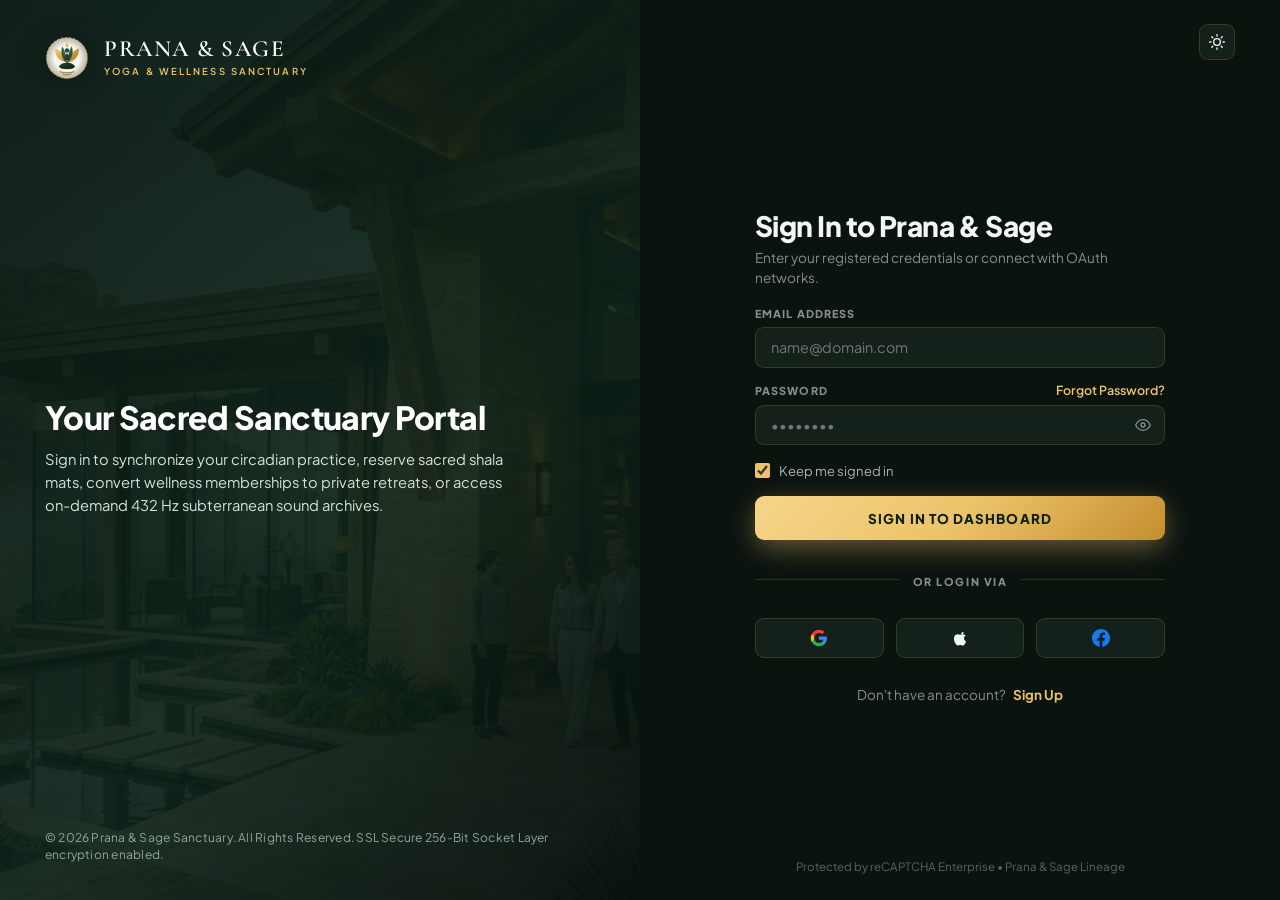
<file: login.html>
<!DOCTYPE html>
<html lang="en">
<head>
  <meta charset="UTF-8">
  <meta name="viewport" content="width=device-width, initial-scale=1.0">
  <meta name="description" content="Sign In to Prana &amp; Sage Luxury Yoga &amp; Wellness Sanctuary Dashboard. Access daily practice schedules, private shalas, and hydrothermal sessions.">
  <title>Sign In to Prana &amp; Sage | Yoga &amp; Wellness Sanctuary</title>

  <!-- Favicon & Brand Icons -->
  <link rel="icon" type="image/svg+xml" href="favicon.svg">
  <link rel="icon" type="image/png" sizes="32x32" href="favicon.png">
  <link rel="shortcut icon" href="favicon.ico">
  <link rel="apple-touch-icon" sizes="180x180" href="apple-touch-icon.png">
  <link rel="manifest" href="site.webmanifest">
  <meta name="theme-color" content="#0F281E">

  <!-- Google Fonts: Cormorant Garamond & Plus Jakarta Sans -->
  <link rel="preconnect" href="https://fonts.googleapis.com">
  <link rel="preconnect" href="https://fonts.gstatic.com" crossorigin>
  <link href="https://fonts.googleapis.com/css2?family=Cormorant+Garamond:ital,wght@0,500;0,600;0,700;1,400&family=Plus+Jakarta+Sans:wght@400;500;600;700;800&display=swap" rel="stylesheet">

  <style>
    /* ==========================================================================
       1. COLOR SYSTEM & DESIGN TOKENS (FROM index.html)
       ========================================================================== */
    :root {
      /* Canvas & Surfaces */
      --color-silk: #F8F6F0;
      --color-surface: #FFFFFF;
      --color-surface-card: #FFFFFF;
      --color-input-bg: #F4F1EA;

      /* Borders */
      --color-border: rgba(10, 33, 24, 0.12);
      --color-border-focus: rgba(201, 148, 54, 0.55);

      /* Deep Emerald Palette */
      --color-emerald-deep: #0A2118;
      --color-emerald-dark: #071711;
      --color-emerald-medium: #1C4434;
      --color-emerald-soft: #4A7A66;
      --color-emerald-mist: #EAF2EE;

      /* Champagne Gold & Amber */
      --color-gold-primary: #C99436;
      --color-gold-hover: #B38029;
      --color-gold-light: #F7ECD2;
      --color-gold-dark: #9A6C1C;
      --color-gold-gradient: linear-gradient(135deg, #E8C16B 0%, #C99436 50%, #A97321 100%);
      --color-gold-glow: 0 8px 24px -2px rgba(201, 148, 54, 0.35);

      /* Typography */
      --color-text-main: #0A2118;
      --color-text-body: #4F6156;
      --color-text-muted: #798D82;
      --color-white: #FFFFFF;

      --font-serif: 'Cormorant Garamond', Georgia, serif;
      --font-sans: 'Plus Jakarta Sans', -apple-system, BlinkMacSystemFont, 'Segoe UI', Roboto, sans-serif;

      --transition-smooth: 0.25s cubic-bezier(0.16, 1, 0.3, 1);
      --social-bg: #F4F1EA;
      --social-border: rgba(10, 33, 24, 0.1);
    }

    /* Dark Mode (Default look as in reference image) */
    body.dark-mode {
      --color-silk: #080E0B;
      --color-surface: #0B130F;
      --color-surface-card: #101915;
      --color-input-bg: #14201A;

      --color-border: rgba(232, 193, 107, 0.16);
      --color-border-focus: rgba(232, 193, 107, 0.6);

      --color-emerald-deep: #F3F7F4;
      --color-emerald-dark: #FFFFFF;
      --color-emerald-medium: #7EB89F;
      --color-emerald-soft: #A2CBB7;
      --color-emerald-mist: #15241C;

      --color-gold-primary: #ECC369;
      --color-gold-hover: #F7D58B;
      --color-gold-light: #241F14;
      --color-gold-dark: #C99436;
      --color-gold-gradient: linear-gradient(135deg, #F5D588 0%, #ECC369 50%, #C48E2F 100%);
      --color-gold-glow: 0 8px 28px -2px rgba(236, 195, 105, 0.45);

      --color-text-main: #F3F7F4;
      --color-text-body: #A4B7AD;
      --color-text-muted: #7E9388;
      --color-white: #101915;

      --social-bg: #14201A;
      --social-border: rgba(232, 193, 107, 0.16);
    }

    /* ==========================================================================
       2. RESET & 50/50 SPLIT SCREEN LAYOUT (Zero Scrollbar, Viewport Fitted)
       ========================================================================== */
    *, *::before, *::after {
      box-sizing: border-box;
      margin: 0;
      padding: 0;
      scrollbar-width: none !important;
      -ms-overflow-style: none !important;
    }

    *::-webkit-scrollbar {
      display: none !important;
      width: 0 !important;
      height: 0 !important;
    }

    html, body {
      height: 100vh;
      max-height: 100vh;
      width: 100%;
      overflow: hidden;
    }

    body {
      font-family: var(--font-sans);
      background-color: var(--color-surface);
      color: var(--color-text-main);
      line-height: 1.45;
      -webkit-font-smoothing: antialiased;
      -moz-osx-font-smoothing: grayscale;
      overflow: hidden;
      transition: background-color var(--transition-smooth), color var(--transition-smooth);
    }

    .split-login-container {
      display: grid;
      grid-template-columns: 1fr 1fr;
      height: 100vh;
      max-height: 100vh;
      width: 100%;
      overflow: hidden;
    }

    /* ==========================================================================
       3. LEFT PANEL: VISUAL SHOWCASE (Fitted Compact Luxury Layout)
       ========================================================================== */
    .split-left-panel {
      position: relative;
      background-image: url('images/home_hero_threshold.jpg');
      background-size: cover;
      background-position: center center;
      display: flex;
      flex-direction: column;
      justify-content: space-between;
      padding: 2.25rem clamp(2rem, 3.5vw, 3.5rem);
      height: 100vh;
      max-height: 100vh;
      overflow: hidden;
      box-sizing: border-box;
    }

    .split-left-overlay {
      position: absolute;
      inset: 0;
      background: linear-gradient(
        135deg,
        rgba(10, 33, 24, 0.94) 0%,
        rgba(7, 23, 17, 0.88) 55%,
        rgba(13, 38, 29, 0.94) 100%
      );
      z-index: 1;
    }

    body.dark-mode .split-left-overlay {
      background: linear-gradient(
        135deg,
        rgba(7, 23, 17, 0.96) 0%,
        rgba(10, 33, 24, 0.90) 60%,
        rgba(5, 16, 12, 0.96) 100%
      );
    }

    .split-left-top,
    .split-left-center,
    .split-left-bottom {
      position: relative;
      z-index: 2;
    }

    /* ==========================================================================
       BRAND LOGO & SACRED LOTUS ANIMATIONS (Exact Match with index.html)
       ========================================================================== */
    .brand-lockup, .brand {
      display: inline-flex;
      align-items: center;
      gap: 0.95rem;
      text-decoration: none;
      cursor: pointer;
      user-select: none;
    }

    .brand-icon {
      width: 44px;
      height: 44px;
      flex-shrink: 0;
      transition: transform var(--transition-smooth), filter var(--transition-smooth);
      filter: drop-shadow(0 4px 14px rgba(0, 0, 0, 0.35));
    }

    .brand-lockup:hover .brand-icon,
    .brand:hover .brand-icon {
      transform: scale(1.08) translateY(-1px);
      filter: drop-shadow(0 8px 22px rgba(201, 148, 54, 0.55));
    }

    /* 1. Mandala Sacred Orbit (Outer Clockwise, Inner Counter-Clockwise) */
    @keyframes lotusMandalaOrbit {
      from { transform: rotate(0deg); }
      to { transform: rotate(360deg); }
    }

    @keyframes mandalaCounterRotate {
      from { transform: rotate(360deg); }
      to { transform: rotate(0deg); }
    }

    .mandala-outer-ring {
      transform-origin: 32px 32px;
      animation: lotusMandalaOrbit 26s linear infinite;
      transition: animation-duration 0.6s ease;
    }

    .mandala-inner-ring {
      transform-origin: 32px 32px;
      animation: mandalaCounterRotate 36s linear infinite;
      stroke: var(--color-gold-primary);
      opacity: 0.55;
    }

    .brand-lockup:hover .mandala-outer-ring,
    .brand:hover .mandala-outer-ring {
      animation-duration: 9s;
    }

    .brand-lockup:hover .mandala-inner-ring,
    .brand:hover .mandala-inner-ring {
      animation-duration: 14s;
    }

    /* 2. Prana Breathing Pulse (Crown Chakra Bindu & Flame) */
    @keyframes pranaBreathe {
      0%, 100% {
        transform: scale(1);
        opacity: 0.85;
        filter: drop-shadow(0 0 2px rgba(201, 148, 54, 0.5));
      }
      50% {
        transform: scale(1.35);
        opacity: 1;
        filter: drop-shadow(0 0 7px rgba(201, 148, 54, 0.95)) drop-shadow(0 0 12px rgba(245, 214, 136, 0.85));
      }
    }

    .crown-bindu {
      transform-origin: 32px 14px;
      animation: pranaBreathe 4s ease-in-out infinite;
    }

    .crown-flame {
      transform-origin: 32px 11px;
      animation: pranaBreathe 4s ease-in-out infinite 0.4s;
    }

    /* 3. Chandra Moon Glow */
    @keyframes chandraGlow {
      0%, 100% { opacity: 0.25; }
      50% { opacity: 0.55; }
    }

    .chandra-moon {
      animation: chandraGlow 6s ease-in-out infinite;
    }

    /* 4. Lotus Petals Organic Spring Bloom on Hover */
    .brand-icon .lotus-petal {
      transform-origin: 32px 39px;
      transition: transform 0.55s cubic-bezier(0.34, 1.56, 0.64, 1);
    }

    .brand-lockup:hover .lotus-petal.petal-left-outer,
    .brand:hover .lotus-petal.petal-left-outer {
      transform: rotate(-7deg) scale(1.06);
    }

    .brand-lockup:hover .lotus-petal.petal-right-outer,
    .brand:hover .lotus-petal.petal-right-outer {
      transform: rotate(7deg) scale(1.06);
    }

    .brand-lockup:hover .lotus-petal.petal-left-inner,
    .brand:hover .lotus-petal.petal-left-inner {
      transform: rotate(-3.5deg) scale(1.03);
    }

    .brand-lockup:hover .lotus-petal.petal-right-inner,
    .brand:hover .lotus-petal.petal-right-inner {
      transform: rotate(3.5deg) scale(1.03);
    }

    /* 5. Grounding Sacred Energy Ripples */
    @keyframes groundingRipplePulse {
      0%, 100% { opacity: 0.7; transform: scaleX(1); }
      50% { opacity: 1; transform: scaleX(1.04); }
    }

    .grounding-ripple {
      transform-origin: 32px 52px;
      animation: groundingRipplePulse 5s ease-in-out infinite;
    }

    .brand-text {
      display: flex;
      flex-direction: column;
    }

    /* Luminous Gold Leaf Foil Shimmer on Brand Title */
    .brand-title {
      font-family: var(--font-serif);
      font-size: 1.45rem;
      font-weight: 600;
      letter-spacing: 0.07em;
      line-height: 1.05;
      text-transform: uppercase;
      background: linear-gradient(120deg, 
        #FFFFFF 0%, 
        #FFFFFF 35%, 
        var(--color-gold-primary) 50%, 
        #FFFFFF 65%, 
        #FFFFFF 100%
      );
      background-size: 240% auto;
      -webkit-background-clip: text;
      -webkit-text-fill-color: transparent;
      transition: background-position 0.7s cubic-bezier(0.16, 1, 0.3, 1);
    }

    .brand-lockup:hover .brand-title,
    .brand:hover .brand-title {
      background-position: -120% center;
    }

    .brand-tagline {
      font-size: 0.6rem;
      text-transform: uppercase;
      letter-spacing: 0.22em;
      color: var(--color-gold-primary);
      font-weight: 600;
      margin-top: 3px;
      transition: color var(--transition-smooth);
    }

    /* Left Center: Headline & Subtitle */
    .split-left-center {
      max-width: 480px;
      margin: 1.5rem 0;
    }

    .left-hero-heading {
      font-family: var(--font-sans);
      font-size: clamp(1.85rem, 2.5vw, 2.5rem);
      font-weight: 800;
      line-height: 1.15;
      color: #FFFFFF;
      margin-bottom: 0.75rem;
      letter-spacing: -0.02em;
    }

    .left-hero-desc {
      font-size: 0.92rem;
      line-height: 1.55;
      color: #D2E4DA;
      font-weight: 400;
    }

    /* Left Bottom: Subtle Legal / Encryption Notice */
    .split-left-bottom {
      font-size: 0.75rem;
      color: #8DA89A;
      line-height: 1.4;
      letter-spacing: 0.02em;
    }

    /* ==========================================================================
       4. RIGHT PANEL: AUTHENTICATION FORM (Compact Height, Zero Scrollbar)
       ========================================================================== */
    .split-right-panel {
      position: relative;
      background-color: var(--color-surface);
      display: flex;
      flex-direction: column;
      justify-content: space-between;
      padding: 1.5rem clamp(2rem, 3.5vw, 3.5rem);
      height: 100vh;
      max-height: 100vh;
      overflow-y: auto;
      overflow-x: hidden;
      scrollbar-width: none;
      -ms-overflow-style: none;
      box-sizing: border-box;
    }

    .split-right-panel::-webkit-scrollbar {
      display: none;
      width: 0;
      height: 0;
    }

    /* Top-Right Control Bar: Dark Mode */
    .split-right-top-bar {
      display: flex;
      align-items: center;
      justify-content: flex-end;
      width: 100%;
      height: 36px;
    }

    .icon-ctrl-btn {
      width: 36px;
      height: 36px;
      border-radius: 9px;
      border: 1px solid var(--color-border);
      background: var(--color-input-bg);
      color: var(--color-text-main);
      display: flex;
      align-items: center;
      justify-content: center;
      cursor: pointer;
      transition: all var(--transition-smooth);
    }

    .icon-ctrl-btn:hover {
      border-color: var(--color-gold-primary);
      transform: translateY(-2px);
    }

    .icon-ctrl-btn svg {
      width: 16px;
      height: 16px;
    }

    /* Center: Form Stage */
    .split-form-stage {
      max-width: 410px;
      width: 100%;
      margin: auto;
      padding: 0.25rem 0;
    }

    .form-header-title {
      font-family: var(--font-sans);
      font-size: 1.75rem;
      font-weight: 800;
      color: var(--color-text-main);
      margin-bottom: 0.35rem;
      letter-spacing: -0.02em;
      line-height: 1.2;
    }

    .form-header-subtitle {
      font-size: 0.85rem;
      color: var(--color-text-muted);
      margin-bottom: 1.15rem;
      line-height: 1.45;
    }

    /* Form Fields */
    .auth-pure-form {
      display: flex;
      flex-direction: column;
      gap: 0.85rem;
    }

    .form-row-group {
      display: flex;
      flex-direction: column;
      gap: 0.32rem;
    }

    .field-top-label-row {
      display: flex;
      justify-content: space-between;
      align-items: center;
    }

    .pure-form-label {
      font-family: var(--font-sans);
      font-size: 0.68rem;
      font-weight: 800;
      letter-spacing: 0.1em;
      text-transform: uppercase;
      color: var(--color-text-muted);
    }

    .pure-forgot-link {
      font-size: 0.78rem;
      font-weight: 600;
      color: var(--color-gold-primary);
      text-decoration: none;
      transition: color var(--transition-smooth);
    }

    .pure-forgot-link:hover {
      text-decoration: underline;
      color: var(--color-gold-hover);
    }

    .pure-input-wrapper {
      position: relative;
      display: flex;
      align-items: center;
      width: 100%;
    }

    .pure-form-input {
      width: 100%;
      box-sizing: border-box;
      display: block;
      background: var(--color-input-bg);
      border: 1px solid var(--color-border);
      border-radius: 9px;
      padding: 0.65rem 0.95rem;
      font-family: var(--font-sans);
      font-size: 0.9rem;
      color: var(--color-text-main);
      outline: none;
      transition: all var(--transition-smooth);
    }

    .pure-form-input:focus {
      border-color: var(--color-gold-primary);
      box-shadow: 0 0 0 3px rgba(201, 148, 54, 0.2);
    }

    .pure-form-input.has-eye {
      padding-right: 2.6rem;
    }

    .pure-eye-btn {
      position: absolute;
      right: 0.85rem;
      background: transparent;
      border: none;
      color: var(--color-text-muted);
      cursor: pointer;
      display: flex;
      align-items: center;
      justify-content: center;
      padding: 0;
    }

    .pure-eye-btn:hover {
      color: var(--color-gold-primary);
    }

    .pure-eye-btn svg {
      width: 16px;
      height: 16px;
    }

    /* Checkbox Row (Keep me signed in) */
    .pure-checkbox-row {
      display: flex;
      align-items: center;
      gap: 0.55rem;
      font-size: 0.82rem;
      color: var(--color-text-body);
      cursor: pointer;
      user-select: none;
      margin-top: 0.1rem;
    }

    .pure-checkbox-row input[type="checkbox"] {
      accent-color: var(--color-gold-primary);
      width: 15px;
      height: 15px;
      cursor: pointer;
    }

    /* Main Submit CTA Button (Like "SIGN IN TO DASHBOARD") */
    .btn-dashboard-submit {
      width: 100%;
      height: 44px;
      border-radius: 9px;
      border: none;
      background: var(--color-gold-gradient);
      color: #0A2118 !important;
      font-family: var(--font-sans);
      font-size: 0.84rem;
      font-weight: 800;
      letter-spacing: 0.08em;
      text-transform: uppercase;
      cursor: pointer;
      display: flex;
      align-items: center;
      justify-content: center;
      gap: 0.5rem;
      box-shadow: var(--color-gold-glow);
      transition: all var(--transition-smooth);
      margin-top: 0.2rem;
    }

    .btn-dashboard-submit:hover {
      transform: translateY(-2px);
      box-shadow: 0 10px 24px rgba(201, 148, 54, 0.4);
      filter: brightness(1.06);
    }

    /* Divider Row (OR LOGIN VIA) */
    .divider-row-tag {
      position: relative;
      text-align: center;
      margin: 0.85rem 0;
    }

    .divider-row-tag::before {
      content: "";
      position: absolute;
      top: 50%;
      left: 0;
      right: 0;
      height: 1px;
      background: var(--color-border);
    }

    .divider-row-text {
      position: relative;
      z-index: 1;
      background: var(--color-surface);
      padding: 0 0.85rem;
      font-size: 0.68rem;
      font-weight: 800;
      letter-spacing: 0.14em;
      text-transform: uppercase;
      color: var(--color-text-muted);
    }

    /* Social Login Buttons: 3 Rounded Cards side-by-side (Google, Apple, Facebook) */
    .social-row-trio {
      display: grid;
      grid-template-columns: repeat(3, 1fr);
      gap: 0.75rem;
    }

    .btn-social-card {
      height: 40px;
      border-radius: 9px;
      background: var(--social-bg);
      border: 1px solid var(--social-border);
      color: var(--color-text-main);
      display: flex;
      align-items: center;
      justify-content: center;
      cursor: pointer;
      transition: all var(--transition-smooth);
      text-decoration: none;
    }

    .btn-social-card:hover {
      border-color: var(--color-gold-primary);
      transform: translateY(-2px);
      box-shadow: 0 6px 18px rgba(0, 0, 0, 0.15);
    }

    .btn-social-card svg {
      width: 18px;
      height: 18px;
    }

    /* Bottom Prompt Link: Don't have an account? Sign Up */
    .bottom-switch-row {
      text-align: center;
      font-size: 0.84rem;
      color: var(--color-text-muted);
      margin-top: 0.85rem;
    }

    .bottom-switch-link {
      color: var(--color-gold-primary);
      font-weight: 700;
      text-decoration: none;
      cursor: pointer;
      margin-left: 0.35rem;
    }

    .bottom-switch-link:hover {
      text-decoration: underline;
    }

    /* ==========================================================================
       5. FORGOT PASSWORD MODAL & TOAST
       ========================================================================== */
    .modal-overlay {
      position: fixed;
      inset: 0;
      background: rgba(7, 23, 17, 0.75);
      backdrop-filter: blur(12px);
      -webkit-backdrop-filter: blur(12px);
      z-index: 2000;
      display: none;
      align-items: center;
      justify-content: center;
      padding: 1.5rem;
    }

    .modal-overlay.is-active {
      display: flex;
    }

    .modal-card {
      background: var(--color-surface);
      border: 1px solid var(--color-border);
      border-radius: 20px;
      padding: 2.75rem 2.25rem;
      max-width: 440px;
      width: 100%;
      position: relative;
      box-shadow: 0 30px 80px rgba(0, 0, 0, 0.5);
    }

    .modal-close-btn {
      position: absolute;
      top: 1.25rem;
      right: 1.25rem;
      width: 34px;
      height: 34px;
      border-radius: 50%;
      border: 1px solid var(--color-border);
      background: var(--color-input-bg);
      color: var(--color-text-main);
      display: flex;
      align-items: center;
      justify-content: center;
      cursor: pointer;
    }

    .toast-notice {
      position: fixed;
      bottom: 2rem;
      right: 2rem;
      z-index: 3000;
      background: #0A2118;
      border: 1px solid var(--color-gold-primary);
      color: #FFFFFF;
      padding: 1rem 1.6rem;
      border-radius: 12px;
      box-shadow: 0 16px 40px rgba(0, 0, 0, 0.35);
      font-size: 0.92rem;
      display: flex;
      align-items: center;
      gap: 0.85rem;
      transform: translateY(120%);
      opacity: 0;
      transition: all var(--transition-smooth);
      pointer-events: none;
    }

    .toast-notice.show {
      transform: translateY(0);
      opacity: 1;
    }

    /* ==========================================================================
       6. RESPONSIVE BREAKPOINTS (Mobile & Tablet)
       ========================================================================== */
    @media (max-width: 960px) {
      html, body {
        overflow-y: auto;
        height: auto;
        max-height: none;
      }
      .split-login-container {
        grid-template-columns: 1fr;
        height: auto;
        max-height: none;
        overflow: visible;
      }
      .split-left-panel {
        padding: 2.5rem 1.5rem;
        height: auto;
        max-height: none;
        min-height: 320px;
      }
      .split-left-center {
        margin: 1.5rem 0;
      }
      .left-hero-heading {
        font-size: 1.85rem;
      }
      .split-right-panel {
        padding: 2rem 1.5rem;
        height: auto;
        max-height: none;
        overflow: visible;
      }
      .split-form-stage {
        padding: 1rem 0;
      }
    }
  </style>
  <!-- Master Mobile-First Responsive Stylesheet (All Screen Sizes: 320px, 480px, 768px, 1024px) -->
  <link rel="stylesheet" href="responsive.css">
</head>
<body class="dark-mode">

  <!-- ==========================================================================
       SPLIT 50/50 LOGIN CONTAINER (Matching Reference Image Layout)
       ========================================================================== -->
  <div class="split-login-container">

    <!-- ========================================================================
         LEFT 50%: BRAND VISUAL SHOWCASE
         ======================================================================== -->
    <div class="split-left-panel">
      <div class="split-left-overlay"></div>

      <!-- Left Top: Exact Navbar Logo Lockup -->
      <div class="split-left-top">
        <a href="index.html" class="brand-lockup brand" aria-label="Prana &amp; Sage Sanctuary Home">
          <!-- Sacred Lotus + Chandra Moon + Crown Aura Emblem in Emerald & Champagne Gold (Exact index.html SVG) -->
          <svg class="brand-icon" viewBox="0 0 64 64" fill="none" xmlns="http://www.w3.org/2000/svg" aria-label="Yoga Sanctuary Emblem">
            <defs>
              <linearGradient id="yogaGoldGrad" x1="16" y1="10" x2="50" y2="52" gradientUnits="userSpaceOnUse">
                <stop offset="0%" stop-color="#F5D688"/>
                <stop offset="50%" stop-color="#C99436"/>
                <stop offset="100%" stop-color="#9A6C1C"/>
              </linearGradient>
              <linearGradient id="yogaEmeraldGrad" x1="20" y1="10" x2="44" y2="50" gradientUnits="userSpaceOnUse">
                <stop offset="0%" stop-color="#2D604C"/>
                <stop offset="100%" stop-color="#0A2118"/>
              </linearGradient>
              <radialGradient id="yogaAuraGrad" cx="32" cy="32" r="30" gradientUnits="userSpaceOnUse">
                <stop offset="60%" stop-color="#FAF7F2"/>
                <stop offset="100%" stop-color="#ECE3D2" stop-opacity="0.75"/>
              </radialGradient>
            </defs>

            <!-- Sacred Aura Medallion -->
            <circle cx="32" cy="32" r="30" fill="url(#yogaAuraGrad)" class="mandala-bg"/>
            <circle cx="32" cy="32" r="30" stroke="url(#yogaGoldGrad)" stroke-width="1.2" stroke-dasharray="2.5 3.5" opacity="0.8" class="mandala-outer-ring"/>
            <circle cx="32" cy="32" r="27.5" stroke="#DCD3C3" stroke-width="0.75" class="mandala-inner-ring"/>

            <!-- Chandra Moon (Lunar Restorative Balance) -->
            <path class="chandra-moon" d="M43 21C41 33 32 42 19 40C27 44 38 43 43 35C45.5 31 45.5 26 43 21Z" 
                  fill="url(#yogaGoldGrad)" opacity="0.3"/>

            <!-- Ascending Sacred Lotus Petals (Flowing Prana Energy) -->
            <path class="lotus-petal petal-left-outer" d="M32 38C22 37 13 29 15 18C21 19 28 27 32 38Z" 
                  fill="url(#yogaGoldGrad)" fill-opacity="0.95"/>
            <path class="lotus-petal petal-right-outer" d="M32 38C42 37 51 29 49 18C43 19 36 27 32 38Z" 
                  fill="url(#yogaGoldGrad)" fill-opacity="0.95"/>
            <path class="lotus-petal petal-left-inner" d="M32 40C25 34 22 24 25 15C29 21 31 29 32 40Z" 
                  fill="url(#yogaEmeraldGrad)" fill-opacity="0.9"/>
            <path class="lotus-petal petal-right-inner" d="M32 40C39 34 42 24 39 15C35 21 33 29 32 40Z" 
                  fill="url(#yogaEmeraldGrad)" fill-opacity="0.9"/>

            <!-- Meditating Yogi Figure in Lotus Pose with Anjali Mudra -->
            <path class="yogi-base" d="M20 44.5C23 40.5 27 39 32 39C37 39 41 40.5 44 44.5C42 47.5 38 48.5 32 48.5C26 48.5 22 47.5 20 44.5Z" 
                  fill="url(#yogaEmeraldGrad)"/>
            <path class="yogi-torso" d="M32 25C29.5 27.5 28.5 30 29 34C30.5 35 33.5 35 35 34C35.5 30 34.5 27.5 32 25Z" 
                  fill="url(#yogaEmeraldGrad)"/>
            <circle class="yogi-head" cx="32" cy="21" r="3.2" fill="url(#yogaEmeraldGrad)"/>

            <!-- Illuminated Crown Chakra Flame & Golden Bindu -->
            <circle class="crown-bindu" cx="32" cy="14" r="2.2" fill="url(#yogaGoldGrad)"/>
            <path class="crown-flame" d="M32 8.5C30.8 10.5 30.8 12.2 32 13.5C33.2 12.2 33.2 10.5 32 8.5Z" fill="url(#yogaGoldGrad)"/>

            <!-- Grounding Ripples -->
            <path class="grounding-ripple ripple-1" d="M22 52C26 54 38 54 42 52" stroke="url(#yogaGoldGrad)" stroke-width="1.6" stroke-linecap="round"/>
            <path class="grounding-ripple ripple-2" d="M26 55.5C28.5 56.8 35.5 56.8 38 55.5" stroke="url(#yogaEmeraldGrad)" stroke-width="1.2" stroke-linecap="round" opacity="0.6"/>
          </svg>
          <div class="brand-text">
            <span class="brand-title">Prana &amp; Sage</span>
            <span class="brand-tagline">Yoga &amp; Wellness Sanctuary</span>
          </div>
        </a>
      </div>

      <!-- Left Middle: Monumental Headline & Description -->
      <div class="split-left-center">
        <h1 class="left-hero-heading" id="leftHeroTitle">Your Sacred Sanctuary Portal</h1>
        <p class="left-hero-desc" id="leftHeroDesc">
          Sign in to synchronize your circadian practice, reserve sacred shala mats, convert wellness memberships to private retreats, or access on-demand 432 Hz subterranean sound archives.
        </p>
      </div>

      <!-- Left Bottom: Security & Copyright Notice -->
      <div class="split-left-bottom">
        &copy; 2026 Prana &amp; Sage Sanctuary. All Rights Reserved. SSL Secure 256-Bit Socket Layer encryption enabled.
      </div>
    </div>

    <!-- ========================================================================
         RIGHT 50%: AUTHENTICATION STAGE (Matching Reference Form Layout)
         ======================================================================== -->
    <div class="split-right-panel">

      <!-- Top-Right Actions: Dark Mode Toggle Only -->
      <div class="split-right-top-bar">
        <!-- Theme Toggle Button -->
        <button class="icon-ctrl-btn" id="themeToggle" aria-label="Toggle dark mode" title="Toggle dark / light mode">
          <!-- Sun Icon (Active in Dark Mode) -->
          <svg class="icon-sun" viewBox="0 0 24 24" fill="none" stroke="currentColor" stroke-width="2" stroke-linecap="round" stroke-linejoin="round">
            <circle cx="12" cy="12" r="5"></circle>
            <line x1="12" y1="1" x2="12" y2="3"></line>
            <line x1="12" y1="21" x2="12" y2="23"></line>
            <line x1="4.22" y1="4.22" x2="5.64" y2="5.64"></line>
            <line x1="18.36" y1="18.36" x2="19.78" y2="19.78"></line>
            <line x1="1" y1="12" x2="3" y2="12"></line>
            <line x1="21" y1="12" x2="23" y2="12"></line>
            <line x1="4.22" y1="19.78" x2="5.64" y2="18.36"></line>
            <line x1="18.36" y1="5.64" x2="19.78" y2="4.22"></line>
          </svg>
          <!-- Moon Icon (Active in Light Mode) -->
          <svg class="icon-moon" viewBox="0 0 24 24" fill="none" stroke="currentColor" stroke-width="2" stroke-linecap="round" stroke-linejoin="round" style="display: none;">
            <path d="M21 12.79A9 9 0 1 1 11.21 3 7 7 0 0 0 21 12.79z"></path>
          </svg>
        </button>
      </div>

      <!-- Form Center Stage -->
      <div class="split-form-stage">

        <!-- Form Header -->
        <h2 class="form-header-title" id="formHeaderTitle">Sign In to Prana &amp; Sage</h2>
        <p class="form-header-subtitle" id="formHeaderSubtitle">
          Enter your registered credentials or connect with OAuth networks.
        </p>

        <!-- 1. SIGN IN FORM -->
        <form class="auth-pure-form" id="signInForm" onsubmit="event.preventDefault(); window.handleAuthSubmit('login');">
          
          <!-- Email Field -->
          <div class="form-row-group">
            <div class="field-top-label-row">
              <label class="pure-form-label" for="loginEmail">Email Address</label>
            </div>
            <div class="pure-input-wrapper">
              <input type="email" id="loginEmail" class="pure-form-input" placeholder="name@domain.com" required autocomplete="email">
            </div>
          </div>

          <!-- Password Field with Forgot Password Link on Right of Label -->
          <div class="form-row-group">
            <div class="field-top-label-row">
              <label class="pure-form-label" for="loginPassword">Password</label>
              <a href="#" class="pure-forgot-link" id="openForgotModal">Forgot Password?</a>
            </div>
            <div class="pure-input-wrapper">
              <input type="password" id="loginPassword" class="pure-form-input has-eye" placeholder="••••••••" required autocomplete="current-password">
              <button type="button" class="pure-eye-btn" id="toggleLoginPassword" aria-label="Toggle password visibility">
                <svg viewBox="0 0 24 24" fill="none" stroke="currentColor" stroke-width="2"><path d="M1 12s4-8 11-8 11 8 11 8-4 8-11 8-11-8-11-8z"></path><circle cx="12" cy="12" r="3"></circle></svg>
              </button>
            </div>
          </div>

          <!-- Keep Me Signed In Checkbox -->
          <label class="pure-checkbox-row">
            <input type="checkbox" id="keepSignedIn" checked>
            <span>Keep me signed in</span>
          </label>

          <!-- Main CTA Submit Button -->
          <button type="submit" class="btn-dashboard-submit" id="submitBtn">
            <span>Sign In to Dashboard</span>
          </button>

          <!-- OR LOGIN VIA Divider -->
          <div class="divider-row-tag">
            <span class="divider-row-text">Or Login Via</span>
          </div>

          <!-- Social Trio Buttons: Google, Apple, Facebook -->
          <div class="social-row-trio">
            <!-- Google (Colored G) -->
            <button type="button" class="btn-social-card" id="btnSocialGoogle" aria-label="Sign in with Google">
              <svg viewBox="0 0 24 24" aria-hidden="true">
                <path d="M22.56 12.25c0-.78-.07-1.53-.2-2.25H12v4.26h5.92c-.26 1.37-1.04 2.53-2.21 3.31v2.77h3.57c2.08-1.92 3.28-4.74 3.28-8.09z" fill="#4285F4"/>
                <path d="M12 23c2.97 0 5.46-.98 7.28-2.66l-3.57-2.77c-.98.66-2.23 1.06-3.71 1.06-2.86 0-5.29-1.93-6.16-4.53H2.18v2.84C3.99 20.53 7.7 23 12 23z" fill="#34A853"/>
                <path d="M5.84 14.09c-.22-.66-.35-1.36-.35-2.09s.13-1.43.35-2.09V7.06H2.18C1.43 8.55 1 10.22 1 12s.43 3.45 1.18 4.94l2.85-2.22.81-.63z" fill="#FBBC05"/>
                <path d="M12 5.38c1.62 0 3.06.56 4.21 1.64l3.15-3.15C17.45 2.09 14.97 1 12 1 7.7 1 3.99 3.47 2.18 7.06l3.66 2.84c.87-2.6 3.3-4.52 6.16-4.52z" fill="#EA4335"/>
              </svg>
            </button>

            <!-- Apple (Clean Apple Silhouette) -->
            <button type="button" class="btn-social-card" id="btnSocialApple" aria-label="Sign in with Apple">
              <svg viewBox="0 0 24 24" fill="currentColor" aria-hidden="true">
                <path d="M18.71 19.5c-.83 1.24-1.71 2.45-3.05 2.47-1.34.03-1.77-.79-3.29-.79-1.53 0-2 .77-3.27.82-1.31.05-2.3-1.32-3.14-2.53C4.25 17 2.94 12.45 4.7 9.39c.87-1.52 2.43-2.48 4.12-2.51 1.28-.02 2.5.87 3.29.87.78 0 2.26-1.07 3.81-.91.65.03 2.47.26 3.64 1.98-.09.06-2.17 1.28-2.15 3.81.03 3.02 2.65 4.03 2.68 4.04-.03.07-.42 1.44-1.38 2.83M15.97 6.37c.62-.75 1.04-1.8 0.92-2.85-.9.04-2 .6-2.65 1.35-.58.66-1.09 1.73-.95 2.76.99.08 2.06-.51 2.68-1.26z"/>
              </svg>
            </button>

            <!-- Facebook (Official Blue) -->
            <button type="button" class="btn-social-card" id="btnSocialFacebook" aria-label="Sign in with Facebook">
              <svg viewBox="0 0 24 24" fill="#1877F2" aria-hidden="true">
                <path d="M24 12.073c0-6.627-5.373-12-12-12s-12 5.373-12 12c0 5.99 4.388 10.954 10.125 11.854v-8.385H7.078v-3.47h3.047V9.43c0-3.007 1.792-4.669 4.533-4.669 1.312 0 2.686.235 2.686.235v2.953H15.83c-1.491 0-1.956.925-1.956 1.874v2.25h3.328l-.532 3.47h-2.796v8.385C19.612 23.027 24 18.062 24 12.073z"/>
              </svg>
            </button>
          </div>

          <!-- Bottom Switch Link: Don't have an account? Sign Up -->
          <div class="bottom-switch-row">
            Don't have an account?
            <a href="registeration.html" class="bottom-switch-link" id="linkToSignUp">Sign Up</a>
          </div>

        </form>

        <!-- 2. REGISTER / SIGN UP FORM (Toggled dynamically) -->
        <form class="auth-pure-form" id="registerForm" style="display: none;" onsubmit="event.preventDefault(); window.handleAuthSubmit('register');">
          
          <!-- Full Name -->
          <div class="form-row-group">
            <div class="field-top-label-row">
              <label class="pure-form-label" for="regName">Full Legal Name</label>
            </div>
            <div class="pure-input-wrapper">
              <input type="text" id="regName" class="pure-form-input" placeholder="Elena Vance" required autocomplete="name">
            </div>
          </div>

          <!-- Email -->
          <div class="form-row-group">
            <div class="field-top-label-row">
              <label class="pure-form-label" for="regEmail">Email Address</label>
            </div>
            <div class="pure-input-wrapper">
              <input type="email" id="regEmail" class="pure-form-input" placeholder="elena@domain.com" required autocomplete="email">
            </div>
          </div>

          <!-- Password -->
          <div class="form-row-group">
            <div class="field-top-label-row">
              <label class="pure-form-label" for="regPass">Secret Password</label>
            </div>
            <div class="pure-input-wrapper">
              <input type="password" id="regPass" class="pure-form-input has-eye" placeholder="Minimum 8 characters" required autocomplete="new-password">
              <button type="button" class="pure-eye-btn" id="toggleRegPassword" aria-label="Toggle password visibility">
                <svg viewBox="0 0 24 24" fill="none" stroke="currentColor" stroke-width="2"><path d="M1 12s4-8 11-8 11 8 11 8-4 8-11 8-11-8-11-8z"></path><circle cx="12" cy="12" r="3"></circle></svg>
              </button>
            </div>
          </div>

          <!-- Terms Checkbox -->
          <label class="pure-checkbox-row">
            <input type="checkbox" id="regTerms" required checked>
            <span>I accept the Sanctuary Etiquette &amp; Privacy Policy</span>
          </label>

          <!-- Main CTA Submit Button -->
          <button type="submit" class="btn-dashboard-submit">
            <span>Create Sanctuary Account</span>
          </button>

          <!-- OR REGISTER VIA Divider -->
          <div class="divider-row-tag">
            <span class="divider-row-text">Or Register Via</span>
          </div>

          <!-- Social Trio Buttons -->
          <div class="social-row-trio">
            <button type="button" class="btn-social-card" id="btnRegGoogle" aria-label="Sign up with Google">
              <svg viewBox="0 0 24 24"><path d="M22.56 12.25c0-.78-.07-1.53-.2-2.25H12v4.26h5.92c-.26 1.37-1.04 2.53-2.21 3.31v2.77h3.57c2.08-1.92 3.28-4.74 3.28-8.09z" fill="#4285F4"/><path d="M12 23c2.97 0 5.46-.98 7.28-2.66l-3.57-2.77c-.98.66-2.23 1.06-3.71 1.06-2.86 0-5.29-1.93-6.16-4.53H2.18v2.84C3.99 20.53 7.7 23 12 23z" fill="#34A853"/><path d="M5.84 14.09c-.22-.66-.35-1.36-.35-2.09s.13-1.43.35-2.09V7.06H2.18C1.43 8.55 1 10.22 1 12s.43 3.45 1.18 4.94l2.85-2.22.81-.63z" fill="#FBBC05"/><path d="M12 5.38c1.62 0 3.06.56 4.21 1.64l3.15-3.15C17.45 2.09 14.97 1 12 1 7.7 1 3.99 3.47 2.18 7.06l3.66 2.84c.87-2.6 3.3-4.52 6.16-4.52z" fill="#EA4335"/></svg>
            </button>
            <button type="button" class="btn-social-card" id="btnRegApple" aria-label="Sign up with Apple">
              <svg viewBox="0 0 24 24" fill="currentColor"><path d="M18.71 19.5c-.83 1.24-1.71 2.45-3.05 2.47-1.34.03-1.77-.79-3.29-.79-1.53 0-2 .77-3.27.82-1.31.05-2.3-1.32-3.14-2.53C4.25 17 2.94 12.45 4.7 9.39c.87-1.52 2.43-2.48 4.12-2.51 1.28-.02 2.5.87 3.29.87.78 0 2.26-1.07 3.81-.91.65.03 2.47.26 3.64 1.98-.09.06-2.17 1.28-2.15 3.81.03 3.02 2.65 4.03 2.68 4.04-.03.07-.42 1.44-1.38 2.83M15.97 6.37c.62-.75 1.04-1.8 0.92-2.85-.9.04-2 .6-2.65 1.35-.58.66-1.09 1.73-.95 2.76.99.08 2.06-.51 2.68-1.26z"/></svg>
            </button>
            <button type="button" class="btn-social-card" id="btnRegFacebook" aria-label="Sign up with Facebook">
              <svg viewBox="0 0 24 24" fill="#1877F2"><path d="M24 12.073c0-6.627-5.373-12-12-12s-12 5.373-12 12c0 5.99 4.388 10.954 10.125 11.854v-8.385H7.078v-3.47h3.047V9.43c0-3.007 1.792-4.669 4.533-4.669 1.312 0 2.686.235 2.686.235v2.953H15.83c-1.491 0-1.956.925-1.956 1.874v2.25h3.328l-.532 3.47h-2.796v8.385C19.612 23.027 24 18.062 24 12.073z"/></svg>
            </button>
          </div>

          <!-- Bottom Switch Link: Already have an account? Sign In -->
          <div class="bottom-switch-row">
            Already have an account?
            <a href="#signin" class="bottom-switch-link" id="linkToSignIn">Sign In</a>
          </div>

        </form>

      </div>

      <!-- Right Bottom Spacer / Subtle Watermark -->
      <div style="font-size: 0.72rem; color: var(--color-text-muted); text-align: center; opacity: 0.65; padding-top: 0.35rem;">
        Protected by reCAPTCHA Enterprise • Prana &amp; Sage Lineage
      </div>

    </div>

  </div>

  <!-- ==========================================================================
       FORGOT PASSWORD MODAL DIALOG
       ========================================================================== -->
  <div class="modal-overlay" id="forgotModalOverlay" role="dialog" aria-modal="true" aria-labelledby="forgotModalTitle">
    <div class="modal-card">
      <button class="modal-close-btn" id="closeForgotModal" aria-label="Close dialog">
        <svg width="18" height="18" viewBox="0 0 24 24" fill="none" stroke="currentColor" stroke-width="2"><line x1="18" y1="6" x2="6" y2="18"></line><line x1="6" y1="6" x2="18" y2="18"></line></svg>
      </button>

      <span class="pure-form-label" style="display: block; margin-bottom: 0.5rem; color: var(--color-gold-primary);">Credential Recovery</span>
      <h3 style="font-size: 1.6rem; font-weight: 800; margin-bottom: 0.5rem; color: var(--color-text-main);" id="forgotModalTitle">Reset Password</h3>
      <p style="font-size: 0.9rem; color: var(--color-text-muted); margin-bottom: 1.75rem; line-height: 1.5;">
        Enter your registered email address and our circadian concierge will dispatch a secure link to reset your sanctuary credentials.
      </p>

      <form class="auth-pure-form" onsubmit="event.preventDefault(); window.handleForgotSubmit();">
        <div class="form-row-group">
          <label class="pure-form-label" for="forgotEmail">Email Address</label>
          <div class="pure-input-wrapper">
            <input type="email" id="forgotEmail" class="pure-form-input" placeholder="name@domain.com" required>
          </div>
        </div>

        <button type="submit" class="btn-dashboard-submit" style="margin-top: 0.75rem;">
          <span>Send Recovery Link</span>
        </button>
      </form>
    </div>
  </div>

  <!-- Toast Notice -->
  <div class="toast-notice" id="authToast">
    <svg width="20" height="20" viewBox="0 0 24 24" fill="none" stroke="#ECC369" stroke-width="2.5"><polyline points="20 6 9 17 4 12"></polyline></svg>
    <span id="toastMessage">Welcome back to Prana &amp; Sage Sanctuary!</span>
  </div>

  <!-- ==========================================================================
       INTERACTIVE SCRIPT (THEME & FORM TOGGLE CONTROLLER)
       ========================================================================== -->
  <script>
    document.addEventListener('DOMContentLoaded', () => {

      // 1. Theme Toggle Controller
      const themeToggle = document.getElementById('themeToggle');
      const iconSun = themeToggle ? themeToggle.querySelector('.icon-sun') : null;
      const iconMoon = themeToggle ? themeToggle.querySelector('.icon-moon') : null;

      const applyTheme = (isDark) => {
        if (isDark) {
          document.body.classList.add('dark-mode');
          if (iconSun) iconSun.style.display = 'block';
          if (iconMoon) iconMoon.style.display = 'none';
          localStorage.setItem('sanctuary-theme', 'dark');
        } else {
          document.body.classList.remove('dark-mode');
          if (iconSun) iconSun.style.display = 'none';
          if (iconMoon) iconMoon.style.display = 'block';
          localStorage.setItem('sanctuary-theme', 'light');
        }
      };

      const savedTheme = localStorage.getItem('sanctuary-theme');
      if (savedTheme === 'light') {
        applyTheme(false);
      } else {
        applyTheme(true); // Default to dark mode as depicted in reference image
      }

      if (themeToggle) {
        themeToggle.addEventListener('click', () => {
          const isDark = document.body.classList.contains('dark-mode');
          applyTheme(!isDark);
        });
      }

      // 2. Toggle Between Sign In and Register Modes
      const signInForm = document.getElementById('signInForm');
      const registerForm = document.getElementById('registerForm');
      const formHeaderTitle = document.getElementById('formHeaderTitle');
      const formHeaderSubtitle = document.getElementById('formHeaderSubtitle');
      const linkToSignUp = document.getElementById('linkToSignUp');
      const linkToSignIn = document.getElementById('linkToSignIn');

      let currentMode = 'login';

      const setMode = (mode) => {
        currentMode = mode;
        if (mode === 'register') {
          signInForm.style.display = 'none';
          registerForm.style.display = 'flex';
          formHeaderTitle.textContent = "Sign Up for Prana & Sage";
          formHeaderSubtitle.textContent = "Create your sanctuary account to access shalas and sound baths.";
          const rName = document.getElementById('regName');
          if (rName) rName.focus();
        } else {
          registerForm.style.display = 'none';
          signInForm.style.display = 'flex';
          formHeaderTitle.textContent = "Sign In to Prana & Sage";
          formHeaderSubtitle.textContent = "Enter your registered credentials or connect with OAuth networks.";
          const lEmail = document.getElementById('loginEmail');
          if (lEmail) lEmail.focus();
        }
      };

      if (linkToSignUp) linkToSignUp.addEventListener('click', (e) => { e.preventDefault(); window.location.href = 'registeration.html'; });
      if (linkToSignIn) linkToSignIn.addEventListener('click', (e) => { e.preventDefault(); setMode('login'); });

      if (window.location.hash === '#register') {
        setMode('register');
      }

      // 3. Password Show/Hide Toggle
      const setupPasswordToggle = (btnId, inputId) => {
        const btn = document.getElementById(btnId);
        const input = document.getElementById(inputId);
        if (btn && input) {
          btn.addEventListener('click', () => {
            const isPass = input.type === 'password';
            input.type = isPass ? 'text' : 'password';
            btn.innerHTML = isPass
              ? `<svg viewBox="0 0 24 24" fill="none" stroke="currentColor" stroke-width="2" width="18" height="18"><path d="M17.94 17.94A10.07 10.07 0 0 1 12 20c-7 0-11-8-11-8a18.45 18.45 0 0 1 5.06-5.94M9.9 4.24A9.12 9.12 0 0 1 12 4c7 0 11 8 11 8a18.5 18.5 0 0 1-2.16 3.19m-6.72-1.07a3 3 0 1 1-4.24-4.24"></path><line x1="1" y1="1" x2="23" y2="23"></line></svg>`
              : `<svg viewBox="0 0 24 24" fill="none" stroke="currentColor" stroke-width="2" width="18" height="18"><path d="M1 12s4-8 11-8 11 8 11 8-4 8-11 8-11-8-11-8z"></path><circle cx="12" cy="12" r="3"></circle></svg>`;
          });
        }
      };

      setupPasswordToggle('toggleLoginPassword', 'loginPassword');
      setupPasswordToggle('toggleRegPassword', 'regPass');

      // 4. Toast Notification Helper
      const authToast = document.getElementById('authToast');
      const toastMessage = document.getElementById('toastMessage');
      const showToast = (msg) => {
        if (!authToast || !toastMessage) return;
        toastMessage.textContent = msg;
        authToast.classList.add('show');
        setTimeout(() => {
          authToast.classList.remove('show');
        }, 3600);
      };

      // 5. Social Auth Click Handlers
      ['btnSocialGoogle', 'btnRegGoogle'].forEach(id => {
        const b = document.getElementById(id);
        if (b) b.addEventListener('click', () => showToast("Connecting to Google OAuth Secure Gateway..."));
      });

      ['btnSocialApple', 'btnRegApple'].forEach(id => {
        const b = document.getElementById(id);
        if (b) b.addEventListener('click', () => showToast("Connecting to Apple ID Secure Gateway..."));
      });

      ['btnSocialFacebook', 'btnRegFacebook'].forEach(id => {
        const b = document.getElementById(id);
        if (b) b.addEventListener('click', () => showToast("Connecting to Facebook OAuth Secure Gateway..."));
      });

      // 6. Form Submission Simulation
      window.handleAuthSubmit = (type) => {
        if (type === 'login') {
          const email = document.getElementById('loginEmail').value;
          showToast(`Welcome back to Prana & Sage Sanctuary, ${email}!`);
          setTimeout(() => { window.location.href = 'index.html'; }, 1600);
        } else {
          const name = document.getElementById('regName').value;
          showToast(`Sanctuary Pass successfully created for ${name}!`);
          setTimeout(() => { window.location.href = 'index.html'; }, 1600);
        }
      };

      // 7. Forgot Password Modal Logic
      const openForgotModal = document.getElementById('openForgotModal');
      const closeForgotModal = document.getElementById('closeForgotModal');
      const forgotModalOverlay = document.getElementById('forgotModalOverlay');

      if (openForgotModal && forgotModalOverlay) {
        openForgotModal.addEventListener('click', (e) => {
          e.preventDefault();
          forgotModalOverlay.classList.add('is-active');
        });
      }

      if (closeForgotModal && forgotModalOverlay) {
        closeForgotModal.addEventListener('click', () => {
          forgotModalOverlay.classList.remove('is-active');
        });
      }

      if (forgotModalOverlay) {
        forgotModalOverlay.addEventListener('click', (e) => {
          if (e.target === forgotModalOverlay) {
            forgotModalOverlay.classList.remove('is-active');
          }
        });
      }

      window.handleForgotSubmit = () => {
        const fEmail = document.getElementById('forgotEmail').value;
        forgotModalOverlay.classList.remove('is-active');
        showToast(`Confidential password recovery link dispatched to ${fEmail}.`);
      };

    });
  </script>
</body>
</html>
</file>
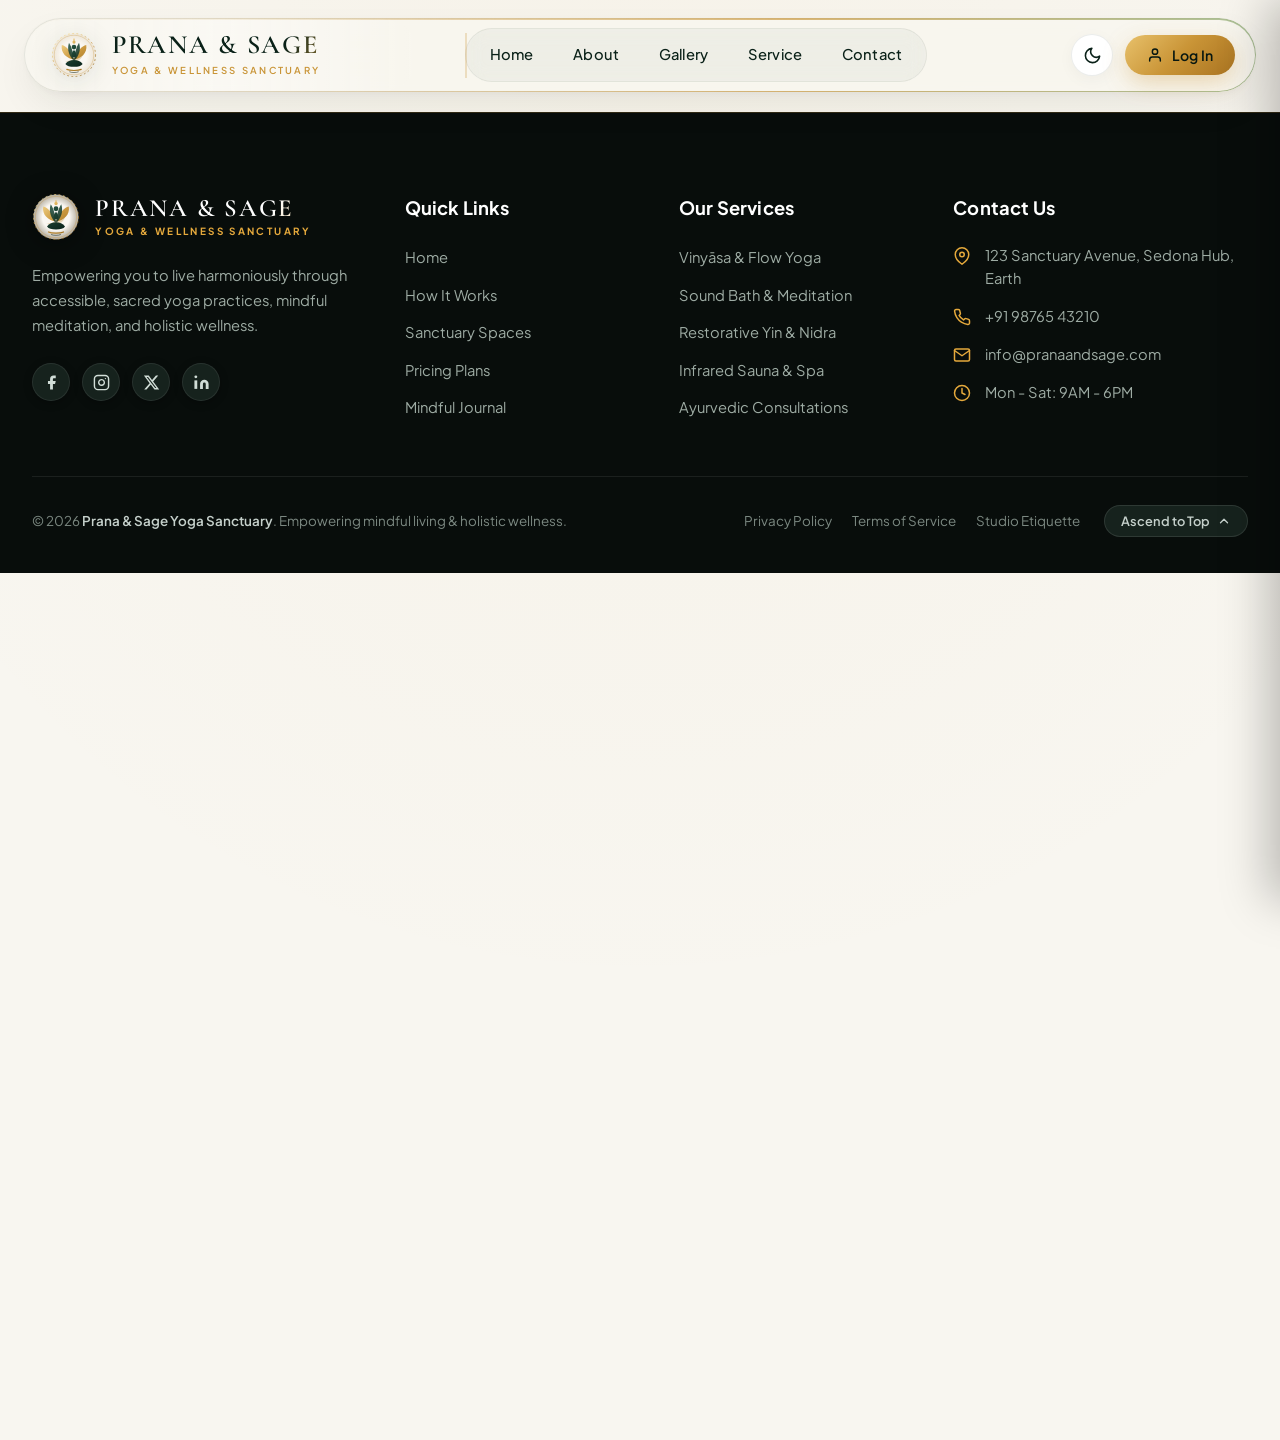
<file: navbar.html>
<!DOCTYPE html>
<html lang="en">
<head>
  <meta charset="UTF-8">
  <meta name="viewport" content="width=device-width, initial-scale=1.0">
  <meta name="description" content="Prana & Sage Luxury Yoga Studio & Wellness Center navigation bar. Experience mindful movement, sound therapy, and holistic restoration.">
  <title>Prana & Sage | Luxury Yoga Studio & Wellness Center</title>
  
  <!-- Favicon & Brand Icons -->
  <link rel="icon" type="image/svg+xml" href="favicon.svg">
  <link rel="icon" type="image/png" sizes="32x32" href="favicon.png">
  <link rel="shortcut icon" href="favicon.ico">
  <link rel="apple-touch-icon" sizes="180x180" href="apple-touch-icon.png">
  <link rel="manifest" href="site.webmanifest">
  <meta name="theme-color" content="#0F281E">
  
  <!-- Google Fonts: Cormorant Garamond (Luxury Serif) & Plus Jakarta Sans (Clean Modern Sans) -->
  <link rel="preconnect" href="https://fonts.googleapis.com">
  <link rel="preconnect" href="https://fonts.gstatic.com" crossorigin>
  <link href="https://fonts.googleapis.com/css2?family=Cormorant+Garamond:ital,wght@0,400;0,500;0,600;0,700;1,400&family=Plus+Jakarta+Sans:wght@300;400;500;600;700&display=swap" rel="stylesheet">

  <!-- ==========================================================================
       COMPLETE EMBEDDED STYLESHEET (Floating Zen Capsule Design & Creative Animations)
       ========================================================================== -->
  <style>
    /* ==========================================================================
       1. COLOR PALETTE & DESIGN SYSTEM TOKENS
       ========================================================================== */
    :root {
      /* Canvas & Backgrounds */
      --color-silk: #F8F6F0;
      --color-silk-translucent: rgba(248, 246, 240, 0.88);
      --color-surface: #FFFFFF;
      --color-surface-hover: #F2EFE8;
      --color-surface-translucent: rgba(255, 255, 255, 0.82);
      
      /* Borders & Dividers */
      --color-border: rgba(10, 33, 24, 0.08);
      --color-border-light: rgba(10, 33, 24, 0.04);
      --color-border-focus: rgba(201, 148, 54, 0.45);

      /* Deep Emerald Palette */
      --color-emerald-deep: #0A2118;
      --color-emerald-dark: #071711;
      --color-emerald-medium: #1C4434;
      --color-emerald-soft: #4A7A66;
      --color-emerald-mist: #EAF2EE;

      /* Champagne Gold & Sun Amber */
      --color-gold-primary: #C99436;
      --color-gold-hover: #B38029;
      --color-gold-light: #F7ECD2;
      --color-gold-dark: #9A6C1C;
      --color-gold-gradient: linear-gradient(135deg, #E8C16B 0%, #C99436 50%, #A97321 100%);
      --color-gold-gradient-hover: linear-gradient(135deg, #F0CC79 0%, #D8A243 50%, #B88028 100%);
      --color-gold-glow: 0 8px 24px -2px rgba(201, 148, 54, 0.38);

      /* Typography */
      --color-text-main: #0A2118;
      --color-text-body: #4F6156;
      --color-text-muted: #798D82;
      --color-white: #FFFFFF;

      --font-serif: 'Cormorant Garamond', Georgia, 'Times New Roman', serif;
      --font-sans: 'Plus Jakarta Sans', -apple-system, BlinkMacSystemFont, 'Segoe UI', Roboto, sans-serif;

      /* Elevation & Shadows */
      --shadow-subtle: 0 4px 16px rgba(10, 33, 24, 0.04);
      --shadow-capsule: 0 16px 40px -8px rgba(10, 33, 24, 0.09), 0 2px 8px rgba(10, 33, 24, 0.03);
      --shadow-scrolled: 0 20px 50px -10px rgba(10, 33, 24, 0.16), 0 0 0 1px rgba(201, 148, 54, 0.22);
      --shadow-dropdown: 0 24px 50px -6px rgba(10, 33, 24, 0.14), 0 4px 16px rgba(10, 33, 24, 0.04);
      --shadow-modal: 0 28px 70px -12px rgba(7, 23, 17, 0.4);

      /* Transitions */
      --transition-instant: 0.15s cubic-bezier(0.16, 1, 0.3, 1);
      --transition-smooth: 0.3s cubic-bezier(0.16, 1, 0.3, 1);
      --transition-spring: 0.45s cubic-bezier(0.34, 1.56, 0.64, 1);
    }

    /* Dark Mode Theme */
    body.dark-mode {
      --color-silk: #080E0B;
      --color-silk-translucent: rgba(8, 14, 11, 0.88);
      --color-surface: #101915;
      --color-surface-hover: #18251F;
      --color-surface-translucent: rgba(16, 25, 21, 0.82);

      --color-border: rgba(232, 193, 107, 0.14);
      --color-border-light: rgba(255, 255, 255, 0.06);
      --color-border-focus: rgba(232, 193, 107, 0.5);

      --color-emerald-deep: #F3F7F4;
      --color-emerald-dark: #FFFFFF;
      --color-emerald-medium: #7EB89F;
      --color-emerald-soft: #A2CBB7;
      --color-emerald-mist: #15241C;

      --color-gold-primary: #ECC369;
      --color-gold-hover: #F7D58B;
      --color-gold-light: #241F14;
      --color-gold-dark: #C99436;
      --color-gold-gradient: linear-gradient(135deg, #F5D588 0%, #ECC369 50%, #C48E2F 100%);
      --color-gold-gradient-hover: linear-gradient(135deg, #FFE09C 0%, #F5CE7A 50%, #D89F3A 100%);
      --color-gold-glow: 0 8px 28px -2px rgba(236, 195, 105, 0.45);

      --color-text-main: #F3F7F4;
      --color-text-body: #A4B7AD;
      --color-text-muted: #7E9388;
      --color-white: #101915;

      --shadow-subtle: 0 4px 16px rgba(0, 0, 0, 0.4);
      --shadow-capsule: 0 16px 45px -8px rgba(0, 0, 0, 0.65), 0 0 0 1px rgba(232, 193, 107, 0.18);
      --shadow-scrolled: 0 24px 60px -10px rgba(0, 0, 0, 0.8), 0 0 0 1px rgba(232, 193, 107, 0.32);
      --shadow-dropdown: 0 26px 56px -6px rgba(0, 0, 0, 0.8), 0 0 0 1px rgba(232, 193, 107, 0.2);
      --shadow-modal: 0 30px 75px -10px rgba(0, 0, 0, 0.9);
    }

    /* ==========================================================================
       2. RESET & CANVAS FOUNDATIONS
       ========================================================================== */
    *, *::before, *::after {
      box-sizing: border-box;
      margin: 0;
      padding: 0;
    }

    html {
      scroll-behavior: smooth;
      font-size: 16px;
    }

    body {
      font-family: var(--font-sans);
      background-color: var(--color-silk);
      color: var(--color-text-main);
      line-height: 1.6;
      -webkit-font-smoothing: antialiased;
      -moz-osx-font-smoothing: grayscale;
      overflow-x: hidden;
      min-height: 160vh; /* Smooth vertical scroll space to experience sticky capsule dynamics */
      transition: background-color var(--transition-smooth), color var(--transition-smooth);
      background-image: radial-gradient(circle at 50% 10%, rgba(201, 148, 54, 0.04) 0%, transparent 60%);
    }

    body.dark-mode {
      background-image: radial-gradient(circle at 50% 10%, rgba(232, 193, 107, 0.05) 0%, transparent 65%);
    }

    a {
      text-decoration: none;
      color: inherit;
      transition: color var(--transition-instant);
    }

    button {
      border: none;
      background: transparent;
      cursor: pointer;
      font-family: inherit;
    }

    ul {
      list-style: none;
    }

    /* ==========================================================================
       3. FLOATING ZEN CAPSULE NAVBAR
       ========================================================================== */
    .header-wrapper {
      position: fixed;
      top: 18px;
      left: 0;
      right: 0;
      z-index: 1000;
      padding: 0 1.5rem;
      pointer-events: none;
      transition: top 0.38s cubic-bezier(0.16, 1, 0.3, 1);
    }

    .header-wrapper.is-scrolled {
      top: 10px;
    }

    .navbar {
      pointer-events: auto;
      max-width: 1300px;
      margin: 0 auto;
      height: 74px;
      padding: 0 1.25rem 0 1.6rem;
      display: flex;
      align-items: center;
      justify-content: space-between;
      background: var(--color-silk-translucent);
      backdrop-filter: blur(28px) saturate(190%);
      -webkit-backdrop-filter: blur(28px) saturate(190%);
      border-radius: 999px;
      border: 1px solid var(--color-border);
      box-shadow: var(--shadow-capsule);
      position: relative;
      transition: height 0.35s cubic-bezier(0.16, 1, 0.3, 1), 
                  box-shadow 0.35s cubic-bezier(0.16, 1, 0.3, 1),
                  background-color var(--transition-smooth),
                  border-color var(--transition-smooth);
    }

    .header-wrapper.is-scrolled .navbar {
      height: 66px;
      background: var(--color-surface-translucent);
      box-shadow: var(--shadow-scrolled);
    }

    /* Flowing Celestial Aurora Perimeter Halo Border */
    @keyframes auroraFlow {
      0% {
        background-position: 0% 50%;
      }
      50% {
        background-position: 100% 50%;
      }
      100% {
        background-position: 0% 50%;
      }
    }

    .navbar::before {
      content: '';
      position: absolute;
      inset: -1px;
      border-radius: 999px;
      padding: 1.5px;
      background: linear-gradient(90deg, 
        transparent 0%, 
        var(--color-gold-primary) 25%, 
        #5CB590 50%, 
        var(--color-gold-primary) 75%, 
        transparent 100%
      );
      background-size: 250% 100%;
      animation: auroraFlow 9s ease-in-out infinite;
      -webkit-mask: linear-gradient(#fff 0 0) content-box, linear-gradient(#fff 0 0);
      -webkit-mask-composite: xor;
      mask-composite: exclude;
      opacity: 0.65;
      pointer-events: none;
    }

    /* Specular Crystal Light Gleam across the Floating Capsule */
    @keyframes capsuleSpecular {
      0% {
        transform: translateX(-150%) skewX(-20deg);
        opacity: 0;
      }
      15% {
        opacity: 0.65;
      }
      32% {
        transform: translateX(250%) skewX(-20deg);
        opacity: 0;
      }
      100% {
        transform: translateX(250%) skewX(-20deg);
        opacity: 0;
      }
    }

    .navbar::after {
      content: '';
      position: absolute;
      top: 0;
      left: 0;
      width: 32%;
      height: 100%;
      background: linear-gradient(90deg, 
        transparent 0%, 
        rgba(255, 255, 255, 0.32) 50%, 
        transparent 100%
      );
      border-radius: 999px;
      animation: capsuleSpecular 12s ease-in-out infinite;
      pointer-events: none;
      z-index: 1;
      overflow: hidden;
    }

    body.dark-mode .navbar::after {
      background: linear-gradient(90deg, 
        transparent 0%, 
        rgba(232, 193, 107, 0.18) 50%, 
        transparent 100%
      );
    }

    /* ==========================================================================
       4. BRAND LOGO & SACRED LOTUS ANIMATIONS
       ========================================================================== */
    .brand {
      display: flex;
      align-items: center;
      gap: 0.95rem;
      text-decoration: none;
      z-index: 1003;
      cursor: pointer;
      user-select: none;
    }

    .brand-icon {
      width: 46px;
      height: 46px;
      flex-shrink: 0;
      transition: transform var(--transition-spring), filter var(--transition-smooth);
      filter: drop-shadow(0 4px 12px rgba(10, 33, 24, 0.1));
    }

    .brand:hover .brand-icon {
      transform: scale(1.08) translateY(-1px);
      filter: drop-shadow(0 8px 22px rgba(201, 148, 54, 0.45));
    }

    /* 1. Mandala Sacred Orbit (Outer Clockwise, Inner Counter-Clockwise) */
    @keyframes lotusMandalaOrbit {
      from { transform: rotate(0deg); }
      to { transform: rotate(360deg); }
    }

    @keyframes mandalaCounterRotate {
      from { transform: rotate(360deg); }
      to { transform: rotate(0deg); }
    }

    .mandala-outer-ring {
      transform-origin: 32px 32px;
      animation: lotusMandalaOrbit 26s linear infinite;
      transition: animation-duration 0.6s ease;
    }

    .mandala-inner-ring {
      transform-origin: 32px 32px;
      animation: mandalaCounterRotate 36s linear infinite;
      stroke: var(--color-gold-primary);
      opacity: 0.55;
    }

    .brand:hover .mandala-outer-ring {
      animation-duration: 9s;
    }

    .brand:hover .mandala-inner-ring {
      animation-duration: 14s;
    }

    /* 2. Prana Breathing Pulse (Crown Chakra Bindu & Flame) */
    @keyframes pranaBreathe {
      0%, 100% {
        transform: scale(1);
        opacity: 0.85;
        filter: drop-shadow(0 0 2px rgba(201, 148, 54, 0.5));
      }
      50% {
        transform: scale(1.35);
        opacity: 1;
        filter: drop-shadow(0 0 7px rgba(201, 148, 54, 0.95)) drop-shadow(0 0 12px rgba(245, 214, 136, 0.85));
      }
    }

    .crown-bindu {
      transform-origin: 32px 14px;
      animation: pranaBreathe 4s ease-in-out infinite;
    }

    .crown-flame {
      transform-origin: 32px 11px;
      animation: pranaBreathe 4s ease-in-out infinite 0.4s;
    }

    /* 3. Chandra Moon Glow */
    @keyframes chandraGlow {
      0%, 100% { opacity: 0.25; }
      50% { opacity: 0.55; }
    }

    .chandra-moon {
      animation: chandraGlow 6s ease-in-out infinite;
    }

    /* 4. Lotus Petals Organic Spring Bloom on Hover */
    .brand-icon .lotus-petal {
      transform-origin: 32px 39px;
      transition: transform 0.55s cubic-bezier(0.34, 1.56, 0.64, 1);
    }

    .brand:hover .lotus-petal.petal-left-outer {
      transform: rotate(-7deg) scale(1.06);
    }

    .brand:hover .lotus-petal.petal-right-outer {
      transform: rotate(7deg) scale(1.06);
    }

    .brand:hover .lotus-petal.petal-left-inner {
      transform: rotate(-3.5deg) scale(1.03);
    }

    .brand:hover .lotus-petal.petal-right-inner {
      transform: rotate(3.5deg) scale(1.03);
    }

    /* 5. Grounding Sacred Energy Ripples */
    @keyframes groundingRipplePulse {
      0%, 100% { opacity: 0.7; transform: scaleX(1); }
      50% { opacity: 1; transform: scaleX(1.04); }
    }

    .grounding-ripple {
      transform-origin: 32px 52px;
      animation: groundingRipplePulse 5s ease-in-out infinite;
    }

    .brand-text {
      display: flex;
      flex-direction: column;
    }

    /* Luminous Gold Leaf Foil Shimmer on Brand Title */
    .brand-title {
      font-family: var(--font-serif);
      font-size: 1.65rem;
      font-weight: 600;
      letter-spacing: 0.07em;
      color: var(--color-text-main);
      line-height: 1.05;
      text-transform: uppercase;
      background: linear-gradient(120deg, 
        var(--color-text-main) 0%, 
        var(--color-text-main) 35%, 
        var(--color-gold-primary) 50%, 
        var(--color-text-main) 65%, 
        var(--color-text-main) 100%
      );
      background-size: 240% auto;
      -webkit-background-clip: text;
      -webkit-text-fill-color: transparent;
      transition: background-position 0.7s cubic-bezier(0.16, 1, 0.3, 1);
    }

    .brand:hover .brand-title {
      background-position: -120% center;
    }

    .brand-tagline {
      font-size: 0.6rem;
      text-transform: uppercase;
      letter-spacing: 0.24em;
      color: var(--color-gold-primary);
      font-weight: 600;
      margin-top: 3px;
      transition: color var(--transition-smooth);
    }

    /* ==========================================================================
       5. NAVIGATION MENU & DYNAMIC MAGNETIC SLIDING PILL (DESKTOP)
       ========================================================================== */
    .nav-menu {
      position: relative;
      display: flex;
      align-items: center;
      gap: 0.2rem;
      padding: 0.3rem 0.35rem;
      background: rgba(10, 33, 24, 0.035);
      border-radius: 999px;
      border: 1px solid rgba(10, 33, 24, 0.06);
      backdrop-filter: blur(10px);
      -webkit-backdrop-filter: blur(10px);
      transition: background-color var(--transition-smooth), border-color var(--transition-smooth);
    }

    body.dark-mode .nav-menu {
      background: rgba(232, 193, 107, 0.05);
      border-color: rgba(232, 193, 107, 0.12);
    }

    /* Dynamic Zen Magnetic Sliding Pill Indicator */
    .nav-slider-pill {
      position: absolute;
      top: 5px;
      bottom: 5px;
      left: 0;
      border-radius: 999px;
      background: var(--color-surface);
      box-shadow: 0 4px 14px rgba(10, 33, 24, 0.08), 0 0 0 1px rgba(201, 148, 54, 0.25);
      transition: transform 0.38s cubic-bezier(0.34, 1.25, 0.64, 1), 
                  width 0.38s cubic-bezier(0.34, 1.25, 0.64, 1),
                  opacity 0.2s ease;
      pointer-events: none;
      z-index: 1;
      will-change: transform, width;
    }

    body.dark-mode .nav-slider-pill {
      background: rgba(24, 38, 32, 0.92);
      box-shadow: 0 6px 18px rgba(0, 0, 0, 0.45), 0 0 0 1px rgba(232, 193, 107, 0.32);
    }

    .nav-item {
      position: relative;
      z-index: 2;
    }

    .nav-link {
      display: inline-flex;
      align-items: center;
      gap: 0.42rem;
      padding: 0.62rem 1.15rem;
      font-size: 0.92rem;
      font-weight: 500;
      color: var(--color-text-main);
      border-radius: 999px;
      letter-spacing: 0.01em;
      position: relative;
      z-index: 2;
      transition: color 0.22s ease, transform 0.22s ease;
      background: transparent !important;
    }

    .nav-link svg.chevron {
      width: 14px;
      height: 14px;
      stroke-width: 2.2;
      transition: transform var(--transition-spring), stroke var(--transition-instant);
      opacity: 0.75;
    }

    .nav-link:hover,
    .nav-item:hover > .nav-link {
      color: var(--color-gold-primary);
      transform: translateY(-1px);
    }

    .nav-item:hover > .nav-link svg.chevron {
      transform: rotate(180deg);
      opacity: 1;
      stroke: var(--color-gold-primary);
    }

    .nav-link.is-active {
      font-weight: 600;
      color: var(--color-gold-primary);
    }

    /* ==========================================================================
       6. LOTUS BLOSSOM CASCADING DROPDOWN MENU
       ========================================================================== */
    @keyframes blossomReveal {
      0% {
        opacity: 0;
        transform: translateY(14px) scale(0.92);
        filter: blur(4px);
      }
      100% {
        opacity: 1;
        transform: translateY(6px) scale(1);
        filter: blur(0);
      }
    }

    .dropdown-menu {
      position: absolute;
      top: 100%;
      left: 0;
      background-color: var(--color-surface);
      border-radius: 16px;
      padding: 0.55rem;
      min-width: 170px;
      border: 1px solid var(--color-border);
      box-shadow: var(--shadow-dropdown);
      opacity: 0;
      visibility: hidden;
      transform: translateY(12px) scale(0.94);
      transform-origin: top left;
      transition: opacity 0.22s ease, 
                  transform 0.25s cubic-bezier(0.16, 1, 0.3, 1), 
                  visibility 0.22s,
                  background-color var(--transition-smooth),
                  border-color var(--transition-smooth);
      pointer-events: none;
      z-index: 990;
    }

    body.dark-mode .dropdown-menu {
      background-color: rgba(16, 25, 21, 0.95);
      backdrop-filter: blur(24px);
      -webkit-backdrop-filter: blur(24px);
      border: 1px solid rgba(232, 193, 107, 0.22);
      box-shadow: 0 24px 52px -6px rgba(0, 0, 0, 0.75), 0 0 20px rgba(232, 193, 107, 0.12);
    }

    .nav-item:hover > .dropdown-menu,
    .nav-item:focus-within > .dropdown-menu {
      opacity: 1;
      visibility: visible;
      animation: blossomReveal 0.32s cubic-bezier(0.16, 1, 0.3, 1) forwards;
      pointer-events: auto;
    }

    .dropdown-item {
      display: flex;
      align-items: center;
      gap: 0.65rem;
      padding: 0.68rem 1rem;
      font-size: 0.92rem;
      font-weight: 500;
      color: var(--color-text-main);
      border-radius: 10px;
      transition: background-color 0.2s ease, color 0.2s ease, transform 0.22s cubic-bezier(0.34, 1.3, 0.64, 1);
      text-decoration: none;
      white-space: nowrap;
      position: relative;
    }

    .dropdown-item::before {
      content: '';
      width: 6px;
      height: 6px;
      border-radius: 50%;
      background: var(--color-gold-gradient);
      opacity: 0;
      transform: scale(0);
      transition: transform 0.25s cubic-bezier(0.34, 1.5, 0.64, 1), opacity 0.2s ease;
      box-shadow: 0 0 8px var(--color-gold-primary);
    }

    .dropdown-item:hover::before {
      opacity: 1;
      transform: scale(1);
    }

    .dropdown-item:hover {
      background-color: var(--color-surface-hover);
      color: var(--color-gold-primary);
      transform: translateX(5px);
    }

    /* ==========================================================================
       7. ACTION CONTROLS (Theme Switcher, Login CTA, Hamburger)
       ========================================================================== */
    .nav-actions {
      display: flex;
      align-items: center;
      gap: 0.75rem;
    }

    /* Circular Frosted Action Button */
    .action-btn {
      width: 42px;
      height: 42px;
      border-radius: 50%;
      display: flex;
      align-items: center;
      justify-content: center;
      color: var(--color-text-main);
      background-color: var(--color-surface);
      border: 1px solid var(--color-border);
      box-shadow: var(--shadow-subtle);
      transition: all var(--transition-instant);
      position: relative;
      overflow: hidden;
    }

    .action-btn:hover {
      background-color: var(--color-surface-hover);
      border-color: var(--color-border-focus);
      color: var(--color-gold-primary);
      transform: translateY(-1px);
    }

    .action-btn svg {
      width: 19px;
      height: 19px;
    }

    /* Pro Theme Toggle Button with Celestial Orbit Animation */
    .theme-toggle {
      cursor: pointer;
    }

    .theme-toggle svg {
      transition: transform 0.4s cubic-bezier(0.34, 1.56, 0.64, 1), color var(--transition-instant);
    }

    .theme-toggle:hover svg {
      transform: rotate(35deg) scale(1.15);
      color: var(--color-gold-primary);
    }

    body.dark-mode .theme-toggle:hover svg {
      transform: rotate(50deg) scale(1.15);
      color: var(--color-gold-primary);
    }

    /* Cosmic celestial 360 flip when toggled */
    .theme-toggle.switching svg {
      animation: celestialOrbit 0.5s cubic-bezier(0.34, 1.4, 0.64, 1);
    }

    @keyframes celestialOrbit {
      0% { transform: rotate(0deg) scale(1); }
      50% { transform: rotate(180deg) scale(0.35); opacity: 0.25; }
      100% { transform: rotate(360deg) scale(1); opacity: 1; }
    }

    /* Pro CTA Button ("Log In") with Breathing Golden Aura Pulse */
    @keyframes ctaPulse {
      0%, 100% {
        box-shadow: 0 4px 18px rgba(201, 148, 54, 0.35);
      }
      50% {
        box-shadow: 0 6px 26px rgba(201, 148, 54, 0.58), 0 0 16px rgba(245, 214, 136, 0.42);
      }
    }

    .btn-cta {
      display: inline-flex;
      align-items: center;
      gap: 0.55rem;
      background: var(--color-gold-gradient);
      color: #071711;
      font-size: 0.88rem;
      font-weight: 600;
      letter-spacing: 0.02em;
      padding: 0.68rem 1.35rem;
      border-radius: 999px;
      box-shadow: var(--color-gold-glow);
      transition: all var(--transition-smooth);
      white-space: nowrap;
      cursor: pointer;
      position: relative;
      overflow: hidden;
      animation: ctaPulse 4.5s ease-in-out infinite;
    }

    /* Shimmer Light Sheen Reflection on Hover */
    .btn-cta::after {
      content: '';
      position: absolute;
      top: -50%;
      left: -50%;
      width: 200%;
      height: 200%;
      background: linear-gradient(60deg, transparent 40%, rgba(255, 255, 255, 0.38) 50%, transparent 60%);
      transform: translateX(-100%);
      transition: transform 0.65s ease;
    }

    .btn-cta:hover::after {
      transform: translateX(100%);
    }

    .btn-cta:hover {
      background: var(--color-gold-gradient-hover);
      transform: translateY(-2px);
      box-shadow: 0 12px 30px -2px rgba(201, 148, 54, 0.6);
      color: #071711;
    }

    .btn-cta:active {
      transform: translateY(0);
    }

    .btn-cta svg {
      width: 16px;
      height: 16px;
      transition: transform var(--transition-instant);
    }

    .btn-cta:hover svg {
      transform: translateX(2px);
    }

    /* Interactive Zen Water Ripple on Button Click */
    .zen-ripple {
      position: absolute;
      border-radius: 50%;
      pointer-events: none;
      background: radial-gradient(circle, rgba(255, 255, 255, 0.75) 0%, rgba(201, 148, 54, 0.45) 50%, transparent 100%);
      transform: scale(0);
      animation: zenRippleExpand 0.65s cubic-bezier(0.1, 0.8, 0.3, 1) forwards;
      z-index: 10;
    }

    @keyframes zenRippleExpand {
      0% {
        transform: scale(0);
        opacity: 0.85;
      }
      100% {
        transform: scale(3.8);
        opacity: 0;
      }
    }

    /* Mobile Hamburger Trigger with Spring Dynamics */
    .mobile-toggle {
      display: none;
      width: 44px;
      height: 44px;
      border-radius: 50%;
      flex-direction: column;
      align-items: center;
      justify-content: center;
      gap: 5px;
      padding: 10px;
      cursor: pointer;
      z-index: 1005;
      background: var(--color-surface);
      border: 1px solid var(--color-border);
      box-shadow: var(--shadow-subtle);
      transition: all 0.3s cubic-bezier(0.34, 1.56, 0.64, 1);
      position: relative;
      overflow: hidden;
    }

    .mobile-toggle:hover {
      border-color: var(--color-gold-primary);
      box-shadow: 0 0 16px rgba(201, 148, 54, 0.32);
      transform: scale(1.06);
    }

    .mobile-toggle span {
      display: block;
      width: 20px;
      height: 2px;
      background-color: var(--color-text-main);
      border-radius: 2px;
      transition: transform var(--transition-smooth), opacity var(--transition-smooth), background-color var(--transition-smooth);
    }

    .mobile-toggle.is-active {
      background: var(--color-surface-hover);
      border-color: var(--color-gold-primary);
      box-shadow: 0 0 18px rgba(201, 148, 54, 0.4);
    }

    .mobile-toggle.is-active span {
      background-color: var(--color-gold-primary);
    }

    .mobile-toggle.is-active span:nth-child(1) {
      transform: translateY(7px) rotate(45deg);
    }
    .mobile-toggle.is-active span:nth-child(2) {
      opacity: 0;
    }
    .mobile-toggle.is-active span:nth-child(3) {
      transform: translateY(-7px) rotate(-45deg);
    }

    /* ==========================================================================
       8. RESPONSIVE MOBILE DRAWER (Slide-Over)
       ========================================================================== */
    .mobile-overlay {
      position: fixed;
      inset: 0;
      background: rgba(8, 14, 11, 0.65);
      backdrop-filter: blur(6px);
      opacity: 0;
      visibility: hidden;
      transition: opacity var(--transition-smooth), visibility var(--transition-smooth);
      z-index: 1001;
    }

    .mobile-overlay.is-active {
      opacity: 1;
      visibility: visible;
    }

    .mobile-drawer {
      position: fixed;
      top: 0;
      right: 0;
      bottom: 0;
      width: 86%;
      max-width: 380px;
      background: var(--color-silk);
      box-shadow: -12px 0 45px rgba(0, 0, 0, 0.25);
      z-index: 1002;
      transform: translateX(100%);
      transition: transform var(--transition-smooth), background-color var(--transition-smooth);
      display: flex;
      flex-direction: column;
      overflow-y: auto;
      padding: 2rem 1.6rem;
      border-left: 1px solid var(--color-border);
    }

    body.dark-mode .mobile-drawer {
      background: #09120E;
      border-left: 1px solid rgba(232, 193, 107, 0.15);
    }

    .mobile-drawer.is-active {
      transform: translateX(0);
    }

    .drawer-header {
      display: flex;
      align-items: center;
      justify-content: space-between;
      margin-bottom: 2rem;
      padding-bottom: 1.25rem;
      border-bottom: 1px solid var(--color-border);
    }

    .drawer-close-btn {
      width: 38px;
      height: 38px;
      border-radius: 50%;
      background: var(--color-surface);
      border: 1px solid var(--color-border);
      display: flex;
      align-items: center;
      justify-content: center;
      color: var(--color-text-main);
      transition: all var(--transition-instant);
    }

    .drawer-close-btn:hover {
      background: var(--color-surface-hover);
      color: var(--color-gold-primary);
    }

    .mobile-nav-list {
      display: flex;
      flex-direction: column;
      gap: 0.4rem;
    }

    .mobile-nav-item {
      border-bottom: 1px solid var(--color-border);
    }

    .mobile-drawer.is-active .mobile-nav-item {
      animation: drawerItemSlideIn 0.38s cubic-bezier(0.16, 1, 0.3, 1) backwards;
    }
    .mobile-drawer.is-active .mobile-nav-item:nth-child(1) { animation-delay: 0.08s; }
    .mobile-drawer.is-active .mobile-nav-item:nth-child(2) { animation-delay: 0.14s; }
    .mobile-drawer.is-active .mobile-nav-item:nth-child(3) { animation-delay: 0.20s; }
    .mobile-drawer.is-active .mobile-nav-item:nth-child(4) { animation-delay: 0.26s; }

    @keyframes drawerItemSlideIn {
      from {
        opacity: 0;
        transform: translateX(22px);
      }
      to {
        opacity: 1;
        transform: translateX(0);
      }
    }

    .mobile-nav-header {
      display: flex;
      align-items: center;
      justify-content: space-between;
      padding: 0.95rem 0;
      font-family: var(--font-serif);
      font-size: 1.35rem;
      font-weight: 600;
      color: var(--color-text-main);
      cursor: pointer;
      transition: color var(--transition-instant);
    }

    .mobile-nav-header svg {
      width: 18px;
      height: 18px;
      transition: transform var(--transition-instant);
      color: var(--color-text-muted);
    }

    .mobile-nav-item.open .mobile-nav-header svg {
      transform: rotate(180deg);
      color: var(--color-gold-primary);
    }

    .mobile-submenu {
      display: none;
      padding: 0 0 1rem 0.8rem;
    }

    .mobile-nav-item.open .mobile-submenu {
      display: block;
    }

    .mobile-sublink {
      display: flex;
      align-items: center;
      justify-content: space-between;
      padding: 0.6rem 0.5rem;
      font-size: 0.95rem;
      font-weight: 500;
      color: var(--color-text-body);
      border-radius: 8px;
      transition: all var(--transition-instant);
    }

    .mobile-sublink:hover {
      color: var(--color-gold-primary);
      background-color: var(--color-surface-hover);
    }

    .mobile-drawer-footer {
      margin-top: auto;
      padding-top: 2rem;
      display: flex;
      flex-direction: column;
      gap: 1.25rem;
    }

    .drawer-contact-info {
      display: flex;
      flex-direction: column;
      gap: 0.65rem;
      font-size: 0.84rem;
      color: var(--color-text-muted);
    }

    .drawer-contact-item {
      display: flex;
      align-items: center;
      gap: 0.65rem;
    }

    .drawer-contact-item svg {
      width: 16px;
      height: 16px;
      color: var(--color-gold-primary);
    }

    /* Inside Drawer: Circular Theme Switcher + Golden Pill Log In at the Bottom (Ref: media_1790079607491.png) */
    .drawer-actions-row {
      display: flex;
      align-items: center;
      gap: 0.85rem;
      margin-top: auto;
      padding-top: 2rem;
      border-top: 1px solid var(--color-border);
    }

    .drawer-theme-circle {
      width: 46px;
      height: 46px;
      border-radius: 50%;
      background: var(--color-surface);
      border: 1px solid var(--color-border);
      display: inline-flex;
      align-items: center;
      justify-content: center;
      color: var(--color-text-main);
      cursor: pointer;
      box-shadow: var(--shadow-subtle);
      transition: all var(--transition-instant);
      flex-shrink: 0;
      position: relative;
    }

    body.dark-mode .drawer-theme-circle {
      background: #111B17;
      border-color: rgba(232, 193, 107, 0.2);
    }

    .drawer-theme-circle:hover {
      border-color: var(--color-gold-primary);
      color: var(--color-gold-primary);
      transform: scale(1.06);
    }

    .drawer-theme-circle svg {
      width: 20px;
      height: 20px;
      transition: transform var(--transition-spring);
    }

    .drawer-theme-circle.switching svg {
      transform: rotate(360deg);
    }

    .drawer-login-pill {
      flex: 1;
      height: 46px;
      border-radius: 999px;
      background: linear-gradient(135deg, #F3D079 0%, #C99436 50%, #9D6C1A 100%);
      border: none;
      color: #071711;
      font-family: var(--font-sans);
      font-size: 0.95rem;
      font-weight: 700;
      letter-spacing: 0.02em;
      display: inline-flex;
      align-items: center;
      justify-content: center;
      gap: 0.6rem;
      cursor: pointer;
      box-shadow: 0 4px 18px rgba(201, 148, 54, 0.35);
      transition: all var(--transition-smooth);
      position: relative;
      overflow: hidden;
    }

    .drawer-login-pill:hover {
      background: linear-gradient(135deg, #F8DB91 0%, #D4A042 50%, #AC7822 100%);
      transform: translateY(-2px);
      box-shadow: 0 6px 22px rgba(201, 148, 54, 0.45);
    }

    .drawer-login-pill svg {
      width: 19px;
      height: 19px;
      stroke-width: 2.2;
    }

    /* ==========================================================================
       9. MEMBER LOGIN MODAL DIALOG
       ========================================================================== */
    .login-modal {
      position: fixed;
      inset: 0;
      background: rgba(8, 14, 11, 0.72);
      backdrop-filter: blur(10px);
      -webkit-backdrop-filter: blur(10px);
      z-index: 2000;
      display: flex;
      align-items: center;
      justify-content: center;
      padding: 1.5rem;
      opacity: 0;
      visibility: hidden;
      transition: opacity var(--transition-smooth), visibility var(--transition-smooth);
    }

    .login-modal.is-active {
      opacity: 1;
      visibility: visible;
    }

    .login-card {
      width: 100%;
      max-width: 440px;
      background: var(--color-surface);
      border-radius: 22px;
      padding: 2.6rem 2.2rem;
      box-shadow: var(--shadow-modal);
      border: 1px solid var(--color-border);
      position: relative;
      transform: translateY(-20px) scale(0.97);
      transition: transform var(--transition-smooth), background-color var(--transition-smooth), border-color var(--transition-smooth);
    }

    body.dark-mode .login-card {
      background: #101915;
      border: 1px solid rgba(232, 193, 107, 0.2);
    }

    .login-modal.is-active .login-card {
      transform: translateY(0) scale(1);
    }

    .login-close-btn {
      position: absolute;
      top: 1.25rem;
      right: 1.25rem;
      color: var(--color-text-muted);
      width: 34px;
      height: 34px;
      border-radius: 50%;
      display: flex;
      align-items: center;
      justify-content: center;
      background: var(--color-surface-hover);
      transition: all var(--transition-instant);
    }

    .login-close-btn:hover {
      color: var(--color-text-main);
      background: var(--color-border);
    }

    .login-header {
      text-align: center;
      margin-bottom: 1.85rem;
    }

    .login-subtitle {
      font-size: 0.74rem;
      text-transform: uppercase;
      letter-spacing: 0.22em;
      font-weight: 700;
      color: var(--color-gold-primary);
      display: block;
      margin-bottom: 0.35rem;
    }

    .login-title {
      font-family: var(--font-serif);
      font-size: 1.95rem;
      font-weight: 600;
      color: var(--color-text-main);
      line-height: 1.15;
    }

    .login-desc {
      font-size: 0.85rem;
      color: var(--color-text-muted);
      margin-top: 0.45rem;
    }

    .login-form {
      display: flex;
      flex-direction: column;
      gap: 1.15rem;
    }

    .form-group {
      display: flex;
      flex-direction: column;
      gap: 0.4rem;
      text-align: left;
    }

    .form-label {
      font-size: 0.8rem;
      font-weight: 600;
      color: var(--color-text-main);
      letter-spacing: 0.02em;
    }

    .form-input {
      width: 100%;
      padding: 0.8rem 1rem;
      border-radius: 12px;
      border: 1px solid var(--color-border);
      background: var(--color-silk);
      color: var(--color-text-main);
      font-family: var(--font-sans);
      font-size: 0.92rem;
      outline: none;
      transition: border-color var(--transition-instant), box-shadow var(--transition-instant);
    }

    .form-input:focus {
      border-color: var(--color-gold-primary);
      box-shadow: 0 0 0 3px rgba(201, 148, 54, 0.18);
    }

    .form-options {
      display: flex;
      align-items: center;
      justify-content: space-between;
      font-size: 0.82rem;
      color: var(--color-text-muted);
    }

    .remember-label {
      display: flex;
      align-items: center;
      gap: 0.45rem;
      cursor: pointer;
    }

    .forgot-link {
      color: var(--color-gold-primary);
      font-weight: 500;
    }

    .forgot-link:hover {
      text-decoration: underline;
    }

    .login-footer-note {
      text-align: center;
      margin-top: 1.25rem;
      font-size: 0.82rem;
      color: var(--color-text-muted);
    }

    .login-footer-note a {
      color: var(--color-gold-primary);
      font-weight: 600;
    }

    /* ==========================================================================
       10. RESPONSIVE MEDIA QUERIES (Mobile & Tablet: ONLY Logo & Hamburger in Top Bar)
       ========================================================================== */
    @media (max-width: 1024px) {
      .header-wrapper {
        top: 12px;
        padding: 0 1rem;
      }

      .header-wrapper.is-scrolled {
        top: 6px;
      }

      .navbar {
        height: 66px;
        padding: 0 1rem 0 1.25rem;
      }

      /* Hide Desktop Navigation Menu on Tablet and Mobile */
      .nav-menu {
        display: none !important;
      }
      
      /* In Mobile & Tab view: Dark mode and Login button are INSIDE hamburger menu, not in top navbar */
      .nav-actions .theme-toggle,
      .nav-actions .btn-login {
        display: none !important;
      }

      .nav-actions {
        display: flex !important;
        align-items: center;
        gap: 0;
      }

      /* Display Hamburger Toggle Button on right */
      .mobile-toggle {
        display: flex !important;
        width: 40px;
        height: 40px;
      }
    }

    @media (max-width: 576px) {
      .header-wrapper {
        top: 8px;
        padding: 0 0.65rem;
      }

      .navbar {
        padding: 0 0.75rem 0 1rem;
        height: 60px;
      }

      .header-wrapper.is-scrolled .navbar {
        height: 56px;
      }

      .brand-icon {
        width: 36px;
        height: 36px;
      }

      .brand-title {
        font-size: 1.25rem;
      }

      .brand-tagline {
        display: none; /* Hide tagline on narrow phones for clean fit */
      }

      .nav-actions .theme-toggle,
      .nav-actions .btn-login {
        display: none !important;
      }

      .mobile-toggle {
        width: 38px;
        height: 38px;
        padding: 8px;
      }

      .mobile-toggle span {
        width: 18px;
      }
    }

    /* ==========================================================================
       11. ACCESSIBILITY — PREFERS REDUCED MOTION
       ========================================================================== */
    @media (prefers-reduced-motion: reduce) {
      *, *::before, *::after {
        animation-duration: 0.01ms !important;
        animation-iteration-count: 1 !important;
        transition-duration: 0.01ms !important;
      }
    }

    /* ==========================================================================
       12. SLEEK LUXURY WELLNESS FOOTER (Matching media_1790076062019.png)
       ========================================================================== */
    .sanctuary-footer {
      width: 100%;
      background: #080D0B;
      color: #FFFFFF;
      margin-top: 7rem;
      padding: 5rem 0 2.25rem;
      border-top: 1px solid rgba(201, 148, 54, 0.22);
      position: relative;
    }

    .footer-container {
      max-width: 1240px;
      margin: 0 auto;
      padding: 0 2rem;
    }

    .footer-grid {
      display: grid;
      grid-template-columns: 1.45fr 1fr 1fr 1.35fr;
      gap: 3.5rem;
      align-items: start;
    }

    /* Column 1: Exact Brand Logo & Socials */
    .footer-brand-lockup {
      display: inline-flex;
      align-items: center;
      gap: 0.95rem;
      text-decoration: none;
      margin-bottom: 1.35rem;
      user-select: none;
      cursor: pointer;
    }

    .footer-brand-icon {
      width: 48px;
      height: 48px;
      flex-shrink: 0;
      transition: transform var(--transition-spring), filter var(--transition-smooth);
      filter: drop-shadow(0 4px 14px rgba(0, 0, 0, 0.45));
    }

    .footer-brand-lockup:hover .footer-brand-icon {
      transform: scale(1.08) translateY(-1px);
      filter: drop-shadow(0 6px 18px rgba(229, 169, 60, 0.45));
    }

    .footer-brand-title-text {
      font-family: var(--font-serif);
      font-size: 1.55rem;
      font-weight: 600;
      letter-spacing: 0.07em;
      line-height: 1.05;
      text-transform: uppercase;
      color: #FFFFFF;
      background: linear-gradient(120deg, 
        #FFFFFF 0%, 
        #FFFFFF 35%, 
        #E5A93C 50%, 
        #FFFFFF 65%, 
        #FFFFFF 100%
      );
      background-size: 240% auto;
      -webkit-background-clip: text;
      -webkit-text-fill-color: transparent;
      transition: background-position 0.7s cubic-bezier(0.16, 1, 0.3, 1);
    }

    .footer-brand-lockup:hover .footer-brand-title-text {
      background-position: -120% center;
    }

    .footer-brand-tagline-text {
      font-size: 0.62rem;
      text-transform: uppercase;
      letter-spacing: 0.24em;
      color: #E5A93C;
      font-weight: 700;
      margin-top: 3px;
    }

    .footer-brand-desc {
      color: #9EACA4;
      font-size: 0.92rem;
      line-height: 1.7;
      max-width: 320px;
      margin-bottom: 1.6rem;
    }

    .footer-social-row {
      display: flex;
      align-items: center;
      gap: 0.75rem;
    }

    .footer-social-circle {
      width: 38px;
      height: 38px;
      border-radius: 50%;
      background: #16221D;
      border: 1px solid rgba(255, 255, 255, 0.08);
      display: flex;
      align-items: center;
      justify-content: center;
      color: #D1DDD7;
      transition: all var(--transition-instant);
      box-shadow: 0 2px 8px rgba(0, 0, 0, 0.3);
    }

    .footer-social-circle svg {
      width: 17px;
      height: 17px;
    }

    .footer-social-circle:hover {
      background: #E5A93C;
      color: #080D0B;
      border-color: #E5A93C;
      transform: translateY(-3px);
      box-shadow: 0 6px 16px rgba(229, 169, 60, 0.38);
    }

    /* Columns 2 & 3: Headings & Navigation Lists */
    .footer-col-title {
      font-family: var(--font-sans);
      font-size: 1.15rem;
      font-weight: 700;
      color: #FFFFFF;
      margin-bottom: 1.35rem;
      letter-spacing: 0.01em;
    }

    .footer-nav-list {
      display: flex;
      flex-direction: column;
      gap: 0.75rem;
    }

    .footer-nav-list a {
      color: #9EACA4;
      font-size: 0.92rem;
      text-decoration: none;
      display: inline-block;
      transition: all var(--transition-instant);
    }

    .footer-nav-list a:hover {
      color: #E5A93C;
      transform: translateX(4px);
    }

    /* Column 4: Contact Us */
    .footer-contact-list {
      display: flex;
      flex-direction: column;
      gap: 0.95rem;
    }

    .footer-contact-item {
      display: flex;
      align-items: flex-start;
      gap: 0.85rem;
      font-size: 0.92rem;
      color: #9EACA4;
      line-height: 1.55;
    }

    .contact-icon {
      width: 18px;
      height: 18px;
      color: #E5A93C; /* Warm gold icons matching screenshot */
      flex-shrink: 0;
      margin-top: 3px;
    }

    .footer-contact-item a {
      color: #9EACA4;
      text-decoration: none;
      transition: color var(--transition-instant);
    }

    .footer-contact-item a:hover {
      color: #FFFFFF;
    }

    /* Bottom Bar */
    .footer-bottom-bar {
      border-top: 1px solid rgba(255, 255, 255, 0.08);
      padding-top: 1.75rem;
      margin-top: 3.5rem;
      display: flex;
      align-items: center;
      justify-content: space-between;
      flex-wrap: wrap;
      gap: 1.25rem;
      font-size: 0.84rem;
      color: #7B8881;
    }

    .footer-copyright strong {
      color: #C5D0CB;
      font-weight: 600;
    }

    .footer-bottom-right {
      display: flex;
      align-items: center;
      gap: 1.5rem;
      flex-wrap: wrap;
    }

    .footer-legal-nav {
      display: flex;
      align-items: center;
      gap: 1.25rem;
    }

    .footer-legal-nav a {
      color: #7B8881;
      text-decoration: none;
      transition: color var(--transition-instant);
    }

    .footer-legal-nav a:hover {
      color: #E5A93C;
    }

    .footer-ascend-btn {
      display: inline-flex;
      align-items: center;
      gap: 0.45rem;
      padding: 0.45rem 1rem;
      background: #16221D;
      border: 1px solid rgba(255, 255, 255, 0.1);
      border-radius: 999px;
      color: #C5D0CB;
      font-size: 0.8rem;
      font-weight: 600;
      cursor: pointer;
      transition: all var(--transition-instant);
    }

    .footer-ascend-btn:hover {
      background: #E5A93C;
      color: #080D0B;
      border-color: #E5A93C;
      transform: translateY(-2px);
    }

    .footer-ascend-btn svg {
      width: 14px;
      height: 14px;
    }

    /* Responsive Footer */
    @media (max-width: 1024px) {
      .footer-grid {
        grid-template-columns: repeat(2, 1fr);
        gap: 2.5rem;
      }
    }

    @media (max-width: 576px) {
      .footer-grid {
        grid-template-columns: 1fr;
        gap: 2.25rem;
      }
      .sanctuary-footer {
        padding: 3.5rem 0 2rem;
        margin-top: 5rem;
      }
      .footer-container {
        padding: 0 1.25rem;
      }
      .footer-bottom-bar {
        flex-direction: column;
        align-items: flex-start;
        gap: 1rem;
      }
      .footer-bottom-right {
        width: 100%;
        flex-direction: column;
        align-items: flex-start;
        gap: 1rem;
      }
      .footer-ascend-btn {
        width: 100%;
        justify-content: center;
      }
    }
  </style>
  <!-- Master Mobile-First Responsive Stylesheet (All Screen Sizes: 320px, 480px, 768px, 1024px) -->
  <link rel="stylesheet" href="responsive.css">
</head>
<body>

  <!-- ==========================================================================
       FLOATING ZEN CAPSULE NAVIGATION BAR
       ========================================================================== -->
  <header class="header-wrapper" id="headerWrapper">
    <nav class="navbar" aria-label="Main Navigation">
      
      <!-- Brand Logo -->
      <a href="index.html" class="brand" aria-label="Prana & Sage Sanctuary Home">
        <!-- Sacred Lotus + Chandra Moon + Crown Aura Emblem in Emerald & Champagne Gold -->
        <svg class="brand-icon" viewBox="0 0 64 64" fill="none" xmlns="http://www.w3.org/2000/svg" aria-label="Yoga Sanctuary Emblem">
          <defs>
            <linearGradient id="yogaGoldGrad" x1="16" y1="10" x2="50" y2="52" gradientUnits="userSpaceOnUse">
              <stop offset="0%" stop-color="#F5D688"/>
              <stop offset="50%" stop-color="#C99436"/>
              <stop offset="100%" stop-color="#9A6C1C"/>
            </linearGradient>
            <linearGradient id="yogaEmeraldGrad" x1="20" y1="10" x2="44" y2="50" gradientUnits="userSpaceOnUse">
              <stop offset="0%" stop-color="#2D604C"/>
              <stop offset="100%" stop-color="#0A2118"/>
            </linearGradient>
            <radialGradient id="yogaAuraGrad" cx="32" cy="32" r="30" gradientUnits="userSpaceOnUse">
              <stop offset="60%" stop-color="#FAF7F2"/>
              <stop offset="100%" stop-color="#ECE3D2" stop-opacity="0.75"/>
            </radialGradient>
          </defs>

          <!-- Sacred Aura Medallion -->
          <circle cx="32" cy="32" r="30" fill="url(#yogaAuraGrad)" class="mandala-bg"/>
          <circle cx="32" cy="32" r="30" stroke="url(#yogaGoldGrad)" stroke-width="1.2" stroke-dasharray="2.5 3.5" opacity="0.8" class="mandala-outer-ring"/>
          <circle cx="32" cy="32" r="27.5" stroke="#DCD3C3" stroke-width="0.75" class="mandala-inner-ring"/>

          <!-- Chandra Moon (Lunar Restorative Balance) -->
          <path class="chandra-moon" d="M43 21C41 33 32 42 19 40C27 44 38 43 43 35C45.5 31 45.5 26 43 21Z" 
                fill="url(#yogaGoldGrad)" opacity="0.3"/>

          <!-- Ascending Sacred Lotus Petals (Flowing Prāna Energy) -->
          <path class="lotus-petal petal-left-outer" d="M32 38C22 37 13 29 15 18C21 19 28 27 32 38Z" 
                fill="url(#yogaGoldGrad)" fill-opacity="0.95"/>
          <path class="lotus-petal petal-right-outer" d="M32 38C42 37 51 29 49 18C43 19 36 27 32 38Z" 
                fill="url(#yogaGoldGrad)" fill-opacity="0.95"/>
          <path class="lotus-petal petal-left-inner" d="M32 40C25 34 22 24 25 15C29 21 31 29 32 40Z" 
                fill="url(#yogaEmeraldGrad)" fill-opacity="0.9"/>
          <path class="lotus-petal petal-right-inner" d="M32 40C39 34 42 24 39 15C35 21 33 29 32 40Z" 
                fill="url(#yogaEmeraldGrad)" fill-opacity="0.9"/>

          <!-- Meditating Yogi Figure in Lotus Pose with Anjali Mudra -->
          <path class="yogi-base" d="M20 44.5C23 40.5 27 39 32 39C37 39 41 40.5 44 44.5C42 47.5 38 48.5 32 48.5C26 48.5 22 47.5 20 44.5Z" 
                fill="url(#yogaEmeraldGrad)"/>
          <path class="yogi-torso" d="M32 25C29.5 27.5 28.5 30 29 34C30.5 35 33.5 35 35 34C35.5 30 34.5 27.5 32 25Z" 
                fill="url(#yogaEmeraldGrad)"/>
          <circle class="yogi-head" cx="32" cy="21" r="3.2" fill="url(#yogaEmeraldGrad)"/>

          <!-- Illuminated Crown Chakra Flame & Golden Bindu -->
          <circle class="crown-bindu" cx="32" cy="14" r="2.2" fill="url(#yogaGoldGrad)"/>
          <path class="crown-flame" d="M32 8.5C30.8 10.5 30.8 12.2 32 13.5C33.2 12.2 33.2 10.5 32 8.5Z" fill="url(#yogaGoldGrad)"/>

          <!-- Grounding Ripples -->
          <path class="grounding-ripple ripple-1" d="M22 52C26 54 38 54 42 52" stroke="url(#yogaGoldGrad)" stroke-width="1.6" stroke-linecap="round"/>
          <path class="grounding-ripple ripple-2" d="M26 55.5C28.5 56.8 35.5 56.8 38 55.5" stroke="url(#yogaEmeraldGrad)" stroke-width="1.2" stroke-linecap="round" opacity="0.6"/>
        </svg>
        <div class="brand-text">
          <span class="brand-title">Prana & Sage</span>
          <span class="brand-tagline">Yoga & Wellness Sanctuary</span>
        </div>
      </a>

      <!-- Desktop Links with Magnetic Satin Pill Slider -->
      <ul class="nav-menu" id="navMenu">
        <!-- Dynamic Floating Satin Pill Indicator -->
        <div class="nav-slider-pill" id="navSliderPill" aria-hidden="true"></div>
        
        <!-- 1. Home with Luxury Rich Dropdown -->
        <li class="nav-item">
          <a href="./index.html" class="nav-link">Home</a>
        </li>

        <!-- 2. About -->
        <li class="nav-item">
          <a href="./about.html" class="nav-link">About</a>
        </li>

        <!-- 3. Gallery -->
        <li class="nav-item">
          <a href="./gallery.html" class="nav-link">Gallery</a>
        </li>

        <!-- 4. Service -->
        <li class="nav-item">
          <a href="./service.html" class="nav-link">Service</a>
        </li>

        <!-- 5. Contact -->
        <li class="nav-item">
          <a href="./contact.html" class="nav-link">Contact</a>
        </li>

      </ul>

      <!-- Action Area: Pro Theme Toggle, Gold CTA Button, Mobile Hamburger -->
      <div class="nav-actions">
        
        <!-- Dark Mode Toggle Button (Hidden in Tab & Mobile) -->
        <button class="action-btn theme-toggle" id="themeToggle" aria-label="Toggle dark mode" title="Toggle dark / light mode">
          <!-- Moon Icon (Active in Light Mode) -->
          <svg class="icon-moon" viewBox="0 0 24 24" fill="none" stroke="currentColor" stroke-width="2" stroke-linecap="round" stroke-linejoin="round">
            <path d="M21 12.79A9 9 0 1 1 11.21 3 7 7 0 0 0 21 12.79z"></path>
          </svg>
          <!-- Sun Icon (Active in Dark Mode) -->
          <svg class="icon-sun" viewBox="0 0 24 24" fill="none" stroke="currentColor" stroke-width="2" stroke-linecap="round" stroke-linejoin="round" style="display: none;">
            <circle cx="12" cy="12" r="5"></circle>
            <line x1="12" y1="1" x2="12" y2="3"></line>
            <line x1="12" y1="21" x2="12" y2="23"></line>
            <line x1="4.22" y1="4.22" x2="5.64" y2="5.64"></line>
            <line x1="18.36" y1="18.36" x2="19.78" y2="19.78"></line>
            <line x1="1" y1="12" x2="3" y2="12"></line>
            <line x1="21" y1="12" x2="23" y2="12"></line>
            <line x1="4.22" y1="19.78" x2="5.64" y2="18.36"></line>
            <line x1="18.36" y1="5.64" x2="19.78" y2="4.22"></line>
          </svg>
        </button>

        <!-- Member Login Button (Champagne Gold Shimmer CTA, Hidden in Tab & Mobile) -->
        <button class="btn-cta btn-login" id="loginBtn" aria-label="Member Login" onclick="window.location.href='login.html'">
          <svg viewBox="0 0 24 24" fill="none" stroke="currentColor" stroke-width="2.2" stroke-linecap="round" stroke-linejoin="round">
            <path d="M20 21v-2a4 4 0 0 0-4-4H8a4 4 0 0 0-4 4v2"></path>
            <circle cx="12" cy="7" r="4"></circle>
          </svg>
          <span>Log In</span>
        </button>

        <!-- Mobile Hamburger Trigger (ONLY item visible on Right in Tab & Mobile) -->
        <button class="mobile-toggle" id="mobileToggle" aria-label="Toggle navigation drawer" aria-expanded="false">
          <span></span>
          <span></span>
          <span></span>
        </button>

      </div>

    </nav>
  </header>

  <!-- ==========================================================================
       SANCTUARY FOOTER (SLEEK LUXURY 4-COLUMN DESIGN — REF: media_1790076062019.png)
       ========================================================================== -->
  <footer class="sanctuary-footer" id="sanctuaryFooter" aria-label="Sanctuary Directory and Contact">
    <div class="footer-container">
      <div class="footer-grid">

        <!-- Column 1: Exact Brand Logo & Socials -->
        <div class="footer-col-brand">
          <a href="index.html" class="brand footer-brand-lockup" aria-label="Prana &amp; Sage Sanctuary Home">
            <!-- Sacred Lotus + Chandra Moon + Crown Aura Emblem in Emerald & Champagne Gold -->
            <svg class="brand-icon footer-brand-icon" viewBox="0 0 64 64" fill="none" xmlns="http://www.w3.org/2000/svg" aria-label="Yoga Sanctuary Emblem">
              <defs>
                <linearGradient id="footerYogaGoldGrad" x1="16" y1="10" x2="50" y2="52" gradientUnits="userSpaceOnUse">
                  <stop offset="0%" stop-color="#F5D688"/>
                  <stop offset="50%" stop-color="#C99436"/>
                  <stop offset="100%" stop-color="#9A6C1C"/>
                </linearGradient>
                <linearGradient id="footerYogaEmeraldGrad" x1="20" y1="10" x2="44" y2="50" gradientUnits="userSpaceOnUse">
                  <stop offset="0%" stop-color="#2D604C"/>
                  <stop offset="100%" stop-color="#0A2118"/>
                </linearGradient>
                <radialGradient id="footerYogaAuraGrad" cx="32" cy="32" r="30" gradientUnits="userSpaceOnUse">
                  <stop offset="60%" stop-color="#FAF7F2"/>
                  <stop offset="100%" stop-color="#ECE3D2" stop-opacity="0.75"/>
                </radialGradient>
              </defs>

              <!-- Sacred Aura Medallion -->
              <circle cx="32" cy="32" r="30" fill="url(#footerYogaAuraGrad)" class="mandala-bg"/>
              <circle cx="32" cy="32" r="30" stroke="url(#footerYogaGoldGrad)" stroke-width="1.2" stroke-dasharray="2.5 3.5" opacity="0.8" class="mandala-outer-ring"/>
              <circle cx="32" cy="32" r="27.5" stroke="#DCD3C3" stroke-width="0.75" class="mandala-inner-ring"/>

              <!-- Chandra Moon (Lunar Restorative Balance) -->
              <path class="chandra-moon" d="M43 21C41 33 32 42 19 40C27 44 38 43 43 35C45.5 31 45.5 26 43 21Z" 
                    fill="url(#footerYogaGoldGrad)" opacity="0.3"/>

              <!-- Ascending Sacred Lotus Petals (Flowing Prāna Energy) -->
              <path class="lotus-petal petal-left-outer" d="M32 38C22 37 13 29 15 18C21 19 28 27 32 38Z" 
                    fill="url(#footerYogaGoldGrad)" fill-opacity="0.95"/>
              <path class="lotus-petal petal-right-outer" d="M32 38C42 37 51 29 49 18C43 19 36 27 32 38Z" 
                    fill="url(#footerYogaGoldGrad)" fill-opacity="0.95"/>
              <path class="lotus-petal petal-left-inner" d="M32 40C25 34 22 24 25 15C29 21 31 29 32 40Z" 
                    fill="url(#footerYogaEmeraldGrad)" fill-opacity="0.9"/>
              <path class="lotus-petal petal-right-inner" d="M32 40C39 34 42 24 39 15C35 21 33 29 32 40Z" 
                    fill="url(#footerYogaEmeraldGrad)" fill-opacity="0.9"/>

              <!-- Meditating Yogi Figure in Lotus Pose with Anjali Mudra -->
              <path class="yogi-base" d="M20 44.5C23 40.5 27 39 32 39C37 39 41 40.5 44 44.5C42 47.5 38 48.5 32 48.5C26 48.5 22 47.5 20 44.5Z" 
                    fill="url(#footerYogaEmeraldGrad)"/>
              <path class="yogi-torso" d="M32 25C29.5 27.5 28.5 30 29 34C30.5 35 33.5 35 35 34C35.5 30 34.5 27.5 32 25Z" 
                    fill="url(#footerYogaEmeraldGrad)"/>
              <circle class="yogi-head" cx="32" cy="21" r="3.2" fill="url(#footerYogaEmeraldGrad)"/>

              <!-- Illuminated Crown Chakra Flame & Golden Bindu -->
              <circle class="crown-bindu" cx="32" cy="14" r="2.2" fill="url(#footerYogaGoldGrad)"/>
              <path class="crown-flame" d="M32 8.5C30.8 10.5 30.8 12.2 32 13.5C33.2 12.2 33.2 10.5 32 8.5Z" fill="url(#footerYogaGoldGrad)"/>

              <!-- Grounding Ripples -->
              <path class="grounding-ripple ripple-1" d="M22 52C26 54 38 54 42 52" stroke="url(#footerYogaGoldGrad)" stroke-width="1.6" stroke-linecap="round"/>
              <path class="grounding-ripple ripple-2" d="M26 55.5C28.5 56.8 35.5 56.8 38 55.5" stroke="url(#footerYogaEmeraldGrad)" stroke-width="1.2" stroke-linecap="round" opacity="0.6"/>
            </svg>
            <div class="brand-text">
              <span class="brand-title footer-brand-title-text">Prana &amp; Sage</span>
              <span class="brand-tagline footer-brand-tagline-text">Yoga &amp; Wellness Sanctuary</span>
            </div>
          </a>
          <p class="footer-brand-desc">
            Empowering you to live harmoniously through accessible, sacred yoga practices, mindful meditation, and holistic wellness.
          </p>
          <div class="footer-social-row" aria-label="Social Channels">
            <!-- Facebook -->
            <a href="./facebook.html" target="_blank" rel="noopener noreferrer" class="footer-social-circle" aria-label="Facebook">
              <svg viewBox="0 0 24 24" fill="currentColor">
                <path d="M18 2h-3a5 5 0 0 0-5 5v3H7v4h3v8h4v-8h3l1-4h-4V7a1 1 0 0 1 1-1h3z"/>
              </svg>
            </a>
            <!-- Instagram -->
            <a href="https://instagram.com" target="_blank" rel="noopener noreferrer" class="footer-social-circle" aria-label="Instagram">
              <svg viewBox="0 0 24 24" fill="none" stroke="currentColor" stroke-width="2" stroke-linecap="round" stroke-linejoin="round">
                <rect x="2" y="2" width="20" height="20" rx="5" ry="5"/>
                <path d="M16 11.37A4 4 0 1 1 12.63 8 4 4 0 0 1 16 11.37z"/>
                <line x1="17.5" y1="6.5" x2="17.51" y2="6.5"/>
              </svg>
            </a>
            <!-- Twitter / X -->
            <a href="https://twitter.com" target="_blank" rel="noopener noreferrer" class="footer-social-circle" aria-label="Twitter">
              <svg viewBox="0 0 24 24" fill="currentColor">
                <path d="M18.244 2.25h3.308l-7.227 8.26 8.502 11.24H16.17l-5.214-6.817L4.99 21.75H1.68l7.73-8.835L1.254 2.25H8.08l4.713 6.231zm-1.161 17.52h1.833L7.084 4.126H5.117z"/>
              </svg>
            </a>
            <!-- LinkedIn -->
            <a href="https://linkedin.com" target="_blank" rel="noopener noreferrer" class="footer-social-circle" aria-label="LinkedIn">
              <svg viewBox="0 0 24 24" fill="currentColor">
                <path d="M16 8a6 6 0 0 1 6 6v7h-4v-7a2 2 0 0 0-2-2 2 2 0 0 0-2 2v7h-4v-7a6 6 0 0 1 6-6z"/>
                <rect x="2" y="9" width="4" height="12"/>
                <circle cx="4" cy="4" r="2"/>
              </svg>
            </a>
          </div>
        </div>

        <!-- Column 2: Quick Links -->
        <div class="footer-col">
          <h4 class="footer-col-title">Quick Links</h4>
          <ul class="footer-nav-list">
            <li><a href="#home">Home</a></li>
            <li><a href="#about">How It Works</a></li>
            <li><a href="#service">Sanctuary Spaces</a></li>
            <li><a href="#service">Pricing Plans</a></li>
            <li><a href="#contact">Mindful Journal</a></li>
          </ul>
        </div>

        <!-- Column 3: Our Services -->
        <div class="footer-col">
          <h4 class="footer-col-title">Our Services</h4>
          <ul class="footer-nav-list">
            <li><a href="#service">Vinyāsa &amp; Flow Yoga</a></li>
            <li><a href="#service">Sound Bath &amp; Meditation</a></li>
            <li><a href="#service">Restorative Yin &amp; Nidra</a></li>
            <li><a href="#service">Infrared Sauna &amp; Spa</a></li>
            <li><a href="#contact">Ayurvedic Consultations</a></li>
          </ul>
        </div>

        <!-- Column 4: Contact Us -->
        <div class="footer-col">
          <h4 class="footer-col-title">Contact Us</h4>
          <div class="footer-contact-list">
            <div class="footer-contact-item">
              <svg class="contact-icon" viewBox="0 0 24 24" fill="none" stroke="currentColor" stroke-width="2" stroke-linecap="round" stroke-linejoin="round">
                <path d="M21 10c0 7-9 13-9 13s-9-6-9-13a9 9 0 0 1 18 0z"></path>
                <circle cx="12" cy="10" r="3"></circle>
              </svg>
              <span>123 Sanctuary Avenue, Sedona Hub, Earth</span>
            </div>

            <div class="footer-contact-item">
              <svg class="contact-icon" viewBox="0 0 24 24" fill="none" stroke="currentColor" stroke-width="2" stroke-linecap="round" stroke-linejoin="round">
                <path d="M22 16.92v3a2 2 0 0 1-2.18 2 19.79 19.79 0 0 1-8.63-3.07 19.5 19.5 0 0 1-6-6 19.79 19.79 0 0 1-3.07-8.67A2 2 0 0 1 4.11 2h3a2 2 0 0 1 2 1.72 12.84 12.84 0 0 0 .7 2.81 2 2 0 0 1-.45 2.11L8.09 9.91a16 16 0 0 0 6 6l1.27-1.27a2 2 0 0 1 2.11-.45 12.84 12.84 0 0 0 2.81.7A2 2 0 0 1 22 16.92z"></path>
              </svg>
              <a href="tel:+919876543210">+91 98765 43210</a>
            </div>

            <div class="footer-contact-item">
              <svg class="contact-icon" viewBox="0 0 24 24" fill="none" stroke="currentColor" stroke-width="2" stroke-linecap="round" stroke-linejoin="round">
                <path d="M4 4h16c1.1 0 2 .9 2 2v12c0 1.1-.9 2-2 2H4c-1.1 0-2-.9-2-2V6c0-1.1.9-2 2-2z"></path>
                <polyline points="22,6 12,13 2,6"></polyline>
              </svg>
              <a href="mailto:info@growwvirtual.com">info@pranaandsage.com</a>
            </div>

            <div class="footer-contact-item">
              <svg class="contact-icon" viewBox="0 0 24 24" fill="none" stroke="currentColor" stroke-width="2" stroke-linecap="round" stroke-linejoin="round">
                <circle cx="12" cy="12" r="10"></circle>
                <polyline points="12 6 12 12 16 14"></polyline>
              </svg>
              <span>Mon - Sat: 9AM - 6PM</span>
            </div>
          </div>
        </div>

      </div>

      <!-- Footer Bottom Bar -->
      <div class="footer-bottom-bar">
        <div class="footer-copyright">
          &copy; 2026 <strong>Prana &amp; Sage Yoga Sanctuary</strong>. Empowering mindful living &amp; holistic wellness.
        </div>
        <div class="footer-bottom-right">
          <nav class="footer-legal-nav" aria-label="Sanctuary Legal &amp; Policies">
            <a href="#privacy">Privacy Policy</a>
            <a href="#terms">Terms of Service</a>
            <a href="#etiquette">Studio Etiquette</a>
          </nav>
          <button class="footer-ascend-btn" id="ascendTopBtn" aria-label="Ascend to top of page" title="Ascend to Top">
            <span>Ascend to Top</span>
            <svg viewBox="0 0 24 24" fill="none" stroke="currentColor" stroke-width="2.2" stroke-linecap="round" stroke-linejoin="round">
              <polyline points="18 15 12 9 6 15"></polyline>
            </svg>
          </button>
        </div>
      </div>
    </div>
  </footer>

  <!-- ==========================================================================
       RESPONSIVE MOBILE DRAWER
       ========================================================================== -->
  <div class="mobile-overlay" id="mobileOverlay"></div>

  <aside class="mobile-drawer" id="mobileDrawer" aria-label="Mobile Navigation Menu">
    <div class="drawer-header">
      <div style="display: flex; align-items: center; gap: 0.75rem;">
        <svg class="brand-icon" style="width: 36px; height: 36px;" viewBox="0 0 64 64" fill="none" xmlns="http://www.w3.org/2000/svg">
          <circle cx="32" cy="32" r="30" fill="#FAF7F2"/>
          <circle cx="32" cy="32" r="30" stroke="#C99436" stroke-width="1.2" stroke-dasharray="2.5 3.5" opacity="0.75"/>
          <circle cx="32" cy="32" r="27.5" stroke="#DCD3C3" stroke-width="0.75"/>
          <path d="M43 21C41 33 32 42 19 40C27 44 38 43 43 35C45.5 31 45.5 26 43 21Z" fill="#C99436" opacity="0.3"/>
          <path d="M32 38C22 37 13 29 15 18C21 19 28 27 32 38Z" fill="#C99436" fill-opacity="0.95"/>
          <path d="M32 38C42 37 51 29 49 18C43 19 36 27 32 38Z" fill="#C99436" fill-opacity="0.95"/>
          <path d="M32 40C25 34 22 24 25 15C29 21 31 29 32 40Z" fill="#0A2118" fill-opacity="0.9"/>
          <path d="M32 40C39 34 42 24 39 15C35 21 33 29 32 40Z" fill="#0A2118" fill-opacity="0.9"/>
          <path d="M20 44.5C23 40.5 27 39 32 39C37 39 41 40.5 44 44.5C42 47.5 38 48.5 32 48.5C26 48.5 22 47.5 20 44.5Z" fill="#0A2118"/>
          <circle cx="32" cy="21" r="3.2" fill="#0A2118"/>
          <circle cx="32" cy="14" r="2.2" fill="#C99436"/>
          <path d="M32 8.5C30.8 10.5 30.8 12.2 32 13.5C33.2 12.2 33.2 10.5 32 8.5Z" fill="#C99436"/>
          <path d="M22 52C26 54 38 54 42 52" stroke="#C99436" stroke-width="1.6" stroke-linecap="round"/>
        </svg>
        <div class="brand-text">
          <span class="brand-title" style="font-size: 1.35rem;">Prana & Sage</span>
          <span class="brand-tagline">Yoga Sanctuary</span>
        </div>
      </div>
      <button class="drawer-close-btn" id="drawerCloseBtn" aria-label="Close menu">
        <svg width="20" height="20" viewBox="0 0 24 24" fill="none" stroke="currentColor" stroke-width="2">
          <line x1="18" y1="6" x2="6" y2="18"></line>
          <line x1="6" y1="6" x2="18" y2="18"></line>
        </svg>
      </button>
    </div>

    <!-- Mobile Accordion Nav: Home (Home 1, Home 2), About, Service, Contact -->
    <ul class="mobile-nav-list">
      
      <!-- Home with Accordion -->
      <li class="mobile-nav-item">
        <a href="index.html" class="mobile-nav-header" onclick="closeDrawer()">
          <span>Home</span>
        </a>
      </li>

      <!-- About (Direct link) -->
      <li class="mobile-nav-item">
        <a href="#about" class="mobile-nav-header" onclick="closeDrawer()">
          <span>About</span>
        </a>
      </li>

      <!-- Gallery (Direct link) -->
      <li class="mobile-nav-item">
        <a href="gallery.html" class="mobile-nav-header" onclick="closeDrawer()">
          <span>Gallery</span>
        </a>
      </li>

      <!-- Service (Direct link) -->
      <li class="mobile-nav-item">
        <a href="#service" class="mobile-nav-header" onclick="closeDrawer()">
          <span>Service</span>
        </a>
      </li>

      <!-- Contact (Direct link) -->
      <li class="mobile-nav-item">
        <a href="#contact" class="mobile-nav-header" onclick="closeDrawer()">
          <span>Contact</span>
        </a>
      </li>

    </ul>

    <!-- Quick Action Row at the Bottom: Circular Theme Switcher + Golden Pill Log In (Ref: media_1790079607491.png) -->
    <div class="drawer-actions-row">
      <!-- Circular Theme Toggle -->
      <button id="mobileThemeToggle" class="drawer-theme-circle" aria-label="Toggle dark mode" title="Toggle dark / light mode">
        <!-- Moon Icon (Active in Light Mode) -->
        <svg class="mobile-icon-moon" viewBox="0 0 24 24" fill="none" stroke="currentColor" stroke-width="2" stroke-linecap="round" stroke-linejoin="round">
          <path d="M21 12.79A9 9 0 1 1 11.21 3 7 7 0 0 0 21 12.79z"></path>
        </svg>
        <!-- Sun Icon (Active in Dark Mode) -->
        <svg class="mobile-icon-sun" viewBox="0 0 24 24" fill="none" stroke="currentColor" stroke-width="2" stroke-linecap="round" stroke-linejoin="round" style="display: none;">
          <circle cx="12" cy="12" r="5"></circle>
          <line x1="12" y1="1" x2="12" y2="3"></line>
          <line x1="12" y1="21" x2="12" y2="23"></line>
          <line x1="4.22" y1="4.22" x2="5.64" y2="5.64"></line>
          <line x1="18.36" y1="18.36" x2="19.78" y2="19.78"></line>
          <line x1="1" y1="12" x2="3" y2="12"></line>
          <line x1="21" y1="12" x2="23" y2="12"></line>
          <line x1="4.22" y1="19.78" x2="5.64" y2="18.36"></line>
          <line x1="18.36" y1="5.64" x2="19.78" y2="4.22"></line>
        </svg>
      </button>

      <!-- Golden Pill Log In Button -->
      <button class="drawer-login-pill" id="mobileLoginBtn" aria-label="Member Login" onclick="window.location.href='login.html'">
        <svg viewBox="0 0 24 24" fill="none" stroke="currentColor" stroke-width="2.2" stroke-linecap="round" stroke-linejoin="round">
          <path d="M20 21v-2a4 4 0 0 0-4-4H8a4 4 0 0 0-4 4v2"></path>
          <circle cx="12" cy="7" r="4"></circle>
        </svg>
        <span>Log In</span>
      </button>
    </div>
  </aside>

  <!-- ==========================================================================
       MEMBER LOGIN MODAL DIALOG
       ========================================================================== -->
  <div class="login-modal" id="loginModal" role="dialog" aria-modal="true" aria-label="Member Login">
    <div class="login-card">
      <button class="login-close-btn" id="loginCloseBtn" aria-label="Close login dialog">
        <svg width="18" height="18" viewBox="0 0 24 24" fill="none" stroke="currentColor" stroke-width="2">
          <line x1="18" y1="6" x2="6" y2="18"></line>
          <line x1="6" y1="6" x2="18" y2="18"></line>
        </svg>
      </button>

      <div class="login-header">
        <span class="login-subtitle">Welcome Back</span>
        <h3 class="login-title">Sanctuary Member Portal</h3>
        <p class="login-desc">Sign in to book mats, manage passes, and access on-demand sessions.</p>
      </div>

      <form class="login-form" id="loginForm" onsubmit="event.preventDefault(); alert('Welcome back to Prana & Sage Sanctuary!'); document.getElementById('loginModal').classList.remove('is-active'); document.body.style.overflow = '';">
        <div class="form-group">
          <label class="form-label" for="loginEmail">Email Address</label>
          <input type="email" id="loginEmail" class="form-input" placeholder="student@pranaandsage.com" required>
        </div>
        <div class="form-group">
          <label class="form-label" for="loginPass">Password</label>
          <input type="password" id="loginPass" class="form-input" placeholder="••••••••" required>
        </div>
        <div class="form-options">
          <label class="remember-label">
            <input type="checkbox" checked style="accent-color: var(--color-gold-primary);">
            <span>Remember me</span>
          </label>
          <a href="#" class="forgot-link">Forgot password?</a>
        </div>
        <button type="submit" class="btn-cta" style="width: 100%; justify-content: center; margin-top: 0.5rem;">
          Sign In to Portal
        </button>
        <p class="login-footer-note">New to Prana? <a href="#about" onclick="document.getElementById('loginModal').classList.remove('is-active'); document.body.style.overflow = '';">Start with an Intro Pass</a></p>
      </form>
    </div>
  </div>


  <!-- ==========================================================================
       JAVASCRIPT (INTERACTIONS, CONTROLS & CREATIVE ANIMATIONS)
       ========================================================================== -->
  <script>
    document.addEventListener('DOMContentLoaded', () => {
      const headerWrapper = document.getElementById('headerWrapper');
      const mobileToggle = document.getElementById('mobileToggle');
      const mobileDrawer = document.getElementById('mobileDrawer');
      const mobileOverlay = document.getElementById('mobileOverlay');
      const drawerCloseBtn = document.getElementById('drawerCloseBtn');

      // Theme toggle elements
      const themeToggle = document.getElementById('themeToggle');
      const mobileThemeToggle = document.getElementById('mobileThemeToggle');
      const iconMoon = document.querySelector('.icon-moon');
      const iconSun = document.querySelector('.icon-sun');
      const mobileIconMoon = document.querySelector('.mobile-icon-moon');
      const mobileIconSun = document.querySelector('.mobile-icon-sun');
      const mobileThemeText = document.querySelector('.mobile-theme-text');

      // Login modal elements
      const loginBtn = document.getElementById('loginBtn');
      const mobileLoginBtn = document.getElementById('mobileLoginBtn');
      const loginModal = document.getElementById('loginModal');
      const loginCloseBtn = document.getElementById('loginCloseBtn');
      const loginEmail = document.getElementById('loginEmail');

      // Magnetic Nav Slider Pill
      const navMenu = document.getElementById('navMenu');
      const sliderPill = document.getElementById('navSliderPill');
      const navLinks = document.querySelectorAll('.nav-menu .nav-link');

      // 1. Dynamic Magnetic Zen Slider Pill
      const updateSlider = (targetLink) => {
        if (!targetLink || !sliderPill || !navMenu) return;
        const rect = targetLink.getBoundingClientRect();
        const menuRect = navMenu.getBoundingClientRect();
        const left = rect.left - menuRect.left;
        sliderPill.style.transform = `translateX(${left}px)`;
        sliderPill.style.width = `${rect.width}px`;
        sliderPill.style.opacity = '1';
      };

      const activeLink = document.querySelector('.nav-menu .nav-link.is-active');
      if (activeLink) {
        setTimeout(() => updateSlider(activeLink), 80);
      }

      navLinks.forEach(link => {
        link.addEventListener('mouseenter', () => updateSlider(link));
        link.addEventListener('click', () => {
          navLinks.forEach(l => l.classList.remove('is-active'));
          link.classList.add('is-active');
          updateSlider(link);
        });
      });

      if (navMenu) {
        navMenu.addEventListener('mouseleave', () => {
          const currentActive = document.querySelector('.nav-menu .nav-link.is-active');
          if (currentActive) updateSlider(currentActive);
        });
      }

      window.addEventListener('resize', () => {
        const currentActive = document.querySelector('.nav-menu .nav-link.is-active');
        if (currentActive) updateSlider(currentActive);
      });

      // 2. Floating Capsule Scrolled Elevation
      const handleScroll = () => {
        if (window.scrollY > 20) {
          headerWrapper.classList.add('is-scrolled');
        } else {
          headerWrapper.classList.remove('is-scrolled');
        }
      };
      window.addEventListener('scroll', handleScroll, { passive: true });
      handleScroll();

      // 3. Interactive Zen Water Ripple Effect
      const createZenRipple = (e) => {
        const target = e.currentTarget;
        const circle = document.createElement('span');
        const diameter = Math.max(target.clientWidth, target.clientHeight);
        const radius = diameter / 2;
        const rect = target.getBoundingClientRect();
        
        circle.style.width = circle.style.height = `${diameter}px`;
        circle.style.left = `${e.clientX - rect.left - radius}px`;
        circle.style.top = `${e.clientY - rect.top - radius}px`;
        circle.classList.add('zen-ripple');

        const existingRipple = target.getElementsByClassName('zen-ripple')[0];
        if (existingRipple) existingRipple.remove();

        target.appendChild(circle);
        setTimeout(() => circle.remove(), 700);
      };

      document.querySelectorAll('.btn-cta, .action-btn, .mobile-toggle').forEach(el => {
        el.addEventListener('click', createZenRipple);
      });

      // 4. Mobile Drawer Controls
      window.closeDrawer = () => {
        mobileDrawer.classList.remove('is-active');
        mobileOverlay.classList.remove('is-active');
        mobileToggle.classList.remove('is-active');
        mobileToggle.setAttribute('aria-expanded', 'false');
        document.body.style.overflow = '';
      };

      const openDrawer = () => {
        mobileDrawer.classList.add('is-active');
        mobileOverlay.classList.add('is-active');
        mobileToggle.classList.add('is-active');
        mobileToggle.setAttribute('aria-expanded', 'true');
        document.body.style.overflow = 'hidden';
      };

      mobileToggle.addEventListener('click', () => {
        if (mobileDrawer.classList.contains('is-active')) {
          window.closeDrawer();
        } else {
          openDrawer();
        }
      });

      mobileOverlay.addEventListener('click', window.closeDrawer);
      drawerCloseBtn.addEventListener('click', window.closeDrawer);

      // 5. Mobile Accordions
      const accordionHeaders = document.querySelectorAll('[data-toggle="accordion"]');
      accordionHeaders.forEach(header => {
        header.addEventListener('click', () => {
          const parentItem = header.closest('.mobile-nav-item');
          const isOpen = parentItem.classList.contains('open');

          document.querySelectorAll('.mobile-nav-item.open').forEach(item => {
            if (item !== parentItem) item.classList.remove('open');
          });

          if (isOpen) {
            parentItem.classList.remove('open');
          } else {
            parentItem.classList.add('open');
          }
        });
      });

      // 6. Dark Mode / Light Mode Theme Switching with Celestial Orbit Animation
      const setTheme = (isDark) => {
        if (isDark) {
          document.body.classList.add('dark-mode');
          if (iconMoon) iconMoon.style.display = 'none';
          if (iconSun) iconSun.style.display = 'block';
          if (mobileIconMoon) mobileIconMoon.style.display = 'none';
          if (mobileIconSun) mobileIconSun.style.display = 'block';
          if (mobileThemeText) mobileThemeText.textContent = 'Switch to Light Mode';
          localStorage.setItem('sanctuary_theme', 'dark');
        } else {
          document.body.classList.remove('dark-mode');
          if (iconMoon) iconMoon.style.display = 'block';
          if (iconSun) iconSun.style.display = 'none';
          if (mobileIconMoon) mobileIconMoon.style.display = 'block';
          if (mobileIconSun) mobileIconSun.style.display = 'none';
          if (mobileThemeText) mobileThemeText.textContent = 'Switch to Dark Mode';
          localStorage.setItem('sanctuary_theme', 'light');
        }
        
        // Refresh slider pill position
        const curActive = document.querySelector('.nav-menu .nav-link.is-active');
        if (curActive) updateSlider(curActive);
      };

      // Load saved preference or system preference
      const savedTheme = localStorage.getItem('sanctuary_theme');
      const prefersDark = window.matchMedia && window.matchMedia('(prefers-color-scheme: dark)').matches;
      setTheme(savedTheme === 'dark' || (!savedTheme && prefersDark));

      const toggleTheme = () => {
        const isCurrentlyDark = document.body.classList.contains('dark-mode');
        
        // Trigger celestial 360 orbit animation
        if (themeToggle) {
          themeToggle.classList.add('switching');
          setTimeout(() => themeToggle.classList.remove('switching'), 550);
        }
        if (mobileThemeToggle) {
          mobileThemeToggle.classList.add('switching');
          setTimeout(() => mobileThemeToggle.classList.remove('switching'), 550);
        }

        setTheme(!isCurrentlyDark);
      };

      if (themeToggle) themeToggle.addEventListener('click', toggleTheme);
      if (mobileThemeToggle) mobileThemeToggle.addEventListener('click', toggleTheme);

      // 7. Member Login Modal Controls
      const openLogin = () => {
        if (window.closeDrawer) window.closeDrawer();
        loginModal.classList.add('is-active');
        setTimeout(() => loginEmail && loginEmail.focus(), 120);
        document.body.style.overflow = 'hidden';
      };

      const closeLogin = () => {
        loginModal.classList.remove('is-active');
        document.body.style.overflow = '';
      };

      if (loginBtn) loginBtn.addEventListener('click', (e) => { e.preventDefault(); window.location.href = 'login.html'; });
      if (mobileLoginBtn) mobileLoginBtn.addEventListener('click', (e) => { e.preventDefault(); window.location.href = 'login.html'; });
      if (loginCloseBtn) loginCloseBtn.addEventListener('click', closeLogin);

      loginModal.addEventListener('click', (e) => {
        if (e.target === loginModal) closeLogin();
      });

      // 8. Global Escape Key Handler
      document.addEventListener('keydown', (e) => {
        if (e.key === 'Escape') {
          if (loginModal.classList.contains('is-active')) closeLogin();
          if (mobileDrawer.classList.contains('is-active')) window.closeDrawer();
        }
      });

      // 9. Sanctuary Footer Controls: Ascend to Top
      const ascendTopBtn = document.getElementById('ascendTopBtn');
      if (ascendTopBtn) {
        ascendTopBtn.addEventListener('click', () => {
          window.scrollTo({
            top: 0,
            behavior: 'smooth'
          });
        });
      }
    });
  </script>
</body>
</html>
</file>
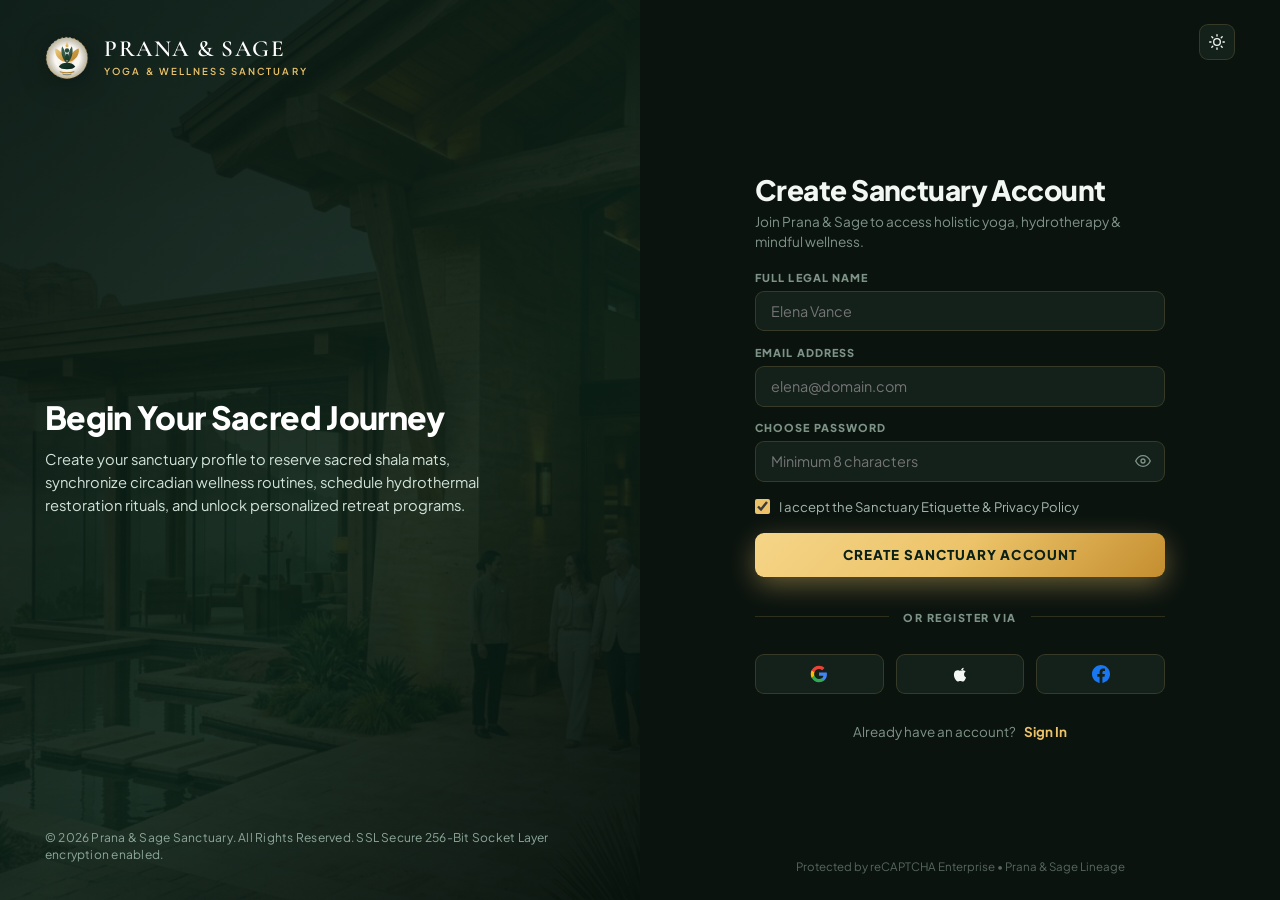
<file: registeration.html>
<!DOCTYPE html>
<html lang="en">
<head>
  <meta charset="UTF-8">
  <meta name="viewport" content="width=device-width, initial-scale=1.0">
  <meta name="description" content="Register for Prana &amp; Sage Luxury Yoga &amp; Wellness Sanctuary. Create your sacred profile to reserve shala mats, hydrothermal sessions, and sound baths.">
  <title>Register for Prana &amp; Sage | Yoga &amp; Wellness Sanctuary</title>

  <!-- Favicon & Brand Icons -->
  <link rel="icon" type="image/svg+xml" href="favicon.svg">
  <link rel="icon" type="image/png" sizes="32x32" href="favicon.png">
  <link rel="shortcut icon" href="favicon.ico">
  <link rel="apple-touch-icon" sizes="180x180" href="apple-touch-icon.png">
  <link rel="manifest" href="site.webmanifest">
  <meta name="theme-color" content="#0F281E">

  <!-- Google Fonts: Cormorant Garamond & Plus Jakarta Sans -->
  <link rel="preconnect" href="https://fonts.googleapis.com">
  <link rel="preconnect" href="https://fonts.gstatic.com" crossorigin>
  <link href="https://fonts.googleapis.com/css2?family=Cormorant+Garamond:ital,wght@0,500;0,600;0,700;1,400&family=Plus+Jakarta+Sans:wght@400;500;600;700;800&display=swap" rel="stylesheet">

  <style>
    /* ==========================================================================
       1. COLOR SYSTEM & DESIGN TOKENS (EXACT MATCH WITH index.html & login.html)
       ========================================================================== */
    :root {
      /* Canvas & Surfaces */
      --color-silk: #F8F6F0;
      --color-surface: #FFFFFF;
      --color-surface-card: #FFFFFF;
      --color-input-bg: #F4F1EA;

      /* Borders */
      --color-border: rgba(10, 33, 24, 0.12);
      --color-border-focus: rgba(201, 148, 54, 0.55);

      /* Deep Emerald Palette */
      --color-emerald-deep: #0A2118;
      --color-emerald-dark: #071711;
      --color-emerald-medium: #1C4434;
      --color-emerald-soft: #4A7A66;
      --color-emerald-mist: #EAF2EE;

      /* Champagne Gold & Amber */
      --color-gold-primary: #C99436;
      --color-gold-hover: #B38029;
      --color-gold-light: #F7ECD2;
      --color-gold-dark: #9A6C1C;
      --color-gold-gradient: linear-gradient(135deg, #E8C16B 0%, #C99436 50%, #A97321 100%);
      --color-gold-glow: 0 8px 24px -2px rgba(201, 148, 54, 0.35);

      /* Typography */
      --color-text-main: #0A2118;
      --color-text-body: #4F6156;
      --color-text-muted: #798D82;
      --color-white: #FFFFFF;

      --font-serif: 'Cormorant Garamond', Georgia, serif;
      --font-sans: 'Plus Jakarta Sans', -apple-system, BlinkMacSystemFont, 'Segoe UI', Roboto, sans-serif;

      --transition-smooth: 0.25s cubic-bezier(0.16, 1, 0.3, 1);
      --social-bg: #F4F1EA;
      --social-border: rgba(10, 33, 24, 0.1);
    }

    /* Dark Mode (Default look as in login.html) */
    body.dark-mode {
      --color-silk: #080E0B;
      --color-surface: #0B130F;
      --color-surface-card: #101915;
      --color-input-bg: #14201A;

      --color-border: rgba(232, 193, 107, 0.16);
      --color-border-focus: rgba(232, 193, 107, 0.6);

      --color-emerald-deep: #F3F7F4;
      --color-emerald-dark: #FFFFFF;
      --color-emerald-medium: #7EB89F;
      --color-emerald-soft: #A2CBB7;
      --color-emerald-mist: #15241C;

      --color-gold-primary: #ECC369;
      --color-gold-hover: #F7D58B;
      --color-gold-light: #241F14;
      --color-gold-dark: #C99436;
      --color-gold-gradient: linear-gradient(135deg, #F5D588 0%, #ECC369 50%, #C48E2F 100%);
      --color-gold-glow: 0 8px 28px -2px rgba(236, 195, 105, 0.45);

      --color-text-main: #F3F7F4;
      --color-text-body: #A4B7AD;
      --color-text-muted: #7E9388;
      --color-white: #101915;

      --social-bg: #14201A;
      --social-border: rgba(232, 193, 107, 0.16);
    }

    /* ==========================================================================
       2. RESET & 50/50 SPLIT SCREEN LAYOUT (Zero Scrollbar, Viewport Fitted)
       ========================================================================== */
    *, *::before, *::after {
      box-sizing: border-box;
      margin: 0;
      padding: 0;
      scrollbar-width: none !important;
      -ms-overflow-style: none !important;
    }

    *::-webkit-scrollbar {
      display: none !important;
      width: 0 !important;
      height: 0 !important;
    }

    html, body {
      height: 100vh;
      max-height: 100vh;
      width: 100%;
      overflow: hidden;
    }

    body {
      font-family: var(--font-sans);
      background-color: var(--color-surface);
      color: var(--color-text-main);
      line-height: 1.45;
      -webkit-font-smoothing: antialiased;
      -moz-osx-font-smoothing: grayscale;
      overflow: hidden;
      transition: background-color var(--transition-smooth), color var(--transition-smooth);
    }

    .split-login-container {
      display: grid;
      grid-template-columns: 1fr 1fr;
      height: 100vh;
      max-height: 100vh;
      width: 100%;
      overflow: hidden;
    }

    /* ==========================================================================
       3. LEFT PANEL: VISUAL SHOWCASE (Fitted Compact Luxury Layout)
       ========================================================================== */
    .split-left-panel {
      position: relative;
      background-image: url('images/home_hero_threshold.jpg');
      background-size: cover;
      background-position: center center;
      display: flex;
      flex-direction: column;
      justify-content: space-between;
      padding: 2.25rem clamp(2rem, 3.5vw, 3.5rem);
      height: 100vh;
      max-height: 100vh;
      overflow: hidden;
      box-sizing: border-box;
    }

    .split-left-overlay {
      position: absolute;
      inset: 0;
      background: linear-gradient(
        135deg,
        rgba(10, 33, 24, 0.94) 0%,
        rgba(7, 23, 17, 0.88) 55%,
        rgba(13, 38, 29, 0.94) 100%
      );
      z-index: 1;
    }

    body.dark-mode .split-left-overlay {
      background: linear-gradient(
        135deg,
        rgba(7, 23, 17, 0.96) 0%,
        rgba(10, 33, 24, 0.90) 60%,
        rgba(5, 16, 12, 0.96) 100%
      );
    }

    .split-left-top,
    .split-left-center,
    .split-left-bottom {
      position: relative;
      z-index: 2;
    }

    /* ==========================================================================
       BRAND LOGO & SACRED LOTUS ANIMATIONS (Exact Match with index.html)
       ========================================================================== */
    .brand-lockup, .brand {
      display: inline-flex;
      align-items: center;
      gap: 0.95rem;
      text-decoration: none;
      cursor: pointer;
      user-select: none;
    }

    .brand-icon {
      width: 44px;
      height: 44px;
      flex-shrink: 0;
      transition: transform var(--transition-smooth), filter var(--transition-smooth);
      filter: drop-shadow(0 4px 14px rgba(0, 0, 0, 0.35));
    }

    .brand-lockup:hover .brand-icon,
    .brand:hover .brand-icon {
      transform: scale(1.08) translateY(-1px);
      filter: drop-shadow(0 8px 22px rgba(201, 148, 54, 0.55));
    }

    /* 1. Mandala Sacred Orbit (Outer Clockwise, Inner Counter-Clockwise) */
    @keyframes lotusMandalaOrbit {
      from { transform: rotate(0deg); }
      to { transform: rotate(360deg); }
    }

    @keyframes mandalaCounterRotate {
      from { transform: rotate(360deg); }
      to { transform: rotate(0deg); }
    }

    .mandala-outer-ring {
      transform-origin: 32px 32px;
      animation: lotusMandalaOrbit 26s linear infinite;
      transition: animation-duration 0.6s ease;
    }

    .mandala-inner-ring {
      transform-origin: 32px 32px;
      animation: mandalaCounterRotate 36s linear infinite;
      stroke: var(--color-gold-primary);
      opacity: 0.55;
    }

    .brand-lockup:hover .mandala-outer-ring,
    .brand:hover .mandala-outer-ring {
      animation-duration: 9s;
    }

    .brand-lockup:hover .mandala-inner-ring,
    .brand:hover .mandala-inner-ring {
      animation-duration: 14s;
    }

    /* 2. Prana Breathing Pulse (Crown Chakra Bindu & Flame) */
    @keyframes pranaBreathe {
      0%, 100% {
        transform: scale(1);
        opacity: 0.85;
        filter: drop-shadow(0 0 2px rgba(201, 148, 54, 0.5));
      }
      50% {
        transform: scale(1.35);
        opacity: 1;
        filter: drop-shadow(0 0 7px rgba(201, 148, 54, 0.95)) drop-shadow(0 0 12px rgba(245, 214, 136, 0.85));
      }
    }

    .crown-bindu {
      transform-origin: 32px 14px;
      animation: pranaBreathe 4s ease-in-out infinite;
    }

    .crown-flame {
      transform-origin: 32px 11px;
      animation: pranaBreathe 4s ease-in-out infinite 0.4s;
    }

    /* 3. Chandra Moon Glow */
    @keyframes chandraGlow {
      0%, 100% { opacity: 0.25; }
      50% { opacity: 0.55; }
    }

    .chandra-moon {
      animation: chandraGlow 6s ease-in-out infinite;
    }

    /* 4. Lotus Petals Organic Spring Bloom on Hover */
    .brand-icon .lotus-petal {
      transform-origin: 32px 39px;
      transition: transform 0.55s cubic-bezier(0.34, 1.56, 0.64, 1);
    }

    .brand-lockup:hover .lotus-petal.petal-left-outer,
    .brand:hover .lotus-petal.petal-left-outer {
      transform: rotate(-7deg) scale(1.06);
    }

    .brand-lockup:hover .lotus-petal.petal-right-outer,
    .brand:hover .lotus-petal.petal-right-outer {
      transform: rotate(7deg) scale(1.06);
    }

    .brand-lockup:hover .lotus-petal.petal-left-inner,
    .brand:hover .lotus-petal.petal-left-inner {
      transform: rotate(-3.5deg) scale(1.03);
    }

    .brand-lockup:hover .lotus-petal.petal-right-inner,
    .brand:hover .lotus-petal.petal-right-inner {
      transform: rotate(3.5deg) scale(1.03);
    }

    /* 5. Grounding Sacred Energy Ripples */
    @keyframes groundingRipplePulse {
      0%, 100% { opacity: 0.7; transform: scaleX(1); }
      50% { opacity: 1; transform: scaleX(1.04); }
    }

    .grounding-ripple {
      transform-origin: 32px 52px;
      animation: groundingRipplePulse 5s ease-in-out infinite;
    }

    .brand-text {
      display: flex;
      flex-direction: column;
    }

    /* Luminous Gold Leaf Foil Shimmer on Brand Title */
    .brand-title {
      font-family: var(--font-serif);
      font-size: 1.45rem;
      font-weight: 600;
      letter-spacing: 0.07em;
      line-height: 1.05;
      text-transform: uppercase;
      background: linear-gradient(120deg, 
        #FFFFFF 0%, 
        #FFFFFF 35%, 
        var(--color-gold-primary) 50%, 
        #FFFFFF 65%, 
        #FFFFFF 100%
      );
      background-size: 240% auto;
      -webkit-background-clip: text;
      -webkit-text-fill-color: transparent;
      transition: background-position 0.7s cubic-bezier(0.16, 1, 0.3, 1);
    }

    .brand-lockup:hover .brand-title,
    .brand:hover .brand-title {
      background-position: -120% center;
    }

    .brand-tagline {
      font-size: 0.6rem;
      text-transform: uppercase;
      letter-spacing: 0.22em;
      color: var(--color-gold-primary);
      font-weight: 600;
      margin-top: 3px;
      transition: color var(--transition-smooth);
    }

    /* Left Center: Headline & Subtitle */
    .split-left-center {
      max-width: 480px;
      margin: 1.5rem 0;
    }

    .left-hero-heading {
      font-family: var(--font-sans);
      font-size: clamp(1.85rem, 2.5vw, 2.5rem);
      font-weight: 800;
      line-height: 1.15;
      color: #FFFFFF;
      margin-bottom: 0.75rem;
      letter-spacing: -0.02em;
    }

    .left-hero-desc {
      font-size: 0.92rem;
      line-height: 1.55;
      color: #D2E4DA;
      font-weight: 400;
    }

    /* Left Bottom: Subtle Legal / Encryption Notice */
    .split-left-bottom {
      font-size: 0.75rem;
      color: #8DA89A;
      line-height: 1.4;
      letter-spacing: 0.02em;
    }

    /* ==========================================================================
       4. RIGHT PANEL: AUTHENTICATION FORM (Compact Height, Zero Scrollbar)
       ========================================================================== */
    .split-right-panel {
      position: relative;
      background-color: var(--color-surface);
      display: flex;
      flex-direction: column;
      justify-content: space-between;
      padding: 1.5rem clamp(2rem, 3.5vw, 3.5rem);
      height: 100vh;
      max-height: 100vh;
      overflow-y: auto;
      overflow-x: hidden;
      scrollbar-width: none;
      -ms-overflow-style: none;
      box-sizing: border-box;
    }

    .split-right-panel::-webkit-scrollbar {
      display: none;
      width: 0;
      height: 0;
    }

    /* Top-Right Control Bar: Dark Mode */
    .split-right-top-bar {
      display: flex;
      align-items: center;
      justify-content: flex-end;
      width: 100%;
      height: 36px;
    }

    .icon-ctrl-btn {
      width: 36px;
      height: 36px;
      border-radius: 9px;
      border: 1px solid var(--color-border);
      background: var(--color-input-bg);
      color: var(--color-text-main);
      display: flex;
      align-items: center;
      justify-content: center;
      cursor: pointer;
      transition: all var(--transition-smooth);
    }

    .icon-ctrl-btn:hover {
      border-color: var(--color-gold-primary);
      transform: translateY(-2px);
    }

    .icon-ctrl-btn svg {
      width: 16px;
      height: 16px;
    }

    /* Center: Form Stage */
    .split-form-stage {
      max-width: 410px;
      width: 100%;
      margin: auto;
      padding: 0.25rem 0;
    }

    .form-header-title {
      font-family: var(--font-sans);
      font-size: 1.75rem;
      font-weight: 800;
      color: var(--color-text-main);
      margin-bottom: 0.35rem;
      letter-spacing: -0.02em;
      line-height: 1.2;
    }

    .form-header-subtitle {
      font-size: 0.85rem;
      color: var(--color-text-muted);
      margin-bottom: 1.15rem;
      line-height: 1.45;
    }

    /* Form Fields */
    .auth-pure-form {
      display: flex;
      flex-direction: column;
      gap: 0.85rem;
    }

    .form-row-group {
      display: flex;
      flex-direction: column;
      gap: 0.32rem;
    }

    .field-top-label-row {
      display: flex;
      justify-content: space-between;
      align-items: center;
    }

    .pure-form-label {
      font-family: var(--font-sans);
      font-size: 0.68rem;
      font-weight: 800;
      letter-spacing: 0.1em;
      text-transform: uppercase;
      color: var(--color-text-muted);
    }

    .pure-forgot-link {
      font-size: 0.78rem;
      font-weight: 600;
      color: var(--color-gold-primary);
      text-decoration: none;
      transition: color var(--transition-smooth);
    }

    .pure-forgot-link:hover {
      text-decoration: underline;
      color: var(--color-gold-hover);
    }

    .pure-input-wrapper {
      position: relative;
      display: flex;
      align-items: center;
      width: 100%;
    }

    .pure-form-input {
      width: 100%;
      box-sizing: border-box;
      display: block;
      background: var(--color-input-bg);
      border: 1px solid var(--color-border);
      border-radius: 9px;
      padding: 0.65rem 0.95rem;
      font-family: var(--font-sans);
      font-size: 0.9rem;
      color: var(--color-text-main);
      outline: none;
      transition: all var(--transition-smooth);
    }

    .pure-form-input:focus {
      border-color: var(--color-gold-primary);
      box-shadow: 0 0 0 3px rgba(201, 148, 54, 0.2);
    }

    .pure-form-input.has-eye {
      padding-right: 2.6rem;
    }

    .pure-eye-btn {
      position: absolute;
      right: 0.85rem;
      background: transparent;
      border: none;
      color: var(--color-text-muted);
      cursor: pointer;
      display: flex;
      align-items: center;
      justify-content: center;
      padding: 0;
    }

    .pure-eye-btn:hover {
      color: var(--color-gold-primary);
    }

    .pure-eye-btn svg {
      width: 16px;
      height: 16px;
    }

    /* Checkbox Row (Terms & Policy) */
    .pure-checkbox-row {
      display: flex;
      align-items: center;
      gap: 0.55rem;
      font-size: 0.82rem;
      color: var(--color-text-body);
      cursor: pointer;
      user-select: none;
      margin-top: 0.1rem;
    }

    .pure-checkbox-row input[type="checkbox"] {
      accent-color: var(--color-gold-primary);
      width: 15px;
      height: 15px;
      cursor: pointer;
    }

    /* Main Submit CTA Button */
    .btn-dashboard-submit {
      width: 100%;
      height: 44px;
      border-radius: 9px;
      border: none;
      background: var(--color-gold-gradient);
      color: #0A2118 !important;
      font-family: var(--font-sans);
      font-size: 0.84rem;
      font-weight: 800;
      letter-spacing: 0.08em;
      text-transform: uppercase;
      cursor: pointer;
      display: flex;
      align-items: center;
      justify-content: center;
      gap: 0.5rem;
      box-shadow: var(--color-gold-glow);
      transition: all var(--transition-smooth);
      margin-top: 0.2rem;
    }

    .btn-dashboard-submit:hover {
      transform: translateY(-2px);
      box-shadow: 0 10px 24px rgba(201, 148, 54, 0.4);
      filter: brightness(1.06);
    }

    /* Divider Row */
    .divider-row-tag {
      position: relative;
      text-align: center;
      margin: 0.85rem 0;
    }

    .divider-row-tag::before {
      content: "";
      position: absolute;
      top: 50%;
      left: 0;
      right: 0;
      height: 1px;
      background: var(--color-border);
    }

    .divider-row-text {
      position: relative;
      z-index: 1;
      background: var(--color-surface);
      padding: 0 0.85rem;
      font-size: 0.68rem;
      font-weight: 800;
      letter-spacing: 0.14em;
      text-transform: uppercase;
      color: var(--color-text-muted);
    }

    /* Social Login Buttons: 3 Rounded Cards side-by-side */
    .social-row-trio {
      display: grid;
      grid-template-columns: repeat(3, 1fr);
      gap: 0.75rem;
    }

    .btn-social-card {
      height: 40px;
      border-radius: 9px;
      background: var(--social-bg);
      border: 1px solid var(--social-border);
      color: var(--color-text-main);
      display: flex;
      align-items: center;
      justify-content: center;
      cursor: pointer;
      transition: all var(--transition-smooth);
      text-decoration: none;
    }

    .btn-social-card:hover {
      border-color: var(--color-gold-primary);
      transform: translateY(-2px);
      box-shadow: 0 6px 18px rgba(0, 0, 0, 0.15);
    }

    .btn-social-card svg {
      width: 18px;
      height: 18px;
    }

    /* Bottom Prompt Link */
    .bottom-switch-row {
      text-align: center;
      font-size: 0.84rem;
      color: var(--color-text-muted);
      margin-top: 0.85rem;
    }

    .bottom-switch-link {
      color: var(--color-gold-primary);
      font-weight: 700;
      text-decoration: none;
      cursor: pointer;
      margin-left: 0.35rem;
    }

    .bottom-switch-link:hover {
      text-decoration: underline;
    }

    /* ==========================================================================
       5. TOAST NOTICE
       ========================================================================== */
    .toast-notice {
      position: fixed;
      bottom: 2rem;
      right: 2rem;
      z-index: 3000;
      background: #0A2118;
      border: 1px solid var(--color-gold-primary);
      color: #FFFFFF;
      padding: 0.85rem 1.4rem;
      border-radius: 12px;
      box-shadow: 0 16px 40px rgba(0, 0, 0, 0.35);
      font-size: 0.88rem;
      display: flex;
      align-items: center;
      gap: 0.85rem;
      transform: translateY(120%);
      opacity: 0;
      transition: all var(--transition-smooth);
      pointer-events: none;
    }

    .toast-notice.show {
      transform: translateY(0);
      opacity: 1;
    }

    /* ==========================================================================
       6. RESPONSIVE BREAKPOINTS (Mobile & Tablet)
       ========================================================================== */
    @media (max-width: 960px) {
      html, body {
        overflow-y: auto;
        height: auto;
        max-height: none;
      }
      .split-login-container {
        grid-template-columns: 1fr;
        height: auto;
        max-height: none;
        overflow: visible;
      }
      .split-left-panel {
        padding: 2.5rem 1.5rem;
        height: auto;
        max-height: none;
        min-height: 320px;
      }
      .split-left-center {
        margin: 1.5rem 0;
      }
      .left-hero-heading {
        font-size: 1.85rem;
      }
      .split-right-panel {
        padding: 2rem 1.5rem;
        height: auto;
        max-height: none;
        overflow: visible;
      }
      .split-form-stage {
        padding: 1rem 0;
      }
    }
  </style>
  <!-- Master Mobile-First Responsive Stylesheet (All Screen Sizes: 320px, 480px, 768px, 1024px) -->
  <link rel="stylesheet" href="responsive.css">
</head>
<body class="dark-mode">

  <!-- ==========================================================================
       SPLIT 50/50 REGISTRATION CONTAINER (Matching login.html)
       ========================================================================== -->
  <div class="split-login-container">

    <!-- ========================================================================
         LEFT 50%: BRAND VISUAL SHOWCASE
         ======================================================================== -->
    <div class="split-left-panel">
      <div class="split-left-overlay"></div>

      <!-- Left Top: Exact Navbar Logo Lockup -->
      <div class="split-left-top">
        <a href="index.html" class="brand-lockup brand" aria-label="Prana &amp; Sage Sanctuary Home">
          <!-- Sacred Lotus + Chandra Moon + Crown Aura Emblem in Emerald & Champagne Gold (Exact index.html SVG) -->
          <svg class="brand-icon" viewBox="0 0 64 64" fill="none" xmlns="http://www.w3.org/2000/svg" aria-label="Yoga Sanctuary Emblem">
            <defs>
              <linearGradient id="yogaGoldGrad" x1="16" y1="10" x2="50" y2="52" gradientUnits="userSpaceOnUse">
                <stop offset="0%" stop-color="#F5D688"/>
                <stop offset="50%" stop-color="#C99436"/>
                <stop offset="100%" stop-color="#9A6C1C"/>
              </linearGradient>
              <linearGradient id="yogaEmeraldGrad" x1="20" y1="10" x2="44" y2="50" gradientUnits="userSpaceOnUse">
                <stop offset="0%" stop-color="#2D604C"/>
                <stop offset="100%" stop-color="#0A2118"/>
              </linearGradient>
              <radialGradient id="yogaAuraGrad" cx="32" cy="32" r="30" gradientUnits="userSpaceOnUse">
                <stop offset="60%" stop-color="#FAF7F2"/>
                <stop offset="100%" stop-color="#ECE3D2" stop-opacity="0.75"/>
              </radialGradient>
            </defs>

            <!-- Sacred Aura Medallion -->
            <circle cx="32" cy="32" r="30" fill="url(#yogaAuraGrad)" class="mandala-bg"/>
            <circle cx="32" cy="32" r="30" stroke="url(#yogaGoldGrad)" stroke-width="1.2" stroke-dasharray="2.5 3.5" opacity="0.8" class="mandala-outer-ring"/>
            <circle cx="32" cy="32" r="27.5" stroke="#DCD3C3" stroke-width="0.75" class="mandala-inner-ring"/>

            <!-- Chandra Moon (Lunar Restorative Balance) -->
            <path class="chandra-moon" d="M43 21C41 33 32 42 19 40C27 44 38 43 43 35C45.5 31 45.5 26 43 21Z" 
                  fill="url(#yogaGoldGrad)" opacity="0.3"/>

            <!-- Ascending Sacred Lotus Petals (Flowing Prana Energy) -->
            <path class="lotus-petal petal-left-outer" d="M32 38C22 37 13 29 15 18C21 19 28 27 32 38Z" 
                  fill="url(#yogaGoldGrad)" fill-opacity="0.95"/>
            <path class="lotus-petal petal-right-outer" d="M32 38C42 37 51 29 49 18C43 19 36 27 32 38Z" 
                  fill="url(#yogaGoldGrad)" fill-opacity="0.95"/>
            <path class="lotus-petal petal-left-inner" d="M32 40C25 34 22 24 25 15C29 21 31 29 32 40Z" 
                  fill="url(#yogaEmeraldGrad)" fill-opacity="0.9"/>
            <path class="lotus-petal petal-right-inner" d="M32 40C39 34 42 24 39 15C35 21 33 29 32 40Z" 
                  fill="url(#yogaEmeraldGrad)" fill-opacity="0.9"/>

            <!-- Meditating Yogi Figure in Lotus Pose with Anjali Mudra -->
            <path class="yogi-base" d="M20 44.5C23 40.5 27 39 32 39C37 39 41 40.5 44 44.5C42 47.5 38 48.5 32 48.5C26 48.5 22 47.5 20 44.5Z" 
                  fill="url(#yogaEmeraldGrad)"/>
            <path class="yogi-torso" d="M32 25C29.5 27.5 28.5 30 29 34C30.5 35 33.5 35 35 34C35.5 30 34.5 27.5 32 25Z" 
                  fill="url(#yogaEmeraldGrad)"/>
            <circle class="yogi-head" cx="32" cy="21" r="3.2" fill="url(#yogaEmeraldGrad)"/>

            <!-- Illuminated Crown Chakra Flame & Golden Bindu -->
            <circle class="crown-bindu" cx="32" cy="14" r="2.2" fill="url(#yogaGoldGrad)"/>
            <path class="crown-flame" d="M32 8.5C30.8 10.5 30.8 12.2 32 13.5C33.2 12.2 33.2 10.5 32 8.5Z" fill="url(#yogaGoldGrad)"/>

            <!-- Grounding Ripples -->
            <path class="grounding-ripple ripple-1" d="M22 52C26 54 38 54 42 52" stroke="url(#yogaGoldGrad)" stroke-width="1.6" stroke-linecap="round"/>
            <path class="grounding-ripple ripple-2" d="M26 55.5C28.5 56.8 35.5 56.8 38 55.5" stroke="url(#yogaEmeraldGrad)" stroke-width="1.2" stroke-linecap="round" opacity="0.6"/>
          </svg>
          <div class="brand-text">
            <span class="brand-title">Prana &amp; Sage</span>
            <span class="brand-tagline">Yoga &amp; Wellness Sanctuary</span>
          </div>
        </a>
      </div>

      <!-- Left Middle: Monumental Headline & Description -->
      <div class="split-left-center">
        <h1 class="left-hero-heading" id="leftHeroTitle">Begin Your Sacred Journey</h1>
        <p class="left-hero-desc" id="leftHeroDesc">
          Create your sanctuary profile to reserve sacred shala mats, synchronize circadian wellness routines, schedule hydrothermal restoration rituals, and unlock personalized retreat programs.
        </p>
      </div>

      <!-- Left Bottom: Security & Copyright Notice -->
      <div class="split-left-bottom">
        &copy; 2026 Prana &amp; Sage Sanctuary. All Rights Reserved. SSL Secure 256-Bit Socket Layer encryption enabled.
      </div>
    </div>

    <!-- ========================================================================
         RIGHT 50%: REGISTRATION STAGE (Matching login.html)
         ======================================================================== -->
    <div class="split-right-panel">

      <!-- Top-Right Actions: Dark Mode Toggle Only -->
      <div class="split-right-top-bar">
        <!-- Theme Toggle Button -->
        <button class="icon-ctrl-btn" id="themeToggle" aria-label="Toggle dark mode" title="Toggle dark / light mode">
          <!-- Sun Icon (Active in Dark Mode) -->
          <svg class="icon-sun" viewBox="0 0 24 24" fill="none" stroke="currentColor" stroke-width="2" stroke-linecap="round" stroke-linejoin="round">
            <circle cx="12" cy="12" r="5"></circle>
            <line x1="12" y1="1" x2="12" y2="3"></line>
            <line x1="12" y1="21" x2="12" y2="23"></line>
            <line x1="4.22" y1="4.22" x2="5.64" y2="5.64"></line>
            <line x1="18.36" y1="18.36" x2="19.78" y2="19.78"></line>
            <line x1="1" y1="12" x2="3" y2="12"></line>
            <line x1="21" y1="12" x2="23" y2="12"></line>
            <line x1="4.22" y1="19.78" x2="5.64" y2="18.36"></line>
            <line x1="18.36" y1="5.64" x2="19.78" y2="4.22"></line>
          </svg>
          <!-- Moon Icon (Active in Light Mode) -->
          <svg class="icon-moon" viewBox="0 0 24 24" fill="none" stroke="currentColor" stroke-width="2" stroke-linecap="round" stroke-linejoin="round" style="display: none;">
            <path d="M21 12.79A9 9 0 1 1 11.21 3 7 7 0 0 0 21 12.79z"></path>
          </svg>
        </button>
      </div>

      <!-- Form Center Stage -->
      <div class="split-form-stage">

        <!-- Form Header -->
        <h2 class="form-header-title" id="formHeaderTitle">Create Sanctuary Account</h2>
        <p class="form-header-subtitle" id="formHeaderSubtitle">
          Join Prana &amp; Sage to access holistic yoga, hydrotherapy &amp; mindful wellness.
        </p>

        <!-- REGISTRATION / SIGN UP FORM -->
        <form class="auth-pure-form" id="registerForm" onsubmit="event.preventDefault(); window.handleRegisterSubmit();">
          
          <!-- Full Name Field -->
          <div class="form-row-group">
            <div class="field-top-label-row">
              <label class="pure-form-label" for="regName">Full Legal Name</label>
            </div>
            <div class="pure-input-wrapper">
              <input 
                type="text" 
                id="regName" 
                name="fullName" 
                class="pure-form-input" 
                placeholder="Elena Vance" 
                required 
                autocomplete="name"
              >
            </div>
          </div>

          <!-- Email Address Field -->
          <div class="form-row-group">
            <div class="field-top-label-row">
              <label class="pure-form-label" for="regEmail">Email Address</label>
            </div>
            <div class="pure-input-wrapper">
              <input 
                type="email" 
                id="regEmail" 
                name="email" 
                class="pure-form-input" 
                placeholder="elena@domain.com" 
                required 
                autocomplete="email"
              >
            </div>
          </div>

          <!-- Secret Password Field with Eye Toggle -->
          <div class="form-row-group">
            <div class="field-top-label-row">
              <label class="pure-form-label" for="regPass">Choose Password</label>
            </div>
            <div class="pure-input-wrapper">
              <input 
                type="password" 
                id="regPass" 
                name="password" 
                class="pure-form-input has-eye" 
                placeholder="Minimum 8 characters" 
                required 
                autocomplete="new-password"
              >
              <button type="button" class="pure-eye-btn" id="toggleRegPassword" aria-label="Toggle password visibility">
                <svg viewBox="0 0 24 24" fill="none" stroke="currentColor" stroke-width="2" stroke-linecap="round" stroke-linejoin="round">
                  <path d="M1 12s4-8 11-8 11 8 11 8-4 8-11 8-11-8-11-8z"></path>
                  <circle cx="12" cy="12" r="3"></circle>
                </svg>
              </button>
            </div>
          </div>

          <!-- Checkbox: Sanctuary Terms & Etiquette -->
          <label class="pure-checkbox-row">
            <input type="checkbox" id="regTerms" required checked>
            <span>I accept the Sanctuary Etiquette &amp; Privacy Policy</span>
          </label>

          <!-- Main CTA Submit Button -->
          <button type="submit" class="btn-dashboard-submit" id="btnRegisterSubmit">
            <span>Create Sanctuary Account</span>
          </button>

          <!-- OR REGISTER VIA Divider -->
          <div class="divider-row-tag">
            <span class="divider-row-text">Or Register Via</span>
          </div>

          <!-- Social Trio Buttons: Google, Apple, Facebook -->
          <div class="social-row-trio">
            <!-- Google (Colored G) -->
            <button type="button" class="btn-social-card" id="btnRegGoogle" aria-label="Sign up with Google">
              <svg viewBox="0 0 24 24" aria-hidden="true">
                <path d="M22.56 12.25c0-.78-.07-1.53-.2-2.25H12v4.26h5.92c-.26 1.37-1.04 2.53-2.21 3.31v2.77h3.57c2.08-1.92 3.28-4.74 3.28-8.09z" fill="#4285F4"/>
                <path d="M12 23c2.97 0 5.46-.98 7.28-2.66l-3.57-2.77c-.98.66-2.23 1.06-3.71 1.06-2.86 0-5.29-1.93-6.16-4.53H2.18v2.84C3.99 20.53 7.7 23 12 23z" fill="#34A853"/>
                <path d="M5.84 14.09c-.22-.66-.35-1.36-.35-2.09s.13-1.43.35-2.09V7.06H2.18C1.43 8.55 1 10.22 1 12s.43 3.45 1.18 4.94l2.85-2.22.81-.63z" fill="#FBBC05"/>
                <path d="M12 5.38c1.62 0 3.06.56 4.21 1.64l3.15-3.15C17.45 2.09 14.97 1 12 1 7.7 1 3.99 3.47 2.18 7.06l3.66 2.84c.87-2.6 3.3-4.52 6.16-4.52z" fill="#EA4335"/>
              </svg>
            </button>

            <!-- Apple (Clean Apple Silhouette) -->
            <button type="button" class="btn-social-card" id="btnRegApple" aria-label="Sign up with Apple">
              <svg viewBox="0 0 24 24" fill="currentColor" aria-hidden="true">
                <path d="M18.71 19.5c-.83 1.24-1.71 2.45-3.05 2.47-1.34.03-1.77-.79-3.29-.79-1.53 0-2 .77-3.27.82-1.31.05-2.3-1.32-3.14-2.53C4.25 17 2.94 12.45 4.7 9.39c.87-1.52 2.43-2.48 4.12-2.51 1.28-.02 2.5.87 3.29.87.78 0 2.26-1.07 3.81-.91.65.03 2.47.26 3.64 1.98-.09.06-2.17 1.28-2.15 3.81.03 3.02 2.65 4.03 2.68 4.04-.03.07-.42 1.44-1.38 2.83M15.97 6.37c.62-.75 1.04-1.8 0.92-2.85-.9.04-2 .6-2.65 1.35-.58.66-1.09 1.73-.95 2.76.99.08 2.06-.51 2.68-1.26z"/>
              </svg>
            </button>

            <!-- Facebook (Official Blue) -->
            <button type="button" class="btn-social-card" id="btnRegFacebook" aria-label="Sign up with Facebook">
              <svg viewBox="0 0 24 24" fill="#1877F2" aria-hidden="true">
                <path d="M24 12.073c0-6.627-5.373-12-12-12s-12 5.373-12 12c0 5.99 4.388 10.954 10.125 11.854v-8.385H7.078v-3.47h3.047V9.43c0-3.007 1.792-4.669 4.533-4.669 1.312 0 2.686.235 2.686.235v2.953H15.83c-1.491 0-1.956.925-1.956 1.874v2.25h3.328l-.532 3.47h-2.796v8.385C19.612 23.027 24 18.062 24 12.073z"/>
              </svg>
            </button>
          </div>

          <!-- Bottom Switch Link: Already have an account? Sign In -->
          <div class="bottom-switch-row">
            Already have an account?
            <a href="login.html" class="bottom-switch-link" id="linkToSignIn">Sign In</a>
          </div>

        </form>

      </div>

      <!-- Right Bottom Spacer / Subtle Watermark -->
      <div style="font-size: 0.72rem; color: var(--color-text-muted); text-align: center; opacity: 0.65; padding-top: 0.35rem;">
        Protected by reCAPTCHA Enterprise • Prana &amp; Sage Lineage
      </div>

    </div>

  </div>

  <!-- ==========================================================================
       TOAST NOTIFICATION COMPONENT
       ========================================================================== -->
  <div class="toast-notice" id="toastNotice" role="alert" aria-live="assertive">
    <svg width="20" height="20" viewBox="0 0 24 24" fill="none" stroke="#ECC369" stroke-width="2.2" stroke-linecap="round" stroke-linejoin="round">
      <path d="M22 11.08V12a10 10 0 1 1-5.93-9.14"></path>
      <polyline points="22 4 12 14.01 9 11.01"></polyline>
    </svg>
    <span id="toastMsg">Action completed successfully.</span>
  </div>

  <!-- ==========================================================================
       JAVASCRIPT FUNCTIONALITY
       ========================================================================== -->
  <script>
    document.addEventListener('DOMContentLoaded', () => {
      // 1. Dark Mode / Light Mode Theme Engine
      const themeToggle = document.getElementById('themeToggle');
      const iconSun = themeToggle ? themeToggle.querySelector('.icon-sun') : null;
      const iconMoon = themeToggle ? themeToggle.querySelector('.icon-moon') : null;

      const applyTheme = (isDark) => {
        if (isDark) {
          document.body.classList.add('dark-mode');
          if (iconSun) iconSun.style.display = 'block';
          if (iconMoon) iconMoon.style.display = 'none';
          localStorage.setItem('sanctuary-theme', 'dark');
        } else {
          document.body.classList.remove('dark-mode');
          if (iconSun) iconSun.style.display = 'none';
          if (iconMoon) iconMoon.style.display = 'block';
          localStorage.setItem('sanctuary-theme', 'light');
        }
      };

      const savedTheme = localStorage.getItem('sanctuary-theme');
      if (savedTheme === 'light') {
        applyTheme(false);
      } else {
        applyTheme(true); // Default to dark mode matching login.html
      }

      if (themeToggle) {
        themeToggle.addEventListener('click', () => {
          const isDark = document.body.classList.contains('dark-mode');
          applyTheme(!isDark);
        });
      }

      // 2. Password Show / Hide Toggle
      const setupPasswordToggle = (btnId, inputId) => {
        const btn = document.getElementById(btnId);
        const input = document.getElementById(inputId);
        if (btn && input) {
          btn.addEventListener('click', () => {
            const isPass = input.type === 'password';
            input.type = isPass ? 'text' : 'password';
            btn.innerHTML = isPass
              ? `<svg viewBox="0 0 24 24" fill="none" stroke="currentColor" stroke-width="2" stroke-linecap="round" stroke-linejoin="round"><path d="M17.94 17.94A10.07 10.07 0 0 1 12 20c-7 0-11-8-11-8a18.45 18.45 0 0 1 5.06-5.94M9.9 4.24A9.12 9.12 0 0 1 12 4c7 0 11 8 11 8a18.5 18.5 0 0 1-2.16 3.19m-6.72-1.07a3 3 0 1 1-4.24-4.24"></path><line x1="1" y1="1" x2="23" y2="23"></line></svg>`
              : `<svg viewBox="0 0 24 24" fill="none" stroke="currentColor" stroke-width="2" stroke-linecap="round" stroke-linejoin="round"><path d="M1 12s4-8 11-8 11 8 11 8-4 8-11 8-11-8-11-8z"></path><circle cx="12" cy="12" r="3"></circle></svg>`;
          });
        }
      };

      setupPasswordToggle('toggleRegPassword', 'regPass');

      // 3. Toast Helper
      let toastTimer = null;
      const showToast = (message) => {
        const toast = document.getElementById('toastNotice');
        const toastMsg = document.getElementById('toastMsg');
        if (!toast || !toastMsg) return;
        toastMsg.textContent = message;
        toast.classList.add('show');
        if (toastTimer) clearTimeout(toastTimer);
        toastTimer = setTimeout(() => {
          toast.classList.remove('show');
        }, 3400);
      };

      // 4. Form Submission Handler
      window.handleRegisterSubmit = () => {
        const nameInput = document.getElementById('regName');
        const emailInput = document.getElementById('regEmail');
        const nameVal = nameInput ? nameInput.value.trim() : 'Guest';
        const emailVal = emailInput ? emailInput.value.trim() : '';

        showToast(`Welcome ${nameVal}! Sanctuary account created. Redirecting to sign in...`);
        setTimeout(() => {
          window.location.href = 'login.html';
        }, 1800);
      };

      // 5. Social Authentication Stubs
      const socialButtons = [
        { id: 'btnRegGoogle', provider: 'Google' },
        { id: 'btnRegApple', provider: 'Apple' },
        { id: 'btnRegFacebook', provider: 'Facebook' }
      ];

      socialButtons.forEach(({ id, provider }) => {
        const btn = document.getElementById(id);
        if (btn) {
          btn.addEventListener('click', () => {
            showToast(`Connecting with ${provider} OAuth...`);
            setTimeout(() => {
              showToast(`Connected with ${provider}. Redirecting...`);
              setTimeout(() => {
                window.location.href = 'index.html';
              }, 1200);
            }, 900);
          });
        }
      });
    });
  </script>
</body>
</html>
</file>
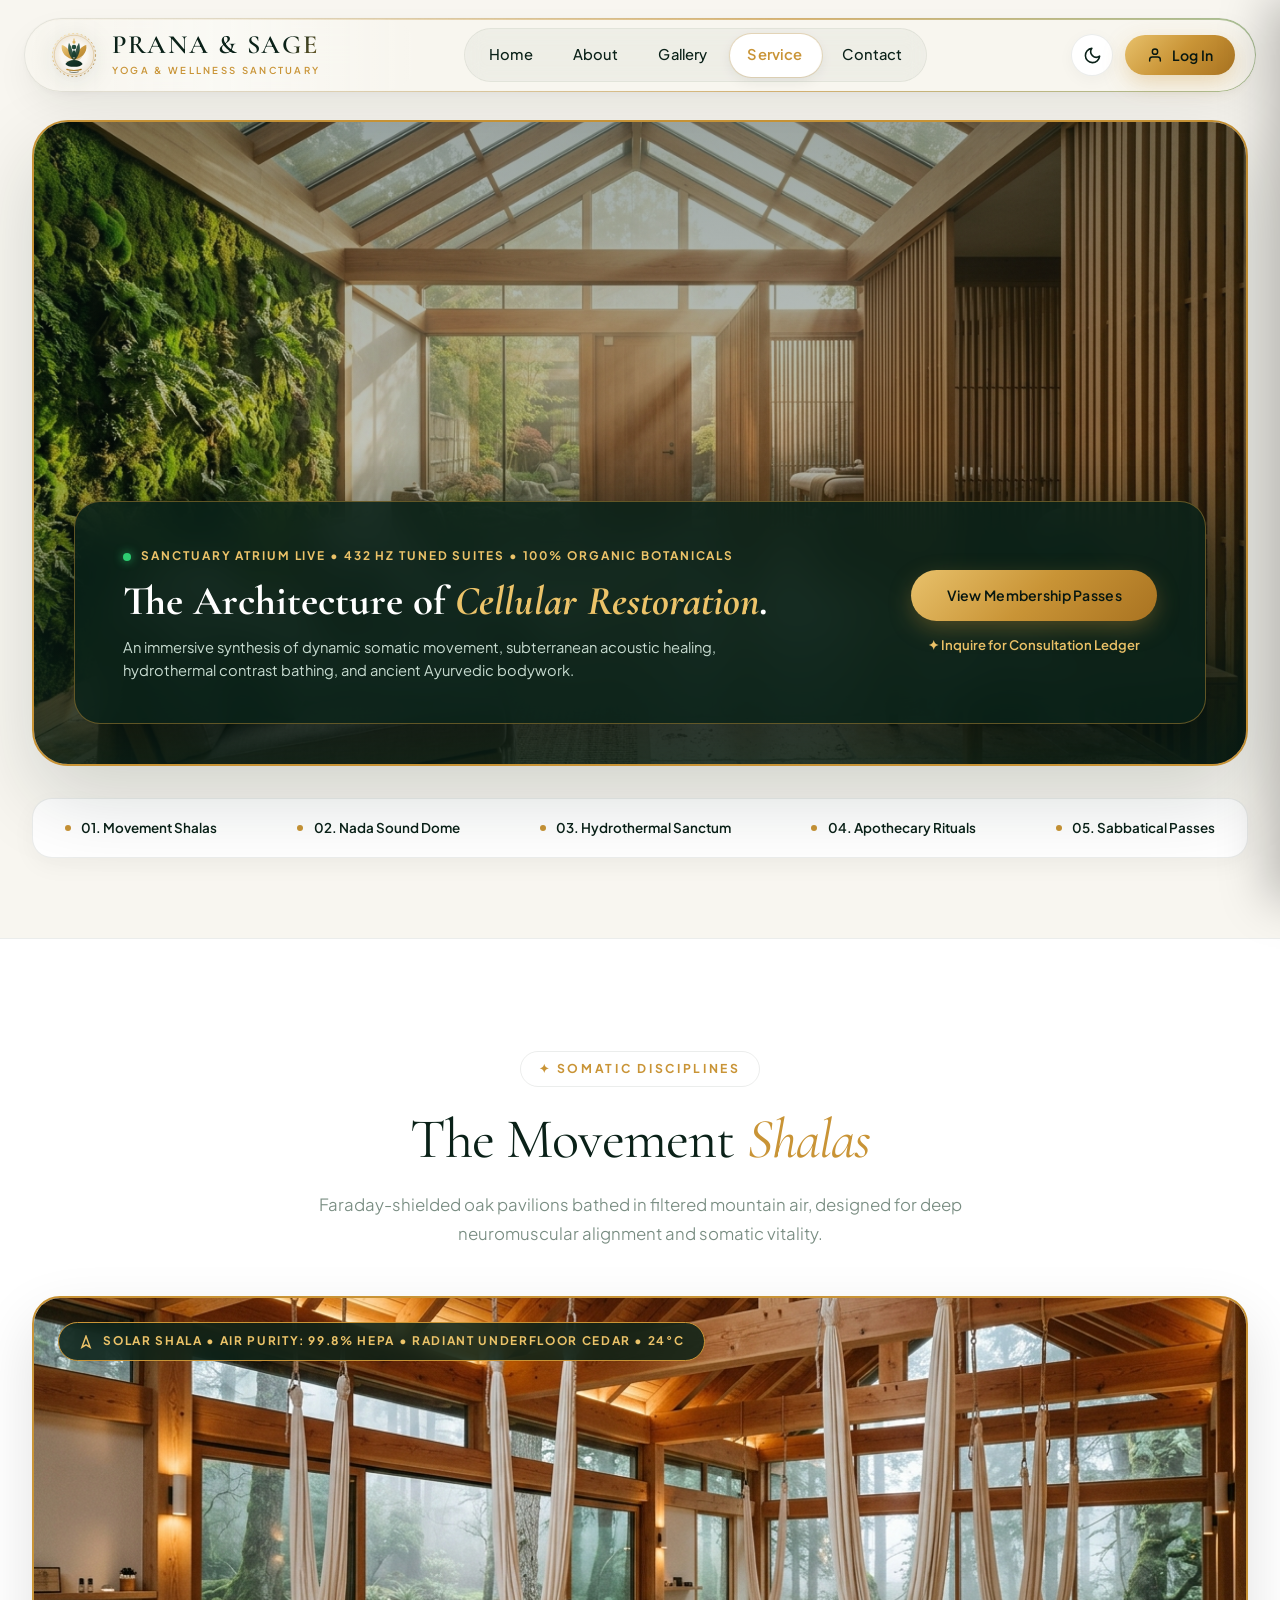
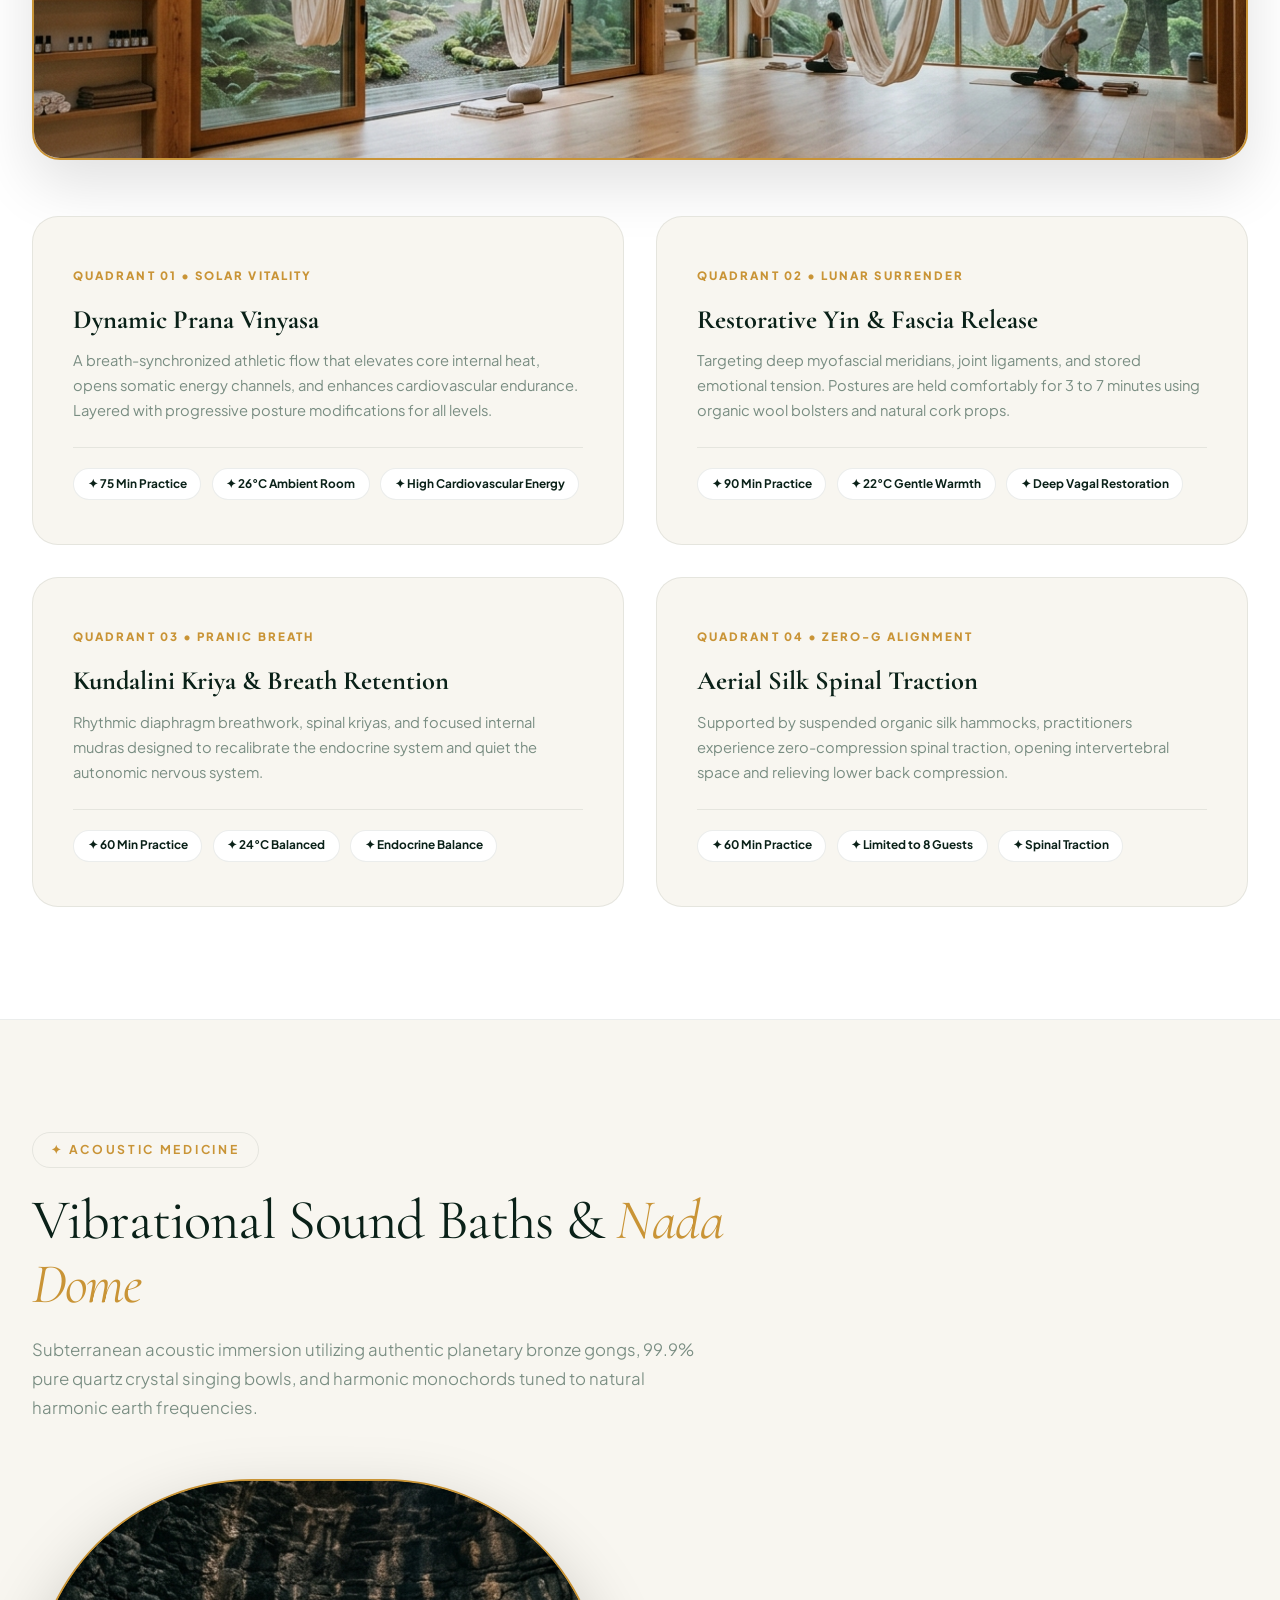
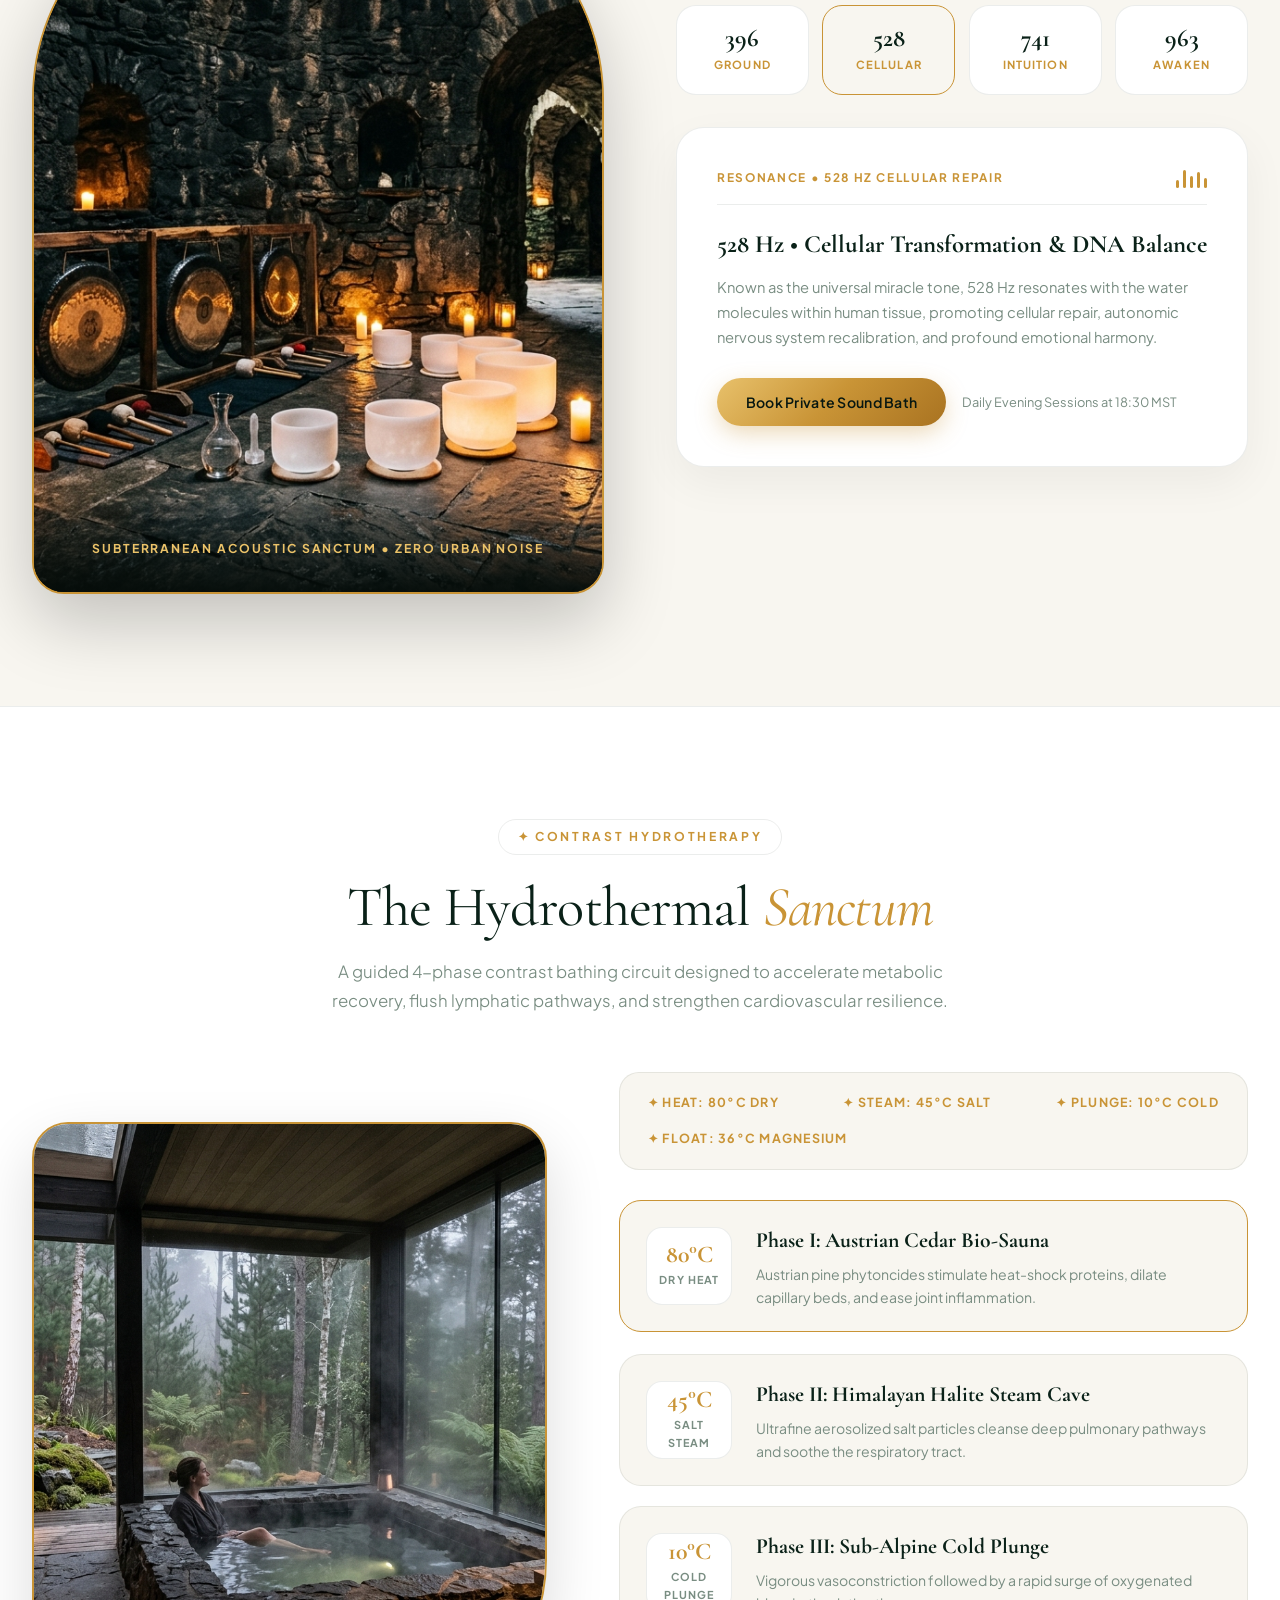
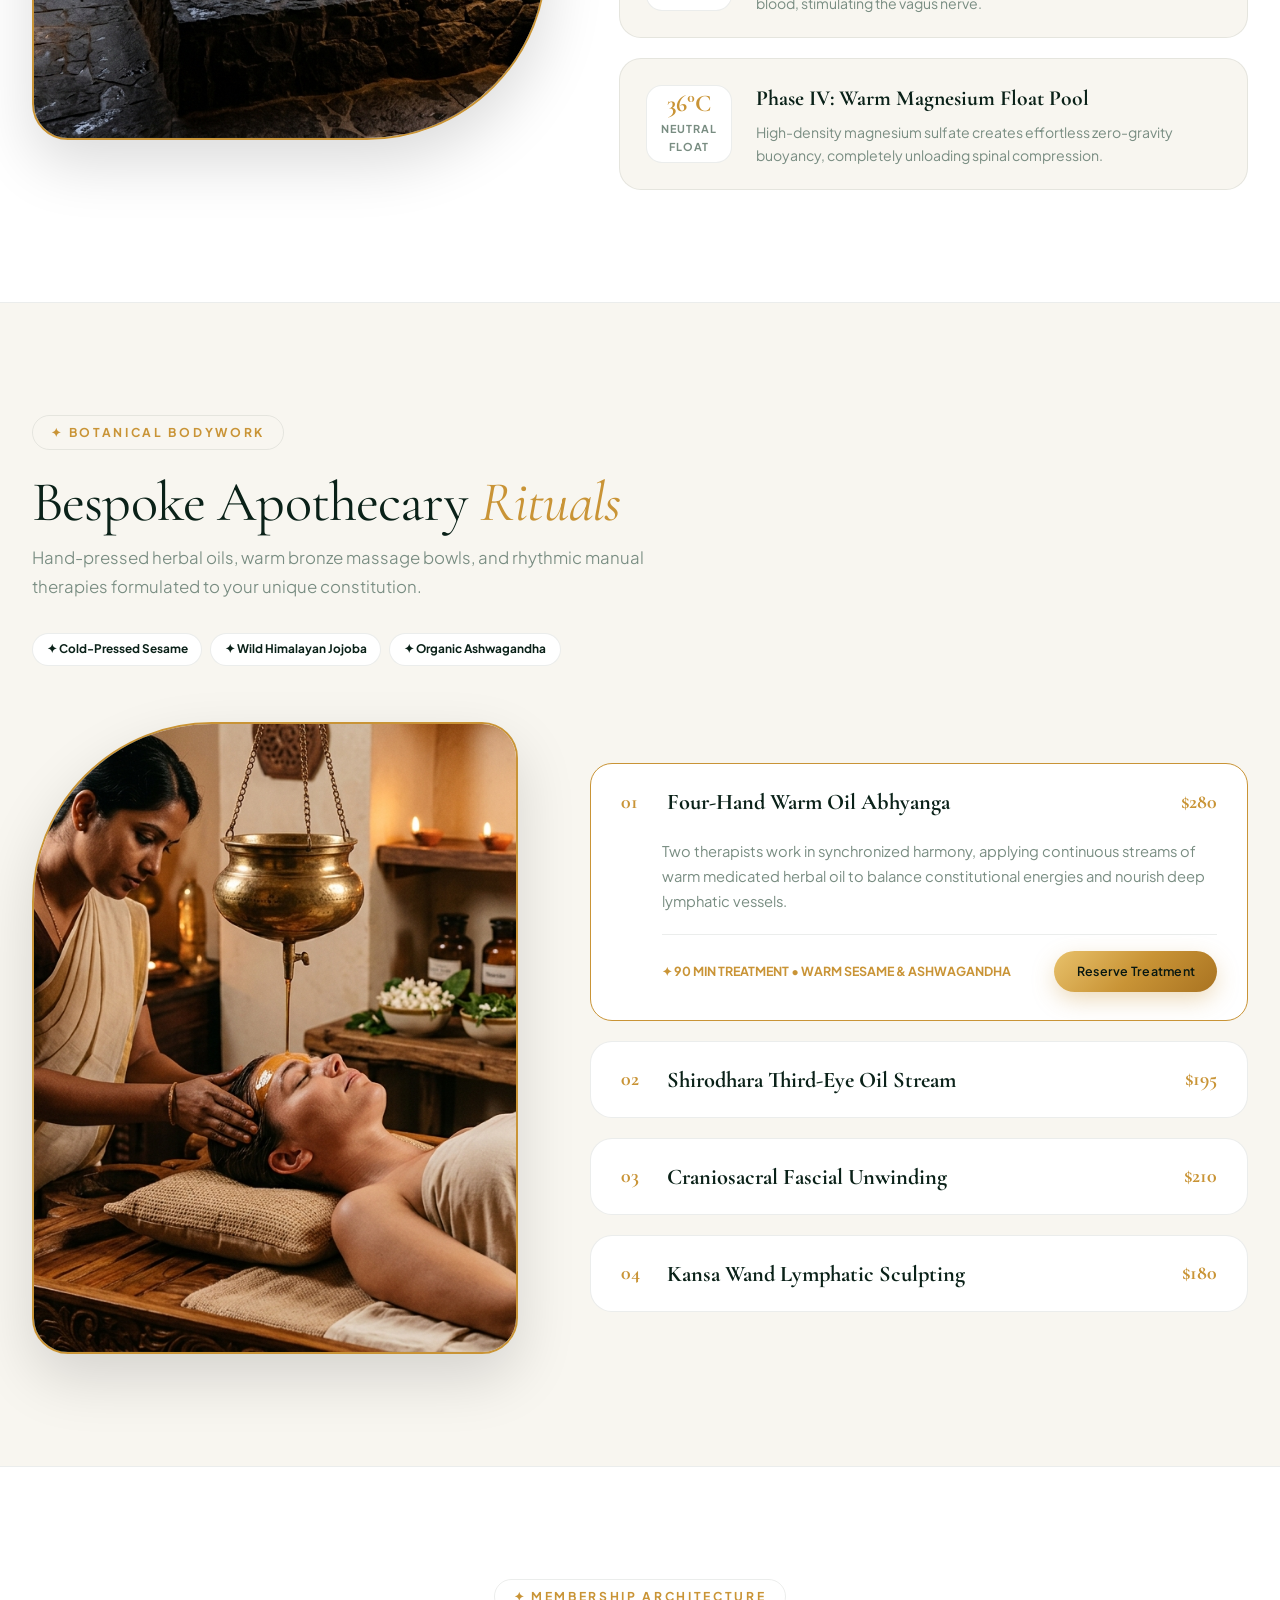
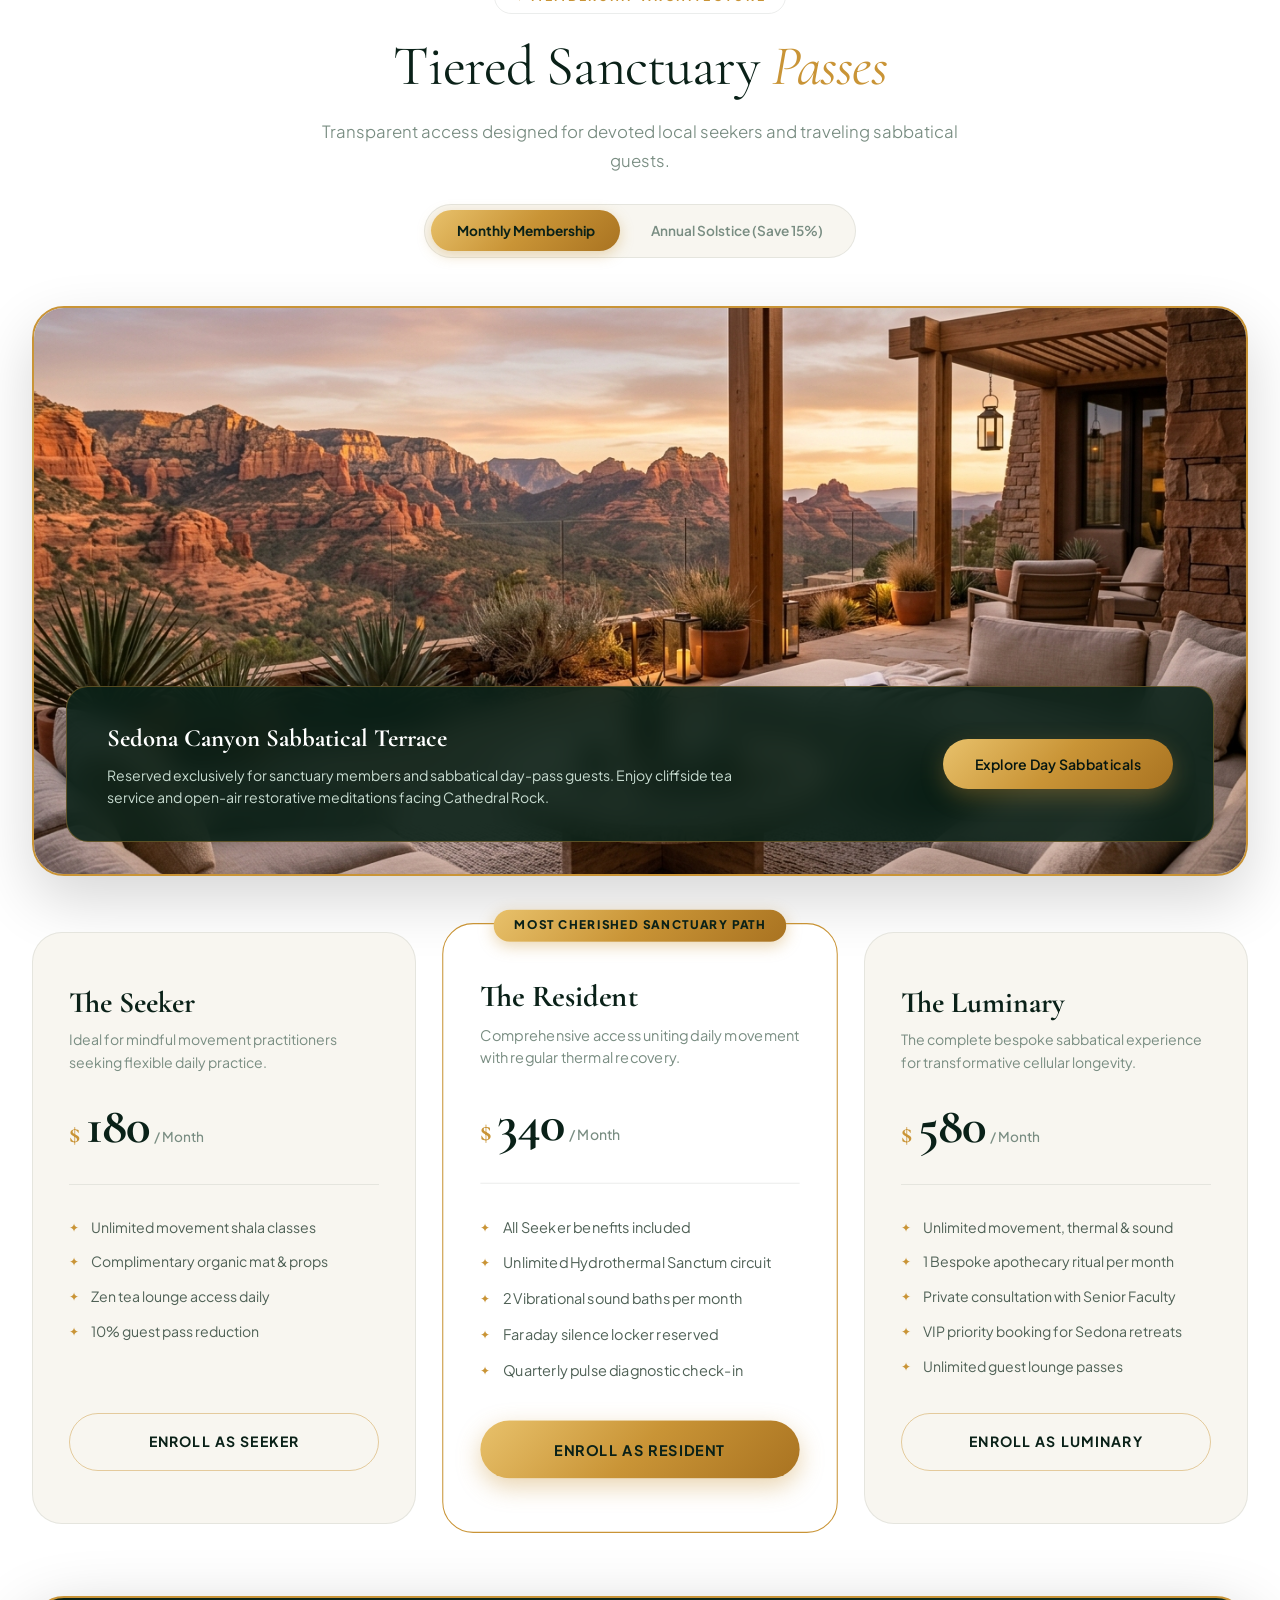
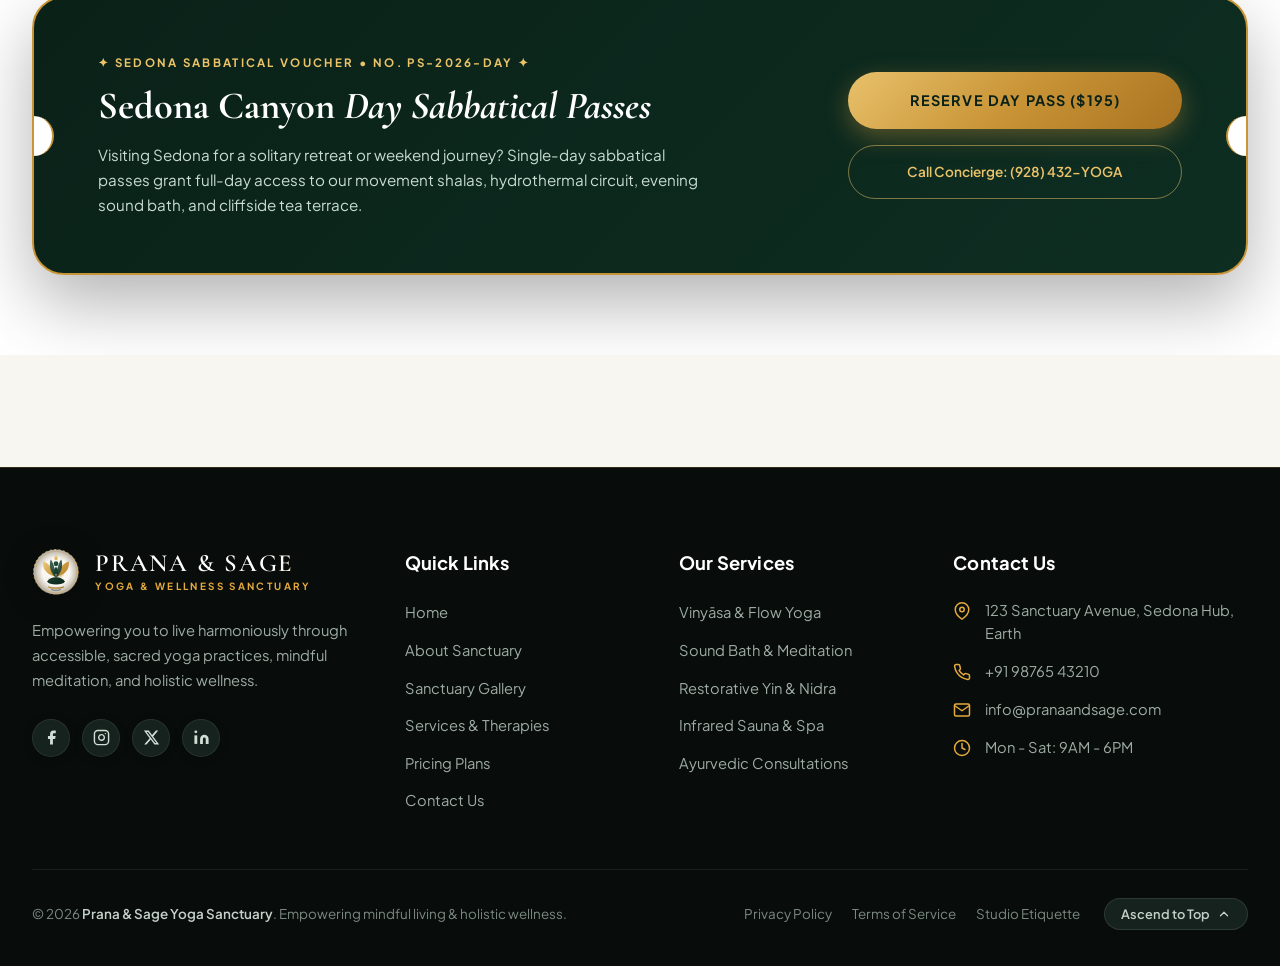
<file: service.html>
<!DOCTYPE html>
<html lang="en">
<head>
  <meta charset="UTF-8">
  <meta name="viewport" content="width=device-width, initial-scale=1.0">
  <meta name="description" content="Prana & Sage Luxury Yoga Studio & Wellness Center navigation bar. Experience mindful movement, sound therapy, and holistic restoration.">
  <title>Prana & Sage | Luxury Yoga Studio & Wellness Center</title>
  
  <!-- Favicon & Brand Icons -->
  <link rel="icon" type="image/svg+xml" href="favicon.svg">
  <link rel="icon" type="image/png" sizes="32x32" href="favicon.png">
  <link rel="shortcut icon" href="favicon.ico">
  <link rel="apple-touch-icon" sizes="180x180" href="apple-touch-icon.png">
  <link rel="manifest" href="site.webmanifest">
  <meta name="theme-color" content="#0F281E">
  
  <!-- Google Fonts: Cormorant Garamond (Luxury Serif) & Plus Jakarta Sans (Clean Modern Sans) -->
  <link rel="preconnect" href="https://fonts.googleapis.com">
  <link rel="preconnect" href="https://fonts.gstatic.com" crossorigin>
  <link href="https://fonts.googleapis.com/css2?family=Cormorant+Garamond:ital,wght@0,400;0,500;0,600;0,700;1,400&family=Plus+Jakarta+Sans:wght@300;400;500;600;700&display=swap" rel="stylesheet">

  <!-- ==========================================================================
       COMPLETE EMBEDDED STYLESHEET (Floating Zen Capsule Design & Creative Animations)
       ========================================================================== -->
  <style>
    /* ==========================================================================
       1. COLOR PALETTE & DESIGN SYSTEM TOKENS
       ========================================================================== */
    :root {
      /* Canvas & Backgrounds */
      --color-silk: #F8F6F0;
      --color-silk-translucent: rgba(248, 246, 240, 0.88);
      --color-surface: #FFFFFF;
      --color-surface-hover: #F2EFE8;
      --color-surface-translucent: rgba(255, 255, 255, 0.82);
      
      /* Borders & Dividers */
      --color-border: rgba(10, 33, 24, 0.08);
      --color-border-light: rgba(10, 33, 24, 0.04);
      --color-border-focus: rgba(201, 148, 54, 0.45);

      /* Deep Emerald Palette */
      --color-emerald-deep: #0A2118;
      --color-emerald-dark: #071711;
      --color-emerald-medium: #1C4434;
      --color-emerald-soft: #4A7A66;
      --color-emerald-mist: #EAF2EE;

      /* Champagne Gold & Sun Amber */
      --color-gold-primary: #C99436;
      --color-gold-hover: #B38029;
      --color-gold-light: #F7ECD2;
      --color-gold-dark: #9A6C1C;
      --color-gold-gradient: linear-gradient(135deg, #E8C16B 0%, #C99436 50%, #A97321 100%);
      --color-gold-gradient-hover: linear-gradient(135deg, #F0CC79 0%, #D8A243 50%, #B88028 100%);
      --color-gold-glow: 0 8px 24px -2px rgba(201, 148, 54, 0.38);

      /* Typography */
      --color-text-main: #0A2118;
      --color-text-body: #4F6156;
      --color-text-muted: #798D82;
      --color-white: #FFFFFF;

      --font-serif: 'Cormorant Garamond', Georgia, 'Times New Roman', serif;
      --font-sans: 'Plus Jakarta Sans', -apple-system, BlinkMacSystemFont, 'Segoe UI', Roboto, sans-serif;

      /* Elevation & Shadows */
      --shadow-subtle: 0 4px 16px rgba(10, 33, 24, 0.04);
      --shadow-capsule: 0 16px 40px -8px rgba(10, 33, 24, 0.09), 0 2px 8px rgba(10, 33, 24, 0.03);
      --shadow-scrolled: 0 20px 50px -10px rgba(10, 33, 24, 0.16), 0 0 0 1px rgba(201, 148, 54, 0.22);
      --shadow-dropdown: 0 24px 50px -6px rgba(10, 33, 24, 0.14), 0 4px 16px rgba(10, 33, 24, 0.04);
      --shadow-modal: 0 28px 70px -12px rgba(7, 23, 17, 0.4);

      /* Transitions */
      --transition-instant: 0.15s cubic-bezier(0.16, 1, 0.3, 1);
      --transition-smooth: 0.3s cubic-bezier(0.16, 1, 0.3, 1);
      --transition-spring: 0.45s cubic-bezier(0.34, 1.56, 0.64, 1);
    }

    /* Dark Mode Theme */
    body.dark-mode {
      --color-silk: #080E0B;
      --color-silk-translucent: rgba(8, 14, 11, 0.88);
      --color-surface: #101915;
      --color-surface-hover: #18251F;
      --color-surface-translucent: rgba(16, 25, 21, 0.82);

      --color-border: rgba(232, 193, 107, 0.14);
      --color-border-light: rgba(255, 255, 255, 0.06);
      --color-border-focus: rgba(232, 193, 107, 0.5);

      --color-emerald-deep: #F3F7F4;
      --color-emerald-dark: #FFFFFF;
      --color-emerald-medium: #7EB89F;
      --color-emerald-soft: #A2CBB7;
      --color-emerald-mist: #15241C;

      --color-gold-primary: #ECC369;
      --color-gold-hover: #F7D58B;
      --color-gold-light: #241F14;
      --color-gold-dark: #C99436;
      --color-gold-gradient: linear-gradient(135deg, #F5D588 0%, #ECC369 50%, #C48E2F 100%);
      --color-gold-gradient-hover: linear-gradient(135deg, #FFE09C 0%, #F5CE7A 50%, #D89F3A 100%);
      --color-gold-glow: 0 8px 28px -2px rgba(236, 195, 105, 0.45);

      --color-text-main: #F3F7F4;
      --color-text-body: #A4B7AD;
      --color-text-muted: #7E9388;
      --color-white: #101915;

      --shadow-subtle: 0 4px 16px rgba(0, 0, 0, 0.4);
      --shadow-capsule: 0 16px 45px -8px rgba(0, 0, 0, 0.65), 0 0 0 1px rgba(232, 193, 107, 0.18);
      --shadow-scrolled: 0 24px 60px -10px rgba(0, 0, 0, 0.8), 0 0 0 1px rgba(232, 193, 107, 0.32);
      --shadow-dropdown: 0 26px 56px -6px rgba(0, 0, 0, 0.8), 0 0 0 1px rgba(232, 193, 107, 0.2);
      --shadow-modal: 0 30px 75px -10px rgba(0, 0, 0, 0.9);
    }

    /* ==========================================================================
       2. RESET & CANVAS FOUNDATIONS
       ========================================================================== */
    *, *::before, *::after {
      box-sizing: border-box;
      margin: 0;
      padding: 0;
    }

    html {
      scroll-behavior: smooth;
      font-size: 16px;
    }

    body {
      font-family: var(--font-sans);
      background-color: var(--color-silk);
      color: var(--color-text-main);
      line-height: 1.6;
      -webkit-font-smoothing: antialiased;
      -moz-osx-font-smoothing: grayscale;
      overflow-x: hidden;
      min-height: 160vh; /* Smooth vertical scroll space to experience sticky capsule dynamics */
      transition: background-color var(--transition-smooth), color var(--transition-smooth);
      background-image: radial-gradient(circle at 50% 10%, rgba(201, 148, 54, 0.04) 0%, transparent 60%);
    }

    body.dark-mode {
      background-image: radial-gradient(circle at 50% 10%, rgba(232, 193, 107, 0.05) 0%, transparent 65%);
    }

    a {
      text-decoration: none;
      color: inherit;
      transition: color var(--transition-instant);
    }

    button {
      border: none;
      background: transparent;
      cursor: pointer;
      font-family: inherit;
    }

    ul {
      list-style: none;
    }

    /* ==========================================================================
       3. FLOATING ZEN CAPSULE NAVBAR
       ========================================================================== */
    .header-wrapper {
      position: fixed;
      top: 18px;
      left: 0;
      right: 0;
      z-index: 1000;
      padding: 0 1.5rem;
      pointer-events: none;
      transition: top 0.38s cubic-bezier(0.16, 1, 0.3, 1);
    }

    .header-wrapper.is-scrolled {
      top: 10px;
    }

    .navbar {
      pointer-events: auto;
      max-width: 1300px;
      margin: 0 auto;
      height: 74px;
      padding: 0 1.25rem 0 1.6rem;
      display: flex;
      align-items: center;
      justify-content: space-between;
      background: var(--color-silk-translucent);
      backdrop-filter: blur(28px) saturate(190%);
      -webkit-backdrop-filter: blur(28px) saturate(190%);
      border-radius: 999px;
      border: 1px solid var(--color-border);
      box-shadow: var(--shadow-capsule);
      position: relative;
      transition: height 0.35s cubic-bezier(0.16, 1, 0.3, 1), 
                  box-shadow 0.35s cubic-bezier(0.16, 1, 0.3, 1),
                  background-color var(--transition-smooth),
                  border-color var(--transition-smooth);
    }

    .header-wrapper.is-scrolled .navbar {
      height: 66px;
      background: var(--color-surface-translucent);
      box-shadow: var(--shadow-scrolled);
    }

    /* Flowing Celestial Aurora Perimeter Halo Border */
    @keyframes auroraFlow {
      0% {
        background-position: 0% 50%;
      }
      50% {
        background-position: 100% 50%;
      }
      100% {
        background-position: 0% 50%;
      }
    }

    .navbar::before {
      content: '';
      position: absolute;
      inset: -1px;
      border-radius: 999px;
      padding: 1.5px;
      background: linear-gradient(90deg, 
        transparent 0%, 
        var(--color-gold-primary) 25%, 
        #5CB590 50%, 
        var(--color-gold-primary) 75%, 
        transparent 100%
      );
      background-size: 250% 100%;
      animation: auroraFlow 9s ease-in-out infinite;
      -webkit-mask: linear-gradient(#fff 0 0) content-box, linear-gradient(#fff 0 0);
      -webkit-mask-composite: xor;
      mask-composite: exclude;
      opacity: 0.65;
      pointer-events: none;
    }

    /* Specular Crystal Light Gleam across the Floating Capsule */
    @keyframes capsuleSpecular {
      0% {
        transform: translateX(-150%) skewX(-20deg);
        opacity: 0;
      }
      15% {
        opacity: 0.65;
      }
      32% {
        transform: translateX(250%) skewX(-20deg);
        opacity: 0;
      }
      100% {
        transform: translateX(250%) skewX(-20deg);
        opacity: 0;
      }
    }

    .navbar::after {
      content: '';
      position: absolute;
      top: 0;
      left: 0;
      width: 32%;
      height: 100%;
      background: linear-gradient(90deg, 
        transparent 0%, 
        rgba(255, 255, 255, 0.32) 50%, 
        transparent 100%
      );
      border-radius: 999px;
      animation: capsuleSpecular 12s ease-in-out infinite;
      pointer-events: none;
      z-index: 1;
      overflow: hidden;
    }

    body.dark-mode .navbar::after {
      background: linear-gradient(90deg, 
        transparent 0%, 
        rgba(232, 193, 107, 0.18) 50%, 
        transparent 100%
      );
    }

    /* ==========================================================================
       4. BRAND LOGO & SACRED LOTUS ANIMATIONS
       ========================================================================== */
    .brand {
      display: flex;
      align-items: center;
      gap: 0.95rem;
      text-decoration: none;
      z-index: 1003;
      cursor: pointer;
      user-select: none;
    }

    .brand-icon {
      width: 46px;
      height: 46px;
      flex-shrink: 0;
      transition: transform var(--transition-spring), filter var(--transition-smooth);
      filter: drop-shadow(0 4px 12px rgba(10, 33, 24, 0.1));
    }

    .brand:hover .brand-icon {
      transform: scale(1.08) translateY(-1px);
      filter: drop-shadow(0 8px 22px rgba(201, 148, 54, 0.45));
    }

    /* 1. Mandala Sacred Orbit (Outer Clockwise, Inner Counter-Clockwise) */
    @keyframes lotusMandalaOrbit {
      from { transform: rotate(0deg); }
      to { transform: rotate(360deg); }
    }

    @keyframes mandalaCounterRotate {
      from { transform: rotate(360deg); }
      to { transform: rotate(0deg); }
    }

    .mandala-outer-ring {
      transform-origin: 32px 32px;
      animation: lotusMandalaOrbit 26s linear infinite;
      transition: animation-duration 0.6s ease;
    }

    .mandala-inner-ring {
      transform-origin: 32px 32px;
      animation: mandalaCounterRotate 36s linear infinite;
      stroke: var(--color-gold-primary);
      opacity: 0.55;
    }

    .brand:hover .mandala-outer-ring {
      animation-duration: 9s;
    }

    .brand:hover .mandala-inner-ring {
      animation-duration: 14s;
    }

    /* 2. Prana Breathing Pulse (Crown Chakra Bindu & Flame) */
    @keyframes pranaBreathe {
      0%, 100% {
        transform: scale(1);
        opacity: 0.85;
        filter: drop-shadow(0 0 2px rgba(201, 148, 54, 0.5));
      }
      50% {
        transform: scale(1.35);
        opacity: 1;
        filter: drop-shadow(0 0 7px rgba(201, 148, 54, 0.95)) drop-shadow(0 0 12px rgba(245, 214, 136, 0.85));
      }
    }

    .crown-bindu {
      transform-origin: 32px 14px;
      animation: pranaBreathe 4s ease-in-out infinite;
    }

    .crown-flame {
      transform-origin: 32px 11px;
      animation: pranaBreathe 4s ease-in-out infinite 0.4s;
    }

    /* 3. Chandra Moon Glow */
    @keyframes chandraGlow {
      0%, 100% { opacity: 0.25; }
      50% { opacity: 0.55; }
    }

    .chandra-moon {
      animation: chandraGlow 6s ease-in-out infinite;
    }

    /* 4. Lotus Petals Organic Spring Bloom on Hover */
    .brand-icon .lotus-petal {
      transform-origin: 32px 39px;
      transition: transform 0.55s cubic-bezier(0.34, 1.56, 0.64, 1);
    }

    .brand:hover .lotus-petal.petal-left-outer {
      transform: rotate(-7deg) scale(1.06);
    }

    .brand:hover .lotus-petal.petal-right-outer {
      transform: rotate(7deg) scale(1.06);
    }

    .brand:hover .lotus-petal.petal-left-inner {
      transform: rotate(-3.5deg) scale(1.03);
    }

    .brand:hover .lotus-petal.petal-right-inner {
      transform: rotate(3.5deg) scale(1.03);
    }

    /* 5. Grounding Sacred Energy Ripples */
    @keyframes groundingRipplePulse {
      0%, 100% { opacity: 0.7; transform: scaleX(1); }
      50% { opacity: 1; transform: scaleX(1.04); }
    }

    .grounding-ripple {
      transform-origin: 32px 52px;
      animation: groundingRipplePulse 5s ease-in-out infinite;
    }

    .brand-text {
      display: flex;
      flex-direction: column;
    }

    /* Luminous Gold Leaf Foil Shimmer on Brand Title */
    .brand-title {
      font-family: var(--font-serif);
      font-size: 1.65rem;
      font-weight: 600;
      letter-spacing: 0.07em;
      color: var(--color-text-main);
      line-height: 1.05;
      text-transform: uppercase;
      background: linear-gradient(120deg, 
        var(--color-text-main) 0%, 
        var(--color-text-main) 35%, 
        var(--color-gold-primary) 50%, 
        var(--color-text-main) 65%, 
        var(--color-text-main) 100%
      );
      background-size: 240% auto;
      -webkit-background-clip: text;
      -webkit-text-fill-color: transparent;
      transition: background-position 0.7s cubic-bezier(0.16, 1, 0.3, 1);
    }

    .brand:hover .brand-title {
      background-position: -120% center;
    }

    .brand-tagline {
      font-size: 0.6rem;
      text-transform: uppercase;
      letter-spacing: 0.24em;
      color: var(--color-gold-primary);
      font-weight: 600;
      margin-top: 3px;
      transition: color var(--transition-smooth);
    }

    /* ==========================================================================
       5. NAVIGATION MENU & DYNAMIC MAGNETIC SLIDING PILL (DESKTOP)
       ========================================================================== */
    .nav-menu {
      position: relative;
      display: flex;
      align-items: center;
      gap: 0.2rem;
      padding: 0.3rem 0.35rem;
      background: rgba(10, 33, 24, 0.035);
      border-radius: 999px;
      border: 1px solid rgba(10, 33, 24, 0.06);
      backdrop-filter: blur(10px);
      -webkit-backdrop-filter: blur(10px);
      transition: background-color var(--transition-smooth), border-color var(--transition-smooth);
    }

    body.dark-mode .nav-menu {
      background: rgba(232, 193, 107, 0.05);
      border-color: rgba(232, 193, 107, 0.12);
    }

    /* Dynamic Zen Magnetic Sliding Pill Indicator */
    .nav-slider-pill {
      position: absolute;
      top: 5px;
      bottom: 5px;
      left: 0;
      border-radius: 999px;
      background: var(--color-surface);
      box-shadow: 0 4px 14px rgba(10, 33, 24, 0.08), 0 0 0 1px rgba(201, 148, 54, 0.25);
      transition: transform 0.38s cubic-bezier(0.34, 1.25, 0.64, 1), 
                  width 0.38s cubic-bezier(0.34, 1.25, 0.64, 1),
                  opacity 0.2s ease;
      pointer-events: none;
      z-index: 1;
      will-change: transform, width;
    }

    body.dark-mode .nav-slider-pill {
      background: rgba(24, 38, 32, 0.92);
      box-shadow: 0 6px 18px rgba(0, 0, 0, 0.45), 0 0 0 1px rgba(232, 193, 107, 0.32);
    }

    .nav-item {
      position: relative;
      z-index: 2;
    }

    .nav-link {
      display: inline-flex;
      align-items: center;
      gap: 0.42rem;
      padding: 0.62rem 1.15rem;
      font-size: 0.92rem;
      font-weight: 500;
      color: var(--color-text-main);
      border-radius: 999px;
      letter-spacing: 0.01em;
      position: relative;
      z-index: 2;
      transition: color 0.22s ease, transform 0.22s ease;
      background: transparent !important;
    }

    .nav-link svg.chevron {
      width: 14px;
      height: 14px;
      stroke-width: 2.2;
      transition: transform var(--transition-spring), stroke var(--transition-instant);
      opacity: 0.75;
    }

    .nav-link:hover,
    .nav-item:hover > .nav-link {
      color: var(--color-gold-primary);
      transform: translateY(-1px);
    }

    .nav-item:hover > .nav-link svg.chevron {
      transform: rotate(180deg);
      opacity: 1;
      stroke: var(--color-gold-primary);
    }

    .nav-link.is-active {
      font-weight: 600;
      color: var(--color-gold-primary);
    }

    /* ==========================================================================
       6. LOTUS BLOSSOM CASCADING DROPDOWN MENU
       ========================================================================== */
    @keyframes blossomReveal {
      0% {
        opacity: 0;
        transform: translateY(14px) scale(0.92);
        filter: blur(4px);
      }
      100% {
        opacity: 1;
        transform: translateY(6px) scale(1);
        filter: blur(0);
      }
    }

    .dropdown-menu {
      position: absolute;
      top: 100%;
      left: 0;
      background-color: var(--color-surface);
      border-radius: 16px;
      padding: 0.55rem;
      min-width: 170px;
      border: 1px solid var(--color-border);
      box-shadow: var(--shadow-dropdown);
      opacity: 0;
      visibility: hidden;
      transform: translateY(12px) scale(0.94);
      transform-origin: top left;
      transition: opacity 0.22s ease, 
                  transform 0.25s cubic-bezier(0.16, 1, 0.3, 1), 
                  visibility 0.22s,
                  background-color var(--transition-smooth),
                  border-color var(--transition-smooth);
      pointer-events: none;
      z-index: 990;
    }

    body.dark-mode .dropdown-menu {
      background-color: rgba(16, 25, 21, 0.95);
      backdrop-filter: blur(24px);
      -webkit-backdrop-filter: blur(24px);
      border: 1px solid rgba(232, 193, 107, 0.22);
      box-shadow: 0 24px 52px -6px rgba(0, 0, 0, 0.75), 0 0 20px rgba(232, 193, 107, 0.12);
    }

    .nav-item:hover > .dropdown-menu,
    .nav-item:focus-within > .dropdown-menu {
      opacity: 1;
      visibility: visible;
      animation: blossomReveal 0.32s cubic-bezier(0.16, 1, 0.3, 1) forwards;
      pointer-events: auto;
    }

    .dropdown-item {
      display: flex;
      align-items: center;
      gap: 0.65rem;
      padding: 0.68rem 1rem;
      font-size: 0.92rem;
      font-weight: 500;
      color: var(--color-text-main);
      border-radius: 10px;
      transition: background-color 0.2s ease, color 0.2s ease, transform 0.22s cubic-bezier(0.34, 1.3, 0.64, 1);
      text-decoration: none;
      white-space: nowrap;
      position: relative;
    }

    .dropdown-item::before {
      content: '';
      width: 6px;
      height: 6px;
      border-radius: 50%;
      background: var(--color-gold-gradient);
      opacity: 0;
      transform: scale(0);
      transition: transform 0.25s cubic-bezier(0.34, 1.5, 0.64, 1), opacity 0.2s ease;
      box-shadow: 0 0 8px var(--color-gold-primary);
    }

    .dropdown-item:hover::before {
      opacity: 1;
      transform: scale(1);
    }

    .dropdown-item:hover {
      background-color: var(--color-surface-hover);
      color: var(--color-gold-primary);
      transform: translateX(5px);
    }

    /* ==========================================================================
       7. ACTION CONTROLS (Theme Switcher, Login CTA, Hamburger)
       ========================================================================== */
    .nav-actions {
      display: flex;
      align-items: center;
      gap: 0.75rem;
    }

    /* Circular Frosted Action Button */
    .action-btn {
      width: 42px;
      height: 42px;
      border-radius: 50%;
      display: flex;
      align-items: center;
      justify-content: center;
      color: var(--color-text-main);
      background-color: var(--color-surface);
      border: 1px solid var(--color-border);
      box-shadow: var(--shadow-subtle);
      transition: all var(--transition-instant);
      position: relative;
      overflow: hidden;
    }

    .action-btn:hover {
      background-color: var(--color-surface-hover);
      border-color: var(--color-border-focus);
      color: var(--color-gold-primary);
      transform: translateY(-1px);
    }

    .action-btn svg {
      width: 19px;
      height: 19px;
    }

    /* Pro Theme Toggle Button with Celestial Orbit Animation */
    .theme-toggle {
      cursor: pointer;
    }

    .theme-toggle svg {
      transition: transform 0.4s cubic-bezier(0.34, 1.56, 0.64, 1), color var(--transition-instant);
    }

    .theme-toggle:hover svg {
      transform: rotate(35deg) scale(1.15);
      color: var(--color-gold-primary);
    }

    body.dark-mode .theme-toggle:hover svg {
      transform: rotate(50deg) scale(1.15);
      color: var(--color-gold-primary);
    }

    /* Cosmic celestial 360 flip when toggled */
    .theme-toggle.switching svg {
      animation: celestialOrbit 0.5s cubic-bezier(0.34, 1.4, 0.64, 1);
    }

    @keyframes celestialOrbit {
      0% { transform: rotate(0deg) scale(1); }
      50% { transform: rotate(180deg) scale(0.35); opacity: 0.25; }
      100% { transform: rotate(360deg) scale(1); opacity: 1; }
    }

    /* Pro CTA Button ("Log In") with Breathing Golden Aura Pulse */
    @keyframes ctaPulse {
      0%, 100% {
        box-shadow: 0 4px 18px rgba(201, 148, 54, 0.35);
      }
      50% {
        box-shadow: 0 6px 26px rgba(201, 148, 54, 0.58), 0 0 16px rgba(245, 214, 136, 0.42);
      }
    }

    .btn-cta {
      display: inline-flex;
      align-items: center;
      gap: 0.55rem;
      background: var(--color-gold-gradient);
      color: #071711;
      font-size: 0.88rem;
      font-weight: 600;
      letter-spacing: 0.02em;
      padding: 0.68rem 1.35rem;
      border-radius: 999px;
      box-shadow: var(--color-gold-glow);
      transition: all var(--transition-smooth);
      white-space: nowrap;
      cursor: pointer;
      position: relative;
      overflow: hidden;
      animation: ctaPulse 4.5s ease-in-out infinite;
    }

    /* Shimmer Light Sheen Reflection on Hover */
    .btn-cta::after {
      content: '';
      position: absolute;
      top: -50%;
      left: -50%;
      width: 200%;
      height: 200%;
      background: linear-gradient(60deg, transparent 40%, rgba(255, 255, 255, 0.38) 50%, transparent 60%);
      transform: translateX(-100%);
      transition: transform 0.65s ease;
    }

    .btn-cta:hover::after {
      transform: translateX(100%);
    }

    .btn-cta:hover {
      background: var(--color-gold-gradient-hover);
      transform: translateY(-2px);
      box-shadow: 0 12px 30px -2px rgba(201, 148, 54, 0.6);
      color: #071711;
    }

    .btn-cta:active {
      transform: translateY(0);
    }

    .btn-cta svg {
      width: 16px;
      height: 16px;
      transition: transform var(--transition-instant);
    }

    .btn-cta:hover svg {
      transform: translateX(2px);
    }

    /* Interactive Zen Water Ripple on Button Click */
    .zen-ripple {
      position: absolute;
      border-radius: 50%;
      pointer-events: none;
      background: radial-gradient(circle, rgba(255, 255, 255, 0.75) 0%, rgba(201, 148, 54, 0.45) 50%, transparent 100%);
      transform: scale(0);
      animation: zenRippleExpand 0.65s cubic-bezier(0.1, 0.8, 0.3, 1) forwards;
      z-index: 10;
    }

    @keyframes zenRippleExpand {
      0% {
        transform: scale(0);
        opacity: 0.85;
      }
      100% {
        transform: scale(3.8);
        opacity: 0;
      }
    }

    /* Mobile Hamburger Trigger with Spring Dynamics */
    .mobile-toggle {
      display: none;
      width: 44px;
      height: 44px;
      border-radius: 50%;
      flex-direction: column;
      align-items: center;
      justify-content: center;
      gap: 5px;
      padding: 10px;
      cursor: pointer;
      z-index: 1005;
      background: var(--color-surface);
      border: 1px solid var(--color-border);
      box-shadow: var(--shadow-subtle);
      transition: all 0.3s cubic-bezier(0.34, 1.56, 0.64, 1);
      position: relative;
      overflow: hidden;
    }

    .mobile-toggle:hover {
      border-color: var(--color-gold-primary);
      box-shadow: 0 0 16px rgba(201, 148, 54, 0.32);
      transform: scale(1.06);
    }

    .mobile-toggle span {
      display: block;
      width: 20px;
      height: 2px;
      background-color: var(--color-text-main);
      border-radius: 2px;
      transition: transform var(--transition-smooth), opacity var(--transition-smooth), background-color var(--transition-smooth);
    }

    .mobile-toggle.is-active {
      background: var(--color-surface-hover);
      border-color: var(--color-gold-primary);
      box-shadow: 0 0 18px rgba(201, 148, 54, 0.4);
    }

    .mobile-toggle.is-active span {
      background-color: var(--color-gold-primary);
    }

    .mobile-toggle.is-active span:nth-child(1) {
      transform: translateY(7px) rotate(45deg);
    }
    .mobile-toggle.is-active span:nth-child(2) {
      opacity: 0;
    }
    .mobile-toggle.is-active span:nth-child(3) {
      transform: translateY(-7px) rotate(-45deg);
    }

    /* ==========================================================================
       8. RESPONSIVE MOBILE DRAWER (Slide-Over)
       ========================================================================== */
    .mobile-overlay {
      position: fixed;
      inset: 0;
      background: rgba(8, 14, 11, 0.65);
      backdrop-filter: blur(6px);
      opacity: 0;
      visibility: hidden;
      transition: opacity var(--transition-smooth), visibility var(--transition-smooth);
      z-index: 1001;
    }

    .mobile-overlay.is-active {
      opacity: 1;
      visibility: visible;
    }

    .mobile-drawer {
      position: fixed;
      top: 0;
      right: 0;
      bottom: 0;
      width: 86%;
      max-width: 380px;
      background: var(--color-silk);
      box-shadow: -12px 0 45px rgba(0, 0, 0, 0.25);
      z-index: 1002;
      transform: translateX(100%);
      transition: transform var(--transition-smooth), background-color var(--transition-smooth);
      display: flex;
      flex-direction: column;
      overflow-y: auto;
      padding: 2rem 1.6rem;
      border-left: 1px solid var(--color-border);
    }

    body.dark-mode .mobile-drawer {
      background: #09120E;
      border-left: 1px solid rgba(232, 193, 107, 0.15);
    }

    .mobile-drawer.is-active {
      transform: translateX(0);
    }

    .drawer-header {
      display: flex;
      align-items: center;
      justify-content: space-between;
      margin-bottom: 2rem;
      padding-bottom: 1.25rem;
      border-bottom: 1px solid var(--color-border);
    }

    .drawer-close-btn {
      width: 38px;
      height: 38px;
      border-radius: 50%;
      background: var(--color-surface);
      border: 1px solid var(--color-border);
      display: flex;
      align-items: center;
      justify-content: center;
      color: var(--color-text-main);
      transition: all var(--transition-instant);
    }

    .drawer-close-btn:hover {
      background: var(--color-surface-hover);
      color: var(--color-gold-primary);
    }

    .mobile-nav-list {
      display: flex;
      flex-direction: column;
      gap: 0.4rem;
    }

    .mobile-nav-item {
      border-bottom: 1px solid var(--color-border);
    }

    .mobile-drawer.is-active .mobile-nav-item {
      animation: drawerItemSlideIn 0.38s cubic-bezier(0.16, 1, 0.3, 1) backwards;
    }
    .mobile-drawer.is-active .mobile-nav-item:nth-child(1) { animation-delay: 0.08s; }
    .mobile-drawer.is-active .mobile-nav-item:nth-child(2) { animation-delay: 0.14s; }
    .mobile-drawer.is-active .mobile-nav-item:nth-child(3) { animation-delay: 0.20s; }
    .mobile-drawer.is-active .mobile-nav-item:nth-child(4) { animation-delay: 0.26s; }

    @keyframes drawerItemSlideIn {
      from {
        opacity: 0;
        transform: translateX(22px);
      }
      to {
        opacity: 1;
        transform: translateX(0);
      }
    }

    .mobile-nav-header {
      display: flex;
      align-items: center;
      justify-content: space-between;
      padding: 0.95rem 0;
      font-family: var(--font-serif);
      font-size: 1.35rem;
      font-weight: 600;
      color: var(--color-text-main);
      cursor: pointer;
      transition: color var(--transition-instant);
    }

    .mobile-nav-header svg {
      width: 18px;
      height: 18px;
      transition: transform var(--transition-instant);
      color: var(--color-text-muted);
    }

    .mobile-nav-item.open .mobile-nav-header svg {
      transform: rotate(180deg);
      color: var(--color-gold-primary);
    }

    .mobile-submenu {
      display: none;
      padding: 0 0 1rem 0.8rem;
    }

    .mobile-nav-item.open .mobile-submenu {
      display: block;
    }

    .mobile-sublink {
      display: flex;
      align-items: center;
      justify-content: space-between;
      padding: 0.6rem 0.5rem;
      font-size: 0.95rem;
      font-weight: 500;
      color: var(--color-text-body);
      border-radius: 8px;
      transition: all var(--transition-instant);
    }

    .mobile-sublink:hover {
      color: var(--color-gold-primary);
      background-color: var(--color-surface-hover);
    }

    .mobile-drawer-footer {
      margin-top: auto;
      padding-top: 2rem;
      display: flex;
      flex-direction: column;
      gap: 1.25rem;
    }

    .drawer-contact-info {
      display: flex;
      flex-direction: column;
      gap: 0.65rem;
      font-size: 0.84rem;
      color: var(--color-text-muted);
    }

    .drawer-contact-item {
      display: flex;
      align-items: center;
      gap: 0.65rem;
    }

    .drawer-contact-item svg {
      width: 16px;
      height: 16px;
      color: var(--color-gold-primary);
    }

    /* Inside Drawer: Circular Theme Switcher + Golden Pill Log In at the Bottom (Ref: media_1790079607491.png) */
    .drawer-actions-row {
      display: flex;
      align-items: center;
      gap: 0.85rem;
      margin-top: auto;
      padding-top: 2rem;
      border-top: 1px solid var(--color-border);
    }

    .drawer-theme-circle {
      width: 46px;
      height: 46px;
      border-radius: 50%;
      background: var(--color-surface);
      border: 1px solid var(--color-border);
      display: inline-flex;
      align-items: center;
      justify-content: center;
      color: var(--color-text-main);
      cursor: pointer;
      box-shadow: var(--shadow-subtle);
      transition: all var(--transition-instant);
      flex-shrink: 0;
      position: relative;
    }

    body.dark-mode .drawer-theme-circle {
      background: #111B17;
      border-color: rgba(232, 193, 107, 0.2);
    }

    .drawer-theme-circle:hover {
      border-color: var(--color-gold-primary);
      color: var(--color-gold-primary);
      transform: scale(1.06);
    }

    .drawer-theme-circle svg {
      width: 20px;
      height: 20px;
      transition: transform var(--transition-spring);
    }

    .drawer-theme-circle.switching svg {
      transform: rotate(360deg);
    }

    .drawer-login-pill {
      flex: 1;
      height: 46px;
      border-radius: 999px;
      background: linear-gradient(135deg, #F3D079 0%, #C99436 50%, #9D6C1A 100%);
      border: none;
      color: #071711;
      font-family: var(--font-sans);
      font-size: 0.95rem;
      font-weight: 700;
      letter-spacing: 0.02em;
      display: inline-flex;
      align-items: center;
      justify-content: center;
      gap: 0.6rem;
      cursor: pointer;
      box-shadow: 0 4px 18px rgba(201, 148, 54, 0.35);
      transition: all var(--transition-smooth);
      position: relative;
      overflow: hidden;
    }

    .drawer-login-pill:hover {
      background: linear-gradient(135deg, #F8DB91 0%, #D4A042 50%, #AC7822 100%);
      transform: translateY(-2px);
      box-shadow: 0 6px 22px rgba(201, 148, 54, 0.45);
    }

    .drawer-login-pill svg {
      width: 19px;
      height: 19px;
      stroke-width: 2.2;
    }

    /* ==========================================================================
       9. MEMBER LOGIN MODAL DIALOG
       ========================================================================== */
    .login-modal {
      position: fixed;
      inset: 0;
      background: rgba(8, 14, 11, 0.72);
      backdrop-filter: blur(10px);
      -webkit-backdrop-filter: blur(10px);
      z-index: 2000;
      display: flex;
      align-items: center;
      justify-content: center;
      padding: 1.5rem;
      opacity: 0;
      visibility: hidden;
      transition: opacity var(--transition-smooth), visibility var(--transition-smooth);
    }

    .login-modal.is-active {
      opacity: 1;
      visibility: visible;
    }

    .login-card {
      width: 100%;
      max-width: 440px;
      background: var(--color-surface);
      border-radius: 22px;
      padding: 2.6rem 2.2rem;
      box-shadow: var(--shadow-modal);
      border: 1px solid var(--color-border);
      position: relative;
      transform: translateY(-20px) scale(0.97);
      transition: transform var(--transition-smooth), background-color var(--transition-smooth), border-color var(--transition-smooth);
    }

    body.dark-mode .login-card {
      background: #101915;
      border: 1px solid rgba(232, 193, 107, 0.2);
    }

    .login-modal.is-active .login-card {
      transform: translateY(0) scale(1);
    }

    .login-close-btn {
      position: absolute;
      top: 1.25rem;
      right: 1.25rem;
      color: var(--color-text-muted);
      width: 34px;
      height: 34px;
      border-radius: 50%;
      display: flex;
      align-items: center;
      justify-content: center;
      background: var(--color-surface-hover);
      transition: all var(--transition-instant);
    }

    .login-close-btn:hover {
      color: var(--color-text-main);
      background: var(--color-border);
    }

    .login-header {
      text-align: center;
      margin-bottom: 1.85rem;
    }

    .login-subtitle {
      font-size: 0.74rem;
      text-transform: uppercase;
      letter-spacing: 0.22em;
      font-weight: 700;
      color: var(--color-gold-primary);
      display: block;
      margin-bottom: 0.35rem;
    }

    .login-title {
      font-family: var(--font-serif);
      font-size: 1.95rem;
      font-weight: 600;
      color: var(--color-text-main);
      line-height: 1.15;
    }

    .login-desc {
      font-size: 0.85rem;
      color: var(--color-text-muted);
      margin-top: 0.45rem;
    }

    .login-form {
      display: flex;
      flex-direction: column;
      gap: 1.15rem;
    }

    .form-group {
      display: flex;
      flex-direction: column;
      gap: 0.4rem;
      text-align: left;
    }

    .form-label {
      font-size: 0.8rem;
      font-weight: 600;
      color: var(--color-text-main);
      letter-spacing: 0.02em;
    }

    .form-input {
      width: 100%;
      padding: 0.8rem 1rem;
      border-radius: 12px;
      border: 1px solid var(--color-border);
      background: var(--color-silk);
      color: var(--color-text-main);
      font-family: var(--font-sans);
      font-size: 0.92rem;
      outline: none;
      transition: border-color var(--transition-instant), box-shadow var(--transition-instant);
    }

    .form-input:focus {
      border-color: var(--color-gold-primary);
      box-shadow: 0 0 0 3px rgba(201, 148, 54, 0.18);
    }

    .form-options {
      display: flex;
      align-items: center;
      justify-content: space-between;
      font-size: 0.82rem;
      color: var(--color-text-muted);
    }

    .remember-label {
      display: flex;
      align-items: center;
      gap: 0.45rem;
      cursor: pointer;
    }

    .forgot-link {
      color: var(--color-gold-primary);
      font-weight: 500;
    }

    .forgot-link:hover {
      text-decoration: underline;
    }

    .login-footer-note {
      text-align: center;
      margin-top: 1.25rem;
      font-size: 0.82rem;
      color: var(--color-text-muted);
    }

    .login-footer-note a {
      color: var(--color-gold-primary);
      font-weight: 600;
    }

    /* ==========================================================================
       10. RESPONSIVE MEDIA QUERIES (Mobile & Tablet: ONLY Logo & Hamburger in Top Bar)
       ========================================================================== */
    @media (max-width: 1024px) {
      .header-wrapper {
        top: 12px;
        padding: 0 1rem;
      }

      .header-wrapper.is-scrolled {
        top: 6px;
      }

      .navbar {
        height: 66px;
        padding: 0 1rem 0 1.25rem;
      }

      /* Hide Desktop Navigation Menu on Tablet and Mobile */
      .nav-menu {
        display: none !important;
      }
      
      /* In Mobile & Tab view: Dark mode and Login button are INSIDE hamburger menu, not in top navbar */
      .nav-actions .theme-toggle,
      .nav-actions .btn-login {
        display: none !important;
      }

      .nav-actions {
        display: flex !important;
        align-items: center;
        gap: 0;
      }

      /* Display Hamburger Toggle Button on right */
      .mobile-toggle {
        display: flex !important;
        width: 40px;
        height: 40px;
      }
    }

    @media (max-width: 576px) {
      .header-wrapper {
        top: 8px;
        padding: 0 0.65rem;
      }

      .navbar {
        padding: 0 0.75rem 0 1rem;
        height: 60px;
      }

      .header-wrapper.is-scrolled .navbar {
        height: 56px;
      }

      .brand-icon {
        width: 36px;
        height: 36px;
      }

      .brand-title {
        font-size: 1.25rem;
      }

      .brand-tagline {
        display: none; /* Hide tagline on narrow phones for clean fit */
      }

      .nav-actions .theme-toggle,
      .nav-actions .btn-login {
        display: none !important;
      }

      .mobile-toggle {
        width: 38px;
        height: 38px;
        padding: 8px;
      }

      .mobile-toggle span {
        width: 18px;
      }
    }

    /* ==========================================================================
       11. ACCESSIBILITY — PREFERS REDUCED MOTION
       ========================================================================== */
    @media (prefers-reduced-motion: reduce) {
      *, *::before, *::after {
        animation-duration: 0.01ms !important;
        animation-iteration-count: 1 !important;
        transition-duration: 0.01ms !important;
      }
    }

    /* ==========================================================================
       12. SLEEK LUXURY WELLNESS FOOTER (Matching media_1790076062019.png)
       ========================================================================== */
    .sanctuary-footer {
      width: 100%;
      background: #080D0B;
      color: #FFFFFF;
      margin-top: 7rem;
      padding: 5rem 0 2.25rem;
      border-top: 1px solid rgba(201, 148, 54, 0.22);
      position: relative;
    }

    .footer-container {
      max-width: 1240px;
      margin: 0 auto;
      padding: 0 2rem;
    }

    .footer-grid {
      display: grid;
      grid-template-columns: 1.45fr 1fr 1fr 1.35fr;
      gap: 3.5rem;
      align-items: start;
    }

    /* Column 1: Exact Brand Logo & Socials */
    .footer-brand-lockup {
      display: inline-flex;
      align-items: center;
      gap: 0.95rem;
      text-decoration: none;
      margin-bottom: 1.35rem;
      user-select: none;
      cursor: pointer;
    }

    .footer-brand-icon {
      width: 48px;
      height: 48px;
      flex-shrink: 0;
      transition: transform var(--transition-spring), filter var(--transition-smooth);
      filter: drop-shadow(0 4px 14px rgba(0, 0, 0, 0.45));
    }

    .footer-brand-lockup:hover .footer-brand-icon {
      transform: scale(1.08) translateY(-1px);
      filter: drop-shadow(0 6px 18px rgba(229, 169, 60, 0.45));
    }

    .footer-brand-title-text {
      font-family: var(--font-serif);
      font-size: 1.55rem;
      font-weight: 600;
      letter-spacing: 0.07em;
      line-height: 1.05;
      text-transform: uppercase;
      color: #FFFFFF;
      background: linear-gradient(120deg, 
        #FFFFFF 0%, 
        #FFFFFF 35%, 
        #E5A93C 50%, 
        #FFFFFF 65%, 
        #FFFFFF 100%
      );
      background-size: 240% auto;
      -webkit-background-clip: text;
      -webkit-text-fill-color: transparent;
      transition: background-position 0.7s cubic-bezier(0.16, 1, 0.3, 1);
    }

    .footer-brand-lockup:hover .footer-brand-title-text {
      background-position: -120% center;
    }

    .footer-brand-tagline-text {
      font-size: 0.62rem;
      text-transform: uppercase;
      letter-spacing: 0.24em;
      color: #E5A93C;
      font-weight: 700;
      margin-top: 3px;
    }

    .footer-brand-desc {
      color: #9EACA4;
      font-size: 0.92rem;
      line-height: 1.7;
      max-width: 320px;
      margin-bottom: 1.6rem;
    }

    .footer-social-row {
      display: flex;
      align-items: center;
      gap: 0.75rem;
    }

    .footer-social-circle {
      width: 38px;
      height: 38px;
      border-radius: 50%;
      background: #16221D;
      border: 1px solid rgba(255, 255, 255, 0.08);
      display: flex;
      align-items: center;
      justify-content: center;
      color: #D1DDD7;
      transition: all var(--transition-instant);
      box-shadow: 0 2px 8px rgba(0, 0, 0, 0.3);
    }

    .footer-social-circle svg {
      width: 17px;
      height: 17px;
    }

    .footer-social-circle:hover {
      background: #E5A93C;
      color: #080D0B;
      border-color: #E5A93C;
      transform: translateY(-3px);
      box-shadow: 0 6px 16px rgba(229, 169, 60, 0.38);
    }

    /* Columns 2 & 3: Headings & Navigation Lists */
    .footer-col-title {
      font-family: var(--font-sans);
      font-size: 1.15rem;
      font-weight: 700;
      color: #FFFFFF;
      margin-bottom: 1.35rem;
      letter-spacing: 0.01em;
    }

    .footer-nav-list {
      display: flex;
      flex-direction: column;
      gap: 0.75rem;
    }

    .footer-nav-list a {
      color: #9EACA4;
      font-size: 0.92rem;
      text-decoration: none;
      display: inline-block;
      transition: all var(--transition-instant);
    }

    .footer-nav-list a:hover {
      color: #E5A93C;
      transform: translateX(4px);
    }

    /* Column 4: Contact Us */
    .footer-contact-list {
      display: flex;
      flex-direction: column;
      gap: 0.95rem;
    }

    .footer-contact-item {
      display: flex;
      align-items: flex-start;
      gap: 0.85rem;
      font-size: 0.92rem;
      color: #9EACA4;
      line-height: 1.55;
    }

    .contact-icon {
      width: 18px;
      height: 18px;
      color: #E5A93C; /* Warm gold icons matching screenshot */
      flex-shrink: 0;
      margin-top: 3px;
    }

    .footer-contact-item a {
      color: #9EACA4;
      text-decoration: none;
      transition: color var(--transition-instant);
    }

    .footer-contact-item a:hover {
      color: #FFFFFF;
    }

    /* Bottom Bar */
    .footer-bottom-bar {
      border-top: 1px solid rgba(255, 255, 255, 0.08);
      padding-top: 1.75rem;
      margin-top: 3.5rem;
      display: flex;
      align-items: center;
      justify-content: space-between;
      flex-wrap: wrap;
      gap: 1.25rem;
      font-size: 0.84rem;
      color: #7B8881;
    }

    .footer-copyright strong {
      color: #C5D0CB;
      font-weight: 600;
    }

    .footer-bottom-right {
      display: flex;
      align-items: center;
      gap: 1.5rem;
      flex-wrap: wrap;
    }

    .footer-legal-nav {
      display: flex;
      align-items: center;
      gap: 1.25rem;
    }

    .footer-legal-nav a {
      color: #7B8881;
      text-decoration: none;
      transition: color var(--transition-instant);
    }

    .footer-legal-nav a:hover {
      color: #E5A93C;
    }

    .footer-ascend-btn {
      display: inline-flex;
      align-items: center;
      gap: 0.45rem;
      padding: 0.45rem 1rem;
      background: #16221D;
      border: 1px solid rgba(255, 255, 255, 0.1);
      border-radius: 999px;
      color: #C5D0CB;
      font-size: 0.8rem;
      font-weight: 600;
      cursor: pointer;
      transition: all var(--transition-instant);
    }

    .footer-ascend-btn:hover {
      background: #E5A93C;
      color: #080D0B;
      border-color: #E5A93C;
      transform: translateY(-2px);
    }

    .footer-ascend-btn svg {
      width: 14px;
      height: 14px;
    }

    /* Responsive Footer */
    @media (max-width: 1024px) {
      .footer-grid {
        grid-template-columns: repeat(2, 1fr);
        gap: 2.5rem;
      }
    }

    @media (max-width: 576px) {
      .footer-grid {
        grid-template-columns: 1fr;
        gap: 2.25rem;
      }
      .sanctuary-footer {
        padding: 3.5rem 0 2rem;
        margin-top: 5rem;
      }
      .footer-container {
        padding: 0 1.25rem;
      }
      .footer-bottom-bar {
        flex-direction: column;
        align-items: flex-start;
        gap: 1rem;
      }
      .footer-bottom-right {
        width: 100%;
        flex-direction: column;
        align-items: flex-start;
        gap: 1rem;
      }
      .footer-ascend-btn {
        width: 100%;
        justify-content: center;
      }
    }

    /* ==========================================================================
       SERVICE.HTML: ARCHITECTURAL REDESIGN (SENSORY SANCTUARIES & HEALING ARTS)
       ========================================================================== */

    .service-main {
      position: relative;
      overflow-x: hidden;
      background-color: var(--color-silk);
      color: var(--color-text-main);
      transition: background-color var(--transition-smooth), color var(--transition-smooth);
    }

    .service-container {
      width: 100%;
      max-width: 1320px;
      margin: 0 auto;
      padding: 0 2rem;
    }

    /* Common Editorial Badges & Headers */
    .sanctuary-kicker {
      display: inline-flex;
      align-items: center;
      gap: 0.65rem;
      font-size: 0.76rem;
      font-weight: 700;
      letter-spacing: 0.22em;
      text-transform: uppercase;
      color: var(--color-gold-primary);
      padding: 0.45rem 1.15rem;
      border-radius: 999px;
      background: var(--color-gold-glow);
      border: 1px solid var(--color-border);
      margin-bottom: 1.25rem;
    }

    .creative-sec-title {
      font-family: var(--font-serif);
      font-size: clamp(2.3rem, 4.4vw, 3.6rem);
      font-weight: 400;
      line-height: 1.14;
      color: var(--color-emerald-deep);
      margin-bottom: 1.15rem;
      letter-spacing: -0.015em;
    }

    .creative-sec-title em {
      font-style: italic;
      color: var(--color-gold-primary);
      font-family: var(--font-serif);
    }

    .creative-sec-lead {
      font-size: 1.05rem;
      line-height: 1.75;
      color: var(--color-text-muted);
      max-width: 680px;
      font-weight: 350;
    }

    /* ==========================================================================
       SECTION 1: THE MONOLITHIC PAVILION ATRIUM & ROTUNDA (#service-hero)
       ========================================================================== */
    .atrium-hero-stage {
      position: relative;
      padding: 7.5rem 0 5rem;
      overflow: hidden;
    }

    .atrium-hero-canvas-wrap {
      position: relative;
      border-radius: 36px;
      overflow: hidden;
      border: 2px solid var(--color-gold-primary);
      box-shadow: 0 32px 80px rgba(10, 33, 24, 0.16);
      aspect-ratio: 16 / 8.5;
      background: var(--color-surface);
    }

    .atrium-hero-canvas-wrap img {
      width: 100% !important;
      height: 100% !important;
      object-fit: cover !important;
      display: block !important;
    }

    .atrium-canvas-scrim {
      position: absolute;
      inset: 0;
      background: linear-gradient(to top, rgba(10, 33, 24, 0.85) 0%, rgba(10, 33, 24, 0.25) 50%, rgba(10, 33, 24, 0.4) 100%);
    }

    /* Floating Satin Glass Rotunda Card */
    .atrium-rotunda-card {
      position: absolute;
      bottom: 2.5rem;
      left: 2.5rem;
      right: 2.5rem;
      padding: 2.5rem 3rem;
      border-radius: 26px;
      background: rgba(10, 33, 24, 0.88);
      backdrop-filter: blur(18px);
      -webkit-backdrop-filter: blur(18px);
      border: 1px solid rgba(201, 148, 54, 0.45);
      color: #FFFFFF;
      box-shadow: 0 20px 50px rgba(0, 0, 0, 0.35);
      display: flex;
      justify-content: space-between;
      align-items: center;
      gap: 3rem;
    }

    .atrium-rotunda-left {
      max-width: 680px;
    }

    .atrium-live-beacon {
      display: inline-flex;
      align-items: center;
      gap: 0.65rem;
      font-size: 0.74rem;
      font-weight: 700;
      letter-spacing: 0.16em;
      text-transform: uppercase;
      color: #ECC369;
      margin-bottom: 0.75rem;
    }

    .beacon-pulse-dot {
      width: 8px;
      height: 8px;
      border-radius: 50%;
      background: #2ECC71;
      box-shadow: 0 0 10px rgba(46, 204, 113, 0.8);
      animation: beaconPulse 2s infinite;
    }

    @keyframes beaconPulse {
      0% { transform: scale(0.9); opacity: 0.8; }
      50% { transform: scale(1.3); opacity: 1; }
      100% { transform: scale(0.9); opacity: 0.8; }
    }

    .atrium-rotunda-title {
      font-family: var(--font-serif);
      font-size: clamp(1.85rem, 3.2vw, 2.75rem);
      color: #FFFFFF;
      line-height: 1.15;
      margin-bottom: 0.65rem;
    }

    .atrium-rotunda-title em {
      font-style: italic;
      color: #ECC369;
    }

    .atrium-rotunda-desc {
      font-size: 0.92rem;
      line-height: 1.6;
      color: #C8DCD1;
      margin: 0;
    }

    /* Linked Modality Ribbon */
    .modality-linked-ribbon {
      display: flex;
      justify-content: space-between;
      align-items: center;
      margin-top: 2rem;
      padding: 1.15rem 2rem;
      border-radius: 20px;
      background: var(--color-surface);
      border: 1px solid var(--color-border);
      box-shadow: 0 8px 24px rgba(0, 0, 0, 0.04);
      flex-wrap: wrap;
      gap: 1rem;
    }

    .ribbon-item-link {
      display: inline-flex;
      align-items: center;
      gap: 0.65rem;
      font-size: 0.84rem;
      font-weight: 600;
      color: var(--color-text-main);
      text-decoration: none;
      transition: color 0.25s, transform 0.25s;
    }

    .ribbon-item-link:hover {
      color: var(--color-gold-primary);
      transform: translateY(-2px);
    }

    .ribbon-bindu-dot {
      width: 6px;
      height: 6px;
      border-radius: 50%;
      background: var(--color-gold-primary);
    }

    /* ==========================================================================
       SECTION 2: THE MOVEMENT SHALAS — 4-QUADRANT MOSAIC (#service-movement)
       ========================================================================== */
    .movement-mosaic-stage {
      padding: 7rem 0;
      position: relative;
      background: var(--color-surface);
      border-top: 1px solid var(--color-border);
      border-bottom: 1px solid var(--color-border);
      transition: background-color var(--transition-smooth);
    }

    /* Top Letterbox Shala Gateway Canvas */
    .shala-letterbox-portal {
      position: relative;
      border-radius: 28px;
      overflow: hidden;
      border: 2px solid var(--color-gold-primary);
      box-shadow: 0 24px 60px rgba(0, 0, 0, 0.12);
      aspect-ratio: 21 / 8;
      margin-bottom: 3.5rem;
    }

    .shala-letterbox-portal img {
      width: 100% !important;
      height: 100% !important;
      object-fit: cover !important;
      display: block !important;
    }

    .shala-env-hud {
      position: absolute;
      top: 1.5rem;
      left: 1.5rem;
      padding: 0.55rem 1.25rem;
      border-radius: 999px;
      background: rgba(10, 33, 24, 0.85);
      backdrop-filter: blur(10px);
      border: 1px solid var(--color-gold-primary);
      font-size: 0.74rem;
      font-weight: 700;
      letter-spacing: 0.14em;
      color: #ECC369;
      display: flex;
      align-items: center;
      gap: 0.65rem;
    }

    /* 2x2 Architectural Quadrant Grid */
    .movement-quadrant-grid {
      display: grid;
      grid-template-columns: 1fr 1fr;
      gap: 2rem;
    }

    .quadrant-stela-card {
      padding: 2.75rem 2.5rem;
      border-radius: 26px;
      background: var(--color-silk);
      border: 1px solid var(--color-border);
      position: relative;
      transition: all 0.4s cubic-bezier(0.16, 1, 0.3, 1);
      display: flex;
      flex-direction: column;
      justify-content: space-between;
    }

    .quadrant-stela-card:hover {
      border-color: var(--color-gold-primary);
      transform: translateY(-4px);
      box-shadow: 0 16px 44px var(--color-gold-glow);
    }

    .quadrant-num-badge {
      display: inline-flex;
      align-items: center;
      gap: 0.45rem;
      font-size: 0.72rem;
      font-weight: 800;
      letter-spacing: 0.18em;
      text-transform: uppercase;
      color: var(--color-gold-primary);
      margin-bottom: 0.85rem;
    }

    .quadrant-title {
      font-family: var(--font-serif);
      font-size: 1.65rem;
      color: var(--color-emerald-deep);
      margin-bottom: 0.45rem;
    }

    .quadrant-desc {
      font-size: 0.92rem;
      line-height: 1.7;
      color: var(--color-text-muted);
      margin-bottom: 1.5rem;
      flex-grow: 1;
    }

    .quadrant-specs-bar {
      display: flex;
      gap: 0.65rem;
      flex-wrap: wrap;
      border-top: 1px solid var(--color-border);
      padding-top: 1.25rem;
    }

    .quadrant-spec-pill {
      font-size: 0.74rem;
      font-weight: 700;
      color: var(--color-emerald-deep);
      background: var(--color-surface);
      padding: 0.35rem 0.85rem;
      border-radius: 999px;
      border: 1px solid var(--color-border);
    }

    /* ==========================================================================
       SECTION 3: VIBRATIONAL SOUND BATHS & NADA ACOUSTIC DOME (#service-sound)
       ========================================================================== */
    .sound-acoustic-stage {
      padding: 7rem 0;
      position: relative;
    }

    .sound-cymatics-grid {
      display: grid;
      grid-template-columns: 1fr 1fr;
      gap: 4.5rem;
      align-items: center;
      margin-top: 3.5rem;
    }

    /* Left: Subterranean Dome with Concentric Cymatics Rings */
    .subterranean-dome-frame {
      position: relative;
      border-radius: 220px 220px 32px 32px;
      overflow: hidden;
      border: 2px solid var(--color-gold-primary);
      box-shadow: 0 28px 70px rgba(0, 0, 0, 0.22);
      aspect-ratio: 4 / 5;
      background: #050C09;
    }

    .subterranean-dome-frame img {
      width: 100% !important;
      height: 100% !important;
      object-fit: cover !important;
      display: block !important;
    }

    .dome-bottom-caption {
      position: absolute;
      bottom: 0;
      left: 0;
      right: 0;
      padding: 2rem;
      background: linear-gradient(to top, rgba(5, 12, 9, 0.95), transparent);
      color: #FFFFFF;
      text-align: center;
    }

    /* Right: Celestial Frequency Orbs & Sound Monitor */
    .frequency-orbs-column {
      display: flex;
      flex-direction: column;
      gap: 2rem;
    }

    .frequency-orbs-cluster {
      display: grid;
      grid-template-columns: repeat(4, 1fr);
      gap: 0.85rem;
    }

    .frequency-orb-btn {
      padding: 1.25rem 0.65rem;
      border-radius: 20px;
      background: var(--color-surface);
      border: 1px solid var(--color-border);
      text-align: center;
      cursor: pointer;
      transition: all 0.35s cubic-bezier(0.16, 1, 0.3, 1);
      position: relative;
    }

    .frequency-orb-btn:hover {
      border-color: var(--color-gold-primary);
      transform: translateY(-3px);
    }

    .frequency-orb-btn.is-active {
      border-color: var(--color-gold-primary);
      background: var(--color-gold-glow);
      box-shadow: 0 8px 26px var(--color-gold-glow);
    }

    .orb-hz-large {
      font-family: var(--font-serif);
      font-size: 1.55rem;
      font-weight: 700;
      color: var(--color-emerald-deep);
      display: block;
      line-height: 1;
    }

    .orb-title-sub {
      font-size: 0.7rem;
      font-weight: 700;
      letter-spacing: 0.1em;
      text-transform: uppercase;
      color: var(--color-gold-primary);
      display: block;
      margin-top: 0.35rem;
    }

    .acoustic-monitor-card {
      padding: 2.5rem;
      border-radius: 28px;
      background: var(--color-surface);
      border: 1px solid var(--color-border);
      box-shadow: 0 16px 44px rgba(0, 0, 0, 0.05);
    }

    .monitor-wave-row {
      display: flex;
      justify-content: space-between;
      align-items: center;
      margin-bottom: 1.25rem;
      padding-bottom: 1rem;
      border-bottom: 1px solid var(--color-border);
    }

    .monitor-wave-graphic {
      display: flex;
      align-items: flex-end;
      gap: 4px;
      height: 20px;
    }

    .wave-line {
      width: 3px;
      background: var(--color-gold-primary);
      border-radius: 2px;
      animation: waveBounce 1.4s ease-in-out infinite alternate;
    }
    .wave-line:nth-child(1) { height: 8px; animation-delay: 0.1s; }
    .wave-line:nth-child(2) { height: 18px; animation-delay: 0.3s; }
    .wave-line:nth-child(3) { height: 12px; animation-delay: 0.2s; }
    .wave-line:nth-child(4) { height: 16px; animation-delay: 0.4s; }
    .wave-line:nth-child(5) { height: 10px; animation-delay: 0.25s; }

    @keyframes waveBounce {
      0% { transform: scaleY(0.3); }
      100% { transform: scaleY(1); }
    }

    /* ==========================================================================
       SECTION 4: HYDROTHERMAL SANCTUM — BATHHOUSE CASCADE (#service-thermal)
       ========================================================================== */
    .thermal-cascade-stage {
      padding: 7rem 0;
      position: relative;
      background: var(--color-surface);
      border-top: 1px solid var(--color-border);
      border-bottom: 1px solid var(--color-border);
      transition: background-color var(--transition-smooth);
    }

    .bathhouse-cascade-layout {
      display: grid;
      grid-template-columns: 0.9fr 1.1fr;
      gap: 4.5rem;
      align-items: center;
      margin-top: 3.5rem;
    }

    /* Bathhouse Portal Arch */
    .bathhouse-portal-arch {
      position: relative;
      border-radius: 36px 36px 180px 36px;
      overflow: hidden;
      border: 2px solid var(--color-gold-primary);
      box-shadow: 0 24px 60px rgba(0, 0, 0, 0.14);
      aspect-ratio: 4 / 4.8;
    }

    .bathhouse-portal-arch img {
      width: 100% !important;
      height: 100% !important;
      object-fit: cover !important;
      display: block !important;
    }

    /* Stepped Temperature Gradient Ribbon & Pods */
    .thermal-ribbon-track {
      margin-bottom: 2rem;
      padding: 1.25rem 1.75rem;
      border-radius: 20px;
      background: var(--color-silk);
      border: 1px solid var(--color-border);
      display: flex;
      justify-content: space-between;
      align-items: center;
      flex-wrap: wrap;
      gap: 1rem;
    }

    .ribbon-temp-badge {
      display: inline-flex;
      align-items: center;
      gap: 0.45rem;
      font-size: 0.78rem;
      font-weight: 700;
      color: var(--color-gold-primary);
      letter-spacing: 0.1em;
      text-transform: uppercase;
    }

    .bathhouse-pods-stack {
      display: flex;
      flex-direction: column;
      gap: 1.25rem;
    }

    .bathhouse-pod-item {
      display: flex;
      align-items: center;
      gap: 1.5rem;
      padding: 1.4rem 1.65rem;
      border-radius: 22px;
      background: var(--color-silk);
      border: 1px solid var(--color-border);
      cursor: pointer;
      transition: all 0.35s cubic-bezier(0.16, 1, 0.3, 1);
    }

    .bathhouse-pod-item:hover,
    .bathhouse-pod-item.is-active {
      border-color: var(--color-gold-primary);
      transform: translateY(-2px);
      box-shadow: 0 10px 28px var(--color-gold-glow);
    }

    .pod-temp-cube {
      width: 86px;
      min-width: 86px;
      height: 78px;
      padding: 0.65rem 0.5rem;
      border-radius: 16px;
      background: var(--color-surface);
      border: 1px solid var(--color-border);
      text-align: center;
      display: flex;
      flex-direction: column;
      justify-content: center;
      align-items: center;
      flex-shrink: 0;
    }

    .pod-degrees {
      font-family: var(--font-serif);
      font-size: 1.5rem;
      font-weight: 700;
      color: var(--color-gold-primary);
      line-height: 1;
    }

    .pod-mode {
      font-size: 0.68rem;
      font-weight: 700;
      letter-spacing: 0.1em;
      text-transform: uppercase;
      color: var(--color-text-muted);
      margin-top: 0.25rem;
    }

    /* ==========================================================================
       SECTION 5: BESPOKE APOTHECARY RITUALS — DRAWER INDEX (#service-rituals)
       ========================================================================== */
    .apothecary-drawer-stage {
      padding: 7rem 0;
      position: relative;
    }

    .apothecary-drawer-layout {
      display: grid;
      grid-template-columns: 0.85fr 1.15fr;
      gap: 4.5rem;
      align-items: center;
      margin-top: 3.5rem;
    }

    /* Left: Teakwood Shirodhara Feature Frame */
    .shirodhara-shrine-frame {
      position: relative;
      border-radius: 180px 36px 36px 36px;
      overflow: hidden;
      border: 2px solid var(--color-gold-primary);
      box-shadow: 0 24px 60px rgba(0, 0, 0, 0.14);
      aspect-ratio: 4 / 5.2;
    }

    .shirodhara-shrine-frame img {
      width: 100% !important;
      height: 100% !important;
      object-fit: cover !important;
      display: block !important;
    }

    /* Right: Antique Botanical Drawer Index */
    .botanical-drawers-container {
      display: flex;
      flex-direction: column;
      gap: 1.25rem;
    }

    .botanical-drawer-card {
      border-radius: 22px;
      background: var(--color-surface);
      border: 1px solid var(--color-border);
      overflow: hidden;
      transition: all 0.4s cubic-bezier(0.16, 1, 0.3, 1);
    }

    .botanical-drawer-card.is-open {
      border-color: var(--color-gold-primary);
      box-shadow: 0 12px 36px var(--color-gold-glow);
    }

    .drawer-trigger-btn {
      width: 100%;
      padding: 1.5rem 1.85rem;
      display: flex;
      justify-content: space-between;
      align-items: center;
      background: transparent;
      border: none;
      cursor: pointer;
      text-align: left;
    }

    .drawer-title-wrap {
      display: flex;
      align-items: center;
      gap: 1.25rem;
    }

    .drawer-num-badge {
      font-family: var(--font-serif);
      font-size: 1.25rem;
      font-weight: 700;
      color: var(--color-gold-primary);
      min-width: 26px;
    }

    .drawer-name {
      font-family: var(--font-serif);
      font-size: 1.4rem;
      color: var(--color-emerald-deep);
      margin: 0;
    }

    .drawer-price-tag {
      font-family: var(--font-serif);
      font-size: 1.25rem;
      font-weight: 700;
      color: var(--color-gold-primary);
    }

    .drawer-expand-body {
      max-height: 0;
      overflow: hidden;
      transition: max-height 0.45s cubic-bezier(0.16, 1, 0.3, 1), padding 0.3s;
      padding: 0 1.85rem;
      font-size: 0.92rem;
      line-height: 1.7;
      color: var(--color-text-muted);
    }

    .botanical-drawer-card.is-open .drawer-expand-body {
      max-height: 380px;
      padding: 0 1.85rem 1.75rem 4.45rem;
    }

    .drawer-actions-row {
      display: flex;
      justify-content: space-between;
      align-items: center;
      margin-top: 1.25rem;
      padding-top: 1rem;
      border-top: 1px solid var(--color-border);
      flex-wrap: wrap;
      gap: 1rem;
    }

    /* ==========================================================================
       SECTION 6: TIERED MEMBERSHIPS & SABBATICAL VOUCHER (#service-pricing)
       ========================================================================== */
    .membership-stelae-stage {
      padding: 7rem 0 5rem;
      position: relative;
      background: var(--color-surface);
      border-top: 1px solid var(--color-border);
      transition: background-color var(--transition-smooth);
    }

    /* Bronze Astrolabe Billing Switcher */
    .billing-toggle-pill {
      display: inline-flex;
      align-items: center;
      gap: 0.35rem;
      padding: 0.35rem;
      border-radius: 999px;
      background: var(--color-silk);
      border: 1px solid var(--color-border);
      margin-top: 1.75rem;
      position: relative;
    }

    .billing-option-btn {
      padding: 0.75rem 1.6rem;
      border-radius: 999px;
      border: none;
      background: transparent;
      font-family: var(--font-sans);
      font-size: 0.85rem;
      font-weight: 600;
      color: var(--color-text-muted);
      cursor: pointer;
      transition: all var(--transition-smooth);
      white-space: nowrap;
    }

    .billing-option-btn:hover {
      color: var(--color-gold-primary);
    }

    .billing-option-btn.is-active {
      background: var(--color-gold-gradient);
      color: #0A2118;
      font-weight: 700;
      box-shadow: 0 4px 14px rgba(201, 148, 54, 0.35);
    }

    /* Sabbatical Terrace Panoramic Banner */
    .sabbatical-terrace-canvas {
      position: relative;
      border-radius: 32px;
      overflow: hidden;
      border: 2px solid var(--color-gold-primary);
      box-shadow: 0 24px 60px rgba(0, 0, 0, 0.16);
      aspect-ratio: 16 / 7.5;
      margin-bottom: 3.5rem;
    }

    .sabbatical-terrace-canvas img {
      width: 100% !important;
      height: 100% !important;
      object-fit: cover !important;
      display: block !important;
    }

    .sabbatical-canvas-overlay {
      position: absolute;
      bottom: 2rem;
      left: 2rem;
      right: 2rem;
      padding: 2rem 2.5rem;
      border-radius: 22px;
      background: rgba(10, 33, 24, 0.88);
      backdrop-filter: blur(14px);
      border: 1px solid rgba(201, 148, 54, 0.4);
      color: #FFFFFF;
      display: flex;
      justify-content: space-between;
      align-items: center;
      gap: 2rem;
    }

    .stelae-matrix-grid {
      display: grid;
      grid-template-columns: repeat(3, 1fr);
      gap: 2rem;
      align-items: stretch;
      margin-bottom: 4.5rem;
    }

    .stela-elevation-card {
      padding: 3.25rem 2.25rem;
      border-radius: 30px;
      background: var(--color-silk);
      border: 1px solid var(--color-border);
      position: relative;
      transition: all 0.4s cubic-bezier(0.16, 1, 0.3, 1);
      display: flex;
      flex-direction: column;
      justify-content: space-between;
    }

    .stela-elevation-card:hover {
      transform: translateY(-6px);
      box-shadow: 0 20px 50px var(--color-gold-glow);
    }

    .stela-elevation-card.is-elevated {
      border-color: var(--color-gold-primary);
      background: var(--color-surface);
      box-shadow: 0 24px 60px var(--color-gold-glow);
      transform: scale(1.03);
      z-index: 2;
    }

    .stela-elevation-card.is-elevated:hover {
      transform: scale(1.03) translateY(-6px);
    }

    .stela-featured-ribbon {
      position: absolute;
      top: -14px;
      left: 50%;
      transform: translateX(-50%);
      background: var(--color-gold-gradient);
      color: #0A2118;
      font-size: 0.72rem;
      font-weight: 800;
      letter-spacing: 0.12em;
      text-transform: uppercase;
      padding: 0.4rem 1.25rem;
      border-radius: 999px;
      box-shadow: 0 4px 16px rgba(201, 148, 54, 0.4);
      white-space: nowrap;
      z-index: 3;
    }

    .stela-tier-name {
      font-family: var(--font-serif);
      font-size: 1.85rem;
      color: var(--color-emerald-deep);
      margin-bottom: 0.5rem;
      line-height: 1.2;
    }

    .stela-tier-tagline {
      font-size: 0.88rem;
      line-height: 1.6;
      color: var(--color-text-muted);
      margin-bottom: 1.75rem;
      min-height: 42px;
    }

    .stela-price-row {
      display: flex;
      align-items: baseline;
      gap: 0.35rem;
      margin-bottom: 2rem;
      padding-bottom: 1.75rem;
      border-bottom: 1px solid var(--color-border);
    }

    .stela-currency {
      font-family: var(--font-serif);
      font-size: 1.65rem;
      font-weight: 700;
      color: var(--color-gold-primary);
    }

    .stela-amount {
      font-family: var(--font-serif);
      font-size: 3.2rem;
      font-weight: 700;
      color: var(--color-emerald-deep);
      line-height: 1;
      letter-spacing: -0.02em;
    }

    .stela-period {
      font-size: 0.85rem;
      color: var(--color-text-muted);
      font-weight: 500;
    }

    .stela-feature-list {
      list-style: none;
      padding: 0;
      margin: 0 0 2.25rem;
      display: flex;
      flex-direction: column;
      gap: 0.85rem;
    }

    .stela-feature-item {
      display: flex;
      align-items: flex-start;
      gap: 0.75rem;
      font-size: 0.88rem;
      line-height: 1.5;
      color: var(--color-text-body);
    }

    .stela-feature-check {
      color: var(--color-gold-primary);
      font-size: 0.75rem;
      flex-shrink: 0;
      margin-top: 2px;
    }

    /* Stela Card Actions & Buttons */
    .btn-stela-action {
      display: flex;
      align-items: center;
      justify-content: center;
      width: 100%;
      padding: 1.05rem 1.5rem;
      border-radius: 999px;
      font-size: 0.88rem;
      font-weight: 700;
      letter-spacing: 0.08em;
      text-transform: uppercase;
      text-decoration: none;
      text-align: center;
      transition: all var(--transition-smooth);
      box-sizing: border-box;
      cursor: pointer;
    }

    .btn-stela-primary {
      background: var(--color-gold-gradient) !important;
      color: #0A2118 !important;
      box-shadow: 0 8px 24px rgba(201, 148, 54, 0.4) !important;
      border: none !important;
    }

    .btn-stela-primary:hover {
      transform: translateY(-2px);
      box-shadow: 0 12px 30px rgba(201, 148, 54, 0.6) !important;
      color: #0A2118 !important;
    }

    .btn-stela-secondary {
      background: transparent !important;
      color: var(--color-emerald-deep) !important;
      border: 1.5px solid var(--color-border-focus) !important;
    }

    .btn-stela-secondary:hover {
      border-color: var(--color-gold-primary) !important;
      background: var(--color-silk-translucent) !important;
      color: var(--color-gold-primary) !important;
      transform: translateY(-2px);
    }

    /* Sedona Sabbatical Boarding Voucher */
    .sabbatical-boarding-voucher {
      position: relative;
      background: linear-gradient(135deg, #0A2118, #0E2E22);
      border: 2px solid #C99436;
      border-radius: 32px;
      padding: 3.5rem 4rem;
      box-shadow: 0 28px 70px rgba(0, 0, 0, 0.3);
      color: #FFFFFF;
      overflow: hidden;
      display: grid;
      grid-template-columns: 1.35fr 0.65fr;
      gap: 3.5rem;
      align-items: center;
    }

    .sabbatical-boarding-voucher::before {
      content: "";
      position: absolute;
      top: 50%;
      left: -20px;
      transform: translateY(-50%);
      width: 40px;
      height: 40px;
      border-radius: 50%;
      background: var(--color-surface);
      border-right: 2px solid #C99436;
    }

    .sabbatical-boarding-voucher::after {
      content: "";
      position: absolute;
      top: 50%;
      right: -20px;
      transform: translateY(-50%);
      width: 40px;
      height: 40px;
      border-radius: 50%;
      background: var(--color-surface);
      border-left: 2px solid #C99436;
    }

    .sabbatical-voucher-actions {
      display: flex;
      flex-direction: column;
      gap: 1rem;
    }

    .btn-voucher-primary {
      padding: 1.05rem 2rem;
      border-radius: 999px;
      text-decoration: none;
      text-align: center;
      font-size: 0.9rem;
      font-weight: 700;
      letter-spacing: 0.08em;
      text-transform: uppercase;
      box-shadow: 0 8px 24px rgba(201, 148, 54, 0.45);
      white-space: nowrap;
    }

    .btn-voucher-secondary {
      display: inline-flex;
      align-items: center;
      justify-content: center;
      padding: 0.95rem 2rem;
      border-radius: 999px;
      border: 1px solid rgba(236, 195, 105, 0.5);
      background: transparent;
      color: #ECC369;
      font-size: 0.85rem;
      font-weight: 600;
      text-decoration: none;
      text-align: center;
      transition: all var(--transition-smooth);
      white-space: nowrap;
    }

    .btn-voucher-secondary:hover {
      background: rgba(236, 195, 105, 0.15);
      border-color: #ECC369;
      color: #FFFFFF;
      transform: translateY(-2px);
    }

    /* Dark Mode Adjustments for Section 6 */
    body.dark-mode .stela-tier-name,
    body.dark-mode .stela-amount {
      color: #F8F6F0;
    }

    body.dark-mode .btn-stela-secondary {
      color: #ECC369 !important;
      border-color: rgba(236, 195, 105, 0.35) !important;
    }

    body.dark-mode .btn-stela-secondary:hover {
      background: rgba(236, 195, 105, 0.12) !important;
      border-color: #ECC369 !important;
      color: #FFFFFF !important;
    }

    /* Responsive adjustments */
    @media (max-width: 1024px) {
      .atrium-rotunda-card {
        position: relative;
        bottom: auto;
        left: auto;
        right: auto;
        margin-top: 1.5rem;
        flex-direction: column;
        align-items: flex-start;
      }
      .movement-quadrant-grid {
        grid-template-columns: 1fr;
      }
      .sound-cymatics-grid {
        grid-template-columns: 1fr;
      }
      .bathhouse-cascade-layout {
        grid-template-columns: 1fr;
      }
      .apothecary-drawer-layout {
        grid-template-columns: 1fr;
      }
      .stelae-matrix-grid {
        grid-template-columns: 1fr;
      }
      .stela-elevation-card.is-elevated {
        transform: none;
      }
      .sabbatical-canvas-overlay {
        position: relative;
        bottom: auto;
        left: auto;
        right: auto;
        flex-direction: column;
        align-items: flex-start;
        margin-top: 1rem;
      }
      .sabbatical-boarding-voucher {
        grid-template-columns: 1fr;
        padding: 3rem 2.5rem;
      }
    }

    @media (max-width: 768px) {
      .shala-letterbox-portal {
        aspect-ratio: 16 / 9;
      }
      .frequency-orbs-cluster {
        grid-template-columns: repeat(2, 1fr);
      }
      .modality-linked-ribbon {
        flex-direction: column;
        align-items: flex-start;
      }
      .botanical-drawer-card.is-open .drawer-expand-body {
        padding: 0 1.25rem 1.5rem 1.25rem;
      }
      .sabbatical-boarding-voucher {
        padding: 2.5rem 1.75rem;
      }
    }

    @media (max-width: 480px) {
      .billing-toggle-pill {
        flex-direction: column;
        width: 100%;
        border-radius: 20px;
      }
      .billing-option-btn {
        width: 100%;
        text-align: center;
      }
      .drawer-trigger-btn {
        padding: 1.25rem 1rem;
        gap: 0.75rem;
      }
      .drawer-name {
        font-size: 1.15rem;
      }
      .drawer-price-tag {
        font-size: 1.1rem;
      }
      .bathhouse-pod-item {
        padding: 1.2rem 1rem;
        gap: 1rem;
      }
      .pod-temp-cube {
        width: 72px;
        min-width: 72px;
        height: 72px;
      }
      .pod-degrees {
        font-size: 1.25rem;
      }
      .sabbatical-boarding-voucher {
        padding: 2rem 1.25rem;
      }
      .sabbatical-boarding-voucher::before,
      .sabbatical-boarding-voucher::after {
        display: none;
      }
      .stela-amount {
        font-size: 2.6rem;
      }
    }
  </style>
  <!-- Master Mobile-First Responsive Stylesheet (All Screen Sizes: 320px, 480px, 768px, 1024px) -->
  <link rel="stylesheet" href="responsive.css">
</head>
<body>

  <!-- ==========================================================================
       FLOATING ZEN CAPSULE NAVIGATION BAR
       ========================================================================== -->
  <header class="header-wrapper" id="headerWrapper">
    <nav class="navbar" aria-label="Main Navigation">
      
      <!-- Brand Logo -->
      <a href="index.html" class="brand" aria-label="Prana & Sage Sanctuary Home">
        <!-- Sacred Lotus + Chandra Moon + Crown Aura Emblem in Emerald & Champagne Gold -->
        <svg class="brand-icon" viewBox="0 0 64 64" fill="none" xmlns="http://www.w3.org/2000/svg" aria-label="Yoga Sanctuary Emblem">
          <defs>
            <linearGradient id="yogaGoldGrad" x1="16" y1="10" x2="50" y2="52" gradientUnits="userSpaceOnUse">
              <stop offset="0%" stop-color="#F5D688"/>
              <stop offset="50%" stop-color="#C99436"/>
              <stop offset="100%" stop-color="#9A6C1C"/>
            </linearGradient>
            <linearGradient id="yogaEmeraldGrad" x1="20" y1="10" x2="44" y2="50" gradientUnits="userSpaceOnUse">
              <stop offset="0%" stop-color="#2D604C"/>
              <stop offset="100%" stop-color="#0A2118"/>
            </linearGradient>
            <radialGradient id="yogaAuraGrad" cx="32" cy="32" r="30" gradientUnits="userSpaceOnUse">
              <stop offset="60%" stop-color="#FAF7F2"/>
              <stop offset="100%" stop-color="#ECE3D2" stop-opacity="0.75"/>
            </radialGradient>
          </defs>

          <!-- Sacred Aura Medallion -->
          <circle cx="32" cy="32" r="30" fill="url(#yogaAuraGrad)" class="mandala-bg"/>
          <circle cx="32" cy="32" r="30" stroke="url(#yogaGoldGrad)" stroke-width="1.2" stroke-dasharray="2.5 3.5" opacity="0.8" class="mandala-outer-ring"/>
          <circle cx="32" cy="32" r="27.5" stroke="#DCD3C3" stroke-width="0.75" class="mandala-inner-ring"/>

          <!-- Chandra Moon (Lunar Restorative Balance) -->
          <path class="chandra-moon" d="M43 21C41 33 32 42 19 40C27 44 38 43 43 35C45.5 31 45.5 26 43 21Z" 
                fill="url(#yogaGoldGrad)" opacity="0.3"/>

          <!-- Ascending Sacred Lotus Petals (Flowing Prāna Energy) -->
          <path class="lotus-petal petal-left-outer" d="M32 38C22 37 13 29 15 18C21 19 28 27 32 38Z" 
                fill="url(#yogaGoldGrad)" fill-opacity="0.95"/>
          <path class="lotus-petal petal-right-outer" d="M32 38C42 37 51 29 49 18C43 19 36 27 32 38Z" 
                fill="url(#yogaGoldGrad)" fill-opacity="0.95"/>
          <path class="lotus-petal petal-left-inner" d="M32 40C25 34 22 24 25 15C29 21 31 29 32 40Z" 
                fill="url(#yogaEmeraldGrad)" fill-opacity="0.9"/>
          <path class="lotus-petal petal-right-inner" d="M32 40C39 34 42 24 39 15C35 21 33 29 32 40Z" 
                fill="url(#yogaEmeraldGrad)" fill-opacity="0.9"/>

          <!-- Meditating Yogi Figure in Lotus Pose with Anjali Mudra -->
          <path class="yogi-base" d="M20 44.5C23 40.5 27 39 32 39C37 39 41 40.5 44 44.5C42 47.5 38 48.5 32 48.5C26 48.5 22 47.5 20 44.5Z" 
                fill="url(#yogaEmeraldGrad)"/>
          <path class="yogi-torso" d="M32 25C29.5 27.5 28.5 30 29 34C30.5 35 33.5 35 35 34C35.5 30 34.5 27.5 32 25Z" 
                fill="url(#yogaEmeraldGrad)"/>
          <circle class="yogi-head" cx="32" cy="21" r="3.2" fill="url(#yogaEmeraldGrad)"/>

          <!-- Illuminated Crown Chakra Flame & Golden Bindu -->
          <circle class="crown-bindu" cx="32" cy="14" r="2.2" fill="url(#yogaGoldGrad)"/>
          <path class="crown-flame" d="M32 8.5C30.8 10.5 30.8 12.2 32 13.5C33.2 12.2 33.2 10.5 32 8.5Z" fill="url(#yogaGoldGrad)"/>

          <!-- Grounding Ripples -->
          <path class="grounding-ripple ripple-1" d="M22 52C26 54 38 54 42 52" stroke="url(#yogaGoldGrad)" stroke-width="1.6" stroke-linecap="round"/>
          <path class="grounding-ripple ripple-2" d="M26 55.5C28.5 56.8 35.5 56.8 38 55.5" stroke="url(#yogaEmeraldGrad)" stroke-width="1.2" stroke-linecap="round" opacity="0.6"/>
        </svg>
        <div class="brand-text">
          <span class="brand-title">Prana & Sage</span>
          <span class="brand-tagline">Yoga & Wellness Sanctuary</span>
        </div>
      </a>

      <!-- Desktop Links with Magnetic Satin Pill Slider -->
      <ul class="nav-menu" id="navMenu">
        <!-- Dynamic Floating Satin Pill Indicator -->
        <div class="nav-slider-pill" id="navSliderPill" aria-hidden="true"></div>
        
        <!-- 1. Home with Luxury Rich Dropdown -->
        <li class="nav-item">
          <a href="index.html" class="nav-link">Home</a>
        </li>

        <!-- 2. About -->
        <li class="nav-item">
          <a href="about.html" class="nav-link">About</a>
        </li>

        <!-- 3. Gallery -->
        <li class="nav-item">
          <a href="gallery.html" class="nav-link">Gallery</a>
        </li>

        <!-- 4. Service (Active on this page) -->
        <li class="nav-item">
          <a href="service.html" class="nav-link is-active">Service</a>
        </li>

        <!-- 5. Contact -->
        <li class="nav-item">
          <a href="contact.html" class="nav-link">Contact</a>
        </li>

      </ul>

      <!-- Action Area: Pro Theme Toggle, Gold CTA Button, Mobile Hamburger -->
      <div class="nav-actions">
        
        <!-- Dark Mode Toggle Button (Hidden in Tab & Mobile) -->
        <button class="action-btn theme-toggle" id="themeToggle" aria-label="Toggle dark mode" title="Toggle dark / light mode">
          <!-- Moon Icon (Active in Light Mode) -->
          <svg class="icon-moon" viewBox="0 0 24 24" fill="none" stroke="currentColor" stroke-width="2" stroke-linecap="round" stroke-linejoin="round">
            <path d="M21 12.79A9 9 0 1 1 11.21 3 7 7 0 0 0 21 12.79z"></path>
          </svg>
          <!-- Sun Icon (Active in Dark Mode) -->
          <svg class="icon-sun" viewBox="0 0 24 24" fill="none" stroke="currentColor" stroke-width="2" stroke-linecap="round" stroke-linejoin="round" style="display: none;">
            <circle cx="12" cy="12" r="5"></circle>
            <line x1="12" y1="1" x2="12" y2="3"></line>
            <line x1="12" y1="21" x2="12" y2="23"></line>
            <line x1="4.22" y1="4.22" x2="5.64" y2="5.64"></line>
            <line x1="18.36" y1="18.36" x2="19.78" y2="19.78"></line>
            <line x1="1" y1="12" x2="3" y2="12"></line>
            <line x1="21" y1="12" x2="23" y2="12"></line>
            <line x1="4.22" y1="19.78" x2="5.64" y2="18.36"></line>
            <line x1="18.36" y1="5.64" x2="19.78" y2="4.22"></line>
          </svg>
        </button>

        <!-- Member Login Button (Champagne Gold Shimmer CTA, Hidden in Tab & Mobile) -->
        <button class="btn-cta btn-login" id="loginBtn" aria-label="Member Login" onclick="window.location.href='login.html'">
          <svg viewBox="0 0 24 24" fill="none" stroke="currentColor" stroke-width="2.2" stroke-linecap="round" stroke-linejoin="round">
            <path d="M20 21v-2a4 4 0 0 0-4-4H8a4 4 0 0 0-4 4v2"></path>
            <circle cx="12" cy="7" r="4"></circle>
          </svg>
          <span>Log In</span>
        </button>

        <!-- Mobile Hamburger Trigger (ONLY item visible on Right in Tab & Mobile) -->
        <button class="mobile-toggle" id="mobileToggle" aria-label="Toggle navigation drawer" aria-expanded="false">
          <span></span>
          <span></span>
          <span></span>
        </button>

      </div>

    </nav>
  </header>

<!-- ==========================================================================
       MAIN CONTENT: SANCTUARY SERVICES & THERAPIES (6 UNIQUE CREATIVE SECTIONS)
       ========================================================================== -->
  <!-- ==========================================================================
       MAIN CONTENT: SANCTUARY SERVICES & THERAPIES (6 ARCHITECTURAL SECTIONS)
       ========================================================================== -->
  <!-- ==========================================================================
       MAIN CONTENT: SANCTUARY SERVICES & THERAPIES (6 ARCHITECTURAL SECTIONS)
       ========================================================================== -->
  <main class="service-main" id="mainContent">

    <!-- SECTION 1: THE MONOLITHIC PAVILION ATRIUM & ROTUNDA (#service-hero) -->
    <section class="atrium-hero-stage" id="service-hero" aria-labelledby="hero-title">
      <div class="service-container">
        
        <!-- Panoramic Atrium Showcase Canvas -->
        <div class="atrium-hero-canvas-wrap">
          <img src="images/service_hero_prism.jpg" alt="Sunlit biophilic therapy pavilion with travertine stone floor, cedar slatted screens, and living green moss wall" loading="eager">
          <div class="atrium-canvas-scrim"></div>

          <!-- Floating Satin Glass Rotunda Capsule -->
          <div class="atrium-rotunda-card">
            <div class="atrium-rotunda-left">
              <div class="atrium-live-beacon">
                <span class="beacon-pulse-dot"></span>
                <span>Sanctuary Atrium Live • 432 Hz Tuned Suites • 100% Organic Botanicals</span>
              </div>
              <h1 class="atrium-rotunda-title" id="hero-title">
                The Architecture of <em>Cellular Restoration</em>.
              </h1>
              <p class="atrium-rotunda-desc">
                An immersive synthesis of dynamic somatic movement, subterranean acoustic healing, hydrothermal contrast bathing, and ancient Ayurvedic bodywork.
              </p>
            </div>

            <div style="display: flex; flex-direction: column; gap: 0.85rem; flex-shrink: 0;">
              <a href="#service-pricing" class="btn-cta" style="padding: 0.9rem 2.2rem; text-align: center;">
                <span>View Membership Passes</span>
              </a>
              <a href="contact.html" style="font-size: 0.82rem; font-weight: 600; color: #ECC369; text-decoration: none; text-align: center;">
                <span>✦ Inquire for Consultation Ledger</span>
              </a>
            </div>
          </div>
        </div>

        <!-- Linked Modality Horizon Ribbon -->
        <div class="modality-linked-ribbon">
          <a href="#service-movement" class="ribbon-item-link">
            <span class="ribbon-bindu-dot"></span>
            <span>01. Movement Shalas</span>
          </a>
          <a href="#service-sound" class="ribbon-item-link">
            <span class="ribbon-bindu-dot"></span>
            <span>02. Nada Sound Dome</span>
          </a>
          <a href="#service-thermal" class="ribbon-item-link">
            <span class="ribbon-bindu-dot"></span>
            <span>03. Hydrothermal Sanctum</span>
          </a>
          <a href="#service-rituals" class="ribbon-item-link">
            <span class="ribbon-bindu-dot"></span>
            <span>04. Apothecary Rituals</span>
          </a>
          <a href="#service-pricing" class="ribbon-item-link">
            <span class="ribbon-bindu-dot"></span>
            <span>05. Sabbatical Passes</span>
          </a>
        </div>

      </div>
    </section>

    <!-- SECTION 2: THE MOVEMENT SHALAS — 4-QUADRANT MOSAIC (#service-movement) -->
    <section class="movement-mosaic-stage" id="service-movement" aria-labelledby="movement-title">
      <div class="service-container">
        
        <div style="text-align: center; max-width: 760px; margin: 0 auto 3rem;">
          <div class="sanctuary-kicker">✦ Somatic Disciplines</div>
          <h2 class="creative-sec-title" id="movement-title">
            The Movement <em>Shalas</em>
          </h2>
          <p class="creative-sec-lead" style="margin: 0 auto;">
            Faraday-shielded oak pavilions bathed in filtered mountain air, designed for deep neuromuscular alignment and somatic vitality.
          </p>
        </div>

        <!-- Top Letterbox Shala Gateway -->
        <div class="shala-letterbox-portal">
          <div class="shala-env-hud">
            <svg width="14" height="14" viewBox="0 0 24 24" fill="none" stroke="currentColor" stroke-width="2.5">
              <polygon points="12 2 19 21 12 17 5 21 12 2"></polygon>
            </svg>
            <span>SOLAR SHALA • AIR PURITY: 99.8% HEPA • RADIANT UNDERFLOOR CEDAR • 24°C</span>
          </div>
          <img src="images/service_movement_shala.jpg" alt="Expansive yoga shala with white oak floors, organic ivory aerial silks, and timber beams overlooking misty forest" loading="lazy">
        </div>

        <!-- 2x2 Architectural Quadrant Grid -->
        <div class="movement-quadrant-grid">
          
          <!-- Quadrant I -->
          <div class="quadrant-stela-card">
            <div>
              <span class="quadrant-num-badge">QUADRANT 01 • SOLAR VITALITY</span>
              <h3 class="quadrant-title">Dynamic Prana Vinyasa</h3>
              <p class="quadrant-desc">
                A breath-synchronized athletic flow that elevates core internal heat, opens somatic energy channels, and enhances cardiovascular endurance. Layered with progressive posture modifications for all levels.
              </p>
            </div>
            <div class="quadrant-specs-bar">
              <span class="quadrant-spec-pill">✦ 75 Min Practice</span>
              <span class="quadrant-spec-pill">✦ 26°C Ambient Room</span>
              <span class="quadrant-spec-pill">✦ High Cardiovascular Energy</span>
            </div>
          </div>

          <!-- Quadrant II -->
          <div class="quadrant-stela-card">
            <div>
              <span class="quadrant-num-badge">QUADRANT 02 • LUNAR SURRENDER</span>
              <h3 class="quadrant-title">Restorative Yin &amp; Fascia Release</h3>
              <p class="quadrant-desc">
                Targeting deep myofascial meridians, joint ligaments, and stored emotional tension. Postures are held comfortably for 3 to 7 minutes using organic wool bolsters and natural cork props.
              </p>
            </div>
            <div class="quadrant-specs-bar">
              <span class="quadrant-spec-pill">✦ 90 Min Practice</span>
              <span class="quadrant-spec-pill">✦ 22°C Gentle Warmth</span>
              <span class="quadrant-spec-pill">✦ Deep Vagal Restoration</span>
            </div>
          </div>

          <!-- Quadrant III -->
          <div class="quadrant-stela-card">
            <div>
              <span class="quadrant-num-badge">QUADRANT 03 • PRANIC BREATH</span>
              <h3 class="quadrant-title">Kundalini Kriya &amp; Breath Retention</h3>
              <p class="quadrant-desc">
                Rhythmic diaphragm breathwork, spinal kriyas, and focused internal mudras designed to recalibrate the endocrine system and quiet the autonomic nervous system.
              </p>
            </div>
            <div class="quadrant-specs-bar">
              <span class="quadrant-spec-pill">✦ 60 Min Practice</span>
              <span class="quadrant-spec-pill">✦ 24°C Balanced</span>
              <span class="quadrant-spec-pill">✦ Endocrine Balance</span>
            </div>
          </div>

          <!-- Quadrant IV -->
          <div class="quadrant-stela-card">
            <div>
              <span class="quadrant-num-badge">QUADRANT 04 • ZERO-G ALIGNMENT</span>
              <h3 class="quadrant-title">Aerial Silk Spinal Traction</h3>
              <p class="quadrant-desc">
                Supported by suspended organic silk hammocks, practitioners experience zero-compression spinal traction, opening intervertebral space and relieving lower back compression.
              </p>
            </div>
            <div class="quadrant-specs-bar">
              <span class="quadrant-spec-pill">✦ 60 Min Practice</span>
              <span class="quadrant-spec-pill">✦ Limited to 8 Guests</span>
              <span class="quadrant-spec-pill">✦ Spinal Traction</span>
            </div>
          </div>

        </div>

      </div>
    </section>

    <!-- SECTION 3: VIBRATIONAL SOUND BATHS & NADA ACOUSTIC DOME (#service-sound) -->
    <section class="sound-acoustic-stage" id="service-sound" aria-labelledby="sound-title">
      <div class="service-container">
        
        <div style="max-width: 780px;">
          <div class="sanctuary-kicker">✦ Acoustic Medicine</div>
          <h2 class="creative-sec-title" id="sound-title">
            Vibrational Sound Baths &amp; <em>Nada Dome</em>
          </h2>
          <p class="creative-sec-lead">
            Subterranean acoustic immersion utilizing authentic planetary bronze gongs, 99.9% pure quartz crystal singing bowls, and harmonic monochords tuned to natural harmonic earth frequencies.
          </p>
        </div>

        <div class="sound-cymatics-grid">
          
          <!-- Left: Subterranean Dome with Concentric Cymatics Rings -->
          <div class="subterranean-dome-frame">
            <img src="images/service_sound_alchemy.jpg" alt="Atmospheric candlelit stone subterranean dome with bronze gongs and glowing frosted quartz crystal singing bowls on slate floor" loading="lazy">
            <div class="dome-bottom-caption">
              <span style="font-size: 0.76rem; letter-spacing: 0.16em; text-transform: uppercase; color: #ECC369; font-weight: 700;">Subterranean Acoustic Sanctum • Zero Urban Noise</span>
            </div>
          </div>

          <!-- Right: Celestial Frequency Orbs & Acoustic Monitor -->
          <div class="frequency-orbs-column">
            
            <div class="frequency-orbs-cluster">
              <div class="frequency-orb-btn" onclick="selectFrequency(0)" id="freqBtn0">
                <span class="orb-hz-large">396</span>
                <span class="orb-title-sub">Ground</span>
              </div>
              <div class="frequency-orb-btn is-active" onclick="selectFrequency(1)" id="freqBtn1">
                <span class="orb-hz-large">528</span>
                <span class="orb-title-sub">Cellular</span>
              </div>
              <div class="frequency-orb-btn" onclick="selectFrequency(2)" id="freqBtn2">
                <span class="orb-hz-large">741</span>
                <span class="orb-title-sub">Intuition</span>
              </div>
              <div class="frequency-orb-btn" onclick="selectFrequency(3)" id="freqBtn3">
                <span class="orb-hz-large">963</span>
                <span class="orb-title-sub">Awaken</span>
              </div>
            </div>

            <!-- Dynamic Acoustic Monitor Card -->
            <div class="acoustic-monitor-card">
              <div class="monitor-wave-row">
                <span style="font-size: 0.74rem; font-weight: 700; letter-spacing: 0.14em; text-transform: uppercase; color: var(--color-gold-primary);" id="activeFrequencyLabel">
                  RESONANCE • 528 HZ CELLULAR REPAIR
                </span>
                <div class="monitor-wave-graphic">
                  <span class="wave-line"></span>
                  <span class="wave-line"></span>
                  <span class="wave-line"></span>
                  <span class="wave-line"></span>
                  <span class="wave-line"></span>
                </div>
              </div>

              <h3 style="font-family: var(--font-serif); font-size: 1.55rem; color: var(--color-emerald-deep); margin-bottom: 0.65rem;" id="freqOutputTitle">
                528 Hz • Cellular Transformation &amp; DNA Balance
              </h3>
              <p style="font-size: 0.92rem; line-height: 1.7; color: var(--color-text-muted); margin-bottom: 1.75rem;" id="freqOutputDesc">
                Known as the universal miracle tone, 528 Hz resonates with the water molecules within human tissue, promoting cellular repair, autonomic nervous system recalibration, and profound emotional harmony.
              </p>

              <div style="display: flex; gap: 1rem; align-items: center; flex-wrap: wrap;">
                <a href="contact.html" class="btn-cta" style="padding: 0.8rem 1.8rem;">
                  <span>Book Private Sound Bath</span>
                </a>
                <span style="font-size: 0.8rem; color: var(--color-text-muted);">Daily Evening Sessions at 18:30 MST</span>
              </div>
            </div>

          </div>

        </div>

      </div>
    </section>

    <!-- SECTION 4: HYDROTHERMAL SANCTUM — BATHHOUSE CASCADE (#service-thermal) -->
    <section class="thermal-cascade-stage" id="service-thermal" aria-labelledby="thermal-title">
      <div class="service-container">
        
        <div style="text-align: center; max-width: 760px; margin: 0 auto 3rem;">
          <div class="sanctuary-kicker">✦ Contrast Hydrotherapy</div>
          <h2 class="creative-sec-title" id="thermal-title">
            The Hydrothermal <em>Sanctum</em>
          </h2>
          <p class="creative-sec-lead" style="margin: 0 auto;">
            A guided 4-phase contrast bathing circuit designed to accelerate metabolic recovery, flush lymphatic pathways, and strengthen cardiovascular resilience.
          </p>
        </div>

        <div class="bathhouse-cascade-layout">
          
          <!-- Left: Bathhouse Portal Arch -->
          <div class="bathhouse-portal-arch">
            <img src="images/service_thermal_sanctum.jpg" alt="Dark basalt stone soaking pool with warm rising steam and glass window viewing pine forest" loading="lazy">
          </div>

          <!-- Right: Stepped Pods & Temperature Ribbon -->
          <div>
            <div class="thermal-ribbon-track">
              <span class="ribbon-temp-badge">✦ HEAT: 80°C DRY</span>
              <span class="ribbon-temp-badge">✦ STEAM: 45°C SALT</span>
              <span class="ribbon-temp-badge">✦ PLUNGE: 10°C COLD</span>
              <span class="ribbon-temp-badge">✦ FLOAT: 36°C MAGNESIUM</span>
            </div>

            <div class="bathhouse-pods-stack">
              
              <!-- Pod 1 -->
              <div class="bathhouse-pod-item is-active" onclick="selectBathhousePod(this, 'Cedar Bio-Sauna', 'Austrian pine phytoncides stimulate heat-shock proteins, dilate capillary beds, and ease joint inflammation.')">
                <div class="pod-temp-cube">
                  <span class="pod-degrees">80°C</span>
                  <span class="pod-mode">Dry Heat</span>
                </div>
                <div>
                  <h3 style="font-family: var(--font-serif); font-size: 1.35rem; color: var(--color-emerald-deep); margin-bottom: 0.35rem;">
                    Phase I: Austrian Cedar Bio-Sauna
                  </h3>
                  <p style="font-size: 0.88rem; line-height: 1.6; color: var(--color-text-muted); margin: 0;">
                    Austrian pine phytoncides stimulate heat-shock proteins, dilate capillary beds, and ease joint inflammation.
                  </p>
                </div>
              </div>

              <!-- Pod 2 -->
              <div class="bathhouse-pod-item" onclick="selectBathhousePod(this, 'Halite Steam Cave', 'Ultrafine aerosolized salt particles cleanse deep pulmonary pathways and soothe the respiratory tract.')">
                <div class="pod-temp-cube">
                  <span class="pod-degrees">45°C</span>
                  <span class="pod-mode">Salt Steam</span>
                </div>
                <div>
                  <h3 style="font-family: var(--font-serif); font-size: 1.35rem; color: var(--color-emerald-deep); margin-bottom: 0.35rem;">
                    Phase II: Himalayan Halite Steam Cave
                  </h3>
                  <p style="font-size: 0.88rem; line-height: 1.6; color: var(--color-text-muted); margin: 0;">
                    Ultrafine aerosolized salt particles cleanse deep pulmonary pathways and soothe the respiratory tract.
                  </p>
                </div>
              </div>

              <!-- Pod 3 -->
              <div class="bathhouse-pod-item" onclick="selectBathhousePod(this, 'Sub-Alpine Plunge', 'Vigorous vasoconstriction followed by a rapid surge of oxygenated blood, stimulating the vagus nerve.')">
                <div class="pod-temp-cube">
                  <span class="pod-degrees">10°C</span>
                  <span class="pod-mode">Cold Plunge</span>
                </div>
                <div>
                  <h3 style="font-family: var(--font-serif); font-size: 1.35rem; color: var(--color-emerald-deep); margin-bottom: 0.35rem;">
                    Phase III: Sub-Alpine Cold Plunge
                  </h3>
                  <p style="font-size: 0.88rem; line-height: 1.6; color: var(--color-text-muted); margin: 0;">
                    Vigorous vasoconstriction followed by a rapid surge of oxygenated blood, stimulating the vagus nerve.
                  </p>
                </div>
              </div>

              <!-- Pod 4 -->
              <div class="bathhouse-pod-item" onclick="selectBathhousePod(this, 'Magnesium Float Pool', 'High-density magnesium sulfate creates effortless zero-gravity buoyancy, completely unloading spinal compression.')">
                <div class="pod-temp-cube">
                  <span class="pod-degrees">36°C</span>
                  <span class="pod-mode">Neutral Float</span>
                </div>
                <div>
                  <h3 style="font-family: var(--font-serif); font-size: 1.35rem; color: var(--color-emerald-deep); margin-bottom: 0.35rem;">
                    Phase IV: Warm Magnesium Float Pool
                  </h3>
                  <p style="font-size: 0.88rem; line-height: 1.6; color: var(--color-text-muted); margin: 0;">
                    High-density magnesium sulfate creates effortless zero-gravity buoyancy, completely unloading spinal compression.
                  </p>
                </div>
              </div>

            </div>
          </div>

        </div>

      </div>
    </section>

    <!-- SECTION 5: BESPOKE APOTHECARY RITUALS — DRAWER INDEX (#service-rituals) -->
    <section class="apothecary-drawer-stage" id="service-rituals" aria-labelledby="rituals-title">
      <div class="service-container">
        
        <div style="display: flex; justify-content: space-between; align-items: flex-end; flex-wrap: wrap; gap: 2rem; margin-bottom: 3.5rem;">
          <div>
            <div class="sanctuary-kicker">✦ Botanical Bodywork</div>
            <h2 class="creative-sec-title" id="rituals-title" style="margin-bottom: 0.5rem;">
              Bespoke Apothecary <em>Rituals</em>
            </h2>
            <p class="creative-sec-lead">
              Hand-pressed herbal oils, warm bronze massage bowls, and rhythmic manual therapies formulated to your unique constitution.
            </p>
          </div>

          <div style="display: flex; gap: 0.5rem; flex-wrap: wrap;">
            <span class="quadrant-spec-pill">✦ Cold-Pressed Sesame</span>
            <span class="quadrant-spec-pill">✦ Wild Himalayan Jojoba</span>
            <span class="quadrant-spec-pill">✦ Organic Ashwagandha</span>
          </div>
        </div>

        <div class="apothecary-drawer-layout">
          
          <!-- Left: Teakwood Shirodhara Feature Frame -->
          <div class="shirodhara-shrine-frame">
            <img src="images/service_apothecary_ritual.jpg" alt="Ayurvedic holistic treatment suite with carved teak wooden massage table and brass Shirodhara oil vessel" loading="lazy">
          </div>

          <!-- Right: Antique Botanical Drawer Index -->
          <div class="botanical-drawers-container">
            
            <!-- Drawer 1 -->
            <div class="botanical-drawer-card is-open" onclick="toggleBotanicalDrawer(this)">
              <button type="button" class="drawer-trigger-btn">
                <div class="drawer-title-wrap">
                  <span class="drawer-num-badge">01</span>
                  <h3 class="drawer-name">Four-Hand Warm Oil Abhyanga</h3>
                </div>
                <span class="drawer-price-tag">$280</span>
              </button>
              <div class="drawer-expand-body">
                Two therapists work in synchronized harmony, applying continuous streams of warm medicated herbal oil to balance constitutional energies and nourish deep lymphatic vessels.
                <div class="drawer-actions-row">
                  <span style="font-size: 0.78rem; font-weight: 700; color: var(--color-gold-primary); text-transform: uppercase;">✦ 90 Min Treatment • Warm Sesame &amp; Ashwagandha</span>
                  <a href="contact.html" class="btn-cta" style="padding: 0.6rem 1.4rem; font-size: 0.78rem;">
                    <span>Reserve Treatment</span>
                  </a>
                </div>
              </div>
            </div>

            <!-- Drawer 2 -->
            <div class="botanical-drawer-card" onclick="toggleBotanicalDrawer(this)">
              <button type="button" class="drawer-trigger-btn">
                <div class="drawer-title-wrap">
                  <span class="drawer-num-badge">02</span>
                  <h3 class="drawer-name">Shirodhara Third-Eye Oil Stream</h3>
                </div>
                <span class="drawer-price-tag">$195</span>
              </button>
              <div class="drawer-expand-body">
                A steady, rhythmic pour of warm organic Brahmi herbal oil across the forehead's third-eye meridian, inducing an effortless alpha-brainwave meditative trance and soothing cranial tension.
                <div class="drawer-actions-row">
                  <span style="font-size: 0.78rem; font-weight: 700; color: var(--color-gold-primary); text-transform: uppercase;">✦ 60 Min Treatment • Medicated Brahmi Oil</span>
                  <a href="contact.html" class="btn-cta" style="padding: 0.6rem 1.4rem; font-size: 0.78rem;">
                    <span>Reserve Treatment</span>
                  </a>
                </div>
              </div>
            </div>

            <!-- Drawer 3 -->
            <div class="botanical-drawer-card" onclick="toggleBotanicalDrawer(this)">
              <button type="button" class="drawer-trigger-btn">
                <div class="drawer-title-wrap">
                  <span class="drawer-num-badge">03</span>
                  <h3 class="drawer-name">Craniosacral Fascial Unwinding</h3>
                </div>
                <span class="drawer-price-tag">$210</span>
              </button>
              <div class="drawer-expand-body">
                Gentle, non-invasive micro-manipulation of the skull, spine, and sacrum to release stored nervous system trauma and optimize natural cerebrospinal fluid rhythms.
                <div class="drawer-actions-row">
                  <span style="font-size: 0.78rem; font-weight: 700; color: var(--color-gold-primary); text-transform: uppercase;">✦ 75 Min Treatment • Somatic Neuro-Alignment</span>
                  <a href="contact.html" class="btn-cta" style="padding: 0.6rem 1.4rem; font-size: 0.78rem;">
                    <span>Reserve Treatment</span>
                  </a>
                </div>
              </div>
            </div>

            <!-- Drawer 4 -->
            <div class="botanical-drawer-card" onclick="toggleBotanicalDrawer(this)">
              <button type="button" class="drawer-trigger-btn">
                <div class="drawer-title-wrap">
                  <span class="drawer-num-badge">04</span>
                  <h3 class="drawer-name">Kansa Wand Lymphatic Sculpting</h3>
                </div>
                <span class="drawer-price-tag">$180</span>
              </button>
              <div class="drawer-expand-body">
                Ancient bronze metal bowl massage infused with frankincense serum that alkalizes the skin tissue, reduces lymphatic puffiness, and restores radiant vitality to facial contours.
                <div class="drawer-actions-row">
                  <span style="font-size: 0.78rem; font-weight: 700; color: var(--color-gold-primary); text-transform: uppercase;">✦ 60 Min Treatment • Sacred Frankincense &amp; Bronze</span>
                  <a href="contact.html" class="btn-cta" style="padding: 0.6rem 1.4rem; font-size: 0.78rem;">
                    <span>Reserve Treatment</span>
                  </a>
                </div>
              </div>
            </div>

          </div>

        </div>

      </div>
    </section>

    <!-- SECTION 6: TIERED MEMBERSHIPS & SABBATICAL VOUCHER (#service-pricing) -->
    <section class="membership-stelae-stage" id="service-pricing" aria-labelledby="pricing-title">
      <div class="service-container">
        
        <div style="text-align: center; max-width: 760px; margin: 0 auto 3rem;">
          <div class="sanctuary-kicker">✦ Membership Architecture</div>
          <h2 class="creative-sec-title" id="pricing-title">
            Tiered Sanctuary <em>Passes</em>
          </h2>
          <p class="creative-sec-lead" style="margin: 0 auto;">
            Transparent access designed for devoted local seekers and traveling sabbatical guests.
          </p>

          <!-- Bronze Astrolabe Billing Switcher -->
          <div class="billing-toggle-pill" role="tablist">
            <button type="button" class="billing-option-btn is-active" onclick="setBillingCycle('monthly')" id="billMonthlyBtn">
              Monthly Membership
            </button>
            <button type="button" class="billing-option-btn" onclick="setBillingCycle('annual')" id="billAnnualBtn">
              Annual Solstice (Save 15%)
            </button>
          </div>
        </div>

        <!-- Sabbatical Terrace Panoramic Canvas (Features Image 6) -->
        <div class="sabbatical-terrace-canvas">
          <img src="images/service_sabbatical_pass.jpg" alt="Luxury wellness sanctuary outdoor lounge terrace perched above Sedona red rock cliffs at sunset" loading="lazy">
          
          <div class="sabbatical-canvas-overlay">
            <div>
              <h3 style="font-family: var(--font-serif); font-size: 1.55rem; color: #FFFFFF; margin-bottom: 0.35rem;">
                Sedona Canyon Sabbatical Terrace
              </h3>
              <p style="font-size: 0.88rem; color: #C8DCD1; margin: 0; max-width: 650px;">
                Reserved exclusively for sanctuary members and sabbatical day-pass guests. Enjoy cliffside tea service and open-air restorative meditations facing Cathedral Rock.
              </p>
            </div>

            <a href="contact.html" class="btn-cta" style="padding: 0.85rem 2rem; flex-shrink: 0;">
              <span>Explore Day Sabbaticals</span>
            </a>
          </div>
        </div>

        <!-- 3 Architectural Stelae Cards -->
        <div class="stelae-matrix-grid">
          
          <!-- Tier 1: The Seeker -->
          <div class="stela-elevation-card">
            <div>
              <h3 class="stela-tier-name">The Seeker</h3>
              <p class="stela-tier-tagline">Ideal for mindful movement practitioners seeking flexible daily practice.</p>

              <div class="stela-price-row">
                <span class="stela-currency">$</span>
                <span class="stela-amount" id="tier1Price">180</span>
                <span class="stela-period" id="tier1Period">/ Month</span>
              </div>

              <ul class="stela-feature-list">
                <li class="stela-feature-item">
                  <span class="stela-feature-check">✦</span>
                  <span>Unlimited movement shala classes</span>
                </li>
                <li class="stela-feature-item">
                  <span class="stela-feature-check">✦</span>
                  <span>Complimentary organic mat &amp; props</span>
                </li>
                <li class="stela-feature-item">
                  <span class="stela-feature-check">✦</span>
                  <span>Zen tea lounge access daily</span>
                </li>
                <li class="stela-feature-item">
                  <span class="stela-feature-check">✦</span>
                  <span>10% guest pass reduction</span>
                </li>
              </ul>
            </div>

            <a href="contact.html" class="btn-stela-action btn-stela-secondary">
              <span>Enroll As Seeker</span>
            </a>
          </div>

          <!-- Tier 2: The Resident (Elevated) -->
          <div class="stela-elevation-card is-elevated">
            <div class="stela-featured-ribbon">Most Cherished Sanctuary Path</div>
            
            <div>
              <h3 class="stela-tier-name">The Resident</h3>
              <p class="stela-tier-tagline">Comprehensive access uniting daily movement with regular thermal recovery.</p>

              <div class="stela-price-row">
                <span class="stela-currency">$</span>
                <span class="stela-amount" id="tier2Price">340</span>
                <span class="stela-period" id="tier2Period">/ Month</span>
              </div>

              <ul class="stela-feature-list">
                <li class="stela-feature-item">
                  <span class="stela-feature-check">✦</span>
                  <span>All Seeker benefits included</span>
                </li>
                <li class="stela-feature-item">
                  <span class="stela-feature-check">✦</span>
                  <span>Unlimited Hydrothermal Sanctum circuit</span>
                </li>
                <li class="stela-feature-item">
                  <span class="stela-feature-check">✦</span>
                  <span>2 Vibrational sound baths per month</span>
                </li>
                <li class="stela-feature-item">
                  <span class="stela-feature-check">✦</span>
                  <span>Faraday silence locker reserved</span>
                </li>
                <li class="stela-feature-item">
                  <span class="stela-feature-check">✦</span>
                  <span>Quarterly pulse diagnostic check-in</span>
                </li>
              </ul>
            </div>

            <a href="contact.html" class="btn-stela-action btn-stela-primary">
              <span>Enroll As Resident</span>
            </a>
          </div>

          <!-- Tier 3: The Luminary -->
          <div class="stela-elevation-card">
            <div>
              <h3 class="stela-tier-name">The Luminary</h3>
              <p class="stela-tier-tagline">The complete bespoke sabbatical experience for transformative cellular longevity.</p>

              <div class="stela-price-row">
                <span class="stela-currency">$</span>
                <span class="stela-amount" id="tier3Price">580</span>
                <span class="stela-period" id="tier3Period">/ Month</span>
              </div>

              <ul class="stela-feature-list">
                <li class="stela-feature-item">
                  <span class="stela-feature-check">✦</span>
                  <span>Unlimited movement, thermal &amp; sound</span>
                </li>
                <li class="stela-feature-item">
                  <span class="stela-feature-check">✦</span>
                  <span>1 Bespoke apothecary ritual per month</span>
                </li>
                <li class="stela-feature-item">
                  <span class="stela-feature-check">✦</span>
                  <span>Private consultation with Senior Faculty</span>
                </li>
                <li class="stela-feature-item">
                  <span class="stela-feature-check">✦</span>
                  <span>VIP priority booking for Sedona retreats</span>
                </li>
                <li class="stela-feature-item">
                  <span class="stela-feature-check">✦</span>
                  <span>Unlimited guest lounge passes</span>
                </li>
              </ul>
            </div>

            <a href="contact.html" class="btn-stela-action btn-stela-secondary">
              <span>Enroll As Luminary</span>
            </a>
          </div>

        </div>

        <!-- Sedona Sabbatical Boarding Voucher -->
        <div class="sabbatical-boarding-voucher">
          <div>
            <div style="font-size: 0.72rem; font-weight: 700; letter-spacing: 0.2em; text-transform: uppercase; color: #ECC369; margin-bottom: 0.65rem;">
              ✦ SEDONA SABBATICAL VOUCHER • NO. PS-2026-DAY ✦
            </div>
            <h2 style="font-family: var(--font-serif); font-size: clamp(1.85rem, 3vw, 2.5rem); color: #FFFFFF; line-height: 1.2; margin-bottom: 0.85rem;">
              Sedona Canyon <em>Day Sabbatical Passes</em>
            </h2>
            <p style="font-size: 0.95rem; line-height: 1.65; color: #C8DCD1; margin: 0; max-width: 620px;">
              Visiting Sedona for a solitary retreat or weekend journey? Single-day sabbatical passes grant full-day access to our movement shalas, hydrothermal circuit, evening sound bath, and cliffside tea terrace.
            </p>
          </div>

          <div class="sabbatical-voucher-actions">
            <a href="contact.html" class="btn-stela-primary btn-voucher-primary">
              <span>Reserve Day Pass ($195)</span>
            </a>
            <a href="tel:+19284329642" class="btn-voucher-secondary">
              <span>Call Concierge: (928) 432-YOGA</span>
            </a>
          </div>
        </div>

      </div>
    </section>

  </main>



  <!-- ==========================================================================
       SANCTUARY FOOTER (SLEEK LUXURY 4-COLUMN DESIGN — REF: media_1790076062019.png)
       ========================================================================== -->
  <footer class="sanctuary-footer" id="sanctuaryFooter" aria-label="Sanctuary Directory and Contact">
    <div class="footer-container">
      <div class="footer-grid">

        <!-- Column 1: Exact Brand Logo & Socials -->
        <div class="footer-col-brand">
          <a href="index.html" class="brand footer-brand-lockup" aria-label="Prana &amp; Sage Sanctuary Home">
            <!-- Sacred Lotus + Chandra Moon + Crown Aura Emblem in Emerald & Champagne Gold -->
            <svg class="brand-icon footer-brand-icon" viewBox="0 0 64 64" fill="none" xmlns="http://www.w3.org/2000/svg" aria-label="Yoga Sanctuary Emblem">
              <defs>
                <linearGradient id="footerYogaGoldGrad" x1="16" y1="10" x2="50" y2="52" gradientUnits="userSpaceOnUse">
                  <stop offset="0%" stop-color="#F5D688"/>
                  <stop offset="50%" stop-color="#C99436"/>
                  <stop offset="100%" stop-color="#9A6C1C"/>
                </linearGradient>
                <linearGradient id="footerYogaEmeraldGrad" x1="20" y1="10" x2="44" y2="50" gradientUnits="userSpaceOnUse">
                  <stop offset="0%" stop-color="#2D604C"/>
                  <stop offset="100%" stop-color="#0A2118"/>
                </linearGradient>
                <radialGradient id="footerYogaAuraGrad" cx="32" cy="32" r="30" gradientUnits="userSpaceOnUse">
                  <stop offset="60%" stop-color="#FAF7F2"/>
                  <stop offset="100%" stop-color="#ECE3D2" stop-opacity="0.75"/>
                </radialGradient>
              </defs>

              <!-- Sacred Aura Medallion -->
              <circle cx="32" cy="32" r="30" fill="url(#footerYogaAuraGrad)" class="mandala-bg"/>
              <circle cx="32" cy="32" r="30" stroke="url(#footerYogaGoldGrad)" stroke-width="1.2" stroke-dasharray="2.5 3.5" opacity="0.8" class="mandala-outer-ring"/>
              <circle cx="32" cy="32" r="27.5" stroke="#DCD3C3" stroke-width="0.75" class="mandala-inner-ring"/>

              <!-- Chandra Moon (Lunar Restorative Balance) -->
              <path class="chandra-moon" d="M43 21C41 33 32 42 19 40C27 44 38 43 43 35C45.5 31 45.5 26 43 21Z" 
                    fill="url(#footerYogaGoldGrad)" opacity="0.3"/>

              <!-- Ascending Sacred Lotus Petals (Flowing Prāna Energy) -->
              <path class="lotus-petal petal-left-outer" d="M32 38C22 37 13 29 15 18C21 19 28 27 32 38Z" 
                    fill="url(#footerYogaGoldGrad)" fill-opacity="0.95"/>
              <path class="lotus-petal petal-right-outer" d="M32 38C42 37 51 29 49 18C43 19 36 27 32 38Z" 
                    fill="url(#footerYogaGoldGrad)" fill-opacity="0.95"/>
              <path class="lotus-petal petal-left-inner" d="M32 40C25 34 22 24 25 15C29 21 31 29 32 40Z" 
                    fill="url(#footerYogaEmeraldGrad)" fill-opacity="0.9"/>
              <path class="lotus-petal petal-right-inner" d="M32 40C39 34 42 24 39 15C35 21 33 29 32 40Z" 
                    fill="url(#footerYogaEmeraldGrad)" fill-opacity="0.9"/>

              <!-- Meditating Yogi Figure in Lotus Pose with Anjali Mudra -->
              <path class="yogi-base" d="M20 44.5C23 40.5 27 39 32 39C37 39 41 40.5 44 44.5C42 47.5 38 48.5 32 48.5C26 48.5 22 47.5 20 44.5Z" 
                    fill="url(#footerYogaEmeraldGrad)"/>
              <path class="yogi-torso" d="M32 25C29.5 27.5 28.5 30 29 34C30.5 35 33.5 35 35 34C35.5 30 34.5 27.5 32 25Z" 
                    fill="url(#footerYogaEmeraldGrad)"/>
              <circle class="yogi-head" cx="32" cy="21" r="3.2" fill="url(#footerYogaEmeraldGrad)"/>

              <!-- Illuminated Crown Chakra Flame & Golden Bindu -->
              <circle class="crown-bindu" cx="32" cy="14" r="2.2" fill="url(#footerYogaGoldGrad)"/>
              <path class="crown-flame" d="M32 8.5C30.8 10.5 30.8 12.2 32 13.5C33.2 12.2 33.2 10.5 32 8.5Z" fill="url(#footerYogaGoldGrad)"/>

              <!-- Grounding Ripples -->
              <path class="grounding-ripple ripple-1" d="M22 52C26 54 38 54 42 52" stroke="url(#footerYogaGoldGrad)" stroke-width="1.6" stroke-linecap="round"/>
              <path class="grounding-ripple ripple-2" d="M26 55.5C28.5 56.8 35.5 56.8 38 55.5" stroke="url(#footerYogaEmeraldGrad)" stroke-width="1.2" stroke-linecap="round" opacity="0.6"/>
            </svg>
            <div class="brand-text">
              <span class="brand-title footer-brand-title-text">Prana &amp; Sage</span>
              <span class="brand-tagline footer-brand-tagline-text">Yoga &amp; Wellness Sanctuary</span>
            </div>
          </a>
          <p class="footer-brand-desc">
            Empowering you to live harmoniously through accessible, sacred yoga practices, mindful meditation, and holistic wellness.
          </p>
          <div class="footer-social-row" aria-label="Social Channels">
            <!-- Facebook -->
            <a href="https://facebook.com" target="_blank" rel="noopener noreferrer" class="footer-social-circle" aria-label="Facebook">
              <svg viewBox="0 0 24 24" fill="currentColor">
                <path d="M18 2h-3a5 5 0 0 0-5 5v3H7v4h3v8h4v-8h3l1-4h-4V7a1 1 0 0 1 1-1h3z"/>
              </svg>
            </a>
            <!-- Instagram -->
            <a href="https://instagram.com" target="_blank" rel="noopener noreferrer" class="footer-social-circle" aria-label="Instagram">
              <svg viewBox="0 0 24 24" fill="none" stroke="currentColor" stroke-width="2" stroke-linecap="round" stroke-linejoin="round">
                <rect x="2" y="2" width="20" height="20" rx="5" ry="5"/>
                <path d="M16 11.37A4 4 0 1 1 12.63 8 4 4 0 0 1 16 11.37z"/>
                <line x1="17.5" y1="6.5" x2="17.51" y2="6.5"/>
              </svg>
            </a>
            <!-- Twitter / X -->
            <a href="https://twitter.com" target="_blank" rel="noopener noreferrer" class="footer-social-circle" aria-label="Twitter">
              <svg viewBox="0 0 24 24" fill="currentColor">
                <path d="M18.244 2.25h3.308l-7.227 8.26 8.502 11.24H16.17l-5.214-6.817L4.99 21.75H1.68l7.73-8.835L1.254 2.25H8.08l4.713 6.231zm-1.161 17.52h1.833L7.084 4.126H5.117z"/>
              </svg>
            </a>
            <!-- LinkedIn -->
            <a href="https://linkedin.com" target="_blank" rel="noopener noreferrer" class="footer-social-circle" aria-label="LinkedIn">
              <svg viewBox="0 0 24 24" fill="currentColor">
                <path d="M16 8a6 6 0 0 1 6 6v7h-4v-7a2 2 0 0 0-2-2 2 2 0 0 0-2 2v7h-4v-7a6 6 0 0 1 6-6z"/>
                <rect x="2" y="9" width="4" height="12"/>
                <circle cx="4" cy="4" r="2"/>
              </svg>
            </a>
          </div>
        </div>

        <!-- Column 2: Quick Links -->
        <div class="footer-col">
          <h4 class="footer-col-title">Quick Links</h4>
          <ul class="footer-nav-list">
            <li><a href="index.html">Home</a></li>
            <li><a href="about.html">About Sanctuary</a></li>
            <li><a href="gallery.html">Sanctuary Gallery</a></li>
            <li><a href="service.html">Services &amp; Therapies</a></li>
            <li><a href="service.html#service-pricing">Pricing Plans</a></li>
            <li><a href="contact.html">Contact Us</a></li>
          </ul>
        </div>

        <!-- Column 3: Our Services -->
        <div class="footer-col">
          <h4 class="footer-col-title">Our Services</h4>
          <ul class="footer-nav-list">
            <li><a href="#service">Vinyāsa &amp; Flow Yoga</a></li>
            <li><a href="#service">Sound Bath &amp; Meditation</a></li>
            <li><a href="#service">Restorative Yin &amp; Nidra</a></li>
            <li><a href="#service">Infrared Sauna &amp; Spa</a></li>
            <li><a href="#contact">Ayurvedic Consultations</a></li>
          </ul>
        </div>

        <!-- Column 4: Contact Us -->
        <div class="footer-col">
          <h4 class="footer-col-title">Contact Us</h4>
          <div class="footer-contact-list">
            <div class="footer-contact-item">
              <svg class="contact-icon" viewBox="0 0 24 24" fill="none" stroke="currentColor" stroke-width="2" stroke-linecap="round" stroke-linejoin="round">
                <path d="M21 10c0 7-9 13-9 13s-9-6-9-13a9 9 0 0 1 18 0z"></path>
                <circle cx="12" cy="10" r="3"></circle>
              </svg>
              <span>123 Sanctuary Avenue, Sedona Hub, Earth</span>
            </div>

            <div class="footer-contact-item">
              <svg class="contact-icon" viewBox="0 0 24 24" fill="none" stroke="currentColor" stroke-width="2" stroke-linecap="round" stroke-linejoin="round">
                <path d="M22 16.92v3a2 2 0 0 1-2.18 2 19.79 19.79 0 0 1-8.63-3.07 19.5 19.5 0 0 1-6-6 19.79 19.79 0 0 1-3.07-8.67A2 2 0 0 1 4.11 2h3a2 2 0 0 1 2 1.72 12.84 12.84 0 0 0 .7 2.81 2 2 0 0 1-.45 2.11L8.09 9.91a16 16 0 0 0 6 6l1.27-1.27a2 2 0 0 1 2.11-.45 12.84 12.84 0 0 0 2.81.7A2 2 0 0 1 22 16.92z"></path>
              </svg>
              <a href="tel:+919876543210">+91 98765 43210</a>
            </div>

            <div class="footer-contact-item">
              <svg class="contact-icon" viewBox="0 0 24 24" fill="none" stroke="currentColor" stroke-width="2" stroke-linecap="round" stroke-linejoin="round">
                <path d="M4 4h16c1.1 0 2 .9 2 2v12c0 1.1-.9 2-2 2H4c-1.1 0-2-.9-2-2V6c0-1.1.9-2 2-2z"></path>
                <polyline points="22,6 12,13 2,6"></polyline>
              </svg>
              <a href="mailto:info@growwvirtual.com">info@pranaandsage.com</a>
            </div>

            <div class="footer-contact-item">
              <svg class="contact-icon" viewBox="0 0 24 24" fill="none" stroke="currentColor" stroke-width="2" stroke-linecap="round" stroke-linejoin="round">
                <circle cx="12" cy="12" r="10"></circle>
                <polyline points="12 6 12 12 16 14"></polyline>
              </svg>
              <span>Mon - Sat: 9AM - 6PM</span>
            </div>
          </div>
        </div>

      </div>

      <!-- Footer Bottom Bar -->
      <div class="footer-bottom-bar">
        <div class="footer-copyright">
          &copy; 2026 <strong>Prana &amp; Sage Yoga Sanctuary</strong>. Empowering mindful living &amp; holistic wellness.
        </div>
        <div class="footer-bottom-right">
          <nav class="footer-legal-nav" aria-label="Sanctuary Legal &amp; Policies">
            <a href="#privacy">Privacy Policy</a>
            <a href="#terms">Terms of Service</a>
            <a href="#etiquette">Studio Etiquette</a>
          </nav>
          <button class="footer-ascend-btn" id="ascendTopBtn" aria-label="Ascend to top of page" title="Ascend to Top">
            <span>Ascend to Top</span>
            <svg viewBox="0 0 24 24" fill="none" stroke="currentColor" stroke-width="2.2" stroke-linecap="round" stroke-linejoin="round">
              <polyline points="18 15 12 9 6 15"></polyline>
            </svg>
          </button>
        </div>
      </div>
    </div>
  </footer>

  <!-- ==========================================================================
       RESPONSIVE MOBILE DRAWER
       ========================================================================== -->
  <div class="mobile-overlay" id="mobileOverlay"></div>

  <aside class="mobile-drawer" id="mobileDrawer" aria-label="Mobile Navigation Menu">
    <div class="drawer-header">
      <div style="display: flex; align-items: center; gap: 0.75rem;">
        <svg class="brand-icon" style="width: 36px; height: 36px;" viewBox="0 0 64 64" fill="none" xmlns="http://www.w3.org/2000/svg">
          <circle cx="32" cy="32" r="30" fill="#FAF7F2"/>
          <circle cx="32" cy="32" r="30" stroke="#C99436" stroke-width="1.2" stroke-dasharray="2.5 3.5" opacity="0.75"/>
          <circle cx="32" cy="32" r="27.5" stroke="#DCD3C3" stroke-width="0.75"/>
          <path d="M43 21C41 33 32 42 19 40C27 44 38 43 43 35C45.5 31 45.5 26 43 21Z" fill="#C99436" opacity="0.3"/>
          <path d="M32 38C22 37 13 29 15 18C21 19 28 27 32 38Z" fill="#C99436" fill-opacity="0.95"/>
          <path d="M32 38C42 37 51 29 49 18C43 19 36 27 32 38Z" fill="#C99436" fill-opacity="0.95"/>
          <path d="M32 40C25 34 22 24 25 15C29 21 31 29 32 40Z" fill="#0A2118" fill-opacity="0.9"/>
          <path d="M32 40C39 34 42 24 39 15C35 21 33 29 32 40Z" fill="#0A2118" fill-opacity="0.9"/>
          <path d="M20 44.5C23 40.5 27 39 32 39C37 39 41 40.5 44 44.5C42 47.5 38 48.5 32 48.5C26 48.5 22 47.5 20 44.5Z" fill="#0A2118"/>
          <circle cx="32" cy="21" r="3.2" fill="#0A2118"/>
          <circle cx="32" cy="14" r="2.2" fill="#C99436"/>
          <path d="M32 8.5C30.8 10.5 30.8 12.2 32 13.5C33.2 12.2 33.2 10.5 32 8.5Z" fill="#C99436"/>
          <path d="M22 52C26 54 38 54 42 52" stroke="#C99436" stroke-width="1.6" stroke-linecap="round"/>
        </svg>
        <div class="brand-text">
          <span class="brand-title" style="font-size: 1.35rem;">Prana & Sage</span>
          <span class="brand-tagline">Yoga Sanctuary</span>
        </div>
      </div>
      <button class="drawer-close-btn" id="drawerCloseBtn" aria-label="Close menu">
        <svg width="20" height="20" viewBox="0 0 24 24" fill="none" stroke="currentColor" stroke-width="2">
          <line x1="18" y1="6" x2="6" y2="18"></line>
          <line x1="6" y1="6" x2="18" y2="18"></line>
        </svg>
      </button>
    </div>

    <!-- Mobile Accordion Nav: Home (Home 1, Home 2), About, Service, Contact -->
    <ul class="mobile-nav-list">
      
      <!-- Home with Accordion -->
      <li class="mobile-nav-item">
        <a href="index.html" class="mobile-nav-header" onclick="closeDrawer()">
          <span>Home</span>
        </a>
      </li>

      <!-- About -->
      <li class="mobile-nav-item">
        <a href="about.html" class="mobile-nav-header" onclick="closeDrawer()">
          <span>About</span>
        </a>
      </li>

      <!-- Gallery (Direct link) -->
      <li class="mobile-nav-item">
        <a href="gallery.html" class="mobile-nav-header" onclick="closeDrawer()">
          <span>Gallery</span>
        </a>
      </li>

      <!-- Service (Active on this page) -->
      <li class="mobile-nav-item">
        <a href="service.html" class="mobile-nav-header" onclick="closeDrawer()">
          <span style="color: var(--color-gold-primary); font-weight: 600;">Service</span>
        </a>
      </li>

      <!-- Contact -->
      <li class="mobile-nav-item">
        <a href="contact.html" class="mobile-nav-header" onclick="closeDrawer()">
          <span>Contact</span>
        </a>
      </li>

    </ul>

    <!-- Quick Action Row at the Bottom: Circular Theme Switcher + Golden Pill Log In (Ref: media_1790079607491.png) -->
    <div class="drawer-actions-row">
      <!-- Circular Theme Toggle -->
      <button id="mobileThemeToggle" class="drawer-theme-circle" aria-label="Toggle dark mode" title="Toggle dark / light mode">
        <!-- Moon Icon (Active in Light Mode) -->
        <svg class="mobile-icon-moon" viewBox="0 0 24 24" fill="none" stroke="currentColor" stroke-width="2" stroke-linecap="round" stroke-linejoin="round">
          <path d="M21 12.79A9 9 0 1 1 11.21 3 7 7 0 0 0 21 12.79z"></path>
        </svg>
        <!-- Sun Icon (Active in Dark Mode) -->
        <svg class="mobile-icon-sun" viewBox="0 0 24 24" fill="none" stroke="currentColor" stroke-width="2" stroke-linecap="round" stroke-linejoin="round" style="display: none;">
          <circle cx="12" cy="12" r="5"></circle>
          <line x1="12" y1="1" x2="12" y2="3"></line>
          <line x1="12" y1="21" x2="12" y2="23"></line>
          <line x1="4.22" y1="4.22" x2="5.64" y2="5.64"></line>
          <line x1="18.36" y1="18.36" x2="19.78" y2="19.78"></line>
          <line x1="1" y1="12" x2="3" y2="12"></line>
          <line x1="21" y1="12" x2="23" y2="12"></line>
          <line x1="4.22" y1="19.78" x2="5.64" y2="18.36"></line>
          <line x1="18.36" y1="5.64" x2="19.78" y2="4.22"></line>
        </svg>
      </button>

      <!-- Golden Pill Log In Button -->
      <button class="drawer-login-pill" id="mobileLoginBtn" aria-label="Member Login" onclick="window.location.href='login.html'">
        <svg viewBox="0 0 24 24" fill="none" stroke="currentColor" stroke-width="2.2" stroke-linecap="round" stroke-linejoin="round">
          <path d="M20 21v-2a4 4 0 0 0-4-4H8a4 4 0 0 0-4 4v2"></path>
          <circle cx="12" cy="7" r="4"></circle>
        </svg>
        <span>Log In</span>
      </button>
    </div>
  </aside>

  <!-- ==========================================================================
       MEMBER LOGIN MODAL DIALOG
       ========================================================================== -->
  <div class="login-modal" id="loginModal" role="dialog" aria-modal="true" aria-label="Member Login">
    <div class="login-card">
      <button class="login-close-btn" id="loginCloseBtn" aria-label="Close login dialog">
        <svg width="18" height="18" viewBox="0 0 24 24" fill="none" stroke="currentColor" stroke-width="2">
          <line x1="18" y1="6" x2="6" y2="18"></line>
          <line x1="6" y1="6" x2="18" y2="18"></line>
        </svg>
      </button>

      <div class="login-header">
        <span class="login-subtitle">Welcome Back</span>
        <h3 class="login-title">Sanctuary Member Portal</h3>
        <p class="login-desc">Sign in to book mats, manage passes, and access on-demand sessions.</p>
      </div>

      <form class="login-form" id="loginForm" onsubmit="event.preventDefault(); alert('Welcome back to Prana & Sage Sanctuary!'); document.getElementById('loginModal').classList.remove('is-active'); document.body.style.overflow = '';">
        <div class="form-group">
          <label class="form-label" for="loginEmail">Email Address</label>
          <input type="email" id="loginEmail" class="form-input" placeholder="student@pranaandsage.com" required>
        </div>
        <div class="form-group">
          <label class="form-label" for="loginPass">Password</label>
          <input type="password" id="loginPass" class="form-input" placeholder="••••••••" required>
        </div>
        <div class="form-options">
          <label class="remember-label">
            <input type="checkbox" checked style="accent-color: var(--color-gold-primary);">
            <span>Remember me</span>
          </label>
          <a href="#" class="forgot-link">Forgot password?</a>
        </div>
        <button type="submit" class="btn-cta" style="width: 100%; justify-content: center; margin-top: 0.5rem;">
          Sign In to Portal
        </button>
        <p class="login-footer-note">New to Prana? <a href="#about" onclick="document.getElementById('loginModal').classList.remove('is-active'); document.body.style.overflow = '';">Start with an Intro Pass</a></p>
      </form>
    </div>
  </div>


  <!-- ==========================================================================
       JAVASCRIPT (INTERACTIONS, CONTROLS & CREATIVE ANIMATIONS)
       ========================================================================== -->
  <script>
    document.addEventListener('DOMContentLoaded', () => {
      const headerWrapper = document.getElementById('headerWrapper');
      const mobileToggle = document.getElementById('mobileToggle');
      const mobileDrawer = document.getElementById('mobileDrawer');
      const mobileOverlay = document.getElementById('mobileOverlay');
      const drawerCloseBtn = document.getElementById('drawerCloseBtn');

      // Theme toggle elements
      const themeToggle = document.getElementById('themeToggle');
      const mobileThemeToggle = document.getElementById('mobileThemeToggle');
      const iconMoon = document.querySelector('.icon-moon');
      const iconSun = document.querySelector('.icon-sun');
      const mobileIconMoon = document.querySelector('.mobile-icon-moon');
      const mobileIconSun = document.querySelector('.mobile-icon-sun');
      const mobileThemeText = document.querySelector('.mobile-theme-text');

      // Login modal elements
      const loginBtn = document.getElementById('loginBtn');
      const mobileLoginBtn = document.getElementById('mobileLoginBtn');
      const loginModal = document.getElementById('loginModal');
      const loginCloseBtn = document.getElementById('loginCloseBtn');
      const loginEmail = document.getElementById('loginEmail');

      // Magnetic Nav Slider Pill
      const navMenu = document.getElementById('navMenu');
      const sliderPill = document.getElementById('navSliderPill');
      const navLinks = document.querySelectorAll('.nav-menu .nav-link');

      // 1. Dynamic Magnetic Zen Slider Pill
      const updateSlider = (targetLink) => {
        if (!targetLink || !sliderPill || !navMenu) return;
        const rect = targetLink.getBoundingClientRect();
        const menuRect = navMenu.getBoundingClientRect();
        const left = rect.left - menuRect.left;
        sliderPill.style.transform = `translateX(${left}px)`;
        sliderPill.style.width = `${rect.width}px`;
        sliderPill.style.opacity = '1';
      };

      const activeLink = document.querySelector('.nav-menu .nav-link.is-active');
      if (activeLink) {
        setTimeout(() => updateSlider(activeLink), 80);
      }

      navLinks.forEach(link => {
        link.addEventListener('mouseenter', () => updateSlider(link));
        link.addEventListener('click', () => {
          navLinks.forEach(l => l.classList.remove('is-active'));
          link.classList.add('is-active');
          updateSlider(link);
        });
      });

      if (navMenu) {
        navMenu.addEventListener('mouseleave', () => {
          const currentActive = document.querySelector('.nav-menu .nav-link.is-active');
          if (currentActive) updateSlider(currentActive);
        });
      }

      window.addEventListener('resize', () => {
        const currentActive = document.querySelector('.nav-menu .nav-link.is-active');
        if (currentActive) updateSlider(currentActive);
      });

      // 2. Floating Capsule Scrolled Elevation
      const handleScroll = () => {
        if (window.scrollY > 20) {
          headerWrapper.classList.add('is-scrolled');
        } else {
          headerWrapper.classList.remove('is-scrolled');
        }
      };
      window.addEventListener('scroll', handleScroll, { passive: true });
      handleScroll();

      // 3. Interactive Zen Water Ripple Effect
      const createZenRipple = (e) => {
        const target = e.currentTarget;
        const circle = document.createElement('span');
        const diameter = Math.max(target.clientWidth, target.clientHeight);
        const radius = diameter / 2;
        const rect = target.getBoundingClientRect();
        
        circle.style.width = circle.style.height = `${diameter}px`;
        circle.style.left = `${e.clientX - rect.left - radius}px`;
        circle.style.top = `${e.clientY - rect.top - radius}px`;
        circle.classList.add('zen-ripple');

        const existingRipple = target.getElementsByClassName('zen-ripple')[0];
        if (existingRipple) existingRipple.remove();

        target.appendChild(circle);
        setTimeout(() => circle.remove(), 700);
      };

      document.querySelectorAll('.btn-cta, .action-btn, .mobile-toggle').forEach(el => {
        el.addEventListener('click', createZenRipple);
      });

      // 4. Mobile Drawer Controls
      window.closeDrawer = () => {
        mobileDrawer.classList.remove('is-active');
        mobileOverlay.classList.remove('is-active');
        mobileToggle.classList.remove('is-active');
        mobileToggle.setAttribute('aria-expanded', 'false');
        document.body.style.overflow = '';
      };

      const openDrawer = () => {
        mobileDrawer.classList.add('is-active');
        mobileOverlay.classList.add('is-active');
        mobileToggle.classList.add('is-active');
        mobileToggle.setAttribute('aria-expanded', 'true');
        document.body.style.overflow = 'hidden';
      };

      mobileToggle.addEventListener('click', () => {
        if (mobileDrawer.classList.contains('is-active')) {
          window.closeDrawer();
        } else {
          openDrawer();
        }
      });

      mobileOverlay.addEventListener('click', window.closeDrawer);
      drawerCloseBtn.addEventListener('click', window.closeDrawer);

      // 5. Mobile Accordions
      const accordionHeaders = document.querySelectorAll('[data-toggle="accordion"]');
      accordionHeaders.forEach(header => {
        header.addEventListener('click', () => {
          const parentItem = header.closest('.mobile-nav-item');
          const isOpen = parentItem.classList.contains('open');

          document.querySelectorAll('.mobile-nav-item.open').forEach(item => {
            if (item !== parentItem) item.classList.remove('open');
          });

          if (isOpen) {
            parentItem.classList.remove('open');
          } else {
            parentItem.classList.add('open');
          }
        });
      });

      // 6. Dark Mode / Light Mode Theme Switching with Celestial Orbit Animation
      const setTheme = (isDark) => {
        if (isDark) {
          document.body.classList.add('dark-mode');
          if (iconMoon) iconMoon.style.display = 'none';
          if (iconSun) iconSun.style.display = 'block';
          if (mobileIconMoon) mobileIconMoon.style.display = 'none';
          if (mobileIconSun) mobileIconSun.style.display = 'block';
          if (mobileThemeText) mobileThemeText.textContent = 'Switch to Light Mode';
          localStorage.setItem('sanctuary_theme', 'dark');
        } else {
          document.body.classList.remove('dark-mode');
          if (iconMoon) iconMoon.style.display = 'block';
          if (iconSun) iconSun.style.display = 'none';
          if (mobileIconMoon) mobileIconMoon.style.display = 'block';
          if (mobileIconSun) mobileIconSun.style.display = 'none';
          if (mobileThemeText) mobileThemeText.textContent = 'Switch to Dark Mode';
          localStorage.setItem('sanctuary_theme', 'light');
        }
        
        // Refresh slider pill position
        const curActive = document.querySelector('.nav-menu .nav-link.is-active');
        if (curActive) updateSlider(curActive);
      };

      // Load saved preference or system preference
      const savedTheme = localStorage.getItem('sanctuary_theme');
      const prefersDark = window.matchMedia && window.matchMedia('(prefers-color-scheme: dark)').matches;
      setTheme(savedTheme === 'dark' || (!savedTheme && prefersDark));

      const toggleTheme = () => {
        const isCurrentlyDark = document.body.classList.contains('dark-mode');
        
        // Trigger celestial 360 orbit animation
        if (themeToggle) {
          themeToggle.classList.add('switching');
          setTimeout(() => themeToggle.classList.remove('switching'), 550);
        }
        if (mobileThemeToggle) {
          mobileThemeToggle.classList.add('switching');
          setTimeout(() => mobileThemeToggle.classList.remove('switching'), 550);
        }

        setTheme(!isCurrentlyDark);
      };

      if (themeToggle) themeToggle.addEventListener('click', toggleTheme);
      if (mobileThemeToggle) mobileThemeToggle.addEventListener('click', toggleTheme);

      // 7. Member Login Modal Controls
      const openLogin = () => {
        if (window.closeDrawer) window.closeDrawer();
        loginModal.classList.add('is-active');
        setTimeout(() => loginEmail && loginEmail.focus(), 120);
        document.body.style.overflow = 'hidden';
      };

      const closeLogin = () => {
        loginModal.classList.remove('is-active');
        document.body.style.overflow = '';
      };

      if (loginBtn) loginBtn.addEventListener('click', (e) => { e.preventDefault(); window.location.href = 'login.html'; });
      if (mobileLoginBtn) mobileLoginBtn.addEventListener('click', (e) => { e.preventDefault(); window.location.href = 'login.html'; });
      if (loginCloseBtn) loginCloseBtn.addEventListener('click', closeLogin);

      loginModal.addEventListener('click', (e) => {
        if (e.target === loginModal) closeLogin();
      });

      // 8. Global Escape Key Handler
      document.addEventListener('keydown', (e) => {
        if (e.key === 'Escape') {
          if (loginModal.classList.contains('is-active')) closeLogin();
          if (mobileDrawer.classList.contains('is-active')) window.closeDrawer();
        }
      });

      // 9. Sanctuary Footer Controls: Ascend to Top
      const ascendTopBtn = document.getElementById('ascendTopBtn');
      if (ascendTopBtn) {
        ascendTopBtn.addEventListener('click', () => {
          window.scrollTo({
            top: 0,
            behavior: 'smooth'
          });
        });
      }

      // =======================================================================
      // REDESIGNED SERVICE.HTML INTERACTION ENGINE
      // =======================================================================

      // 1. Sound Frequency Orbs Switcher
      const acousticFrequencies = [
        {
          badge: "RESONANCE • 396 HZ ROOT GROUNDING",
          title: "396 Hz • Root Grounding & Fear Dissolution",
          desc: "Tuned to dissolve chronic subconscious fear, ground somatic fight-or-flight stress, and anchor root stability through heavy Himalayan bronze gongs."
        },
        {
          badge: "RESONANCE • 528 HZ CELLULAR REPAIR",
          title: "528 Hz • Cellular Transformation & DNA Balance",
          desc: "Known as the universal miracle tone, 528 Hz resonates with the water molecules within human tissue, promoting cellular repair, autonomic nervous system recalibration, and profound emotional harmony."
        },
        {
          badge: "RESONANCE • 741 HZ INTUITION & CLARITY",
          title: "741 Hz • Awakening Intuition & Cellular Cleansing",
          desc: "Harmonically tuned to release electromagnetic static, encourage pure cognitive expression, and stimulate creative discernment within our subterranean dome."
        },
        {
          badge: "RESONANCE • 963 HZ PURE AWARENESS",
          title: "963 Hz • Crown Transcendence & Light Expansion",
          desc: "The frequency of pure awareness and crown integration, produced by ultra-pure frosted quartz crystal harp tones and Tibetan temple bells."
        }
      ];

      window.selectFrequency = function(idx) {
        for (let i = 0; i < 4; i++) {
          const btn = document.getElementById('freqBtn' + i);
          if (btn) btn.classList.toggle('is-active', i === idx);
        }
        const data = acousticFrequencies[idx];
        if (!data) return;

        const badgeEl = document.getElementById('activeFrequencyLabel');
        const titleEl = document.getElementById('freqOutputTitle');
        const descEl = document.getElementById('freqOutputDesc');

        if (badgeEl) badgeEl.textContent = data.badge;
        if (titleEl) titleEl.textContent = data.title;
        if (descEl) descEl.textContent = data.desc;
      };

      // 2. Bathhouse Pod Milestone Switcher
      window.selectBathhousePod = function(podEl, name, desc) {
        document.querySelectorAll('.bathhouse-pod-item').forEach(p => p.classList.remove('is-active'));
        podEl.classList.add('is-active');
      };

      // 3. Botanical Drawer Accordion
      window.toggleBotanicalDrawer = function(drawerEl) {
        const isOpen = drawerEl.classList.contains('is-open');
        document.querySelectorAll('.botanical-drawer-card').forEach(d => d.classList.remove('is-open'));
        if (!isOpen) {
          drawerEl.classList.add('is-open');
        }
      };

      // 4. Membership Billing Cycle Switcher
      window.setBillingCycle = function(cycle) {
        const monthlyBtn = document.getElementById('billMonthlyBtn');
        const annualBtn = document.getElementById('billAnnualBtn');
        const isAnnual = cycle === 'annual';

        if (monthlyBtn && annualBtn) {
          monthlyBtn.classList.toggle('is-active', !isAnnual);
          annualBtn.classList.toggle('is-active', isAnnual);
        }

        const tier1Price = document.getElementById('tier1Price');
        const tier1Period = document.getElementById('tier1Period');
        const tier2Price = document.getElementById('tier2Price');
        const tier2Period = document.getElementById('tier2Period');
        const tier3Price = document.getElementById('tier3Price');
        const tier3Period = document.getElementById('tier3Period');

        if (isAnnual) {
          if (tier1Price) tier1Price.textContent = '153';
          if (tier1Period) tier1Period.textContent = '/ Mo (Billed Annually)';
          if (tier2Price) tier2Price.textContent = '289';
          if (tier2Period) tier2Period.textContent = '/ Mo (Billed Annually)';
          if (tier3Price) tier3Price.textContent = '493';
          if (tier3Period) tier3Period.textContent = '/ Mo (Billed Annually)';
        } else {
          if (tier1Price) tier1Price.textContent = '180';
          if (tier1Period) tier1Period.textContent = '/ Month';
          if (tier2Price) tier2Price.textContent = '340';
          if (tier2Period) tier2Period.textContent = '/ Month';
          if (tier3Price) tier3Price.textContent = '580';
          if (tier3Period) tier3Period.textContent = '/ Month';
        }
      };
    });
  </script>
</body>
</html>
</file>
<file: responsive.css>
/* ==========================================================================
   PRANA & SAGE LUXURY WELLNESS SANCTUARY — MASTER RESPONSIVE STYLESHEET
   Mobile-First, Robust Breakpoints (1024px, 768px, 480px, 320px)
   Guarantees Zero Horizontal Scroll, Proper Padding, Stacked Cards, Fit Buttons
   ========================================================================== */

/* --------------------------------------------------------------------------
   1. GLOBAL RESET & BASE OVERFLOW PROTECTION
   -------------------------------------------------------------------------- */
*, *::before, *::after {
  box-sizing: border-box !important;
}

html, body {
  width: 100% !important;
  max-width: 100vw !important;
  overflow-x: hidden !important;
  position: relative;
  -webkit-text-size-adjust: 100%;
}

main, section, header, footer, article, aside, nav, div {
  max-width: 100%;
}

/* Fluid Media Protection */
img, picture, video, canvas {
  max-width: 100% !important;
  height: auto !important;
}

/* Preserved Full-Bleed Architectural Canvases & Portals */
.bathhouse-portal-arch img,
.shirodhara-shrine-frame img,
.subterranean-dome-frame img,
.atrium-hero-canvas-wrap img,
.sabbatical-terrace-canvas img,
.shala-letterbox-portal img,
.hero-arch-portal img,
.hero-arch-img,
.temple-alcove-frame img,
.temple-alcove-img,
.koshas-core-artwork img,
.koshas-mandala-img,
.master-portrait-wrapper img,
.master-portrait-img,
.hero-canvas-wrapper img,
.sanctuary-portrait-frame img,
.apothecary-photo-portal img,
.threshold-canvas img,
.founder-portrait-frame img,
.lineage-canvas-frame img,
.sedona-terrace-canvas img,
.portal-portrait-frame img,
.consultation-portal-frame img,
.faculty-portrait-frame img,
.location-terrace-canvas img,
.hero-stele-portal img,
.sanctum-octagonal-frame img,
.apothecary-photo-arch img,
.atlas-cinematic-canvas img,
.atelier-portrait-stele img,
.shoji-screen-frame img,
.channel-portal-arch img,
.consultation-stele-portal img,
.location-landscape-canvas img,
.faculty-pedestal-portrait img,
.chashitsu-alcove-frame img {
  width: 100% !important;
  height: 100% !important;
  object-fit: cover !important;
  display: block !important;
}

.pavilion-stage-img,
.retreat-horizon-img {
  width: 100% !important;
  height: 520px !important;
  object-fit: cover !important;
  display: block !important;
}

svg {
  max-width: 100%;
}

/* Prevent text from escaping containers or causing horizontal scroll */
h1, h2, h3, h4, h5, h6, p, span, a, label, li, blockquote {
  overflow-wrap: break-word !important;
  word-wrap: break-word !important;
  hyphens: manual;
}

/* General Button Mobile Safety */
button, .btn-cta, .btn-gold-primary, .btn-outline-glass, .btn-claim-pass,
.btn-action-primary, .btn-action-secondary, .btn-dashboard-submit {
  max-width: 100% !important;
  box-sizing: border-box !important;
  word-break: break-word !important;
}

/* --------------------------------------------------------------------------
   2. SECTION CONTAINERS & EQUAL SPACING SYSTEM
   -------------------------------------------------------------------------- */
.home-container,
.about-container,
.service-container,
.gallery-intro-container,
.gallery-showcase-container,
.gallery-dualities-container,
.contact-container,
.footer-container {
  width: 100% !important;
  max-width: 1320px;
  margin-left: auto !important;
  margin-right: auto !important;
  box-sizing: border-box !important;
}

/* --------------------------------------------------------------------------
   3. RESPONSIVE BREAKPOINT: TABLET LANDSCAPE / SMALL LAPTOPS (<= 1024px)
   -------------------------------------------------------------------------- */
@media (max-width: 1024px) {
  /* Navigation Bar: Compact Floating Capsule with Hamburger */
  .header-wrapper {
    top: 10px !important;
    padding: 0 1rem !important;
  }

  .header-wrapper.is-scrolled {
    top: 6px !important;
  }

  .navbar {
    height: 64px !important;
    padding: 0 1rem 0 1.25rem !important;
  }

  .nav-menu {
    display: none !important;
  }

  .nav-actions .theme-toggle,
  .nav-actions .btn-login {
    display: none !important;
  }

  .nav-actions {
    display: flex !important;
    align-items: center !important;
    gap: 0 !important;
  }

  .mobile-toggle {
    display: flex !important;
    width: 40px !important;
    height: 40px !important;
  }

  /* Section Padding: Clean Equal Spacing */
  .home-section,
  .about-sec-section,
  .service-sec-section,
  .gallery-intro-section,
  .gallery-showcase-section,
  .gallery-dualities-section,
  .contact-gateways-stage,
  .contact-ledger-stage,
  .contact-atlas-stage,
  .contact-atelier-stage,
  .contact-chashitsu-stage {
    padding: 5rem 1.5rem !important;
  }

  /* First Hero Section under Floating Navbar needs generous clearance */
  #home-hero,
  .about-hero-section,
  .service-hero-section,
  .gallery-hero-section,
  .contact-hero-stage {
    padding-top: 6.5rem !important;
    padding-bottom: 4rem !important;
    padding-left: 1.5rem !important;
    padding-right: 1.5rem !important;
  }

  /* Multi-column grid reductions */
  .home-triad-grid,
  .home-schedule-layout,
  .home-testimonials-wrap,
  .hero-editorial-grid,
  .lineage-editorial-layout,
  .koshas-interactive-stage,
  .faculty-atelier-layout,
  .golden-sanctuary-pass,
  .movement-quadrant-grid,
  .sound-cymatics-grid,
  .bathhouse-cascade-layout,
  .apothecary-drawer-layout,
  .stelae-matrix-grid,
  .sanctuary-triad-grid,
  .dualities-split-grid,
  .contact-hero-grid,
  .hero-creative-layout,
  .gateways-mandala-grid,
  .ledger-stage-grid,
  .atelier-display-grid,
  .chashitsu-editorial-split,
  .embossed-pilgrimage-ticket,
  .faq-split-stage {
    grid-template-columns: 1fr !important;
    gap: 2.5rem !important;
  }

  .campus-lenses-grid,
  .circadian-dial-grid,
  .metrics-ribbon,
  .charter-compass-grid,
  .gallery-cards-grid,
  .astrolabe-circadian-grid {
    grid-template-columns: repeat(2, 1fr) !important;
    gap: 1.5rem !important;
  }

  .footer-grid {
    grid-template-columns: repeat(2, 1fr) !important;
    gap: 2.5rem !important;
  }

  /* Central Elements Sizing */
  .mandala-outer-halo {
    width: min(380px, 88vw) !important;
    height: min(380px, 88vw) !important;
  }

  .koshas-core-artwork {
    width: min(280px, 66vw) !important;
    height: min(280px, 66vw) !important;
  }

  .central-sanctum-medallion {
    order: -1;
    width: min(380px, 88vw) !important;
    max-width: 100% !important;
    margin: 0 auto !important;
  }
}

/* --------------------------------------------------------------------------
   4. RESPONSIVE BREAKPOINT: TABLET PORTRAIT / LARGE PHONES (<= 768px)
   -------------------------------------------------------------------------- */
@media (max-width: 768px) {
  /* Brand Tagline hidden on mobile to prevent navbar crowding */
  .brand-tagline {
    display: none !important;
  }

  .brand-title {
    font-size: 1.25rem !important;
  }

  .brand-icon {
    width: 36px !important;
    height: 36px !important;
  }

  /* Section Padding */
  .home-section,
  .about-sec-section,
  .service-sec-section,
  .contact-gateways-stage,
  .contact-ledger-stage,
  .contact-atlas-stage,
  .contact-atelier-stage,
  .contact-chashitsu-stage,
  .gallery-intro-section,
  .gallery-showcase-section,
  .gallery-dualities-section {
    padding: 4rem 1.25rem !important;
  }

  /* First Hero Section under Floating Navbar */
  #home-hero,
  .about-hero-section,
  .service-hero-section,
  .gallery-hero-section,
  .contact-hero-stage {
    padding-top: 6.25rem !important;
    padding-bottom: 3.5rem !important;
    padding-left: 1.25rem !important;
    padding-right: 1.25rem !important;
  }

  .home-container,
  .about-container,
  .service-container,
  .gallery-intro-container,
  .gallery-showcase-container,
  .gallery-dualities-container,
  .contact-container,
  .footer-container {
    padding-left: 1.25rem !important;
    padding-right: 1.25rem !important;
  }

  /* Typography Scales */
  .hero-headline,
  .about-hero-title,
  .service-hero-title,
  .gallery-hero-title,
  .hero-sec-title,
  .left-hero-heading {
    font-size: clamp(1.9rem, 6.5vw, 2.75rem) !important;
    line-height: 1.18 !important;
  }

  .hero-lead-text,
  .about-hero-lead,
  .service-hero-lead,
  .gallery-hero-subtitle {
    font-size: 1rem !important;
    line-height: 1.55 !important;
  }

  /* All Grids Collapse to Single Column */
  .campus-lenses-grid,
  .circadian-dial-grid,
  .metrics-ribbon,
  .charter-compass-grid,
  .gallery-cards-grid,
  .astrolabe-circadian-grid,
  .dosha-picker-grid,
  .ledger-inputs-2col,
  .form-row-2col,
  .hero-metric-ribbon,
  .frequency-orbs-cluster,
  .stone-stela-rituals-grid,
  .session-structure-track,
  .pass-features-grid,
  .schedule-class-card {
    grid-template-columns: 1fr !important;
    gap: 1.25rem !important;
  }

  /* Stack Action Button Rows */
  .hero-actions-row,
  .pass-actions-row,
  .pass-buttons-row,
  .action-links-grid,
  .modality-linked-ribbon,
  .pavilion-stage-footer,
  .footer-bottom-bar,
  .footer-bottom-right {
    flex-direction: column !important;
    align-items: stretch !important;
    gap: 0.85rem !important;
    width: 100% !important;
  }

  .hero-actions-row .btn-gold-primary,
  .hero-actions-row .btn-outline-glass,
  .pass-actions-row .btn-gold-primary,
  .pass-buttons-row .btn-gold-primary,
  .pass-buttons-row .btn-outline-glass,
  .btn-action-primary,
  .btn-action-secondary,
  .footer-ascend-btn,
  .btn-claim-pass {
    width: 100% !important;
    max-width: 100% !important;
    justify-content: center !important;
    text-align: center !important;
    padding: 0.88rem 1.15rem !important;
    font-size: 0.88rem !important;
    line-height: 1.3 !important;
    border-radius: 999px !important;
    box-sizing: border-box !important;
    min-height: 48px !important;
  }

  /* Hero Portal Overlay and Glass Card */
  .hero-portal-wrap {
    padding: 0 !important;
  }

  .hero-image-box {
    height: auto !important;
    min-height: auto !important;
  }

  .hero-portal-overlay {
    position: relative !important;
    min-height: auto !important;
    padding: 3rem 1rem !important;
    display: flex !important;
    justify-content: center !important;
    align-items: center !important;
  }

  .hero-glass-card {
    padding: 2.25rem 1.25rem !important;
    border-radius: 20px !important;
    width: 100% !important;
    max-width: 100% !important;
    box-sizing: border-box !important;
    margin: 0 auto !important;
  }

  /* Schedule Cards */
  .class-time-slot {
    border-right: none !important;
    border-bottom: 1px solid var(--color-border);
    padding-bottom: 0.75rem !important;
  }

  .class-action-btn {
    width: 100% !important;
    justify-content: center !important;
  }

  /* Campus Panoramic HUD */
  .campus-panoramic-hud {
    position: static !important;
    width: 100% !important;
    border-radius: 16px !important;
    margin-top: 1rem !important;
    padding: 1.25rem 1rem !important;
  }

  .campus-panoramic-card img {
    height: 260px !important;
  }

  /* Cards Padding Normalization */
  .master-pass-card,
  .golden-sanctuary-pass,
  .sabbatical-boarding-voucher,
  .embossed-pilgrimage-ticket,
  .monastic-parchment-ledger,
  .consultation-ledger-card,
  .contact-invitation-box,
  .chamber-active-dossier,
  .stela-elevation-card,
  .retreat-floating-card,
  .featured-panoramic-overlay,
  .gallery-cta-card {
    padding: 2rem 1.25rem !important;
    border-radius: 20px !important;
  }

  /* Kosha Tier Tabs - Prevent translateX overflow */
  .kosha-tier-tab:hover,
  .kosha-tier-tab.is-active {
    transform: translateY(-2px) !important;
  }

  .kosha-tier-tab {
    padding: 1rem 0.85rem !important;
  }

  /* Frames & Portals */
  .hero-arch-portal,
  .temple-alcove-frame,
  .location-stage-img {
    height: 320px !important;
  }

  .pavilion-stage-img,
  .retreat-horizon-img {
    height: 340px !important;
  }

  .shala-letterbox-portal {
    aspect-ratio: 16 / 9 !important;
    height: auto !important;
  }

  /* Contact Page Responsive Frames & Visual Alignment */
  .hero-stele-portal,
  .apothecary-photo-arch,
  .atelier-portrait-stele,
  .shoji-screen-frame {
    aspect-ratio: 4 / 3.2 !important;
    max-height: 360px !important;
    width: 100% !important;
  }

  .revolving-sanskrit-seal {
    width: 80px !important;
    height: 80px !important;
    bottom: -0.75rem !important;
    left: 0.5rem !important;
  }

  .atlas-cinematic-canvas {
    height: auto !important;
    margin-bottom: 2rem !important;
  }

  .atlas-cinematic-canvas img {
    height: 260px !important;
    width: 100% !important;
    object-fit: cover !important;
    display: block !important;
  }

  .chamber-tabs-nav {
    display: flex !important;
    flex-direction: column !important;
    border-radius: 16px !important;
    width: 100% !important;
    box-sizing: border-box !important;
    padding: 0.35rem !important;
    gap: 0.35rem !important;
  }

  .chamber-tab-pill {
    width: 100% !important;
    text-align: center !important;
    padding: 0.55rem 0.85rem !important;
  }

  .circadian-sky-dial {
    max-width: 100% !important;
    flex-wrap: wrap !important;
    border-radius: 20px !important;
    padding: 0.5rem 0.85rem !important;
    gap: 0.5rem !important;
  }

  .dial-info-text {
    flex-direction: column !important;
    align-items: flex-start !important;
    gap: 0.2rem !important;
  }

  .shoji-pause-card {
    margin-top: 1.25rem !important;
    padding: 1.25rem !important;
  }

  /* Sabbatical and Atlas Overlays & Buttons */
  .sabbatical-canvas-overlay,
  .atlas-canvas-caption-card {
    position: relative !important;
    bottom: auto !important;
    left: auto !important;
    right: auto !important;
    flex-direction: column !important;
    align-items: stretch !important;
    margin-top: 1rem !important;
    padding: 1.5rem 1.25rem !important;
  }

  .sabbatical-canvas-overlay .btn-cta,
  .atlas-canvas-caption-card .btn-cta {
    width: 100% !important;
    padding: 0.85rem 1rem !important;
    justify-content: center !important;
    text-align: center !important;
    margin-top: 0.75rem !important;
  }

  /* Footer */
  .footer-grid {
    grid-template-columns: 1fr !important;
    gap: 2rem !important;
  }

  .sanctuary-footer {
    padding: 3.5rem 0 2rem !important;
    margin-top: 4rem !important;
  }

  /* Mobile Drawer Sizing */
  .mobile-drawer {
    width: 85% !important;
    max-width: 360px !important;
  }

  /* Modals & Dialogs */
  .modal-card,
  .login-card {
    padding: 2rem 1.5rem !important;
    max-width: 94vw !important;
  }

  .login-close-btn,
  .modal-close-btn {
    top: 1.5rem !important;
    right: 1.5rem !important;
  }

  /* Toast Notification */
  .toast-notice {
    left: 1rem !important;
    right: 1rem !important;
    bottom: 1rem !important;
    width: auto !important;
    max-width: calc(100% - 2rem) !important;
    justify-content: center !important;
  }
}

/* --------------------------------------------------------------------------
   5. RESPONSIVE BREAKPOINT: STANDARD MOBILE SCREENS (<= 480px)
   -------------------------------------------------------------------------- */
@media (max-width: 480px) {
  /* Navbar */
  .header-wrapper {
    top: 6px !important;
    padding: 0 0.5rem !important;
  }

  .navbar {
    height: 58px !important;
    padding: 0 0.75rem !important;
  }

  .brand-icon {
    width: 34px !important;
    height: 34px !important;
  }

  .brand-title {
    font-size: 1.15rem !important;
  }

  .mobile-toggle {
    width: 38px !important;
    height: 38px !important;
    padding: 7px !important;
  }

  /* Section Padding */
  .home-section,
  .about-sec-section,
  .service-sec-section,
  .contact-gateways-stage,
  .contact-ledger-stage,
  .contact-atlas-stage,
  .contact-atelier-stage,
  .contact-chashitsu-stage,
  .gallery-intro-section,
  .gallery-showcase-section,
  .gallery-dualities-section {
    padding: 3.25rem 1rem !important;
  }

  /* First Hero Section under Floating Navbar */
  #home-hero,
  .about-hero-section,
  .service-hero-section,
  .gallery-hero-section,
  .contact-hero-stage {
    padding-top: 5.75rem !important;
    padding-bottom: 2.75rem !important;
    padding-left: 1rem !important;
    padding-right: 1rem !important;
  }

  .home-container,
  .about-container,
  .service-container,
  .gallery-intro-container,
  .gallery-showcase-container,
  .gallery-dualities-container,
  .contact-container,
  .footer-container {
    padding-left: 1rem !important;
    padding-right: 1rem !important;
  }

  /* Typography Scales */
  .hero-headline,
  .about-hero-title,
  .service-hero-title,
  .gallery-hero-title,
  .hero-sec-title,
  .left-hero-heading {
    font-size: 1.85rem !important;
    line-height: 1.2 !important;
  }

  .portal-main-heading,
  .gallery-intro-heading,
  .about-sec-title,
  .contact-sec-title,
  .form-header-title {
    font-size: 1.45rem !important;
  }

  /* Badges */
  .hero-badge-tag,
  .gallery-hero-badge,
  .gallery-intro-badge,
  .stele-glass-capsule {
    white-space: normal !important;
    text-align: center !important;
    padding: 0.4rem 0.85rem !important;
    font-size: 0.72rem !important;
  }

  /* Atlas Layer Tabs: Stacked cleanly */
  .atlas-layer-tabs {
    display: flex !important;
    flex-direction: column !important;
    border-radius: 14px !important;
    width: 100% !important;
    padding: 0.35rem !important;
  }

  .layer-tab-btn {
    width: 100% !important;
    text-align: center !important;
    padding: 0.55rem 0.85rem !important;
    font-size: 0.78rem !important;
  }

  /* Gallery Filter Bar */
  .gallery-filter-bar {
    gap: 0.45rem !important;
    margin-bottom: 2rem !important;
  }

  .filter-btn {
    padding: 0.5rem 0.95rem !important;
    font-size: 0.78rem !important;
  }

  /* Tooltips Inward Bound */
  .hotspot-tooltip {
    max-width: calc(100vw - 2rem) !important;
    left: 50% !important;
    transform: translateX(-50%) !important;
    right: auto !important;
  }

  .pin-acoustics .hotspot-tooltip,
  .pin-cedar .hotspot-tooltip {
    left: auto !important;
    right: 0 !important;
    transform: none !important;
  }

  /* Central Mandalas & Arcs */
  .mandala-outer-halo {
    width: min(300px, 86vw) !important;
    height: min(300px, 86vw) !important;
  }

  .koshas-core-artwork {
    width: min(210px, 60vw) !important;
    height: min(210px, 60vw) !important;
  }

  .central-sanctum-medallion {
    width: min(300px, 86vw) !important;
  }

  .sanctum-octagonal-frame {
    width: 100% !important;
  }

  .atelier-portrait-stele,
  .hero-stele-portal,
  .apothecary-photo-arch,
  .shoji-screen-frame,
  .subterranean-dome-frame {
    width: 100% !important;
    max-width: 100% !important;
    aspect-ratio: 4 / 3 !important;
    max-height: 280px !important;
  }

  .dome-bottom-caption,
  .atelier-portrait-caption {
    padding: 1.25rem 0.85rem !important;
  }

  .dome-bottom-caption span {
    font-size: 0.72rem !important;
    letter-spacing: 0.08em !important;
    display: block !important;
    word-break: break-word !important;
  }

  /* Form Inputs (16px to prevent iOS auto-zoom shift) */
  input[type="text"],
  input[type="email"],
  input[type="password"],
  input[type="tel"],
  input[type="date"],
  select,
  textarea,
  .pure-form-input {
    font-size: 16px !important;
    padding: 0.65rem 0.85rem !important;
    width: 100% !important;
  }

  /* Social Auth Rows */
  .social-row-trio {
    grid-template-columns: repeat(3, 1fr) !important;
    gap: 0.5rem !important;
  }

  .btn-social-card {
    height: 42px !important;
  }

  /* Split Login & Registration Panels */
  .split-left-panel {
    padding: 2rem 1.25rem 1.5rem !important;
    min-height: auto !important;
  }

  .split-right-panel {
    padding: 1.75rem 1.25rem !important;
  }

  .split-form-stage {
    padding: 0.5rem 0 !important;
  }

  /* Mobile Drawer Sizing */
  .mobile-drawer {
    width: 90% !important;
    max-width: 320px !important;
    padding: 1.5rem 1.15rem !important;
  }

  /* Modals */
  .login-card,
  .modal-card {
    padding: 2rem 1.25rem !important;
  }

  .login-close-btn,
  .modal-close-btn {
    top: 1.25rem !important;
    right: 1.25rem !important;
  }

  /* Lightbox */
  .lightbox-content-box {
    width: 95vw !important;
    max-width: 95vw !important;
    padding: 0.5rem !important;
  }

  .lightbox-preview-img {
    max-height: 60vh !important;
  }

  .lightbox-close-btn {
    top: -2.75rem !important;
    right: 0.25rem !important;
  }
}

/* --------------------------------------------------------------------------
   6. RESPONSIVE BREAKPOINT: ULTRA-NARROW SCREENS (<= 320px)
   -------------------------------------------------------------------------- */
@media (max-width: 320px) {
  /* Navbar */
  .header-wrapper {
    top: 4px !important;
    padding: 0 0.25rem !important;
  }

  .navbar {
    height: 52px !important;
    padding: 0 0.5rem !important;
  }

  .brand {
    gap: 0.45rem !important;
  }

  .brand-icon {
    width: 28px !important;
    height: 28px !important;
  }

  .brand-title {
    font-size: 1.05rem !important;
  }

  .mobile-toggle {
    width: 34px !important;
    height: 34px !important;
    padding: 6px !important;
  }

  .mobile-toggle span {
    width: 16px !important;
  }

  /* Section Padding */
  .home-section,
  .about-sec-section,
  .service-sec-section,
  .contact-gateways-stage,
  .contact-ledger-stage,
  .contact-atlas-stage,
  .contact-atelier-stage,
  .contact-chashitsu-stage,
  .gallery-intro-section,
  .gallery-showcase-section,
  .gallery-dualities-section {
    padding: 2.5rem 0.75rem !important;
  }

  /* First Hero Section under Floating Navbar */
  #home-hero,
  .about-hero-section,
  .service-hero-section,
  .gallery-hero-section,
  .contact-hero-stage {
    padding-top: 5rem !important;
    padding-bottom: 2.25rem !important;
    padding-left: 0.75rem !important;
    padding-right: 0.75rem !important;
  }

  .home-container,
  .about-container,
  .service-container,
  .gallery-intro-container,
  .gallery-showcase-container,
  .gallery-dualities-container,
  .contact-container,
  .footer-container {
    padding-left: 0.75rem !important;
    padding-right: 0.75rem !important;
  }

  /* Typography Scales */
  .hero-headline,
  .about-hero-title,
  .service-hero-title,
  .gallery-hero-title,
  .hero-sec-title,
  .left-hero-heading {
    font-size: 1.55rem !important;
    line-height: 1.22 !important;
  }

  .portal-main-heading,
  .gallery-intro-heading,
  .about-sec-title,
  .contact-sec-title,
  .form-header-title {
    font-size: 1.25rem !important;
  }

  .hero-lead-text,
  .about-hero-lead,
  .service-hero-lead,
  .gallery-hero-subtitle {
    font-size: 0.88rem !important;
  }

  /* Buttons on 320px */
  .btn-gold-primary,
  .btn-outline-glass,
  .btn-cta,
  .btn-claim-pass,
  .btn-action-primary,
  .btn-action-secondary,
  .btn-dashboard-submit {
    padding: 0.75rem 0.85rem !important;
    font-size: 0.8rem !important;
  }

  /* Hero Portal & Glass Card */
  .hero-portal-overlay {
    padding: 2rem 0.5rem !important;
  }

  .hero-glass-card {
    padding: 1.75rem 1rem !important;
    border-radius: 16px !important;
  }

  /* Cards Padding */
  .master-pass-card,
  .golden-sanctuary-pass,
  .sabbatical-boarding-voucher,
  .embossed-pilgrimage-ticket,
  .monastic-parchment-ledger,
  .consultation-ledger-card,
  .contact-invitation-box,
  .chamber-active-dossier,
  .stela-elevation-card,
  .retreat-floating-card,
  .cardinal-gate-tablet,
  .modal-card,
  .login-card {
    padding: 1.15rem 0.75rem !important;
    border-radius: 14px !important;
  }

  .login-close-btn,
  .modal-close-btn {
    top: 0.65rem !important;
    right: 0.65rem !important;
  }

  /* Mandalas & Frames */
  .mandala-outer-halo {
    width: 250px !important;
    height: 250px !important;
  }

  .koshas-core-artwork {
    width: 175px !important;
    height: 175px !important;
  }

  .central-sanctum-medallion {
    width: 250px !important;
  }

  .hero-arch-portal,
  .temple-alcove-frame,
  .location-stage-img {
    height: 220px !important;
  }

  .pavilion-stage-img,
  .retreat-horizon-img {
    height: 260px !important;
  }

  .campus-panoramic-card img,
  .featured-panoramic-card img {
    height: 190px !important;
  }

  /* 404 Background Orbs */
  .aura-orb-1,
  .aura-orb-2 {
    width: 200px !important;
    height: 200px !important;
    pointer-events: none !important;
  }

  /* Gallery Filters */
  .filter-btn {
    padding: 0.42rem 0.65rem !important;
    font-size: 0.72rem !important;
  }

  /* Full Screen Mobile Drawer for 320px */
  .mobile-drawer {
    width: 100% !important;
    max-width: 100% !important;
    padding: 1.25rem 0.85rem !important;
  }

  .drawer-actions-row {
    gap: 0.5rem !important;
  }

  .drawer-theme-circle {
    width: 40px !important;
    height: 40px !important;
  }

  .drawer-login-pill {
    height: 40px !important;
    font-size: 0.84rem !important;
    padding: 0 0.75rem !important;
  }

  /* Footer Bottom Bar */
  .footer-bottom-bar {
    font-size: 0.78rem !important;
  }
}

/* --------------------------------------------------------------------------
   7. RTL (RIGHT-TO-LEFT) LANGUAGE SUPPORT & ICON ALIGNMENT
   -------------------------------------------------------------------------- */
[dir="rtl"],
html[dir="rtl"],
body.rtl {
  direction: rtl;
  text-align: right;
}

[dir="rtl"] .brand-lockup,
[dir="rtl"] .brand {
  flex-direction: row-reverse;
}

[dir="rtl"] .mobile-drawer {
  right: auto !important;
  left: 0 !important;
  transform: translateX(-100%) !important;
  border-left: none !important;
  border-right: 1px solid var(--color-border) !important;
}

[dir="rtl"] .mobile-drawer.is-active {
  transform: translateX(0) !important;
}

[dir="rtl"] .drawer-close-btn {
  margin-right: auto !important;
  margin-left: 0 !important;
}

/* RTL Arrow Icons Mirroring */
[dir="rtl"] svg.arrow-right,
[dir="rtl"] .btn-gold-primary svg:not(.brand-icon),
[dir="rtl"] .btn-cta svg:not(.brand-icon),
[dir="rtl"] .gallery-card-action svg {
  transform: scaleX(-1);
}

[dir="rtl"] .footer-nav-list a:hover {
  transform: translateX(-4px) !important;
}

[dir="rtl"] .footer-contact-item {
  flex-direction: row-reverse;
  text-align: right;
}

[dir="rtl"] .pure-eye-btn {
  right: auto !important;
  left: 0.85rem !important;
}

[dir="rtl"] .pure-form-input.has-eye {
  padding-right: 0.95rem !important;
  padding-left: 2.6rem !important;
}

/* --------------------------------------------------------------------------
   8. DARK MODE & LIGHT MODE ALIGNMENT & CONTRAST
   -------------------------------------------------------------------------- */
body.dark-mode .mobile-drawer {
  background: #09120E !important;
  border-left: 1px solid rgba(232, 193, 107, 0.2) !important;
  color: #F3F7F4 !important;
}

body:not(.dark-mode) .mobile-drawer {
  background: #F8F6F0 !important;
  border-left: 1px solid rgba(10, 33, 24, 0.1) !important;
  color: #0A2118 !important;
}

body.dark-mode .mobile-nav-header {
  color: #F3F7F4 !important;
}

body:not(.dark-mode) .mobile-nav-header {
  color: #0A2118 !important;
}

body.dark-mode .hero-glass-card,
body.dark-mode .modal-card,
body.dark-mode .login-card {
  background: rgba(16, 25, 21, 0.92) !important;
  border-color: rgba(232, 193, 107, 0.25) !important;
}

body:not(.dark-mode) .hero-glass-card,
body:not(.dark-mode) .modal-card,
body:not(.dark-mode) .login-card {
  background: rgba(255, 255, 255, 0.94) !important;
  border-color: rgba(10, 33, 24, 0.1) !important;
}
</file>
